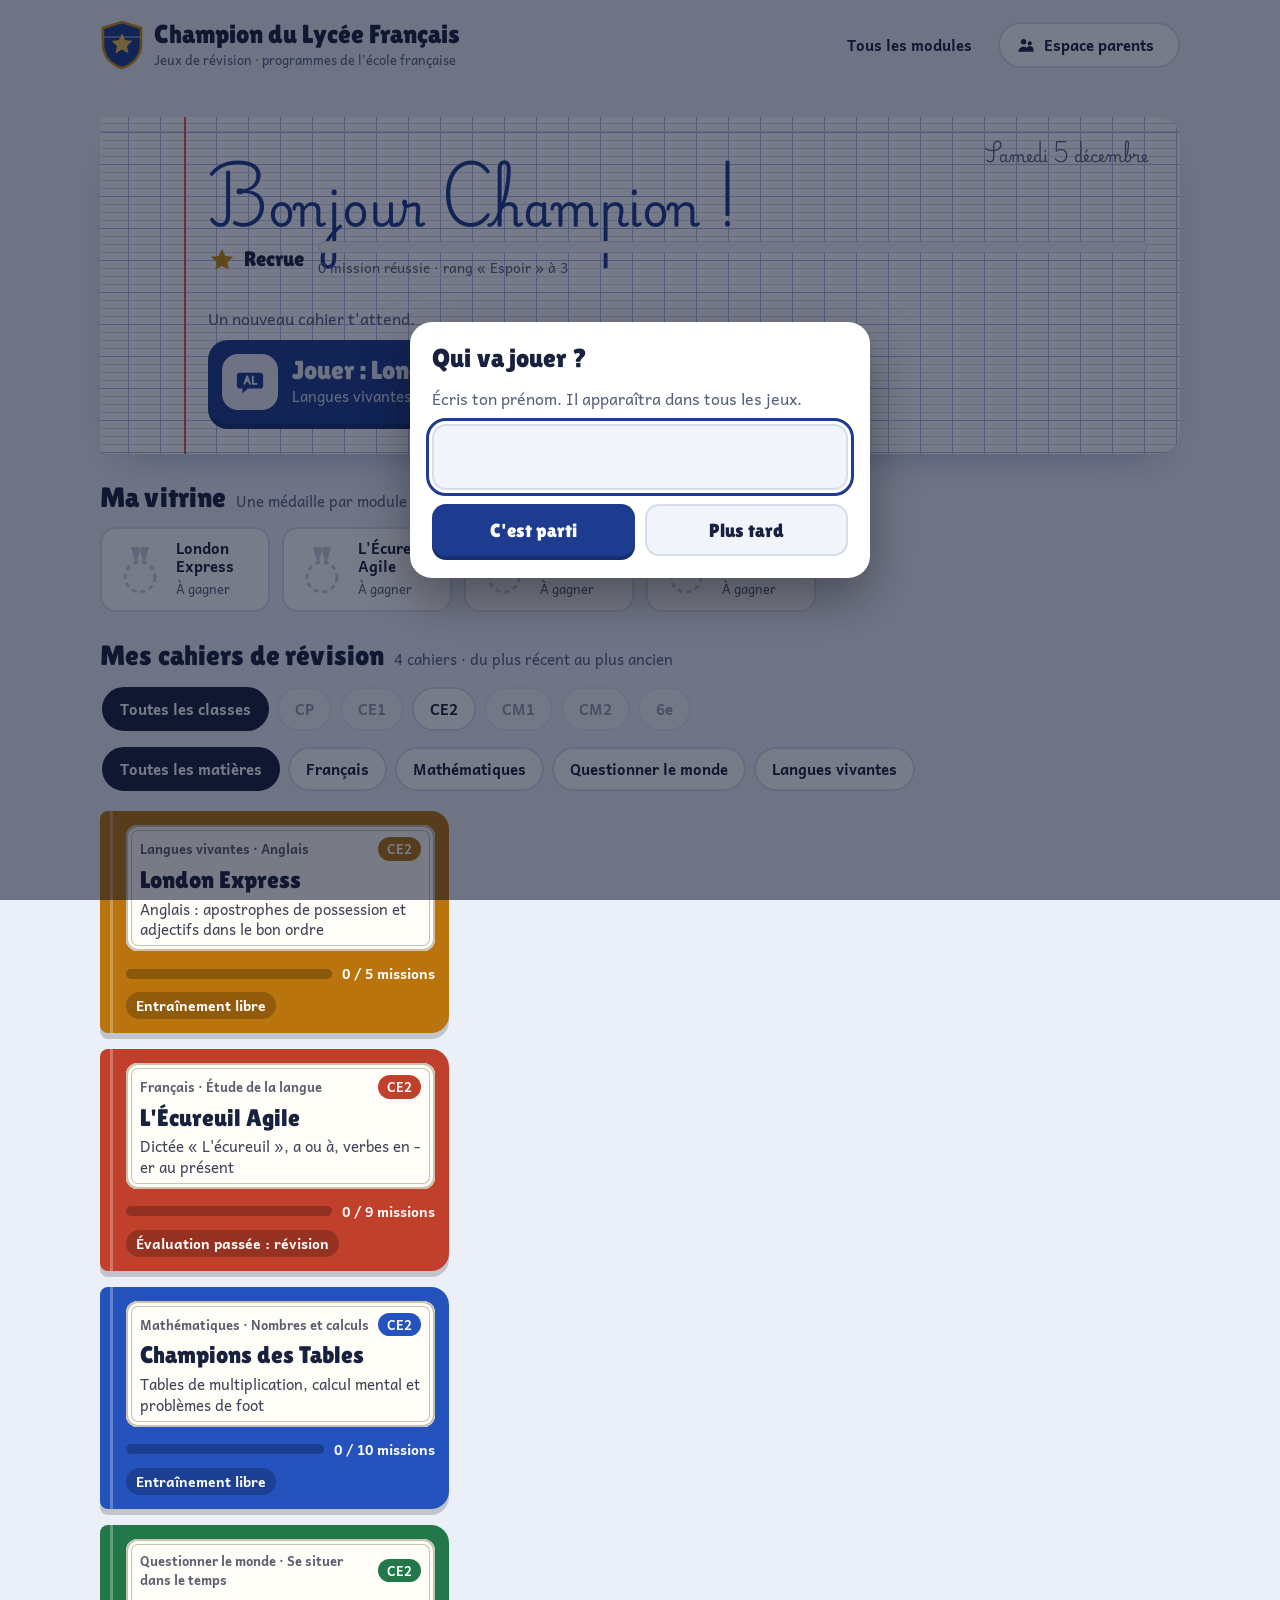
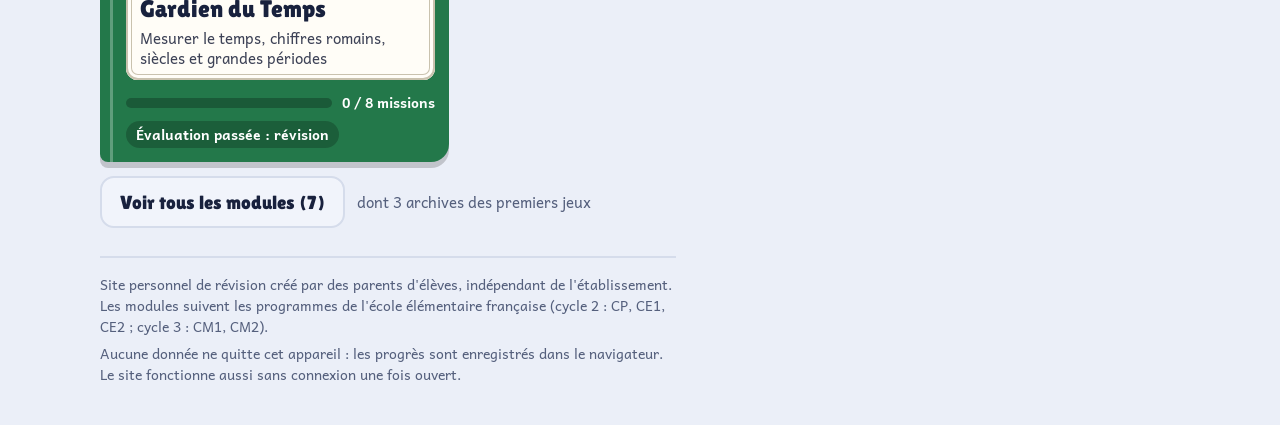
<file: index.html>
<!doctype html>
<html lang="fr">
<head>
<meta charset="utf-8">
<meta name="viewport" content="width=device-width,initial-scale=1,viewport-fit=cover">
<title>Champion du Lycée Français</title>
<meta name="claude:viewport-fit-sides" content="cover">
<meta name="description" content="Jeux de révision gamifiés pour les élèves du lycée français, conformes aux programmes de l'école élémentaire.">
<meta name="theme-color" content="#1D3B8F">
<meta name="apple-mobile-web-app-capable" content="yes">
<meta name="mobile-web-app-capable" content="yes">
<meta name="apple-mobile-web-app-title" content="Champion LF">
<link rel="icon" href="favicon.svg" type="image/svg+xml">
<link rel="apple-touch-icon" href="icons/apple-touch-icon.png">
<link rel="manifest" href="manifest.webmanifest">
<link rel="preconnect" href="https://fonts.googleapis.com">
<link rel="preconnect" href="https://fonts.gstatic.com" crossorigin>
<link rel="stylesheet" href="https://fonts.googleapis.com/css2?family=Andika:wght@400;700&family=Lilita+One&family=Playwrite+FR+Trad:wght@300;400&display=swap">
<link rel="stylesheet" href="assets/site.css">
<script src="assets/catalogue.js"></script>
<script src="assets/commun.js"></script>
</head>
<body>
<div class="page" id="page">
  <header class="entete">
    <a class="marque" href="./" aria-label="Champion du Lycée Français, accueil">
      <svg viewBox="0 0 44 50" aria-hidden="true">
        <path d="M22 2 L41 8 V24 C41 37 32 45 22 48 C12 45 3 37 3 24 V8 Z" fill="#1D3B8F" stroke="#C98E0E" stroke-width="2.5"/>
        <path d="M3 17 H41" stroke="#FFFFFF" stroke-width="2" opacity=".35"/>
        <path d="M22 13.5 l3.2 6.6 7.2.9 -5.3 5 1.4 7.2 -6.5-3.6 -6.5 3.6 1.4-7.2 -5.3-5 7.2-.9z" fill="#F2C14E"/>
      </svg>
      <span><b>Champion du Lycée Français</b><small>Jeux de révision · programmes de l'école française</small></span>
    </a>
    <nav class="nav" aria-label="Navigation du site">
      <a class="nav-lien" href="modules.html">Tous les modules</a>
      <a class="btn-parents" id="btn-parents" href="parents.html">
      <svg viewBox="0 0 24 24" aria-hidden="true"><circle cx="9" cy="8" r="3.2" fill="currentColor"/><circle cx="16.5" cy="10" r="2.5" fill="currentColor"/><path fill="currentColor" d="M3 20c0-3.6 2.7-6 6-6s6 2.4 6 6zM14.5 20c0-2-.6-3.6-1.7-4.8a4.5 4.5 0 0 1 8.2 2.8V20z"/></svg>
      Espace parents<i></i>
      </a>
    </nav>
    <p class="aide-parents" id="aide-parents" aria-live="polite"></p>
  </header>

  <div class="ancien" id="ancien" hidden>Ce navigateur est trop ancien pour les jeux. Ouvrez le site avec Edge, Chrome, Safari ou Firefox (Internet Explorer n'est plus pris en charge).</div>

  <section class="cahier" id="cahier" aria-labelledby="bonjour">
    <p class="date" id="date"></p>
    <h1 class="bonjour" id="bonjour">Bonjour !</h1>
    <div class="rang" id="rang"></div>
    <div class="mission-jour" id="mission-jour"></div>
  </section>

  <section class="bloc" aria-labelledby="titre-vitrine">
    <div class="bloc-titre"><h2 id="titre-vitrine">Ma vitrine</h2><p>Une médaille par module : bronze au tiers, argent aux deux tiers, or quand tout est réussi.</p></div>
    <div class="vitrine" id="vitrine"></div>
  </section>

  <section class="bloc" aria-labelledby="titre-modules">
    <div class="bloc-titre"><h2 id="titre-modules">Mes cahiers de révision</h2><p id="compte-modules"></p></div>
    <div class="filtres">
      <div class="puces" id="filtre-niveau" role="group" aria-label="Choisir la classe"></div>
      <div class="puces" id="filtre-domaine" role="group" aria-label="Choisir la matière"></div>
    </div>
    <div id="liste-modules"></div>
    <div class="lien-tous" id="lien-tous"></div>
  </section>

  <footer class="pied-site">
    <p>Site personnel de révision créé par des parents d'élèves, indépendant de l'établissement. Les modules suivent les programmes de l'école élémentaire française (cycle 2 : CP, CE1, CE2 ; cycle 3 : CM1, CM2).</p>
    <p>Aucune donnée ne quitte cet appareil : les progrès sont enregistrés dans le navigateur. Le site fonctionne aussi sans connexion une fois ouvert.</p>
  </footer>
</div>

<div class="voile" id="voile-prenom" hidden>
  <form class="fenetre" id="form-prenom" role="dialog" aria-modal="true" aria-labelledby="titre-prenom">
    <h2 id="titre-prenom">Qui va jouer ?</h2>
    <p>Écris ton prénom. Il apparaîtra dans tous les jeux.</p>
    <label class="visuellement-cache" for="champ-prenom">Prénom</label>
    <input class="champ" id="champ-prenom" name="prenom" maxlength="20" autocomplete="given-name" autocapitalize="words" spellcheck="false">
    <div class="rangee">
      <button class="btn" type="submit">C'est parti</button>
      <button class="btn discret" type="button" id="prenom-plus-tard">Plus tard</button>
    </div>
  </form>
</div>

<script nomodule>document.getElementById("ancien").hidden = false;</script>
<script src="assets/accueil.js" defer></script>
</body>
</html>
</file>
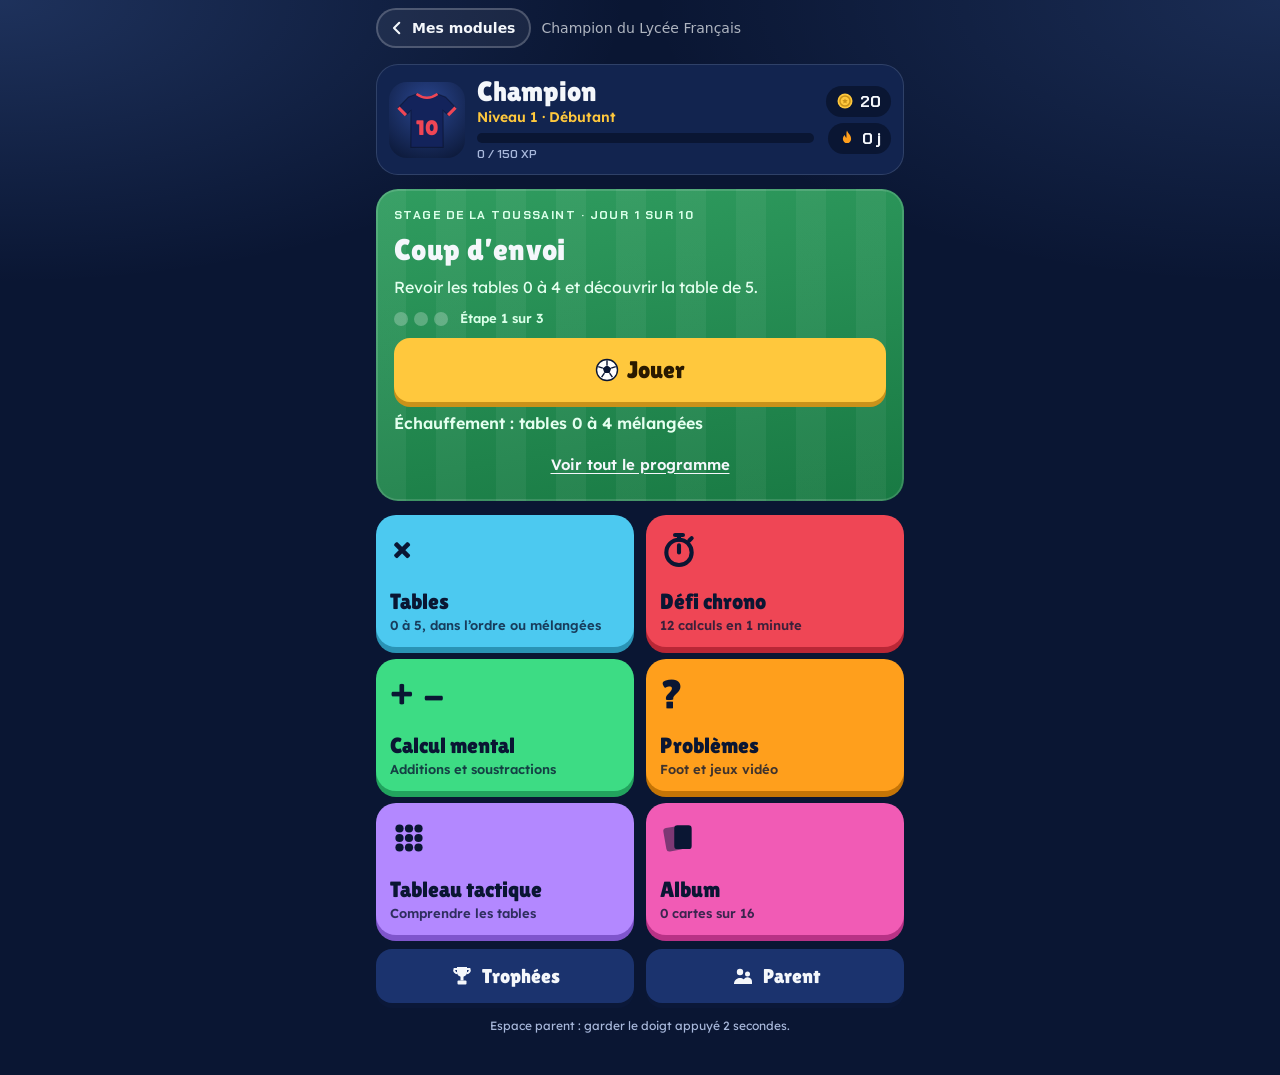
<file: modules/champions-des-tables/index.html>
<!doctype html>
<html lang="fr">
<head>
<meta charset="utf-8">
<meta name="viewport" content="width=device-width,initial-scale=1,viewport-fit=cover">
<title>Champions des Tables · Champion du Lycée Français</title>
<meta name="theme-color" content="#0A1633">
<meta name="apple-mobile-web-app-capable" content="yes">
<meta name="mobile-web-app-capable" content="yes">
<link rel="icon" href="../../favicon.svg" type="image/svg+xml">
<link rel="apple-touch-icon" href="../../icons/apple-touch-icon.png">
<link rel="manifest" href="../../manifest.webmanifest">
<link rel="preconnect" href="https://fonts.googleapis.com">
<link rel="preconnect" href="https://fonts.gstatic.com" crossorigin>
<link rel="stylesheet" href="https://fonts.googleapis.com/css2?family=Chakra+Petch:wght@600;700&family=Lexend:wght@400;500;600;700&family=Lilita+One&display=swap">
<style>:root{color-scheme:light;box-sizing:border-box;padding-top:env(safe-area-inset-top,0px);padding-bottom:env(safe-area-inset-bottom,0px)}html{scroll-padding-top:env(safe-area-inset-top,0px);-webkit-text-size-adjust:100%;text-size-adjust:100%}body{margin:0;padding:0;font:14px -apple-system,BlinkMacSystemFont,sans-serif;background:#fff;color:#000}img{max-width:100%}[hidden]:not([hidden=until-found i]){display:none!important}</style>
<!-- Lien avec le site : prénom, retour aux cahiers, temps de jeu, hors ligne -->
<script src="../../assets/catalogue.js"></script>
<script src="../../assets/commun.js"></script>
<script src="../../assets/module-bridge.js" data-module="champions-des-tables"></script>
</head>
<body>
<script nomodule>window.onload=function(){document.body.innerHTML='<p style="font:18px sans-serif;margin:24px">Ce navigateur est trop ancien pour ce jeu. Ouvrez le site avec Edge, Chrome, Safari ou Firefox.</p>';};</script>
<style>
:root{
  /* Layout : une colonne (560px max). Tableau d'affichage en haut, tuiles de modes vives, match = terrain + grande opération + pavé numérique. Un seul thème assumé : stade de nuit. */
  --night:#0A1633; --night-2:#12244F; --night-3:#1B336E; --night-4:#2A4690;
  --line:rgba(226,236,255,.14); --chalk:#F4F7FB; --muted:#A8B8DB; --ink:#0A1633;
  --pitch:#1E9452; --pitch-2:#198648;
  --gold:#FFC83D; --gold-d:#C9921A; --red:#EF4655; --red-d:#B92736; --sky:#4CC9F0; --sky-d:#2A93B5;
  --green:#3DDC84; --green-d:#22A35E; --orange:#FF9F1C; --orange-d:#C47406; --violet:#B388FF; --violet-d:#7F55CC; --pink:#F15BB5; --pink-d:#B83286;
  --f-display:'Lilita One','Arial Rounded MT Bold','Trebuchet MS',system-ui,sans-serif;
  --f-body:'Lexend',system-ui,-apple-system,'Segoe UI',Roboto,sans-serif;
  --f-score:'Chakra Petch',ui-monospace,'SF Mono',Menlo,Consolas,monospace;
  color-scheme:dark;
}
*{box-sizing:border-box}
[hidden]{display:none!important}
html,body{height:100%}
body{margin:0;background-color:var(--night);background-image:radial-gradient(70% 45% at 0% 0%,rgba(110,160,255,.20),transparent 70%),radial-gradient(70% 45% at 100% 0%,rgba(110,160,255,.16),transparent 70%);background-attachment:fixed;color:var(--chalk);font:400 16px/1.45 var(--f-body);-webkit-tap-highlight-color:transparent;overscroll-behavior-y:none}
#app{max-width:560px;margin:0 auto;padding-left:max(16px,env(safe-area-inset-left,0px));padding-right:max(16px,env(safe-area-inset-right,0px));padding-block:14px 40px;display:flex;flex-direction:column;gap:14px}
h1,h2,h3{font-family:var(--f-display);font-weight:400;letter-spacing:.01em;margin:0;line-height:1.1;text-wrap:balance}
p{margin:0}
button{font:inherit;color:inherit;border:0;background:none;cursor:pointer;padding:0}
button:focus-visible,input:focus-visible,summary:focus-visible{outline:3px solid var(--gold);outline-offset:2px}
svg{display:block}

.btn{display:inline-flex;align-items:center;justify-content:center;gap:8px;min-height:54px;padding:0 20px;border-radius:16px;font-family:var(--f-display);font-size:20px;background:var(--gold);color:#2A1A00;box-shadow:0 5px 0 var(--gold-d);transition:transform .08s,box-shadow .08s;text-align:center;line-height:1.1}
.btn:active{transform:translateY(4px);box-shadow:0 1px 0 var(--gold-d)}
.btn svg{width:24px;height:24px;flex:none}
.btn.alt{background:var(--night-3);color:var(--chalk);box-shadow:0 5px 0 #0B1838}
.btn.green{background:var(--green);color:var(--ink);box-shadow:0 5px 0 var(--green-d)}
.btn.danger{background:var(--red);color:#fff;box-shadow:0 5px 0 var(--red-d)}
.btn.block{width:100%}
.btn.big{min-height:64px;font-size:24px}
.btn[disabled]{opacity:.45;pointer-events:none}
.link{color:inherit;text-decoration:underline;text-underline-offset:3px;font-weight:600;padding:8px;align-self:center;font-size:15px}
.mini{display:inline-flex;align-items:center;gap:6px;padding:9px 12px;border-radius:12px;background:var(--night-3);font-weight:600;font-size:14px;border:1px solid var(--line)}
.mini svg{width:16px;height:16px}

/* Accueil */
.hero{display:grid;grid-template-columns:auto 1fr auto;gap:12px;align-items:center;background:var(--night-2);border:1px solid var(--line);border-radius:22px;padding:12px}
.avatar{width:76px;height:76px;border-radius:18px;background:radial-gradient(circle at 50% 30%,var(--night-4),var(--night));display:grid;place-items:center}
.who{min-width:0}
.name{font-family:var(--f-display);font-size:28px;line-height:1}
.lvl{color:var(--gold);font-weight:600;font-size:14px;margin-top:2px}
.xpbar{height:10px;background:var(--night);border-radius:99px;overflow:hidden;margin-top:6px}
.xpbar i{display:block;height:100%;background:linear-gradient(90deg,var(--gold),#FFE08A);border-radius:inherit}
.xpnum{font:600 12px var(--f-score);color:var(--muted);margin-top:3px;font-variant-numeric:tabular-nums}
.wallet{display:flex;flex-direction:column;gap:6px;align-items:flex-end}
.pill{display:inline-flex;align-items:center;gap:6px;padding:5px 10px;border-radius:99px;background:var(--night);font:700 16px var(--f-score);font-variant-numeric:tabular-nums;white-space:nowrap}
.pill svg{width:18px;height:18px}
.pill.flame{color:var(--orange)}
.pill.flame b{color:var(--chalk)}

.mission{background-color:var(--pitch);background-image:repeating-linear-gradient(90deg,rgba(255,255,255,.05) 0 30px,transparent 30px 60px),linear-gradient(170deg,rgba(255,255,255,.08),rgba(0,0,0,.18));border-radius:22px;padding:18px;display:flex;flex-direction:column;gap:10px;box-shadow:inset 0 0 0 2px rgba(255,255,255,.14)}
.mission.wait{background-color:var(--night-2)}
.eyebrow{font:700 12px var(--f-score);letter-spacing:.12em;text-transform:uppercase;color:#D9FFE8}
.mission.wait .eyebrow{color:var(--gold)}
.mission h2{font-size:30px}
.mission p{color:#E4FFEF}
.mission.wait p{color:var(--muted)}
.dots{display:flex;gap:6px;align-items:center;font-size:13px;color:#D9FFE8;font-weight:600}
.dot{width:14px;height:14px;border-radius:50%;background:rgba(255,255,255,.25)}
.dot.on{background:var(--gold)}
.dots span:last-child{margin-left:6px}

.tiles{display:grid;grid-template-columns:1fr 1fr;gap:12px}
.tile{display:flex;flex-direction:column;align-items:flex-start;gap:4px;padding:14px;border-radius:20px;min-height:132px;text-align:left;color:var(--ink);background:var(--tc);box-shadow:0 6px 0 var(--td);transition:transform .08s,box-shadow .08s}
.tile:active{transform:translateY(5px);box-shadow:0 1px 0 var(--td)}
.glyph{font-family:var(--f-display);font-size:40px;line-height:1;height:42px;display:flex;align-items:center;margin-bottom:auto}
.glyph svg{width:38px;height:38px}
.tn{font-family:var(--f-display);font-size:22px;line-height:1.05}
.ts{font-size:13px;font-weight:600;opacity:.78;line-height:1.25}
.row2{display:grid;grid-template-columns:1fr 1fr;gap:12px}
.hold{position:relative;overflow:hidden}
.holdfill{position:absolute;left:0;bottom:0;height:5px;width:0;background:var(--gold)}
.hold.holding .holdfill{width:100%;transition:width 1.8s linear}
.foot{text-align:center;font-size:12px;color:var(--muted)}

/* Écrans */
.top{display:grid;grid-template-columns:44px 1fr auto;align-items:center;gap:10px}
.top h1{font-size:25px}
.iconbtn{width:44px;height:44px;border-radius:14px;background:var(--night-2);display:grid;place-items:center;border:1px solid var(--line)}
.iconbtn svg{width:20px;height:20px}
.card{background:var(--night-2);border:1px solid var(--line);border-radius:18px;padding:14px;display:flex;flex-direction:column;gap:10px}
.lbl{font:700 12px var(--f-score);letter-spacing:.12em;text-transform:uppercase;color:var(--muted)}
.help{font-size:14px;color:var(--muted)}
.lead{font-size:16px;color:var(--muted)}
.tchips{display:grid;grid-template-columns:repeat(6,1fr);gap:8px}
.tchip{aspect-ratio:1;border-radius:14px;background:var(--night-3);font-family:var(--f-display);font-size:24px;display:grid;place-items:center;position:relative;color:var(--chalk)}
.tchip.on{background:var(--tc);color:var(--ink);box-shadow:0 4px 0 rgba(0,0,0,.35)}
.tchip.locked{opacity:.45}
.tchip.locked svg{position:absolute;top:5px;right:5px;width:12px;height:12px}
.tchip[disabled]{cursor:default}
.presets{display:flex;flex-wrap:wrap;gap:8px}
.seg{display:grid;grid-template-columns:repeat(auto-fit,minmax(92px,1fr));gap:6px;background:var(--night);padding:5px;border-radius:14px}
.seg button{padding:11px 8px;border-radius:10px;font-weight:600;font-size:15px;color:var(--muted);line-height:1.2}
.seg button.on{background:var(--sky);color:var(--ink)}
.fmts{display:flex;flex-direction:column;gap:10px}
.fmt{display:grid;grid-template-columns:1fr auto;gap:2px 12px;text-align:left;padding:14px;border-radius:18px;background:var(--night-2);border:2px solid var(--line)}
.fmt.on{border-color:var(--red);background:linear-gradient(135deg,rgba(239,70,85,.22),var(--night-2))}
.fmt-n{font-family:var(--f-display);font-size:22px}
.fmt-big{grid-row:span 3;align-self:center;font:700 34px/1 var(--f-score);color:var(--gold);text-align:right}
.fmt-big small{display:block;font-size:13px;color:var(--muted)}
.fmt-d{font-size:13px;color:var(--muted)}
.fmt-r{font:600 13px var(--f-score);color:var(--sky)}

/* Match */
.game{display:flex;flex-direction:column;gap:10px}
.gbar{display:grid;grid-template-columns:44px 1fr auto;align-items:center;gap:12px}
.m-chrono .gbar{grid-template-columns:44px 1fr auto auto}
.track{height:14px;border-radius:99px;background:var(--night-3);position:relative;margin-right:13px}
.track i{position:absolute;inset:0 auto 0 0;width:0;background:linear-gradient(90deg,var(--pitch),var(--green));border-radius:inherit;transition:width .3s}
.track b{position:absolute;top:50%;left:0;width:26px;height:26px;transform:translate(-50%,-50%);transition:left .3s}
.track b svg{width:100%;height:100%}
.combo{min-width:58px;display:flex;align-items:center;justify-content:flex-end;gap:2px;font:700 20px var(--f-score);color:var(--orange)}
.combo svg{width:22px;height:22px}
.combo.hot{color:var(--gold);animation:pulse .5s infinite alternate}
.clock{font:700 36px/1 var(--f-score);text-align:center;font-variant-numeric:tabular-nums}
.clock.low{color:var(--red)}
.count{font:700 26px/1 var(--f-score);font-variant-numeric:tabular-nums;white-space:nowrap}
.count small{font-size:15px;color:var(--muted)}
.pace{display:flex;flex-direction:column;gap:5px}
.pacebar{height:10px;border-radius:99px;background:var(--night-3);position:relative}
.pacebar i{position:absolute;inset:0 auto 0 0;width:0;background:var(--sky);border-radius:inherit;transition:width .25s}
.pacebar b{position:absolute;top:-4px;width:4px;height:18px;background:var(--gold);border-radius:2px;left:0;transform:translateX(-50%)}
.pacetxt{font-size:13px;color:var(--muted);font-weight:600}
.pacetxt.ahead{color:var(--green)}
.pacetxt.behind{color:var(--orange)}
.stage{position:relative;width:min(100%,52vh);margin-inline:auto;aspect-ratio:360/190;border-radius:18px;overflow:hidden;box-shadow:inset 0 0 0 2px rgba(255,255,255,.1),0 10px 30px -12px rgba(0,0,0,.6)}
.m-chrono .stage{width:min(100%,38vh)}
.stage>svg{width:100%;height:100%}
.ball{position:absolute;left:50%;top:72.6%;width:7%;aspect-ratio:1;transform:translate(-50%,-50%);filter:drop-shadow(0 3px 2px rgba(0,0,0,.45))}
.ball svg{width:100%;height:100%}
.net{transform-box:fill-box;transform-origin:50% 0}
.net.shake{animation:netshake .45s}
.keeper{transform-box:fill-box;transform-origin:50% 100%;transition:transform .3s cubic-bezier(.25,.8,.3,1)}
.keeper.dl{transform:translate(-20px,4px) rotate(-68deg)}
.keeper.dr{transform:translate(20px,4px) rotate(68deg)}
.qzone{min-height:100px;display:flex;flex-direction:column;align-items:center;justify-content:center;gap:10px}
.lvltag{font:700 12px var(--f-score);letter-spacing:.1em;text-transform:uppercase;color:var(--green);background:rgba(61,220,132,.12);padding:3px 10px;border-radius:99px}
.lvltag.up{animation:pop .4s}
.eq{font-family:var(--f-display);font-size:clamp(44px,13vw,74px);line-height:1;display:flex;align-items:center;gap:.2em;flex-wrap:wrap;justify-content:center;font-variant-numeric:tabular-nums}
.eq .op{color:var(--muted)}
.eq .word{font-family:var(--f-body);font-weight:700;font-size:.42em;color:var(--muted)}
.slot{display:inline-flex;align-items:center;justify-content:center;min-width:1.5em;height:1.15em;padding:0 .12em;border-radius:.18em;background:rgba(255,255,255,.08);border-bottom:.08em solid var(--gold);color:var(--gold);font-variant-numeric:tabular-nums}
.slot.empty::after{content:'';width:.06em;height:.7em;background:var(--gold);animation:blink 1s steps(1) infinite}
.slot.good{background:rgba(61,220,132,.2);border-color:var(--green);color:var(--green)}
.slot.bad{background:rgba(239,70,85,.18);border-color:var(--red);color:var(--red)}
.file{display:flex;gap:4px;flex-wrap:wrap;justify-content:center}
.file span{min-width:34px;padding:4px 6px;border-radius:8px;background:var(--night-3);font:700 15px var(--f-score);text-align:center;color:var(--muted)}
.file span.on{background:var(--tc);color:var(--ink)}
.file span.cur{outline:2px solid var(--gold);color:var(--gold)}
.file.big span{background:var(--tc);color:var(--ink);font-size:17px;min-width:40px}
.fb:empty{display:none}
.pad{display:grid;grid-template-columns:repeat(3,1fr);gap:8px}
.key{height:60px;border-radius:16px;background:var(--night-3);font:700 30px var(--f-score);box-shadow:0 4px 0 #0B1838;color:var(--chalk);display:grid;place-items:center}
.key:active{transform:translateY(3px);box-shadow:0 1px 0 #0B1838}
.key.ok{background:var(--green);color:var(--ink);box-shadow:0 4px 0 var(--green-d);font-family:var(--f-display);font-size:24px;font-weight:400}
.key.del svg{width:28px;height:28px}
.corr{background:var(--night-2);border:2px solid var(--orange);border-radius:18px;padding:16px;display:flex;flex-direction:column;gap:10px;animation:pop .25s}
.corr-t{font-family:var(--f-display);font-size:22px;color:var(--orange)}
.corr-eq{font-family:var(--f-display);font-size:38px;line-height:1.1}
.corr-eq b{color:var(--green);font-weight:400}
.corr-eq.small{font-size:24px}
.corr-you{color:var(--muted);font-size:14px}
.corr-hint{display:flex;gap:8px;align-items:flex-start;background:var(--night);border-radius:12px;padding:10px 12px;font-size:16px}
.corr-hint svg{flex:none;width:20px;height:20px;color:var(--gold);margin-top:2px}
.corr-note{font-size:13px;color:var(--muted)}
.fixflash{font-family:var(--f-display);font-size:30px;color:var(--orange);text-align:center;animation:pop .2s}
.prob{width:100%;background:var(--night-2);border:1px solid var(--line);border-radius:18px;padding:16px;display:flex;flex-direction:column;gap:12px}
.ptag{font:700 12px var(--f-score);letter-spacing:.12em;text-transform:uppercase;color:var(--orange)}
.ptext{font-size:20px;line-height:1.55;font-weight:500;max-width:60ch}
.ptools{display:flex;gap:8px;flex-wrap:wrap}
.phint{background:var(--night);border-radius:12px;padding:10px 12px;font-size:15px;color:#FFE7A8}
.pans{display:flex;align-items:center;gap:10px;font-weight:600;font-size:18px;flex-wrap:wrap}
.pans .slot{font-family:var(--f-display);font-size:42px;font-weight:400}
.unit{color:var(--muted)}

/* Bandeaux, fenêtres, confettis */
.banner{position:fixed;left:50%;top:32%;transform:translate(-50%,-50%);opacity:0;pointer-events:none;z-index:40;text-align:center;display:flex;flex-direction:column;align-items:center;gap:6px;width:max-content;max-width:92vw}
.banner b{font-family:var(--f-display);font-weight:400;font-size:clamp(60px,19vw,104px);line-height:.9;color:var(--gold);-webkit-text-stroke:4px var(--ink);paint-order:stroke fill;text-shadow:0 7px 0 rgba(0,0,0,.35)}
.banner span{font-family:var(--f-display);font-size:23px;background:var(--ink);padding:5px 16px;border-radius:99px;color:var(--chalk)}
.banner.show{animation:bannerIn var(--bd,900ms) ease-out forwards}
.banner.info b{font-size:clamp(34px,10vw,52px);color:var(--sky)}
.banner.save b{font-size:clamp(40px,12vw,64px);color:var(--orange)}
.modal{position:fixed;inset:0;z-index:30;background:rgba(5,10,28,.8);display:grid;place-items:center;padding:max(16px,env(safe-area-inset-top,0px)) max(16px,env(safe-area-inset-right,0px)) max(16px,env(safe-area-inset-bottom,0px)) max(16px,env(safe-area-inset-left,0px));-webkit-backdrop-filter:blur(4px);backdrop-filter:blur(4px)}
.mbox{background:var(--night-2);border:1px solid var(--line);border-radius:22px;padding:20px;max-width:420px;width:100%;display:flex;flex-direction:column;gap:12px;text-align:center;animation:pop .25s}
.mbox h2{font-size:28px}
.cd{font-family:var(--f-display);font-size:140px;line-height:1;color:var(--gold);-webkit-text-stroke:5px var(--ink);paint-order:stroke fill;animation:pop .45s}
#fx{position:fixed;inset:0;width:100%;height:100%;pointer-events:none;z-index:45}

/* Résultats */
.results{display:flex;flex-direction:column;gap:12px;text-align:center}
.results h2{font-size:32px}
.stars{display:flex;justify-content:center;align-items:flex-end;gap:8px}
.stars svg{width:64px;height:64px;color:var(--night-3)}
.stars .st1 svg{width:80px;height:80px}
.stars svg.on{color:var(--gold);animation:starIn .55s both}
.scoreline{font-size:16px;color:var(--muted)}
.scoreline b{color:var(--chalk);font:700 20px var(--f-score)}
.coach{display:flex;gap:12px;align-items:flex-start;text-align:left;background:var(--night-2);border:1px solid var(--line);border-radius:18px;padding:14px}
.cic{flex:none;width:44px;height:44px;border-radius:50%;background:var(--sky);display:grid;place-items:center;color:var(--ink)}
.cic svg{width:24px;height:24px}
.rewards{display:flex;justify-content:center;gap:10px;flex-wrap:wrap}
.rw{padding:8px 14px;border-radius:99px;background:var(--night-2);font:700 18px var(--f-score);display:inline-flex;gap:6px;align-items:center}
.rw svg{width:20px;height:20px}
.newbox{background:linear-gradient(135deg,#3A2A00,#5C4300);border:2px solid var(--gold);border-radius:18px;padding:12px;display:flex;flex-direction:column;gap:4px;animation:pop .4s}
.newbox b{font-family:var(--f-display);font-weight:400;font-size:21px;color:var(--gold)}
.newbox span{font-size:14px;color:#FFEFC2}
.chiplist{display:flex;flex-wrap:wrap;gap:6px;justify-content:center}
.chiplist.left{justify-content:flex-start}
.fchip{padding:6px 10px;border-radius:10px;background:var(--night-3);font:700 16px var(--f-score)}
.fchip small{color:var(--muted);font-size:11px}

/* Programme */
.day{background:var(--night-2);border:1px solid var(--line);border-radius:18px;padding:12px;display:flex;flex-direction:column;gap:10px}
.day.cur{border-color:var(--gold);box-shadow:0 0 0 2px rgba(255,200,61,.22)}
.day.locked{opacity:.55}
.day-h{display:grid;grid-template-columns:48px 1fr auto;gap:12px;align-items:center}
.day-n{width:48px;height:48px;border-radius:14px;background:var(--night-3);display:grid;place-items:center;font-family:var(--f-display);font-size:20px}
.day.done .day-n{background:var(--green);color:var(--ink)}
.day h3{font-size:20px}
.day p{font-size:14px;color:var(--muted)}
.day-h>svg{width:24px;height:24px;color:var(--green)}
.day.locked .day-h>svg{color:var(--muted)}
.day-steps{display:flex;flex-direction:column;gap:6px}
.stepbtn{display:grid;grid-template-columns:34px 1fr;gap:10px;align-items:center;text-align:left;padding:10px;border-radius:12px;background:var(--night-3);font-weight:500;font-size:15px}
.sb-ic{width:34px;height:34px;border-radius:50%;background:var(--night);display:grid;place-items:center;font:700 15px var(--f-score)}
.stepbtn.ok .sb-ic{background:var(--green);color:var(--ink)}
.sb-ic svg{width:18px;height:18px}
.finale{text-align:center;align-items:center}
.finale svg{width:56px;height:56px;color:var(--gold)}

/* Tableau tactique */
.learn-field{background:repeating-linear-gradient(90deg,var(--pitch) 0 32px,var(--pitch-2) 32px 64px);border-radius:18px;padding:16px 10px;min-height:120px;display:grid;place-items:center;box-shadow:inset 0 0 0 2px rgba(255,255,255,.14)}
.balls{display:flex;flex-direction:column;gap:5px;width:100%}
.brow{display:grid;grid-template-columns:repeat(var(--cols),minmax(0,26px)) 2.8em;gap:5px;justify-content:center;align-items:center}
.lb{aspect-ratio:1;width:100%;border-radius:50%;background:radial-gradient(circle at 35% 30%,#fff 0 30%,#D5DEEE 32%);box-shadow:0 2px 0 rgba(0,0,0,.3);transition:background .25s}
.brow.lit .lb{background:radial-gradient(circle at 35% 30%,#fff 0 18%,var(--tc) 21%)}
.rl{font:700 15px var(--f-score);color:#fff;opacity:0;transition:opacity .25s}
.brow.lit .rl{opacity:1}
.zero{font-family:var(--f-display);font-size:24px;text-align:center}
.stepper{display:grid;grid-template-columns:58px 1fr 58px;gap:10px;align-items:center;text-align:center}
.stepper button{height:58px;border-radius:16px;background:var(--night-3);font:400 32px var(--f-display);box-shadow:0 4px 0 #0B1838}
.stepper button:active{transform:translateY(3px);box-shadow:0 1px 0 #0B1838}
.stepper b{display:block;font-family:var(--f-display);font-size:36px;line-height:1;font-weight:400}
.learn-eq{text-align:center;font-family:var(--f-display);font-size:50px;line-height:1}
.learn-eq b{color:var(--gold);font-weight:400}
.learn-sum{text-align:center;color:var(--muted);font:600 16px var(--f-score);min-height:1.4em}
.tip{border:2px dashed rgba(255,200,61,.5);border-radius:18px;padding:14px;display:flex;flex-direction:column;gap:6px}
.tip-t{display:flex;gap:8px;align-items:center;font-family:var(--f-display);font-size:20px;color:var(--gold)}
.tip-t svg{width:20px;height:20px}

/* Album, vestiaire */
.packbar{display:flex;justify-content:space-between;align-items:center;gap:12px;flex-wrap:wrap;background:var(--night-2);border-radius:18px;padding:12px;border:1px solid var(--line)}
.packbar .pill{font-size:22px}
.album{display:grid;grid-template-columns:repeat(auto-fill,minmax(100px,1fr));gap:10px}
.pcard{aspect-ratio:3/4;border-radius:14px;padding:10px 8px;display:flex;flex-direction:column;align-items:center;justify-content:space-between;text-align:center;background:linear-gradient(160deg,var(--night-3),var(--night));border:3px solid var(--rc);position:relative;box-shadow:0 0 18px -6px var(--rc)}
.pc-rar{font:700 10px var(--f-score);letter-spacing:.12em;text-transform:uppercase;color:var(--rc)}
.pc-ic{width:52%;color:var(--rc)}
.pc-ic svg{width:100%;height:auto}
.pc-n{font-family:var(--f-display);font-size:15px;line-height:1.1}
.pc-x{position:absolute;top:6px;right:6px;background:var(--rc);color:var(--ink);border-radius:99px;font:700 11px var(--f-score);padding:1px 6px}
.pcard.empty{border:2px dashed var(--line);box-shadow:none;--rc:var(--muted)}
.pcard.empty .pc-ic{font-family:var(--f-display);font-size:44px;color:var(--night-4);text-align:center}
.reveal .pcard{width:170px;margin:0 auto;animation:flip .7s cubic-bezier(.2,1.2,.4,1)}
.reveal .pc-n{font-size:20px}
.locker{display:flex;flex-direction:column;align-items:center;gap:12px}
.bigjersey svg{filter:drop-shadow(0 12px 18px rgba(0,0,0,.45))}
.locker .stepper{width:100%}
.jerseys{display:grid;grid-template-columns:repeat(auto-fill,minmax(84px,1fr));gap:8px}
.jbtn{display:flex;flex-direction:column;align-items:center;gap:4px;padding:8px;border-radius:14px;background:var(--night-3);border:2px solid transparent;font-size:13px;font-weight:600}
.jbtn.on{border-color:var(--gold)}
.jbtn[aria-disabled="true"]{opacity:.45}

/* Progrès */
.medals{display:grid;grid-template-columns:repeat(6,1fr);gap:8px 6px}
.medal{display:flex;flex-direction:column;align-items:center;gap:3px}
.medal span{width:100%;aspect-ratio:1;border-radius:50%;display:grid;place-items:center;font-family:var(--f-display);font-size:22px;background:radial-gradient(closest-side,var(--night-2) 74%,transparent 76%),conic-gradient(var(--tc) calc(var(--p)*1%),var(--night-3) 0)}
.medal small{font:600 11px var(--f-score);color:var(--muted);white-space:nowrap}
.medal.won span{background:radial-gradient(closest-side,var(--tc) 74%,transparent 76%),conic-gradient(var(--gold) 0 100%);color:var(--ink)}
.medal.locked{opacity:.4}
.mapwrap{overflow-x:auto}
table.map{border-collapse:separate;border-spacing:2px;margin:0 auto;font:600 11px var(--f-score)}
.map th{color:var(--muted);width:24px;height:22px;font-weight:700}
.map td{width:24px;height:24px;border-radius:5px}
.l-off{background:transparent;box-shadow:inset 0 0 0 1px var(--line)}
.l-new{background:var(--night-3)}
.l-low{background:#C2414F}
.l-mid{background:var(--orange)}
.l-good{background:#8AD43A}
.l-top{background:var(--green)}
.legend{display:flex;gap:12px;flex-wrap:wrap;font-size:12px;color:var(--muted)}
.legend i{display:inline-block;width:12px;height:12px;border-radius:3px;margin-right:5px;vertical-align:-2px}
.badges{display:grid;grid-template-columns:repeat(auto-fill,minmax(150px,1fr));gap:8px}
.badge{display:grid;grid-template-columns:38px 1fr;gap:8px;align-items:center;padding:8px;border-radius:12px;background:var(--night-3);min-width:0}
.badge .bi{width:38px;height:38px;border-radius:50%;display:grid;place-items:center;background:var(--night);color:var(--night-4)}
.badge.won .bi{background:var(--gold);color:var(--ink)}
.badge .bi svg{width:20px;height:20px}
.badge b{display:block;font-size:14px;line-height:1.2}
.badge small{font-size:12px;color:var(--muted);line-height:1.2;display:block}
.badge:not(.won){opacity:.6}
.records{display:flex;flex-direction:column;gap:6px}
.rec{display:flex;justify-content:space-between;align-items:center;gap:10px;padding:9px 10px;border-radius:10px;background:var(--night-3);font-size:14px}
.rec b{font-family:var(--f-score);text-align:right}

/* Parent */
.kpis{display:grid;grid-template-columns:repeat(3,1fr);gap:8px;text-align:center}
.kpis b{display:block;font:700 28px var(--f-score);font-variant-numeric:tabular-nums}
.kpis small{color:var(--muted);font-size:12px}
.bars{display:grid;grid-template-columns:repeat(7,1fr);gap:6px;align-items:end}
.bar{display:flex;flex-direction:column;align-items:center;justify-content:flex-end;gap:4px;height:150px}
.bar i{width:70%;background:var(--sky);border-radius:6px 6px 2px 2px;min-height:2px}
.bar em{font:700 12px var(--f-score);font-style:normal}
.bar small{font:600 11px var(--f-score);color:var(--muted)}
.tscroll{overflow-x:auto}
.ttable{width:100%;border-collapse:collapse;font-size:14px}
.ttable td,.ttable th{padding:7px 4px;border-bottom:1px solid var(--line);text-align:left;white-space:nowrap}
.ttable th{font:700 11px var(--f-score);letter-spacing:.08em;text-transform:uppercase;color:var(--muted)}
.ttable .num{text-align:right;font-family:var(--f-score);font-variant-numeric:tabular-nums}
.st{display:inline-block;padding:2px 8px;border-radius:99px;font-size:12px;font-weight:600}
.st-ok{background:rgba(61,220,132,.2);color:var(--green)}
.st-mid{background:rgba(255,159,28,.2);color:var(--orange)}
.st-new{background:var(--night-3);color:var(--muted)}
.st-off{color:var(--muted);box-shadow:inset 0 0 0 1px var(--line)}
.minibar{height:8px;border-radius:99px;background:var(--night-3);overflow:hidden;min-width:60px}
.minibar i{display:block;height:100%;background:var(--tc)}
.switch{display:flex;justify-content:space-between;align-items:center;gap:12px;padding:10px 0;border-bottom:1px solid var(--line);width:100%;text-align:left;font-weight:500}
.sw{width:52px;height:30px;border-radius:99px;background:var(--night-3);position:relative;flex:none;transition:background .2s}
.sw::after{content:'';position:absolute;top:3px;left:3px;width:24px;height:24px;border-radius:50%;background:#fff;transition:transform .2s}
.switch[aria-pressed="true"] .sw{background:var(--green)}
.switch[aria-pressed="true"] .sw::after{transform:translateX(22px)}
input.txt{width:100%;padding:12px;border-radius:12px;border:1px solid var(--line);background:var(--night);color:var(--chalk);font:500 16px var(--f-body)}
details.tips summary{cursor:pointer;font-weight:600;list-style-position:inside}
details.tips p{font-size:14px;color:var(--muted);margin-top:8px}
details.tips p b{color:var(--chalk)}

/* Pause active */
.breakbox{display:flex;flex-direction:column;align-items:center;gap:16px;text-align:center}
.ring{width:160px;height:160px;border-radius:50%;display:grid;place-items:center;background:radial-gradient(closest-side,var(--night) 80%,transparent 82%),conic-gradient(var(--green) calc(var(--p)*1%),var(--night-3) 0);font:700 48px var(--f-score)}
.breakbox h2{font-size:28px;max-width:20ch}

@keyframes netshake{0%,100%{transform:none}25%{transform:translateY(4px) scaleY(1.05)}55%{transform:translateY(-1px)}80%{transform:translateY(2px)}}
@keyframes bannerIn{0%{opacity:0;transform:translate(-50%,-50%) scale(.4)}14%{opacity:1;transform:translate(-50%,-50%) scale(1.1)}24%{transform:translate(-50%,-50%) scale(1)}78%{opacity:1;transform:translate(-50%,-50%) scale(1)}100%{opacity:0;transform:translate(-50%,-50%) scale(1.04)}}
@keyframes pop{0%{transform:scale(.85);opacity:0}100%{transform:scale(1);opacity:1}}
@keyframes starIn{0%{transform:scale(0) rotate(-90deg)}70%{transform:scale(1.25)}100%{transform:scale(1)}}
@keyframes flip{0%{transform:rotateY(90deg) scale(.6)}100%{transform:none}}
@keyframes blink{50%{opacity:0}}
@keyframes pulse{to{transform:scale(1.12)}}
@media (min-height:820px){.key{height:66px}}
@media (prefers-reduced-motion:reduce){
  *,*::before,*::after{animation-duration:.01ms!important;transition-duration:.01ms!important}
  .banner.show{animation:none!important;opacity:1;transform:translate(-50%,-50%)}
}
</style>

<div id="app"></div>
<div id="banner" class="banner" aria-live="polite"></div>
<div id="modal" class="modal" hidden></div>
<canvas id="fx" aria-hidden="true"></canvas>

<script>
'use strict';
/* ========== Utilitaires ========== */
const $=(s,r=document)=>r.querySelector(s);
const $$=(s,r=document)=>[...r.querySelectorAll(s)];
const app=$('#app'),bannerEl=$('#banner'),modalEl=$('#modal'),fx=$('#fx');
const REDUCED=window.matchMedia&&matchMedia('(prefers-reduced-motion: reduce)').matches;
const KEY='champions-des-tables-v1';
const TCOL=['#9DB0D6','#2EC4B6','#4CC9F0','#8AD43A','#FF9F1C','#FF6B81','#B388FF','#FFD23F','#3DDBD9','#F15BB5','#F4F7FB'];
const ri=(a,b)=>a+Math.floor(Math.random()*(b-a+1));
const pick=a=>a[Math.floor(Math.random()*a.length)];
const range=(a,b)=>Array.from({length:b-a+1},(_,i)=>a+i);
const esc=s=>String(s).replace(/[&<>"]/g,c=>({'&':'&amp;','<':'&lt;','>':'&gt;','"':'&quot;'}[c]));
const pad2=n=>String(n).padStart(2,'0');
function today(){const d=new Date();return d.getFullYear()+'-'+pad2(d.getMonth()+1)+'-'+pad2(d.getDate());}
function addDays(s,n){const[y,m,d]=s.split('-').map(Number);const t=new Date(y,m-1,d+n);return t.getFullYear()+'-'+pad2(t.getMonth()+1)+'-'+pad2(t.getDate());}
function frDate(s){if(!s)return'';const[,m,d]=s.split('-');return d+'/'+m;}
function fmtClock(ms){const s=Math.max(0,Math.ceil(ms/1000));return Math.floor(s/60)+':'+pad2(s%60);}
const dec=n=>n.toFixed(1).replace('.',',');

/* ========== Icônes ========== */
const sv=(p)=>`<svg viewBox="0 0 24 24" aria-hidden="true">${p}</svg>`;
const IC={
 ball:sv('<circle cx="12" cy="12" r="10.5" fill="#fff" stroke="#0A1633" stroke-width="1.4"/><path d="M12 7.2l4.2 3-1.6 4.9H9.4L7.8 10.2z" fill="#0A1633"/><path d="M12 7.2V2.2M16.2 10.2l4.6-1.6M14.6 15.1l2.8 4.1M9.4 15.1l-2.8 4.1M7.8 10.2L3.2 8.6" stroke="#0A1633" stroke-width="1.4" fill="none"/>'),
 coin:sv('<circle cx="12" cy="12" r="10" fill="#FFC83D"/><circle cx="12" cy="12" r="6.8" fill="none" stroke="#C9921A" stroke-width="2"/><path d="M12 8.5l1.1 2.3 2.5.3-1.8 1.7.5 2.5-2.3-1.2-2.3 1.2.5-2.5-1.8-1.7 2.5-.3z" fill="#C9921A"/>'),
 flame:sv('<path fill="currentColor" d="M12 2c1.2 4.2 5.5 5.8 5.5 11.3a5.5 5.5 0 0 1-11 0c0-2.6 1.3-4.3 2.7-5.3.2 2.1 1 3.3 2.1 3.8C11.6 8.9 10.6 5.2 12 2z"/>'),
 clock:sv('<circle cx="12" cy="13.5" r="8" fill="none" stroke="currentColor" stroke-width="2.6"/><path d="M12 13.5V9M9.5 2.5h5M12 2.5v3M18.5 6l1.5-1.5" stroke="currentColor" stroke-width="2.6" stroke-linecap="round" fill="none"/>'),
 grid:sv('<g fill="currentColor">'+[6,12,18].map(y=>[6,12,18].map(x=>`<circle cx="${x}" cy="${y}" r="2.6"/>`).join('')).join('')+'</g>'),
 cards:sv('<rect x="3" y="5" width="11" height="15" rx="2" fill="currentColor" opacity=".5" transform="rotate(-10 8.5 12.5)"/><rect x="9" y="4" width="11" height="15" rx="2" fill="currentColor"/>'),
 trophy:sv('<path fill="currentColor" d="M7 3h10v5a5 5 0 0 1-10 0z"/><path d="M7 5H4.5a3 3 0 0 0 3 4.2M17 5h2.5a3 3 0 0 1-3 4.2" fill="none" stroke="currentColor" stroke-width="2"/><rect x="10.5" y="12" width="3" height="4.5" fill="currentColor"/><rect x="7.5" y="16.5" width="9" height="4" rx="1" fill="currentColor"/>'),
 lock:sv('<rect x="5" y="10.5" width="14" height="10.5" rx="2" fill="currentColor"/><path d="M8 10.5V7.5a4 4 0 0 1 8 0v3" fill="none" stroke="currentColor" stroke-width="2.6"/>'),
 check:sv('<path d="M5 12.5l4.5 4.5L19 7.5" fill="none" stroke="currentColor" stroke-width="3.2" stroke-linecap="round" stroke-linejoin="round"/>'),
 speaker:sv('<path fill="currentColor" d="M3.5 9h4l5-4v14l-5-4h-4z"/><path d="M16 8.5a5 5 0 0 1 0 7M18.5 6a8.5 8.5 0 0 1 0 12" fill="none" stroke="currentColor" stroke-width="2" stroke-linecap="round"/>'),
 bulb:sv('<path fill="currentColor" d="M12 2.5a6.5 6.5 0 0 0-3.8 11.8c.6.4.8 1 .8 1.7v.5h6V16c0-.7.3-1.3.8-1.7A6.5 6.5 0 0 0 12 2.5z"/><rect x="9" y="17.5" width="6" height="1.8" rx=".9" fill="currentColor"/><rect x="10" y="20" width="4" height="1.8" rx=".9" fill="currentColor"/>'),
 close:sv('<path d="M6 6l12 12M18 6L6 18" stroke="currentColor" stroke-width="3" stroke-linecap="round"/>'),
 back:sv('<path d="M15 5l-7 7 7 7" fill="none" stroke="currentColor" stroke-width="3" stroke-linecap="round" stroke-linejoin="round"/>'),
 del:sv('<path d="M9 5h11a1 1 0 0 1 1 1v12a1 1 0 0 1-1 1H9l-6-7z" fill="none" stroke="currentColor" stroke-width="2.2" stroke-linejoin="round"/><path d="M11.5 9.5l5 5M16.5 9.5l-5 5" stroke="currentColor" stroke-width="2.2" stroke-linecap="round"/>'),
 star:sv('<polygon fill="currentColor" points="12,2 14.9,8.6 22,9.3 16.6,14 18.2,21 12,17.3 5.8,21 7.4,14 2,9.3 9.1,8.6"/>'),
 whistle:sv('<path fill="currentColor" d="M3 11a5 5 0 0 0 9.6 2H21V8.5h-9.5A5 5 0 0 0 3 11z"/><circle cx="8" cy="11" r="1.6" fill="#0A1633"/><rect x="14" y="6" width="2.2" height="3" fill="currentColor"/>'),
 parent:sv('<circle cx="9" cy="8" r="3.2" fill="currentColor"/><circle cx="16.5" cy="10" r="2.5" fill="currentColor"/><path fill="currentColor" d="M3 20c0-3.6 2.7-6 6-6s6 2.4 6 6zM14.5 20c0-2-.6-3.6-1.7-4.8a4.5 4.5 0 0 1 8.2 2.8V20z"/>'),
 run:sv('<circle cx="15" cy="4.5" r="2.5" fill="currentColor"/><path d="M13 8l-4 3 2 3-3 6M13 8l3 4 4 1M11 14l4 2 1 5" fill="none" stroke="currentColor" stroke-width="2.4" stroke-linecap="round" stroke-linejoin="round"/>')
};
const CIC={
 ball:IC.ball, star:IC.star,
 boot:sv('<path fill="currentColor" d="M4 3h6v8l7.5 2.8c2 .7 3.5 2.3 3.5 4.2v1H3V4a1 1 0 0 1 1-1z"/><path d="M3 21h18" stroke="currentColor" stroke-width="2"/>'),
 head:sv('<circle cx="10" cy="9" r="5" fill="currentColor"/><path fill="currentColor" d="M5 21c0-3.5 2.2-6 5-6s5 2.5 5 6z"/><circle cx="19" cy="5" r="2.6" fill="currentColor"/>'),
 wall:sv('<g fill="currentColor"><circle cx="5" cy="6" r="2.2"/><circle cx="12" cy="6" r="2.2"/><circle cx="19" cy="6" r="2.2"/><rect x="3" y="9" width="4" height="12" rx="1.5"/><rect x="10" y="9" width="4" height="12" rx="1.5"/><rect x="17" y="9" width="4" height="12" rx="1.5"/></g>'),
 goal:sv('<path d="M2 20V5h20v15" fill="none" stroke="currentColor" stroke-width="2.6"/><path d="M6 5v15M10 5v15M14 5v15M18 5v15M2 9.5h20M2 14h20" stroke="currentColor" stroke-width="1" opacity=".6"/><circle cx="17.5" cy="8.5" r="2.6" fill="currentColor"/>'),
 bolt:sv('<path fill="currentColor" d="M13.5 2L4 14h7l-1.5 8L20 9.5h-7z"/>'),
 wing:sv('<path fill="currentColor" d="M2 16c7 0 12-5 20-12-1.5 9-7.5 16-16 16H2z"/>'),
 spin:sv('<path d="M20 12a8 8 0 1 1-2.6-5.9" fill="none" stroke="currentColor" stroke-width="2.8" stroke-linecap="round"/><path fill="currentColor" d="M21 2.5v6.5h-6.5z"/>'),
 chip:sv('<path d="M3 19C5 9 15 6 19 14" fill="none" stroke="currentColor" stroke-width="2.4" stroke-dasharray="2.5 2.5" stroke-linecap="round"/><circle cx="19.5" cy="17" r="3" fill="currentColor"/>'),
 glove:sv('<path fill="currentColor" d="M7 21v-5.5L4.2 11a1.6 1.6 0 0 1 2.6-1.8L8.5 11.5V4.5a1.5 1.5 0 0 1 3 0V10V3.5a1.5 1.5 0 0 1 3 0V10V4.5a1.5 1.5 0 0 1 3 0V11V7.5a1.5 1.5 0 0 1 3 0V15c0 3.5-2.5 6-6 6z"/>'),
 crown:sv('<path fill="currentColor" d="M3 8l4.5 4.2L12 4.5l4.5 7.7L21 8l-1.8 11H4.8z"/>')
};

/* ========== Données de jeu ========== */
const LEVELS=[[0,'Débutant'],[150,'Pitchoun'],[400,'Benjamin'],[750,'Minime'],[1200,'Espoir'],[1800,'Pro'],[2600,'Titulaire'],[3600,'Capitaine'],[4800,'International'],[6200,'Légende']];
const JERSEYS=[{id:'nuit',n:'Nuit',c1:'#13235B',c2:'#EF4655',lvl:0},{id:'bleu',n:'Bleu',c1:'#1F4FD8',c2:'#FFFFFF',lvl:0},{id:'blanc',n:'Blanc',c1:'#F4F7FB',c2:'#13235B',lvl:2},{id:'rouge',n:'Rouge',c1:'#D62839',c2:'#FFFFFF',lvl:3},{id:'gazon',n:'Gazon',c1:'#1E9452',c2:'#FFC83D',lvl:4},{id:'or',n:'Or',c1:'#FFC83D',c2:'#13235B',lvl:6},{id:'legende',n:'Légende',c1:'#14141F',c2:'#FFC83D',lvl:9}];
const RAR=[{n:'Bronze',c:'#D39A5E',p:.55},{n:'Argent',c:'#C7D2E0',p:.28},{n:'Or',c:'#FFC83D',p:.13},{n:'Légende',c:'#B388FF',p:.04}];
const CARDS=[
 {id:'passe',n:'Passe décisive',r:0,ic:'boot'},{id:'controle',n:'Contrôle orienté',r:0,ic:'ball'},{id:'tete',n:'Tête plongeante',r:0,ic:'head'},
 {id:'tacle',n:'Tacle glissé',r:0,ic:'boot'},{id:'pont',n:'Petit pont',r:0,ic:'ball'},{id:'franc',n:'Coup franc',r:0,ic:'wall'},
 {id:'lucarne',n:'Lucarne',r:1,ic:'goal'},{id:'volee',n:'Reprise de volée',r:1,ic:'bolt'},{id:'pigeon',n:'Aile de pigeon',r:1,ic:'wing'},{id:'roulette',n:'Roulette',r:1,ic:'spin'},
 {id:'panenka',n:'Panenka',r:2,ic:'chip'},{id:'retourne',n:'Retourné',r:2,ic:'spin'},{id:'ciseau',n:'Ciseau',r:2,ic:'bolt'},{id:'arret',n:'Arrêt réflexe',r:2,ic:'glove'},
 {id:'triple',n:'Coup du chapeau',r:3,ic:'crown'},{id:'legende',n:'Légende du stade',r:3,ic:'star'}];
const PACK=30;
const FMT={
 sprint:{n:'Sprint',sec:60,target:12,d:'Repère de fin de CE2 : 12 calculs en 1 minute'},
 half:{n:'Mi-temps',sec:300,target:60,d:'60 calculs en 5 minutes'},
 full:{n:'Défi de la maîtresse',sec:600,target:120,pause:true,d:'120 calculs en 10 minutes, pause à la mi-temps'}};
const TIPS=[
 'Zéro fois n’importe quel nombre, ça fait toujours 0. Pas de ballon, pas de but !',
 'Une fois un nombre, c’est le nombre lui-même : 1 × 7 = 7.',
 '× 2, c’est le double : 2 × 6 = 6 + 6 = 12.',
 '× 3, c’est le double, plus une fois : 3 × 6 = 12 + 6 = 18.',
 '× 4, c’est le double du double : 4 × 6 → 12 → 24.',
 '× 5 : les résultats finissent toujours par 0 ou par 5. Compte de 5 en 5, comme les minutes sur une horloge. Et 5 × 6, c’est la moitié de 10 × 6 = 60, donc 30.',
 '× 6, c’est × 5 plus une fois : 6 × 4 = 20 + 4 = 24. Tu connais déjà presque tout !',
 '× 7, c’est × 5 plus × 2 : 7 × 4 = 20 + 8 = 28.',
 '× 8, c’est le double, trois fois de suite : 8 × 3 → 6 → 12 → 24.',
 '× 9, c’est × 10 moins une fois : 9 × 4 = 40 − 4 = 36.',
 '× 10 : les unités deviennent des dizaines. 10 × 7 = 7 dizaines = 70.'];
const BREAKS=['Fais 10 jongles imaginaires du pied droit, puis 10 du pied gauche','5 sauts de gardien : bras tendus vers la barre !','Cours sur place comme un ailier pendant 20 secondes','Tiens en équilibre sur un pied jusqu’à 10, puis change de pied','Fais 5 tirs imaginaires, avec de l’élan','Plonge comme un gardien : étire-toi à gauche, puis à droite, 3 fois','Respire comme après un sprint : inspire en comptant jusqu’à 4, souffle en comptant jusqu’à 4, trois fois','Fais 8 pas chassés de défenseur, aller et retour'];
const SHOTS=[{x:112,y:36,n:'Lucarne !'},{x:248,y:36,n:'Lucarne !'},{x:110,y:76,n:'Petit filet !'},{x:250,y:76,n:'Plat du pied !'},{x:180,y:34,n:'Panenka !'},{x:138,y:52,n:'Frappe enroulée !'},{x:222,y:54,n:'Reprise de volée !'},{x:156,y:78,n:'Tête smashée !'},{x:206,y:42,n:'Pointu !'},{x:128,y:64,n:'Ciseau retourné !'}];
const T05=[0,1,2,3,4,5];
const PLAN=[
 {t:'Coup d’envoi',goal:'Revoir les tables 0 à 4 et découvrir la table de 5.',steps:[
  {l:'Échauffement : tables 0 à 4 mélangées',c:{mode:'tables',tables:[0,1,2,3,4],order:'mix',sens:'res',len:10}},
  {l:'Tableau tactique : comprendre le × 5',c:{mode:'learn',a:5}},
  {l:'Table de 5 dans l’ordre',c:{mode:'tables',tables:[5],order:'order',sens:'res'}}]},
 {t:'La file des 5',goal:'Dire la table de 5 dans les deux sens.',steps:[
  {l:'Table de 5 dans l’ordre',c:{mode:'tables',tables:[5],order:'order',sens:'res'}},
  {l:'Table de 5 à trous (5 × ? = 20)',c:{mode:'tables',tables:[5],order:'order',sens:'trou'}},
  {l:'Calcul mental : additions',c:{mode:'mental',op:'add',level:1,len:10}}]},
 {t:'Le 5 contre le 2',goal:'Mélanger le 5 avec une table déjà connue.',steps:[
  {l:'Table de 5 mélangée',c:{mode:'tables',tables:[5],order:'mix',sens:'res',len:12}},
  {l:'Tables 2 et 5 mélangées',c:{mode:'tables',tables:[2,5],order:'mix',sens:'res',len:15}},
  {l:'Problèmes de foot',c:{mode:'prob',theme:'foot',level:1,len:5}}]},
 {t:'Le duo 4-5',goal:'Ne plus confondre le 4 et le 5.',steps:[
  {l:'Tables 4 et 5 mélangées',c:{mode:'tables',tables:[4,5],order:'mix',sens:'res',len:15}},
  {l:'Tables 3 et 5, dans les deux sens',c:{mode:'tables',tables:[3,5],order:'mix',sens:'both',len:15}},
  {l:'Calcul mental : soustractions',c:{mode:'mental',op:'sub',level:1,len:10}}]},
 {t:'Premier sprint',goal:'Viser 12 calculs justes en 1 minute.',steps:[
  {l:'Révision maline : tables 0 à 5',c:{mode:'tables',tables:T05,order:'smart',sens:'res',len:20}},
  {l:'Sprint : 12 calculs en 1 minute',c:{mode:'chrono',fmt:'sprint',kind:'tables',tables:T05}},
  {l:'Problèmes de jeux vidéo',c:{mode:'prob',theme:'jeu',level:1,len:5}}]},
 {t:'Les calculs qui résistent',goal:'Réparer les calculs encore fragiles.',steps:[
  {l:'Révision maline : tables 0 à 5',c:{mode:'tables',tables:T05,order:'smart',sens:'res',len:20}},
  {l:'Calcul mental : + et − mélangés',c:{mode:'mental',op:'addsub',level:2,len:10}},
  {l:'Problèmes foot et jeux vidéo',c:{mode:'prob',theme:'mix',level:1,len:5}}]},
 {t:'Dans les deux sens',goal:'Retrouver le nombre caché.',steps:[
  {l:'Tables 0 à 5 à trous',c:{mode:'tables',tables:T05,order:'mix',sens:'trou',len:15}},
  {l:'Tables 0 à 5, les deux sens',c:{mode:'tables',tables:T05,order:'mix',sens:'both',len:15}},
  {l:'Calcul mental : additions niveau Match',c:{mode:'mental',op:'add',level:2,len:10}}]},
 {t:'Tout mélangé',goal:'Choisir la bonne opération au bon moment.',steps:[
  {l:'Grand mix + − ×',c:{mode:'mental',op:'all',level:2,len:15}},
  {l:'Sprint : 12 calculs en 1 minute',c:{mode:'chrono',fmt:'sprint',kind:'tables',tables:T05}},
  {l:'Problèmes en deux étapes',c:{mode:'prob',theme:'mix',level:2,len:5}}]},
 {t:'La mi-temps',goal:'Tenir le rythme pendant 5 minutes.',steps:[
  {l:'Révision maline : tables 0 à 5',c:{mode:'tables',tables:T05,order:'smart',sens:'res',len:15}},
  {l:'Mi-temps : 60 calculs en 5 minutes',c:{mode:'chrono',fmt:'half',kind:'tables',tables:T05}}]},
 {t:'Le grand match',goal:'Le défi de la maîtresse : 120 calculs en 10 minutes.',steps:[
  {l:'Échauffement : tables 0 à 5',c:{mode:'tables',tables:T05,order:'mix',sens:'res',len:10}},
  {l:'Défi de la maîtresse : 120 en 10 minutes',c:{mode:'chrono',fmt:'full',kind:'tables',tables:T05}},
  {l:'Tableau tactique : un œil sur la table de 6',c:{mode:'learn',a:6}}]}
];
const ORDER_HELP={order:'La table défile de 0 à 10. Idéal pour apprendre une nouvelle table.',mix:'Les calculs arrivent au hasard, comme en classe.',smart:'L’appli te donne surtout les calculs qui te résistent encore.'};
const LVLNAME=['','Échauffement','Match','Coupe'];
const FRIENDS=['Noé','Yanis','Inès','Sacha','Léa','Adam'];

/* ========== État ========== */
function blank(){return{name:'Carlo',xp:0,coins:20,unlocked:[0,1,2,3,4,5],sound:true,auto:true,freePlan:false,jersey:'nuit',num:10,
 facts:{},stats:{mulOk:0,mentalOk:0,probOk:0,ok:0,matches:0,bestCombo:0,perfect:0,packs:0},
 records:{},chronoHist:[],album:{},badges:{},medals:{},plan:{},planDays:{},streak:{last:null,count:0},days:{},sinceBreak:0,
 setup:{tables:{tables:[0,1,2,3,4,5],order:'mix',sens:'res',len:10},chrono:{fmt:'sprint',kind:'tables',tables:[0,1,2,3,4,5]},mental:{op:'add',level:'auto',len:10},prob:{theme:'mix',level:1,len:5}}};}
function merge(d,p){for(const k in p){const a=d[k],b=p[k];if(a&&b&&typeof a==='object'&&typeof b==='object'&&!Array.isArray(a)&&!Array.isArray(b))merge(a,b);else d[k]=b;}return d;}
function load(){try{const r=localStorage.getItem(KEY);if(r)return merge(blank(),JSON.parse(r));}catch(e){}return blank();}
function save(){try{localStorage.setItem(KEY,JSON.stringify(S));}catch(e){}}
let S=load();
let SCREEN='home',G=null,RES=null,LS={a:5,b:4,shown:false,plan:null},TIMERS=[];
function clearTimers(){TIMERS.forEach(t=>{clearTimeout(t);clearInterval(t);});TIMERS=[];}

/* ========== Son ========== */
let AC=null;
function audioInit(){if(!S.sound)return;try{if(!AC)AC=new(window.AudioContext||window.webkitAudioContext)();if(AC.state==='suspended')AC.resume();}catch(e){AC=null;}}
function tone(f,d,type,v,when){if(!AC)return;const t=AC.currentTime+(when||0);const o=AC.createOscillator(),g=AC.createGain();o.type=type||'sine';o.frequency.setValueAtTime(f,t);g.gain.setValueAtTime(.0001,t);g.gain.exponentialRampToValueAtTime(v||.1,t+.015);g.gain.exponentialRampToValueAtTime(.0001,t+d);o.connect(g).connect(AC.destination);o.start(t);o.stop(t+d+.05);}
function noise(d,v,when,f){if(!AC)return;const t=AC.currentTime+(when||0);const len=Math.floor(AC.sampleRate*d);const buf=AC.createBuffer(1,len,AC.sampleRate);const data=buf.getChannelData(0);for(let i=0;i<len;i++)data[i]=Math.random()*2-1;const src=AC.createBufferSource();src.buffer=buf;const bp=AC.createBiquadFilter();bp.type='bandpass';bp.frequency.value=f||1000;bp.Q.value=.7;const g=AC.createGain();g.gain.setValueAtTime(.0001,t);g.gain.exponentialRampToValueAtTime(v,t+d*.25);g.gain.exponentialRampToValueAtTime(.0001,t+d);src.connect(bp).connect(g).connect(AC.destination);src.start(t);src.stop(t+d);}
function sfx(k){if(!AC||!S.sound)return;try{switch(k){
 case'key':tone(520,.04,'triangle',.05);break;
 case'tick':tone(880,.07,'square',.04);break;
 case'goal':noise(.9,.16,0,900);[523,659,784,1047].forEach((f,i)=>tone(f,.18,'triangle',.11,i*.07));break;
 case'quick':tone(988,.08,'triangle',.08);tone(1319,.1,'triangle',.08,.06);break;
 case'save':tone(330,.16,'sine',.12);tone(247,.26,'sine',.12,.12);break;
 case'whistle':tone(2700,.12,'square',.03);tone(2700,.32,'square',.03,.16);break;
 case'combo':[784,988,1175,1568].forEach((f,i)=>tone(f,.12,'square',.045,i*.05));break;
 case'win':noise(1.3,.14,0,800);[523,659,784,1047,784,1047].forEach((f,i)=>tone(f,.18,'triangle',.11,i*.11));break;
 case'card':[1047,1319,1568,2093].forEach((f,i)=>tone(f,.12,'sine',.08,i*.07));break;
}}catch(e){}}
function speak(text){try{if(!('speechSynthesis' in window))return;const u=new SpeechSynthesisUtterance(text);u.lang='fr-FR';u.rate=.92;speechSynthesis.cancel();speechSynthesis.speak(u);}catch(e){}}

/* ========== Confettis ========== */
const ctx=fx.getContext('2d');let CF=[],cfRaf=0;
function confetti(n){if(REDUCED)return;const dpr=window.devicePixelRatio||1;if(!cfRaf){fx.width=innerWidth*dpr;fx.height=innerHeight*dpr;}const W=fx.width,H=fx.height;const cols=['#FFC83D','#4CC9F0','#3DDC84','#EF4655','#B388FF','#FFFFFF'];
 for(let i=0;i<(n||120);i++)CF.push({x:W/2+(Math.random()-.5)*W*.35,y:H*.35,vx:(Math.random()-.5)*16*dpr,vy:(-Math.random()*16-6)*dpr,r:(5+Math.random()*6)*dpr,c:pick(cols),a:Math.random()*6,va:(Math.random()-.5)*.4,life:0,g:.5*dpr});
 if(!cfRaf)cfRaf=requestAnimationFrame(cfLoop);}
function cfLoop(){ctx.clearRect(0,0,fx.width,fx.height);CF=CF.filter(p=>p.y<fx.height+40&&p.life<260);for(const p of CF){p.life++;p.vy+=p.g;p.vx*=.99;p.x+=p.vx;p.y+=p.vy;p.a+=p.va;ctx.save();ctx.translate(p.x,p.y);ctx.rotate(p.a);ctx.fillStyle=p.c;ctx.fillRect(-p.r/2,-p.r/4,p.r,p.r/2);ctx.restore();}
 if(CF.length)cfRaf=requestAnimationFrame(cfLoop);else{cfRaf=0;ctx.clearRect(0,0,fx.width,fx.height);}}

/* ========== Bandeau et fenêtres ========== */
let bTimer=0;
function showBanner(big,small,kind,ms){ms=ms||(kind==='goal'?900:1400);bannerEl.className='banner';void bannerEl.offsetWidth;bannerEl.style.setProperty('--bd',ms+'ms');bannerEl.innerHTML=`<b>${big}</b>${small?`<span>${small}</span>`:''}`;bannerEl.className='banner show '+(kind||'');clearTimeout(bTimer);bTimer=setTimeout(()=>{bannerEl.className='banner';},ms);}
function openModal(html){modalEl.innerHTML=html;modalEl.hidden=false;}
function closeModal(){modalEl.hidden=true;modalEl.innerHTML='';}

/* ========== Progression ========== */
function levelInfo(){let i=0;for(let k=0;k<LEVELS.length;k++)if(S.xp>=LEVELS[k][0])i=k;const cur=LEVELS[i][0],nx=LEVELS[i+1]?LEVELS[i+1][0]:null;return{i,name:LEVELS[i][1],next:nx,pct:nx?Math.round((S.xp-cur)/(nx-cur)*100):100};}
function box(a,b){const f=S.facts[a+','+b];return f?f.box:-1;}
function factLevel(a,b){return Math.max(box(a,b),box(b,a));}
function tableMastery(t){let m=0;for(let n=0;n<=10;n++)if(factLevel(t,n)>=3)m++;return m/11;}
function updateFact(a,b,ok,ms){const k=a+','+b;const f=S.facts[k]||(S.facts[k]={box:0,c:0,w:0,t:0});if(ok){f.c++;if(ms<6000)f.box=Math.min(5,f.box+1);}else{f.w++;f.box=Math.max(0,f.box-2);}f.t=f.t?Math.round(f.t*.7+Math.min(ms,15000)*.3):Math.min(ms,15000);}
function touchDay(){const t=today();if(S.streak.last===t)return;S.streak.count=S.streak.last===addDays(t,-1)?(S.streak.count||0)+1:1;S.streak.last=t;}
function pruneDays(){Object.keys(S.days).sort().slice(0,-60).forEach(k=>delete S.days[k]);}
function stepDone(d,s){return!!S.plan[d+'-'+s];}
function dayDone(d){return PLAN[d].steps.every((_,s)=>stepDone(d,s));}
function dayUnlocked(d){if(d===0)return true;if(!dayDone(d-1))return false;if(S.freePlan)return true;const f=S.planDays[d-1];return!!f&&f<today();}
function currentDay(){for(let d=0;d<PLAN.length;d++)if(!dayDone(d))return d;return PLAN.length;}
const BADGES=[
 {id:'premier',n:'Premier but',d:'Une première bonne réponse',c:s=>s.stats.ok>=1},
 {id:'chapeau',n:'Coup du chapeau',d:'3 bonnes réponses de suite',c:s=>s.stats.bestCombo>=3},
 {id:'serie10',n:'Série de 10',d:'10 bonnes réponses de suite',c:s=>s.stats.bestCombo>=10},
 {id:'serie25',n:'Inarrêtable',d:'25 bonnes réponses de suite',c:s=>s.stats.bestCombo>=25},
 {id:'parfait',n:'Match parfait',d:'Un match sans aucune erreur',c:s=>s.stats.perfect>=1},
 {id:'cent',n:'Centurion',d:'100 tables justes',c:s=>s.stats.mulOk>=100},
 {id:'mille',n:'Machine à buts',d:'1 000 tables justes',c:s=>s.stats.mulOk>=1000},
 {id:'t5',n:'Maître du 5',d:'Médaille de la table de 5',c:s=>!!s.medals[5]},
 {id:'t05',n:'Patron du 0 au 5',d:'Médailles des tables 0 à 5',c:s=>T05.every(t=>s.medals[t])},
 {id:'sprint',n:'Sprinteur',d:'Sprint réussi : 12 en 1 minute',c:s=>!!(s.records.sprint&&s.records.sprint.ms)},
 {id:'mitemps',n:'Mi-temps gagnée',d:'60 calculs en 5 minutes',c:s=>!!(s.records.half&&s.records.half.ms)},
 {id:'maitresse',n:'Défi de la maîtresse',d:'120 calculs en 10 minutes',c:s=>!!(s.records.full&&s.records.full.ms)},
 {id:'mental',n:'Calculateur',d:'50 calculs mentaux justes',c:s=>s.stats.mentalOk>=50},
 {id:'prob',n:'Stratège',d:'20 problèmes résolus',c:s=>s.stats.probOk>=20},
 {id:'assidu',n:'Assidu',d:'3 jours d’affilée',c:s=>s.streak.count>=3},
 {id:'fidele',n:'Increvable',d:'7 jours d’affilée',c:s=>s.streak.count>=7},
 {id:'collec',n:'Collectionneur',d:'8 cartes différentes',c:s=>Object.keys(s.album).length>=8},
 {id:'stage',n:'Stage réussi',d:'Les 10 jours du stage',c:()=>PLAN.every((_,d)=>dayDone(d))}];
function checkBadges(){const out=[];for(const b of BADGES){if(!S.badges[b.id]&&b.c(S)){S.badges[b.id]=today();out.push(b);}}return out;}

/* ========== Générateurs : tables ========== */
function mulHint(t,n){
 const p=t*n;
 if(t===0||n===0)return'Zéro fois n’importe quel nombre, ça fait toujours 0.';
 if(t===1||n===1)return`Multiplier par 1 ne change rien : ${p}.`;
 const pref=[2,10,5,4,3,9,6,7,8];const s=pref.find(x=>x===t||x===n);const o=s===t?n:t;let h;
 switch(s){
  case 2:h=`× 2, c’est le double : ${o} + ${o} = ${p}.`;break;
  case 3:h=`× 3, c’est le double plus une fois : ${2*o} + ${o} = ${p}.`;break;
  case 4:h=`× 4, c’est le double du double : ${o} → ${2*o} → ${p}.`;break;
  case 5:h=`Compte de 5 en 5 : ${range(1,o).map(i=>5*i).join(', ')}.`;break;
  case 6:h=`× 6, c’est × 5 plus une fois : ${5*o} + ${o} = ${p}.`;break;
  case 7:h=`× 7, c’est × 5 plus × 2 : ${5*o} + ${2*o} = ${p}.`;break;
  case 8:h=`× 8, c’est le double, trois fois : ${o} → ${2*o} → ${4*o} → ${p}.`;break;
  case 9:h=`× 9, c’est × 10 moins une fois : ${10*o} − ${o} = ${p}.`;break;
  case 10:h=`× 10 : les unités deviennent des dizaines. ${o} × 10 = ${p}.`;break;
 }
 if(t!==n)h+=` Et ${n} × ${t}, c’est pareil !`;
 return h;}
function mulQ(t,n,fmt,flip){
 const a=flip?n:t,b=flip?t:n,p=a*b;let parts=[a,'×',b],answer=p;
 if(fmt==='trou'){const sides=[];if(a!==0)sides.push('b');if(b!==0)sides.push('a');const sd=sides.length?pick(sides):null;
  if(sd==='b'){parts=[a,'×','?','=',p];answer=b;}else if(sd==='a'){parts=['?','×',b,'=',p];answer=a;}}
 return{kind:'mul',t,n,a,b,parts,answer,hint:mulHint(t,n)};}
function fmtOf(sens){return sens==='both'?(Math.random()<.5?'res':'trou'):sens;}
function pickFact(tables,mode,recent){
 recent=recent||[];let pool=[];
 for(const t of tables)for(let n=0;n<=10;n++){const lv=Math.max(factLevel(t,n),0);let w=mode==='smart'?Math.pow(6-lv,2):(6-lv);if(t<=1||n<=1)w*=.35;pool.push({t,n,w});}
 const f=pool.filter(p=>!recent.includes(p.t+','+p.n));if(f.length)pool=f;
 let sum=pool.reduce((s,p)=>s+p.w,0),r=Math.random()*sum;for(const p of pool){r-=p.w;if(r<=0)return p;}return pool[pool.length-1];}
function recentKeys(){return G?G.queue.slice(-3).filter(q=>q&&q.kind==='mul').map(q=>q.t+','+q.n):[];}

/* ========== Générateurs : calcul mental ========== */
const Q=(parts,answer,hint)=>({kind:'calc',parts,answer,hint});
const ADD={1:[
 ()=>{const a=ri(2,8)*10+ri(0,5),b=ri(1,9-a%10);return Q([a,'+',b],a+b,`Ajoute aux unités : ${a%10} + ${b} = ${a%10+b}.`);},
 ()=>{const a=ri(1,6),b=ri(1,9-a);return Q([a*10,'+',b*10],(a+b)*10,`Compte en dizaines : ${a} dizaines + ${b} dizaines = ${a+b} dizaines.`);},
 ()=>{const a=ri(1,9);return Q([a,'+','?','=',10],10-a,`Complément à 10 : ${a} et combien pour faire 10 ?`);},
 ()=>{const a=ri(3,9);return Q([a,'+',a],2*a,`C’est un double : le double de ${a}.`);}
],2:[
 ()=>{const u=ri(5,9),a=ri(1,8)*10+u,b=ri(10-u,9),c=10-u;return Q([a,'+',b],a+b,`Passe par la dizaine : ${a} + ${c} = ${a+c}, puis + ${b-c}.`);},
 ()=>{const a=ri(11,59),b=ri(1,4)*10;return Q([a,'+',b],a+b,`On ajoute ${b/10} dizaine${b>10?'s':''} : les unités ne bougent pas.`);},
 ()=>{const a=ri(12,88),n=pick([9,11]);return Q([a,'+',n],a+n,n===9?'+ 9, c’est + 10 puis − 1.':'+ 11, c’est + 10 puis + 1.');},
 ()=>{const a=ri(1,9)*10;return Q([a,'+','?','=',100],100-a,`En dizaines : ${a/10} dizaines et combien pour faire 10 dizaines ?`);},
 ()=>{const a=ri(1,5),b=ri(1,4);return Q([a*100,'+',b*100],(a+b)*100,`${a} centaines + ${b} centaines = ${a+b} centaines.`);},
 ()=>{const a=ri(11,25);return Q(['Double de',a],2*a,`Double les dizaines (${a-a%10} → ${2*(a-a%10)}), puis les unités (${a%10} → ${2*(a%10)}).`);}
],3:[
 ()=>{const a=ri(15,65);let b=ri(12,34);if(b%10===0)b++;const d=b-b%10;return Q([a,'+',b],a+b,`D’abord les dizaines : ${a} + ${d} = ${a+d}, puis + ${b%10}.`);},
 ()=>{const a=ri(21,79),n=pick([19,21]);return Q([a,'+',n],a+n,n===19?'+ 19, c’est + 20 puis − 1.':'+ 21, c’est + 20 puis + 1.');},
 ()=>{let a=ri(11,89);if(a%10===0)a++;const c=10-a%10;return Q([a,'+','?','=',100],100-a,`Va d’abord à la dizaine : ${a} + ${c} = ${a+c}, puis jusqu’à 100.`);},
 ()=>{const a=ri(1,8)*100+ri(5,9)*10,b=ri(2,6)*10;return Q([a,'+',b],a+b,'On passe la centaine : compte en dizaines.');},
 ()=>{const a=ri(26,49);return Q(['Double de',a],2*a,`Double ${a-a%10} = ${2*(a-a%10)}, double ${a%10} = ${2*(a%10)}, puis on ajoute.`);},
 ()=>{const n=ri(3,60);return Q([n,'×',10],n*10,'× 10 : les unités deviennent des dizaines.');}
]};
const SUB={1:[
 ()=>{const u=ri(4,9),a=ri(2,9)*10+u,b=ri(1,u);return Q([a,'−',b],a-b,`Enlève aux unités : ${u} − ${b} = ${u-b}.`);},
 ()=>{const a=ri(4,9),b=ri(1,a-1);return Q([a*10,'−',b*10],(a-b)*10,`${a} dizaines − ${b} dizaines = ${a-b} dizaines.`);},
 ()=>{const b=ri(1,9);return Q([10,'−',b],10-b,`Pense aux compléments : ${b} et combien pour faire 10 ?`);},
 ()=>{const a=ri(2,9)*2;return Q(['Moitié de',a],a/2,'La moitié, c’est partager en deux parts égales.');}
],2:[
 ()=>{const u=ri(0,4),a=ri(2,9)*10+u,b=ri(u+1,9);return Q([a,'−',b],a-b,u?`Passe par la dizaine : ${a} − ${u} = ${a-u}, puis − ${b-u}.`:`Enlève ${b} à une dizaine : 10 − ${b} = ${10-b}.`);},
 ()=>{const a=ri(41,99),b=ri(1,Math.floor(a/10)-1)*10;return Q([a,'−',b],a-b,`On enlève ${b/10} dizaine${b>10?'s':''} : les unités ne bougent pas.`);},
 ()=>{const a=ri(21,99),n=pick([9,11]);return Q([a,'−',n],a-n,n===9?'− 9, c’est − 10 puis + 1.':'− 11, c’est − 10 puis − 1.');},
 ()=>{const a=ri(3,9),b=ri(1,a-1);return Q([a*100,'−',b*100],(a-b)*100,`${a} centaines − ${b} centaines = ${a-b} centaines.`);},
 ()=>{const b=ri(1,9)*10;return Q([100,'−',b],100-b,'100, c’est 10 dizaines.');}
],3:[
 ()=>{const a=ri(50,99);let b=ri(12,a-10);if(b%10===0)b++;const d=b-b%10;return Q([a,'−',b],a-b,`D’abord les dizaines : ${a} − ${d} = ${a-d}, puis − ${b%10}.`);},
 ()=>{const a=ri(31,99),n=pick([19,21]);return Q([a,'−',n],a-n,n===19?'− 19, c’est − 20 puis + 1.':'− 21, c’est − 20 puis − 1.');},
 ()=>{let b=ri(11,89);if(b%10===0)b++;return Q([100,'−',b],100-b,`Cherche le complément : ${b} + ? = 100.`);},
 ()=>{const a=ri(2,9)*100+ri(0,4)*10,b=ri(5,9)*10;return Q([a,'−',b],a-b,'On passe sous la centaine : compte en dizaines.');},
 ()=>{const a=ri(11,49)*2;return Q(['Moitié de',a],a/2,'Moitié des dizaines, puis moitié du reste.');}
]};
function genMental(op,L){
 const r=Math.random();const o=op==='addsub'?(r<.5?'add':'sub'):op==='all'?(r<.34?'add':r<.67?'sub':'mul'):op;
 if(o==='mul'){const f=pickFact(S.unlocked,'mix',recentKeys());return mulQ(f.t,f.n,'res',Math.random()<.5);}
 return pick((o==='add'?ADD:SUB)[L])();}

/* ========== Générateurs : problèmes ========== */
const P=(text,answer,unit,hint,calc)=>({kind:'prob',text,answer,unit,hint,calc});
const NM=()=>S.name||'Carlo';
function mf(){const tabs=S.unlocked.filter(t=>t>=2);return[pick(tabs.length?tabs:[2,3,4,5]),ri(2,10)];}
const PROB={
 foot:{1:[
  ()=>{const[a,b]=mf();return P(`${NM()} marque ${a} buts à chaque match. Il joue ${b} matchs. Combien de buts marque-t-il en tout ?`,a*b,'buts',`${b} matchs avec ${a} buts à chaque fois : ce sont des groupes égaux.`,`${b} × ${a} = ${a*b}`);},
  ()=>{const[a,b]=mf();return P(`Dans la tribune, il y a ${b} rangées de ${a} supporters. Combien de supporters y a-t-il ?`,a*b,'supporters','Des rangées toutes pareilles : quelle opération ?',`${b} × ${a} = ${a*b}`);},
  ()=>{const x=ri(1,4)*100+ri(1,9)*10,y=ri(1,4)*100+ri(1,5)*10;return P(`Au premier match, il y a ${x} spectateurs. Au deuxième match, il y en a ${y}. Combien de spectateurs en tout ?`,x+y,'spectateurs','On réunit les spectateurs des deux matchs.',`${x} + ${y} = ${x+y}`);},
  ()=>{const cap=pick([100,200,500]),occ=ri(1,cap/10-1)*10;return P(`Le petit stade du club a ${cap} places. ${occ} places sont occupées. Combien de places sont libres ?`,cap-occ,'places','On cherche ce qui reste quand on enlève les places occupées.',`${cap} − ${occ} = ${cap-occ}`);},
  ()=>{const x=ri(25,49),y=ri(11,x-5),f=pick(FRIENDS);return P(`Cette saison, ${NM()} a marqué ${x} buts et ${f} en a marqué ${y}. Combien de buts de plus ${NM()} a-t-il marqués ?`,x-y,'buts','On compare : on cherche l’écart entre les deux nombres.',`${x} − ${y} = ${x-y}`);},
  ()=>{const[a,b]=mf();return P(`Un fanion du club coûte ${a} €. Le coach en achète ${b}. Combien paie-t-il ?`,a*b,'€',`${b} fanions au même prix : ce sont des groupes égaux.`,`${b} × ${a} = ${a*b}`);}
 ],2:[
  ()=>{const[a,b]=mf(),tot=a*b+ri(3,25);return P(`Le coach a ${tot} ballons. Il en donne ${a} à chacune des ${b} équipes. Combien de ballons lui reste-t-il ?`,tot-a*b,'ballons','Deux étapes : d’abord combien il en donne en tout, ensuite ce qui reste.',`${b} × ${a} = ${a*b}, puis ${tot} − ${a*b} = ${tot-a*b}`);},
  ()=>{const[k,n]=mf(),c=ri(12,60);return P(`${NM()} a ${c} cartes de foot. Il achète ${n} pochettes de ${k} cartes. Combien de cartes a-t-il maintenant ?`,c+n*k,'cartes','D’abord les cartes des pochettes, puis on ajoute celles qu’il avait.',`${n} × ${k} = ${n*k}, puis ${c} + ${n*k} = ${c+n*k}`);},
  ()=>{const[a,r]=mf(),m=ri(1,a*r-1);return P(`Dans le car de l’équipe, il y a ${r} rangées de ${a} sièges. ${m} joueurs sont déjà assis. Combien de sièges sont encore libres ?`,a*r-m,'sièges','D’abord le nombre total de sièges, puis on enlève ceux qui sont pris.',`${r} × ${a} = ${a*r}, puis ${a*r} − ${m} = ${a*r-m}`);},
  ()=>{const[a,n]=mf(),p=ri(12,35);return P(`Pour le tournoi, le club achète ${n} gourdes à ${a} € et un ballon à ${p} €. Combien le club paie-t-il en tout ?`,n*a+p,'€','D’abord le prix des gourdes, puis on ajoute le ballon.',`${n} × ${a} = ${n*a}, puis ${n*a} + ${p} = ${n*a+p}`);}
 ]},
 jeu:{1:[
  ()=>{const[a,b]=mf();return P(`Dans ton jeu vidéo, chaque coffre contient ${a} gemmes. Tu ouvres ${b} coffres. Combien de gemmes gagnes-tu ?`,a*b,'gemmes',`${b} coffres avec ${a} gemmes dans chacun : ce sont des groupes égaux.`,`${b} × ${a} = ${a*b}`);},
  ()=>{const x=ri(12,48)*10,y=ri(1,9)*10;return P(`Tu as ${x} pièces d’or. Tu en gagnes ${y} en battant le boss. Combien de pièces as-tu maintenant ?`,x+y,'pièces','Tu gagnes des pièces : on ajoute.',`${x} + ${y} = ${x+y}`);},
  ()=>{const price=pick([100,200,300,500]),have=price-ri(1,9)*10;return P(`Un nouveau skin coûte ${price} pièces. Tu as ${have} pièces. Combien de pièces te manque-t-il ?`,price-have,'pièces',`Combien faut-il ajouter à ${have} pour arriver à ${price} ?`,`${price} − ${have} = ${price-have}`);},
  ()=>{const hp=pick([100,200,300,500]),d=ri(1,9)*10;return P(`Le boss a ${hp} points de vie. Ton attaque spéciale lui enlève ${d} points. Combien de points de vie lui reste-t-il ?`,hp-d,'points','Le boss perd des points : on enlève.',`${hp} − ${d} = ${hp-d}`);},
  ()=>{const[a,b]=mf();return P(`Chaque niveau terminé rapporte ${a} étoiles. Tu termines ${b} niveaux. Combien d’étoiles gagnes-tu ?`,a*b,'étoiles','Chaque niveau rapporte la même chose : des groupes égaux.',`${b} × ${a} = ${a*b}`);},
  ()=>{const x=ri(2,6)*100,y=ri(1,3)*100+ri(1,9)*10;return P(`Au niveau 1, tu fais ${x} points. Au niveau 2, tu fais ${y} points. Quel est ton score total ?`,x+y,'points','Le score total réunit les deux niveaux.',`${x} + ${y} = ${x+y}`);}
 ],2:[
  ()=>{let a,n;do{[a,n]=mf();}while(a*n>=100);const hp=pick([60,80,100].filter(h=>h>a*n));return P(`Le boss a ${hp} points de vie. Tu le frappes ${n} fois et chaque coup lui enlève ${a} points. Combien de points de vie lui reste-t-il ?`,hp-a*n,'points','D’abord combien de points il perd en tout, ensuite ce qui lui reste.',`${n} × ${a} = ${a*n}, puis ${hp} − ${a*n} = ${hp-a*n}`);},
  ()=>{const[p,n]=mf(),x=n*p+ri(5,60);return P(`Tu as ${x} pièces. Tu achètes ${n} potions à ${p} pièces chacune. Combien de pièces te reste-t-il ?`,x-n*p,'pièces','D’abord le prix de toutes les potions, puis ce qu’il te reste.',`${n} × ${p} = ${n*p}, puis ${x} − ${n*p} = ${x-n*p}`);},
  ()=>{const[a,b]=mf(),goal=a*b+ri(3,20);return P(`Pour débloquer le niveau secret, il faut ${goal} étoiles. Tu as fini ${b} niveaux qui rapportent ${a} étoiles chacun. Combien d’étoiles te manque-t-il ?`,goal-a*b,'étoiles',`D’abord tes étoiles gagnées, puis ce qui manque pour arriver à ${goal}.`,`${b} × ${a} = ${a*b}, puis ${goal} − ${a*b} = ${goal-a*b}`);},
  ()=>{const[a,n]=mf(),x=ri(6,25);return P(`Dans ton jeu de construction, une tour a ${n} étages de ${a} blocs, plus ${x} blocs pour le toit. Combien de blocs en tout ?`,n*a+x,'blocs','D’abord les blocs des étages, puis on ajoute le toit.',`${n} × ${a} = ${n*a}, puis ${n*a} + ${x} = ${n*a+x}`);}
 ]}};
function genProblem(theme,level){
 const th=theme==='mix'?pick(['foot','jeu']):theme;
 const list=level===1?PROB[th][1]:PROB[th][2].concat(PROB[th][2],PROB[th][1]);
 let i,tries=0;do{i=Math.floor(Math.random()*list.length);tries++;}while(G&&G.lastTpl===th+i&&tries<6);
 if(G)G.lastTpl=th+i;const q=list[i]();q.theme=th;return q;}

/* ========== Navigation ========== */
function go(name){clearTimers();closeModal();SCREEN=name;render();window.scrollTo(0,0);}
function render(){({home,tables:setupTables,chrono:setupChrono,mental:setupMental,prob:setupProb,learn,album,locker,progress,parent:parentScreen,plan,results,break:breakScreen}[SCREEN]||home)();}
function topBar(title){return`<div class="top"><button class="iconbtn" data-act="go" data-arg="home" aria-label="Retour au vestiaire">${IC.back}</button><h1>${title}</h1><span class="pill">${IC.coin}<b>${S.coins}</b></span></div>`;}
function jerseySVG(size,j){j=j||JERSEYS.find(x=>x.id===S.jersey)||JERSEYS[0];return`<svg viewBox="0 0 100 100" width="${size||64}" height="${size||64}" aria-hidden="true"><path d="M33 8L20 13L4 30L16 42L24 35L24 94L76 94L76 35L84 42L96 30L80 13L67 8Q50 20 33 8Z" fill="${j.c1}" stroke="rgba(0,0,0,.3)" stroke-width="2"/><path d="M33 8Q50 20 67 8" fill="none" stroke="${j.c2}" stroke-width="4"/><path d="M4 30L16 42M96 30L84 42" stroke="${j.c2}" stroke-width="5"/><text x="50" y="74" text-anchor="middle" font-family="Lilita One, Arial Rounded MT Bold, sans-serif" font-size="34" fill="${j.c2}">${S.num}</text></svg>`;}
function seg(group,key,opts,cur){return`<div class="seg" role="group">${opts.map(([v,l])=>`<button class="${cur===v?'on':''}" data-act="opt" data-arg="${group}|${key}|${v}" aria-pressed="${cur===v}">${l}</button>`).join('')}</div>`;}
function tableChips(group){const cur=S.setup[group].tables;return`<div class="tchips">${range(0,10).map(t=>{const lock=!S.unlocked.includes(t),on=cur.includes(t)&&!lock;return`<button class="tchip ${on?'on':''} ${lock?'locked':''}" style="--tc:${TCOL[t]}" data-act="tbl" data-arg="${group}|${t}" aria-pressed="${on}" aria-label="Table de ${t}${lock?' (verrouillée)':''}">${lock?IC.lock:''}<span>${t}</span></button>`;}).join('')}</div>`;}
function presets(group){return`<div class="presets">${[['0,1,2,3,4,5','0 à 5'],['5','Juste le 5'],['2,5','2 + 5'],['3,4','3 + 4'],['4,5','4 + 5'],['3,5','3 + 5']].map(([v,l])=>`<button class="mini" data-act="preset" data-arg="${group}|${v}">${l}</button>`).join('')}</div>`;}
function recText(r){return r.ms?`Réussi en ${fmtClock(r.ms)}`:`Record : ${r.ok} justes`;}

/* ========== Accueil ========== */
function tile(screen,title,sub,glyph,c){return`<button class="tile" style="--tc:var(--${c});--td:var(--${c}-d)" data-act="go" data-arg="${screen}"><span class="glyph">${glyph}</span><span class="tn">${title}</span><span class="ts">${sub}</span></button>`;}
function missionCard(){
 const d=currentDay();
 if(d>=PLAN.length)return`<section class="mission"><div class="eyebrow">Stage de la Toussaint · terminé</div><h2>Les 10 jours sont validés</h2><p>Les tables de 0 à 5 sont dans les jambes. Continue avec la révision maline et les défis chrono.</p><button class="btn block" data-act="start-preset" data-arg="smart">${IC.ball} Révision maline 0 à 5</button></section>`;
 const day=PLAN[d];
 if(!dayUnlocked(d))return`<section class="mission wait"><div class="eyebrow">Stage de la Toussaint · jour ${d} validé</div><h2>Journée dans la poche</h2><p>Le jour ${d+1} s’ouvre demain. En attendant, tu peux jouer librement.</p><button class="link" data-act="go" data-arg="plan">Voir le programme</button></section>`;
 const s=day.steps.findIndex((_,i)=>!stepDone(d,i));
 return`<section class="mission"><div class="eyebrow">Stage de la Toussaint · jour ${d+1} sur 10</div><h2>${day.t}</h2><p>${day.goal}</p><div class="dots">${day.steps.map((_,i)=>`<span class="dot ${stepDone(d,i)?'on':''}"></span>`).join('')}<span>Étape ${s+1} sur ${day.steps.length}</span></div><button class="btn block big" data-act="plan-step" data-arg="${d}-${s}">${IC.ball} Jouer</button><p style="font-weight:600">${day.steps[s].l}</p><button class="link" data-act="go" data-arg="plan">Voir tout le programme</button></section>`;}
function home(){
 const L=levelInfo();const sr=S.records.sprint;
 app.innerHTML=`
 <header class="hero">
  <button class="avatar" data-act="go" data-arg="locker" aria-label="Changer de maillot">${jerseySVG(62)}</button>
  <div class="who"><div class="name">${esc(S.name)}</div><div class="lvl">Niveau ${L.i+1} · ${L.name}</div>
   <div class="xpbar"><i style="width:${L.pct}%"></i></div><div class="xpnum">${L.next?`${S.xp} / ${L.next} XP`:`${S.xp} XP · niveau max`}</div></div>
  <div class="wallet"><span class="pill">${IC.coin}<b>${S.coins}</b></span><span class="pill flame">${IC.flame}<b>${S.streak.count||0} j</b></span></div>
 </header>
 ${missionCard()}
 <div class="tiles">
  ${tile('tables','Tables','0 à 5, dans l’ordre ou mélangées','×','sky')}
  ${tile('chrono','Défi chrono',sr?recText(sr):'12 calculs en 1 minute',IC.clock,'red')}
  ${tile('mental','Calcul mental','Additions et soustractions','+ −','green')}
  ${tile('prob','Problèmes','Foot et jeux vidéo','?','orange')}
  ${tile('learn','Tableau tactique','Comprendre les tables',IC.grid,'violet')}
  ${tile('album','Album',`${Object.keys(S.album).length} cartes sur ${CARDS.length}`,IC.cards,'pink')}
 </div>
 <div class="row2">
  <button class="btn alt" data-act="go" data-arg="progress">${IC.trophy} Trophées</button>
  <button class="btn alt hold" data-hold="parent" data-act="holdhint">${IC.parent} Parent<i class="holdfill"></i></button>
 </div>
 <p class="foot">Espace parent : garder le doigt appuyé 2 secondes.</p>`;}

/* ========== Réglages des modes ========== */
function setupTables(){const c=S.setup.tables;
 app.innerHTML=topBar('Tables')+`
 <div class="card"><div class="lbl">Choisis tes tables</div>${tableChips('tables')}${presets('tables')}</div>
 <div class="card"><div class="lbl">Ordre</div>${seg('tables','order',[['order','Dans l’ordre'],['mix','Mélangé'],['smart','Révision maline']],c.order)}<p class="help">${ORDER_HELP[c.order]}</p></div>
 <div class="card"><div class="lbl">Sens</div>${seg('tables','sens',[['res','5 × 3 = ?'],['trou','5 × ? = 15'],['both','Les deux']],c.sens)}</div>
 ${c.order==='order'?'':`<div class="card"><div class="lbl">Longueur du match</div>${seg('tables','len',[[10,'10 calculs'],[20,'20'],[30,'30']],c.len)}</div>`}
 <button class="btn block big" data-act="start" data-arg="tables">${IC.ball} Coup d’envoi</button>`;}
function setupChrono(){const c=S.setup.chrono;
 app.innerHTML=topBar('Défi chrono')+`
 <div class="fmts">${Object.entries(FMT).map(([k,f])=>{const r=S.records[k];return`<button class="fmt ${c.fmt===k?'on':''}" data-act="opt" data-arg="chrono|fmt|${k}" aria-pressed="${c.fmt===k}"><span class="fmt-n">${f.n}</span><span class="fmt-big">${f.target}<small>en ${f.sec/60} min</small></span><span class="fmt-d">${f.d}</span><span class="fmt-r">${r?recText(r):'Pas encore de record'}</span></button>`;}).join('')}</div>
 <div class="card"><div class="lbl">Calculs</div>${seg('chrono','kind',[['tables','Tables'],['mix','Grand mix + − ×']],c.kind)}</div>
 ${c.kind==='tables'?`<div class="card"><div class="lbl">Tables</div>${tableChips('chrono')}${presets('chrono')}</div>`:''}
 <button class="btn block big" data-act="start" data-arg="chrono">${IC.clock} Lancer le chrono</button>`;}
function setupMental(){const c=S.setup.mental;const ex={auto:'Le niveau monte quand tu enchaînes 4 bonnes réponses, et redescend après 2 erreurs.',1:'Exemples : 47 + 2, 30 + 40, 7 + ? = 10, 48 − 5',2:'Exemples : 47 + 8, 54 + 9, 60 + ? = 100, 52 − 7, 300 + 400',3:'Exemples : 36 + 25, 65 + ? = 100, 380 + 40, 74 − 28, 23 × 10'};
 app.innerHTML=topBar('Calcul mental')+`
 <div class="card"><div class="lbl">Opérations</div>${seg('mental','op',[['add','Additions'],['sub','Soustractions'],['addsub','+ et −'],['all','+ − ×']],c.op)}</div>
 <div class="card"><div class="lbl">Niveau</div>${seg('mental','level',[['auto','Auto'],[1,'Échauffement'],[2,'Match'],[3,'Coupe']],c.level)}<p class="help">${ex[c.level]}</p></div>
 <div class="card"><div class="lbl">Longueur</div>${seg('mental','len',[[10,'10 calculs'],[15,'15'],[20,'20']],c.len)}</div>
 <button class="btn block big" data-act="start" data-arg="mental">${IC.ball} Coup d’envoi</button>`;}
function setupProb(){const c=S.setup.prob;
 app.innerHTML=topBar('Problèmes')+`
 <div class="card"><div class="lbl">Thème</div>${seg('prob','theme',[['foot','Foot'],['jeu','Jeux vidéo'],['mix','Les deux']],c.theme)}</div>
 <div class="card"><div class="lbl">Difficulté</div>${seg('prob','level',[[1,'Une étape'],[2,'Deux étapes']],c.level)}<p class="help">Bouton « Écouter » pour entendre l’énoncé, bouton « Indice » si tu bloques.</p></div>
 <div class="card"><div class="lbl">Nombre de problèmes</div>${seg('prob','len',[[5,'5'],[8,'8']],c.len)}</div>
 <button class="btn block big" data-act="start" data-arg="prob">${IC.ball} Coup d’envoi</button>`;}

/* ========== Moteur de match ========== */
const STAGE=`<svg viewBox="0 0 360 190" aria-hidden="true">
<defs><pattern id="netp" width="9" height="9" patternUnits="userSpaceOnUse"><path d="M0 0L9 9M9 0L0 9" stroke="#FFFFFF" stroke-opacity=".35" stroke-width="1"/></pattern>
<radialGradient id="flood" cx="50%" cy="0%" r="85%"><stop offset="0" stop-color="#FFFFFF" stop-opacity=".18"/><stop offset="1" stop-color="#FFFFFF" stop-opacity="0"/></radialGradient></defs>
${range(0,8).map(i=>`<rect x="${i*40}" y="0" width="40" height="190" fill="${i%2?'#198648':'#1E9452'}"/>`).join('')}
<rect width="360" height="190" fill="url(#flood)"/>
<g fill="none" stroke="#FFFFFF" stroke-opacity=".85" stroke-width="2"><line x1="0" y1="88" x2="360" y2="88"/><rect x="40" y="88" width="280" height="66"/><rect x="112" y="88" width="136" height="26"/><path d="M146 154A40 40 0 0 0 214 154"/></g>
<circle cx="180" cy="138" r="2.5" fill="#FFFFFF"/>
<g class="net"><rect x="92" y="22" width="176" height="66" fill="#0C2A1A" fill-opacity=".55"/><rect x="92" y="22" width="176" height="66" fill="url(#netp)"/></g>
<rect x="86" y="16" width="6" height="74" rx="2" fill="#FFFFFF"/><rect x="268" y="16" width="6" height="74" rx="2" fill="#FFFFFF"/><rect x="86" y="16" width="188" height="6" rx="2" fill="#FFFFFF"/>
<g class="keeper"><rect x="172" y="70" width="6" height="18" rx="2" fill="#1B1B3A"/><rect x="182" y="70" width="6" height="18" rx="2" fill="#1B1B3A"/><rect x="169" y="48" width="22" height="25" rx="6" fill="#FF9F1C"/><rect x="155" y="50" width="16" height="6" rx="3" fill="#FF9F1C" transform="rotate(35 171 53)"/><rect x="189" y="50" width="16" height="6" rx="3" fill="#FF9F1C" transform="rotate(-35 189 53)"/><circle cx="158" cy="44" r="5" fill="#FFFFFF"/><circle cx="202" cy="44" r="5" fill="#FFFFFF"/><circle cx="180" cy="40" r="8" fill="#E8B48A"/><path d="M172 38a8 8 0 0 1 16 0z" fill="#3B2A1E"/></g>
</svg>`;
function startGame(cfg){
 clearTimers();closeModal();
 cfg=Object.assign({},cfg);
 if(cfg.tables){cfg.tables=cfg.tables.filter(t=>S.unlocked.includes(t));if(!cfg.tables.length)cfg.tables=T05.slice();}
 G={cfg,i:0,ok:0,ko:0,first:0,combo:0,maxCombo:0,input:'',lock:false,log:[],queue:[],xp:0,coins:0,t0:Date.now(),el:0};
 const m=cfg.mode;
 if(m==='tables'){
  if(cfg.order==='order'){for(const t of cfg.tables.slice().sort((a,b)=>a-b))for(let n=0;n<=10;n++)G.queue.push(mulQ(t,n,fmtOf(cfg.sens),false));G.total=G.queue.length;}
  else{G.gen=()=>{const f=pickFact(cfg.tables,cfg.order,recentKeys());return mulQ(f.t,f.n,fmtOf(cfg.sens),Math.random()<.5);};G.total=cfg.len;}
 }else if(m==='mental'){G.lvl=cfg.level==='auto'?1:cfg.level;G.up=0;G.down=0;G.gen=()=>genMental(cfg.op,G.lvl);G.total=cfg.len;}
 else if(m==='prob'){G.gen=()=>genProblem(cfg.theme,cfg.level);G.total=cfg.len;}
 else if(m==='chrono'){const F=FMT[cfg.fmt];G.F=F;G.target=F.target;G.limit=F.sec*1000;G.total=Infinity;G.acc=0;G.running=false;G.half=false;
  G.gen=cfg.kind==='mix'?()=>genMental('all',2):()=>{const f=pickFact(cfg.tables,'mix',recentKeys());return mulQ(f.t,f.n,'res',Math.random()<.5);};}
 G.base=G.total;
 SCREEN='game';renderGame();window.scrollTo(0,0);
 if(m==='chrono')countdown(()=>{if(!G)return;G.running=true;G.runStart=performance.now();G.timer=setInterval(tick,200);showQ();});
 else{sfx('whistle');showQ();}}
function renderGame(){
 const m=G.cfg.mode,chrono=m==='chrono';
 app.innerHTML=`<div class="game m-${m}">
  <div class="gbar">
   <button class="iconbtn" data-act="quit" aria-label="Quitter le match">${IC.close}</button>
   ${chrono?`<div class="clock" id="clock">${fmtClock(G.limit)}</div><div class="count" id="count">0<small>/${G.target}</small></div>`:`<div class="track"><i id="trackfill"></i><b id="trackball">${IC.ball}</b></div>`}
   <div class="combo" id="combo"></div>
  </div>
  ${chrono?`<div class="pace"><div class="pacebar"><i id="pace-you"></i><b id="pace-mark"></b></div><span class="pacetxt" id="pace-txt">Rythme visé : 1 calcul toutes les ${G.F.sec/G.target} secondes</span></div>`:''}
  ${m==='prob'?'':`<div class="stage" id="stage">${STAGE}<div class="ball" id="ball">${IC.ball}</div></div>`}
  <div class="qzone" id="qzone"></div>
  <div class="fb" id="fb"></div>
  <div class="pad" id="pad">${['1','2','3','4','5','6','7','8','9'].map(k=>`<button class="key" data-act="key" data-arg="${k}">${k}</button>`).join('')}<button class="key del" data-act="key" data-arg="del" aria-label="Effacer">${IC.del}</button><button class="key" data-act="key" data-arg="0">0</button><button class="key ok" data-act="key" data-arg="ok">OK</button></div>
 </div>`;}
function curQ(){while(G.queue.length<=G.i)G.queue.push(G.gen());return G.queue[G.i];}
function eqHTML(q){let colored=false;
 const html=q.parts.map((p,idx)=>{
  if(p==='?')return'<span class="slot empty" id="slot"></span>';
  if(typeof p==='number'){let st='';if(q.kind==='mul'&&!colored&&p===q.t&&(idx===0||idx===2)){st=` style="color:${TCOL[q.t]}"`;colored=true;}return`<span${st}>${p}</span>`;}
  if(['+','−','×','='].includes(p))return`<span class="op">${p}</span>`;
  return`<span class="word">${esc(p)}</span>`;}).join('');
 return`<div class="eq">${html}${q.parts.includes('?')?'':'<span class="op">=</span><span class="slot empty" id="slot"></span>'}</div>`;}
function fileHTML(q){return`<div class="file" aria-hidden="true">${range(0,10).map(n=>`<span class="${n<q.n?'on':''} ${n===q.n?'cur':''}" style="--tc:${TCOL[q.t]}">${n<q.n?q.t*n:n===q.n?'?':'·'}</span>`).join('')}</div>`;}
function probHTML(q){return`<div class="prob"><div class="ptag">${q.theme==='foot'?'Problème de foot':'Problème de jeu vidéo'}</div><p class="ptext">${esc(q.text)}</p>
 <div class="ptools"><button class="mini" data-act="speak">${IC.speaker} Écouter</button><button class="mini" data-act="hint" id="hintbtn">${IC.bulb} Indice</button></div>
 <div class="phint" id="phint" hidden>${esc(q.hint)}</div>
 <div class="pans">Réponse : <span class="slot empty" id="slot"></span><span class="unit">${q.unit}</span></div></div>`;}
function qLabel(q){return q.kind==='mul'?`${q.a} × ${q.b}`:q.parts.join(' ').replace('?','…');}
function showQ(){
 const q=curQ();G.input='';G.lock=false;G.qStart=Date.now();resetStage();
 const lvl=G.cfg.mode==='mental'?`<div class="lvltag" id="lvltag">Niveau ${LVLNAME[G.lvl]}</div>`:'';
 $('#qzone').innerHTML=q.kind==='prob'?probHTML(q):lvl+eqHTML(q)+(G.cfg.mode==='tables'&&G.cfg.order==='order'?fileHTML(q):'');
 $('#fb').innerHTML='';$('#pad').hidden=false;
 updateSlot();updateTrack();updateCombo();}
function updateSlot(){const el=$('#slot');if(!el)return;el.textContent=G.input;el.classList.toggle('empty',!G.input);}
function updateTrack(){if(G.cfg.mode==='chrono'){const c=$('#count');if(c)c.innerHTML=`${G.ok}<small>/${G.target}</small>`;return;}
 const pct=Math.min(100,G.i/G.total*100);const f=$('#trackfill'),b=$('#trackball');if(f)f.style.width=pct+'%';if(b)b.style.left=pct+'%';}
function updateCombo(){const c=$('#combo');if(!c)return;c.innerHTML=G.combo>=2?`${IC.flame}×${G.combo}`:'';c.classList.toggle('hot',G.combo>=5);}
function press(k){
 if(!G||G.lock||!$('#slot'))return;const q=curQ();
 if(k==='ok'){submit();return;}
 if(k==='del')G.input=G.input.slice(0,-1);
 else{if(G.input.length>=4)return;if(G.input==='0')G.input='';G.input+=k;sfx('key');}
 updateSlot();
 if(S.auto&&k!=='del'&&G.input.length===String(q.answer).length){G.lock=true;TIMERS.push(setTimeout(()=>{if(G){G.lock=false;submit();}},140));}}
function resetStage(){const st=$('#stage');if(!st)return;const kp=st.querySelector('.keeper');kp.style.transition='none';kp.classList.remove('dl','dr');kp.getBoundingClientRect();kp.style.transition='';const b=$('#ball');if(b.getAnimations)b.getAnimations().forEach(a=>a.cancel());st.querySelector('.net').classList.remove('shake');}
const BALL0={left:'50%',top:'72.6%'};
function shootGoal(fast){const st=$('#stage');const s=pick(SHOTS);if(!st)return s.n;
 st.querySelector('.keeper').classList.add(s.x<180?'dr':s.x>180?'dl':(Math.random()<.5?'dl':'dr'));
 const b=$('#ball');if(b.animate)b.animate([{left:BALL0.left,top:BALL0.top,transform:'translate(-50%,-50%) scale(1) rotate(0deg)'},{left:(s.x/3.6)+'%',top:(s.y/1.9)+'%',transform:'translate(-50%,-50%) scale(.6) rotate(560deg)'}],{duration:REDUCED?1:(fast?200:380),easing:'cubic-bezier(.12,.7,.3,1)',fill:'forwards'});
 const net=st.querySelector('.net');TIMERS.push(setTimeout(()=>net.classList.add('shake'),fast?180:340));return s.n;}
function shootSave(fast){const st=$('#stage');if(!st)return;const left=Math.random()<.5;st.querySelector('.keeper').classList.add(left?'dl':'dr');const x=left?122:238;
 const b=$('#ball');if(b.animate)b.animate([{left:BALL0.left,top:BALL0.top,transform:'translate(-50%,-50%) scale(1) rotate(0deg)'},{left:(x/3.6)+'%',top:(64/1.9)+'%',transform:'translate(-50%,-50%) scale(.7) rotate(300deg)',offset:.55},{left:((x+(left?20:-20))/3.6)+'%',top:(120/1.9)+'%',transform:'translate(-50%,-50%) scale(.85) rotate(420deg)'}],{duration:REDUCED?1:(fast?350:650),easing:'ease-out',fill:'forwards'});}
function submit(){
 if(!G||G.lock||G.input==='')return;const q=curQ();G.lock=true;
 const val=parseInt(G.input,10),ms=Date.now()-G.qStart,ok=val===q.answer,chrono=G.cfg.mode==='chrono';
 if(q.kind==='mul')updateFact(q.a,q.b,ok,ms);
 G.log.push({ok,ms,q,val});
 const slot=$('#slot');
 if(G.cfg.mode==='mental'&&G.cfg.level==='auto'){
  if(ok){G.up++;G.down=0;if(G.up>=4&&G.lvl<3){G.lvl++;G.up=0;G.lvlUp=true;}}else{G.down++;G.up=0;if(G.down>=2&&G.lvl>1){G.lvl--;G.down=0;}}}
 if(ok){
  G.ok++;G.combo++;G.maxCombo=Math.max(G.maxCombo,G.combo);if(!q.retry)G.first++;G.xp+=10+(G.combo>=3?5:0);G.coins+=1;
  slot.classList.add('good');
  if(chrono){shootGoal(true);sfx('quick');updateTrack();updatePace();updateCombo();G.to=setTimeout(next,230);}
  else{const name=shootGoal(false);const ms_={3:'Coup du chapeau !',5:'Quintuplé !',10:'Série de 10 !'};let sub=ms_[G.combo]||(G.combo>10&&G.combo%10===0?`Série de ${G.combo} !`:null);
   if(sub)sfx('combo');sfx('goal');showBanner('BUT !',sub||name,'goal');updateCombo();
   if(G.lvlUp){G.lvlUp=false;TIMERS.push(setTimeout(()=>showBanner(`Niveau ${LVLNAME[G.lvl]}`,'Le calcul monte d’un cran','info'),950));}
   G.to=setTimeout(next,REDUCED?450:950);}
 }else{
  G.ko++;G.combo=0;slot.classList.add('bad');updateCombo();
  if(!chrono&&!q.retry){const want=G.i+3;if(G.gen)while(G.queue.length<Math.min(want,G.total))G.queue.push(G.gen());G.queue.splice(Math.min(want,G.queue.length),0,Object.assign({},q,{retry:true}));G.total++;}
  shootSave(chrono);sfx('save');
  const eq=q.kind==='prob'?esc(q.calc):q.parts.map(p=>p==='?'?`<b>${q.answer}</b>`:esc(p)).join(' ')+(q.parts.includes('?')?'':` = <b>${q.answer}</b>`);
  if(chrono){$('#fb').innerHTML=`<div class="fixflash">${eq.replace(/<\/?b>/g,'')}</div>`;G.to=setTimeout(next,1000);}
  else{$('#pad').hidden=true;
   $('#fb').innerHTML=`<div class="corr" role="status"><div class="corr-t">Arrêt du gardien</div><div class="corr-eq ${q.kind==='prob'?'small':''}">${eq}</div><div class="corr-you">Tu as écrit ${val}.</div><div class="corr-hint">${IC.bulb}<span>${esc(q.hint)}</span></div><div class="corr-note">${q.retry?'On continue, tu le reverras plus tard.':'Ce calcul revient dans un instant pour le marquer.'}</div><button class="btn block green" data-act="next" id="nextbtn">Compris !</button></div>`;
   save();TIMERS.push(setTimeout(()=>{const nb=$('#nextbtn');if(nb)nb.focus();},60));}
 }
 updateTrack();}
function next(){if(!G||SCREEN!=='game')return;clearTimeout(G.to);G.i++;
 if(G.cfg.mode==='chrono'){if(G.ok>=G.target)return endGame();}
 else if(G.i>=G.total)return endGame();
 showQ();}
function tick(){if(!G||!G.running)return;G.el=G.acc+(performance.now()-G.runStart);const rem=Math.max(0,G.limit-G.el);
 const c=$('#clock');if(c){c.textContent=fmtClock(rem);c.classList.toggle('low',rem<10000);}
 updatePace();
 if(G.F.pause&&!G.half&&G.el>=G.limit/2){G.half=true;pauseClock();halfTime();return;}
 if(rem<=0)endGame();}
function pauseClock(){if(!G||!G.running)return;G.acc+=performance.now()-G.runStart;G.el=G.acc;G.running=false;}
function resumeClock(){if(!G)return;G.runStart=performance.now();G.running=true;}
function updatePace(){if(!G||G.cfg.mode!=='chrono')return;const you=Math.min(100,G.ok/G.target*100),mark=Math.min(100,G.el/G.limit*100);
 const y=$('#pace-you'),m=$('#pace-mark'),t=$('#pace-txt');if(!y)return;y.style.width=you+'%';m.style.left=mark+'%';
 if(G.el<3000)return;const exp=Math.floor(G.el/G.limit*G.target),d=G.ok-exp;
 t.className='pacetxt '+(d>=0?'ahead':'behind');t.textContent=d>=0?`Dans le rythme${d>0?` : ${d} d’avance`:''}`:`${-d} de retard : accélère !`;}
function countdown(cb){let n=3;openModal('<div class="cd" id="cd">3</div>');sfx('tick');
 const iv=setInterval(()=>{n--;const el=$('#cd');if(n>0&&el){el.textContent=n;el.style.animation='none';void el.offsetWidth;el.style.animation='';sfx('tick');}else{clearInterval(iv);closeModal();sfx('whistle');cb();}},750);TIMERS.push(iv);}
function halfTime(){let s=60;openModal(`<div class="mbox"><div class="lbl">Mi-temps</div><h2>${G.ok} calculs justes</h2><p>Bois une gorgée d’eau, secoue les bras et les jambes. Reprise dans <b id="hts">60</b> secondes.</p><button class="btn block green" data-act="resume-half">Reprendre maintenant</button></div>`);sfx('whistle');
 G.htIv=setInterval(()=>{s--;const e=$('#hts');if(e)e.textContent=s;if(s<=0)ACT['resume-half']();},1000);}

/* ========== Fin de match ========== */
function better(res,r){if(!r)return true;if(res.ms&&r.ms)return res.ms<r.ms;if(res.ms)return true;if(r.ms)return false;return res.ok>r.ok;}
function endGame(){
 const g=G;if(!g||g.ended)return;g.ended=true;clearInterval(g.timer);clearInterval(g.htIv);clearTimeout(g.to);if(g.running)pauseClock();
 const m=g.cfg.mode,chrono=m==='chrono',before=levelInfo().i;
 const stars=chrono?(g.ok>=g.target?3:g.ok>=g.target*.75?2:1):(g.first/g.base>=.9?3:g.first/g.base>=.7?2:1);
 const xp=g.xp+20+stars*10,coins=g.coins+5+stars*3;S.xp+=xp;S.coins+=coins;
 S.stats.mulOk+=g.log.filter(l=>l.ok&&l.q.kind==='mul').length;S.stats.mentalOk+=g.log.filter(l=>l.ok&&l.q.kind==='calc').length;S.stats.probOk+=g.log.filter(l=>l.ok&&l.q.kind==='prob').length;
 S.stats.ok+=g.ok;S.stats.matches++;S.stats.bestCombo=Math.max(S.stats.bestCombo,g.maxCombo);if(!chrono&&g.ko===0&&g.base>=5)S.stats.perfect++;
 touchDay();const t=today();const dl=S.days[t]||(S.days[t]={ok:0,ko:0,ms:0});dl.ok+=g.ok;dl.ko+=g.ko;dl.ms+=Date.now()-g.t0;pruneDays();
 let rec=null;if(chrono){const res={ok:g.ok,ms:g.ok>=g.target?Math.round(g.el):null,date:t};const r=S.records[g.cfg.fmt];if(better(res,r)){rec=r?'new':'first';S.records[g.cfg.fmt]=res;}S.chronoHist.unshift(Object.assign({fmt:g.cfg.fmt},res));S.chronoHist=S.chronoHist.slice(0,30);}
 const newMedals=[];for(let tb=0;tb<=10;tb++)if(!S.medals[tb]&&tableMastery(tb)>=10/11-1e-9){S.medals[tb]=t;newMedals.push(tb);}
 let dayValidated=null;if(g.cfg.plan){const{d,s}=g.cfg.plan;S.plan[d+'-'+s]=t;if(dayDone(d)&&!S.planDays[d]){S.planDays[d]=t;dayValidated=d;}}
 S.sinceBreak++;
 const newBadges=checkBadges();save();
 const after=levelInfo().i;
 RES={g,stars,xp,coins,rec,newMedals,dayValidated,newBadges,levelUp:after>before?after:null};
 G=null;go('results');}
function coachMsg(R,avg){const g=R.g,m=g.cfg.mode;
 if(m==='chrono'){const f=FMT[g.cfg.fmt];if(g.ok>=g.target)return`Défi réussi en ${fmtClock(g.el)}. Tu tiens le rythme demandé en classe : un calcul toutes les ${f.sec/f.target} secondes.`;return`${g.ok} calculs justes. Prochain objectif : ${Math.min(g.target,g.ok+(g.target>=60?8:3))}. Chaque défi te rend un peu plus rapide.`;}
 if(m==='prob')return g.ko===0?'Tous les problèmes résolus du premier coup. Tu as bien choisi tes opérations.':'Pour un problème, lis-le deux fois et demande-toi : on réunit, on enlève, ou ce sont des groupes égaux ?';
 let s='';if(avg!==null)s+=avg<=5?`Tu réponds en ${dec(avg)} s en moyenne : c’est le rythme de la classe (5 s par calcul). `:`Tu réponds en ${dec(avg)} s en moyenne. Objectif : 5 s. Les défis chrono vont t’aider. `;
 s+=g.ko===0?'Aucune erreur, chapeau !':'Les calculs ratés reviendront dans la révision maline : c’est comme ça que le cerveau les retient.';return s;}
function results(){
 if(!RES)return home();
 const R=RES,g=R.g,m=g.cfg.mode,chrono=m==='chrono';
 const title=chrono?FMT[g.cfg.fmt].n:{tables:'Tables',mental:'Calcul mental',prob:'Problèmes'}[m];
 const head=chrono?(g.ok>=g.target?'Défi réussi !':'Temps écoulé !'):(R.stars===3?'Victoire éclatante !':R.stars===2?'Belle victoire !':'Match terminé, bravo d’être allé au bout !');
 const okL=g.log.filter(l=>l.ok&&l.q.kind!=='prob');const avg=okL.length?okL.reduce((s,l)=>s+l.ms,0)/okL.length/1000:null;
 const misses=[...new Set(g.log.filter(l=>!l.ok&&l.q.kind!=='prob').map(l=>qLabel(l.q)))].slice(0,10);
 const stars=[0,1,2].map(i=>`<span class="st${i}">${i<R.stars?IC.star.replace('<svg',`<svg class="on" style="animation-delay:${i*.18}s"`):IC.star}</span>`).join('');
 const line=chrono?`<b>${g.ok}</b> justes sur ${g.ok+g.ko} · ${g.ok>=g.target?`en <b>${fmtClock(g.el)}</b>`:`objectif <b>${g.target}</b>`}`:m==='prob'?`<b>${g.first}</b> sur ${g.base} résolus du premier coup`:`<b>${g.first}</b> sur ${g.base} du premier coup${avg!==null?` · <b>${dec(avg)} s</b> par calcul`:''} · série <b>${g.maxCombo}</b>`;
 let news='';
 if(R.dayValidated!==null)news+=`<div class="newbox"><b>Jour ${R.dayValidated+1} du stage validé !</b><span>${R.dayValidated+1>=PLAN.length?'Tout le stage est terminé. Champion !':S.freePlan?'Le jour suivant est ouvert.':'Le jour suivant s’ouvre demain.'}</span></div>`;
 if(R.levelUp!==null)news+=`<div class="newbox"><b>Niveau ${R.levelUp+1} : ${LEVELS[R.levelUp][1]} !</b>${JERSEYS.some(j=>j.lvl===R.levelUp)?'<span>Nouveau maillot au vestiaire.</span>':''}</div>`;
 R.newMedals.forEach(t=>news+=`<div class="newbox"><b>Médaille de la table de ${t} !</b><span>Tu maîtrises la table de ${t}.</span></div>`);
 if(R.rec)news+=`<div class="newbox"><b>${R.rec==='first'?'Premier record enregistré':'Nouveau record !'}</b><span>${recText(S.records[g.cfg.fmt])}</span></div>`;
 R.newBadges.forEach(b=>news+=`<div class="newbox"><b>Trophée : ${b.n}</b><span>${b.d}</span></div>`);
 let nxt=null;if(g.cfg.plan){const d=g.cfg.plan.d;const s=PLAN[d].steps.findIndex((_,i)=>!stepDone(d,i));if(s>=0)nxt=d+'-'+s;}
 const needBreak=S.sinceBreak>=2;
 app.innerHTML=`<div class="results">
  <div class="lbl">${title}</div><h2>${head}</h2>
  <div class="stars">${stars}</div>
  <p class="scoreline">${line}</p>
  <div class="rewards"><span class="rw">+${R.xp} XP</span><span class="rw">${IC.coin}+${R.coins}</span></div>
  <div class="coach"><span class="cic">${IC.whistle}</span><p>${coachMsg(R,avg)}</p></div>
  ${news}
  ${misses.length?`<div class="card"><div class="lbl">À revoir</div><div class="chiplist">${misses.map(x=>`<span class="fchip">${x}</span>`).join('')}</div></div>`:''}
  ${needBreak?`<button class="btn block green" data-act="go" data-arg="break">${IC.run} Pause active · +5 pièces</button>`:''}
  ${nxt?`<button class="btn block ${needBreak?'alt':''}" data-act="plan-step" data-arg="${nxt}">${IC.ball} Étape suivante</button>`:''}
  <div class="row2"><button class="btn alt" data-act="replay">Rejouer</button><button class="btn alt" data-act="go" data-arg="home">Vestiaire</button></div>
 </div>`;
 if(R.stars>=2||R.levelUp!==null||R.dayValidated!==null){confetti(R.stars===3?160:90);sfx('win');}}

/* ========== Pause active ========== */
function breakScreen(){const ex=pick(BREAKS);
 app.innerHTML=topBar('Pause active')+`<div class="breakbox"><div class="ring" id="ring" style="--p:0"><span id="bsec">20</span></div><h2>${ex}</h2><p class="help">Lève-toi et bouge. Ton cerveau sera plus concentré pour le prochain match.</p><button class="btn block green" data-act="break-done" id="bdone" disabled>C’est fait ! +5 pièces</button><button class="link" data-act="go" data-arg="home">Passer</button></div>`;
 let t=0;const iv=setInterval(()=>{t+=100;const r=$('#ring');if(!r){clearInterval(iv);return;}r.style.setProperty('--p',Math.min(100,t/200));$('#bsec').textContent=Math.max(0,Math.ceil((20000-t)/1000));if(t>=20000){clearInterval(iv);$('#bdone').disabled=false;$('#bsec').textContent='Go';sfx('whistle');}},100);TIMERS.push(iv);}

/* ========== Tableau tactique ========== */
function learn(){const{a,b}=LS,p=a*b;
 const grid=a===0||b===0?`<div class="zero">${a===0?'0 rangée':'0 ballon par rangée'} : pas de ballon, résultat 0.</div>`:`<div class="balls" id="balls" style="--tc:${TCOL[a]}">${range(1,a).map(r=>`<div class="brow ${LS.shown?'lit':''}" style="--cols:${b}">${range(1,b).map(()=>'<span class="lb"></span>').join('')}<span class="rl">${r*b}</span></div>`).join('')}</div>`;
 const sum=a===0||b===0?'0':`${Array(a).fill(b).join(' + ')} = ${p}`;
 app.innerHTML=topBar('Tableau tactique')+`
 <p class="lead">${a} × ${b}, c’est ${a} rangée${a>1?'s':''} de ${b} ballon${b>1?'s':''}.</p>
 <div class="card"><div class="lbl">Table</div><div class="tchips">${range(0,10).map(t=>`<button class="tchip ${t===a?'on':''}" style="--tc:${TCOL[t]}" data-act="learn-a" data-arg="${t}" aria-pressed="${t===a}"><span>${t}</span></button>`).join('')}</div></div>
 <div class="learn-field">${grid}</div>
 <div class="stepper"><button data-act="learn-b" data-arg="-1" aria-label="Un ballon de moins">−</button><div><span class="lbl">Ballons par rangée</span><b>${b}</b></div><button data-act="learn-b" data-arg="1" aria-label="Un ballon de plus">+</button></div>
 <div class="learn-eq" id="leq">${a} × ${b} = <b>${LS.shown?p:'?'}</b></div>
 <div class="learn-sum" id="lsum">${LS.shown?sum:''}</div>
 <div class="row2"><button class="btn" data-act="learn-count">${IC.ball} Compter</button><button class="btn alt" data-act="learn-rotate">Tourner</button></div>
 <div class="tip"><div class="tip-t">${IC.bulb} L’astuce du ${a}</div><p>${TIPS[a]}</p></div>
 <div class="card"><div class="lbl">La file du ${a}</div><div class="file big">${range(0,10).map(n=>`<span style="--tc:${TCOL[a]}">${a*n}</span>`).join('')}</div></div>
 ${LS.plan?`<button class="btn block big green" data-act="learn-done">${IC.check} J’ai compris !</button>`:''}`;}

/* ========== Album, vestiaire, progrès ========== */
function cardHTML(c){const n=S.album[c.id]||0,R=RAR[c.r];return n?`<div class="pcard" style="--rc:${R.c}"><div class="pc-rar">${R.n}</div><div class="pc-ic">${CIC[c.ic]}</div><div class="pc-n">${c.n}</div>${n>1?`<div class="pc-x">×${n}</div>`:''}</div>`:`<div class="pcard empty"><div class="pc-rar">${R.n}</div><div class="pc-ic">?</div><div class="pc-n">À trouver</div></div>`;}
function album(){app.innerHTML=topBar('Album')+`
 <div class="packbar"><span class="pill">${IC.coin}<b>${S.coins}</b></span><button class="btn" data-act="pack" ${S.coins<PACK?'disabled':''}>Ouvrir une pochette · ${PACK}</button></div>
 <p class="help">Gagne des pièces en jouant. Chaque pochette contient une carte : bronze, argent, or ou légende. Un doublon te rend 10 pièces.</p>
 <div class="album">${CARDS.map(cardHTML).join('')}</div>`;}
function locker(){const L=levelInfo();app.innerHTML=topBar('Vestiaire')+`
 <div class="locker"><div class="bigjersey">${jerseySVG(170)}</div>
 <div class="stepper"><button data-act="num" data-arg="-1" aria-label="Numéro précédent">−</button><div><span class="lbl">Numéro</span><b>${S.num}</b></div><button data-act="num" data-arg="1" aria-label="Numéro suivant">+</button></div></div>
 <div class="card"><div class="lbl">Maillots</div><div class="jerseys">${JERSEYS.map(j=>{const lock=L.i<j.lvl;return`<button class="jbtn ${S.jersey===j.id?'on':''}" data-act="jersey" data-arg="${j.id}" ${lock?'aria-disabled="true"':''}>${jerseySVG(56,j)}<span>${lock?`Niveau ${j.lvl+1}`:j.n}</span></button>`;}).join('')}</div><p class="help">De nouveaux maillots se débloquent en montant de niveau.</p></div>`;}
function masteryMap(){let h='<div class="mapwrap"><table class="map"><thead><tr><th>×</th>'+range(0,10).map(n=>`<th>${n}</th>`).join('')+'</tr></thead><tbody>';
 for(let a=0;a<=10;a++){h+=`<tr><th style="color:${TCOL[a]}">${a}</th>`;for(let b=0;b<=10;b++){const inS=S.unlocked.includes(a)||S.unlocked.includes(b),lv=factLevel(a,b);const cls=!inS?'l-off':lv<0?'l-new':lv===0?'l-low':lv<=2?'l-mid':lv<=4?'l-good':'l-top';h+=`<td class="${cls}" title="${a} × ${b} = ${a*b}"></td>`;}h+='</tr>';}
 return h+'</tbody></table></div>';}
function progress(){const L=levelInfo();const won=BADGES.filter(b=>S.badges[b.id]).length;
 app.innerHTML=topBar('Trophées')+`
 <div class="card"><div class="lbl">Carrière</div><div style="display:flex;gap:12px;align-items:center">${jerseySVG(54)}<div style="flex:1;min-width:0"><b style="font-family:var(--f-display);font-size:22px;font-weight:400">Niveau ${L.i+1} · ${L.name}</b><div class="xpbar"><i style="width:${L.pct}%"></i></div><div class="xpnum">${S.stats.ok} bonnes réponses · ${S.stats.matches} matchs</div></div></div></div>
 <div class="card"><div class="lbl">Médailles des tables</div><div class="medals">${range(0,10).map(t=>{const mm=tableMastery(t),lock=!S.unlocked.includes(t);return`<div class="medal ${S.medals[t]?'won':''} ${lock?'locked':''}" style="--p:${Math.round(mm*100)};--tc:${TCOL[t]}"><span>${t}</span><small>${lock?'bientôt':Math.round(mm*100)+' %'}</small></div>`;}).join('')}</div><p class="help">Une table est maîtrisée quand presque tous ses calculs sont justes et rapides, plusieurs fois.</p></div>
 <div class="card"><div class="lbl">Carte de maîtrise</div>${masteryMap()}<div class="legend"><span><i class="l-new"></i>Pas encore vu</span><span><i class="l-low"></i>À revoir</span><span><i class="l-mid"></i>En cours</span><span><i class="l-good"></i>Acquis</span><span><i class="l-top"></i>Automatique</span></div></div>
 <div class="card"><div class="lbl">Records chrono</div><div class="records">${Object.entries(FMT).map(([k,f])=>`<div class="rec"><span>${f.n} · ${f.target} en ${f.sec/60} min</span><b>${S.records[k]?recText(S.records[k]):'–'}</b></div>`).join('')}</div></div>
 <div class="card"><div class="lbl">Trophées · ${won} sur ${BADGES.length}</div><div class="badges">${BADGES.map(b=>`<div class="badge ${S.badges[b.id]?'won':''}"><span class="bi">${IC.trophy}</span><div><b>${b.n}</b><small>${b.d}</small></div></div>`).join('')}</div></div>`;}

/* ========== Programme ========== */
function plan(){const cur=currentDay();
 app.innerHTML=topBar('Stage Toussaint')+`<p class="lead">10 jours pour maîtriser les tables de 0 à 5. Environ 15 minutes par jour, en petits matchs avec une pause entre deux.</p>`+
 PLAN.map((day,d)=>{const done=dayDone(d),unl=dayUnlocked(d);return`<div class="day ${done?'done':''} ${!unl?'locked':''} ${d===cur&&unl?'cur':''}"><div class="day-h"><span class="day-n">J${d+1}</span><div><h3>${day.t}</h3><p>${day.goal}</p></div>${done?IC.check:!unl?IC.lock:''}</div>${unl?`<div class="day-steps">${day.steps.map((st,s)=>`<button class="stepbtn ${stepDone(d,s)?'ok':''}" data-act="plan-step" data-arg="${d}-${s}"><span class="sb-ic">${stepDone(d,s)?IC.check:s+1}</span><span>${st.l}</span></button>`).join('')}</div>`:''}</div>`;}).join('')+
 `<div class="card finale">${IC.trophy}<b style="font-family:var(--f-display);font-size:20px;font-weight:400">Trophée « Stage réussi »</b><p class="help">À la rentrée : le défi de la maîtresse, 120 calculs en 10 minutes.</p></div>`;}

/* ========== Espace parent ========== */
function switchBtn(key,label){return`<button class="switch" data-act="toggle" data-arg="${key}" aria-pressed="${!!S[key]}"><span>${label}</span><span class="sw"></span></button>`;}
function parentScreen(){
 const days=range(0,6).map(i=>addDays(today(),i-6)),vals=days.map(d=>S.days[d]||{ok:0,ko:0,ms:0}),max=Math.max(10,...vals.map(v=>v.ok));
 const tot7=vals.reduce((s,v)=>s+v.ok,0),min7=Math.round(vals.reduce((s,v)=>s+v.ms,0)/60000);const DN=['dim.','lun.','mar.','mer.','jeu.','ven.','sam.'];
 const bars=vals.map((v,i)=>{const[y,mo,dd]=days[i].split('-').map(Number);return`<div class="bar"><em>${v.ok||''}</em><i style="height:${Math.round(v.ok/max*110)}px"></i><small>${DN[new Date(y,mo-1,dd).getDay()]}</small></div>`;}).join('');
 const rows=range(0,10).map(t=>{const lock=!S.unlocked.includes(t),mm=tableMastery(t);const ts=[];for(let n=0;n<=10;n++)for(const k of[t+','+n,n+','+t]){const f=S.facts[k];if(f&&f.t)ts.push(f.t);}
  const avg=ts.length?dec(ts.reduce((a,b)=>a+b,0)/ts.length/1000)+' s':'–';const seen=range(0,10).some(n=>factLevel(t,n)>=0);
  const st=lock?['st-off','Verrouillée']:S.medals[t]?['st-ok','Maîtrisée']:seen?['st-mid','En cours']:['st-new','À découvrir'];
  return`<tr><td><b style="color:${TCOL[t]}">× ${t}</b></td><td><div class="minibar" style="--tc:${TCOL[t]}"><i style="width:${Math.round(mm*100)}%"></i></div></td><td class="num">${Math.round(mm*100)} %</td><td class="num">${avg}</td><td><span class="st ${st[0]}">${st[1]}</span></td></tr>`;}).join('');
 const weak=Object.entries(S.facts).filter(([,f])=>f.w>0).sort((a,b)=>a[1].box-b[1].box||b[1].w-a[1].w).slice(0,10);
 const ch=S.chronoHist.slice(0,6).map(h=>`<div class="rec"><span>${FMT[h.fmt]?FMT[h.fmt].n:''} · ${frDate(h.date)}</span><b>${h.ok} justes${h.ms?' · '+fmtClock(h.ms):''}</b></div>`).join('')||'<p class="help">Aucun défi chrono pour l’instant.</p>';
 app.innerHTML=topBar('Espace parent')+`
 <div class="card"><div class="lbl">7 derniers jours</div>
  <div class="kpis"><div><b>${S.streak.count||0}</b><small>jours d’affilée</small></div><div><b>${tot7}</b><small>calculs justes</small></div><div><b>${min7}</b><small>minutes de jeu</small></div></div>
  <div class="bars">${bars}</div><p class="help">Calculs justes par jour (échelle : 0 à ${max}).</p></div>
 <div class="card"><div class="lbl">Maîtrise par table</div><div class="tscroll"><table class="ttable"><thead><tr><th>Table</th><th>Maîtrise</th><th class="num">%</th><th class="num">Temps</th><th>État</th></tr></thead><tbody>${rows}</tbody></table></div>
  <p class="help">Un calcul est acquis après plusieurs réponses justes en moins de 6 secondes. Le rythme attendu en classe est de 5 secondes par calcul.</p></div>
 <div class="card"><div class="lbl">Calculs à retravailler</div>${weak.length?`<div class="chiplist left">${weak.map(([k,f])=>{const[a,b]=k.split(',');return`<span class="fchip">${a} × ${b} <small>${f.w} err.</small></span>`;}).join('')}</div>`:'<p class="help">Rien à signaler pour l’instant.</p>'}</div>
 <div class="card"><div class="lbl">Défis chrono récents</div><div class="records">${ch}</div></div>
 <div class="card"><div class="lbl">Réglages</div>
  <label class="help" for="set-name">Prénom affiché</label><input class="txt" id="set-name" value="${esc(S.name)}" maxlength="16" autocomplete="off">
  <div class="lbl" style="margin-top:6px">Tables disponibles</div>
  <div class="tchips">${range(0,10).map(t=>`<button class="tchip ${S.unlocked.includes(t)?'on':''}" style="--tc:${TCOL[t]}" data-act="unlock" data-arg="${t}" ${t<=5?'disabled':''} aria-pressed="${S.unlocked.includes(t)}"><span>${t}</span></button>`).join('')}</div>
  <p class="help">Les tables 0 à 5 restent actives. Ouvrez les tables 6 à 10 après la Toussaint : elles apparaîtront dans tous les modes et dans les problèmes.</p>
  ${switchBtn('sound','Sons')}${switchBtn('auto','Validation automatique de la réponse')}${switchBtn('freePlan','Stage : ouvrir le jour suivant sans attendre le lendemain')}
  <div id="resetzone" style="margin-top:6px"><button class="btn block alt" data-act="reset-ask">Remettre la progression à zéro</button></div>
 </div>
 <details class="card tips"><summary>Repères du programme et conseils</summary>
  <p><b>Programme 2025 (cycle 2).</b> En fin de CE2, l’élève connaît les tables de multiplication dans les deux sens (5 × 4 = 20, mais aussi 20 = 5 × 4 et 5 × ? = 20). Repère officiel : 12 égalités en 1 minute. Le défi de la maîtresse (120 calculs en 10 minutes) correspond au même rythme, 5 secondes par calcul.</p>
  <p><b>Calcul mental CE2 en milieu d’année.</b> Nombres jusqu’à 1 000 : passage de la dizaine (47 + 8), + 9 et + 19, compléments à 100, ajout et retrait de dizaines et de centaines, doubles et moitiés, multiplication par 10.</p>
  <p><b>Format court.</b> 2 ou 3 matchs de 2 à 4 minutes, séparés par une pause active. Une séance quotidienne de 12 à 15 minutes est plus efficace qu’une longue séance le week-end.</p>
  <p><b>Erreurs.</b> Chaque erreur affiche la bonne réponse et une stratégie, puis le calcul revient trois questions plus tard. La révision maline cible ensuite les calculs fragiles.</p>
  <p><b>Chrono.</b> C’est un défi, pas une note. Félicitez la régularité et les progrès sur le record personnel.</p>
  <p><b>Après la Toussaint.</b> Ouvrez la table de 6 ici, puis 7, 8, 9 et 10, une à la fois. Le tableau tactique montre déjà comment les construire à partir des tables connues.</p>
 </details>`;}

/* ========== Actions ========== */
const ACT={
 go:a=>{if(a==='learn')LS={a:LS.a,b:LS.b,shown:false,plan:null};go(a);},
 holdhint:()=>showBanner('Garde le doigt appuyé','2 secondes pour ouvrir','info'),
 opt:a=>{const[g,k,v]=a.split('|');S.setup[g][k]=/^\d+$/.test(v)?+v:v;save();render();},
 tbl:a=>{const[g,t]=a.split('|'),n=+t;if(!S.unlocked.includes(n)){showBanner('Bientôt !','Table à ouvrir dans l’espace parent','info');return;}const arr=S.setup[g].tables;const i=arr.indexOf(n);if(i>=0){if(arr.length>1)arr.splice(i,1);}else arr.push(n);arr.sort((x,y)=>x-y);save();render();},
 preset:a=>{const[g,v]=a.split('|');const ts=v.split(',').map(Number).filter(t=>S.unlocked.includes(t));if(ts.length)S.setup[g].tables=ts;save();render();},
 start:a=>startGame(Object.assign({},S.setup[a],{mode:a,tables:S.setup[a].tables?S.setup[a].tables.slice():undefined})),
 'start-preset':()=>startGame({mode:'tables',tables:T05.slice(),order:'smart',sens:'both',len:20}),
 key:a=>press(a),
 next:()=>{if(!G)return;$('#pad').hidden=false;next();},
 speak:()=>{if(G)speak(curQ().text);},
 hint:()=>{const h=$('#phint');if(h){h.hidden=false;const b=$('#hintbtn');if(b)b.hidden=true;}},
 quit:()=>{if(!G||!modalEl.hidden)return;G.wasRunning=!!G.running;if(G.cfg.mode==='chrono')pauseClock();openModal(`<div class="mbox"><h2>Quitter le match ?</h2><p class="help">Les calculs déjà faits sont gardés dans tes progrès.</p><button class="btn block green" data-act="quit-no">Continuer le match</button><button class="btn block alt" data-act="quit-yes">Quitter</button></div>`);},
 'quit-no':()=>{closeModal();if(G&&G.wasRunning)resumeClock();},
 'quit-yes':()=>{if(G){clearInterval(G.timer);clearInterval(G.htIv);clearTimeout(G.to);}G=null;save();go('home');},
 'resume-half':()=>{if(!G)return;clearInterval(G.htIv);closeModal();countdown(()=>resumeClock());},
 replay:()=>{if(RES)startGame(Object.assign({},RES.g.cfg,{plan:null}));},
 'plan-step':a=>{const[d,s]=a.split('-').map(Number);if(!dayUnlocked(d)){showBanner('Patience !','Ce jour s’ouvre plus tard','info');return;}const c=Object.assign({},PLAN[d].steps[s].c,{plan:{d,s}});if(c.tables)c.tables=c.tables.slice();if(c.mode==='learn'){LS={a:c.a,b:4,shown:false,plan:c.plan};go('learn');}else startGame(c);},
 'learn-a':a=>{clearTimers();LS.a=+a;LS.shown=false;render();},
 'learn-b':a=>{clearTimers();LS.b=Math.max(0,Math.min(10,LS.b+ +a));LS.shown=false;render();},
 'learn-count':()=>{clearTimers();const rows=$$('.brow');rows.forEach(r=>r.classList.remove('lit'));LS.shown=false;$('#leq').innerHTML=`${LS.a} × ${LS.b} = <b>?</b>`;$('#lsum').textContent='';
  const fin=()=>{LS.shown=true;const p=LS.a*LS.b;$('#leq').innerHTML=`${LS.a} × ${LS.b} = <b>${p}</b>`;$('#lsum').textContent=LS.a&&LS.b?`${Array(LS.a).fill(LS.b).join(' + ')} = ${p}`:'0';sfx('goal');};
  const step=REDUCED?60:420;rows.forEach((r,i)=>TIMERS.push(setTimeout(()=>{r.classList.add('lit');sfx('tick');},i*step)));TIMERS.push(setTimeout(fin,rows.length*step+100));},
 'learn-rotate':()=>{clearTimers();const el=$('#balls');const swap=()=>{[LS.a,LS.b]=[LS.b,LS.a];LS.shown=true;render();showBanner(`${LS.a} × ${LS.b} = ${LS.a*LS.b}`,'Même résultat en tournant !','info',1800);};
  if(el&&el.animate&&!REDUCED){const an=el.animate([{transform:'rotate(0deg)',opacity:1},{transform:'rotate(90deg) scale(.75)',opacity:.2}],{duration:380,easing:'ease-in'});an.onfinish=swap;}else swap();},
 'learn-done':()=>{if(!LS.plan)return;const{d,s}=LS.plan;S.plan[d+'-'+s]=today();if(dayDone(d)&&!S.planDays[d])S.planDays[d]=today();S.xp+=20;S.coins+=5;touchDay();checkBadges();save();LS.plan=null;go('plan');showBanner('Étape validée','+20 XP · +5 pièces','info',1600);confetti(70);sfx('win');},
 pack:()=>{if(S.coins<PACK)return;S.coins-=PACK;S.stats.packs++;const r=Math.random();let ri_=RAR.length-1,acc=0;for(let i=0;i<RAR.length;i++){acc+=RAR[i].p;if(r<acc){ri_=i;break;}}
  const c=pick(CARDS.filter(x=>x.r===ri_)),dup=!!S.album[c.id];S.album[c.id]=(S.album[c.id]||0)+1;if(dup)S.coins+=10;checkBadges();save();sfx('card');if(ri_>=1)confetti(ri_>=2?160:80);
  openModal(`<div class="mbox reveal"><div class="lbl">${dup?'Doublon':'Nouvelle carte !'}</div>${cardHTML(c)}<p class="help">${dup?'Tu l’avais déjà : 10 pièces te sont rendues.':`Carte ${RAR[c.r].n.toLowerCase()} ajoutée à ton album.`}</p><button class="btn block" data-act="modal-close">Super !</button></div>`);},
 'modal-close':()=>{closeModal();render();},
 jersey:a=>{const j=JERSEYS.find(x=>x.id===a);if(levelInfo().i<j.lvl){showBanner('Pas encore',`Maillot du niveau ${j.lvl+1}`,'info');return;}S.jersey=a;save();render();},
 num:a=>{S.num=((S.num-1+ +a+99)%99)+1;save();render();},
 'break-done':()=>{S.coins+=5;S.sinceBreak=0;save();go('home');showBanner('Rechargé !','+5 pièces','info');},
 toggle:a=>{S[a]=!S[a];if(a==='sound'&&S.sound)audioInit();save();render();},
 unlock:a=>{const t=+a;if(t<=5)return;const i=S.unlocked.indexOf(t);if(i>=0){S.unlocked.splice(i,1);for(const g of['tables','chrono']){S.setup[g].tables=S.setup[g].tables.filter(x=>x!==t);if(!S.setup[g].tables.length)S.setup[g].tables=T05.slice();}}else S.unlocked.push(t);S.unlocked.sort((x,y)=>x-y);save();render();},
 'reset-ask':()=>{$('#resetzone').innerHTML=`<p class="help">Toute la progression de ${esc(S.name)} sera effacée.</p><div class="row2" style="margin-top:8px"><button class="btn alt" data-act="reset-no">Annuler</button><button class="btn danger" data-act="reset-yes">Effacer</button></div>`;},
 'reset-no':()=>render(),
 'reset-yes':()=>{S=blank();save();go('home');}
};
document.addEventListener('click',e=>{const el=e.target.closest('[data-act]');if(!el||el.disabled||el.getAttribute('aria-disabled')==='true'&&!['tbl','jersey'].includes(el.dataset.act))return;audioInit();const f=ACT[el.dataset.act];if(f)f(el.dataset.arg,el,e);});
let holdT=0;
document.addEventListener('pointerdown',e=>{const h=e.target.closest('[data-hold]');if(!h)return;h.classList.add('holding');holdT=setTimeout(()=>{holdT=0;h.classList.remove('holding');go('parent');},1800);});
['pointerup','pointercancel'].forEach(ev=>document.addEventListener(ev,()=>{if(holdT){clearTimeout(holdT);holdT=0;}$$('.holding').forEach(x=>x.classList.remove('holding'));}));
document.addEventListener('input',e=>{if(e.target.id==='set-name'){S.name=e.target.value.trim().slice(0,16)||'Carlo';save();}});
document.addEventListener('keydown',e=>{if(SCREEN!=='game'||!G||!modalEl.hidden)return;
 if(/^[0-9]$/.test(e.key)){press(e.key);e.preventDefault();}
 else if(e.key==='Backspace'){press('del');e.preventDefault();}
 else if(e.key==='Enter'){e.preventDefault();if($('#nextbtn'))ACT.next();else press('ok');}});
document.addEventListener('visibilitychange',()=>{if(document.hidden&&G&&G.running&&modalEl.hidden)ACT.quit();});

render();
</script>
</body>
</html>
</file>
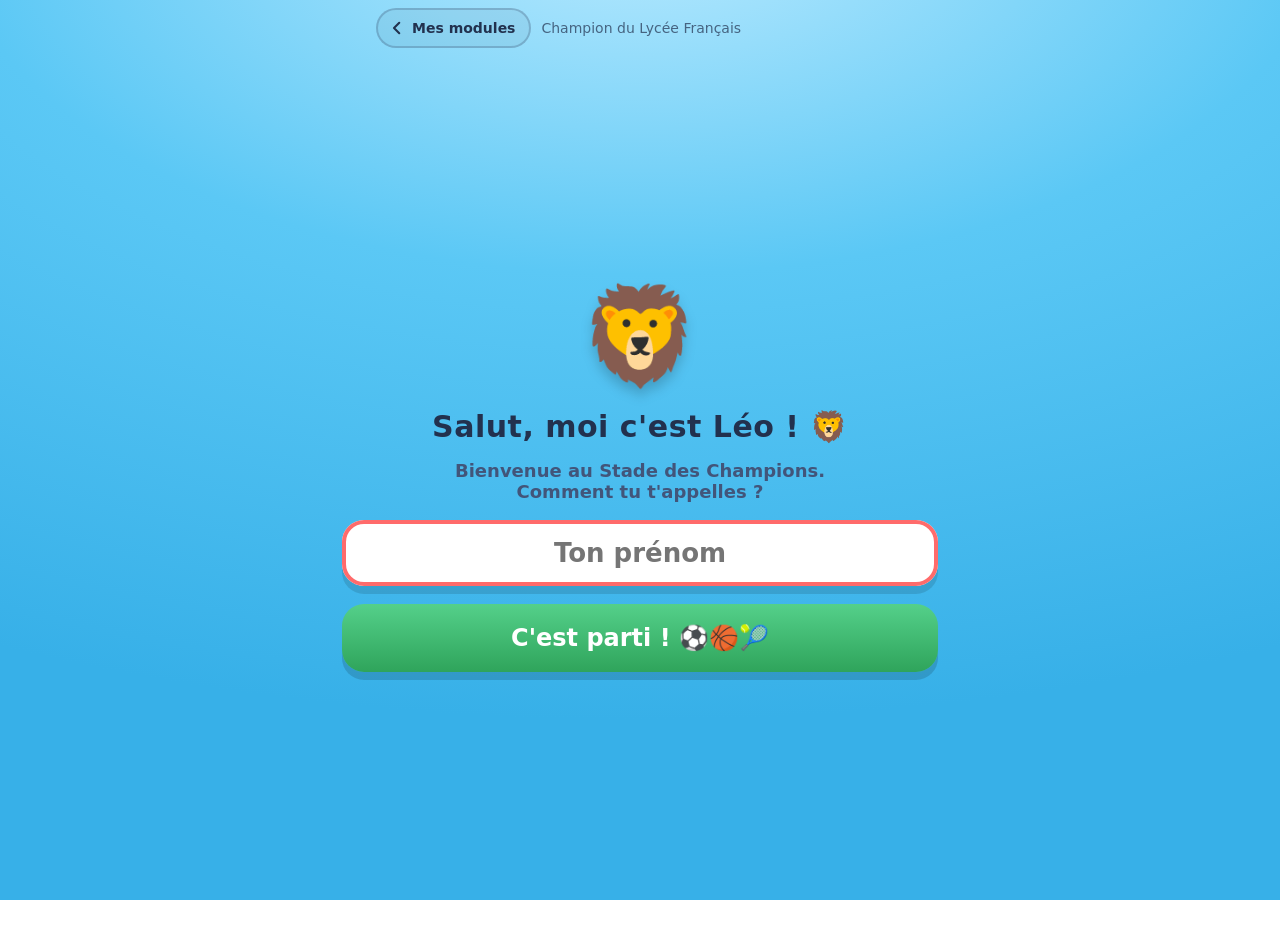
<file: modules/champions-du-cp/index.html>
<!DOCTYPE html>
<html lang="fr">
<head>
<meta charset="utf-8">
<meta name="viewport" content="width=device-width, initial-scale=1, viewport-fit=cover, maximum-scale=1, user-scalable=no">
<meta name="theme-color" content="#5BC8F5">
<meta name="apple-mobile-web-app-capable" content="yes">
<meta name="mobile-web-app-capable" content="yes">
<meta name="apple-mobile-web-app-status-bar-style" content="black-translucent">
<title>Champions du CP</title>
<link rel="manifest" href="../../manifest.webmanifest">
<link rel="apple-touch-icon" href="icons/icon-192.png">
<style>
:root{
  --sky:#5BC8F5; --sky2:#8FDCFB;
  --sun:#FFC93C; --coral:#FF6B6B; --mint:#3ED598;
  --ink:#22314E; --ink2:#42557A;
  --cream:#FFF7E8; --card:#FFFFFF;
  --gold:#FFCE3A; --gold2:#E8A400;
  --bball:#F2872B; --bball2:#C85C12;      /* basket / maths */
  --foot:#2FA45B;  --foot2:#1C7A3E;       /* foot / écriture */
  --tennis:#B7E23A;--tennis2:#3E8BC7;     /* tennis / lecture */
  --shadow:0 8px 0 rgba(0,0,0,.14);
  --font:"Baloo 2","Comic Sans MS","Chalkboard SE","Trebuchet MS",system-ui,-apple-system,sans-serif;
}
*{box-sizing:border-box;-webkit-tap-highlight-color:transparent;font-family:var(--font)}
html,body{margin:0;height:100%;overscroll-behavior:none;touch-action:manipulation}
body{
  background:
    radial-gradient(120% 90% at 50% -10%, #BDEBFF 0%, var(--sky) 45%, #37B0E8 100%) fixed;
  color:var(--ink); user-select:none; -webkit-user-select:none;
  min-height:100dvh; overflow-x:hidden;
}
#app{max-width:640px;margin:0 auto;min-height:100dvh;position:relative;padding:0 16px 28px;display:flex;flex-direction:column}
.hidden{display:none!important}

/* ---------- generic building blocks ---------- */
h1,h2,h3{margin:0;line-height:1.05;letter-spacing:.5px}
.btn{
  border:none;cursor:pointer;font-weight:800;color:#fff;border-radius:22px;
  padding:16px 22px;font-size:20px;box-shadow:var(--shadow);
  transition:transform .08s ease, filter .1s ease; position:relative;
}
.btn:active{transform:translateY(4px);box-shadow:0 4px 0 rgba(0,0,0,.14)}
.btn.big{font-size:24px;padding:20px 26px;width:100%}
.btn-yellow{background:linear-gradient(180deg,#FFDD63,#FFC121);color:#6b4a00}
.btn-green{background:linear-gradient(180deg,#54D08A,var(--foot))}
.btn-coral{background:linear-gradient(180deg,#FF8A8A,#FF5A5A)}
.btn-sky{background:linear-gradient(180deg,#7FD6FA,#2FA9E8)}
.pill{display:inline-flex;align-items:center;gap:8px;background:#fff;border-radius:999px;padding:8px 14px;font-weight:800;color:var(--ink);box-shadow:0 4px 0 rgba(0,0,0,.10)}

/* ---------- top bar ---------- */
.topbar{display:flex;align-items:center;gap:10px;padding:14px 2px 6px;position:sticky;top:0;z-index:20}
.topbar .spacer{flex:1}
.icon-btn{width:52px;height:52px;border-radius:18px;border:none;background:#fff;box-shadow:0 5px 0 rgba(0,0,0,.12);
  font-size:26px;display:grid;place-items:center;cursor:pointer;color:var(--ink)}
.icon-btn:active{transform:translateY(3px);box-shadow:0 2px 0 rgba(0,0,0,.12)}
.counter{display:flex;align-items:center;gap:6px;background:#fff;border-radius:999px;padding:8px 14px 8px 10px;font-weight:900;font-size:20px;box-shadow:0 5px 0 rgba(0,0,0,.12)}
.counter .em{font-size:24px}

/* ---------- home ---------- */
.hero{
  margin:6px 0 4px;text-align:center;position:relative;
  background:linear-gradient(180deg,#FFFDF6,#FFF1CF);border-radius:34px;padding:18px 16px 22px;
  box-shadow:0 10px 0 rgba(0,0,0,.10), inset 0 0 0 5px #fff;
}
.hero h1{font-size:34px;color:var(--ink)}
.hero .sub{font-weight:800;color:var(--ink2);font-size:16px;margin-top:4px}
.mascot{font-size:78px;filter:drop-shadow(0 8px 6px rgba(0,0,0,.18));display:inline-block}
.mascot.wave{animation:wave 1.6s ease-in-out infinite}
@keyframes wave{0%,100%{transform:rotate(-4deg)}50%{transform:rotate(6deg) translateY(-4px)}}

.sports{display:flex;flex-direction:column;gap:16px;margin-top:16px}
.sport-card{
  border-radius:30px;padding:18px 18px;color:#fff;display:flex;align-items:center;gap:16px;
  box-shadow:0 9px 0 rgba(0,0,0,.16);cursor:pointer;position:relative;overflow:hidden;
  transition:transform .08s ease;
}
.sport-card:active{transform:translateY(4px);box-shadow:0 5px 0 rgba(0,0,0,.16)}
.sport-card .emoji{font-size:56px;filter:drop-shadow(0 4px 3px rgba(0,0,0,.25));flex:0 0 auto}
.sport-card .txt{flex:1;min-width:0}
.sport-card .txt .lbl{font-weight:900;font-size:26px;line-height:1}
.sport-card .txt .sublbl{font-weight:800;opacity:.95;font-size:15px;margin-top:3px}
.sport-card .prog{margin-top:9px;height:14px;border-radius:999px;background:rgba(255,255,255,.35);overflow:hidden}
.sport-card .prog i{display:block;height:100%;background:#fff;border-radius:999px;width:0;transition:width .5s ease}
.sc-basket{background:linear-gradient(135deg,#FFA94D,var(--bball) 55%,var(--bball2))}
.sc-foot{background:linear-gradient(135deg,#5BD08A,var(--foot) 55%,var(--foot2))}
.sc-tennis{background:linear-gradient(135deg,#CFEE5A,#7CC93E 50%,var(--tennis2))}
.sport-card .chev{font-size:30px;opacity:.9}
.sport-card::after{content:"";position:absolute;right:-30px;top:-30px;width:120px;height:120px;border-radius:50%;background:rgba(255,255,255,.14)}

.home-row{display:flex;gap:12px;margin-top:16px}
.home-row .tile{flex:1;background:#fff;border-radius:24px;padding:14px;text-align:center;box-shadow:0 7px 0 rgba(0,0,0,.10);cursor:pointer}
.home-row .tile .e{font-size:38px}
.home-row .tile .t{font-weight:900;margin-top:2px;color:var(--ink);font-size:15px}

/* ---------- sport screen ---------- */
.screen-head{border-radius:0 0 34px 34px;margin:0 -16px 12px;padding:16px 20px 20px;color:#fff;box-shadow:0 8px 0 rgba(0,0,0,.12)}
.screen-head.basket{background:linear-gradient(135deg,#FFA94D,var(--bball))}
.screen-head.foot{background:linear-gradient(135deg,#5BD08A,var(--foot))}
.screen-head.tennis{background:linear-gradient(135deg,#CFEE5A,#7CC93E,#3E8BC7)}
.screen-head h2{font-size:28px}
.screen-head .desc{font-weight:800;opacity:.95;margin-top:3px}
.acts{display:flex;flex-direction:column;gap:13px}
.act{
  background:#fff;border-radius:24px;padding:14px 14px;display:flex;align-items:center;gap:14px;
  box-shadow:0 7px 0 rgba(0,0,0,.10);cursor:pointer;transition:transform .08s ease;position:relative;
}
.act:active{transform:translateY(3px);box-shadow:0 3px 0 rgba(0,0,0,.10)}
.act .num{width:46px;height:46px;border-radius:16px;display:grid;place-items:center;font-weight:900;font-size:22px;color:#fff;flex:0 0 auto}
.act .info{flex:1;min-width:0}
.act .info .name{font-weight:900;font-size:19px;color:var(--ink)}
.act .info .skill{font-weight:800;font-size:13px;color:var(--ink2)}
.act .cupbadge{font-size:30px;filter:drop-shadow(0 3px 2px rgba(0,0,0,.2))}
.act .cupbadge.empty{filter:grayscale(1);opacity:.28}
.act .stars{font-size:15px;letter-spacing:1px}

/* ---------- gameplay ---------- */
.play{flex:1;display:flex;flex-direction:column}
.play .qbar{display:flex;align-items:center;gap:10px;margin:6px 0 6px}
.pips{display:flex;gap:6px;flex:1;flex-wrap:wrap}
.pip{width:20px;height:20px;border-radius:50%;background:rgba(255,255,255,.55);box-shadow:inset 0 0 0 3px rgba(255,255,255,.7)}
.pip.done{background:var(--gold);box-shadow:0 0 0 2px #fff, 0 3px 4px rgba(0,0,0,.2)}
.prompt{
  background:#fff;border-radius:30px;padding:18px 16px;text-align:center;box-shadow:0 9px 0 rgba(0,0,0,.10);
  margin-bottom:14px;position:relative
}
.prompt .say-again{position:absolute;top:12px;right:12px;width:46px;height:46px;border-radius:16px;border:none;background:var(--sun);font-size:24px;box-shadow:0 4px 0 var(--gold2);cursor:pointer}
.prompt .say-again:active{transform:translateY(3px);box-shadow:0 1px 0 var(--gold2)}
.prompt .q{font-weight:900;font-size:22px;color:var(--ink);margin:2px 24px 10px}
.visual{display:flex;flex-wrap:wrap;gap:8px 10px;justify-content:center;align-items:center;min-height:60px}
.visual .big{font-size:64px;font-weight:900}
.ball{font-size:40px;animation:pop .3s ease both}
.ball:nth-child(2n){animation-delay:.05s}
.ball:nth-child(3n){animation-delay:.1s}
@keyframes pop{from{transform:scale(0) rotate(-30deg)}to{transform:scale(1)}}
.groupbox{display:flex;gap:8px;align-items:center;justify-content:center;flex-wrap:wrap}
.grp{background:var(--cream);border-radius:18px;padding:8px 10px;display:flex;gap:4px;flex-wrap:wrap;justify-content:center;box-shadow:inset 0 0 0 3px #fff;max-width:46%}
.plus{font-size:40px;font-weight:900;color:var(--bball2)}

.options{display:grid;gap:12px;grid-template-columns:repeat(3,1fr)}
.options.col2{grid-template-columns:repeat(2,1fr)}
.options.col1{grid-template-columns:1fr}
.opt{
  border:none;border-radius:24px;background:#fff;box-shadow:0 8px 0 rgba(0,0,0,.13);
  font-weight:900;color:var(--ink);cursor:pointer;padding:16px 8px;min-height:84px;
  display:flex;align-items:center;justify-content:center;transition:transform .08s ease;
  font-size:38px;line-height:1;
}
.opt.small{font-size:26px}
.opt:active{transform:translateY(4px);box-shadow:0 4px 0 rgba(0,0,0,.13)}
.opt.right{animation:goodPop .5s ease;background:linear-gradient(180deg,#B6F5C9,#54D08A);color:#0a5a2c}
.opt.wrong{animation:shake .4s ease;background:#FFE0E0}
@keyframes goodPop{0%{transform:scale(1)}40%{transform:scale(1.12)}100%{transform:scale(1)}}
@keyframes shake{0%,100%{transform:translateX(0)}20%{transform:translateX(-8px)}40%{transform:translateX(8px)}60%{transform:translateX(-6px)}80%{transform:translateX(6px)}}
.shape{width:64px;height:64px}
.shape.rond{border-radius:50%}
.shape.carre{border-radius:10px}
.shape.rect{width:84px;height:52px;border-radius:10px}
.shape.tri{width:0;height:0;background:none!important;border-left:36px solid transparent;border-right:36px solid transparent}

/* order game */
.order-tiles{display:flex;gap:10px;justify-content:center;flex-wrap:wrap;margin-top:6px}
.otile{width:70px;height:70px;border-radius:20px;background:#fff;box-shadow:0 7px 0 rgba(0,0,0,.13);font-size:34px;font-weight:900;color:var(--ink);display:grid;place-items:center;cursor:pointer}
.otile.picked{background:linear-gradient(180deg,#B6F5C9,#54D08A);color:#0a5a2c;transform:translateY(3px);box-shadow:0 4px 0 rgba(0,0,0,.13)}
.otile.bad{animation:shake .4s ease;background:#FFE0E0}
.slots{display:flex;gap:8px;justify-content:center;margin:4px 0 14px}
.slot{width:56px;height:56px;border-radius:16px;border:4px dashed rgba(255,255,255,.8);display:grid;place-items:center;font-size:28px;font-weight:900;color:#fff}
.slot.filled{border-style:solid;background:#fff;color:var(--ink)}

/* tracing */
.trace-wrap{background:#fff;border-radius:26px;box-shadow:0 8px 0 rgba(0,0,0,.10);padding:10px;margin-bottom:12px}
#traceCanvas{width:100%;height:340px;border-radius:18px;background:
  linear-gradient(0deg, #eef6ff 0 100%);touch-action:none;display:block}
.trace-tools{display:flex;gap:10px;margin-top:10px}
.trace-tools .btn{flex:1;font-size:18px;padding:14px}
.covermeter{height:16px;border-radius:999px;background:#e7eefc;overflow:hidden;margin-top:8px}
.covermeter i{display:block;height:100%;width:0;background:linear-gradient(90deg,var(--mint),#2FA45B);transition:width .15s}

/* celebration overlay */
.overlay{position:fixed;inset:0;z-index:60;display:grid;place-items:center;background:rgba(20,30,55,.55);backdrop-filter:blur(2px)}
.reward{background:linear-gradient(180deg,#FFFEF8,#FFF0C9);border-radius:34px;padding:28px 24px 24px;text-align:center;max-width:380px;width:86%;box-shadow:0 14px 0 rgba(0,0,0,.22), inset 0 0 0 5px #fff;animation:dropin .5s cubic-bezier(.2,1.4,.5,1) both}
@keyframes dropin{from{transform:translateY(-120%) scale(.6);opacity:0}to{transform:none;opacity:1}}
.reward .trophy{font-size:96px;filter:drop-shadow(0 10px 8px rgba(0,0,0,.22));animation:trophyBounce 1s ease infinite}
@keyframes trophyBounce{0%,100%{transform:translateY(0) rotate(-3deg)}50%{transform:translateY(-14px) rotate(3deg)}}
.reward h2{font-size:30px;color:var(--ink);margin-top:6px}
.reward .stars-big{font-size:44px;margin:6px 0 2px;letter-spacing:4px}
.reward p{font-weight:800;color:var(--ink2);margin:4px 0 16px;font-size:17px}
.reward .earn{font-weight:900;font-size:19px;color:var(--bball2);margin-bottom:14px}

/* mini pop on correct answer */
.mini-pop{position:fixed;left:50%;top:34%;transform:translate(-50%,-50%);z-index:55;pointer-events:none}
.mini-pop .word{font-size:42px;font-weight:900;color:#FFE39A;-webkit-text-stroke:2.5px var(--ink);white-space:nowrap;filter:drop-shadow(0 6px 6px rgba(0,0,0,.3))}

/* confetti */
.confetti{position:fixed;top:-20px;font-size:26px;z-index:58;pointer-events:none;will-change:transform}
@keyframes fall{to{transform:translateY(110vh) rotate(720deg)}}

/* name screen */
.name-screen{flex:1;display:flex;flex-direction:column;justify-content:center;text-align:center;gap:18px;padding:10px 6px 30px}
.name-screen .mascot{font-size:96px}
.name-screen input{font-family:var(--font);font-weight:900;font-size:26px;text-align:center;border:none;border-radius:22px;padding:18px;box-shadow:inset 0 0 0 4px var(--sun), 0 8px 0 rgba(0,0,0,.12);color:var(--ink)}
.name-screen input:focus{outline:none;box-shadow:inset 0 0 0 4px var(--coral), 0 8px 0 rgba(0,0,0,.12)}

/* cabinet */
.cab-grid{display:grid;grid-template-columns:repeat(3,1fr);gap:12px;margin-top:6px}
.cab-cell{background:#fff;border-radius:22px;padding:12px 6px;text-align:center;box-shadow:0 6px 0 rgba(0,0,0,.10)}
.cab-cell .c{font-size:42px}
.cab-cell.locked .c{filter:grayscale(1);opacity:.25}
.cab-cell .n{font-weight:800;font-size:12px;color:var(--ink2);margin-top:2px;min-height:26px;display:flex;align-items:center;justify-content:center}
.badge-row{display:flex;gap:10px;flex-wrap:wrap;margin-top:10px;justify-content:center}
.badgechip{background:#fff;border-radius:999px;padding:8px 14px;font-weight:900;box-shadow:0 5px 0 rgba(0,0,0,.10);display:flex;align-items:center;gap:6px;font-size:14px;color:var(--ink)}
.badgechip.locked{filter:grayscale(1);opacity:.35}
.section-title{font-weight:900;font-size:20px;margin:16px 4px 4px;color:#fff;text-shadow:0 2px 0 rgba(0,0,0,.15)}

.footer-note{text-align:center;color:rgba(255,255,255,.85);font-weight:800;font-size:12px;margin-top:18px}

/* ---------- balles de sport (SVG, indépendantes des emojis) ---------- */
.sball{display:inline-block;vertical-align:middle;line-height:0;animation:pop .3s ease both}
.sball:nth-child(2n){animation-delay:.05s}.sball:nth-child(3n){animation-delay:.1s}
.countrow{display:flex;flex-wrap:wrap;gap:8px 10px;justify-content:center;align-items:center;min-height:60px}
.onball{position:relative;display:inline-grid;place-items:center;line-height:0}
.onball .lab{position:absolute;inset:0;display:grid;place-items:center;font-weight:900;color:#fff;
  -webkit-text-stroke:1.5px rgba(0,0,0,.45);text-shadow:0 2px 3px rgba(0,0,0,.35)}
.opt .onball{pointer-events:none}
.grp .sball{animation:none}

/* petite scène de sport en haut du prompt */
.scene{display:flex;align-items:flex-end;justify-content:center;gap:10px;margin:-4px 0 6px;height:56px}
.scene .m{font-size:40px;filter:drop-shadow(0 4px 3px rgba(0,0,0,.2));animation:wave 2s ease-in-out infinite}
.scene svg{filter:drop-shadow(0 4px 3px rgba(0,0,0,.18))}

/* éclat d'étoiles au tap + flash d'écran */
.spark{position:fixed;z-index:57;font-size:26px;pointer-events:none;will-change:transform,opacity}
.flash{position:fixed;inset:0;z-index:52;pointer-events:none;opacity:0}
.flash.go{animation:flashGood .5s ease}
.flash.no{animation:flashBad .45s ease}
@keyframes flashGood{0%{opacity:0}30%{opacity:.35;background:radial-gradient(circle at 50% 42%,#8affc0,transparent 60%)}100%{opacity:0}}
@keyframes flashBad{0%{opacity:0}30%{opacity:.30;background:radial-gradient(circle at 50% 42%,#ffb3b3,transparent 60%)}100%{opacity:0}}

/* ballon qui monte au panier (mini-pop enrichi) */
.shot{position:fixed;left:50%;top:64%;z-index:56;pointer-events:none;line-height:0}
.mascotReact{position:fixed;left:50%;bottom:12px;transform:translateX(-50%);z-index:56;font-size:78px;pointer-events:none;filter:drop-shadow(0 8px 6px rgba(0,0,0,.25))}
.mascotReact.in{animation:mascotIn 1s cubic-bezier(.2,1.3,.4,1) both}
@keyframes mascotIn{0%{transform:translate(-50%,120%) scale(.6)}45%{transform:translate(-50%,-8px) scale(1.08)}100%{transform:translate(-50%,0) scale(1)}}

/* tracé : boutons chemin */
.trace-legend{display:flex;align-items:center;justify-content:center;gap:8px;font-weight:800;color:var(--ink2);font-size:13px;margin:2px 0 6px}
.trace-legend .dot{width:16px;height:16px;border-radius:50%;background:#2FA45B;box-shadow:0 0 0 3px #bff0cf}

/* ====== BONUS : défi dunk ====== */
.bonus{position:fixed;inset:0;z-index:70;display:flex;flex-direction:column;
  background:radial-gradient(120% 90% at 50% 0%,#FFE39A,#FFB24D 55%,#F2872B);overflow:hidden}
.bonus .bhead{display:flex;align-items:center;gap:10px;padding:16px 18px 6px;color:#7a3d00;font-weight:900}
.bonus .bhead .title{font-size:22px;flex:1}
.bonus .bskip{border:none;background:#fff;color:#b45309;border-radius:16px;font-weight:900;padding:10px 14px;box-shadow:0 4px 0 rgba(0,0,0,.15);font-size:15px}
.bonus .bscore{background:#fff;color:#b45309;border-radius:16px;font-weight:900;padding:8px 14px;box-shadow:0 4px 0 rgba(0,0,0,.15);font-size:18px}
#dunkCanvas{flex:1;width:100%;display:block;touch-action:none}
.bonus .bhint{text-align:center;color:#7a3d00;font-weight:900;padding:6px 10px 14px;font-size:16px}
.bintro{position:fixed;inset:0;z-index:72;display:grid;place-items:center;background:rgba(20,30,55,.5)}
.bintro .card{background:linear-gradient(180deg,#FFFEF8,#FFE9C2);border-radius:32px;padding:26px 24px;text-align:center;
  box-shadow:0 14px 0 rgba(0,0,0,.2),inset 0 0 0 5px #fff;animation:dropin .5s cubic-bezier(.2,1.4,.5,1) both;max-width:340px;width:86%}
.bintro .card .big{font-size:76px;animation:trophyBounce 1s ease infinite}
.bintro .card h2{font-size:26px;color:var(--ink);margin:6px 0}
.bintro .card p{font-weight:800;color:var(--ink2);margin:2px 0 4px}

@media (prefers-reduced-motion: reduce){
  *{animation-duration:.001s!important;transition-duration:.05s!important}
}
</style>
<script src="../../assets/catalogue.js"></script>
<script src="../../assets/commun.js"></script>
<script src="../../assets/module-bridge.js" data-module="champions-du-cp"></script>
</head>
<body>
<div id="app"></div>

<script>
"use strict";
/* =========================================================================
   CHAMPIONS DU CP — appli d'apprentissage sportive, hors-ligne, en français.
   Basket = Maths | Foot = Écriture | Tennis = Lecture
   Programme des 4 premiers mois de CP.
   ========================================================================= */

/* ---------- petits utilitaires ---------- */
const $ = (s,r=document)=>r.querySelector(s);
const app = $('#app');
const R = (a,b)=>Math.floor(Math.random()*(b-a+1))+a;
const shuffle = a=>{a=a.slice();for(let i=a.length-1;i>0;i--){const j=R(0,i);[a[i],a[j]]=[a[j],a[i]];}return a;};
const pick = a=>a[R(0,a.length-1)];
const uniqNums=(target,count,min,max)=>{const s=new Set([target]);let g=0;while(s.size<count&&g<300){g++;const n=R(min,max);if(n!==target)s.add(n);}return shuffle([...s]);};

/* ---------- stockage (persistant, avec repli mémoire) ---------- */
const Store=(()=>{
  let mem={};let ok=true;
  try{const k='__t';localStorage.setItem(k,'1');localStorage.removeItem(k);}catch(e){ok=false;}
  return {
    get(k,d){try{if(ok){const v=localStorage.getItem(k);return v==null?d:JSON.parse(v);}}catch(e){}return (k in mem)?mem[k]:d;},
    set(k,v){try{if(ok){localStorage.setItem(k,JSON.stringify(v));return;}}catch(e){}mem[k]=v;}
  };
})();

let game = Store.get('championsCP', null) || {name:'', cups:{}, stars:{}, badges:[], sound:true, voice:true};
function save(){Store.set('championsCP', game);}

/* ---------- son (WebAudio) ---------- */
let AC=null;
function ac(){if(!AC){try{AC=new (window.AudioContext||window.webkitAudioContext)();}catch(e){}}return AC;}
function tone(freq,dur=0.12,type='sine',vol=0.18,when=0){
  if(!game.sound)return; const c=ac(); if(!c)return;
  const o=c.createOscillator(),g=c.createGain();
  o.type=type;o.frequency.value=freq;o.connect(g);g.connect(c.destination);
  const t=c.currentTime+when;
  g.gain.setValueAtTime(0.0001,t);g.gain.exponentialRampToValueAtTime(vol,t+0.02);
  g.gain.exponentialRampToValueAtTime(0.0001,t+dur);
  o.start(t);o.stop(t+dur+0.02);
}
const sfxCorrect=()=>{tone(660,.1,'triangle',.2);tone(880,.12,'triangle',.2,.08);tone(1175,.16,'triangle',.2,.16);};
const sfxWrong=()=>{tone(220,.16,'sawtooth',.12);tone(160,.2,'sawtooth',.12,.08);};
const sfxTap=()=>tone(520,.06,'square',.08);
const sfxWin=()=>{[523,659,784,1046,784,1046,1318].forEach((f,i)=>tone(f,.16,'triangle',.2,i*0.11));};

/* ---------- voix (fr-FR, hors-ligne via synthèse du téléphone) ---------- */
let frVoice=null;
function loadVoices(){
  const vs=window.speechSynthesis?speechSynthesis.getVoices():[];
  frVoice = vs.find(v=>/fr-FR/i.test(v.lang)) || vs.find(v=>/^fr/i.test(v.lang)) || null;
}
if(window.speechSynthesis){loadVoices();speechSynthesis.onvoiceschanged=loadVoices;}
function say(text,{rate=0.92,pitch=1.12,then=null}={}){
  if(!window.speechSynthesis||!game.voice){if(then)setTimeout(then,300);return;}
  try{
    speechSynthesis.cancel();
    const u=new SpeechSynthesisUtterance(text);
    u.lang='fr-FR';u.rate=rate;u.pitch=pitch;u.volume=1;
    if(frVoice)u.voice=frVoice;
    if(then)u.onend=then;
    speechSynthesis.speak(u);
  }catch(e){if(then)then();}
}
function stopSay(){try{speechSynthesis.cancel();}catch(e){}}

/* épelle une lettre correctement pour la synthèse (sinon "b" se lit mal) */
const LETTER_SOUND={a:'a',b:'bé',c:'cé',d:'dé',e:'e',f:'effe',g:'gé',h:'ache',i:'i',j:'ji',k:'ka',l:'elle',m:'emme',n:'enne',o:'o',p:'pé',q:'ku',r:'erre',s:'esse',t:'té',u:'u',v:'vé',w:'double vé',x:'ixe',y:'i grec',z:'zède'};
const sayLetter=(L,then)=>say('La lettre '+ (LETTER_SOUND[L.toLowerCase()]||L), {rate:.85,then});

/* =========================================================================
   CONTENU DU PROGRAMME
   ========================================================================= */

/* ---- MATHS (Basket) ---- */
function mCount(max){ // compter des ballons
  return {type:'choice',columns:3,size:'num',
    say:'Compte les ballons de basket. Combien y a-t-il de ballons ?',
    q:'Combien de ballons&nbsp;?',
    build(){const n=R(1,max);return {vis:countRow('basket',n,46),opts:uniqNums(n,3,1,max),ans:n};}
  };
}
function mHearNumber(max){ // entendre un nombre -> taper le chiffre
  const words={0:'zéro',1:'un',2:'deux',3:'trois',4:'quatre',5:'cinq',6:'six',7:'sept',8:'huit',9:'neuf',10:'dix',11:'onze',12:'douze',13:'treize',14:'quatorze',15:'quinze',16:'seize',17:'dix-sept',18:'dix-huit',19:'dix-neuf',20:'vingt'};
  return {type:'choice',columns:3,size:'num',
    sayFn:d=>'Écoute bien. Trouve le chiffre '+words[d.ans]+'.',
    q:'Trouve le bon chiffre&nbsp;!',
    build(){const n=R(0,max);return {vis:'<div style="font-size:44px">🔊 '+onBall('basket','?',88,40)+'</div>',opts:uniqNums(n,3,0,max),ans:n};}
  };
}
function mCompare(max){ // plus grand
  return {type:'choice',columns:2,size:'num',
    say:'Quel nombre est le plus grand ? Touche le plus grand.',
    q:'Le plus grand&nbsp;?',
    build(){let a=R(1,max),b=R(1,max);while(b===a)b=R(1,max);return {vis:'',opts:shuffle([a,b]),ans:Math.max(a,b)};}
  };
}
function mAdd(max){ // additions avec ballons
  return {type:'choice',columns:3,size:'num',
    sayFn:d=>d.a+' plus '+d.b+', ça fait combien ?',
    q:'Compte tous les ballons&nbsp;!',
    build(){let a=R(1,Math.max(1,max-2)),b=R(1,max-a);const s=a+b;
      const vis='<div class="groupbox"><div class="grp">'+countRow('basket',a,34)+'</div><div class="plus">+</div><div class="grp">'+countRow('basket',b,34)+'</div></div>';
      return {vis,a,b,opts:uniqNums(s,3,0,max),ans:s};}
  };
}
function mComplement(){ // compléments à 10
  return {type:'choice',columns:3,size:'num',
    sayFn:d=>'Combien de ballons pour arriver à dix ? Il y en a déjà '+d.have+'.',
    q:'Combien pour faire 10&nbsp;?',
    build(){const have=R(1,9),need=10-have;
      const vis='<div class="groupbox"><div class="grp">'+countRow('basket',have,34)+'</div><div class="plus">→</div>'+onBall('basket','10',72,30)+'</div>';
      return {vis,have,opts:uniqNums(need,3,0,10),ans:need};}
  };
}
function mDouble(){ // les doubles
  return {type:'choice',columns:3,size:'num',
    sayFn:d=>'Le double de '+d.n+', c\'est '+d.n+' plus '+d.n+'. Ça fait combien ?',
    q:'Le double&nbsp;!',
    build(){const n=R(1,5);const vis='<div class="groupbox"><div class="grp">'+countRow('basket',n,34)+'</div><div class="plus">+</div><div class="grp">'+countRow('basket',n,34)+'</div></div>';
      return {vis,n,opts:uniqNums(n*2,3,0,10),ans:n*2};}
  };
}
function mNext(){ // le nombre qui suit / avant
  return {type:'choice',columns:3,size:'num',
    sayFn:d=>d.before?('Quel nombre vient juste avant '+d.k+' ?'):('Quel nombre vient juste après '+d.k+' ?'),
    q:d=>d.before?('Juste avant '+d.k+'&nbsp;?'):('Juste après '+d.k+'&nbsp;?'),
    build(){const before=Math.random()<.5;const k=before?R(1,20):R(0,19);const ans=before?k-1:k+1;
      return {before,k,vis:onBall('basket',k,116,52),opts:uniqNums(ans,3,0,20),ans};}
  };
}
function mShapes(){ // les formes
  const shapes=[
    {id:'rond',name:'le rond',cls:'rond',color:'#FF6B6B'},
    {id:'carre',name:'le carré',cls:'carre',color:'#5BC8F5'},
    {id:'triangle',name:'le triangle',cls:'tri',color:'#3ED598'},
    {id:'rectangle',name:'le rectangle',cls:'rect',color:'#FFC93C'},
  ];
  return {type:'choice',columns:2,size:'shape',
    sayFn:d=>'Touche '+d.target.name+'.',
    q:d=>'Trouve '+d.target.name+'&nbsp;!',
    build(){const target=pick(shapes);const opts=shuffle(shapes).slice(0,3);if(!opts.includes(target)){opts[0]=target;}
      return {target,vis:'',opts:shuffle(opts),ans:target.id,render:o=>shapeHTML(o)};}
  };
}
function mOrder(max){ // ranger 3 nombres du plus petit au plus grand
  return {type:'order',
    say:'Range les nombres du plus petit au plus grand. Commence par le plus petit.',
    q:'Range du plus petit au plus grand',
    build(){const set=uniqNums(R(0,max),3,0,max).slice(0,3);return {tiles:set,sorted:[...set].sort((a,b)=>a-b)};}
  };
}

/* ---- LECTURE (Tennis) ---- */
function lVowels(){
  const V=['a','e','i','o','u','y'];
  return {type:'choice',columns:3,size:'letter',
    sayFn:d=>'Touche la voyelle '+ (d.ans==='y'?'i grec':d.ans) +'.',
    q:'Trouve la voyelle&nbsp;!',
    build(){const ans=pick(V);const opts=shuffle(V).filter(x=>x!==ans).slice(0,2).concat(ans);return {vis:onBall('tennis','?',110,48),opts:shuffle(opts),ans};}
  };
}
function lLetters(){
  const AL='abcdefghijlmoprstuv'.split('');
  return {type:'choice',columns:3,size:'letter',
    sayFn:d=>'Touche la lettre '+(LETTER_SOUND[d.ans]||d.ans)+'.',
    q:'Trouve la lettre&nbsp;!',
    build(){const ans=pick(AL);const opts=shuffle(AL).filter(x=>x!==ans).slice(0,2).concat(ans);return {vis:onBall('tennis','?',110,48),opts:shuffle(opts),ans};}
  };
}
function lSyll(){ // fusionner consonne+voyelle
  const cons=['m','l','r','s','p','t','v','f','n'];const vow=['a','i','o','u','e'];
  return {type:'choice',columns:3,size:'syll',
    sayFn:d=>'Touche la syllabe '+d.ans+'.',
    q:'Trouve la syllabe&nbsp;!',
    build(){const c=pick(cons);const v=pick(vow);const ans=c+v;
      const others=new Set();while(others.size<2){const o=c+pick(vow);if(o!==ans)others.add(o);}
      // parfois changer la consonne
      const alt=pick(cons.filter(x=>x!==c))+v; others.add(alt);
      const opts=shuffle([ans,...[...others].slice(0,2)]);
      return {vis:onBall('tennis','?',110,44),opts,ans,say:ans};}
  };
}
const WORDS=[
  {w:'chat',e:'🐱'},{w:'lune',e:'🌙'},{w:'vélo',e:'🚲'},{w:'moto',e:'🏍️'},
  {w:'rat',e:'🐀'},{w:'lapin',e:'🐰'},{w:'canard',e:'🦆'},{w:'tomate',e:'🍅'},
  {w:'banane',e:'🍌'},{w:'poule',e:'🐔'},{w:'robe',e:'👗'},{w:'sac',e:'👜'},
  {w:'soleil',e:'☀️'},{w:'ballon',e:'⚽'},{w:'pomme',e:'🍎'},{w:'souris',e:'🐭'},
];
function lRead(){ // lire un mot -> associer à l'image
  return {type:'choice',columns:1,size:'word',
    say:'Regarde l\'image. Touche le bon mot.',
    q:'Quel est ce mot&nbsp;?',
    build(){const t=pick(WORDS);const others=shuffle(WORDS).filter(x=>x.w!==t.w).slice(0,2);
      const opts=shuffle([t,...others]).map(x=>x.w);
      return {vis:'<div class="big">'+t.e+'</div>',opts,ans:t.w,render:o=>o};}
  };
}
function lCountSyll(){ // combien de syllabes
  const bank=[{w:'chat',e:'🐱',n:1,say:'chat'},{w:'rat',e:'🐀',n:1,say:'rat'},
    {w:'lapin',e:'🐰',n:2,say:'lapin'},{w:'vélo',e:'🚲',n:2,say:'vélo'},
    {w:'moto',e:'🏍️',n:2,say:'moto'},{w:'canard',e:'🦆',n:2,say:'canard'},
    {w:'soleil',e:'☀️',n:2,say:'soleil'},{w:'banane',e:'🍌',n:3,say:'banane'},
    {w:'tomate',e:'🍅',n:3,say:'tomate'},{w:'crocodile',e:'🐊',n:3,say:'crocodile'}];
  return {type:'choice',columns:3,size:'num',
    sayFn:d=>'Combien de syllabes dans le mot '+d.word+' ?',
    q:'Combien de syllabes&nbsp;?',
    build(){const t=pick(bank);const opts=shuffle([1,2,3]);return {vis:'<div class="big">'+t.e+'</div>',word:t.say||t.w,opts,ans:t.n};}
  };
}

/* ---- ÉCRITURE (Foot) ---- */
function eLetterForm(){ // entendre une lettre -> choisir sa forme écrite
  const AL='ABCDEFGHILMNOPRSTUV'.split('');
  return {type:'choice',columns:3,size:'letter',
    sayFn:d=>'Écoute. Touche la lettre '+(LETTER_SOUND[d.ans.toLowerCase()]||d.ans)+'.',
    q:'Écris… euh, trouve la lettre&nbsp;!',
    build(){const ans=pick(AL);const opts=shuffle(AL).filter(x=>x!==ans).slice(0,2).concat(ans);return {vis:onBall('foot','?',110,46),opts:shuffle(opts),ans};}
  };
}
function eCase(){ // majuscule -> minuscule
  const AL='abdefghlmnoprstu'.split('');
  return {type:'choice',columns:3,size:'letter',
    sayFn:d=>'Voici la grande lettre. Touche la même en petite lettre.',
    q:d=>'La même que&nbsp; '+d.big+'&nbsp;?',
    build(){const ans=pick(AL);const big=ans.toUpperCase();const opts=shuffle(AL).filter(x=>x!==ans).slice(0,2).concat(ans);
      return {vis:onBall('foot',big,116,54),big,opts:shuffle(opts),ans};}
  };
}
function eTraceDigits(){ // tracer les chiffres
  return {type:'trace',mode:'digit',glyphs:'0123456789'.split(''),
    say:'Pose ton doigt sur le point vert et suis la ligne pour tracer le chiffre.',
    q:'Trace le chiffre'};
}
function eTraceLetters(){ // lettres attachées (cursive française)
  return {type:'trace',mode:'lower',glyphs:'ietuloacmnrsdp'.split(''),
    say:'Pose ton doigt sur le point vert et suis la ligne pour écrire la lettre attachée.',
    q:'Écris en attaché'};
}
function eTraceCaps(){ // majuscules (capitales françaises)
  return {type:'trace',mode:'caps',glyphs:'AEILOUTCPM'.split(''),
    say:'Pose ton doigt sur le point vert et suis la ligne pour tracer la grande lettre.',
    q:'Trace la majuscule'};
}
function eMissing(){ // lettre manquante d'un petit mot
  const bank=[{w:'chat',e:'🐱',i:0},{w:'lune',e:'🌙',i:0},{w:'vélo',e:'🚲',i:2},
    {w:'moto',e:'🏍️',i:2},{w:'sac',e:'👜',i:1},{w:'pomme',e:'🍎',i:0},{w:'robe',e:'👗',i:0}];
  return {type:'choice',columns:3,size:'letter',
    sayFn:d=>'Quelle lettre manque dans le mot '+d.word+' ?',
    q:'Quelle lettre manque&nbsp;?',
    build(){const t=pick(bank);const miss=t.w[t.i];const shown=t.w.split('').map((c,idx)=>idx===t.i?'_':c).join('');
      const AL='abcdefhilmnoprstuv'.split('');
      const opts=shuffle(AL).filter(x=>x!==miss).slice(0,2).concat(miss);
      return {vis:'<div class="big">'+t.e+'</div><div class="q" style="margin-top:8px;font-size:34px;letter-spacing:6px">'+shown+'</div>',
        word:t.w,opts:shuffle(opts),ans:miss};}
  };
}

/* ---------- structure des sports & activités ---------- */
const SPORTS=[
  {id:'basket',emoji:'🏀',label:'Basket',skill:'Les maths',cls:'basket',accent:'#F2872B',
   acts:[
    {id:'compter', name:'Compte les paniers', skill:'Compter jusqu\'à 10', rounds:7, def:()=>mCount(10)},
    {id:'nombre',  name:'Le bon chiffre',     skill:'Reconnaître les nombres jusqu\'à 20', rounds:7, def:()=>mHearNumber(20)},
    {id:'compare', name:'Le plus grand',      skill:'Comparer les nombres', rounds:7, def:()=>mCompare(20)},
    {id:'suite',   name:'Avant et après',     skill:'La suite des nombres', rounds:7, def:()=>mNext()},
    {id:'ranger',  name:'Range les nombres',  skill:'Ordonner les nombres', rounds:6, def:()=>mOrder(20)},
    {id:'addition',name:'Les additions',      skill:'Additionner jusqu\'à 10', rounds:7, def:()=>mAdd(10)},
    {id:'dix',     name:'Pour faire 10',       skill:'Les compléments à 10', rounds:7, def:()=>mComplement()},
    {id:'double',  name:'Les doubles',        skill:'Le double d\'un nombre', rounds:6, def:()=>mDouble()},
    {id:'formes',  name:'Les formes',         skill:'Rond, carré, triangle, rectangle', rounds:7, def:()=>mShapes()},
   ]},
  {id:'tennis',emoji:'🎾',label:'Tennis',skill:'La lecture',cls:'tennis',accent:'#3E8BC7',
   acts:[
    {id:'voyelles',name:'Les voyelles',      skill:'a, e, i, o, u, y', rounds:7, def:()=>lVowels()},
    {id:'lettres', name:'Trouve la lettre',  skill:'Reconnaître les lettres', rounds:7, def:()=>lLetters()},
    {id:'syllabes',name:'Les syllabes',      skill:'Assembler consonne + voyelle', rounds:8, def:()=>lSyll()},
    {id:'compte-syll',name:'Compte les syllabes', skill:'Découper les mots', rounds:7, def:()=>lCountSyll()},
    {id:'lire',    name:'Lis le mot',        skill:'Lire des mots simples', rounds:7, def:()=>lRead()},
   ]},
  {id:'foot',emoji:'⚽',label:'Foot',skill:'L\'écriture',cls:'foot',accent:'#2FA45B',
   acts:[
    {id:'trace-chiffres',name:'Trace les chiffres', skill:'Écrire les chiffres 0 à 9', rounds:6, def:()=>eTraceDigits()},
    {id:'trace-majus',   name:'Trace les majuscules',skill:'Les grandes lettres (capitales)', rounds:6, def:()=>eTraceCaps()},
    {id:'trace-lettres', name:'Écris en attaché',   skill:'Les lettres attachées (cursive)', rounds:6, def:()=>eTraceLetters()},
    {id:'lettre',        name:'La bonne lettre',    skill:'Reconnaître les lettres écrites', rounds:7, def:()=>eLetterForm()},
    {id:'casse',         name:'Grande et petite',   skill:'Majuscule et minuscule', rounds:7, def:()=>eCase()},
    {id:'manque',        name:'La lettre qui manque',skill:'Compléter un mot', rounds:6, def:()=>eMissing()},
   ]},
];
const SPORTMAP=Object.fromEntries(SPORTS.map(s=>[s.id,s]));
const CELEBRATE={basket:{emoji:'🏀',word:'PANIER !'},foot:{emoji:'⚽',word:'BUT !'},tennis:{emoji:'🎾',word:'ACE !'}};

/* ---------- helpers visuels ---------- */
function balls(e,n){let h='<div class="visual">';for(let i=0;i<n;i++)h+='<span class="ball">'+e+'</span>';return h+'</div>';}
function shapeHTML(shape){
  if(shape.cls==='tri')return '<div class="shape tri" style="border-bottom:64px solid '+shape.color+'"></div>';
  return '<div class="shape '+shape.cls+'" style="background:'+shape.color+'"></div>';
}
/* --- balles dessinées en SVG (jamais dépendantes de la police emoji) --- */
function svgBall(sport,size){
  const s=size||44;
  if(sport==='tennis'){
    return `<svg class="ballsvg" width="${s}" height="${s}" viewBox="0 0 100 100" aria-hidden="true">
      <defs><radialGradient id="tg" cx="38%" cy="32%" r="75%"><stop offset="0%" stop-color="#EEFF9E"/><stop offset="60%" stop-color="#C6E84B"/><stop offset="100%" stop-color="#9BC71E"/></radialGradient></defs>
      <circle cx="50" cy="50" r="46" fill="url(#tg)" stroke="#7FA915" stroke-width="3"/>
      <path d="M18 22 Q50 50 18 78" fill="none" stroke="#fff" stroke-width="6" stroke-linecap="round"/>
      <path d="M82 22 Q50 50 82 78" fill="none" stroke="#fff" stroke-width="6" stroke-linecap="round"/>
    </svg>`;
  }
  if(sport==='foot'){
    return `<svg class="ballsvg" width="${s}" height="${s}" viewBox="0 0 100 100" aria-hidden="true">
      <defs><radialGradient id="fg" cx="38%" cy="30%" r="80%"><stop offset="0%" stop-color="#ffffff"/><stop offset="100%" stop-color="#DDE6EE"/></radialGradient></defs>
      <circle cx="50" cy="50" r="46" fill="url(#fg)" stroke="#2b3a55" stroke-width="3"/>
      <polygon points="50,34 62,43 57,58 43,58 38,43" fill="#2b3a55"/>
      <path d="M50 34 L50 16 M62 43 L79 38 M57 58 L67 73 M43 58 L33 73 M38 43 L21 38" stroke="#2b3a55" stroke-width="4" stroke-linecap="round"/>
    </svg>`;
  }
  // basket par défaut
  return `<svg class="ballsvg" width="${s}" height="${s}" viewBox="0 0 100 100" aria-hidden="true">
    <defs><radialGradient id="bg" cx="36%" cy="30%" r="80%"><stop offset="0%" stop-color="#FFB65C"/><stop offset="60%" stop-color="#F2872B"/><stop offset="100%" stop-color="#C85C12"/></radialGradient></defs>
    <circle cx="50" cy="50" r="46" fill="url(#bg)" stroke="#8a3d0a" stroke-width="3"/>
    <path d="M50 4 V96 M4 50 H96 M16 20 Q50 50 16 80 M84 20 Q50 50 84 80" fill="none" stroke="#7a3407" stroke-width="4" stroke-linecap="round"/>
  </svg>`;
}
function countRow(sport,n,size){
  let h='<div class="countrow">';
  for(let i=0;i<n;i++)h+='<span class="sball">'+svgBall(sport,size||44)+'</span>';
  return h+'</div>';
}
function onBall(sport,txt,size,fs){
  const s=size||120;const f=fs||Math.round(s*0.42);
  return `<span class="onball" style="width:${s}px;height:${s}px">${svgBall(sport,s)}<span class="lab" style="font-size:${f}px">${txt}</span></span>`;
}
function sportScene(sport){
  if(sport==='basket'){
    return `<div class="scene"><span class="m">🦁</span>
      <svg width="88" height="52" viewBox="0 0 120 70" aria-hidden="true">
        <rect x="70" y="6" width="40" height="30" rx="4" fill="#fff" stroke="#2b3a55" stroke-width="3"/>
        <rect x="82" y="16" width="16" height="12" fill="none" stroke="#F2872B" stroke-width="3"/>
        <rect x="106" y="10" width="6" height="55" fill="#9aa7bd"/>
        <path d="M74 36 q8 14 16 0" fill="none" stroke="#F2872B" stroke-width="3"/>
        <path d="M74 36 l3 12 M90 36 l-3 12 M78 40 h8 M77 45 h10" stroke="#e06a12" stroke-width="2"/>
        ${svgBallInline('basket',26,10,30)}
      </svg></div>`;
  }
  if(sport==='tennis'){
    return `<div class="scene"><span class="m">🦁</span>
      <svg width="96" height="50" viewBox="0 0 130 66" aria-hidden="true">
        <line x1="10" y1="58" x2="120" y2="58" stroke="#7FA915" stroke-width="3"/>
        <rect x="18" y="20" width="94" height="30" fill="none" stroke="#cfe08a" stroke-width="2"/>
        <line x1="65" y1="16" x2="65" y2="54" stroke="#fff" stroke-width="4"/>
        <path d="M20 20 h90 M20 26 h90 M20 32 h90 M20 38 h90 M20 44 h90" stroke="#eef" stroke-width="1"/>
        ${svgBallInline('tennis',24,92,26)}
      </svg></div>`;
  }
  return `<div class="scene"><span class="m">🦁</span>
    <svg width="96" height="52" viewBox="0 0 130 70" aria-hidden="true">
      <rect x="16" y="10" width="98" height="46" fill="none" stroke="#fff" stroke-width="4"/>
      <path d="M16 10 h98 M16 20 h98 M16 30 h98 M16 40 h98 M16 50 h98 M26 10 v46 M42 10 v46 M58 10 v46 M74 10 v46 M90 10 v46 M104 10 v46" stroke="rgba(255,255,255,.6)" stroke-width="1.4"/>
      ${svgBallInline('foot',24,58,50)}
    </svg></div>`;
}
/* petite balle placée dans une scène SVG (centrée sur x,y) */
function svgBallInline(sport,d,x,y){
  const r=d/2;
  if(sport==='tennis')return `<circle cx="${x}" cy="${y}" r="${r}" fill="#C6E84B" stroke="#7FA915" stroke-width="2"/><path d="M${x-r+2} ${y-r+3} Q${x} ${y} ${x-r+2} ${y+r-3}" stroke="#fff" stroke-width="2" fill="none"/>`;
  if(sport==='foot')return `<circle cx="${x}" cy="${y}" r="${r}" fill="#fff" stroke="#2b3a55" stroke-width="2"/><polygon points="${x},${y-r*0.5} ${x+r*0.5},${y-r*0.1} ${x+r*0.3},${y+r*0.5} ${x-r*0.3},${y+r*0.5} ${x-r*0.5},${y-r*0.1}" fill="#2b3a55"/>`;
  return `<circle cx="${x}" cy="${y}" r="${r}" fill="#F2872B" stroke="#8a3d0a" stroke-width="2"/><path d="M${x} ${y-r} V${y+r} M${x-r} ${y} H${x+r}" stroke="#7a3407" stroke-width="1.5"/>`;
}

/* contenu d'une option : posé sur une balle du sport quand c'est pertinent */
function optContent(o,def,sportId){
  if(def.render) return def.render(o);
  if(def.size==='shape') return shapeHTML(o);
  const v=(typeof o==='object')?(o.id||o.name):o;
  if(def.size==='word') return v; // les mots restent en texte
  if(sportId==='basket' && def.size==='num') return onBall('basket',v,74,32);
  if(sportId==='tennis') return onBall('tennis',v,74,def.size==='syll'?24:32);
  if(sportId==='foot'   && def.size==='letter') return onBall('foot',v,74,32);
  return v;
}
function cupCount(){return Object.keys(game.cups).length;}
function totalActs(){return SPORTS.reduce((a,s)=>a+s.acts.length,0);}
function starTotal(){return Object.values(game.stars).reduce((a,b)=>a+b,0);}

/* =========================================================================
   ÉCRANS
   ========================================================================= */
function topbar(back){
  return `<div class="topbar">
    ${back?`<button class="icon-btn" onclick="stopSay();${back}">⬅️</button>`:`<button class="icon-btn" onclick="toggleSound()">${game.sound?'🔊':'🔈'}</button>`}
    <div class="spacer"></div>
    <div class="counter" onclick="go('cabinet')"><span class="em">🏆</span> ${cupCount()}</div>
    <div class="counter"><span class="em">⭐</span> ${starTotal()}</div>
  </div>`;
}

function renderName(){
  app.innerHTML=`<div class="name-screen">
    <div class="mascot wave">🦁</div>
    <h1 style="font-size:30px">Salut, moi c'est Léo&nbsp;! 🦁</h1>
    <p style="font-weight:800;color:var(--ink2);font-size:18px;margin:0">Bienvenue au Stade des Champions.<br>Comment tu t'appelles&nbsp;?</p>
    <input id="nameInput" maxlength="14" placeholder="Ton prénom" autocomplete="off">
    <button class="btn btn-green big" onclick="saveName()">C'est parti&nbsp;! ⚽🏀🎾</button>
  </div>`;
  say("Salut, moi c'est Léo le lion ! Comment tu t'appelles ?");
  setTimeout(()=>{const i=$('#nameInput');if(i)i.focus();},400);
}
window.saveName=function(){
  const v=($('#nameInput').value||'').trim();
  game.name = v ? v.charAt(0).toUpperCase()+v.slice(1) : 'Champion';
  save(); sfxWin(); go('home');
  say('Super '+game.name+' ! Choisis un sport pour commencer.');
};

function renderHome(){
  const sportsHTML=SPORTS.map(s=>{
    const done=s.acts.filter(a=>game.cups[s.id+'/'+a.id]).length;
    const pct=Math.round(done/s.acts.length*100);
    return `<div class="sport-card sc-${s.cls}" onclick="sfxTap();go('sport','${s.id}')">
      <div class="emoji">${s.emoji}</div>
      <div class="txt">
        <div class="lbl">${s.label}</div>
        <div class="sublbl">${s.skill} · ${done}/${s.acts.length} coupes</div>
        <div class="prog"><i style="width:${pct}%"></i></div>
      </div>
      <div class="chev">▶</div>
    </div>`;
  }).join('');
  app.innerHTML=`${topbar('')}
    <div class="hero">
      <div class="mascot wave">🦁</div>
      <h1>Champions du CP</h1>
      <div class="sub">Bravo ${game.name}&nbsp;! Choisis ton sport 👇</div>
    </div>
    <div class="sports">${sportsHTML}</div>
    <div class="home-row">
      <div class="tile" onclick="sfxTap();go('cabinet')"><div class="e">🏆</div><div class="t">Ma vitrine</div></div>
      <div class="tile" onclick="sfxTap();go('parents')"><div class="e">👨‍👩‍👧</div><div class="t">Parents</div></div>
    </div>
    <div class="footer-note">Léo est fier de toi&nbsp;! 🦁</div>`;
}

function renderSport(sportId){
  const s=SPORTMAP[sportId];
  const acts=s.acts.map((a,idx)=>{
    const key=sportId+'/'+a.id;
    const has=!!game.cups[key];
    const stars=game.stars[key]||0;
    return `<div class="act" onclick="sfxTap();startActivity('${sportId}','${a.id}')">
      <div class="num" style="background:${s.accent}">${idx+1}</div>
      <div class="info"><div class="name">${a.name}</div><div class="skill">${a.skill}</div>
        <div class="stars">${has?('⭐'.repeat(stars)+'☆'.repeat(3-stars)):'▫️▫️▫️'}</div></div>
      <div class="cupbadge ${has?'':'empty'}">🏆</div>
    </div>`;
  }).join('');
  app.innerHTML=`${topbar("go('home')")}
    <div class="screen-head ${s.cls}">
      <h2>${s.emoji} ${s.label}</h2>
      <div class="desc">${s.skill} — gagne toutes les coupes&nbsp;!</div>
    </div>
    <div class="acts">${acts}</div>
    <div class="footer-note">Touche un jeu pour jouer 🎮</div>`;
}

function renderCabinet(){
  const cells=SPORTS.flatMap(s=>s.acts.map(a=>{
    const key=s.id+'/'+a.id;const has=!!game.cups[key];const stars=game.stars[key]||0;
    return `<div class="cab-cell ${has?'':'locked'}">
      <div class="c">🏆</div>
      <div class="n">${has?a.name:'À gagner'}</div>
      ${has?`<div style="font-size:13px">${'⭐'.repeat(stars)}</div>`:''}
    </div>`;
  })).join('');
  const badges=BADGES.map(b=>{
    const got=game.badges.includes(b.id);
    return `<div class="badgechip ${got?'':'locked'}">${b.emoji} ${b.name}</div>`;
  }).join('');
  const total=totalActs();const done=cupCount();
  app.innerHTML=`${topbar("go('home')")}
    <div class="hero" style="padding:16px">
      <div class="mascot">🦁🏆</div>
      <h1 style="font-size:26px">La vitrine de ${game.name}</h1>
      <div class="sub">${done} / ${total} coupes · ${starTotal()} étoiles ⭐</div>
    </div>
    <div class="section-title">🏅 Mes médailles</div>
    <div class="badge-row">${badges}</div>
    <div class="section-title">🏆 Mes coupes</div>
    <div class="cab-grid">${cells}</div>
    <div class="footer-note">Gagne-les toutes pour devenir Super Champion&nbsp;! 🌟</div>`;
}

function renderParents(){
  const total=totalActs();const done=cupCount();
  app.innerHTML=`${topbar("go('home')")}
    <div class="hero" style="padding:18px">
      <div class="mascot">👨‍👩‍👧</div>
      <h1 style="font-size:24px">Espace parents</h1>
    </div>
    <div class="prompt" style="text-align:left">
      <p style="font-weight:800;color:var(--ink2);font-size:15px;line-height:1.4">
      <b>Champions du CP</b> couvre les 4 premiers mois du programme de CP&nbsp;:
      nombres jusqu'à 20, additions et compléments à 10, formes géométriques
      (🏀 Basket)&nbsp;; voyelles, lettres, syllabes et lecture de mots (🎾 Tennis)&nbsp;;
      tracé des chiffres et lettres, majuscule/minuscule (⚽ Foot).</p>
      <p style="font-weight:800;color:var(--ink2);font-size:15px">Progression&nbsp;: ${done}/${total} activités validées.</p>
    </div>
    <div style="display:flex;flex-direction:column;gap:12px">
      <button class="btn ${game.voice?'btn-green':'btn-coral'} big" onclick="toggleVoice()">${game.voice?'🎙️ Voix : activée':'🔇 Voix : coupée'}</button>
      <button class="btn ${game.sound?'btn-green':'btn-coral'} big" onclick="toggleSound(true)">${game.sound?'🔊 Sons : activés':'🔈 Sons : coupés'}</button>
      <button class="btn btn-sky big" onclick="changeName()">✏️ Changer le prénom</button>
      <button class="btn btn-coral big" onclick="resetProgress()">🗑️ Tout recommencer</button>
    </div>
    <div class="footer-note">Une petite session de 5 à 10 min par jour suffit. 🌱</div>`;
}

/* ---------- badges ---------- */
const BADGES=[
  {id:'first', emoji:'🎖️', name:'Première coupe', test:()=>cupCount()>=1},
  {id:'basket',emoji:'🏀', name:'As du basket',   test:()=>SPORTMAP.basket.acts.every(a=>game.cups['basket/'+a.id])},
  {id:'tennis',emoji:'🎾', name:'As du tennis',   test:()=>SPORTMAP.tennis.acts.every(a=>game.cups['tennis/'+a.id])},
  {id:'foot',  emoji:'⚽', name:'As du foot',     test:()=>SPORTMAP.foot.acts.every(a=>game.cups['foot/'+a.id])},
  {id:'five',  emoji:'🏅', name:'5 coupes',        test:()=>cupCount()>=5},
  {id:'ten',   emoji:'🥇', name:'10 coupes',       test:()=>cupCount()>=10},
  {id:'super', emoji:'🌟', name:'Super Champion',  test:()=>cupCount()>=totalActs()},
];
function checkBadges(){
  const newly=[];
  BADGES.forEach(b=>{if(!game.badges.includes(b.id)&&b.test()){game.badges.push(b.id);newly.push(b);}});
  if(newly.length){save();}
  return newly;
}

/* =========================================================================
   MOTEUR DE JEU
   ========================================================================= */
let session=null;

window.startActivity=function(sportId,actId){
  const s=SPORTMAP[sportId];const act=s.acts.find(a=>a.id===actId);
  const def=act.def();
  session={sportId,actId,act,def,i:0,total:act.rounds,correct:0,firstTry:0,tries:0,answeredThis:false,streak:0};
  if(def.type==='trace'){session.total=def.glyphs.length>act.rounds?act.rounds:def.glyphs.length;session.glyphs=shuffle(def.glyphs).slice(0,session.total);}
  ac(); // débloque l'audio au 1er tap
  showRound();
};

function pipsHTML(){
  let h='<div class="pips">';for(let i=0;i<session.total;i++)h+='<div class="pip '+(i<session.i?'done':'')+'"></div>';return h+'</div>';
}

function showRound(){
  const {def}=session;
  if(def.type==='choice') return showChoice();
  if(def.type==='order')  return showOrder();
  if(def.type==='trace')  return showTrace();
}

/* ----- rounds de type choix ----- */
function showChoice(){
  const {def,act,sportId}=session;
  const d=def.build();session.d=d;session.answeredThis=false;session.roundWrong=0;
  const s=SPORTMAP[sportId];
  const q = typeof def.q==='function'?def.q(d):def.q;
  const optHTML=d.opts.map(o=>{
    const raw=(typeof o==='object')?(o.id||o.name):o;
    const sizeCls=(def.size==='word')?'small':(def.size==='syll'?'small':'');
    return `<button class="opt ${sizeCls}" data-v="${(''+raw).replace(/"/g,'&quot;')}" onclick='choiceAnswer(this)'>${optContent(o,def,sportId)}</button>`;
  }).join('');
  app.innerHTML=`${topbar("quitPlay()")}
    <div class="play">
      <div class="qbar">${pipsHTML()}</div>
      <div class="screen-head ${s.cls}" style="margin-bottom:12px;border-radius:26px">
        <h2 style="font-size:22px">${s.emoji} ${act.name}</h2>
      </div>
      <div class="prompt">
        <button class="say-again" onclick="repeatSay()">🔊</button>
        ${sportScene(sportId)}
        <div class="visual">${d.vis||''}</div>
        <div class="q">${q}</div>
      </div>
      <div class="options ${d.opts.length===2?'col2':(d.opts.length===1?'col1':'')} ${def.size==='word'?'col1':''}">${optHTML}</div>
    </div>`;
  // reconstruire les formes / rendus riches
  if(def.size==='shape'){
    [...document.querySelectorAll('.opt')].forEach((btn,idx)=>{btn.innerHTML=shapeHTML(d.opts[idx]);btn.dataset.v=d.opts[idx].id;});
  }
  session.sayText = def.sayFn?def.sayFn(d):(def.say|| (d.say||''));
  say(session.sayText);
}
window.repeatSay=function(){if(session&&session.sayText){say(session.sayText);} };

window.choiceAnswer=function(btn){
  if(session.answeredThis && btn.classList.contains('right'))return;
  const {d,def}=session;
  const val=btn.dataset.v;
  const ans=''+(d.ans);
  session.tries++;
  if(val===ans){
    if(!session.answeredThis){session.correct++;if(session.roundWrong===0)session.firstTry++;}
    session.answeredThis=true;
    btn.classList.remove('wrong');btn.classList.add('right');
    session.streak=(session.streak||0)+1;
    sfxCorrect();
    miniPop(session.sportId);
    try{const r=btn.getBoundingClientRect();starBurst(r.left+r.width/2,r.top+r.height/2);}catch(e){}
    say(pick(['Bravo !','Super !','Génial !','Bien joué !','Excellent !']));
    lockOptions();
    setTimeout(afterCorrect,1050);
  }else{
    session.roundWrong++;session.streak=0;
    btn.classList.add('wrong');
    sfxWrong();wrongPop();
    say(pick(['Essaie encore.','Presque !','Regarde bien.']));
    setTimeout(()=>btn.classList.remove('wrong'),450);
  }
};
function lockOptions(){[...document.querySelectorAll('.opt')].forEach(b=>b.onclick=null);}

/* ----- ranger les nombres ----- */
function showOrder(){
  const {def,act,sportId}=session;
  const d=def.build();session.d=d;session.orderPos=0;session.roundWrong=0;
  const s=SPORTMAP[sportId];
  const slots=d.sorted.map((_,i)=>`<div class="slot" id="slot${i}"></div>`).join('');
  const tiles=shuffle(d.tiles).map(n=>`<div class="otile" data-n="${n}" onclick="orderPick(this)">${onBall('basket',n,58,26)}</div>`).join('');
  app.innerHTML=`${topbar("quitPlay()")}
    <div class="play">
      <div class="qbar">${pipsHTML()}</div>
      <div class="screen-head ${s.cls}" style="margin-bottom:12px;border-radius:26px"><h2 style="font-size:22px">🏀 ${act.name}</h2></div>
      <div class="prompt">
        <button class="say-again" onclick="repeatSay()">🔊</button>
        ${sportScene('basket')}
        <div class="q" style="margin-top:6px">Du plus petit au plus grand&nbsp;👇</div>
        <div class="slots">${slots}</div>
      </div>
      <div class="order-tiles">${tiles}</div>
    </div>`;
  session.sayText=def.say;say(def.say);
}
window.orderPick=function(el){
  if(el.classList.contains('picked'))return;
  const {d}=session;const n=+el.dataset.n;const expected=d.sorted[session.orderPos];
  if(n===expected){
    el.classList.add('picked');sfxTap();tone(500+session.orderPos*120,.12,'triangle',.18);
    const slot=$('#slot'+session.orderPos);slot.textContent=n;slot.classList.add('filled');
    session.orderPos++;
    if(session.orderPos>=d.sorted.length){session.correct++;if(session.roundWrong===0)session.firstTry++;session.streak=(session.streak||0)+1;sfxCorrect();miniPop('basket');say('Bravo !');setTimeout(afterCorrect,900);}
  }else{
    session.roundWrong++;session.streak=0;el.classList.add('bad');sfxWrong();wrongPop();say('Commence par le plus petit.');setTimeout(()=>el.classList.remove('bad'),450);
  }
};

/* ----- bibliothèque de tracés (squelettes une-ligne) -----
   Repère (boîte 100 x 140) : haut=16, capitale=18, hauteur d'x=54, ligne=110, jambage=138 */
const ASC=16, CAP=18, XT=54, BASE=110, DESC=138;
const GP=(x,y)=>({x,y}); const GD=Math.PI/180;
function gln(x1,y1,x2,y2,n=10){const a=[];for(let i=0;i<=n;i++){const t=i/n;a.push(GP(x1+(x2-x1)*t,y1+(y2-y1)*t));}return a;}
function garc(cx,cy,rx,ry,a0,a1,n=30){const a=[];for(let i=0;i<=n;i++){const t=i/n;const A=(a0+(a1-a0)*t)*GD;a.push(GP(cx+rx*Math.cos(A),cy+ry*Math.sin(A)));}return a;}
function gqb(p0,p1,p2,n=18){const a=[];for(let i=0;i<=n;i++){const t=i/n,u=1-t;a.push(GP(u*u*p0.x+2*u*t*p1.x+t*t*p2.x,u*u*p0.y+2*u*t*p1.y+t*t*p2.y));}return a;}
const GJ=(...segs)=>segs.flat();
const DIGITS={
 '0':[garc(50,82,20,30,-90,270)],
 '1':[GJ(gln(36,68,50,56),gln(50,56,50,110)), gln(36,110,64,110)],
 '2':[GJ(gqb(GP(32,72),GP(50,52),GP(66,72)), gqb(GP(66,72),GP(66,90),GP(34,110)), gln(34,110,70,110))],
 '3':[GJ(gqb(GP(34,66),GP(66,56),GP(54,80)), gqb(GP(54,80),GP(74,86),GP(52,106)), gqb(GP(52,106),GP(38,112),GP(30,98)))],
 '4':[gln(60,56,30,94), gln(30,94,72,94), gln(60,72,60,110)],
 '5':[GJ(gln(62,58,38,58), gln(38,58,37,82), gqb(GP(37,82),GP(66,74),GP(64,96)), gqb(GP(64,96),GP(60,112),GP(34,104)))],
 '6':[GJ(gqb(GP(64,60),GP(36,54),GP(32,86)), garc(48,94,16,16,180,180-360,30))],
 '7':[gln(34,58,70,58), gln(70,58,44,110)],
 '8':[garc(50,70,15,15,-90,270), garc(50,95,18,17,-90,270)],
 '9':[GJ(garc(50,72,18,16,-180,180,30), gln(66,72,52,110))]
};
const LOWER={
 'i':[GJ(gln(30,BASE,44,XT), gln(44,XT,46,BASE), gln(46,BASE,62,96)), gln(45,44,47,42)],
 'u':[GJ(gln(30,XT,32,BASE), gqb(GP(32,BASE),GP(44,BASE+6),GP(50,96)), gln(50,96,52,XT), gln(52,XT,54,BASE), gln(54,BASE,68,96))],
 't':[GJ(gln(40,34,42,BASE), gqb(GP(42,BASE),GP(52,BASE+4),GP(64,98))), gln(30,58,56,58)],
 'l':[GJ(gqb(GP(30,BASE),GP(24,60),GP(40,ASC+6)), gqb(GP(40,ASC+6),GP(44,60),GP(42,BASE)), gln(42,BASE,60,96))],
 'e':[GJ(gln(32,86,54,84), gqb(GP(54,84),GP(58,66),GP(44,66)), gqb(GP(44,66),GP(30,68),GP(34,88)), gqb(GP(34,88),GP(40,BASE),GP(60,98)))],
 'o':[GJ(garc(48,82,16,26,-20,-20-330,30), gqb(GP(60,64),GP(70,70),GP(66,80)))],
 'a':[GJ(garc(46,82,16,26,-30,-30-320,28), gln(58,58,58,BASE), gln(58,BASE,70,98))],
 'c':[GJ(garc(52,82,18,26,-30,150,26), gqb(GP(38,BASE-8),GP(46,BASE+4),GP(58,100)))],
 'm':[GJ(gln(28,BASE,30,XT+2), gqb(GP(30,XT),GP(40,XT-2),GP(44,72)), gln(44,72,44,BASE), gqb(GP(44,74),GP(52,XT),GP(58,72)), gln(58,72,58,BASE), gqb(GP(58,74),GP(66,XT),GP(70,74)), gln(70,74,72,BASE), gln(72,BASE,82,98))],
 'n':[GJ(gln(30,BASE,32,XT+2), gqb(GP(32,XT),GP(44,XT-4),GP(50,74)), gln(50,74,50,BASE), gqb(GP(50,74),GP(60,XT),GP(66,74)), gln(66,74,68,BASE), gln(68,BASE,80,98))],
 'r':[GJ(gln(30,BASE,32,XT+4), gqb(GP(32,XT+2),GP(40,XT-4),GP(50,66)), gqb(GP(50,66),GP(58,XT),GP(66,70)))],
 's':[GJ(gqb(GP(58,70),GP(42,60),GP(38,74)), gqb(GP(38,74),GP(36,86),GP(52,88)), gqb(GP(52,88),GP(64,92),GP(50,104)), gqb(GP(50,104),GP(40,112),GP(32,104)))],
 'd':[GJ(garc(48,82,16,26,-30,-30-320,28), gqb(GP(60,64),GP(64,40),GP(60,ASC+6)), gqb(GP(60,ASC+6),GP(58,70),GP(60,BASE)), gln(60,BASE,72,98))],
 'p':[GJ(gln(28,DESC,32,XT), gqb(GP(32,XT-2),GP(46,XT-6),GP(52,66)), garc(48,84,16,16,-90,180,26))]
};
const CAPS={
 'A':[gln(30,BASE,50,CAP), gln(50,CAP,70,BASE), gln(38,84,62,84)],
 'E':[gln(64,CAP,34,CAP), gln(34,CAP,34,BASE), gln(34,BASE,64,BASE), gln(34,64,58,64)],
 'I':[gln(50,CAP,50,BASE), gln(36,CAP,64,CAP), gln(36,BASE,64,BASE)],
 'L':[gln(36,CAP,36,BASE), gln(36,BASE,66,BASE)],
 'O':[garc(50,64,22,46,-90,270)],
 'U':[GJ(gln(32,CAP,32,80), garc(50,80,18,30,180,0,26), gln(68,80,68,CAP))],
 'T':[gln(30,CAP,70,CAP), gln(50,CAP,50,BASE)],
 'C':[garc(52,64,22,46,-50,230,30)],
 'P':[gln(34,BASE,34,CAP), GJ(gln(34,CAP,54,CAP), garc(54,40,16,22,-90,90,20), gln(54,62,34,62))],
 'M':[gln(28,BASE,32,CAP), gln(32,CAP,50,74), gln(50,74,68,CAP), gln(68,CAP,72,BASE)]
};
function glyphStrokes(ch){
  if(DIGITS[ch])return DIGITS[ch];
  if(LOWER[ch])return LOWER[ch];
  if(CAPS[ch])return CAPS[ch];
  return [gln(40,BASE,60,CAP)];
}

/* ----- tracé (écriture) ----- */
function showTrace(){
  const {act,sportId}=session;
  const glyph=session.glyphs[session.i];
  const s=SPORTMAP[sportId];
  app.innerHTML=`${topbar("quitPlay()")}
    <div class="play">
      <div class="qbar">${pipsHTML()}</div>
      <div class="screen-head ${s.cls}" style="margin-bottom:12px;border-radius:26px"><h2 style="font-size:22px">⚽ ${act.name}</h2></div>
      <div class="prompt" style="padding-bottom:10px">
        <button class="say-again" onclick="repeatSay()">🔊</button>
        <div class="q">${session.def.q}&nbsp; <span style="color:var(--foot)">${glyph}</span></div>
      </div>
      <div class="trace-wrap">
        <div class="trace-legend"><span class="dot"></span> Départ &nbsp;•&nbsp; suis la flèche ➜</div>
        <canvas id="traceCanvas"></canvas>
        <div class="covermeter"><i id="coverBar"></i></div>
        <div class="trace-tools">
          <button class="btn btn-yellow" onclick="clearTrace()">🧽 Effacer</button>
          <button class="btn btn-green" onclick="validateTrace()">✅ Valider</button>
        </div>
      </div>
    </div>`;
  session.sayText=session.def.say;session.traceAttempts=0;
  setTimeout(()=>{initTrace(glyph);say(session.def.say);},60);
}

let traceState=null;
function initTrace(glyph){
  const cv=$('#traceCanvas');const dpr=Math.min(window.devicePixelRatio||1,2);
  const rect=cv.getBoundingClientRect();
  cv.width=Math.max(1,Math.round(rect.width*dpr));cv.height=Math.max(1,Math.round(rect.height*dpr));
  const ctx=cv.getContext('2d');ctx.setTransform(dpr,0,0,dpr,0,0);
  const W=rect.width,H=rect.height;
  const strokesN=glyphStrokes(glyph);
  const sc=Math.min((W-48)/100,(H-40)/140);
  const ox=(W-100*sc)/2, oy=(H-140*sc)/2;
  const map=p=>({x:ox+p.x*sc,y:oy+p.y*sc});
  const strokes=strokesN.map(seg=>seg.map(map));
  // points de contrôle le long du chemin (dédoublonnés)
  const checks=[];
  strokes.forEach(seg=>seg.forEach(p=>{
    const last=checks[checks.length-1];
    if(!last||Math.hypot(p.x-last.x,p.y-last.y)>7)checks.push({x:p.x,y:p.y,hit:false});
  }));
  traceState={cv,ctx,W,H,sc,ox,oy,strokes,checks,need:checks.length,covered:0,
    drawing:false,last:null,done:false,tol:Math.max(24,20*sc)};
  drawGuide();bindTrace();
}
function drawGuide(){
  const t=traceState;const {ctx,W,H,sc,oy}=t;
  ctx.clearRect(0,0,W,H);
  ctx.fillStyle='#f2f8ff';ctx.fillRect(0,0,W,H);
  const ry=y=>oy+y*sc;
  const rule=(y,dash,col)=>{ctx.save();ctx.strokeStyle=col;ctx.lineWidth=1.6;ctx.setLineDash(dash);
    ctx.beginPath();ctx.moveTo(12,ry(y));ctx.lineTo(W-12,ry(y));ctx.stroke();ctx.restore();};
  rule(ASC,[4,8],'#e7eef8');rule(XT,[],'#d7e5f5');rule(BASE,[],'#bcd2e9');rule(DESC,[4,8],'#e7eef8');
  t.strokes.forEach(seg=>{
    ctx.save();ctx.lineCap='round';ctx.lineJoin='round';
    // « route » large et claire à suivre
    ctx.strokeStyle='rgba(47,164,91,.18)';ctx.lineWidth=Math.max(16,10*sc);
    ctx.beginPath();seg.forEach((p,i)=>i?ctx.lineTo(p.x,p.y):ctx.moveTo(p.x,p.y));ctx.stroke();
    // ligne pointillée centrale
    ctx.setLineDash([2,10]);ctx.strokeStyle='rgba(28,122,62,.75)';ctx.lineWidth=3;
    ctx.beginPath();seg.forEach((p,i)=>i?ctx.lineTo(p.x,p.y):ctx.moveTo(p.x,p.y));ctx.stroke();
    ctx.restore();
    // point de départ
    const s=seg[0];ctx.fillStyle='#0a7d34';ctx.beginPath();ctx.arc(s.x,s.y,Math.max(7,3.4*sc),0,7);ctx.fill();
    ctx.fillStyle='#fff';ctx.beginPath();ctx.arc(s.x,s.y,Math.max(2.4,1.1*sc),0,7);ctx.fill();
    // flèche de direction
    const a=seg[seg.length-2]||s,b=seg[seg.length-1];const an=Math.atan2(b.y-a.y,b.x-a.x);
    ctx.save();ctx.translate(b.x,b.y);ctx.rotate(an);ctx.fillStyle='#e0402f';
    const A=Math.max(9,4*sc);ctx.beginPath();ctx.moveTo(0,0);ctx.lineTo(-A,-A*0.62);ctx.lineTo(-A,A*0.62);ctx.closePath();ctx.fill();ctx.restore();
  });
}
function bindTrace(){
  const t=traceState;const cv=t.cv;
  const pos=e=>{const r=cv.getBoundingClientRect();const p=e.touches?e.touches[0]:e;return {x:p.clientX-r.left,y:p.clientY-r.top};};
  const start=e=>{e.preventDefault();t.drawing=true;t.last=pos(e);ink(t.last);cover(t.last);};
  const move=e=>{if(!t.drawing)return;e.preventDefault();const p=pos(e);segline(t.last,p);t.last=p;cover(p);};
  const end=()=>{t.drawing=false;t.last=null;};
  cv.addEventListener('touchstart',start,{passive:false});
  cv.addEventListener('touchmove',move,{passive:false});
  cv.addEventListener('touchend',end);
  cv.addEventListener('mousedown',start);cv.addEventListener('mousemove',move);window.addEventListener('mouseup',end);
  function ink(p){const c=t.ctx;c.fillStyle='#1C7A3E';c.beginPath();c.arc(p.x,p.y,Math.max(7,4*t.sc),0,7);c.fill();}
  function segline(a,b){const c=t.ctx;c.strokeStyle='#1C7A3E';c.lineWidth=Math.max(14,8*t.sc);c.lineCap='round';c.lineJoin='round';
    c.beginPath();c.moveTo(a.x,a.y);c.lineTo(b.x,b.y);c.stroke();ink(b);}
  function cover(p){
    let changed=false;
    for(const ck of t.checks){if(!ck.hit&&Math.hypot(p.x-ck.x,p.y-ck.y)<=t.tol){ck.hit=true;t.covered++;changed=true;}}
    if(changed){const ratio=t.need?t.covered/t.need:1;$('#coverBar').style.width=Math.min(100,Math.round(ratio*100))+'%';
      if(ratio>=0.72 && !t.done){t.done=true;traceSuccess();}}
  }
}
window.clearTrace=function(){if(!traceState)return;traceState.covered=0;traceState.done=false;traceState.checks.forEach(c=>c.hit=false);$('#coverBar').style.width='0%';drawGuide();sfxTap();};
window.validateTrace=function(){
  if(!traceState)return;
  const ratio=traceState.need?traceState.covered/traceState.need:1;
  session.traceAttempts=(session.traceAttempts||0)+1;
  if(ratio>=0.35 || session.traceAttempts>=2){traceSuccess();}
  else{sfxWrong();say('Continue à suivre le chemin, encore un peu.');}
};
function traceSuccess(){
  if(session._advancing)return;session._advancing=true;
  session.correct++;session.firstTry++;sfxCorrect();miniPop('foot');say('Bravo !');
  setTimeout(()=>{session._advancing=false;nextRound();},1000);
}

/* ----- fin de round / activité ----- */
function nextRound(){
  session.i++;
  if(session.i>=session.total)finishActivity();
  else showRound();
}
function finishActivity(){
  const key=session.sportId+'/'+session.actId;
  const ratio=session.firstTry/session.total;
  const stars = ratio>=0.99?3 : ratio>=0.6?2 : 1;
  game.cups[key]=true;
  game.stars[key]=Math.max(game.stars[key]||0, stars);
  save();
  const newBadges=checkBadges();
  celebrateCup(stars,newBadges);
}
window.quitPlay=function(){stopSay();session=null;go('sport',(session&&session.sportId));};
// fix: quitPlay must remember sport before nulling
window.quitPlay=function(){const sp=session?session.sportId:'basket';stopSay();session=null;go('sport',sp);};

/* =========================================================================
   RÉCOMPENSES / ANIMATIONS
   ========================================================================= */
function screenFlash(kind){
  const f=document.createElement('div');f.className='flash '+(kind==='go'?'go':'no');
  document.body.appendChild(f);setTimeout(()=>f.remove(),520);
}
function starBurst(x,y){
  const reduce=matchMedia('(prefers-reduced-motion: reduce)').matches;if(reduce)return;
  const set=['⭐','🌟','✨','💫'];
  for(let i=0;i<10;i++){
    const s=document.createElement('div');s.className='spark';s.textContent=pick(set);
    s.style.left=x+'px';s.style.top=y+'px';document.body.appendChild(s);
    const ang=Math.random()*Math.PI*2,dist=R(40,120);
    const dx=Math.cos(ang)*dist,dy=Math.sin(ang)*dist-30;
    if(s.animate)s.animate([
      {transform:'translate(-50%,-50%) scale(.4)',opacity:1},
      {transform:`translate(calc(-50% + ${dx}px),calc(-50% + ${dy}px)) scale(1.1)`,opacity:1,offset:.7},
      {transform:`translate(calc(-50% + ${dx*1.15}px),calc(-50% + ${dy+50}px)) scale(.5)`,opacity:0}
    ],{duration:R(700,1000),easing:'cubic-bezier(.2,.8,.3,1)'});
    setTimeout(()=>s.remove(),1000);
  }
}
function mascotReact(happy){
  const m=document.createElement('div');m.className='mascotReact in';
  m.textContent=happy?pick(['🦁','🎉','🙌']):'🙈';
  document.body.appendChild(m);setTimeout(()=>m.remove(),1000);
}
function shootBall(sportId){
  const reduce=matchMedia('(prefers-reduced-motion: reduce)').matches;if(reduce)return;
  const map={basket:'basket',foot:'foot',tennis:'tennis'};
  const b=document.createElement('div');b.className='shot';b.innerHTML=svgBall(map[sportId]||'basket',58);
  document.body.appendChild(b);
  if(b.animate)b.animate([
    {transform:'translate(-50%,0) scale(.6) rotate(0deg)',opacity:0},
    {transform:'translate(-50%,-120px) scale(1) rotate(240deg)',opacity:1,offset:.55},
    {transform:'translate(-50%,-220px) scale(.8) rotate(400deg)',opacity:1,offset:.85},
    {transform:'translate(-50%,-205px) scale(.2) rotate(480deg)',opacity:0}
  ],{duration:900,easing:'cubic-bezier(.25,.9,.4,1)'});
  setTimeout(()=>b.remove(),950);
}
function miniPop(sportId){
  const c=CELEBRATE[sportId]||CELEBRATE.basket;
  screenFlash('go');shootBall(sportId);mascotReact(true);
  const d=document.createElement('div');d.className='mini-pop';
  d.innerHTML='<div class="word">'+c.word+'</div>';
  document.body.appendChild(d);
  const reduce=matchMedia('(prefers-reduced-motion: reduce)').matches;
  if(!reduce && d.animate){
    d.animate([
      {transform:'translate(-50%,-50%) scale(.2) rotate(-16deg)',opacity:0},
      {transform:'translate(-50%,-58%) scale(1.25) rotate(6deg)',opacity:1,offset:.5},
      {transform:'translate(-50%,-66%) scale(1) rotate(0deg)',opacity:1,offset:.8},
      {transform:'translate(-50%,-84%) scale(.9)',opacity:0}
    ],{duration:1000,easing:'cubic-bezier(.2,1.3,.4,1)'});
  }
  confetti(16);
  setTimeout(()=>d.remove(),1050);
}
function wrongPop(){screenFlash('no');mascotReact(false);}
function confetti(n=40){
  const reduce=matchMedia('(prefers-reduced-motion: reduce)').matches;if(reduce)return;
  const items=['🎉','🎊','⭐','🌟','🏀','⚽','🎾','🏆','💫'];
  for(let i=0;i<n;i++){
    const s=document.createElement('div');s.className='confetti';
    s.textContent=pick(items);
    s.style.left=R(0,100)+'vw';
    s.style.fontSize=R(18,34)+'px';
    const dur=R(18,34)/10;
    s.style.animation='fall '+dur+'s linear forwards';
    s.style.animationDelay=(R(0,6)/10)+'s';
    document.body.appendChild(s);
    setTimeout(()=>s.remove(),(dur+1)*1000);
  }
}
function celebrateCup(stars,newBadges){
  sfxWin();confetti(60);
  const badgeLine=newBadges.length?`<div class="earn">Nouvelle médaille&nbsp;: ${newBadges.map(b=>b.emoji+' '+b.name).join(' · ')} 🎉</div>`:'';
  const ov=document.createElement('div');ov.className='overlay';
  ov.innerHTML=`<div class="reward">
    <div class="trophy">🏆</div>
    <h2>Coupe gagnée&nbsp;!</h2>
    <div class="stars-big">${'⭐'.repeat(stars)}${'☆'.repeat(3-stars)}</div>
    <p>Bravo ${game.name}, tu es un vrai champion&nbsp;!</p>
    ${badgeLine}
    <button class="btn btn-green big" onclick="closeReward()">Continuer ▶</button>
  </div>`;
  document.body.appendChild(ov);ov._sp=session?session.sportId:'basket';
  window._reward=ov;
  const msg = 'Bravo '+game.name+' ! Tu as gagné une coupe'+(stars===3?' avec trois étoiles !':' !');
  say(msg);
  // pluie de confettis prolongée
  let k=0;const iv=setInterval(()=>{confetti(20);if(++k>3)clearInterval(iv);},500);
}
window.closeReward=function(){
  const ov=window._reward;const sp=ov?ov._sp:'basket';
  if(ov)ov.remove();
  stopSay();session=null;go('sport',sp);
};

/* =========================================================================
   BONUS : DÉFI DUNK  (3 bonnes réponses d'affilée)
   ========================================================================= */
function afterCorrect(){
  if(session && session.streak>0 && session.streak%3===0){ launchBonus(); }
  else nextRound();
}
let bonusRAF=null, bonusTimer=null;
function launchBonus(){
  stopSay();
  const intro=document.createElement('div');intro.className='bintro';
  intro.innerHTML=`<div class="card"><div class="big">🏀</div><h2>Défi Dunk&nbsp;!</h2>
    <p>Garde le doigt appuyé pour faire <b>monter</b> le ballon, relâche pour le faire descendre. Marque 3 paniers&nbsp;!</p>
    <button class="btn btn-green big" id="bstart">Jouer&nbsp;!</button></div>`;
  document.body.appendChild(intro);
  say('Trois bonnes réponses ! Défi dunk ! Appuie sur l\'écran pour faire monter le ballon dans le panier.');
  $('#bstart').onclick=()=>{intro.remove();startDunk();};
}
function startDunk(){
  const wrap=document.createElement('div');wrap.className='bonus';
  wrap.innerHTML=`<div class="bhead"><div class="title">🏀 Défi Dunk</div>
      <div class="bscore" id="dunkScore">0 / 3</div>
      <button class="bskip" id="dunkSkip">Passer ▶</button></div>
    <canvas id="dunkCanvas"></canvas>
    <div class="bhint">Appuie pour monter&nbsp;•&nbsp;relâche pour descendre</div>`;
  document.body.appendChild(wrap);
  const cv=$('#dunkCanvas');const ctx=cv.getContext('2d');
  const dpr=Math.min(window.devicePixelRatio||1,2);
  const fit=()=>{const r=cv.getBoundingClientRect();cv.width=Math.max(1,Math.round(r.width*dpr));cv.height=Math.max(1,Math.round(r.height*dpr));ctx.setTransform(dpr,0,0,dpr,0,0);cv._w=r.width;cv._h=r.height;};
  fit();
  const W=()=>cv._w||320, H=()=>cv._h||420;
  const st={ball:{x:W()/2,y:H()-60,vy:0,r:26},press:false,score:0,need:3,hoopPhase:0,over:false,swish:0};
  const g=0.45, thrust=-1.02, maxv=9;
  const press=e=>{if(e&&e.preventDefault)e.preventDefault();st.press=true;};
  const release=e=>{if(e&&e.preventDefault)e.preventDefault();st.press=false;};
  cv.addEventListener('touchstart',press,{passive:false});
  cv.addEventListener('touchend',release);
  cv.addEventListener('mousedown',press);window.addEventListener('mouseup',release);
  $('#dunkSkip').onclick=()=>endDunk(wrap,false);
  const hoop=()=>({cx:W()/2+Math.sin(st.hoopPhase)*(W()*0.22),cy:H()*0.20,rw:46});
  function step(){
    if(st.over)return;
    st.hoopPhase+=0.022;
    const b=st.ball;
    b.vy+=g; if(st.press)b.vy+=thrust; b.vy=Math.max(-maxv,Math.min(maxv,b.vy));
    b.y+=b.vy; b.x=W()/2;
    const floor=H()-b.r-8, ceil=b.r+6;
    if(b.y>floor){b.y=floor;b.vy=0;} if(b.y<ceil){b.y=ceil;b.vy=1;}
    const h=hoop();
    if(st.swish<=0 && Math.abs(b.y-h.cy)<26 && Math.abs(b.x-h.cx)<h.rw*0.75){
      st.score++;st.swish=18;sfxWin();confetti(24);
      const sEl=$('#dunkScore');if(sEl)sEl.textContent=st.score+' / '+st.need;
      b.y=floor;b.vy=0;
      if(st.score>=st.need){st.over=true;setTimeout(()=>endDunk(wrap,true),650);}
    }
    if(st.swish>0)st.swish--;
    draw(h);
    if(!st.over)bonusRAF=requestAnimationFrame(step);
  }
  function draw(h){
    const w=W(),ht=H();
    ctx.clearRect(0,0,w,ht);
    ctx.fillStyle='rgba(255,255,255,.22)';ctx.fillRect(0,ht-10,w,10);
    ctx.fillStyle='#fff';ctx.fillRect(h.cx-34,h.cy-48,68,40);
    ctx.fillStyle='#F2872B';ctx.fillRect(h.cx-15,h.cy-32,30,18);
    ctx.strokeStyle='#F2872B';ctx.lineWidth=6;ctx.beginPath();
    if(ctx.ellipse)ctx.ellipse(h.cx,h.cy,h.rw,10,0,0,Math.PI*2);ctx.stroke();
    ctx.strokeStyle='rgba(255,255,255,.85)';ctx.lineWidth=2;
    for(let i=-3;i<=3;i++){ctx.beginPath();ctx.moveTo(h.cx+i*12,h.cy);ctx.lineTo(h.cx+i*7,h.cy+26);ctx.stroke();}
    const b=st.ball;drawSvgBall(ctx,b.x,b.y,b.r);
    if(st.swish>0){ctx.fillStyle='rgba(255,220,90,'+(st.swish/18)+')';ctx.font='bold 22px sans-serif';ctx.textAlign='center';ctx.fillText('SWISH !',h.cx,h.cy-56);}
  }
  wrap._cleanup=()=>{try{cancelAnimationFrame(bonusRAF);}catch(e){}clearTimeout(bonusTimer);window.removeEventListener('mouseup',release);};
  bonusTimer=setTimeout(()=>{if(!st.over){st.over=true;endDunk(wrap,st.score>0);}},35000);
  step();
}
function drawSvgBall(ctx,x,y,r){
  ctx.save();ctx.fillStyle='#F2872B';ctx.strokeStyle='#8a3d0a';ctx.lineWidth=3;
  ctx.beginPath();ctx.arc(x,y,r,0,Math.PI*2);ctx.fill();ctx.stroke();
  ctx.beginPath();ctx.moveTo(x,y-r);ctx.lineTo(x,y+r);ctx.moveTo(x-r,y);ctx.lineTo(x+r,y);ctx.stroke();
  ctx.restore();
}
function endDunk(wrap,won){
  if(wrap&&wrap._cleanup)wrap._cleanup();
  let sc=0;const sEl=$('#dunkScore');if(sEl)sc=parseInt(sEl.textContent,10)||0;
  game.bonus=(game.bonus||0)+sc;save();
  if(sc>0)confetti(30);
  if(wrap)wrap.remove();
  say(sc>0?('Super ! '+sc+(sc>1?' paniers':' panier')+' ! On continue.'):'On continue !');
  if(session)nextRound(); else go('home');
}

/* =========================================================================
   RÉGLAGES / NAVIGATION
   ========================================================================= */
window.toggleSound=function(stay){game.sound=!game.sound;save();sfxTap();if(stay)go('parents');else refreshTop();};
window.toggleVoice=function(){game.voice=!game.voice;save();if(game.voice)say('Voix activée.');go('parents');};
function refreshTop(){const cur=currentScreen;go(cur.name,cur.arg);}
window.changeName=function(){renderName();};
window.resetProgress=function(){
  if(confirm('Effacer toutes les coupes et recommencer ?')){
    const nm=game.name;game={name:nm,cups:{},stars:{},badges:[],sound:game.sound,voice:game.voice};save();sfxTap();go('home');
  }
};

let currentScreen={name:'home',arg:null};
window.go=function(name,arg){
  currentScreen={name,arg};stopSay();
  if(name==='home')renderHome();
  else if(name==='sport')renderSport(arg);
  else if(name==='cabinet')renderCabinet();
  else if(name==='parents')renderParents();
  else if(name==='name')renderName();
  window.scrollTo(0,0);
};

/* démarrage */
function boot(){
  if(!game.name)renderName();
  else renderHome();
  // enregistrer le service worker (uniquement si servi en http/https)
  if('serviceWorker' in navigator && location.protocol.startsWith('http')){
    /* mode hors ligne : géré par le site */
  }
  // débloquer l'audio au 1er contact
  const unlock=()=>{ac();if(AC&&AC.state==='suspended')AC.resume();document.removeEventListener('pointerdown',unlock);};
  document.addEventListener('pointerdown',unlock);
}
boot();
</script>
</body>
</html>
</file>
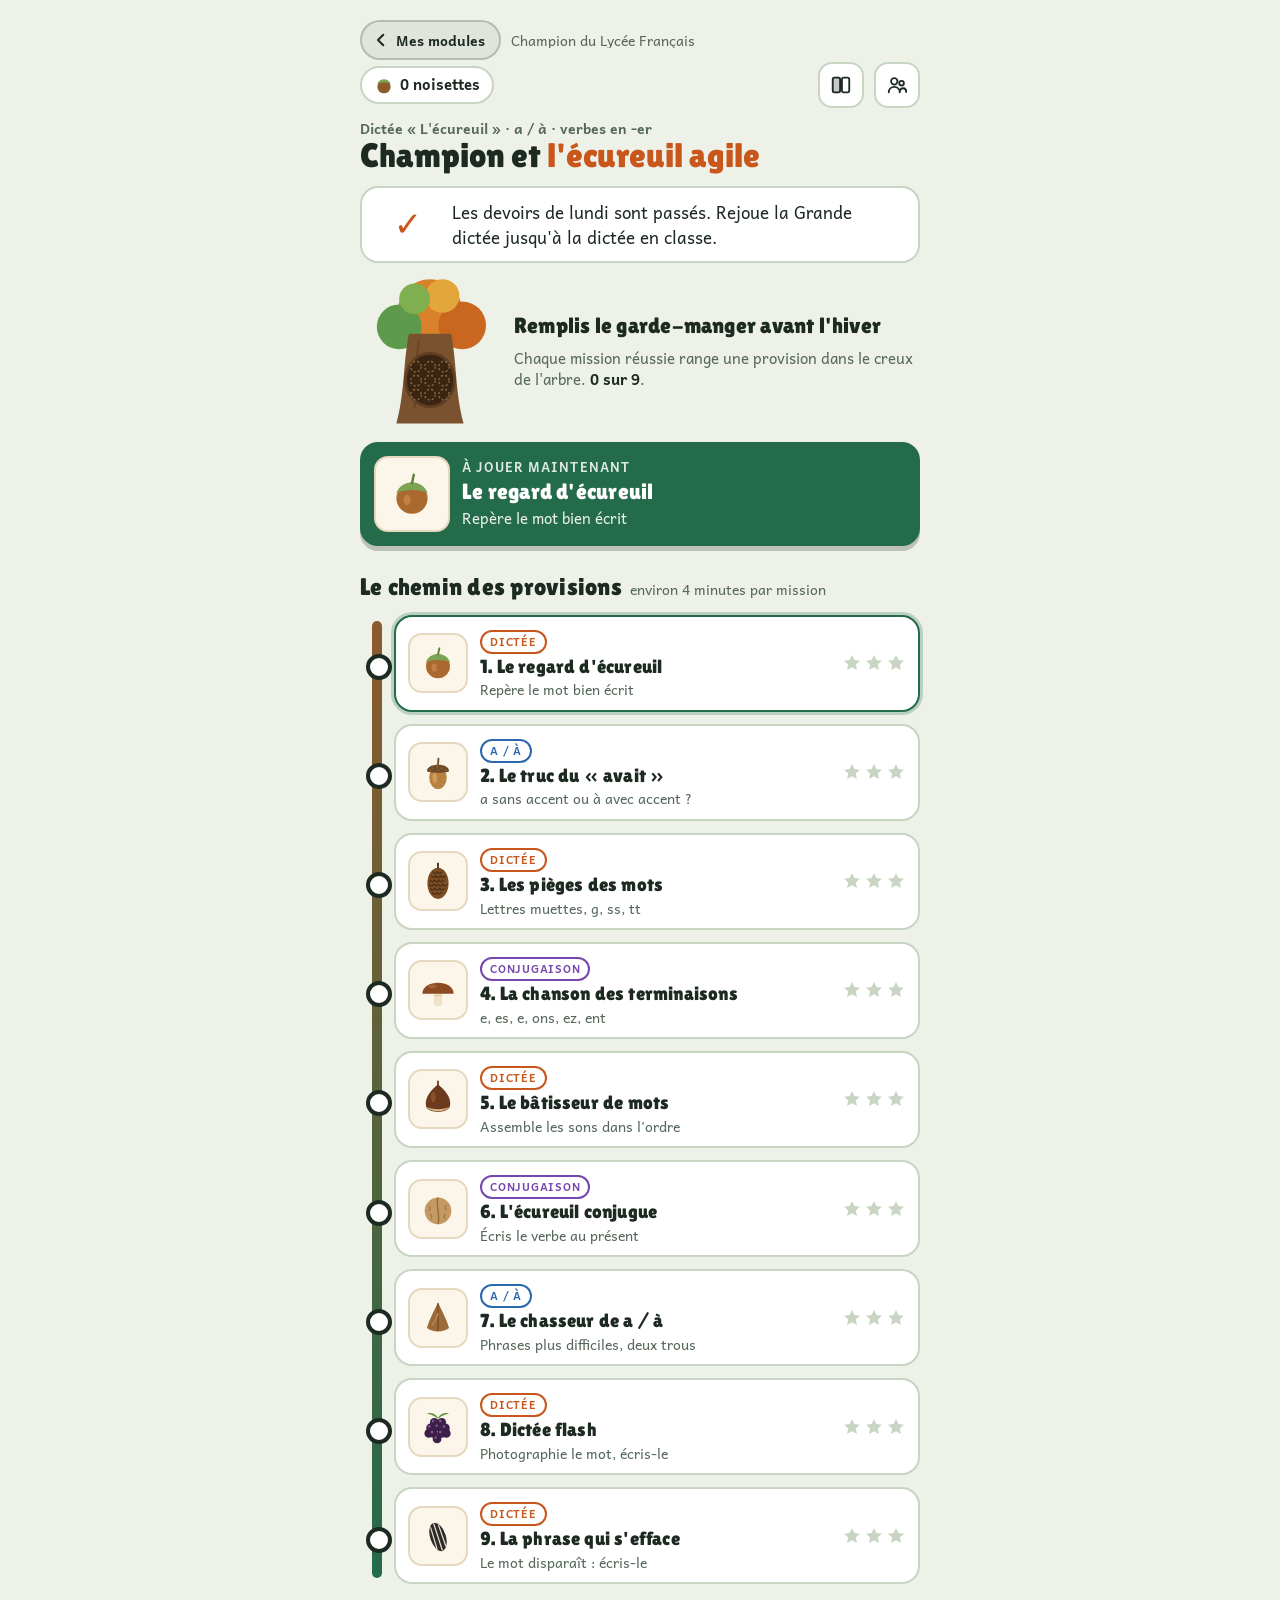
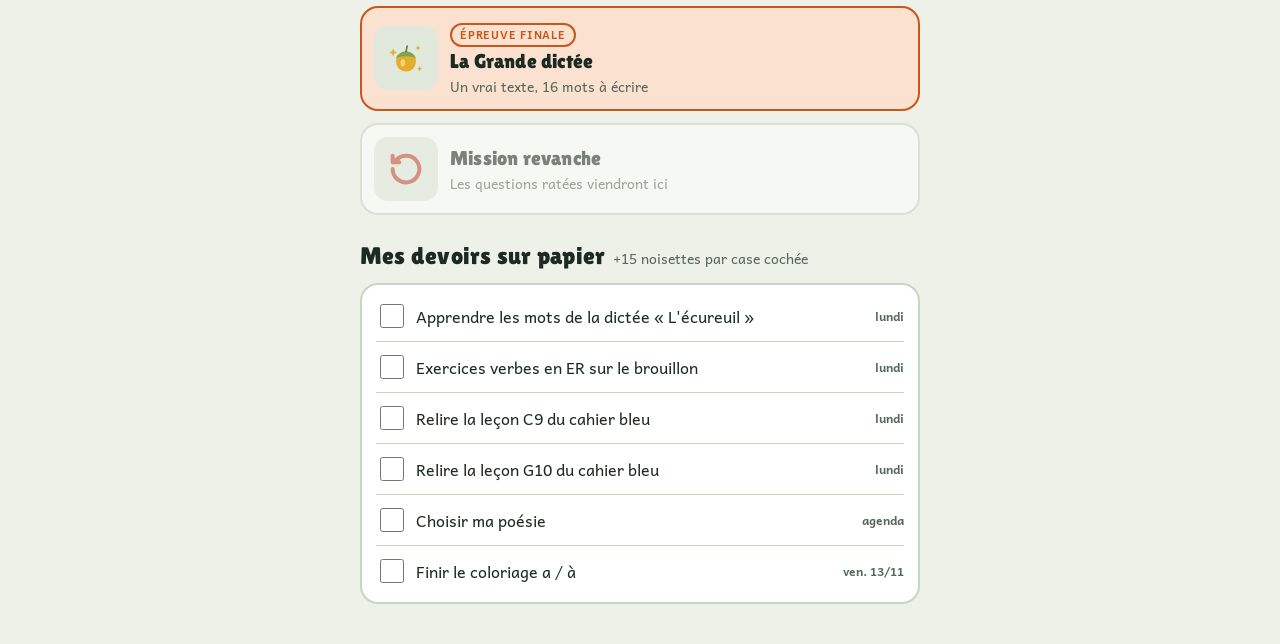
<file: modules/ecureuil-agile/index.html>
<!doctype html>
<html lang="fr">
<head>
<meta charset="utf-8">
<meta name="viewport" content="width=device-width,initial-scale=1,viewport-fit=cover">
<title>L'Écureuil Agile · Champion du Lycée Français</title>
<meta name="theme-color" content="#246B4C">
<meta name="apple-mobile-web-app-capable" content="yes">
<meta name="mobile-web-app-capable" content="yes">
<link rel="icon" href="../../favicon.svg" type="image/svg+xml">
<link rel="apple-touch-icon" href="../../icons/apple-touch-icon.png">
<link rel="manifest" href="../../manifest.webmanifest">
<link rel="preconnect" href="https://fonts.googleapis.com">
<link rel="stylesheet" href="https://fonts.googleapis.com/css2?family=Andika:wght@400;700&family=Lilita+One&display=swap">
<style>:root{color-scheme:light;box-sizing:border-box;padding-top:env(safe-area-inset-top,0px);padding-bottom:env(safe-area-inset-bottom,0px)}html{scroll-padding-top:env(safe-area-inset-top,0px);-webkit-text-size-adjust:100%;text-size-adjust:100%}body{margin:0;padding:0;font:14px -apple-system,BlinkMacSystemFont,sans-serif;background:#fff;color:#000}img{max-width:100%}[hidden]:not([hidden=until-found i]){display:none!important}</style>
<!-- Lien avec le site : prénom, retour aux cahiers, temps de jeu, hors ligne -->
<script src="../../assets/catalogue.js"></script>
<script src="../../assets/commun.js"></script>
<script src="../../assets/module-bridge.js" data-module="ecureuil-agile"></script>
</head>
<body>
<script nomodule>window.onload=function(){document.body.innerHTML='<p style="font:18px sans-serif;margin:24px">Ce navigateur est trop ancien pour ce jeu. Ouvrez le site avec Edge, Chrome, Safari ou Firefox.</p>';};</script>
<style>
/* Mise en page : une colonne type application mobile ; le chemin des provisions monte du sol jusqu'au creux du chêne. */
:root{
  --bg:#EDF1E8; --surface:#FFFFFF; --surface-2:#E1E9DC; --ink:#1D2A21; --muted:#56685B; --line:#C9D5C3;
  --forest:#246B4C; --on-forest:#FFFFFF; --rousse:#C9561A; --rousse-soft:#FBE1CF; --nut:#8C5A2B;
  --good:#1F8556; --good-soft:#DCF2E5; --bad:#C2432E; --bad-soft:#FADFD8;
  --plate:#FBF5EA; --plate-line:#E6D8BE;
  --s-dic:#C9561A; --s-aa:#2C68B0; --s-conj:#7647AE;
  --f-display:"Lilita One","Arial Rounded MT Bold",system-ui,sans-serif;
  --f-body:"Andika","Trebuchet MS",system-ui,sans-serif;
  --r:18px;
}
@media (prefers-color-scheme: dark){
  :root:not([data-theme="light"]){
    --bg:#111A14; --surface:#1A261E; --surface-2:#243328; --ink:#EAF2EC; --muted:#A5B8AA; --line:#33463A;
    --forest:#5FC796; --on-forest:#0C1A12; --rousse:#F28D4B; --rousse-soft:#3D2718; --nut:#D9A56C;
    --good:#4DCB8C; --good-soft:#153A2B; --bad:#FF7D66; --bad-soft:#43221C;
    --plate:#F4ECDC; --plate-line:#CDBE9F;
    --s-dic:#F28D4B; --s-aa:#7FB0F0; --s-conj:#B795EE; color-scheme:dark;
  }
}
:root[data-theme="dark"]{
  --bg:#111A14; --surface:#1A261E; --surface-2:#243328; --ink:#EAF2EC; --muted:#A5B8AA; --line:#33463A;
  --forest:#5FC796; --on-forest:#0C1A12; --rousse:#F28D4B; --rousse-soft:#3D2718; --nut:#D9A56C;
  --good:#4DCB8C; --good-soft:#153A2B; --bad:#FF7D66; --bad-soft:#43221C;
  --plate:#F4ECDC; --plate-line:#CDBE9F;
  --s-dic:#F28D4B; --s-aa:#7FB0F0; --s-conj:#B795EE; color-scheme:dark;
}
*{box-sizing:border-box}
body{background:var(--bg);color:var(--ink);font-family:var(--f-body);font-size:17px;line-height:1.45;
  padding-left:max(16px,env(safe-area-inset-left,0px));padding-right:max(16px,env(safe-area-inset-right,0px));padding-block:12px 40px;
  -webkit-tap-highlight-color:transparent}
.app{max-width:560px;margin:0 auto}
h1,h2,h3{font-family:var(--f-display);font-weight:400;letter-spacing:.01em;text-wrap:balance;margin:0}
button{font:inherit;color:inherit;cursor:pointer}
button:focus-visible,label:focus-within{outline:3px solid var(--forest);outline-offset:2px}
.muted{color:var(--muted)}
.row{display:flex;gap:10px;align-items:center}
.spacer{flex:1}
@media (prefers-reduced-motion: reduce){*{animation:none!important;transition:none!important}}

/* Boutons */
.btn{display:flex;align-items:center;justify-content:center;gap:10px;min-height:56px;padding:12px 20px;border-radius:16px;border:0;
  font-family:var(--f-display);font-size:20px;background:var(--forest);color:var(--on-forest);box-shadow:0 4px 0 rgba(0,0,0,.22);transition:transform .08s}
.btn:active{transform:translateY(3px);box-shadow:0 1px 0 rgba(0,0,0,.22)}
.btn.ghost{background:var(--surface);color:var(--ink);border:2px solid var(--line);box-shadow:none}
.btn.rousse{background:var(--rousse);color:#fff}
.btn:disabled{opacity:.45;cursor:default;transform:none}
.icon-btn{display:inline-flex;align-items:center;justify-content:center;width:46px;height:46px;border-radius:14px;border:2px solid var(--line);background:var(--surface);flex:none}
.icon-btn svg{width:22px;height:22px}
.chip{display:inline-flex;align-items:center;gap:6px;padding:6px 12px;border-radius:999px;background:var(--surface);border:2px solid var(--line);font-weight:700;font-size:15px;font-variant-numeric:tabular-nums}
.chip svg{width:20px;height:20px}
.subj{display:inline-block;font-size:11px;font-weight:700;letter-spacing:.07em;text-transform:uppercase;padding:2px 8px;border-radius:999px;border:2px solid currentColor}
.subj.dic{color:var(--s-dic)} .subj.aa{color:var(--s-aa)} .subj.conj{color:var(--s-conj)}

/* Accueil */
.top{display:flex;align-items:center;gap:10px;flex-wrap:wrap;margin-bottom:10px}
.hello{margin:6px 0 2px}
.hello .eyebrow{font-size:14px;color:var(--muted);font-weight:700}
.hello .who{font-family:var(--f-display);font-size:34px;line-height:1.05}
.hello .who span{color:var(--rousse)}
.countdown{display:flex;gap:12px;align-items:center;background:var(--surface);border:2px solid var(--line);border-radius:var(--r);padding:12px 14px;margin:12px 0}
.countdown .big{font-family:var(--f-display);font-size:34px;color:var(--rousse);font-variant-numeric:tabular-nums;min-width:64px;text-align:center;white-space:nowrap}
.pantry{display:grid;grid-template-columns:140px 1fr;gap:14px;align-items:center;margin:8px 0 16px}
.pantry svg{width:140px;height:auto}
.pantry .nut-new{animation:drop .6s cubic-bezier(.3,1.5,.5,1) both}
@keyframes drop{from{transform:translateY(-60px);opacity:0}to{transform:none;opacity:1}}
.today{background:var(--forest);color:var(--on-forest);border-radius:var(--r);padding:14px;display:grid;grid-template-columns:76px 1fr;gap:12px;align-items:center;border:0;width:100%;text-align:left;box-shadow:0 5px 0 rgba(0,0,0,.2)}
.today .lab{font-size:13px;text-transform:uppercase;letter-spacing:.08em;opacity:.85;font-weight:700}
.today h3{font-size:22px}
.plate{background:var(--plate);border:2px solid var(--plate-line);border-radius:14px;display:flex;align-items:center;justify-content:center;overflow:hidden}
.plate svg{width:100%;height:100%;display:block}
.plate.sm{width:60px;height:60px;padding:5px}
.plate.md{width:76px;height:76px;padding:6px}
.plate.big{width:min(200px,60vw);aspect-ratio:1;padding:12px;margin:0 auto;max-width:100%}
.section-title{display:flex;align-items:baseline;gap:8px;margin:24px 0 10px;flex-wrap:wrap}
.section-title h2{font-size:24px}
.map{position:relative;display:grid;gap:12px;padding-left:34px}
.map::before{content:"";position:absolute;left:12px;top:6px;bottom:6px;width:10px;border-radius:6px;background:linear-gradient(var(--nut),var(--forest))}
.mission{position:relative;display:grid;grid-template-columns:60px 1fr auto;gap:12px;align-items:center;width:100%;text-align:left;
  background:var(--surface);border:2px solid var(--line);border-radius:var(--r);padding:10px 12px}
.mission::before{content:"";position:absolute;left:-30px;top:50%;width:18px;height:18px;margin-top:-9px;border-radius:50%;background:var(--surface);border:4px solid var(--ink)}
.mission.done::before{background:var(--rousse);border-color:var(--rousse)}
.mission h3{font-size:19px;line-height:1.15;margin:2px 0}
.mission .sub{font-size:14px;color:var(--muted)}
.mission.next{border-color:var(--forest);box-shadow:0 0 0 3px color-mix(in srgb,var(--forest) 25%,transparent)}
.stars{display:flex;gap:2px}
.stars svg{width:20px;height:20px}
.extra{display:grid;gap:12px;margin-top:22px}
.card-btn{display:grid;grid-template-columns:64px 1fr;gap:12px;align-items:center;text-align:left;width:100%;background:var(--surface);border:2px solid var(--line);border-radius:var(--r);padding:12px}
.card-btn h3{font-size:20px}
.card-btn .sub{font-size:14px;color:var(--muted)}
.card-btn.boss{background:var(--rousse-soft);border-color:var(--rousse)}
.ico{width:64px;height:64px;border-radius:14px;display:flex;align-items:center;justify-content:center;background:var(--surface-2)}
.ico svg{width:40px;height:40px}
.todo{background:var(--surface);border:2px solid var(--line);border-radius:var(--r);padding:6px 14px}
.todo label{display:grid;grid-template-columns:30px 1fr auto;gap:10px;align-items:center;padding:10px 0;border-bottom:1px solid var(--line);cursor:pointer;font-size:16px}
.todo label:last-child{border-bottom:0}
.todo input{width:24px;height:24px;accent-color:var(--forest)}
.todo .due{font-size:12px;font-weight:700;color:var(--muted);white-space:nowrap}
.todo label.ok span:first-of-type{text-decoration:line-through;color:var(--muted)}

/* Jeu */
.playbar{display:flex;align-items:center;gap:10px;margin-bottom:14px}
.dots{display:flex;gap:5px;flex:1;flex-wrap:wrap}
.dot{height:10px;flex:1;min-width:8px;border-radius:6px;background:var(--line)}
.dot.ok{background:var(--good)} .dot.ko{background:var(--bad)} .dot.cur{background:var(--forest)}
.combo{font-family:var(--f-display);color:var(--rousse);font-size:18px;white-space:nowrap}
.combo.pop{animation:pop .4s cubic-bezier(.3,1.6,.5,1)}
.qhead{display:flex;align-items:center;gap:8px;margin-bottom:8px;flex-wrap:wrap}
.tag{font-size:12px;font-weight:700;text-transform:uppercase;letter-spacing:.08em;color:var(--muted)}
.prompt{font-family:var(--f-display);font-size:24px;line-height:1.25;margin:4px 0 12px;text-wrap:balance}
.ctx{font-family:var(--f-body);font-weight:700;font-size:25px;line-height:1.35;background:var(--plate);color:#2A2418;border:2px solid var(--plate-line);border-radius:16px;padding:14px 16px;margin:10px 0 4px;text-wrap:pretty}
.ctx b{color:#B44A12}
.ctx .gap{display:inline-block;min-width:3.2em;border-bottom:3px solid #B44A12;color:#B44A12;text-align:center;line-height:1.1}
.ctx .gap.cur{background:#FFE6C9;border-radius:6px 6px 0 0;padding:0 6px;min-width:4em}
.ctx .gap.done{border-bottom-color:transparent;color:#1A6B45}
.ctx .gap.todo-gap{color:#9C8F78;border-bottom-color:#C8B898}
.ctx mark{background:#FFE08A;color:#2A2418;border-radius:5px;padding:0 3px}
.caret{display:inline-block;width:2px;height:1em;background:#B44A12;vertical-align:-2px;margin-left:1px;animation:blink 1s steps(1) infinite}
@keyframes blink{50%{opacity:0}}
.choices{display:grid;gap:10px}
.choices.two{grid-template-columns:1fr 1fr}
.choices.two .choice{justify-content:center;font-size:30px;min-height:72px;font-family:var(--f-body)}
.choice{min-height:58px;padding:12px 16px;border-radius:16px;border:2px solid var(--line);background:var(--surface);text-align:left;font-size:21px;font-weight:700;display:flex;align-items:center;gap:10px}
.choice:active{transform:scale(.99)}
.choice.ok{background:var(--good-soft);border-color:var(--good)}
.choice.ko{background:var(--bad-soft);border-color:var(--bad)}
.choice:disabled{cursor:default}
.hint-row{display:flex;gap:10px;margin-top:14px}
.hint{margin-top:12px;background:var(--rousse-soft);border:2px dashed var(--rousse);border-radius:14px;padding:12px 14px;font-size:17px}
.hint p{margin:4px 0}
.chant{display:grid;grid-template-columns:repeat(3,1fr);gap:4px 12px;font-size:16px;margin-top:6px;font-variant-numeric:tabular-nums}
.chant b{color:var(--rousse)}

/* Flash */
.flashbar{height:10px;border-radius:6px;background:var(--surface-2);overflow:hidden;margin:10px 0}
.flashbar i{display:block;height:100%;background:var(--rousse);width:100%;transform-origin:left;animation:shrink linear forwards}
@keyframes shrink{to{transform:scaleX(0)}}
.flashword{font-size:38px;text-align:center;padding:22px 12px}
.eyehint{display:flex;align-items:center;gap:8px;justify-content:center;font-weight:700;color:var(--muted);font-size:15px}

/* Construction */
.build-out{min-height:72px;display:flex;align-items:center;justify-content:center;font-size:36px;font-weight:700;letter-spacing:.04em;
  background:var(--plate);color:#2A2418;border:2px solid var(--plate-line);border-radius:16px;margin:10px 0 12px;padding:8px}
.build-out.empty{font-size:16px;color:#7A6E55;font-weight:400;letter-spacing:0}
.tiles{display:flex;flex-wrap:wrap;gap:8px;justify-content:center;margin-bottom:12px}
.tile{min-width:52px;min-height:52px;padding:8px 12px;border-radius:12px;border:2px solid var(--line);background:var(--surface);font-weight:700;font-size:24px}
.tile:disabled{opacity:.22}

/* Clavier */
.typebox{min-height:66px;display:flex;align-items:center;justify-content:center;font-size:30px;font-weight:700;background:var(--plate);color:#2A2418;border:2px solid var(--plate-line);border-radius:16px;margin:10px 0 12px;padding:8px;word-break:break-word;text-align:center}
.kb{display:grid;gap:6px;user-select:none;-webkit-user-select:none}
.kb .r{display:grid;grid-template-columns:repeat(10,1fr);gap:5px}
.key{min-height:46px;border-radius:10px;border:0;background:var(--surface);box-shadow:0 2px 0 var(--line);font-size:20px;font-weight:700;padding:0;min-width:0;border:1px solid var(--line)}
.key:active{background:var(--surface-2);transform:translateY(1px)}
.key.acc{background:var(--rousse-soft);color:var(--ink)}
.key.w2{grid-column:span 2} .key.w3{grid-column:span 3} .key.w5{grid-column:span 5}
.key.go{background:var(--forest);color:var(--on-forest);font-family:var(--f-display);font-size:19px;font-weight:400;border:0}
.key svg{width:22px;height:22px;vertical-align:middle}

/* Feuille de réponse */
.sheet{position:fixed;left:0;right:0;bottom:0;z-index:20;background:var(--surface);border-top:4px solid var(--good);border-radius:22px 22px 0 0;
  padding:16px max(16px,env(safe-area-inset-right,0px)) calc(18px + env(safe-area-inset-bottom,0px)) max(16px,env(safe-area-inset-left,0px));
  box-shadow:0 -10px 30px rgba(0,0,0,.18);animation:up .22s ease-out;max-height:80vh;overflow:auto}
.sheet.ko{border-top-color:var(--bad)}
.sheet .in{max-width:560px;margin:0 auto;display:grid;gap:10px}
.sheet h3{font-size:26px;color:var(--good)}
.sheet.ko h3{color:var(--bad)}
.sheet p{margin:0;font-size:17px}
.sheet .fix{font-size:26px;font-weight:700;letter-spacing:.03em}
.sheet .fix mark{background:var(--bad-soft);color:var(--bad);border-bottom:3px solid var(--bad);border-radius:3px;padding:0 1px}
.sheet .yours{text-decoration:line-through;color:var(--muted);font-weight:700}
.gain{font-family:var(--f-display);color:var(--rousse);font-size:20px}
@keyframes up{from{transform:translateY(100%)}to{transform:none}}
.pad-bottom{height:260px}

/* Résultats, pause, album */
.center{text-align:center}
.bigstars{display:flex;justify-content:center;gap:8px;margin:12px 0}
.bigstars svg{width:62px;height:62px}
.bigstars svg.pop{animation:pop .5s cubic-bezier(.3,1.6,.5,1) both}
@keyframes pop{from{transform:scale(0)}to{transform:scale(1)}}
.result-card{background:var(--surface);border:2px solid var(--line);border-radius:var(--r);padding:16px;margin:14px 0;display:grid;gap:10px}
.unlocked{display:flex;gap:10px;flex-wrap:wrap;justify-content:center}
.unlocked .plate{animation:pop .5s .2s cubic-bezier(.3,1.6,.5,1) both}
.objlist{display:grid;gap:8px;text-align:left}
.objrow{display:grid;grid-template-columns:1fr auto;gap:8px;align-items:center;font-size:15px}
.ring{width:170px;height:170px;margin:10px auto;display:block}
.album{display:grid;grid-template-columns:repeat(2,minmax(0,1fr));gap:12px}
.acard{background:var(--surface);border:2px solid var(--line);border-radius:var(--r);padding:8px;text-align:left;display:grid;gap:6px;min-width:0}
.acard .plate{width:100%;aspect-ratio:1;padding:12px}
.acard.locked .plate svg{filter:grayscale(1) brightness(.2);opacity:.25}
.acard h3{font-size:16px;line-height:1.15}
.acard .when{font-size:13px;color:var(--muted)}
.modal{position:fixed;inset:0;z-index:30;background:rgba(10,20,14,.55);display:flex;align-items:flex-end;justify-content:center;
  padding:16px max(16px,env(safe-area-inset-right,0px)) calc(16px + env(safe-area-inset-bottom,0px)) max(16px,env(safe-area-inset-left,0px))}
.modal .box{background:var(--surface);border-radius:22px;padding:18px;max-width:520px;width:100%;display:grid;gap:12px;max-height:90vh;overflow:auto;animation:up .22s ease-out}

/* Parents */
.panel{background:var(--surface);border:2px solid var(--line);border-radius:var(--r);padding:14px;margin:12px 0}
.panel h3{font-size:20px;margin-bottom:8px}
.panel p{margin:8px 0;font-size:16px}
.obj{display:grid;gap:4px;padding:8px 0;border-bottom:1px solid var(--line)}
.obj:last-child{border-bottom:0}
.obj .top2{display:flex;gap:8px;align-items:center;justify-content:space-between;font-size:15px}
.bar{height:10px;border-radius:6px;background:var(--surface-2);overflow:hidden}
.bar i{display:block;height:100%;background:var(--good);border-radius:6px}
.pill{font-size:12px;font-weight:700;padding:3px 9px;border-radius:999px;white-space:nowrap}
.pill.a{background:var(--good-soft);color:var(--good)} .pill.b{background:var(--rousse-soft);color:var(--rousse)} .pill.c{background:var(--bad-soft);color:var(--bad)} .pill.n{background:var(--surface-2);color:var(--muted)}
.plan{display:grid;gap:6px}
.plan .d{display:grid;grid-template-columns:92px 1fr auto;gap:8px;align-items:center;padding:8px 10px;border-radius:12px;background:var(--surface-2);font-size:15px}
.plan .d.now{outline:3px solid var(--forest)}
.plan .dt{font-weight:700;font-variant-numeric:tabular-nums}
.toggle{display:flex;justify-content:space-between;align-items:center;gap:12px;padding:8px 0;font-size:16px}
.toggle input{width:24px;height:24px;accent-color:var(--forest)}
.confirm{display:grid;gap:8px;margin-top:10px;background:var(--bad-soft);border-radius:12px;padding:10px;font-size:15px}
.key-list{font-variant-numeric:tabular-nums;font-weight:700;font-size:18px;color:var(--s-aa)}
</style>

<div class="app">
  <section id="home"></section>
  <section id="play" hidden></section>
  <section id="result" hidden></section>
  <section id="pause" hidden></section>
  <section id="album" hidden></section>
  <section id="parent" hidden></section>
</div>
<div id="sheet" class="sheet" hidden></div>
<div id="modal" hidden></div>

<script>
/* =========================================================
   L'Écureuil Agile — devoirs du lundi 9 novembre 2026, CE2
   Dictée « L'écureuil » · a / à · présent des verbes en -er
   ========================================================= */
const $ = id => document.getElementById(id);
const shuffle = a => { a = a.slice(); for (let i = a.length - 1; i > 0; i--) { const j = Math.floor(Math.random() * (i + 1)); [a[i], a[j]] = [a[j], a[i]]; } return a; };
const one = a => a[Math.floor(Math.random() * a.length)];
const esc = s => String(s).replace(/[&<>"]/g, c => ({ "&": "&amp;", "<": "&lt;", ">": "&gt;", '"': "&quot;" })[c]);
const norm = s => String(s).replace(/[’`´]/g, "'").replace(/\s+/g, " ").trim().toLowerCase();

/* ---------- Dessins ---------- */
const V = (inner, vb = "0 0 100 100") => `<svg viewBox="${vb}" xmlns="http://www.w3.org/2000/svg" aria-hidden="true">${inner}</svg>`;
function pinScales() {
  let s = ""; for (let y = 30; y <= 80; y += 9) { const w = 20 - Math.abs(y - 55) * 0.35; for (let x = 50 - w; x <= 50 + w - 8; x += 10) s += `<path d="M${x.toFixed(1)} ${y} q5 7 10 0" fill="none" stroke="#4A2C12" stroke-width="2.4" stroke-linecap="round"/>`; }
  return s;
}
const NUT = (x, y, r, c = "#A9692F") => `<g><circle cx="${x}" cy="${y + 1}" r="${r}" fill="${c}"/><path d="M${x - r} ${y - r * .3} C${x - r * .7} ${y - r * 1.2} ${x + r * .7} ${y - r * 1.2} ${x + r} ${y - r * .3} C${x + r * .5} ${y - r * .55} ${x - r * .5} ${y - r * .55} ${x - r} ${y - r * .3}Z" fill="#7DA453"/></g>`;
const ART = {
  ecureuil: V(`<path d="M74 104 C104 104 116 72 108 48 C102 28 82 20 71 31 C62 40 70 54 82 51 C93 48 95 63 89 74 C83 85 72 88 68 98 Z" fill="#C9561A"/>
    <path d="M82 51 C93 48 95 63 89 74" stroke="#E98A4E" stroke-width="5" fill="none" stroke-linecap="round"/>
    <ellipse cx="54" cy="84" rx="21" ry="23" fill="#C9561A"/><ellipse cx="49" cy="88" rx="11" ry="15" fill="#FBE6CF"/>
    <path d="M33 38 L35 20 L44 34 Z M47 34 L55 19 L58 37 Z" fill="#B44A12"/><path d="M35 20 l-2 -6 M35 20 l3 -6 M55 19 l-1 -6 M55 19 l3 -5" stroke="#6B2C0A" stroke-width="2" stroke-linecap="round"/>
    <circle cx="45" cy="50" r="17" fill="#C9561A"/><ellipse cx="36" cy="56" rx="9" ry="7" fill="#FBE6CF"/>
    <circle cx="41" cy="47" r="4" fill="#24170D"/><circle cx="42.4" cy="45.6" r="1.4" fill="#fff"/><circle cx="29" cy="54" r="2.4" fill="#24170D"/>
    <ellipse cx="40" cy="76" rx="6" ry="4" fill="#B44A12"/>${NUT(36, 70, 6)}
    <ellipse cx="45" cy="106" rx="10" ry="4.5" fill="#B44A12"/><ellipse cx="64" cy="106" rx="9" ry="4.5" fill="#B44A12"/>`, "0 0 120 120"),
  noisette: V(`${NUT(50, 56, 26)}<ellipse cx="42" cy="60" rx="6" ry="9" fill="#C98B4E" opacity=".7"/><path d="M50 32 L53 18" stroke="#5E7F3C" stroke-width="4" stroke-linecap="round"/>`),
  gland: V(`<ellipse cx="50" cy="62" rx="19" ry="25" fill="#B9813F"/><ellipse cx="43" cy="62" rx="5" ry="12" fill="#D9A869" opacity=".7"/>
    <path d="M26 48 C26 30 74 30 74 48 C74 53 26 53 26 48Z" fill="#6E4A25"/><g fill="#8E6538"><circle cx="38" cy="42" r="2"/><circle cx="48" cy="38" r="2"/><circle cx="58" cy="42" r="2"/><circle cx="66" cy="46" r="2"/><circle cx="33" cy="47" r="2"/><circle cx="50" cy="46" r="2"/></g>
    <path d="M50 33 L51 21" stroke="#6E4A25" stroke-width="4" stroke-linecap="round"/>`),
  pin: V(`<ellipse cx="50" cy="55" rx="23" ry="34" fill="#7A4D24"/>${pinScales()}<path d="M50 21 L50 12" stroke="#4A2C12" stroke-width="4" stroke-linecap="round"/>`),
  champi: V(`<path d="M41 54 h18 v28 q-9 6 -18 0z" fill="#EFE2C6"/><path d="M41 62 h18" stroke="#D8C7A4" stroke-width="2"/><path d="M16 58 C16 26 84 26 84 58 Z" fill="#8C4B22"/><ellipse cx="38" cy="42" rx="9" ry="4" fill="#B06A3A" opacity=".8"/>`),
  chataigne: V(`<path d="M50 18 C64 30 80 46 76 66 C72 82 28 82 24 66 C20 46 36 30 50 18Z" fill="#6E3A1D"/><path d="M25 67 C34 80 66 80 75 67 C66 74 34 74 25 67Z" fill="#D9B98A"/><ellipse cx="40" cy="46" rx="5" ry="11" fill="#9A5A33" opacity=".7"/><path d="M50 18 l0 -6" stroke="#6E3A1D" stroke-width="4" stroke-linecap="round"/>`),
  noix: V(`<circle cx="50" cy="54" r="29" fill="#C59A62"/><path d="M50 25 C44 40 56 68 50 83" stroke="#8E6A3C" stroke-width="3" fill="none"/>
    <path d="M30 44 q6 4 0 9 M33 62 q6 3 2 9 M68 42 q-6 5 0 10 M66 62 q-5 4 -1 9" stroke="#9E7745" stroke-width="2.5" fill="none" stroke-linecap="round"/>`),
  faine: V(`<path d="M50 16 C58 34 70 56 74 72 C62 82 38 82 26 72 C30 56 42 34 50 16Z" fill="#9C6B3A"/><path d="M50 18 L50 78" stroke="#74491F" stroke-width="2.5"/><path d="M38 64 C44 60 46 50 50 40" stroke="#BB8A54" stroke-width="3" fill="none" stroke-linecap="round"/>`),
  mure: V(`<path d="M50 30 C42 18 30 18 26 22 C34 22 42 26 50 32 C58 26 66 22 74 22 C70 18 58 18 50 30Z" fill="#5E8F3A"/><g fill="#3D2048">${[[42, 40], [58, 40], [34, 52], [50, 50], [66, 52], [40, 64], [58, 64], [48, 76], [30, 64], [68, 64]].map(([x, y]) => `<circle cx="${x}" cy="${y}" r="9.5"/>`).join("")}</g><g fill="#8C5A9E">${[[39, 37], [55, 37], [31, 49], [47, 47], [63, 49], [37, 61], [55, 61], [45, 73]].map(([x, y]) => `<circle cx="${x}" cy="${y}" r="2.6"/>`).join("")}</g>`),
  tournesol: V(`<g transform="rotate(-18 50 52)"><ellipse cx="50" cy="52" rx="17" ry="32" fill="#2E2A28"/><path d="M50 22 L50 82 M41 28 L40 76 M59 28 L60 76" stroke="#E9E4DA" stroke-width="2.6" stroke-linecap="round"/></g>`),
  or: V(`${NUT(50, 58, 25, "#E2AE2E")}<ellipse cx="42" cy="62" rx="6" ry="9" fill="#F7D978" opacity=".9"/><path d="M50 34 L53 20" stroke="#5E7F3C" stroke-width="4" stroke-linecap="round"/>
    <g fill="#E2AE2E"><path d="M18 26 l3 7 7 3 -7 3 -3 7 -3 -7 -7 -3 7 -3z"/><path d="M80 18 l2 5 5 2 -5 2 -2 5 -2 -5 -5 -2 5 -2z"/><path d="M84 70 l2 5 5 2 -5 2 -2 5 -2 -5 -5 -2 5 -2z"/></g>`)
};
const art = k => ART[k] || "";

/* ---------- Icônes ---------- */
const IC = {
  nut: `<svg viewBox="0 0 24 24">${NUT(12, 13, 8).replace(/#A9692F/, "var(--nut)")}</svg>`,
  star: on => `<svg viewBox="0 0 24 24"><path d="M12 2.5l2.9 6 6.6.8-4.9 4.6 1.3 6.5L12 17.2 6.1 20.4l1.3-6.5L2.5 9.3l6.6-.8z" fill="${on ? "var(--rousse)" : "var(--line)"}"/></svg>`,
  speak: `<svg viewBox="0 0 24 24" fill="none" stroke="currentColor" stroke-width="2.2" stroke-linecap="round" stroke-linejoin="round"><path d="M4 9v6h4l5 4V5L8 9z" fill="currentColor"/><path d="M16.5 8.5a5 5 0 0 1 0 7M19 6a8.5 8.5 0 0 1 0 12"/></svg>`,
  close: `<svg viewBox="0 0 24 24" fill="none" stroke="currentColor" stroke-width="2.6" stroke-linecap="round"><path d="M6 6l12 12M18 6L6 18"/></svg>`,
  bulb: `<svg viewBox="0 0 24 24" fill="none" stroke="currentColor" stroke-width="2.2" stroke-linecap="round"><path d="M9 18h6M10 21h4M12 3a6 6 0 0 0-3.5 10.9V16h7v-2.1A6 6 0 0 0 12 3z"/></svg>`,
  eye: `<svg viewBox="0 0 24 24" fill="none" stroke="currentColor" stroke-width="2.2"><path d="M2 12s3.5-7 10-7 10 7 10 7-3.5 7-10 7S2 12 2 12z"/><circle cx="12" cy="12" r="3" fill="currentColor"/></svg>`,
  back: `<svg viewBox="0 0 24 24" fill="none" stroke="currentColor" stroke-width="2.6" stroke-linecap="round" stroke-linejoin="round"><path d="M15 5l-7 7 7 7"/></svg>`,
  del: `<svg viewBox="0 0 24 24" fill="none" stroke="currentColor" stroke-width="2.2" stroke-linejoin="round" stroke-linecap="round"><path d="M21 5H9l-6 7 6 7h12z"/><path d="M12 9l6 6M18 9l-6 6"/></svg>`,
  trophy: `<svg viewBox="0 0 24 24" fill="none" stroke="currentColor" stroke-width="2" stroke-linecap="round" stroke-linejoin="round"><path d="M7 4h10v5a5 5 0 0 1-10 0z" fill="currentColor" opacity=".25"/><path d="M7 4h10v5a5 5 0 0 1-10 0zM7 6H4a3 3 0 0 0 3 4M17 6h3a3 3 0 0 1-3 4M12 14v4M8 21h8M9 18h6"/></svg>`,
  retry: `<svg viewBox="0 0 24 24" fill="none" stroke="currentColor" stroke-width="2.4" stroke-linecap="round" stroke-linejoin="round"><path d="M4 12a8 8 0 1 0 2.3-5.6M4 4v4h4"/></svg>`,
  album: `<svg viewBox="0 0 24 24" fill="none" stroke="currentColor" stroke-width="2" stroke-linejoin="round"><rect x="3" y="4" width="8" height="16" rx="2" fill="currentColor" opacity=".25"/><rect x="3" y="4" width="8" height="16" rx="2"/><rect x="13" y="4" width="8" height="16" rx="2"/></svg>`,
  parent: `<svg viewBox="0 0 24 24" fill="none" stroke="currentColor" stroke-width="2" stroke-linecap="round"><circle cx="9" cy="8" r="3.5"/><circle cx="17" cy="10" r="2.5"/><path d="M3 20c0-3.5 2.7-6 6-6s6 2.5 6 6M15 20c0-2.5 1.2-4.5 4-4.5s3 1.5 3 4"/></svg>`
};

/* ---------- Objectifs ---------- */
const OBJ = {
  D1: "Reconnaître l'orthographe des mots de la dictée",
  D2: "Lettres muettes, son [g] / [j], ss et tt",
  D3: "Écrire les mots de la dictée de mémoire",
  D4: "Écrire les mots dans une phrase (dictée)",
  A1: "a ou à : le truc du « avait »",
  C1: "Terminaisons du présent : e, es, e, ons, ez, ent",
  C2: "Écrire un verbe en -er au présent"
};
const SUBJ = { dic: "Dictée", aa: "a / à", conj: "Conjugaison" };

/* ---------- Mots de la dictée ---------- */
const MOTS = [
  { w: "chêne", ctx: "le long du grand {_}", d: ["chène", "chaine", "chéne"], tip: "Le chêne porte un petit chapeau : <b>ê</b>.", tiles: ["ch", "ê", "n", "e"], ex: ["è", "ai"] },
  { w: "queue", ctx: "une belle {_} rousse", d: ["queu", "keue", "queux"], tip: "<b>qu</b> puis <b>eue</b> : un e devant le u, un e derrière, comme la queue derrière l'écureuil.", tiles: ["qu", "eu", "e"], ex: ["k", "eux"] },
  { w: "rousse", ctx: "une belle queue {_}", d: ["rouse", "rouce", "roussse"], tip: "Entre deux voyelles, il faut <b>ss</b> pour faire [s]. Avec un seul s, on lirait « rouze ».", tiles: ["r", "ou", "ss", "e"], ex: ["s", "c"] },
  { w: "moindre", ctx: "le {_} bruit", d: ["mouindre", "moaindre", "moindr"], tip: "<b>m-oin-dre</b> : oi puis n.", tiles: ["m", "oin", "d", "r", "e"], ex: ["ouin", "oi"] },
  { w: "bruit", ctx: "le moindre {_}", d: ["brui", "bruie", "bruis"], tip: "<b>t</b> muet : pense à « brui<b>t</b>er », « brui<b>t</b>age ».", tiles: ["b", "r", "ui", "t"], ex: ["s", "d"] },
  { w: "creux", ctx: "le {_} de l'arbre", d: ["creu", "creus", "crieux"], tip: "<b>x</b> muet à la fin, comme heureu<b>x</b>, joyeu<b>x</b>.", tiles: ["c", "r", "eu", "x"], ex: ["s", "e"] },
  { w: "arbre", ctx: "le creux de l'{_}", d: ["arbe", "arbr", "harbre"], tip: "Deux r : <b>ar-bre</b>.", tiles: ["ar", "b", "r", "e"], ex: ["h"] },
  { w: "animal", ctx: "le petit {_}", d: ["animale", "annimal", "animall"], tip: "<b>a-ni-mal</b> : un seul n, un seul l.", tiles: ["a", "n", "i", "m", "al"], ex: ["e", "n"] },
  { w: "provisions", ctx: "ses {_}", d: ["provision", "provizions", "provissions"], tip: "Le <b>s</b> entre deux voyelles chante [z]. Et « <b>ses</b> » provisions : il y en a plusieurs, donc <b>s</b> à la fin.", tiles: ["pr", "o", "v", "i", "s", "i", "on", "s"], ex: ["z", "ss"] },
  { w: "abri", ctx: "à l'{_} des regards", d: ["abrit", "abris", "habri"], tip: "<b>abri</b> finit par i, sans lettre muette. Et « <b>à</b> l'abri » : à avec accent.", tiles: ["a", "b", "r", "i"], ex: ["t", "h"] },
  { w: "regards", ctx: "à l'abri des {_}", d: ["regars", "regard", "reguards"], tip: "<b>d</b> muet (rega<b>r</b><b>d</b>er) et <b>s</b> car « <b>des</b> » regards.", tiles: ["r", "e", "g", "ar", "d", "s"], ex: ["gu", "t"] },
  { w: "noisettes", ctx: "des {_}", d: ["noisetes", "noizettes", "noisette"], tip: "<b>oi</b>, puis <b>tt</b>, puis <b>s</b> car « <b>des</b> » noisettes.", tiles: ["n", "oi", "s", "e", "tt", "e", "s"], ex: ["z", "t"] },
  { w: "hiver", ctx: "pendant l'{_}", d: ["iver", "hivert", "hivère"], tip: "Le <b>h</b> ne s'entend pas mais il est là : <b>h-i-ver</b>.", tiles: ["h", "i", "v", "er"], ex: ["è", "re"] },
  { w: "chaud", ctx: "au {_}", d: ["chau", "chaut", "cho"], tip: "<b>d</b> muet : pense à « chau<b>d</b>e ».", tiles: ["ch", "au", "d"], ex: ["o", "t"] },
  { w: "agile", ctx: "un écureuil {_}", d: ["ajile", "aguile", "agille"], tip: "<b>g</b> devant <b>i</b> fait le son [j], comme dans girafe.", tiles: ["a", "g", "i", "l", "e"], ex: ["j", "gu"] },
  { w: "vitesse", ctx: "à toute {_}", d: ["vitese", "vittesse", "vitèsse"], tip: "<b>ss</b> entre deux voyelles pour faire [s].", tiles: ["v", "i", "t", "e", "ss", "e"], ex: ["s", "c"] },
  { w: "beaucoup", ctx: "il mange {_}", d: ["beaucou", "baucoup", "beaucoups"], tip: "<b>beau</b> + <b>coup</b>, avec un <b>p</b> muet au bout.", tiles: ["b", "eau", "c", "ou", "p"], ex: ["o", "au"] }
];
const MOT = w => MOTS.find(m => m.w === w);
const GROUPES = [
  ["le long du grand chêne", "chêne : ê comme un chapeau. grand : d muet (grande). long : g muet (longue)."],
  ["une belle queue rousse", "belle : deux l. queue : qu + eue. rousse : ss."],
  ["le moindre bruit", "moindre : m-oin-dre. bruit : t muet (bruiter)."],
  ["le creux de l'arbre", "creux : x muet. l'arbre : apostrophe, deux r."],
  ["le petit animal", "petit : t muet (petite). animal : un seul n, un seul l."],
  ["ses provisions", "ses : plusieurs, donc provisions prend un s."],
  ["à l'abri des regards", "à avec accent (on ne peut pas dire « avait »). regards : d muet et s."],
  ["des noisettes", "des : plusieurs, donc s. noisettes : oi + tt."],
  ["l'hiver", "h muet au début, puis l'apostrophe : l'hiver."],
  ["au chaud", "chaud : au + d muet (chaude)."],
  ["agile", "g devant i fait [j]."],
  ["à toute vitesse", "à avec accent. vitesse : ss."],
  ["beaucoup", "beau + coup, p muet."]
];

/* ---------- Banques a / à ---------- */
const AA_A = ["L'écureuil {_} une belle queue rousse.", "Carlo {_} marqué un but.", "Le gardien {_} arrêté le ballon.", "Mon chien {_} faim.", "Elle {_} trois noisettes.", "Qui {_} gagné le match ?", "L'arbre {_} perdu ses feuilles.", "Papa {_} une voiture bleue."];
const AA_ACC = ["Je vais {_} l'école.", "L'écureuil file {_} toute vitesse.", "Le match commence {_} 8 heures.", "J'aime la glace {_} la vanille.", "C'est {_} toi de jouer !", "Ce ballon est {_} moi.", "Nous allons {_} la piscine.", "Il cache ses noisettes {_} l'abri des regards."];
const AA_HARD_A = ["Il n'{_} pas froid.", "On {_} vu un écureuil dans le parc.", "Le joueur {_} tiré sur le poteau.", "Le chat n'{_} peur de rien.", "Tom {_} faim depuis ce matin."];
const AA_HARD_ACC = ["Tu as une brosse {_} dents ?", "Elle apprend {_} nager.", "Il pense {_} ses amis.", "Maman lave le linge dans la machine {_} laver.", "Il a mis un pull {_} rayures."];
const AA_DOUBLE = [["Il {_} mal {_} la tête.", ["a", "à"]], ["Léo {_} donné son ballon {_} son frère.", ["a", "à"]], ["{_} midi, Tom {_} faim.", ["à", "a"]], ["Elle {_} rangé ses livres {_} leur place.", ["a", "à"]], ["{_} la récré, Carlo {_} couru vite.", ["à", "a"]], ["On {_} joué {_} cache-cache.", ["a", "à"]]];

/* ---------- Conjugaison ---------- */
const PRON = [["je", "e"], ["tu", "es"], ["il", "e"], ["elle", "e"], ["nous", "ons"], ["vous", "ez"], ["ils", "ent"], ["elles", "ent"]];
const VERBES = [["grimp", "grimper", "à l'arbre"], ["cach", "cacher", "des noisettes"], ["pass", "passer", "la balle"], ["saut", "sauter", "très haut"], ["ramass", "ramasser", "des glands"], ["jou", "jouer", "au foot"], ["tir", "tirer", "au but"], ["regard", "regarder", "le match"], ["chant", "chanter", "fort"], ["dans", "danser", "dans la cour"]];
const CONJ_TYPE = [
  ["L'écureuil {_} le long du chêne.", "grimper", "grimpe", "L'écureuil, c'est <b>il</b> → <b>-e</b>."],
  ["Au moindre bruit, il s'{_}.", "agiter", "agite", "<b>il</b> → <b>-e</b> : il s'agite.", ["s'agite"]],
  ["Tu {_} tes noisettes.", "cacher", "caches", "<b>tu</b> → <b>-es</b>."],
  ["Nous {_} l'hiver au chaud.", "passer", "passons", "<b>nous</b> → <b>-ons</b>."],
  ["Vous {_} des glands.", "ramasser", "ramassez", "<b>vous</b> → <b>-ez</b>."],
  ["Les écureuils {_} de branche en branche.", "sauter", "sautent", "Les écureuils, c'est <b>ils</b> → <b>-ent</b> (on ne l'entend pas, mais on l'écrit)."],
  ["Je {_} au foot avec mes amis.", "jouer", "joue", "<b>je</b> → <b>-e</b>. Le e de jouer ne s'entend pas, mais il s'écrit."],
  ["Le vent {_} les branches.", "secouer", "secoue", "Le vent, c'est <b>il</b> → <b>-e</b>. Le e ne s'entend pas, mais il s'écrit."],
  ["Tu {_} la balle au gardien.", "passer", "passes", "<b>tu</b> → <b>-es</b>."],
  ["Elles {_} leurs provisions.", "cacher", "cachent", "<b>elles</b> → <b>-ent</b>."],
  ["L'attaquant {_} un but.", "marquer", "marque", "L'attaquant, c'est <b>il</b> → <b>-e</b>."],
  ["Nous {_} le match à la télé.", "regarder", "regardons", "<b>nous</b> → <b>-ons</b>."],
  ["Vous {_} au but.", "tirer", "tirez", "<b>vous</b> → <b>-ez</b>."],
  ["Les joueurs {_} la partie.", "continuer", "continuent", "Les joueurs, c'est <b>ils</b> → <b>-ent</b>. Le u reste, puis -ent."],
  ["Tu {_} ton copain.", "saluer", "salues", "<b>tu</b> → <b>-es</b>. Le e ne s'entend pas, mais il s'écrit."],
  ["La maîtresse {_} une histoire.", "raconter", "raconte", "La maîtresse, c'est <b>elle</b> → <b>-e</b>."]
];
const CHANT = `<div class="chant"><span>je … <b>e</b></span><span>tu … <b>es</b></span><span>il, elle … <b>e</b></span><span>nous … <b>ons</b></span><span>vous … <b>ez</b></span><span>ils, elles … <b>ent</b></span></div>`;

/* ---------- Générateurs de questions ---------- */
const gap = (s, inner = "……") => s.replace("{_}", `<span class="gap">${inner}</span>`);
const fill = (s, w) => s.replace("{_}", w);
function mcq(o) { return Object.assign({ type: "mcq" }, o); }

function genM1() {
  return [MOTS.map(m => {
    const opts = shuffle([m.w, ...m.d.slice(0, 3)]);
    return mcq({ obj: "D1", prompt: "Quel mot est bien écrit ?", ctx: gap(m.ctx), choices: opts, answer: opts.indexOf(m.w), explain: m.tip, say: "Quel mot est bien écrit ? " + fill(m.ctx, m.w), correct: m.w });
  })];
}
function genAA(list, accent) {
  return list.map(s => {
    const start = s.startsWith("{_}");
    const a = accent ? (start ? "À" : "à") : "a";
    const opts = start ? ["a", "À"] : ["a", "à"];
    const test = fill(s, "avait").replace(/^avait/, "Avait");
    return mcq({ obj: "A1", two: true, prompt: "a ou à ?", ctx: gap(s), choices: opts, answer: accent ? 1 : 0, correct: a,
      avait: [test], say: fill(s, a),
      explain: accent ? `On ne peut pas dire « ${test} » : ça ne veut rien dire. C'est le petit mot <b>à</b>, avec un accent.` : `On peut dire « ${test} » : c'est le verbe avoir. On écrit <b>a</b>, sans accent.` });
  });
}
function genAADouble() {
  return AA_DOUBLE.map(([s, ans]) => {
    const start = s.startsWith("{_}");
    const lab = (x, first) => first && start ? x.toUpperCase() : x;
    const combos = [["a", "a"], ["a", "à"], ["à", "a"], ["à", "à"]];
    const labels = combos.map(c => `${lab(c[0], true)} … ${c[1]}`);
    const ai = combos.findIndex(c => c[0] === ans[0] && c[1] === ans[1]);
    let html = s, sayS = s;
    ans.forEach((x, i) => { html = html.replace("{_}", `<span class="gap">${i + 1}</span>`); sayS = sayS.replace("{_}", lab(x, i === 0)); });
    const t1 = s.replace("{_}", "avait").replace("{_}", "…"), t2 = s.replace("{_}", "…").replace("{_}", "avait");
    const why = (x, i) => x === "a" ? `trou ${i + 1} : on peut dire « avait » → <b>a</b>` : `trou ${i + 1} : « avait » ne va pas → <b>à</b>`;
    return mcq({ obj: "A1", prompt: "Deux trous : a ou à ?", ctx: html, choices: labels, answer: ai, correct: labels[ai],
      avait: [t1.replace(/^avait/, "Avait"), t2], say: sayS, explain: ans.map(why).join(" ; ") + "." });
  });
}
function genM2() {
  const SIL = [["le moindre ", "brui", "t", "bruiter"], ["au ", "chau", "d", "chaude"], ["le ", "gran", "d", "grande"], ["le ", "lon", "g", "longue"], ["le ", "peti", "t", "petite"], ["des ", "regar", "d", "regarder", "s"],
    ["le ", "creu", "x", null, "", "Pas de mot de la famille ici : il faut le retenir. creu<b>x</b> finit par x, comme heureu<b>x</b> et joyeu<b>x</b>."],
    ["", "beaucou", "p", null, "", "Pas de mot de la famille ici : il faut le retenir. beaucou<b>p</b> = beau + cou<b>p</b>, avec un p muet."]];
  const silent = SIL.map(([pre, stem, a, fam, post = "", ex]) => {
    const pool = shuffle(["t", "d", "x", "s", "p", "g"].filter(x => x !== a)).slice(0, 3);
    const opts = shuffle([a, ...pool]);
    const word = stem + a + post;
    return mcq({ obj: "D2", prompt: "Quelle lettre muette manque ?", ctx: `${pre}<b>${stem}<span class="gap">?</span>${post}</b>`, choices: opts, answer: opts.indexOf(a), correct: a,
      hintHtml: fam ? `Cherche un mot de la même famille : <b>${fam}</b>.` : "Ce mot se retient par cœur. Pense à heureux, joyeux… ou à « coup ».", say: "Quelle lettre muette manque dans " + pre + word,
      explain: ex || `On écrit <b>${word}</b>. Le ${a} ne s'entend pas, mais on l'entend dans « ${fam} ».` });
  });
  const G = [["agile", "j"], ["s'agiter", "j"], ["grimper", "g"], ["regards", "g"], ["grand", "g"], ["rouge", "j"], ["une bougie", "j"], ["une gomme", "g"]];
  const gq = G.map(([w, s]) => {
    const opts = ["[g] comme dans gâteau", "[j] comme dans girafe"];
    return mcq({ obj: "D2", prompt: "La lettre g fait quel son ?", ctx: `<b>${w}</b>`, choices: opts, answer: s === "g" ? 0 : 1, correct: opts[s === "g" ? 0 : 1], say: "Dans " + w + ", la lettre g fait quel son ?",
      explain: "<b>g + e, i, y</b> → son [j] (agile, rouge). <b>g + a, o, u</b> ou une consonne → son [g] (grand, gomme, regards)." });
  });
  const SON = [["vite", "e", "ss", ["s", "ss", "c"], "Dans vitesse, le son [s] s'écrit…", "Entre deux voyelles, <b>ss</b> fait [s]. Un seul s ferait [z]."],
    ["rou", "e", "ss", ["s", "ss", "c"], "Dans rousse, le son [s] s'écrit…", "Entre deux voyelles, <b>ss</b> fait [s]. « rouse » se lirait « rouze »."],
    ["provi", "ions", "s", ["s", "z", "ss"], "Dans provisions, le son [z] s'écrit…", "Un seul <b>s</b> entre deux voyelles chante [z]."],
    ["noise", "es", "tt", ["t", "tt", "th"], "Dans noisettes, le son [t] s'écrit…", "noi-se-<b>tt</b>es : deux t, comme dans chaussettes."],
    ["b", "coup", "eau", ["o", "au", "eau"], "Dans beaucoup, le son [o] s'écrit…", "<b>beau</b> + coup."],
    ["ch", "d", "au", ["o", "au", "eau"], "Dans chaud, le son [o] s'écrit…", "ch-<b>au</b>-d, comme dans au chaud."]];
  const son = SON.map(([a, b, ans, opts, q, ex]) => mcq({ obj: "D2", prompt: q, ctx: `<b>${a}<span class="gap">?</span>${b}</b>`, choices: opts, answer: opts.indexOf(ans), correct: ans, say: q, explain: ex }));
  return [silent, gq, son];
}
function genM3() {
  const ws = ["chêne", "queue", "rousse", "bruit", "creux", "provisions", "regards", "noisettes", "hiver", "chaud", "vitesse", "beaucoup", "moindre", "agile"];
  return [ws.map(w => { const m = MOT(w); return { type: "build", obj: "D3", prompt: "Construis le mot qui manque", ctx: gap(m.ctx), word: m.w, tiles: shuffle(m.tiles.concat(m.ex)), explain: m.tip, say: fill(m.ctx, m.w), correct: m.w }; })];
}
function genM5() {
  const ends = ["e", "es", "ons", "ez", "ent"];
  const g1 = [], g2 = [], g3 = [];
  VERBES.forEach(([rad, inf, cpl]) => {
    const [p, e] = one(PRON);
    const opts = shuffle([e, ...shuffle(ends.filter(x => x !== e)).slice(0, 3)]);
    g1.push(mcq({ obj: "C1", prompt: `Choisis la terminaison (${inf})`, ctx: `${cap(p)} <b>${rad}<span class="gap">?</span></b> ${cpl}.`, choices: opts.map(x => "-" + x), answer: opts.indexOf(e), correct: "-" + e, hintHtml: CHANT, say: `${p} ${rad}${e} ${cpl}`,
      explain: `Avec <b>${p}</b>, la terminaison est <b>-${e}</b> : ${p} ${rad}<b>${e}</b>.` }));
    const [p2, e2] = one(PRON.filter(x => !["il", "elle", "je", "elles"].includes(x[0])));
    const pOpts = shuffle([p2, ...shuffle(["je", "tu", "nous", "vous", "ils"].filter(x => x !== p2 && PRON.find(y => y[0] === x)[1] !== e2)).slice(0, 3)]);
    g2.push(mcq({ obj: "C1", prompt: "Quel pronom va avec ce verbe ?", ctx: `<span class="gap">?</span> <b>${rad}${e2}</b> ${cpl}.`, choices: pOpts.map(cap), answer: pOpts.indexOf(p2), correct: cap(p2), hintHtml: CHANT, say: `${p2} ${rad}${e2} ${cpl}`,
      explain: `La terminaison <b>-${e2}</b> va avec <b>${p2}</b>${e2 === "ent" ? " (ou elles)" : ""}.` }));
    const p3 = one(["il", "ils", "tu", "je", "elles"]); const e3 = PRON.find(x => x[0] === p3)[1];
    const forms = ["e", "es", "ent"]; const f = forms.map(x => rad + x);
    g3.push(mcq({ obj: "C1", prompt: "Le piège du son : quelle orthographe ?", ctx: `${cap(p3)} <span class="gap">?</span> ${cpl}. <span style="font-weight:400;color:#7A6E55">(${inf})</span>`, choices: f, answer: forms.indexOf(e3), correct: rad + e3, hintHtml: CHANT, say: `${p3} ${rad}${e3} ${cpl}`,
      explain: `${rad}e, ${rad}es et ${rad}ent se prononcent pareil. C'est le pronom qui décide : <b>${p3}</b> → <b>-${e3}</b>.` }));
  });
  return [g1, g2, g3];
}
function cap(s) { return s.charAt(0).toUpperCase() + s.slice(1); }
function genM6() {
  return [CONJ_TYPE.map(([s, inf, ans, ex, alt]) => ({ type: "type", obj: "C2", prompt: `Écris le verbe <b>${inf}</b> au présent`, ctx: s, ctxAfter: ` <span style="font-weight:400;color:#7A6E55">(${inf})</span>`, answer: ans, alt: alt || [], hintHtml: "Trouve qui fait l'action, remplace-le par un pronom, puis choisis la terminaison :" + CHANT, explain: ex, say: fill(s, ans), correct: ans }))];
}
function genM7() {
  return [genAA(AA_HARD_A, false), genAA(AA_HARD_ACC, true), genAADouble()];
}
function genM8() {
  return [GROUPES.map(([g, tip]) => ({ type: "type", obj: "D3", prompt: "Regarde bien, puis écris de mémoire", flash: `<div class="flashword">${g}</div>`, flashMs: 2600 + g.length * 110, answer: g, explain: tip, say: g, correct: g }))];
}
const PHRASES = [
  ["Le grand chêne perd ses feuilles en hiver.", ["chêne", "hiver"]],
  ["L'écureuil grimpe à toute vitesse.", ["grimpe", "vitesse"]],
  ["Il cache des noisettes dans le creux de l'arbre.", ["noisettes", "creux"]],
  ["Au moindre bruit, le petit animal s'agite.", ["moindre", "bruit", "animal"]],
  ["Ses provisions sont à l'abri des regards.", ["provisions", "regards", "abri"]],
  ["Il dort au chaud tout l'hiver.", ["chaud", "hiver"]],
  ["Cet animal agile mange beaucoup.", ["agile", "beaucoup"]],
  ["Sa queue rousse lui sert de couverture.", ["queue", "rousse"]]
];
function genM9() {
  return [PHRASES.map(([s, hs]) => {
    const h = one(hs); const m = MOT(h);
    const re = new RegExp(`(^|[^a-zà-ÿ])${h}(?=[^a-zà-ÿ]|$)`, "i");
    const withMark = s.replace(re, (all, pre) => `${pre}<mark>${h}</mark>`);
    const withGap = s.replace(re, (all, pre) => `${pre}{_}`);
    return { type: "type", obj: "D4", prompt: "Lis la phrase, puis écris le mot qui disparaît", flash: `<div class="ctx" style="margin:0">${withMark}</div>`, flashMs: 4200, ctx: withGap, answer: h,
      explain: m ? m.tip : (h === "grimpe" ? "L'écureuil grimpe : <b>il</b> → <b>-e</b>." : ""), say: s, correct: h };
  })];
}

/* ---------- La Grande dictée ---------- */
const DICTEE = [
  ["L'écureuil ", ["grimpe", "C2"], " le long du grand ", ["chêne", "D4"], "."],
  ["Il ", ["a", "A1"], " une belle ", ["queue", "D4"], " rousse."],
  ["Au moindre ", ["bruit", "D4"], ", il s'", ["agite", "C2"], " et file ", ["à", "A1"], " toute ", ["vitesse", "D4"], "."],
  ["Il cache ses ", ["provisions", "D4"], " dans le ", ["creux", "D4"], " de l'arbre, ", ["à", "A1"], " l'abri des ", ["regards", "D4"], "."],
  ["Le petit animal agile dort au ", ["chaud", "D4"], " tout l'", ["hiver", "D4"], " avec ", ["beaucoup", "D4"], " de ", ["noisettes", "D4"], "."]
];
const BOSS_TOTAL = DICTEE.reduce((n, s) => n + s.filter(x => Array.isArray(x)).length, 0);
function bossExplain(w, obj) {
  if (obj === "A1") return w === "a" ? "On peut dire « Il avait une belle queue » → <b>a</b>." : "On ne peut pas dire « avait » ici → <b>à</b>.";
  if (w === "grimpe") return "L'écureuil, c'est <b>il</b> → <b>-e</b> : il grimpe.";
  if (w === "agite") return "il s'agite : <b>il</b> → <b>-e</b>.";
  const m = MOT(w); return m ? m.tip : "";
}
function buildBoss() {
  const q = [];
  DICTEE.forEach((parts, si) => {
    const full = parts.map(p => Array.isArray(p) ? p[0] : p).join("");
    const blanks = parts.map((p, i) => Array.isArray(p) ? i : -1).filter(i => i >= 0);
    blanks.forEach((bi, k) => {
      let html = "";
      parts.forEach((p, i) => {
        if (!Array.isArray(p)) html += esc(p);
        else if (i === bi) html += "{_}";
        else if (blanks.indexOf(i) < k) html += `<span class="gap done">${p[0]}</span>`;
        else html += `<span class="gap todo-gap">____</span>`;
      });
      const [w, obj] = parts[bi];
      q.push({ type: "type", obj, boss: true, prompt: `Phrase ${si + 1} sur ${DICTEE.length} · écoute et écris le mot`, ctx: html, answer: w, alt: w === "agite" ? ["s'agite"] : [], say: full, peek: full, explain: bossExplain(w, obj), correct: w });
    });
  });
  return q;
}

/* ---------- Missions ---------- */
const MISSIONS = [
  { id: "m1", subj: "dic", obj: "D1", title: "Le regard d'écureuil", sub: "Repère le mot bien écrit", art: "noisette", gen: genM1 },
  { id: "m2", subj: "aa", obj: "A1", title: "Le truc du « avait »", sub: "a sans accent ou à avec accent ?", art: "gland", gen: () => [genAA(AA_A, false), genAA(AA_ACC, true)] },
  { id: "m3", subj: "dic", obj: "D2", title: "Les pièges des mots", sub: "Lettres muettes, g, ss, tt", art: "pin", gen: genM2 },
  { id: "m4", subj: "conj", obj: "C1", title: "La chanson des terminaisons", sub: "e, es, e, ons, ez, ent", art: "champi", gen: genM5 },
  { id: "m5", subj: "dic", obj: "D3", title: "Le bâtisseur de mots", sub: "Assemble les sons dans l'ordre", art: "chataigne", gen: genM3 },
  { id: "m6", subj: "conj", obj: "C2", title: "L'écureuil conjugue", sub: "Écris le verbe au présent", art: "noix", gen: genM6 },
  { id: "m7", subj: "aa", obj: "A1", title: "Le chasseur de a / à", sub: "Phrases plus difficiles, deux trous", art: "faine", gen: genM7 },
  { id: "m8", subj: "dic", obj: "D3", title: "Dictée flash", sub: "Photographie le mot, écris-le", art: "mure", gen: genM8 },
  { id: "m9", subj: "dic", obj: "D4", title: "La phrase qui s'efface", sub: "Le mot disparaît : écris-le", art: "tournesol", gen: genM9 }
];
function fromGroups(groups, n) {
  const gs = shuffle(groups.map(g => shuffle(g))); const out = []; let k = 0;
  while (out.length < n && gs.some(g => g.length)) { const g = gs[k % gs.length]; if (g.length) out.push(g.pop()); k++; }
  return out;
}

/* ---------- Cartes à collectionner ---------- */
const CARDS = [
  { k: "noisette", m: "m1", t: "La noisette", txt: "L'écureuil roux enterre des centaines de noisettes à l'automne, une par une, dans des cachettes différentes." },
  { k: "gland", m: "m2", t: "Le gland", txt: "Le gland est le fruit du chêne. Quand l'écureuil oublie une cachette, le gland peut devenir un nouveau chêne." },
  { k: "pin", m: "m3", t: "La pomme de pin", txt: "L'écureuil arrache les écailles une à une pour manger les graines cachées dessous. Il laisse un petit trognon." },
  { k: "champi", m: "m4", t: "Le champignon", txt: "L'écureuil roux pose parfois des champignons sur les branches pour les faire sécher avant l'hiver." },
  { k: "chataigne", m: "m5", t: "La châtaigne", txt: "La châtaigne est protégée par une bogue pleine de piquants. L'écureuil attend qu'elle tombe et s'ouvre." },
  { k: "noix", m: "m6", t: "La noix", txt: "Une noix est très dure. L'écureuil la ronge avec ses dents de devant, qui poussent toute sa vie." },
  { k: "faine", m: "m7", t: "La faîne", txt: "La faîne est le petit fruit du hêtre, en forme de triangle. Les écureuils et les oiseaux l'adorent." },
  { k: "mure", m: "m8", t: "La mûre", txt: "En fin d'été, l'écureuil mange aussi des fruits : mûres, framboises et baies de la forêt." },
  { k: "tournesol", m: "m9", t: "La graine de tournesol", txt: "Dans les jardins, l'écureuil vient parfois chiper les graines de tournesol des mangeoires à oiseaux." },
  { k: "or", m: "boss", t: "La noisette d'or", txt: "Réservée aux champions de la Grande dictée. L'écureuil la garde tout au fond du creux de l'arbre." }
];

/* ---------- Pauses cerveau ---------- */
const PAUSES = [
  ["Saute comme un écureuil", "Fais 10 petits sauts sur place, les mains repliées devant toi comme des pattes d'écureuil."],
  ["La queue en panache", "Lève les bras au-dessus de la tête et balance-les doucement à droite et à gauche, comme une queue rousse. 10 fois."],
  ["Grimpe au chêne", "Fais semblant de grimper à un arbre : lève les genoux et tire avec les bras. 15 fois."],
  ["Le moindre bruit", "Ferme les yeux et ne bouge plus. Écoute bien : combien de bruits différents entends-tu ?"],
  ["Les joues pleines", "Respire comme si tes joues étaient pleines de noisettes : inspire en comptant jusqu'à 4, souffle doucement jusqu'à 4. Trois fois."],
  ["La chanson des terminaisons", "Tape dans tes mains en chantant : e, es, e, ons, ez, ent. Deux fois, de plus en plus vite !"],
  ["Les pompes du avait", "Fais 5 pompes contre le mur. À chaque pompe, dis : « a, c'est avait ! »"],
  ["L'écureuil en équilibre", "Tiens-toi sur un pied pendant 10 secondes, comme sur une branche. Puis change de pied."]
];

/* ---------- Devoirs papier ---------- */
const DEVOIRS = [
  ["dictee", "Apprendre les mots de la dictée « L'écureuil »", "lundi"],
  ["exo", "Exercices verbes en ER sur le brouillon", "lundi"],
  ["c9", "Relire la leçon C9 du cahier bleu", "lundi"],
  ["g10", "Relire la leçon G10 du cahier bleu", "lundi"],
  ["poesie", "Choisir ma poésie", "agenda"],
  ["colo", "Finir le coloriage a / à", "ven. 13/11"]
];

/* ---------- État (sauvegardé sur ce téléphone) ---------- */
const KEY = "ecureuil-agile-carlo-v1";
const fresh = () => ({ xp: 0, stars: {}, cards: [], missed: [], mastery: {}, boss: [], sound: true, voice: true, sessions: 0, todo: {}, todoPaid: {}, lastNut: 0 });
let ST = fresh();
try { const raw = localStorage.getItem(KEY); if (raw) ST = Object.assign(fresh(), JSON.parse(raw)); } catch (e) {}
function save() { try { localStorage.setItem(KEY, JSON.stringify(ST)); } catch (e) {} }

/* ---------- Son et voix ---------- */
let AC = null;
function tone(seq) {
  if (!ST.sound) return;
  try {
    AC = AC || new (window.AudioContext || window.webkitAudioContext)();
    let t = AC.currentTime;
    seq.forEach(([f, d]) => { const o = AC.createOscillator(), g = AC.createGain(); o.type = "triangle"; o.frequency.value = f; g.gain.setValueAtTime(0.0001, t); g.gain.exponentialRampToValueAtTime(0.18, t + 0.02); g.gain.exponentialRampToValueAtTime(0.0001, t + d); o.connect(g).connect(AC.destination); o.start(t); o.stop(t + d + 0.02); t += d * 0.85; });
  } catch (e) {}
}
const sndOk = () => tone([[660, .12], [880, .12], [1175, .22]]);
const sndKo = () => tone([[300, .18], [240, .26]]);
const sndWin = () => tone([[523, .14], [659, .14], [784, .14], [1047, .35]]);
const sndKey = () => tone([[1400, .03]]);
function plain(html) { const d = document.createElement("div"); d.innerHTML = html; return d.textContent; }
function say(html, rate = 0.85) {
  try { if (!("speechSynthesis" in window)) return; speechSynthesis.cancel(); const u = new SpeechSynthesisUtterance(plain(html)); u.lang = "fr-FR"; u.rate = rate; speechSynthesis.speak(u); } catch (e) {}
}

/* ---------- Navigation ---------- */
const SCREENS = ["home", "play", "result", "pause", "album", "parent"];
let flashTimer = null;
function show(id) { SCREENS.forEach(s => $(s).hidden = s !== id); $("sheet").hidden = true; window.scrollTo(0, 0); try { speechSynthesis.cancel(); } catch (e) {} if (id !== "play") { clearTimeout(flashTimer); KB = null; } }

/* ---------- Accueil ---------- */
function isoToday() { const t = new Date(); return `${t.getFullYear()}-${String(t.getMonth() + 1).padStart(2, "0")}-${String(t.getDate()).padStart(2, "0")}`; }
function daysToMonday() { const t = new Date(); t.setHours(0, 0, 0, 0); return Math.round((new Date(2026, 10, 9) - t) / 864e5); }
function nextMission() { return MISSIONS.find(m => !ST.stars[m.id]); }
function pantrySvg() {
  const done = MISSIONS.filter(m => ST.stars[m.id]).length;
  const pos = [[80, 130], [100, 130], [120, 130], [80, 150], [100, 150], [120, 150], [80, 170], [100, 170], [120, 170]];
  const slots = pos.map(([x, y], i) => i < done
    ? `<g class="${i === done - 1 && ST.lastNut === done ? "nut-new" : ""}">${NUT(x, y, 8.5)}</g>`
    : `<circle cx="${x}" cy="${y + 1}" r="7.5" fill="none" stroke="#8C6440" stroke-width="2" stroke-dasharray="3 3"/>`).join("");
  return `<svg viewBox="0 0 200 215" role="img" aria-label="${done} provisions sur 9 dans le creux de l'arbre">
    <circle cx="100" cy="52" r="46" fill="#D9822B"/><circle cx="56" cy="74" r="32" fill="#5E9A4B"/><circle cx="146" cy="72" r="34" fill="#C9661F"/><circle cx="118" cy="30" r="24" fill="#E3A63A"/><circle cx="78" cy="34" r="22" fill="#7FAF4E"/>
    <path d="M52 212 C64 170 62 120 70 84 L130 84 C138 120 136 170 148 212 Z" fill="#7A5230"/><path d="M84 92 C80 120 82 150 78 190" stroke="#5E3D20" stroke-width="3" fill="none" opacity=".6"/>
    <ellipse cx="100" cy="150" rx="35" ry="38" fill="#3A2412"/><ellipse cx="100" cy="150" rx="35" ry="38" fill="none" stroke="#5E3D20" stroke-width="4"/>
    ${slots}</svg>`;
}
const starsHtml = n => `<span class="stars" aria-label="${n} étoiles sur 3">${[1, 2, 3].map(i => IC.star(i <= n)).join("")}</span>`;
function renderHome() {
  const nm = nextMission(), d = daysToMonday(), done = MISSIONS.filter(m => ST.stars[m.id]).length;
  const tgt = nm ? { id: nm.id, t: nm.title, s: nm.sub, a: nm.art }
    : ST.missed.length ? { id: "revanche", t: "Mission revanche", s: `${ST.missed.length} question${ST.missed.length > 1 ? "s" : ""} à réussir`, a: "ecureuil" }
    : { id: "boss", t: "La Grande dictée", s: `${BOSS_TOTAL} mots dans un vrai texte`, a: "or" };
  const cd = d > 0 ? ["J-" + d, `avant <b>lundi 9 novembre</b> : dictée, verbes et a / à.`]
    : d === 0 ? ["J", "C'est lundi ! Une Grande dictée avant l'école ?"]
    : ["✓", "Les devoirs de lundi sont passés. Rejoue la Grande dictée jusqu'à la dictée en classe."];
  const bestBoss = ST.boss.length ? Math.max(...ST.boss.map(b => b.score)) : null;
  $("home").innerHTML = `
    <div class="top"><span class="chip">${IC.nut}<span>${ST.xp} noisettes</span></span><span class="spacer"></span>
      <button class="icon-btn" id="b-album" aria-label="Mes provisions">${IC.album}</button><button class="icon-btn" id="b-parent" aria-label="Espace parent">${IC.parent}</button></div>
    <div class="hello"><div class="eyebrow">Dictée « L'écureuil » · a / à · verbes en -er</div><div class="who">Carlo et <span>l'écureuil agile</span></div></div>
    <div class="countdown"><div class="big">${cd[0]}</div><div>${cd[1]}</div></div>
    <div class="pantry">${pantrySvg()}<div><h2 style="font-size:22px">${done === 9 ? "Le garde-manger est plein !" : "Remplis le garde-manger avant l'hiver"}</h2>
      <p class="muted" style="margin:6px 0 0;font-size:15px">Chaque mission réussie range une provision dans le creux de l'arbre. <b style="color:var(--ink)">${done} sur 9</b>.</p></div></div>
    <button class="today" id="b-today"><div class="plate md">${art(tgt.a)}</div><div><div class="lab">À jouer maintenant</div><h3>${tgt.t}</h3><div style="font-size:15px;opacity:.9">${tgt.s}</div></div></button>
    <div class="section-title"><h2>Le chemin des provisions</h2><span class="muted" style="font-size:14px">environ 4 minutes par mission</span></div>
    <div class="map">${MISSIONS.map((m, i) => `<button class="mission ${ST.stars[m.id] ? "done" : ""} ${nm && nm.id === m.id ? "next" : ""}" data-m="${m.id}">
      <div class="plate sm">${art(m.art)}</div><div style="min-width:0"><span class="subj ${m.subj}">${SUBJ[m.subj]}</span><h3>${i + 1}. ${m.title}</h3><div class="sub">${m.sub}</div></div>${starsHtml(ST.stars[m.id] || 0)}</button>`).join("")}</div>
    <div class="extra">
      <button class="card-btn boss" data-m="boss"><div class="ico">${art("or")}</div><div><span class="subj dic">Épreuve finale</span><h3>La Grande dictée</h3><div class="sub">Un vrai texte, ${BOSS_TOTAL} mots à écrire${bestBoss !== null ? ` · record ${bestBoss}/${BOSS_TOTAL}` : ""}</div></div></button>
      <button class="card-btn" data-m="revanche" ${ST.missed.length ? "" : "disabled style=\"opacity:.55\""}><div class="ico" style="color:var(--bad)">${IC.retry}</div><div><h3>Mission revanche</h3><div class="sub">${ST.missed.length ? `${ST.missed.length} question${ST.missed.length > 1 ? "s" : ""} ratée${ST.missed.length > 1 ? "s" : ""} à réussir` : "Les questions ratées viendront ici"}</div></div></button>
    </div>
    <div class="section-title"><h2>Mes devoirs sur papier</h2><span class="muted" style="font-size:14px">+15 noisettes par case cochée</span></div>
    <div class="todo">${DEVOIRS.map(([k, t, due]) => `<label class="${ST.todo[k] ? "ok" : ""}" for="td-${k}"><input type="checkbox" id="td-${k}" data-k="${k}" ${ST.todo[k] ? "checked" : ""}><span>${t}</span><span class="due">${due}</span></label>`).join("")}</div>`;
  ST.lastNut = 0; save();
  $("b-today").onclick = () => start(tgt.id);
  $("b-album").onclick = renderAlbum; $("b-parent").onclick = renderParent;
  $("home").querySelectorAll("[data-m]").forEach(b => b.onclick = () => start(b.dataset.m));
  $("home").querySelectorAll(".todo input").forEach(c => c.onchange = () => {
    const k = c.dataset.k; ST.todo[k] = c.checked;
    if (c.checked && !ST.todoPaid[k]) { ST.todoPaid[k] = true; ST.xp += 15; sndOk(); }
    save(); renderHome();
  });
  show("home");
}

/* ---------- Partie ---------- */
let S = null, KB = null;
function start(id) {
  let queue, title;
  if (id === "boss") { queue = buildBoss(); title = "La Grande dictée"; }
  else if (id === "revanche") { if (!ST.missed.length) return; queue = shuffle(ST.missed).slice(0, 8).map(q => JSON.parse(JSON.stringify(q))); title = "Mission revanche"; }
  else { const m = MISSIONS.find(x => x.id === id); queue = fromGroups(m.gen(), 6); title = m.title; }
  queue.forEach(q => { delete q._retry; delete q._hint; q.key = q.key || keyOf(q); });
  S = { id, title, queue, i: 0, errors: 0, gain: 0, combo: 0, res: [], dots: [] };
  ST.sessions++; save();
  showQ();
}
function keyOf(q) { return [q.type, q.prompt, q.ctx || "", q.answer, q.word || ""].join("#"); }
function playbar() {
  const total = S.queue.length;
  const dots = Array.from({ length: total }, (_, i) => `<span class="dot ${S.dots[i] || (i === S.i ? "cur" : "")}"></span>`).join("");
  return `<div class="playbar"><button class="icon-btn" id="p-quit" aria-label="Quitter la mission">${IC.close}</button><div class="dots">${dots}</div>${S.combo >= 2 ? `<span class="combo" id="combo">Série ×${S.combo}</span>` : ""}</div>`;
}
function head(q) {
  const m = MISSIONS.find(x => x.id === S.id);
  return `<div class="qhead"><span class="tag">${S.title}${q._retry ? " · deuxième chance" : ""}</span>${m ? `<span class="subj ${m.subj}">${SUBJ[m.subj]}</span>` : ""}</div>`;
}
function bindCommon(q) {
  $("p-quit").onclick = () => { clearTimeout(flashTimer); renderHome(); };
  const sp = $("q-say"); if (sp) sp.onclick = () => say(q.say || q.prompt);
}
function showQ() {
  clearTimeout(flashTimer); KB = null;
  const q = S.queue[S.i]; q._hint = false;
  if (q.type === "type" && q.flash) return showFlash(q);
  renderQ(q);
}
function renderQ(q) {
  let body = "";
  if (q.type === "mcq") {
    body = `<div class="choices ${q.two ? "two" : ""}">${q.choices.map((c, i) => `<button class="choice" data-i="${i}">${c}</button>`).join("")}</div>`;
  } else if (q.type === "build") {
    body = `<div class="build-out empty" id="bo">Touche les morceaux dans l'ordre</div><div class="tiles">${q.tiles.map((t, i) => `<button class="tile" data-i="${i}">${t}</button>`).join("")}</div>
      <div class="row"><button class="btn ghost" id="b-del" style="flex:1">Effacer</button><button class="btn" id="b-ok" style="flex:1.4" disabled>Valider</button></div>`;
  } else if (q.type === "type") {
    body = (q.ctx ? "" : `<div class="typebox" id="tb"><span id="typed"></span><span class="caret"></span></div>`) + kbHtml();
  }
  const ctx = q.ctx ? `<div class="ctx">${q.type === "type" ? q.ctx.replace("{_}", `<span class="gap cur"><span id="typed"></span><span class="caret"></span></span>`) + (q.ctxAfter || "") : q.ctx}</div>` : "";
  const hintBtn = q.avait ? `<button class="btn ghost" id="q-hint" style="flex:1;min-height:48px;font-size:17px">${IC.bulb.replace("<svg", "<svg width=\"22\" height=\"22\"")} Teste avec « avait »</button>`
    : q.hintHtml ? `<button class="btn ghost" id="q-hint" style="flex:1;min-height:48px;font-size:17px">${IC.bulb.replace("<svg", "<svg width=\"22\" height=\"22\"")} Un indice</button>`
    : q.flash || q.peek ? `<button class="btn ghost" id="q-peek" style="flex:1;min-height:48px;font-size:17px">${IC.eye.replace("<svg", "<svg width=\"22\" height=\"22\"")} Revoir 2 secondes</button>` : "";
  $("play").innerHTML = `${playbar()}${head(q)}<div class="prompt">${q.prompt}</div>${ctx}${body}
    <div class="hint-row"><button class="icon-btn" id="q-say" aria-label="Écouter">${IC.speak}</button>${hintBtn}</div><div id="hint-box"></div><div class="pad-bottom"></div>`;
  show("play"); bindCommon(q);
  if (S.combo >= 3 && $("combo")) $("combo").classList.add("pop");
  const hb = $("q-hint");
  if (hb) hb.onclick = () => {
    q._hint = true; hb.disabled = true;
    $("hint-box").innerHTML = q.avait
      ? `<div class="hint"><p>Remplace par <b>avait</b> et lis à voix haute :</p>${q.avait.map(t => `<p><b>« ${t} »</b></p>`).join("")}<p>Ça se dit ? → <b>a</b> (verbe avoir). Ça ne veut rien dire ? → <b>à</b>.</p></div>`
      : `<div class="hint">${q.hintHtml}</div>`;
  };
  const pk = $("q-peek");
  if (pk) pk.onclick = () => { q._hint = true; pk.disabled = true; peek(q); };
  if (q.type === "mcq") $("play").querySelectorAll(".choice").forEach(b => b.onclick = () => answerMcq(q, +b.dataset.i));
  if (q.type === "build") setupBuild(q);
  if (q.type === "type") setupType(q);
  if (ST.voice && !q.flash) say(q.say || q.prompt);
}
function showFlash(q) {
  $("play").innerHTML = `${playbar()}${head(q)}<div class="prompt">${q.prompt}</div>
    <div class="eyehint">${IC.eye.replace("<svg", "<svg width=\"22\" height=\"22\"")} Photographie avec tes yeux…</div>
    <div class="flashbar"><i style="animation-duration:${q.flashMs}ms"></i></div>${q.flash}
    <div class="hint-row"><button class="icon-btn" id="q-say" aria-label="Écouter">${IC.speak}</button></div>`;
  show("play"); bindCommon(q);
  if (ST.voice) say(q.say);
  flashTimer = setTimeout(() => renderQ(q), q.flashMs);
}
function peek(q) {
  const box = $("hint-box");
  const content = q.flash || `<div class="ctx" style="margin:0">${q.peek}</div>`;
  box.innerHTML = `<div class="hint">${content}</div>`;
  clearTimeout(flashTimer); flashTimer = setTimeout(() => { if (box.isConnected) box.innerHTML = ""; }, 2000);
}
function lock() { $("play").querySelectorAll("button:not(#p-quit):not(#q-say)").forEach(b => b.disabled = true); KB = null; }
function answerMcq(q, i) {
  lock();
  const btns = $("play").querySelectorAll(".choice"); const ok = i === q.answer;
  btns[q.answer].classList.add("ok"); if (!ok) btns[i].classList.add("ko");
  feedback(q, ok, `<b>${q.choices[q.answer]}</b>`);
}

/* Construction de mot */
function setupBuild(q) {
  const stack = []; const out = $("bo"), okb = $("b-ok");
  const draw = () => { const s = stack.map(i => q.tiles[i]).join(""); out.textContent = s || "Touche les morceaux dans l'ordre"; out.classList.toggle("empty", !s); okb.disabled = !s; };
  $("play").querySelectorAll(".tile").forEach(b => b.onclick = () => { stack.push(+b.dataset.i); b.disabled = true; sndKey(); draw(); });
  $("b-del").onclick = () => { const i = stack.pop(); if (i !== undefined) $("play").querySelector(`.tile[data-i="${i}"]`).disabled = false; draw(); };
  okb.onclick = () => { const s = stack.map(i => q.tiles[i]).join(""); lock(); feedback(q, norm(s) === norm(q.word), fixHtml(s, q.word), s); };
}

/* Clavier */
function kbHtml() {
  const r1 = "azertyuiop", r2 = "qsdfghjklm", r3 = "wxcvbn";
  const k = (c, cls = "") => `<button class="key ${cls}" data-k="${c}">${c}</button>`;
  return `<div class="kb" id="kb">
    <div class="r">${[...r1].map(c => k(c)).join("")}</div>
    <div class="r">${[...r2].map(c => k(c)).join("")}</div>
    <div class="r">${[...r3].map(c => k(c)).join("")}${k("'")}<button class="key w3" data-k="DEL" aria-label="Effacer">${IC.del}</button></div>
    <div class="r">${["é", "è", "ê", "à", "ù", "ç", "â", "î", "ô", "û"].map(c => k(c, "acc")).join("")}</div>
    <div class="r"><button class="key w5" data-k=" ">espace</button><button class="key w5 go" data-k="OK" id="kb-ok">Valider</button></div></div>`;
}
function setupType(q) {
  let val = "";
  const out = $("typed");
  const draw = () => { out.textContent = val; };
  const press = c => {
    if (!KB) return;
    if (c === "OK") { if (!val.trim()) return; const v = val; lock(); const ok = [q.answer, ...(q.alt || [])].some(a => norm(a) === norm(v)); feedback(q, ok, fixHtml(v, q.answer), v); return; }
    if (c === "DEL") val = val.slice(0, -1); else if (val.length < 40) val += c;
    sndKey(); draw();
  };
  KB = press;
  $("kb").querySelectorAll(".key").forEach(b => b.addEventListener("click", () => press(b.dataset.k)));
}
document.addEventListener("keydown", e => {
  if (!KB || e.metaKey || e.ctrlKey || e.altKey) return;
  if (e.key === "Enter") { e.preventDefault(); KB("OK"); }
  else if (e.key === "Backspace") { e.preventDefault(); KB("DEL"); }
  else if (e.key.length === 1 && /[a-zà-ÿ' ’]/i.test(e.key)) { e.preventDefault(); KB(e.key === "’" ? "'" : e.key.toLowerCase()); }
});

/* Mise en évidence des lettres à corriger */
function fixHtml(ans, correct) {
  const a = norm(ans), b = correct; const bn = norm(b);
  const n = a.length, m = bn.length; const dp = Array.from({ length: n + 1 }, () => new Array(m + 1).fill(0));
  for (let i = n - 1; i >= 0; i--) for (let j = m - 1; j >= 0; j--) dp[i][j] = a[i] === bn[j] ? dp[i + 1][j + 1] + 1 : Math.max(dp[i + 1][j], dp[i][j + 1]);
  const keep = new Array(m).fill(false); let i = 0, j = 0;
  while (i < n && j < m) { if (a[i] === bn[j]) { keep[j] = true; i++; j++; } else if (dp[i + 1][j] >= dp[i][j + 1]) i++; else j++; }
  return [...b].map((c, k) => keep[k] ? esc(c) : `<mark>${esc(c)}</mark>`).join("");
}

/* Réponse */
function feedback(q, ok, correctHtml, yours) {
  const first = !q._retry;
  if (first) { S.res.push({ obj: q.obj, ok }); const m = ST.mastery[q.obj] || []; m.push(ok ? 1 : 0); ST.mastery[q.obj] = m.slice(-14); }
  let gain = 0, extra = "";
  if (ok) {
    gain = q._retry ? 4 : q._hint ? 6 : 10; S.combo++;
    if (S.combo % 3 === 0) { gain += 5; extra = `Série de ${S.combo} sans faute : +5 noisettes bonus !`; }
    if (S.id === "revanche") ST.missed = ST.missed.filter(x => x.key !== q.key);
    sndOk();
  } else {
    S.combo = 0; if (first) S.errors++;
    if (first && S.id !== "boss") S.queue.push(Object.assign(JSON.parse(JSON.stringify(q)), { _retry: true }));
    const clean = JSON.parse(JSON.stringify(q)); delete clean._retry; delete clean._hint;
    if (!ST.missed.some(x => x.key === q.key)) ST.missed.push(clean);
    ST.missed = ST.missed.slice(-30);
    sndKo();
  }
  if (q.type === "type" && $("typed")) { const g = $("typed").parentElement; g.classList.remove("cur"); g.style.color = ok ? "#1A6B45" : "#B42A1A"; g.querySelector(".caret")?.remove(); }
  S.dots[S.i] = ok ? "ok" : "ko";
  S.gain += gain; ST.xp += gain; save();
  const PRAISE = ["Bravo !", "Exact !", "Super !", "Bien joué !", "Parfait !", "Tu l'as !", "Agile comme un écureuil !"];
  const showFix = q.type === "type" || q.type === "build";
  const sh = $("sheet");
  sh.className = "sheet" + (ok ? "" : " ko");
  sh.innerHTML = `<div class="in">
    <div class="row"><h3>${ok ? one(PRAISE) : "Presque…"}</h3><span class="spacer"></span>${gain ? `<span class="gain">+${gain} ${IC.nut.replace("<svg", "<svg width=\"20\" height=\"20\" style=\"vertical-align:-3px\"")}</span>` : ""}</div>
    ${ok ? (showFix ? `<p class="fix">${esc(q.correct || q.answer)}</p>` : "") : showFix
      ? `<p>Tu as écrit : <span class="yours">${esc(yours || "")}</span></p><p>On écrit : <span class="fix">${correctHtml}</span></p>`
      : `<p><b>La bonne réponse :</b> ${correctHtml}</p>`}
    ${q.explain ? `<p>${q.explain}</p>` : ""}${extra ? `<p class="gain" style="font-size:17px">${extra}</p>` : ""}
    ${!ok && S.id !== "boss" && first ? `<p class="muted" style="font-size:15px">Pas grave : cette question reviendra à la fin pour une deuxième chance.</p>` : ""}
    <div class="row"><button class="icon-btn" id="s-say" aria-label="Écouter l'explication">${IC.speak}</button><button class="btn" id="s-next" style="flex:1">Continuer</button></div></div>`;
  sh.hidden = false;
  $("s-say").onclick = () => say((ok ? "" : "On écrit : " + (q.correct || q.answer) + ". ") + (q.explain || ""));
  $("s-next").onclick = next; $("s-next").focus({ preventScroll: true });
}
function next() { $("sheet").hidden = true; S.i++; if (S.i < S.queue.length) showQ(); else finish(); }
document.addEventListener("keydown", e => { if (e.key === "Enter" && !$("sheet").hidden && !KB) { e.preventDefault(); $("s-next")?.click(); } });

/* ---------- Fin de mission ---------- */
function finish() {
  const firstRes = S.res, score = firstRes.filter(r => r.ok).length, total = firstRes.length;
  let stars;
  if (S.id === "boss") stars = score >= BOSS_TOTAL - 1 ? 3 : score >= BOSS_TOTAL - 4 ? 2 : 1; else stars = S.errors === 0 ? 3 : S.errors <= 2 ? 2 : 1;
  let newCards = [];
  if (MISSIONS.some(m => m.id === S.id)) {
    const before = MISSIONS.filter(m => ST.stars[m.id]).length;
    ST.stars[S.id] = Math.max(ST.stars[S.id] || 0, stars);
    const after = MISSIONS.filter(m => ST.stars[m.id]).length;
    if (after > before) ST.lastNut = after;
    newCards = CARDS.filter(c => c.m === S.id && !ST.cards.includes(c.k));
  }
  if (S.id === "boss") {
    ST.boss.push({ date: isoToday(), score });
    if (score >= BOSS_TOTAL - 1 && !ST.cards.includes("or")) newCards = CARDS.filter(c => c.k === "or");
  }
  newCards.forEach(c => ST.cards.push(c.k));
  save(); sndWin();
  let detail = "";
  if (S.id === "boss") {
    const by = {}; firstRes.forEach(r => { by[r.obj] = by[r.obj] || [0, 0]; by[r.obj][1]++; if (r.ok) by[r.obj][0]++; });
    detail = `<div class="result-card"><h3 style="font-size:20px">Détail de ta dictée</h3><div class="objlist">${["D4", "C2", "A1"].map(k => { const v = by[k] || [0, 0]; const lab = { D4: "Les mots de la dictée", C2: "Les verbes (grimpe, agite)", A1: "a / à" }[k]; return `<div class="objrow"><span>${lab}</span><span class="pill ${v[0] === v[1] ? "a" : v[0] >= v[1] / 2 ? "b" : "c"}">${v[0]} / ${v[1]}</span></div>`; }).join("")}</div></div>`;
  }
  const msg = S.id === "boss" ? (score >= BOSS_TOTAL - 1 ? "Prêt pour la dictée !" : score >= BOSS_TOTAL - 4 ? "Presque prêt !" : "On continue l'entraînement !") : stars === 3 ? "Mission parfaite !" : stars === 2 ? "Très belle mission !" : "Mission accomplie !";
  $("result").innerHTML = `<div class="center">
    <div class="tag" style="margin-top:12px">${S.title}</div><h1 style="font-size:36px;margin-top:6px">${msg}</h1>
    <div class="bigstars">${[1, 2, 3].map(i => IC.star(i <= stars).replace("<svg", `<svg class="pop" style="animation-delay:${i * .15}s"`)).join("")}</div>
    <p style="font-size:19px;margin:0">${score} bonne${score > 1 ? "s" : ""} réponse${score > 1 ? "s" : ""} sur ${total} du premier coup · <span class="gain">+${S.gain} noisettes</span></p>
    ${newCards.length ? `<div class="result-card"><h3 style="font-size:20px">Nouvelle provision pour l'hiver</h3><div class="unlocked">${newCards.map(c => `<div style="display:grid;gap:6px;justify-items:center"><div class="plate md">${art(c.k)}</div><b>${c.t}</b></div>`).join("")}</div></div>` : ""}
    ${detail}
    <div style="display:grid;gap:10px;margin-top:16px"><button class="btn rousse" id="r-pause">Pause cerveau (30 secondes)</button><button class="btn ghost" id="r-home">Retour au chemin</button></div></div>`;
  $("r-pause").onclick = renderPause; $("r-home").onclick = renderHome;
  show("result");
}

/* ---------- Pause cerveau ---------- */
let pauseTimer = null;
function renderPause() {
  const [t, d] = one(PAUSES); let left = 30;
  $("pause").innerHTML = `<div class="center"><div class="tag" style="margin-top:12px">Pause cerveau</div><div class="plate big" style="margin-top:10px">${art("ecureuil")}</div><h1 style="font-size:32px;margin-top:10px">${t}</h1>
    <p style="font-size:20px;max-width:30ch;margin:10px auto">${d}</p>
    <svg class="ring" viewBox="0 0 120 120"><circle cx="60" cy="60" r="50" fill="none" stroke="var(--line)" stroke-width="10"/><circle id="pr" cx="60" cy="60" r="50" fill="none" stroke="var(--rousse)" stroke-width="10" stroke-linecap="round" stroke-dasharray="314.2" stroke-dashoffset="0" transform="rotate(-90 60 60)"/><text id="pt" x="60" y="72" text-anchor="middle" font-family="Lilita One,sans-serif" font-size="36" fill="var(--ink)">30</text></svg>
    <div style="display:grid;gap:10px"><button class="btn" id="pa-ok" disabled>J'ai fini !</button><button class="btn ghost" id="pa-say">${IC.speak.replace("<svg", "<svg width=\"22\" height=\"22\"")} Écouter</button></div></div>`;
  $("pa-say").onclick = () => say(d);
  $("pa-ok").onclick = () => { clearInterval(pauseTimer); renderHome(); };
  clearInterval(pauseTimer);
  pauseTimer = setInterval(() => {
    left--; const pr = $("pr"), pt = $("pt"); if (!pr) { clearInterval(pauseTimer); return; }
    pr.setAttribute("stroke-dashoffset", (314.2 * (30 - left) / 30).toFixed(1)); pt.textContent = Math.max(left, 0);
    if (left <= 20) $("pa-ok").disabled = false;
    if (left <= 0) { clearInterval(pauseTimer); tone([[784, .15], [1047, .3]]); }
  }, 1000);
  show("pause"); if (ST.voice) say(t + ". " + d);
}

/* ---------- Album ---------- */
function renderAlbum() {
  const n = CARDS.filter(c => ST.cards.includes(c.k)).length;
  $("album").innerHTML = `<div class="top"><button class="icon-btn" id="al-back" aria-label="Retour">${IC.back}</button><h1 style="font-size:28px">Les provisions de l'hiver</h1></div>
    <p class="muted" style="margin:0 0 14px">${n} provision${n > 1 ? "s" : ""} sur ${CARDS.length}. Chaque mission réussie en ajoute une. La noisette d'or se gagne à la Grande dictée.</p>
    <div class="album">${CARDS.map(c => { const on = ST.cards.includes(c.k); const mi = MISSIONS.findIndex(m => m.id === c.m); return `<button class="acard ${on ? "" : "locked"}" data-k="${c.k}" ${on ? "" : "disabled"}><div class="plate">${art(c.k)}</div><h3>${on ? c.t : "Provision mystère"}</h3><div class="when">${mi >= 0 ? "Mission " + (mi + 1) : "Grande dictée"}</div></button>`; }).join("")}</div>`;
  $("al-back").onclick = renderHome;
  $("album").querySelectorAll(".acard:not(.locked)").forEach(b => b.onclick = () => openCard(CARDS.find(c => c.k === b.dataset.k)));
  show("album");
}
function openCard(c) {
  const m = $("modal");
  m.innerHTML = `<div class="modal" id="mbg"><div class="box" role="dialog" aria-label="${c.t}"><div class="plate big">${art(c.k)}</div><h2 style="font-size:26px">${c.t}</h2><p style="margin:0;font-size:18px">${c.txt}</p>
    <div class="row"><button class="icon-btn" id="m-say" aria-label="Écouter">${IC.speak}</button><button class="btn" id="m-close" style="flex:1">Fermer</button></div></div></div>`;
  m.hidden = false;
  $("m-say").onclick = () => say(c.t + ". " + c.txt);
  $("m-close").onclick = () => { m.hidden = true; try { speechSynthesis.cancel(); } catch (e) {} };
  $("mbg").onclick = e => { if (e.target.id === "mbg") m.hidden = true; };
}

/* ---------- Espace parent ---------- */
const PLAN = [
  ["2026-11-07", "Séance 1", ["m1", "m2"]], ["2026-11-07", "Séance 2", ["m3", "m4"]],
  ["2026-11-08", "Séance 1", ["m5", "m6"]], ["2026-11-08", "Séance 2", ["m7", "m8"]],
  ["2026-11-09", "Avant l'école", ["m9", "boss"]]
];
const JOURS = ["dim.", "lun.", "mar.", "mer.", "jeu.", "ven.", "sam."];
const fmtDay = iso => { const d = new Date(iso + "T12:00:00"); return `${JOURS[d.getDay()]} ${d.getDate()} nov.`; };
const planLabel = id => id === "boss" ? "Grande dictée" : `${MISSIONS.findIndex(m => m.id === id) + 1}. ${MISSIONS.find(m => m.id === id).title}`;
const isDone = id => id === "boss" ? ST.boss.length > 0 : !!ST.stars[id];
const COLO_A_ACCENT = [3, 8, 9, 10, 13, 14, 17, 18, 28, 29, 31, 32, 36, 42, 45, 46];
function renderParent() {
  const today = isoToday();
  const objRows = Object.keys(OBJ).map(k => {
    const m = ST.mastery[k] || []; const pct = m.length ? Math.round(m.reduce((a, b) => a + b, 0) / m.length * 100) : 0;
    const pill = m.length < 3 ? ["n", "Pas assez joué"] : pct >= 80 ? ["a", "Acquis"] : pct >= 55 ? ["b", "En progrès"] : ["c", "À retravailler"];
    return `<div class="obj"><div class="top2"><span>${OBJ[k]}</span><span class="pill ${pill[0]}">${pill[1]}</span></div><div class="bar"><i style="width:${pct}%"></i></div><div class="muted" style="font-size:13px">${m.length ? `${pct} % de réussite du premier coup sur les ${m.length} dernières questions` : "Aucune question jouée"}</div></div>`;
  }).join("");
  const boss = ST.boss.length ? ST.boss.slice(-5).map(b => `${fmtDay(b.date)} : ${b.score}/${BOSS_TOTAL}`).join(" · ") : "Pas encore jouée";
  $("parent").innerHTML = `<div class="top"><button class="icon-btn" id="pp-back" aria-label="Retour">${IC.back}</button><h1 style="font-size:28px">Espace parent</h1></div>
    <div class="panel"><h3>Où en est Carlo</h3>${objRows}
      <p class="muted" style="font-size:13px;margin:10px 0 0">Grande dictée : ${boss}. ${ST.sessions} séance${ST.sessions > 1 ? "s" : ""} lancée${ST.sessions > 1 ? "s" : ""} · ${ST.missed.length} question${ST.missed.length > 1 ? "s" : ""} en attente de revanche.</p></div>
    <div class="panel"><h3>Plan jusqu'à lundi</h3><div class="plan">${PLAN.map(([d, s, ids]) => `<div class="d ${d === today ? "now" : ""}"><span class="dt">${fmtDay(d)}<br><span class="muted" style="font-weight:400;font-size:13px">${s}</span></span><span>${ids.map(planLabel).join("<br>")}</span><span>${ids.every(isDone) ? IC.star(true).replace("<svg", "<svg width=\"20\" height=\"20\"") : ""}</span></div>`).join("")}</div>
      <p class="muted" style="font-size:13px;margin:10px 0 0">Deux missions par séance, puis la pause cerveau. Si une séance saute, l'accueil propose toujours la bonne mission. La date de la dictée en classe n'est pas indiquée : si elle a lieu plus tard dans la semaine, faites chaque soir la Grande dictée puis la revanche.</p></div>
    <div class="panel"><h3>Les devoirs de la semaine</h3>
      <p><b>Pour lundi 9/11 :</b> réviser la dictée (mots + exercices verbes en ER au brouillon), relire les leçons C9 et G10 du cahier bleu.</p>
      <p><b>Pour vendredi 13/11 :</b> coloriage a / à.</p>
      <p><b>Agenda :</b> « poésie choisie » est noté pour lundi ; à vérifier avec Carlo s'il doit en choisir une.</p>
      <p class="muted" style="font-size:14px">Cases cochées par Carlo : ${DEVOIRS.filter(([k]) => ST.todo[k]).length} sur ${DEVOIRS.length}.</p></div>
    <div class="panel"><h3>Points d'attention sur les fiches</h3>
      <p><b>Exercice 1 (Associe) :</b> 6 pronoms pour 5 propositions. « lave le chien » se relie à la fois à Je et à Il. Carlo peut croire qu'il manque une ligne.</p>
      <p><b>Exercice 2 (Conjugue) :</b> louer, nouer et remuer gardent un e qu'on n'entend pas (tu loues, il noue, tu remues). C'est le piège principal de la fiche ; la mission 6 l'entraîne avec jouer, secouer, saluer et continuer.</p>
      <p><b>Dictée :</b> « agile » et « s'agiter » ont un g qui se prononce [j], alors que la leçon porte sur le son [g]. La mission 3 traite cette confusion.</p>
      <p><b>Coloriage a / à :</b> 51 phrases, c'est long pour lui. Le faire en trois fois (phrases 2 à 18, 19 à 35, 36 à 51), en lisant chaque phrase avec « avait ».</p>
      <button class="btn ghost" id="colo-btn" style="width:100%;min-height:46px;font-size:17px;margin-top:6px">Afficher le corrigé du coloriage</button><div id="colo"></div></div>
    <div class="panel"><h3>Conseils pour un enfant qui a du mal à rester concentré</h3>
      <p><b>Court et cadré :</b> deux missions (8 minutes), la pause cerveau, puis on arrête. Deux séances par jour au maximum, toujours au même moment. Finir sur une réussite.</p>
      <p><b>La dictée d'abord :</b> 5 missions sur 9 et la Grande dictée portent sur les mots. Le soir, dictez-lui 5 mots sur papier en écriture attachée : la dictée en classe se fait au stylo, pas au clavier.</p>
      <p><b>Faire dire la règle :</b> après une bonne réponse, demandez « comment tu as su ? ». Les trois phrases à ancrer : « avait → a », « nous → ons, ils → ent », « grande → le d muet de grand ».</p>
      <p><b>Une consigne à la fois :</b> le jeu lit chaque question à voix haute. Téléphone posé sur la table, pas d'écran allumé autour.</p>
      <p><b>Valoriser l'effort :</b> une erreur revient en fin de mission, c'est prévu. Félicitez le fait d'avoir réessayé plus que le score.</p></div>
    <div class="panel"><h3>Réglages</h3>
      <label class="toggle" for="t-sound"><span>Sons de réussite</span><input type="checkbox" id="t-sound" ${ST.sound ? "checked" : ""}></label>
      <label class="toggle" for="t-voice"><span>Lire chaque question à voix haute</span><input type="checkbox" id="t-voice" ${ST.voice ? "checked" : ""}></label>
      <button class="btn ghost" id="t-reset" style="margin-top:8px;width:100%;min-height:48px;font-size:17px">Remettre la progression à zéro</button><div id="t-confirm"></div></div>`;
  $("pp-back").onclick = renderHome;
  $("colo-btn").onclick = () => {
    $("colo").innerHTML = `<p>Se colorient avec <b>à</b> (jaune) :</p><p class="key-list">${COLO_A_ACCENT.join(", ")}</p><p>Toutes les autres phrases prennent <b>a</b> (gris), dont 26 (« On a reçu de leurs nouvelles »). La phrase 1 est coupée sur la photo ; Carlo l'a déjà coloriée en jaune.</p>`;
    $("colo-btn").hidden = true;
  };
  $("t-sound").onchange = e => { ST.sound = e.target.checked; save(); };
  $("t-voice").onchange = e => { ST.voice = e.target.checked; save(); };
  $("t-reset").onclick = () => {
    $("t-confirm").innerHTML = `<div class="confirm"><span>Toute la progression, les étoiles, les provisions et les cases cochées seront effacées sur ce téléphone.</span><div class="row"><button class="btn ghost" id="c-no" style="flex:1;min-height:46px;font-size:17px">Annuler</button><button class="btn rousse" id="c-yes" style="flex:1;min-height:46px;font-size:17px">Effacer</button></div></div>`;
    $("c-no").onclick = () => $("t-confirm").innerHTML = "";
    $("c-yes").onclick = () => { ST = fresh(); save(); renderParent(); };
  };
  show("parent");
}

renderHome();
</script>
</body>
</html>
</file>
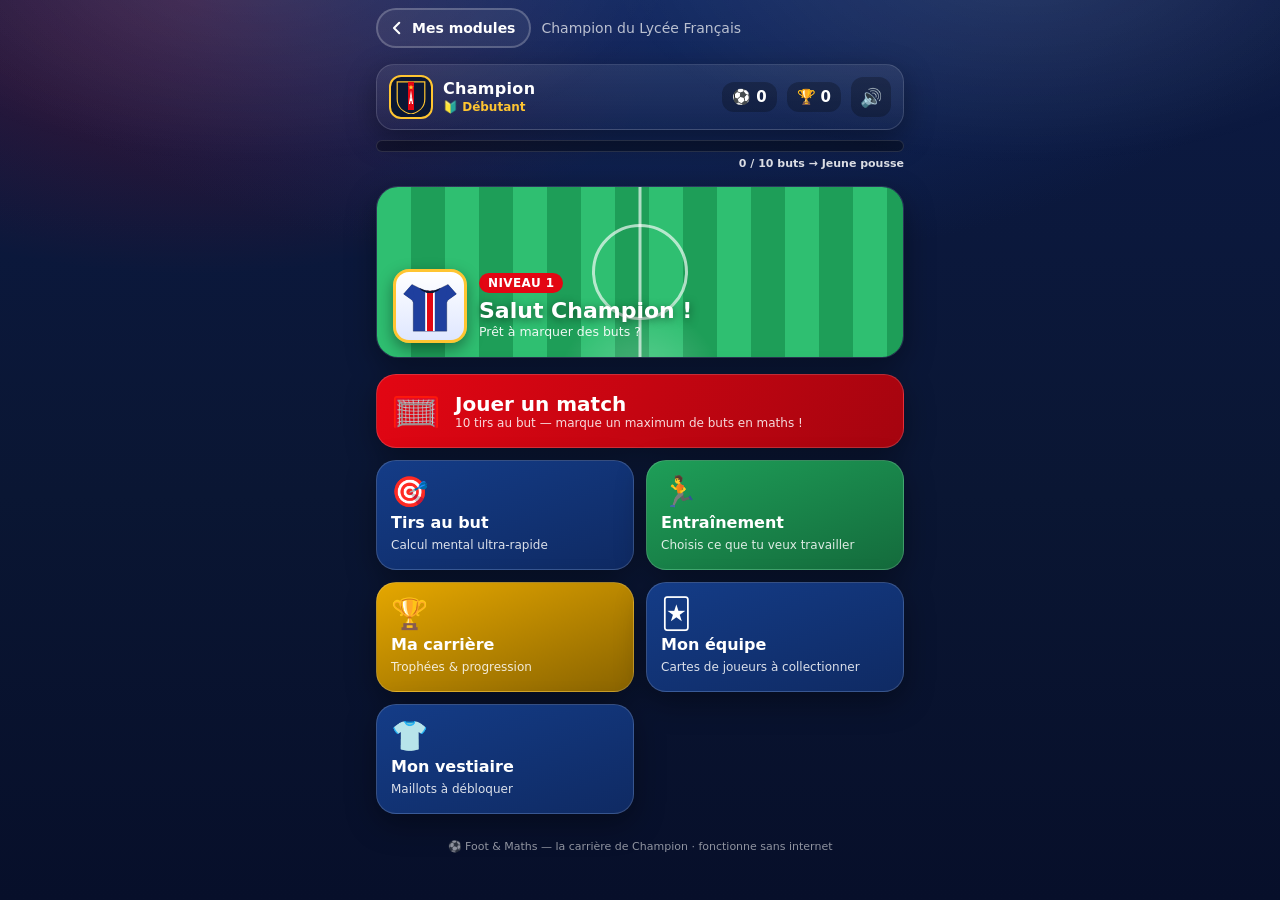
<file: modules/foot-maths/index.html>
<!DOCTYPE html>
<html lang="fr">
<head>
<meta charset="UTF-8">
<meta name="viewport" content="width=device-width, initial-scale=1, viewport-fit=cover, maximum-scale=1, user-scalable=no">
<meta name="theme-color" content="#0A1633">
<meta name="mobile-web-app-capable" content="yes">
<link rel="manifest" href="../../manifest.webmanifest">
<link rel="icon" href="favicon.png">
<title>Foot & Maths — La carrière de Carlo</title>
<style>
:root{
  --navy:#0A1633; --navy2:#0E1E45; --blue:#143C87; --blue-lt:#1E5BC6;
  --red:#E30613; --white:#FFFFFF; --gold:#FFC531; --gold-dk:#E5A700;
  --grass:#2FBF71; --grass-dk:#1E9E58; --ink:#0A1633;
  --shadow:0 10px 30px rgba(0,0,0,.35);
  --r:22px;
}
*{box-sizing:border-box; -webkit-tap-highlight-color:transparent;}
html,body{margin:0;padding:0;height:100%;}
body{
  font-family:'Trebuchet MS','Segoe UI',system-ui,-apple-system,sans-serif;
  color:var(--white);
  background:
    radial-gradient(1200px 600px at 50% -10%, #16306e 0%, transparent 60%),
    radial-gradient(900px 500px at 15% 0%, rgba(227,6,19,.25) 0%, transparent 55%),
    linear-gradient(180deg,#0c1a44 0%, var(--navy) 55%, #070f2a 100%);
  min-height:100%;
  overflow-x:hidden;
  user-select:none; -webkit-user-select:none;
  padding: env(safe-area-inset-top) env(safe-area-inset-right) env(safe-area-inset-bottom) env(safe-area-inset-left);
}
/* floodlight glow */
body::before{
  content:"";position:fixed;inset:0;pointer-events:none;z-index:0;
  background:
    radial-gradient(600px 300px at 20% -5%, rgba(255,255,255,.10), transparent 70%),
    radial-gradient(600px 300px at 80% -5%, rgba(255,255,255,.10), transparent 70%);
}
#app{position:relative;z-index:1;max-width:560px;margin:0 auto;padding:14px 16px 30px;}
button{font-family:inherit;cursor:pointer;border:none;}
.hidden{display:none !important;}

/* ---------- Top status bar ---------- */
.topbar{
  display:flex;align-items:center;gap:10px;
  background:linear-gradient(180deg,rgba(255,255,255,.08),rgba(255,255,255,.02));
  border:1px solid rgba(255,255,255,.14);
  border-radius:18px;padding:10px 12px;margin-bottom:14px;
  box-shadow:var(--shadow);
}
.crest{width:44px;height:44px;border-radius:12px;flex:0 0 auto;
  background:var(--navy);position:relative;display:grid;place-items:center;
  border:2px solid var(--gold);font-size:24px;}
.who{flex:1;min-width:0;}
.who .name{font-weight:800;font-size:16px;line-height:1;letter-spacing:.3px;}
.who .rank{font-size:12px;color:var(--gold);font-weight:700;margin-top:3px;
  white-space:nowrap;overflow:hidden;text-overflow:ellipsis;}
.stat{display:flex;align-items:center;gap:5px;font-weight:800;font-size:15px;
  background:rgba(0,0,0,.25);padding:6px 10px;border-radius:12px;}
.stat small{font-weight:700;opacity:.8;font-size:11px;}
.sound-btn{background:rgba(0,0,0,.25);border-radius:12px;width:40px;height:40px;
  font-size:18px;color:var(--white);display:grid;place-items:center;}

/* progress bar to next rank */
.xpwrap{margin:-4px 0 16px;}
.xpbar{height:12px;background:rgba(0,0,0,.35);border-radius:20px;overflow:hidden;
  border:1px solid rgba(255,255,255,.12);}
.xpfill{height:100%;width:0;border-radius:20px;
  background:linear-gradient(90deg,var(--gold),#ffe27a);transition:width .6s cubic-bezier(.2,.9,.3,1);}
.xplabel{font-size:11px;opacity:.85;margin-top:5px;text-align:right;font-weight:700;}

/* ---------- Home hero ---------- */
.hero{
  border-radius:var(--r);overflow:hidden;position:relative;margin-bottom:16px;
  box-shadow:var(--shadow);border:1px solid rgba(255,255,255,.12);
}
.pitch{
  position:relative;height:170px;
  background:
    repeating-linear-gradient(90deg,var(--grass) 0 34px,var(--grass-dk) 34px 68px);
}
.pitch::after{content:"";position:absolute;inset:0;
  background:radial-gradient(120px 120px at 50% 120%, rgba(255,255,255,.25), transparent 70%);}
.pitch .line{position:absolute;background:rgba(255,255,255,.65);}
.pitch .circle{position:absolute;left:50%;top:50%;width:96px;height:96px;
  transform:translate(-50%,-50%);border:3px solid rgba(255,255,255,.65);border-radius:50%;}
.pitch .mid{left:50%;top:0;bottom:0;width:3px;transform:translateX(-50%);}
.playercard{
  position:absolute;left:16px;bottom:14px;right:16px;display:flex;align-items:flex-end;
  gap:12px;
}
.avatar{
  width:74px;height:74px;border-radius:16px;background:linear-gradient(180deg,#fff,#dfe7ff);
  display:grid;place-items:center;font-size:42px;border:3px solid var(--gold);
  box-shadow:0 6px 16px rgba(0,0,0,.4);flex:0 0 auto;position:relative;overflow:hidden;}
.avatar .jersey{position:absolute;inset:0;display:grid;place-items:center;font-size:44px;}
.hero-txt{padding-bottom:4px;}
.hero-txt .lvl{font-size:12px;font-weight:800;color:#fff;background:var(--red);
  display:inline-block;padding:3px 9px;border-radius:20px;letter-spacing:.4px;}
.hero-txt h1{margin:6px 0 0;font-size:22px;line-height:1.05;text-shadow:0 2px 8px rgba(0,0,0,.5);}
.hero-txt .sub{font-size:12.5px;opacity:.92;margin-top:2px;}

/* ---------- Menu grid ---------- */
.grid{display:grid;grid-template-columns:1fr 1fr;gap:12px;}
.tile{
  border-radius:20px;padding:16px 14px;text-align:left;color:#fff;
  background:linear-gradient(160deg,var(--blue),#0f2a63);
  border:1px solid rgba(255,255,255,.16);box-shadow:var(--shadow);
  display:flex;flex-direction:column;gap:6px;min-height:104px;position:relative;
  transition:transform .12s ease, filter .12s ease;
}
.tile:active{transform:scale(.96);}
.tile .ic{font-size:30px;line-height:1;}
.tile .t{font-weight:800;font-size:16px;}
.tile .d{font-size:12px;opacity:.85;line-height:1.25;}
.tile.big{grid-column:1 / -1;min-height:auto;flex-direction:row;align-items:center;gap:14px;
  background:linear-gradient(120deg,var(--red),#a5040f);}
.tile.big .ic{font-size:40px;}
.tile.big .t{font-size:20px;}
.tile.gold{background:linear-gradient(160deg,var(--gold-dk),#8a6400);}
.tile.green{background:linear-gradient(160deg,var(--grass-dk),#146b3c);}
.tile.locked{filter:grayscale(.7) brightness(.7);}
.tile .lockbadge{position:absolute;top:10px;right:12px;font-size:16px;}

.section-title{font-weight:800;font-size:14px;letter-spacing:.5px;opacity:.85;
  text-transform:uppercase;margin:22px 4px 10px;}

/* ---------- Screen containers ---------- */
.screen{animation:fade .25s ease;}
@keyframes fade{from{opacity:0;transform:translateY(8px);}to{opacity:1;transform:none;}}

.back{background:rgba(255,255,255,.1);border:1px solid rgba(255,255,255,.16);
  color:#fff;font-weight:800;border-radius:14px;padding:10px 14px;font-size:14px;
  display:inline-flex;align-items:center;gap:6px;margin-bottom:14px;}

/* ---------- Game / Match ---------- */
.scoreboard{
  display:flex;align-items:center;justify-content:space-between;gap:8px;
  background:linear-gradient(180deg,#06102e,#0b1a44);border:1px solid rgba(255,255,255,.14);
  border-radius:16px;padding:10px 14px;margin-bottom:12px;box-shadow:var(--shadow);
}
.team{display:flex;flex-direction:column;align-items:center;gap:3px;flex:1;}
.team .badge{font-size:26px;}
.team .nm{font-size:11px;font-weight:800;opacity:.9;text-align:center;line-height:1;}
.score{font-size:34px;font-weight:900;letter-spacing:2px;font-variant-numeric:tabular-nums;
  min-width:96px;text-align:center;}
.score .vs{opacity:.5;font-size:20px;padding:0 4px;}

.ballrow{display:flex;justify-content:center;gap:7px;margin-bottom:12px;flex-wrap:wrap;}
.ballrow .b{width:16px;height:16px;border-radius:50%;background:rgba(255,255,255,.18);
  border:1px solid rgba(255,255,255,.25);}
.ballrow .b.goal{background:radial-gradient(circle at 35% 30%,#fff,#cdd6ea);border-color:#fff;}
.ballrow .b.miss{background:var(--red);border-color:#ff6b73;}
.ballrow .b.cur{box-shadow:0 0 0 3px var(--gold);}

.combo{text-align:center;height:24px;font-weight:900;color:var(--gold);
  font-size:16px;letter-spacing:.5px;margin-bottom:6px;text-shadow:0 2px 6px rgba(0,0,0,.5);}

.qcard{
  background:linear-gradient(180deg,#fff,#eef2ff);color:var(--ink);
  border-radius:22px;padding:22px 18px;text-align:center;box-shadow:var(--shadow);
  margin-bottom:14px;border:1px solid rgba(255,255,255,.6);
}
.qtag{font-size:12px;font-weight:800;color:var(--blue);text-transform:uppercase;
  letter-spacing:.6px;}
.qtext{font-size:30px;font-weight:900;margin:10px 0 4px;line-height:1.15;}
.qtext.small{font-size:20px;font-weight:800;line-height:1.35;}
.qhint{font-size:13px;color:#5b668a;font-weight:600;}

/* answer options */
.opts{display:grid;grid-template-columns:1fr 1fr;gap:12px;}
.opt{
  background:linear-gradient(160deg,var(--blue-lt),var(--blue));color:#fff;
  border-radius:18px;padding:20px;font-size:26px;font-weight:900;
  border:2px solid rgba(255,255,255,.2);box-shadow:var(--shadow);
  transition:transform .1s;position:relative;overflow:hidden;
}
.opt:active{transform:scale(.95);}
.opt.good{background:linear-gradient(160deg,#2fbf71,#1c8f52) !important;border-color:#8ff0b8;}
.opt.bad{background:linear-gradient(160deg,#e34b52,#b21620) !important;border-color:#ffb3b7;}
.opt.cmp{font-size:34px;}

/* number pad */
.pad{display:grid;grid-template-columns:repeat(3,1fr);gap:10px;margin-top:4px;}
.answerbox{
  background:#fff;color:var(--ink);border-radius:16px;min-height:56px;
  display:flex;align-items:center;justify-content:center;font-size:32px;font-weight:900;
  letter-spacing:2px;margin-bottom:12px;border:3px solid var(--blue);
  box-shadow:inset 0 -3px 0 rgba(0,0,0,.06);
}
.answerbox.empty{color:#b8c0da;}
.key{background:linear-gradient(180deg,#20428f,#132a5f);color:#fff;border-radius:14px;
  padding:16px 0;font-size:24px;font-weight:900;border:1px solid rgba(255,255,255,.14);
  box-shadow:0 4px 0 rgba(0,0,0,.3);}
.key:active{transform:translateY(3px);box-shadow:0 1px 0 rgba(0,0,0,.3);}
.key.act{background:linear-gradient(180deg,var(--gold),var(--gold-dk));color:#3a2a00;}
.key.del{background:linear-gradient(180deg,#c0303a,#8f1620);}

/* feedback overlay */
.overlay{position:fixed;inset:0;z-index:50;display:grid;place-items:center;
  background:rgba(5,10,28,.55);backdrop-filter:blur(3px);animation:fade .2s;padding:24px;}
.pop{background:linear-gradient(180deg,#122a63,#0b1a44);border:2px solid var(--gold);
  border-radius:24px;padding:26px 22px;text-align:center;max-width:340px;width:100%;
  box-shadow:0 20px 50px rgba(0,0,0,.5);animation:pop .35s cubic-bezier(.2,1.3,.4,1);}
@keyframes pop{from{transform:scale(.7);opacity:0;}to{transform:scale(1);opacity:1;}}
.pop .em{font-size:64px;line-height:1;}
.pop h2{margin:8px 0 4px;font-size:26px;}
.pop p{margin:0 0 16px;opacity:.9;font-size:15px;line-height:1.4;}
.pop .correctline{font-weight:800;color:var(--gold);font-size:18px;margin-bottom:14px;}

/* result screen */
.result-hero{text-align:center;padding:10px 0 4px;}
.result-hero .em{font-size:76px;}
.result-hero h2{font-size:28px;margin:6px 0 2px;}
.stars{font-size:40px;letter-spacing:6px;margin:8px 0;}
.result-stats{display:flex;gap:10px;justify-content:center;margin:14px 0;flex-wrap:wrap;}
.rs{background:rgba(255,255,255,.08);border:1px solid rgba(255,255,255,.14);
  border-radius:16px;padding:12px 16px;min-width:88px;}
.rs .n{font-size:26px;font-weight:900;color:var(--gold);}
.rs .l{font-size:11px;opacity:.85;font-weight:700;text-transform:uppercase;}
.reward{background:linear-gradient(160deg,var(--gold-dk),#8a6400);border-radius:18px;
  padding:14px;text-align:center;margin:10px 0;font-weight:800;border:1px solid var(--gold);
  animation:pop .5s;}

/* big CTA */
.cta{
  width:100%;background:linear-gradient(160deg,var(--red),#b3040f);color:#fff;
  font-weight:900;font-size:19px;border-radius:18px;padding:18px;margin-top:6px;
  box-shadow:var(--shadow);border:1px solid rgba(255,255,255,.2);letter-spacing:.5px;
}
.cta:active{transform:scale(.97);}
.cta.gold{background:linear-gradient(160deg,var(--gold),var(--gold-dk));color:#3a2a00;}
.cta.ghost{background:rgba(255,255,255,.1);border:1px solid rgba(255,255,255,.2);}

/* trophies / career */
.tgrid{display:grid;grid-template-columns:1fr 1fr;gap:12px;}
.trophy{background:linear-gradient(160deg,#122a63,#0b1a44);border:1px solid rgba(255,255,255,.14);
  border-radius:18px;padding:16px 12px;text-align:center;}
.trophy .em{font-size:40px;}
.trophy.locked{filter:grayscale(1) brightness(.55);}
.trophy .nm{font-weight:800;font-size:13px;margin-top:6px;}
.trophy .dz{font-size:11px;opacity:.8;margin-top:2px;}

.kit{display:flex;align-items:center;gap:12px;background:rgba(255,255,255,.06);
  border:1px solid rgba(255,255,255,.14);border-radius:16px;padding:12px;margin-bottom:10px;}
.kit .sw{width:46px;height:46px;border-radius:12px;display:grid;place-items:center;font-size:26px;flex:0 0 auto;}
.kit .info{flex:1;}
.kit .info .t{font-weight:800;}
.kit .info .d{font-size:12px;opacity:.8;}
.kit .pick{background:var(--blue-lt);color:#fff;border-radius:12px;padding:8px 12px;font-weight:800;font-size:13px;}
.kit .pick.on{background:var(--grass-dk);}
.kit .pick.lock{background:rgba(255,255,255,.12);}
.kit.locked{filter:grayscale(.5) brightness(.8);}

/* rank map */
.ranklist{display:flex;flex-direction:column;gap:8px;}
.rankrow{display:flex;align-items:center;gap:12px;background:rgba(255,255,255,.05);
  border:1px solid rgba(255,255,255,.12);border-radius:14px;padding:11px 14px;}
.rankrow.done{border-color:var(--grass);}
.rankrow.cur{border-color:var(--gold);background:rgba(255,197,49,.12);}
.rankrow .em{font-size:24px;}
.rankrow .info{flex:1;}
.rankrow .nm{font-weight:800;font-size:15px;}
.rankrow .dz{font-size:11px;opacity:.8;}
.rankrow .chk{font-size:20px;}

/* confetti canvas */
/* crest + scoreboard badges hold SVGs now */
.crest svg,.team .badge svg{display:block;}
.team .badge{display:grid;place-items:center;height:38px;}

/* player cards */
.cardgrid{display:grid;grid-template-columns:1fr 1fr;gap:12px;}
@media (min-width:440px){.cardgrid{grid-template-columns:1fr 1fr 1fr;}}
.pcard{border-radius:18px;padding:12px 12px 10px;min-height:150px;position:relative;
  border:1px solid rgba(255,255,255,.18);box-shadow:var(--shadow);display:flex;
  flex-direction:column;gap:2px;overflow:hidden;}
.pcard.locked{background:linear-gradient(160deg,#16224a,#0c1633);align-items:center;
  justify-content:center;text-align:center;filter:grayscale(.3);}
.pcard.rar-bronze{background:linear-gradient(160deg,#6b4a2b,#3d2a17);}
.pcard.rar-argent{background:linear-gradient(160deg,#8a94a6,#4a5262);}
.pcard.rar-or{background:linear-gradient(160deg,#E9C24A,#A9791A);color:#2a1e00;}
.pcard.rar-speciale{background:linear-gradient(160deg,#1E5BC6,#E30613);}
.pc-top{display:flex;align-items:center;justify-content:space-between;}
.pc-num{font-size:28px;font-weight:900;line-height:1;opacity:.9;}
.pc-badge{width:26px;}
.pc-pos{font-size:12px;font-weight:800;opacity:.85;margin-top:6px;letter-spacing:.5px;}
.pc-name{font-size:15px;font-weight:900;line-height:1.05;margin-top:2px;}
.pc-team{font-size:11px;font-weight:700;opacity:.8;margin-top:2px;}
.pc-rar{position:absolute;bottom:8px;right:10px;font-size:10px;font-weight:900;
  text-transform:uppercase;letter-spacing:.6px;opacity:.85;
  background:rgba(0,0,0,.25);padding:2px 7px;border-radius:20px;}
.pc-lock{font-size:34px;}
.pcard.locked .pc-name{font-size:14px;margin-top:8px;}

/* scène d'animation du but */
#goal-scene{position:fixed;inset:0;z-index:70;display:grid;place-items:center;
  background:rgba(4,9,26,.72);backdrop-filter:blur(2px);animation:fade .15s;padding:14px;}
#goal-scene svg{width:min(94vw,520px);height:auto;filter:drop-shadow(0 16px 40px rgba(0,0,0,.5));}
#gs-leg,#gs-player,#gs-keeper,#gs-ballrot{transition:none;}
#gs-ballrot{transform-box:fill-box;transform-origin:center;}

.sw.shirt{background:transparent;}
.sw svg{display:block;}

#confetti{position:fixed;inset:0;pointer-events:none;z-index:80;}

@media (prefers-reduced-motion: reduce){
  *{animation-duration:.001s !important;transition-duration:.001s !important;}
}
@media (max-width:360px){
  .qtext{font-size:26px;} .score{font-size:28px;min-width:80px;}
}
footer{text-align:center;opacity:.55;font-size:11px;margin-top:26px;}
</style>
<script src="../../assets/catalogue.js"></script>
<script src="../../assets/commun.js"></script>
<script src="../../assets/module-bridge.js" data-module="foot-maths"></script>
</head>
<body>
<canvas id="confetti"></canvas>
<div id="app">

  <!-- TOP BAR (always visible) -->
  <div class="topbar">
    <div class="crest">⚽</div>
    <div class="who">
      <div class="name" id="tb-name">Carlo</div>
      <div class="rank" id="tb-rank">★ Débutant</div>
    </div>
    <div class="stat"><span>⚽</span><span id="tb-goals">0</span></div>
    <div class="stat"><span>🏆</span><span id="tb-cups">0</span></div>
    <button class="sound-btn" id="tb-sound" title="Son">🔊</button>
  </div>
  <div class="xpwrap">
    <div class="xpbar"><div class="xpfill" id="xpfill"></div></div>
    <div class="xplabel" id="xplabel"></div>
  </div>

  <!-- HOME -->
  <div id="screen-home" class="screen">
    <div class="hero">
      <div class="pitch">
        <div class="line mid"></div>
        <div class="circle"></div>
        <div class="playercard">
          <div class="avatar"><span class="jersey" id="home-jersey">👕</span></div>
          <div class="hero-txt">
            <span class="lvl" id="home-lvl">NIVEAU 1</span>
            <h1 id="home-title">Salut Carlo !</h1>
            <div class="sub" id="home-sub">Prêt à marquer des buts&nbsp;?</div>
          </div>
        </div>
      </div>
    </div>

    <div class="grid">
      <button class="tile big" data-go="match">
        <span class="ic">🥅</span>
        <div>
          <div class="t">Jouer un match</div>
          <div class="d">10 tirs au but — marque un maximum de buts en maths&nbsp;!</div>
        </div>
      </button>

      <button class="tile" data-go="penalty">
        <span class="ic">🎯</span>
        <div class="t">Tirs au but</div>
        <div class="d">Calcul mental ultra-rapide</div>
      </button>

      <button class="tile green" data-go="training">
        <span class="ic">🏃</span>
        <div class="t">Entraînement</div>
        <div class="d">Choisis ce que tu veux travailler</div>
      </button>

      <button class="tile gold" data-go="career">
        <span class="ic">🏆</span>
        <div class="t">Ma carrière</div>
        <div class="d">Trophées &amp; progression</div>
      </button>

      <button class="tile" data-go="equipe">
        <span class="ic">🃏</span>
        <div class="t">Mon équipe</div>
        <div class="d">Cartes de joueurs à collectionner</div>
      </button>

      <button class="tile" data-go="locker">
        <span class="ic">👕</span>
        <div class="t">Mon vestiaire</div>
        <div class="d">Maillots à débloquer</div>
      </button>
    </div>
    <footer>⚽ Foot &amp; Maths — la carrière de Carlo · fonctionne sans internet</footer>
  </div>

  <!-- TRAINING PICKER -->
  <div id="screen-training" class="screen hidden">
    <button class="back" data-go="home">‹ Retour</button>
    <div class="section-title">🏃 Choisis ton entraînement</div>
    <div class="grid" id="training-grid"></div>
    <footer>Chaque entraînement = 8 questions. Réussis-les pour gagner des buts&nbsp;!</footer>
  </div>

  <!-- GAME -->
  <div id="screen-game" class="screen hidden">
    <div class="scoreboard">
      <div class="team">
        <div class="badge" id="g-badge-home">⚽</div>
        <div class="nm" id="g-name-home">CARLO</div>
      </div>
      <div class="score"><span id="g-score-home">0</span><span class="vs">–</span><span id="g-score-away">0</span></div>
      <div class="team">
        <div class="badge" id="g-badge-away">🛡️</div>
        <div class="nm" id="g-name-away">RIVAUX</div>
      </div>
    </div>
    <div class="ballrow" id="ballrow"></div>
    <div class="combo" id="combo"></div>

    <div class="qcard">
      <div class="qtag" id="q-tag">Addition</div>
      <div class="qtext" id="q-text">12 + 7</div>
      <div class="qhint" id="q-hint"></div>
    </div>

    <!-- multiple choice -->
    <div class="opts" id="opts"></div>

    <!-- number pad input -->
    <div id="padwrap" class="hidden">
      <div class="answerbox empty" id="answerbox">?</div>
      <div class="pad" id="pad"></div>
    </div>
  </div>

  <!-- RESULT -->
  <div id="screen-result" class="screen hidden">
    <div class="result-hero">
      <div class="em" id="r-em">🏆</div>
      <h2 id="r-title">Victoire !</h2>
      <div class="stars" id="r-stars">★★★</div>
      <div id="r-sub" style="opacity:.9;font-size:15px;"></div>
    </div>
    <div class="result-stats">
      <div class="rs"><div class="n" id="r-goals">0</div><div class="l">Buts</div></div>
      <div class="rs"><div class="n" id="r-acc">0%</div><div class="l">Réussite</div></div>
      <div class="rs"><div class="n" id="r-streak">0</div><div class="l">Meilleure série</div></div>
    </div>
    <div id="r-rewards"></div>
    <button class="cta" id="r-again">↻ Rejouer</button>
    <button class="cta ghost" data-go="home" style="margin-top:10px;">Retour à l'accueil</button>
  </div>

  <!-- CAREER -->
  <div id="screen-career" class="screen hidden">
    <button class="back" data-go="home">‹ Retour</button>
    <div class="section-title">📈 Ma progression</div>
    <div class="ranklist" id="ranklist"></div>
    <div class="section-title">🏆 Mes coupes</div>
    <div class="tgrid" id="cgrid"></div>
    <div class="section-title">🎖️ Mes distinctions</div>
    <div class="tgrid" id="tgrid"></div>
    <div class="section-title">📊 Mes stats</div>
    <div class="result-stats" style="justify-content:flex-start;">
      <div class="rs"><div class="n" id="c-matches">0</div><div class="l">Matchs</div></div>
      <div class="rs"><div class="n" id="c-goals">0</div><div class="l">Buts totaux</div></div>
      <div class="rs"><div class="n" id="c-best">0</div><div class="l">Record série</div></div>
    </div>
    <button class="cta ghost" id="reset-btn" style="margin-top:20px;">↺ Recommencer la carrière</button>
  </div>

  <!-- LOCKER -->
  <div id="screen-locker" class="screen hidden">
    <button class="back" data-go="home">‹ Retour</button>
    <div class="section-title">👕 Mon vestiaire</div>
    <div id="kitlist"></div>
    <footer>Marque des buts pour débloquer de nouveaux maillots&nbsp;!</footer>
  </div>

  <!-- MON ÉQUIPE (cartes) -->
  <div id="screen-equipe" class="screen hidden">
    <button class="back" data-go="home">‹ Retour</button>
    <div class="section-title">🃏 Mes cartes de joueurs</div>
    <div id="cardcount" style="margin:0 4px 12px;font-weight:800;opacity:.85;font-size:13px;"></div>
    <div class="cardgrid" id="cardgrid"></div>
    <footer>Marque des buts pour débloquer les cartes des joueurs du PSG et des Bleus&nbsp;!</footer>
  </div>

</div>

<script>
"use strict";
/* =========================================================================
   FOOT & MATHS — La carrière de Carlo
   App de révision maths CE1 → CE2, thème football (PSG / France).
   100% hors-ligne, données sauvegardées dans le navigateur.
   ========================================================================= */

/* ---------------- Données de progression ---------------- */
const RANGS = [
  {nom:"Débutant",        seuil:0,    em:"🔰"},
  {nom:"Jeune pousse",    seuil:10,   em:"🌱"},
  {nom:"Espoir",          seuil:25,   em:"⭐"},
  {nom:"Titulaire",       seuil:50,   em:"👟"},
  {nom:"Buteur",          seuil:85,   em:"🎯"},
  {nom:"Star",            seuil:130,  em:"🌟"},
  {nom:"Capitaine",       seuil:190,  em:"🎽"},
  {nom:"Légende",         seuil:270,  em:"🔥"},
  {nom:"Ballon d'Or",     seuil:370,  em:"🥇"},
  {nom:"Champion du Monde",seuil:500, em:"🏆"},
];

const TROPHEES = [
  {id:"premier_but", nom:"Premier but", em:"⚽", dz:"Marque ton 1er but", test:s=>s.buts>=1},
  {id:"triple",      nom:"Coup du chapeau", em:"🎩", dz:"3 bonnes réponses de suite", test:s=>s.meilleureSerie>=3},
  {id:"but10",       nom:"Petit prodige", em:"🌱", dz:"10 buts au total", test:s=>s.buts>=10},
  {id:"match5",      nom:"Habitué", em:"📋", dz:"Joue 5 matchs", test:s=>s.matchsJoues>=5},
  {id:"serie5",      nom:"En feu", em:"🔥", dz:"5 bonnes réponses de suite", test:s=>s.meilleureSerie>=5},
  {id:"but75",       nom:"Buteur en série", em:"🎯", dz:"75 buts au total", test:s=>s.buts>=75},
  {id:"serie8",      nom:"Machine à buts", em:"🤖", dz:"8 bonnes réponses de suite", test:s=>s.meilleureSerie>=8},
  {id:"match20",     nom:"Vétéran", em:"🎖️", dz:"Joue 20 matchs", test:s=>s.matchsJoues>=20},
  {id:"serie12",     nom:"Ballon d'Or", em:"🥇", dz:"12 bonnes réponses de suite", test:s=>s.meilleureSerie>=12},
  {id:"but250",      nom:"Légende vivante", em:"👑", dz:"250 buts au total", test:s=>s.buts>=250},
];

const MAILLOTS = [
  {id:"psg_dom", nom:"PSG Domicile",    side:"psg",    dz:"Bleu, bande rouge centrale", seuil:0},
  {id:"fra_dom", nom:"France Domicile", side:"france", dz:"Le maillot des Bleus", seuil:15},
  {id:"psg_ext", nom:"PSG Extérieur",   side:"psg",    dz:"Blanc, liseré rouge & bleu", seuil:45},
  {id:"fra_ext", nom:"France Extérieur",side:"france", dz:"Blanc, col tricolore", seuil:80},
  {id:"legende", nom:"Édition Légende", side:"psg",    dz:"Maillot doré collector", seuil:160, special:true},
];
function kitById(id){ return MAILLOTS.find(m=>m.id===id) || MAILLOTS[0]; }

/* Couleurs officielles (identité visuelle) de chaque maillot */
function kitColors(id){
  switch(id){
    case "psg_dom": return {base:"#1F3F9E", sleeve:"#1F3F9E", stripe:"#E30613", stripeEdge:"#ffffff", collar:"#0A1633", stars:0, num:"#ffffff"};
    case "psg_ext": return {base:"#F4F5F8", sleeve:"#F4F5F8", stripe:"#E30613", stripeEdge:"#1F3F9E", collar:"#1F3F9E", stars:0, num:"#1F3F9E"};
    case "fra_dom": return {base:"#1B3A8B", sleeve:"#16307a", stripe:null, collar:"#E30613", trim:"#ffffff", stars:2, num:"#ffffff"};
    case "fra_ext": return {base:"#F4F5F8", sleeve:"#eef0f5", stripe:null, collar:"#1B3A8B", trim:"#E30613", stars:2, num:"#1B3A8B"};
    case "legende": return {base:"#E9C24A", sleeve:"#D9AE2E", stripe:"#0A1633", stripeEdge:"#ffffff", collar:"#0A1633", stars:0, num:"#0A1633"};
    default: return {base:"#1F3F9E", sleeve:"#1F3F9E", stripe:"#E30613", stripeEdge:"#ffffff", collar:"#0A1633", stars:0, num:"#ffffff"};
  }
}
/* SVG d'un maillot de foot, dessiné aux bonnes couleurs (œuvre originale) */
function shirtSVG(id, size, num){
  size = size||64; const c = kitColors(id);
  const num_c = c.num;
  const clip = "sh"+id;
  const body = `M32 20 L20 14 L6 30 L20 40 L22 44 L22 92 L78 92 L78 44 L80 40 L94 30 L80 14 L68 20 Q50 30 32 20 Z`;
  let stripes = "";
  if(c.stripe){
    stripes = `<g clip-path="url(#${clip})">
      <rect x="42" y="14" width="16" height="80" fill="${c.stripeEdge}"/>
      <rect x="45" y="14" width="10" height="80" fill="${c.stripe}"/>
    </g>`;
  }
  let stars = "";
  if(c.stars){
    const sx = c.stars===2 ? [43,57] : [50];
    stars = sx.map(x=>`<polygon points="${x},30 ${x+2.1},35 ${x+7},35 ${x+3},38.5 ${x+4.6},43.5 ${x},40.5 ${x-4.6},43.5 ${x-3},38.5 ${x-7},35 ${x-2.1},35" fill="#FFC531"/>`).join("");
  }
  return `<svg viewBox="0 0 100 100" width="${size}" height="${size}" aria-hidden="true">
    <defs><clipPath id="${clip}"><path d="${body}"/></clipPath></defs>
    <path d="${body}" fill="${c.base}" stroke="rgba(0,0,0,.25)" stroke-width="1.5"/>
    <path d="M20 14 L6 30 L20 40 L24 34 Z" fill="${c.sleeve}"/>
    <path d="M80 14 L94 30 L80 40 L76 34 Z" fill="${c.sleeve}"/>
    ${stripes}
    <path d="M32 20 Q50 30 68 20 L64 24 Q50 33 36 24 Z" fill="${c.collar}"/>
    ${stars}
    ${num? `<text x="50" y="76" text-anchor="middle" font-size="26" font-weight="900" fill="${num_c}" font-family="Trebuchet MS,Arial">${num}</text>`:""}
  </svg>`;
}
function sideActif(){ return kitById(S.maillotActif).side; }

/* Adversaires selon l'équipe de Carlo */
const RIVAUX_PSG = [
  {nm:"OM", em:"⚪"},{nm:"LYON", em:"🦁"},{nm:"MONACO", em:"🔴"},{nm:"LILLE", em:"🐕"},
  {nm:"RENNES", em:"🔺"},{nm:"NICE", em:"🦅"},{nm:"LENS", em:"🟡"},{nm:"BREST", em:"⚓"},
];
const RIVAUX_FRANCE = [
  {nm:"ESPAGNE", em:"🇪🇸"},{nm:"ANGLETERRE", em:"🏴󠁧󠁢󠁥󠁮󠁧󠁿"},{nm:"BRÉSIL", em:"🇧🇷"},{nm:"ARGENTINE", em:"🇦🇷"},
  {nm:"PORTUGAL", em:"🇵🇹"},{nm:"ALLEMAGNE", em:"🇩🇪"},{nm:"BELGIQUE", em:"🇧🇪"},{nm:"MAROC", em:"🇲🇦"},
];

/* Équipe de Carlo selon le maillot porté */
function sideActif(){ return S.maillotActif==="france" ? "france" : "psg"; }
function nomEquipe(){ return sideActif()==="france" ? "FRANCE" : "PARIS"; }
function rivauxActifs(){ return sideActif()==="france" ? RIVAUX_FRANCE : RIVAUX_PSG; }

/* ---- Écussons dessinés (créations originales, pas les logos officiels) ---- */
function badgePSG(size){size=size||44;return `<svg viewBox="0 0 100 116" width="${size}" height="${size*1.16}" aria-hidden="true">
<path d="M4 6 H96 V64 C96 92 74 108 50 114 C26 108 4 92 4 64 Z" fill="#0A1633" stroke="#FFC531" stroke-width="4"/>
<rect x="40" y="6" width="20" height="94" fill="#E30613"/>
<g fill="#fff"><path d="M50 30 L44 84 H56 Z" opacity="0"/>
<path d="M50 34 l7 46 h-4 l-1.5-10 h-3 L47 80 h-4 Z M49 62 h2 l-.6-8 h-.8 Z"/></g>
<polygon points="50,16 52.5,22 59,22 53.8,26 55.8,32 50,28.3 44.2,32 46.2,26 41,22 47.5,22" fill="#FFC531"/>
</svg>`;}
function badgeFRANCE(size){size=size||44;return `<svg viewBox="0 0 100 116" width="${size}" height="${size*1.16}" aria-hidden="true">
<path d="M4 6 H96 V64 C96 92 74 108 50 114 C26 108 4 92 4 64 Z" fill="#1A3A8F" stroke="#FFC531" stroke-width="4"/>
<rect x="12" y="6" width="24" height="40" fill="#1E5BC6"/><rect x="64" y="6" width="24" height="40" fill="#E30613"/>
<polygon points="34,58 36.5,64 43,64 37.8,68 39.8,74 34,70.3 28.2,74 30.2,68 25,64 31.5,64" fill="#FFC531"/>
<polygon points="66,58 68.5,64 75,64 69.8,68 71.8,74 66,70.3 60.2,74 62.2,68 57,64 63.5,64" fill="#FFC531"/>
<path d="M50 80 q-8 0 -8 8 q0 10 8 14 q8 -4 8 -14 q0 -8 -8 -8 Z" fill="#fff"/>
<circle cx="47" cy="88" r="1.6" fill="#0A1633"/>
</svg>`;}
function badgeSide(side,size){ return side==="france"?badgeFRANCE(size):badgePSG(size); }

/* ---- Cartes de joueurs à collectionner (effectifs 2026) ---- */
/* Usage nominatif et factuel (nom, poste, n°) — aucune donnée inventée. */
const CARTES = [
  {n:"Ousmane Dembélé", num:10, pos:"ATT", side:"psg",    seuil:0},
  {n:"Kylian Mbappé",   num:10, pos:"ATT", side:"france", seuil:6},
  {n:"Vitinha",         num:17, pos:"MIL", side:"psg",    seuil:14},
  {n:"Bradley Barcola", num:29, pos:"ATT", side:"psg",    seuil:24},
  {n:"William Saliba",  num:17, pos:"DÉF", side:"france", seuil:36},
  {n:"Achraf Hakimi",   num:2,  pos:"DÉF", side:"psg",    seuil:50},
  {n:"Désiré Doué",     num:14, pos:"MIL", side:"psg",    seuil:66},
  {n:"A. Tchouaméni",   num:8,  pos:"MIL", side:"france", seuil:85},
  {n:"K. Kvaratskhelia",num:7,  pos:"ATT", side:"psg",    seuil:105},
  {n:"Marquinhos",      num:5,  pos:"DÉF", side:"psg",    seuil:128},
  {n:"Michael Olise",   num:11, pos:"ATT", side:"france", seuil:155},
  {n:"Nuno Mendes",     num:25, pos:"DÉF", side:"psg",    seuil:185},
  {n:"Marcus Thuram",   num:9,  pos:"ATT", side:"france", seuil:218},
  {n:"João Neves",      num:87, pos:"MIL", side:"psg",    seuil:255},
  {n:"D. Upamecano",    num:4,  pos:"DÉF", side:"france", seuil:300},
  {n:"W. Zaïre-Emery",  num:33, pos:"MIL", side:"psg",    seuil:360},
];
function rareteCarte(seuil){ return seuil>=250?"Spéciale":seuil>=120?"Or":seuil>=40?"Argent":"Bronze"; }

/* ---- Coupes réelles à soulever dans la carrière de Carlo ---- */
/* Compétitions authentiques, gagnées ici en atteignant des paliers de buts. */
const COUPES = [
  {id:"champ_fr",  nom:"Championnat de France", em:"🇫🇷", dz:"Atteins 20 buts",  seuil:20},
  {id:"coupe_fr",  nom:"Coupe de France",       em:"🏵️", dz:"Atteins 60 buts",  seuil:60},
  {id:"trophee",   nom:"Trophée des Champions", em:"🛡️", dz:"Atteins 110 buts", seuil:110},
  {id:"ldc",       nom:"Ligue des Champions",   em:"🏆", dz:"Atteins 170 buts", seuil:170},
  {id:"nations",   nom:"Ligue des Nations",     em:"🎖️", dz:"Atteins 240 buts", seuil:240},
  {id:"euro",      nom:"Championnat d'Europe",  em:"⭐", dz:"Atteins 320 buts", seuil:320},
  {id:"mondial",   nom:"Coupe du Monde",        em:"🌍", dz:"Atteins 420 buts", seuil:420},
];

/* ---------------- Thèmes d'entraînement ---------------- */
const THEMES = {
  addition:   {nom:"Additions",     em:"➕", tag:"Addition"},
  soustraction:{nom:"Soustractions",em:"➖", tag:"Soustraction"},
  tables:     {nom:"Multiplications",em:"✖️", tag:"Table de multiplication"},
  doubles:    {nom:"Doubles & moitiés",em:"🔀", tag:"Double / Moitié"},
  complements:{nom:"Compléments",   em:"🧩", tag:"Complément"},
  comparaison:{nom:"Comparaisons",  em:"⚖️", tag:"Comparaison"},
  numeration: {nom:"Les nombres",   em:"🔢", tag:"Numération"},
  problemes:  {nom:"Problèmes",     em:"🧠", tag:"Problème"},
};

/* ---------------- État ---------------- */
const SAVE_KEY = "foot_maths_carlo_v2";
const DEFAULT = {
  buts:0, matchsJoues:0, meilleureSerie:0, rangVu:0,
  maillotActif:"psg_dom", son:true,
  trophees:[], maillots:["psg_dom"], etoiles:{}, cartes:[], coupes:[],
};
let S = load();

function load(){
  try{
    const raw = localStorage.getItem(SAVE_KEY);
    if(raw){
      const st = Object.assign({}, DEFAULT, JSON.parse(raw));
      const ids = MAILLOTS.map(m=>m.id);
      if(!ids.includes(st.maillotActif)) st.maillotActif = "psg_dom";
      st.maillots = (st.maillots||[]).filter(x=>ids.includes(x));
      if(!st.maillots.includes("psg_dom")) st.maillots.unshift("psg_dom");
      return st;
    }
  }catch(e){}
  return Object.assign({}, DEFAULT);
}
function save(){ try{ localStorage.setItem(SAVE_KEY, JSON.stringify(S)); }catch(e){} }

/* ---------------- Utilitaires ---------------- */
const $ = sel => document.querySelector(sel);
const rnd = (a,b)=> Math.floor(Math.random()*(b-a+1))+a;
const pick = arr => arr[Math.floor(Math.random()*arr.length)];
function shuffle(a){ a=a.slice(); for(let i=a.length-1;i>0;i--){const j=rnd(0,i);[a[i],a[j]]=[a[j],a[i]];} return a; }

function rangIndex(buts){
  let idx=0;
  for(let i=0;i<RANGS.length;i++){ if(buts>=RANGS[i].seuil) idx=i; }
  return idx;
}
function niveauDifficulte(){
  // 1 → 6, en fonction du rang
  return Math.min(6, 1 + Math.floor(rangIndex(S.buts)/1.6));
}

/* ============================================================
   GÉNÉRATEURS DE QUESTIONS  (CE1 → CE2)
   Chaque générateur renvoie :
   { tag, texte, reponse, type:'choix'|'saisie'|'compare', petit?:bool }
   ============================================================ */

function genAddition(niv){
  let a,b;
  if(niv<=1){ a=rnd(2,9); b=rnd(2,9); }
  else if(niv<=2){ a=rnd(10,29); b=rnd(2,9); }
  else if(niv<=3){ a=rnd(11,49); b=rnd(11,49); }
  else if(niv<=4){ a=rnd(20,89); b=rnd(11,79); }
  else { a=rnd(100,499); b=rnd(20,299); }
  return {tag:"Addition", texte:`${a} + ${b}`, reponse:a+b, type: (a+b<=20?'choix':'saisie')};
}

function genSoustraction(niv){
  let a,b;
  if(niv<=1){ a=rnd(5,10); b=rnd(1,a); }
  else if(niv<=2){ a=rnd(11,20); b=rnd(1,9); }
  else if(niv<=3){ a=rnd(20,60); b=rnd(5,20); }
  else if(niv<=4){ a=rnd(40,99); b=rnd(11,39); }
  else { a=rnd(120,600); b=rnd(30,110); }
  if(b>a){ [a,b]=[b,a]; }
  return {tag:"Soustraction", texte:`${a} − ${b}`, reponse:a-b, type:(a-b<=20?'choix':'saisie')};
}

function genTables(niv){
  const maxTable = niv<=2 ? 5 : (niv<=4 ? 8 : 10);
  const tables = niv<=1 ? [2,5,10] : (niv<=3 ? [2,3,4,5,10] : [2,3,4,5,6,7,8,9,10]);
  const t = pick(tables);
  const n = rnd(1, maxTable);
  return {tag:`Table de ${t}`, texte:`${t} × ${n}`, reponse:t*n, type:'choix'};
}

function genDoubles(niv){
  if(Math.random()<0.5){
    // double
    const n = niv<=2 ? rnd(1,10) : (niv<=4? rnd(5,25): rnd(10,50));
    return {tag:"Le double", texte:`Le double de ${n}`, reponse:n*2, type:(n*2<=20?'choix':'saisie')};
  } else {
    // moitié (nombre pair)
    const half = niv<=2 ? rnd(1,10) : (niv<=4? rnd(4,20): rnd(10,40));
    return {tag:"La moitié", texte:`La moitié de ${half*2}`, reponse:half, type:(half<=20?'choix':'saisie')};
  }
}

function genComplements(niv){
  const base = niv<=2 ? 10 : (niv<=4 ? 100 : pick([100,100,1000]));
  let a;
  if(base===10) a=rnd(1,9);
  else if(base===100) a=rnd(5,95);
  else a=rnd(100,900);
  const rep = base - a;
  return {tag:`Complément à ${base}`, texte:`${a} + ? = ${base}`, reponse:rep, type:(rep<=20?'choix':'saisie')};
}

function genComparaison(niv){
  const max = niv<=2?20 : (niv<=4?100:1000);
  let a=rnd(0,max), b=rnd(0,max);
  if(Math.random()<0.2) b=a; // parfois égal
  const rep = a<b ? "<" : (a>b ? ">" : "=");
  return {tag:"Comparaison", texte:`${a} ___ ${b}`, reponse:rep, type:'compare'};
}

function genNumeration(niv){
  const kind = pick(["place","suivant","precedent","dizaines"]);
  if(kind==="place"){
    const n = niv<=3? rnd(10,99): rnd(100,999);
    const digits = String(n).split("").map(Number);
    if(n<100){
      const q = pick([["chiffre des dizaines", digits[0]],["chiffre des unités", digits[1]]]);
      return {tag:"Numération", texte:`Dans ${n}, quel est le ${q[0]} ?`, reponse:q[1], type:'choix', petit:true};
    } else {
      const q = pick([["chiffre des centaines", digits[0]],["chiffre des dizaines", digits[1]],["chiffre des unités", digits[2]]]);
      return {tag:"Numération", texte:`Dans ${n}, quel est le ${q[0]} ?`, reponse:q[1], type:'choix', petit:true};
    }
  }
  if(kind==="suivant"){
    const n = niv<=3? rnd(10,98): rnd(100,998);
    return {tag:"Numération", texte:`Quel nombre vient juste après ${n} ?`, reponse:n+1, type:(n+1<=20?'choix':'saisie'), petit:true};
  }
  if(kind==="precedent"){
    const n = niv<=3? rnd(11,99): rnd(101,999);
    return {tag:"Numération", texte:`Quel nombre vient juste avant ${n} ?`, reponse:n-1, type:(n-1<=20?'choix':'saisie'), petit:true};
  }
  // dizaines
  const d = rnd(2,9), n=d*10;
  return {tag:"Numération", texte:`Combien de dizaines dans ${n} ?`, reponse:d, type:'choix', petit:true};
}

/* prénoms de joueurs de l'équipe active, pour des problèmes vivants */
function nomsJoueurs(k){
  const side=sideActif();
  const noms = CARTES.filter(c=>c.side===side).map(c=>c.n.split(" ").slice(-1)[0]); // nom de famille
  const shuf = shuffle(noms);
  return shuf.slice(0, k||1);
}
function genProblemes(niv){
  const [j1,j2] = nomsJoueurs(2);
  const P = [
    ()=>{const a=rnd(2,6),b=rnd(2,6);return{t:`Une équipe a ${a} joueurs sur le terrain et ${b} remplaçants. Combien de joueurs en tout&nbsp;?`,r:a+b};},
    ()=>{const g=rnd(2,5),m=rnd(2,4);return{t:`${j1} marque ${g} buts par match. En ${m} matchs, combien de buts en tout&nbsp;?`,r:g*m};},
    ()=>{const t=rnd(11,22),s=rnd(3,9);return{t:`Il y a ${t} ballons dans le vestiaire. Le coach en sort ${s}. Combien en reste-t-il&nbsp;?`,r:t-s};},
    ()=>{const e=rnd(2,4);return{t:`Chaque équipe a 11 joueurs. Combien de joueurs pour ${e} équipes&nbsp;?`,r:11*e};},
    ()=>{const p=rnd(2,6),c=rnd(2,5);return{t:`Un paquet contient ${p} cartes de foot. Carlo achète ${c} paquets. Combien de cartes&nbsp;?`,r:p*c};},
    ()=>{const a=rnd(15,40),b=rnd(10,25);return{t:`Le stade compte ${a} supporters, puis ${b} arrivent. Combien de supporters en tout&nbsp;?`,r:a+b};},
    ()=>{const pr=rnd(3,9),n=rnd(2,4);return{t:`Un billet coûte ${pr} €. Combien coûtent ${n} billets&nbsp;?`,r:pr*n, euro:true};},
    ()=>{const a=rnd(1,4),b=rnd(1,4);return{t:`${j1} marque ${a} buts et ${j2} en marque ${b}. Combien de buts à eux deux&nbsp;?`,r:a+b};},
    ()=>{const a=rnd(2,5),b=rnd(1,4);return{t:`${j1} fait ${a} passes décisives, ${j2} en fait ${b} de plus. Combien de passes pour ${j2}&nbsp;?`,r:a+b};},
    ()=>{const tot=rnd(18,30),d=rnd(6,12);return{t:`L'entraînement dure ${tot} minutes. ${j1} en a déjà fait ${d}. Combien reste-t-il&nbsp;?`,r:tot-d};},
  ];
  let bank = P;
  if(niv<=2){ bank = [P[0],P[2],P[5],P[7],P[9]]; }
  const q = pick(bank)();
  return {tag:"Problème", texte:q.t, reponse:q.r, type:(q.r<=20 && !q.euro?'choix':'saisie'), petit:true};
}

const GENERATORS = {
  addition:genAddition, soustraction:genSoustraction, tables:genTables,
  doubles:genDoubles, complements:genComplements, comparaison:genComparaison,
  numeration:genNumeration, problemes:genProblemes,
};

/* Choisit une question mixte pour un match, adaptée au niveau */
function questionMixte(niv){
  let pool = ["addition","soustraction","tables","doubles"];
  if(niv>=2) pool.push("complements","numeration");
  if(niv>=3) pool.push("comparaison","problemes");
  if(niv>=4) pool.push("tables","problemes"); // plus fréquents
  return GENERATORS[pick(pool)](niv);
}

/* Génère les propositions (choix multiples) autour de la bonne réponse */
function propositions(q){
  if(q.type==='compare'){ return shuffle(["<",">","="]); }
  const correct = q.reponse;
  const set = new Set([correct]);
  let tries=0;
  while(set.size<4 && tries<40){
    tries++;
    let delta = pick([1,2,3,4,5,10,-1,-2,-3,-5,-10]);
    let cand = correct + delta;
    if(cand>=0 && cand!==correct) set.add(cand);
  }
  while(set.size<4){ set.add(correct + set.size); }
  return shuffle([...set]);
}

/* ============================================================
   SON  (Web Audio — aucun fichier requis, marche hors-ligne)
   ============================================================ */
let AC=null;
function ac(){ if(!AC){ try{ AC = new (window.AudioContext||window.webkitAudioContext)(); }catch(e){} } return AC; }
function beep(freq, dur, type="sine", vol=0.2, when=0){
  if(!S.son) return; const a=ac(); if(!a) return;
  const t=a.currentTime+when;
  const o=a.createOscillator(), g=a.createGain();
  o.type=type; o.frequency.setValueAtTime(freq,t);
  g.gain.setValueAtTime(0.0001,t);
  g.gain.exponentialRampToValueAtTime(vol,t+0.01);
  g.gain.exponentialRampToValueAtTime(0.0001,t+dur);
  o.connect(g); g.connect(a.destination); o.start(t); o.stop(t+dur+0.02);
}
function sndGoal(){
  if(!S.son) return; const a=ac(); if(!a) return;
  // petite fanfare montante
  [523,659,784,1047].forEach((f,i)=>beep(f,0.18,"triangle",0.22,i*0.09));
  // "foule" : bruit filtré qui monte
  try{
    const dur=0.9, sr=a.sampleRate, buf=a.createBuffer(1,sr*dur,sr), d=buf.getChannelData(0);
    for(let i=0;i<d.length;i++){ d[i]=(Math.random()*2-1)*0.5; }
    const src=a.createBufferSource(); src.buffer=buf;
    const bp=a.createBiquadFilter(); bp.type="bandpass"; bp.frequency.value=900; bp.Q.value=0.6;
    const g=a.createGain(); const t=a.currentTime;
    g.gain.setValueAtTime(0.0001,t); g.gain.linearRampToValueAtTime(0.25,t+0.25);
    g.gain.linearRampToValueAtTime(0.0001,t+dur);
    src.connect(bp); bp.connect(g); g.connect(a.destination); src.start(t); src.stop(t+dur);
  }catch(e){}
}
function sndMiss(){ beep(220,0.18,"sine",0.16); beep(160,0.22,"sine",0.16,0.12); }
function sndWhistle(){ beep(2000,0.12,"square",0.12); beep(2100,0.10,"square",0.12,0.13); }
function sndTap(){ beep(600,0.05,"square",0.08); }
function sndTrophy(){ [659,784,988,1319].forEach((f,i)=>beep(f,0.22,"triangle",0.22,i*0.11)); }

/* ============================================================
   NAVIGATION ENTRE ÉCRANS
   ============================================================ */
const SCREENS = ["home","training","game","result","career","locker","equipe"];
function show(name){
  SCREENS.forEach(s=>$("#screen-"+s).classList.toggle("hidden", s!==name));
  window.scrollTo(0,0);
  if(name==="training") buildTraining();
  if(name==="career") buildCareer();
  if(name==="locker") buildLocker();
  if(name==="equipe") buildEquipe();
  if(name==="home") renderHome();
}
document.addEventListener("click", e=>{
  const go = e.target.closest("[data-go]");
  if(go){ const dest=go.getAttribute("data-go"); route(dest); }
});
function route(dest){
  sndTap();
  if(dest==="match"){ startGame("match"); }
  else if(dest==="penalty"){ startGame("penalty"); }
  else if(SCREENS.includes(dest)){ show(dest); }
}

/* ============================================================
   RENDU BARRE DU HAUT + ACCUEIL
   ============================================================ */
function renderTop(){
  const ri = rangIndex(S.buts);
  $("#tb-name").textContent = "Carlo";
  $("#tb-rank").textContent = RANGS[ri].em+" "+RANGS[ri].nom;
  $("#tb-goals").textContent = S.buts;
  $("#tb-cups").textContent = (S.coupes?S.coupes.length:0) + S.trophees.length;
  $("#tb-sound").textContent = S.son ? "🔊" : "🔇";
  const crest=document.querySelector(".crest");
  if(crest) crest.innerHTML = badgeSide(sideActif(), 30);
  // barre xp vers le rang suivant
  const cur = RANGS[ri].seuil;
  const next = RANGS[ri+1] ? RANGS[ri+1].seuil : cur;
  const pct = RANGS[ri+1] ? Math.min(100, Math.round((S.buts-cur)/(next-cur)*100)) : 100;
  $("#xpfill").style.width = pct+"%";
  $("#xplabel").textContent = RANGS[ri+1]
    ? `${S.buts} / ${next} buts → ${RANGS[ri+1].nom}`
    : `Rang maximum atteint ! 🏆`;
}
function renderHome(){
  const ri = rangIndex(S.buts);
  const av=document.querySelector(".avatar"); if(av) av.innerHTML = shirtSVG(S.maillotActif, 60);
  $("#home-lvl").textContent = "NIVEAU "+niveauDifficulte();
  $("#home-title").textContent = ri===0 ? "Salut Carlo !" : RANGS[ri].nom+" Carlo !";
  $("#home-sub").textContent = ri===0 ? "Prêt à marquer des buts ?"
    : `Tu as marqué ${S.buts} buts. Continue !`;
  renderTop();
}

/* ============================================================
   ENTRAÎNEMENT
   ============================================================ */
function buildTraining(){
  const g = $("#training-grid"); g.innerHTML="";
  Object.keys(THEMES).forEach(k=>{
    const th=THEMES[k];
    const b=document.createElement("button");
    b.className="tile";
    b.innerHTML=`<span class="ic">${th.em}</span><div class="t">${th.nom}</div>
      <div class="d">S'entraîner</div>`;
    b.onclick=()=>{ sndTap(); startGame("training", k); };
    g.appendChild(b);
  });
}

/* ============================================================
   MOTEUR DE JEU
   ============================================================ */
let G = null; // état du match en cours

function startGame(mode, theme){
  const niv = niveauDifficulte();
  const nb = mode==="penalty" ? 5 : (mode==="training" ? 8 : 10);
  const rival = pick(rivauxActifs());
  G = {
    mode, theme, niv, nb, idx:0,
    buts:0, adverse:0, serie:0, meilleure:0, justes:0,
    rival, locked:false,
  };
  // scoreboard
  $("#g-name-home").textContent = nomEquipe();
  $("#g-badge-home").innerHTML = badgeSide(sideActif(), 30);
  $("#g-name-away").textContent = mode==="penalty" ? "GARDIEN" : rival.nm;
  $("#g-badge-away").textContent = mode==="penalty" ? "🧤" : rival.em;
  show("game");
  buildBallrow();
  nextQuestion();
}

function buildBallrow(){
  const row=$("#ballrow"); row.innerHTML="";
  for(let i=0;i<G.nb;i++){
    const b=document.createElement("div"); b.className="b"; b.dataset.i=i;
    row.appendChild(b);
  }
  updateBallrow();
}
function updateBallrow(){
  document.querySelectorAll("#ballrow .b").forEach(b=>{
    b.classList.toggle("cur", +b.dataset.i===G.idx);
  });
}
function updateScore(){
  $("#g-score-home").textContent=G.buts;
  $("#g-score-away").textContent=G.adverse;
}

function nextQuestion(){
  if(G.idx>=G.nb){ endGame(); return; }
  G.locked=false;
  updateBallrow(); updateScore();
  $("#combo").textContent = G.serie>=2 ? comboText(G.serie) : "";

  // génère la question
  let q;
  if(G.mode==="training"){ q = GENERATORS[G.theme](G.niv); }
  else if(G.mode==="penalty"){
    // calcul mental rapide : add/sous/tables/doubles
    q = GENERATORS[pick(["addition","soustraction","tables","doubles"])](Math.max(1,G.niv-1));
  } else { q = questionMixte(G.niv); }
  G.q = q;

  $("#q-tag").textContent = q.tag;
  const qt=$("#q-text");
  qt.innerHTML = q.texte;
  qt.classList.toggle("small", !!q.petit);
  $("#q-hint").textContent = q.type==='compare' ? "Choisis le bon signe" :
      (q.type==='saisie' ? "Tape ta réponse puis valide" : "Touche la bonne réponse");

  if(q.type==='saisie'){ setupPad(q); }
  else { setupChoices(q); }
}

function comboText(n){
  if(n>=6) return "🔥 SÉRIE DE "+n+" !";
  if(n>=5) return "🔥 EN FEU ! ×"+n;
  if(n>=4) return "💥 QUADRUPLÉ !";
  if(n>=3) return "🎩 COUP DU CHAPEAU !";
  if(n>=2) return "⚡ DOUBLÉ !";
  return "";
}

/* --- choix multiples --- */
function setupChoices(q){
  $("#padwrap").classList.add("hidden");
  const box=$("#opts"); box.classList.remove("hidden"); box.innerHTML="";
  const props=propositions(q);
  props.forEach(v=>{
    const btn=document.createElement("button");
    btn.className="opt"+(q.type==='compare'?" cmp":"");
    btn.textContent=v;
    btn.onclick=()=>answer(v, btn);
    box.appendChild(btn);
  });
}

/* --- pavé numérique --- */
let padVal="";
function setupPad(q){
  $("#opts").classList.add("hidden");
  const pw=$("#padwrap"); pw.classList.remove("hidden");
  padVal="";
  renderPadVal();
  const pad=$("#pad"); pad.innerHTML="";
  const keys=["1","2","3","4","5","6","7","8","9","⌫","0","✓"];
  keys.forEach(k=>{
    const b=document.createElement("button");
    b.className="key"+(k==="✓"?" act":"")+(k==="⌫"?" del":"");
    b.textContent=k;
    b.onclick=()=>{
      if(G.locked) return;
      if(k==="⌫"){ padVal=padVal.slice(0,-1); sndTap(); renderPadVal(); }
      else if(k==="✓"){ if(padVal!==""){ answer(parseInt(padVal,10), null); } }
      else { if(padVal.length<4){ padVal+=k; sndTap(); renderPadVal(); } }
    };
    pad.appendChild(b);
  });
}
function renderPadVal(){
  const box=$("#answerbox");
  box.textContent = padVal===""?"?":padVal;
  box.classList.toggle("empty", padVal==="");
}

/* --- traitement de la réponse --- */
function answer(val, btn){
  if(G.locked) return; G.locked=true;
  const correct = (val === G.q.reponse) || (String(val)===String(G.q.reponse));
  if(correct){
    G.buts++; G.serie++; G.justes++;
    if(G.serie>G.meilleure) G.meilleure=G.serie;
    markBall(G.idx,"goal");
    if(btn) btn.classList.add("good");
    updateScore();
    flashFeedback(true);
  } else {
    G.serie=0;
    // l'adversaire marque parfois (donne un enjeu, sans punir)
    if(Math.random()<0.5) G.adverse++;
    markBall(G.idx,"miss");
    if(btn){ btn.classList.add("bad");
      // montre la bonne
      [...document.querySelectorAll("#opts .opt")].forEach(o=>{
        if(String(o.textContent)===String(G.q.reponse)) o.classList.add("good");
      });
    }
    sndMiss();
    updateScore();
    flashFeedback(false);
  }
}
function markBall(i,cls){
  const b=document.querySelector(`#ballrow .b[data-i="${i}"]`);
  if(b) b.classList.add(cls);
}

/* --- feedback : but animé si bonne réponse, arrêt du gardien sinon --- */
function prefersReduced(){ return matchMedia("(prefers-reduced-motion: reduce)").matches; }

function flashFeedback(good){
  const combo = G.serie;
  if(good){
    if(prefersReduced()){
      // version sobre (sans animation)
      sndGoal();
      const ov=document.createElement("div"); ov.className="overlay";
      const titre = combo>=3 ? "BUUUT !" : pick(["BUUUT !","GOAL !","Superbe !","Filet !"]);
      const msg = combo>=3 ? comboText(combo) : "Belle frappe, Carlo !";
      ov.innerHTML=`<div class="pop"><div class="em">⚽</div><h2>${titre}</h2><p>${msg}</p></div>`;
      document.body.appendChild(ov);
      setTimeout(()=>{ ov.remove(); G.idx++; nextQuestion(); }, 700);
    } else {
      playGoal(pickShot(), combo, ()=>{ G.idx++; nextQuestion(); });
    }
    return;
  }
  // mauvaise réponse : arrêt du gardien (encourageant)
  const ov=document.createElement("div"); ov.className="overlay";
  const em=pick(["🧤","😮","💪"]);
  const extra=`<div class="correctline">Bonne réponse : ${G.q.reponse}</div>`;
  ov.innerHTML=`<div class="pop"><div class="em">${em}</div>
     <h2>Presque !</h2>${extra}<p>Le gardien a arrêté. Réessaie&nbsp;!</p></div>`;
  document.body.appendChild(ov);
  setTimeout(()=>{ ov.remove(); G.idx++; nextQuestion(); }, 1300);
}

/* ============================================================
   ANIMATION DU BUT — variantes de frappes
   ============================================================ */
const SHOTS = [
  {label:"Lucarne !",     to:[228,54], arc:-46, keeper:"l",     spin:900,  dur:640, pose:"kick"},
  {label:"Lucarne !",     to:[92,54],  arc:-46, keeper:"r",     spin:-900, dur:640, pose:"kick"},
  {label:"Petit filet !", to:[224,98], arc:-16, keeper:"l",     spin:760,  dur:560, pose:"kick"},
  {label:"Petit filet !", to:[96,98],  arc:-16, keeper:"r",     spin:-760, dur:560, pose:"kick"},
  {label:"Missile !",     to:[160,64], arc:-6,  keeper:"stay",  spin:1200, dur:470, pose:"kick"},
  {label:"Panenka !",     to:[160,62], arc:-78, keeper:"lr",    spin:180,  dur:940, pose:"chip"},
  {label:"Volée !",       to:[212,74], arc:-26, keeper:"l",     spin:1000, dur:580, pose:"volley"},
  {label:"Coup franc !",  to:[100,58], arc:-52, keeper:"r",     spin:-1250,dur:700, pose:"kick", from:[150,196]},
  {label:"Retourné !",    to:[150,58], arc:-34, keeper:"stay",  spin:1500, dur:720, pose:"bike",  from:[152,178]},
  {label:"Coup de tête !",to:[122,66], arc:-30, keeper:"r",     spin:360,  dur:640, pose:"header",from:[158,150]},
];
let lastShotIdx = -1;
function pickShot(){
  let i; do{ i=rnd(0,SHOTS.length-1); }while(i===lastShotIdx && SHOTS.length>1);
  lastShotIdx=i; return SHOTS[i];
}

function ballSVG(){
  return `<g id="gs-ballrot">
    <circle r="9" fill="#fff" stroke="#0A1633" stroke-width="1.2"/>
    <polygon points="0,-4 3.8,-1.2 2.4,3.2 -2.4,3.2 -3.8,-1.2" fill="#0A1633"/>
    <path d="M0 -9 L0 -4 M8.6 -3 L3.8 -1.2 M5.3 7 L2.4 3.2 M-5.3 7 L-2.4 3.2 M-8.6 -3 L-3.8 -1.2" stroke="#0A1633" stroke-width="1"/>
  </g>`;
}
function playerSVG(){
  const c = kitColors(S.maillotActif);
  const shorts = (S.maillotActif==="fra_dom")?"#ffffff":(S.maillotActif==="psg_ext"||S.maillotActif==="fra_ext"?"#1B3A8B":"#0A1633");
  return `<g id="gs-player">
    <ellipse cx="0" cy="60" rx="16" ry="4" fill="rgba(0,0,0,.28)"/>
    <g id="gs-legstand"><rect x="-8" y="30" width="6" height="26" rx="3" fill="${shorts}"/><rect x="-8" y="52" width="7" height="5" rx="2" fill="#111"/></g>
    <g id="gs-leg" style="transform-origin:2px 32px"><rect x="0" y="30" width="6" height="26" rx="3" fill="${shorts}"/><rect x="0" y="52" width="8" height="5" rx="2" fill="#111"/></g>
    <rect x="-11" y="4" width="22" height="30" rx="6" fill="${c.base}"/>
    ${c.stripe?`<rect x="-3.5" y="4" width="7" height="30" fill="${c.stripeEdge}"/><rect x="-2" y="4" width="4" height="30" fill="${c.stripe}"/>`:""}
    ${c.stars?`<circle cx="0" cy="12" r="1.6" fill="#FFC531"/>`:""}
    <rect x="-18" y="6" width="8" height="20" rx="4" fill="${c.sleeve}" transform="rotate(18 -14 16)"/>
    <rect x="10" y="6" width="8" height="20" rx="4" fill="${c.sleeve}" transform="rotate(-18 14 16)"/>
    <circle cx="0" cy="-6" r="8" fill="#E8B98A"/>
    <path d="M-8 -8 a8 7 0 0 1 16 0 Z" fill="#3a2a20"/>
  </g>`;
}
function keeperSVG(){
  return `<g id="gs-keeper">
    <g id="gs-armL"><rect x="-20" y="-2" width="7" height="16" rx="3.5" fill="#0f7a3d" transform="rotate(20 -16 6)"/></g>
    <g id="gs-armR"><rect x="13" y="-2" width="7" height="16" rx="3.5" fill="#0f7a3d" transform="rotate(-20 16 6)"/></g>
    <rect x="-10" y="-2" width="20" height="24" rx="5" fill="#12a04f"/>
    <rect x="-8" y="20" width="6" height="16" rx="3" fill="#0a1633"/>
    <rect x="2" y="20" width="6" height="16" rx="3" fill="#0a1633"/>
    <circle cx="0" cy="-10" r="7" fill="#E8B98A"/>
  </g>`;
}
function buildScene(){
  return `<svg id="gs-svg" viewBox="0 0 320 240" preserveAspectRatio="xMidYMid meet">
    <defs>
      <pattern id="gs-net" width="9" height="9" patternUnits="userSpaceOnUse">
        <path d="M0 0 L9 9 M9 0 L0 9" stroke="rgba(255,255,255,.35)" stroke-width="1"/>
      </pattern>
      <linearGradient id="gs-sky" x1="0" y1="0" x2="0" y2="1">
        <stop offset="0" stop-color="#12285f"/><stop offset="1" stop-color="#0a1738"/>
      </linearGradient>
    </defs>
    <rect x="0" y="0" width="320" height="150" fill="url(#gs-sky)"/>
    <!-- pelouse -->
    <g>
      <rect x="0" y="140" width="320" height="100" fill="#2FBF71"/>
      <rect x="0" y="140" width="320" height="14" fill="#28a962"/>
      <rect x="0" y="168" width="320" height="14" fill="#28a962"/>
      <rect x="0" y="196" width="320" height="14" fill="#28a962"/>
      <rect x="0" y="224" width="320" height="14" fill="#28a962"/>
    </g>
    <!-- but -->
    <rect x="72" y="44" width="176" height="66" fill="url(#gs-net)"/>
    <g id="gs-goalframe" stroke="#f2f4ff" stroke-width="5" stroke-linecap="round" fill="none">
      <line x1="70" y1="44" x2="70" y2="112"/>
      <line x1="250" y1="44" x2="250" y2="112"/>
      <line x1="67" y1="44" x2="253" y2="44"/>
    </g>
    ${'<g transform="translate(160,86)">'+keeperSVG()+'</g>'}
    <g id="gs-flash" opacity="0"><rect x="72" y="44" width="176" height="66" fill="#fff"/></g>
    ${'<g transform="translate(150,150)">'+playerSVG()+'</g>'}
    <g id="gs-ball" transform="translate(150,196)">${ballSVG()}</g>
    <text id="gs-label" x="160" y="30" text-anchor="middle" font-size="22" font-weight="900"
      fill="#FFC531" opacity="0" style="paint-order:stroke;stroke:#0A1633;stroke-width:4px;">BUT !</text>
  </svg>`;
}

function playGoal(cfg, combo, onDone){
  const scene=document.createElement("div"); scene.id="goal-scene";
  scene.innerHTML=buildScene();
  document.body.appendChild(scene);
  const svg=scene.querySelector("#gs-svg");
  const ball=svg.querySelector("#gs-ball");
  const ballrot=svg.querySelector("#gs-ballrot");
  const leg=svg.querySelector("#gs-leg");
  const player=svg.querySelector("#gs-player");
  const keeper=svg.querySelector("#gs-keeper");
  const flash=svg.querySelector("#gs-flash");
  const label=svg.querySelector("#gs-label");
  const frame=svg.querySelector("#gs-goalframe");

  const from = cfg.from || [150,196];
  const to = cfg.to;
  const ctrl = [(from[0]+to[0])/2, Math.min(from[1],to[1]) + cfg.arc];
  const windup = 150, flight = cfg.dur, total = windup+flight;
  const t0 = performance.now();
  ball.setAttribute("transform", `translate(${from[0]},${from[1]})`);

  // dive du gardien (translation + rotation, coords locales du gardien)
  const dive = cfg.keeper==="l" ? [-42,24,-58] :
               cfg.keeper==="r" ? [42,24,58] :
               cfg.keeper==="lr" ? (Math.random()<.5?[-42,24,-58]:[42,24,58]) : null;

  sndWhistle();
  let impacted=false;
  function frameStep(now){
    const e = now - t0;
    if(e < windup){
      const w = e/windup;
      if(cfg.pose==="bike"){ player.setAttribute("transform",`rotate(${ -18*w } 0 22)`); }
      else if(cfg.pose==="header"){ player.setAttribute("transform",`translate(0 ${ -10*w })`); }
      else { leg.setAttribute("transform",`rotate(${ -62*w } 3 30)`); }
    } else {
      const t = Math.min(1, (e-windup)/flight);
      if(cfg.pose==="bike"){ player.setAttribute("transform",`rotate(${ -18 + t*(-150) } 0 22)`); }
      else if(cfg.pose==="header"){ player.setAttribute("transform",`translate(0 ${ -10 + t*7 })`); }
      else { leg.setAttribute("transform",`rotate(${ -62 + t*132 } 3 30)`); }
      const mt=1-t;
      const x = mt*mt*from[0] + 2*mt*t*ctrl[0] + t*t*to[0];
      const y = mt*mt*from[1] + 2*mt*t*ctrl[1] + t*t*to[1];
      ball.setAttribute("transform", `translate(${x},${y})`);
      ballrot.setAttribute("transform", `rotate(${ t*cfg.spin })`);
      if(dive){ const k=Math.min(1,t/0.6); keeper.setAttribute("transform",`translate(${dive[0]*k},${dive[1]*k}) rotate(${dive[2]*k})`); }
      if(t>=1 && !impacted){
        impacted=true;
        sndGoal();
        flash.animate([{opacity:.9},{opacity:0}],{duration:280,easing:"ease-out"});
        label.setAttribute("opacity","1");
        label.textContent = combo>=3 ? comboText(combo).replace(/^[^ ]+ /,"") : cfg.label;
        label.animate([{transform:"translateY(6px)",opacity:0},{transform:"translateY(0)",opacity:1}],{duration:280,easing:"ease-out"});
        burstConfetti();
      }
    }
    if(e < total + 520){ requestAnimationFrame(frameStep); }
    else { scene.remove(); onDone(); }
  }
  requestAnimationFrame(frameStep);
}

/* ============================================================
   FIN DE MATCH + RÉCOMPENSES
   ============================================================ */
function endGame(){
  sndWhistle();
  const acc = Math.round(G.justes/G.nb*100);
  const stars = acc>=90?3 : acc>=60?2 : acc>=30?1:0;

  // maj de l'état global
  const avant = { buts:S.buts, trophees:S.trophees.slice(), maillots:S.maillots.slice(), rang:rangIndex(S.buts) };
  S.buts += G.buts;
  S.matchsJoues += 1;
  if(G.meilleure > S.meilleureSerie) S.meilleureSerie = G.meilleure;
  const key = (G.mode==="training"? "t_"+G.theme : G.mode);
  S.etoiles[key] = Math.max(S.etoiles[key]||0, stars);

  // nouveaux trophées
  const nouveauxTrophees=[];
  TROPHEES.forEach(t=>{ if(!S.trophees.includes(t.id) && t.test(S)){ S.trophees.push(t.id); nouveauxTrophees.push(t); } });
  // nouveaux maillots
  const nouveauxMaillots=[];
  MAILLOTS.forEach(m=>{ if(!S.maillots.includes(m.id) && S.buts>=m.seuil){ S.maillots.push(m.id); nouveauxMaillots.push(m); } });
  // nouvelles cartes de joueurs
  const nouvellesCartes=[];
  CARTES.forEach(c=>{ if(!S.cartes.includes(c.n) && S.buts>=c.seuil){ S.cartes.push(c.n); nouvellesCartes.push(c); } });
  // nouvelles coupes
  const nouvellesCoupes=[];
  COUPES.forEach(c=>{ if(!S.coupes.includes(c.id) && S.buts>=c.seuil){ S.coupes.push(c.id); nouvellesCoupes.push(c); } });
  // montée de rang ?
  const apresRang = rangIndex(S.buts);
  const montee = apresRang>avant.rang ? RANGS[apresRang] : null;

  save();

  // écran résultat
  const win = G.buts>G.adverse;
  const nul = G.buts===G.adverse;
  $("#r-em").textContent = win?"🏆":(nul?"🤝":"💪");
  $("#r-title").textContent = win?"Victoire !":(nul?"Match nul !":"Bien joué !");
  $("#r-stars").textContent = "★★★☆☆☆".slice(3-stars,6-stars) ; // fallback
  $("#r-stars").textContent = "★".repeat(stars)+"☆".repeat(3-stars);
  $("#r-sub").textContent = G.mode==="penalty"
      ? `Séance de tirs au but terminée`
      : `${nomEquipe()} ${G.buts} – ${G.adverse} ${G.mode==="training"?"Entraînement":G.rival.nm}`;
  $("#r-goals").textContent = G.buts;
  $("#r-acc").textContent = acc+"%";
  $("#r-streak").textContent = G.meilleure;

  // récompenses
  const rw=$("#r-rewards"); rw.innerHTML="";
  if(montee){ rw.innerHTML += `<div class="reward">${montee.em} Nouveau rang débloqué : <b>${montee.nom}</b> !</div>`; }
  nouvellesCoupes.forEach(c=> rw.innerHTML += `<div class="reward">${c.em} Coupe remportée : <b>${c.nom}</b></div>`);
  nouvellesCartes.forEach(c=> rw.innerHTML += `<div class="reward">🃏 Carte débloquée : <b>${c.n}</b></div>`);
  nouveauxTrophees.forEach(t=> rw.innerHTML += `<div class="reward">${t.em} Distinction : <b>${t.nom}</b></div>`);
  nouveauxMaillots.forEach(m=> rw.innerHTML += `<div class="reward">👕 Nouveau maillot : <b>${m.nom}</b></div>`);

  const bigWin = win || stars>=2 || montee || nouveauxTrophees.length || nouvellesCoupes.length || nouvellesCartes.length;
  if(bigWin) setTimeout(burstConfetti, 200);
  if(nouveauxTrophees.length || montee || nouvellesCoupes.length) setTimeout(sndTrophy, 350);

  $("#r-again").onclick=()=>{ sndTap(); startGame(G.mode, G.theme); };
  show("result");
  renderTop();
}

/* ============================================================
   CARRIÈRE
   ============================================================ */
function buildCareer(){
  const ri=rangIndex(S.buts);
  // progression des rangs
  const rl=$("#ranklist"); rl.innerHTML="";
  RANGS.forEach((r,i)=>{
    const done=i<ri, cur=i===ri;
    const div=document.createElement("div");
    div.className="rankrow"+(done?" done":"")+(cur?" cur":"");
    div.innerHTML=`<span class="em">${r.em}</span>
      <div class="info"><div class="nm">${r.nom}</div>
      <div class="dz">${r.seuil} buts</div></div>
      <span class="chk">${done?"✅":(cur?"▶️":"🔒")}</span>`;
    rl.appendChild(div);
  });
  // coupes remportées
  const cg=$("#cgrid"); cg.innerHTML="";
  COUPES.forEach(c=>{
    const has=S.coupes.includes(c.id);
    const div=document.createElement("div");
    div.className="trophy"+(has?"":" locked");
    div.innerHTML=`<div class="em">${has?c.em:"🔒"}</div>
      <div class="nm">${c.nom}</div><div class="dz">${c.dz}</div>`;
    cg.appendChild(div);
  });
  // distinctions
  const tg=$("#tgrid"); tg.innerHTML="";
  TROPHEES.forEach(t=>{
    const has=S.trophees.includes(t.id);
    const div=document.createElement("div");
    div.className="trophy"+(has?"":" locked");
    div.innerHTML=`<div class="em">${has?t.em:"🔒"}</div>
      <div class="nm">${t.nom}</div><div class="dz">${t.dz}</div>`;
    tg.appendChild(div);
  });
  $("#c-matches").textContent=S.matchsJoues;
  $("#c-goals").textContent=S.buts;
  $("#c-best").textContent=S.meilleureSerie;
}

/* ============================================================
   VESTIAIRE (maillots)
   ============================================================ */
function buildLocker(){
  const box=$("#kitlist"); box.innerHTML="";
  MAILLOTS.forEach(m=>{
    const unlocked=S.maillots.includes(m.id);
    const active=S.maillotActif===m.id;
    const div=document.createElement("div");
    div.className="kit"+(unlocked?"":" locked");
    let btn;
    if(!unlocked) btn=`<span class="pick lock">🔒 ${m.seuil} buts</span>`;
    else if(active) btn=`<span class="pick on">✓ Porté</span>`;
    else btn=`<button class="pick" data-kit="${m.id}">Choisir</button>`;
    div.innerHTML=`<div class="sw shirt">${unlocked?shirtSVG(m.id,44):"🔒"}</div>
      <div class="info"><div class="t">${m.nom}</div><div class="d">${m.dz}</div></div>${btn}`;
    box.appendChild(div);
  });
  box.querySelectorAll("[data-kit]").forEach(b=>{
    b.onclick=()=>{ sndTap(); S.maillotActif=b.getAttribute("data-kit"); save(); buildLocker(); renderTop(); };
  });
}

/* ============================================================
   MON ÉQUIPE — cartes de joueurs à collectionner
   ============================================================ */
function buildEquipe(){
  const dejaTriees = CARTES.slice().sort((a,b)=>a.seuil-b.seuil);
  const nb = S.cartes.length, tot = CARTES.length;
  $("#cardcount").textContent = `Collection : ${nb} / ${tot} cartes débloquées`;
  const grid=$("#cardgrid"); grid.innerHTML="";
  dejaTriees.forEach(c=>{
    const has=S.cartes.includes(c.n);
    const rar=rareteCarte(c.seuil);
    const div=document.createElement("div");
    div.className="pcard "+(has?("rar-"+rar.toLowerCase().replace("é","e")):"locked");
    if(has){
      div.innerHTML=`
        <div class="pc-top">
          <div class="pc-num">${c.num||""}</div>
          <div class="pc-badge">${badgeSide(c.side,26)}</div>
        </div>
        <div class="pc-pos">${c.pos}</div>
        <div class="pc-name">${c.n}</div>
        <div class="pc-team">${c.side==="france"?"Les Bleus":"Paris SG"}</div>
        <div class="pc-rar">${rar}</div>`;
    } else {
      div.innerHTML=`
        <div class="pc-lock">🔒</div>
        <div class="pc-name">Carte mystère</div>
        <div class="pc-team">${c.seuil} buts pour débloquer</div>`;
    }
    grid.appendChild(div);
  });
}

/* ============================================================
   CONFETTIS (canvas)
   ============================================================ */
const cv=$("#confetti"), cx=cv.getContext("2d");
let confettiParts=[], confettiRAF=null;
function sizeCanvas(){ cv.width=innerWidth; cv.height=innerHeight; }
sizeCanvas(); addEventListener("resize", sizeCanvas);
function burstConfetti(){
  if(matchMedia("(prefers-reduced-motion: reduce)").matches) return;
  const cols=["#FFC531","#E30613","#1E5BC6","#FFFFFF","#2FBF71"];
  for(let i=0;i<90;i++){
    confettiParts.push({
      x:innerWidth/2+rnd(-60,60), y:innerHeight/3,
      vx:(Math.random()-0.5)*9, vy:Math.random()*-11-4,
      g:0.35+Math.random()*0.2, s:rnd(6,11), col:pick(cols),
      rot:Math.random()*6, vr:(Math.random()-0.5)*0.4, life:0
    });
  }
  if(!confettiRAF) confettiLoop();
}
function confettiLoop(){
  cx.clearRect(0,0,cv.width,cv.height);
  confettiParts.forEach(p=>{
    p.vy+=p.g; p.x+=p.vx; p.y+=p.vy; p.rot+=p.vr; p.life++;
    cx.save(); cx.translate(p.x,p.y); cx.rotate(p.rot);
    cx.fillStyle=p.col; cx.fillRect(-p.s/2,-p.s/2,p.s,p.s*0.6); cx.restore();
  });
  confettiParts=confettiParts.filter(p=>p.y<cv.height+40 && p.life<220);
  if(confettiParts.length){ confettiRAF=requestAnimationFrame(confettiLoop); }
  else { cx.clearRect(0,0,cv.width,cv.height); confettiRAF=null; }
}

/* ============================================================
   DIVERS
   ============================================================ */
$("#tb-sound").onclick=()=>{ S.son=!S.son; save(); renderTop(); if(S.son){ ac(); sndTap(); } };

$("#reset-btn").onclick=()=>{
  if(confirm("Recommencer toute la carrière de Carlo ? Les buts et trophées seront remis à zéro.")){
    S=Object.assign({},DEFAULT); save(); buildCareer(); renderTop(); show("home");
  }
};

// débloque l'audio au 1er contact (politique navigateurs)
document.addEventListener("pointerdown", ()=>{ const a=ac(); if(a && a.state==="suspended") a.resume(); }, {once:true});

/* service worker (hors-ligne) — ignoré en file:// */
if("serviceWorker" in navigator && location.protocol.startsWith("http")){
  /* mode hors ligne : géré par le site */
}

/* démarrage */
renderTop();
renderHome();
show("home");
</script>
</body>
</html>
</file>
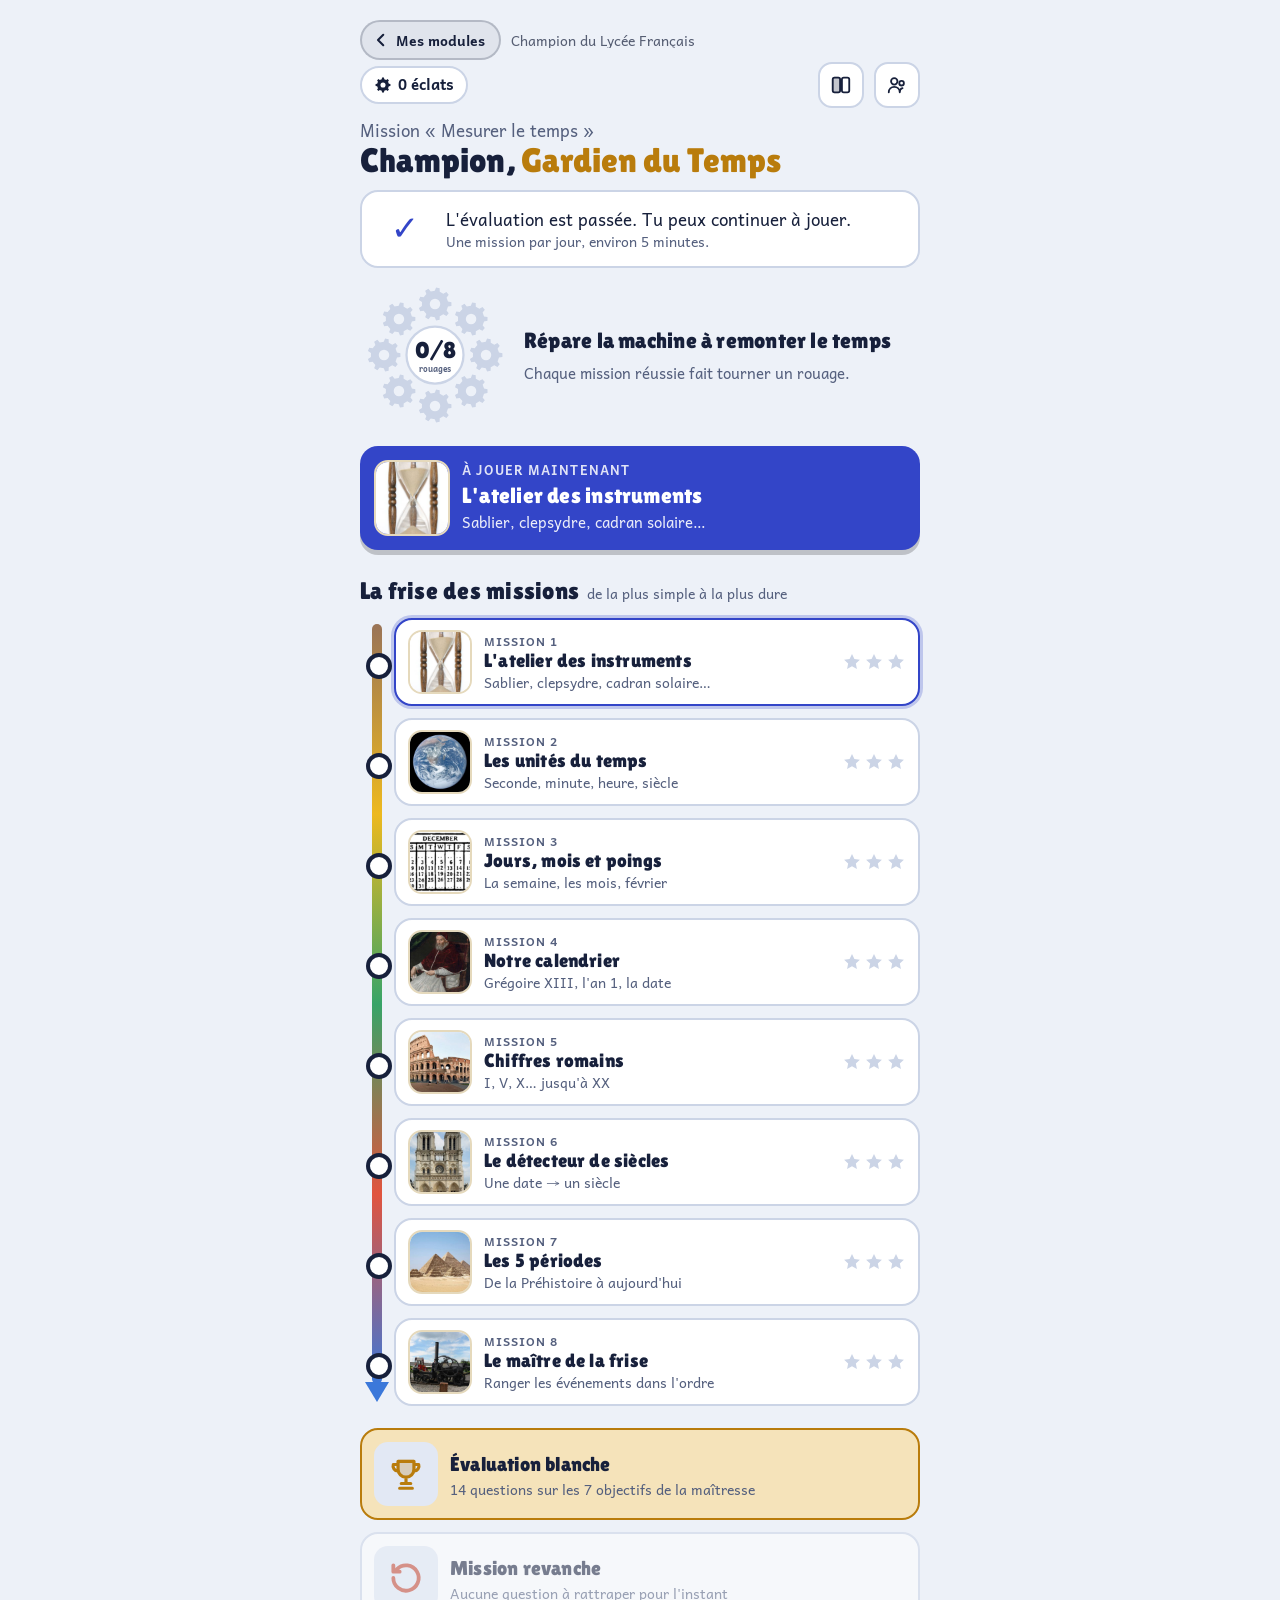
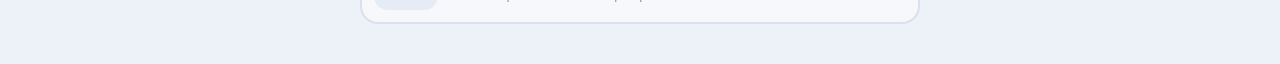
<file: modules/gardien-du-temps/index.html>
<!doctype html>
<html lang="fr">
<head>
<meta charset="utf-8">
<meta name="viewport" content="width=device-width,initial-scale=1,viewport-fit=cover">
<title>Gardien du Temps · Champion du Lycée Français</title>
<meta name="theme-color" content="#3345C8">
<meta name="apple-mobile-web-app-capable" content="yes">
<meta name="mobile-web-app-capable" content="yes">
<link rel="icon" href="../../favicon.svg" type="image/svg+xml">
<link rel="apple-touch-icon" href="../../icons/apple-touch-icon.png">
<link rel="manifest" href="../../manifest.webmanifest">
<link rel="preconnect" href="https://fonts.googleapis.com">
<link rel="stylesheet" href="https://fonts.googleapis.com/css2?family=Andika:wght@400;700&family=Cinzel:wght@700&family=Lilita+One&display=swap">
<style>:root{color-scheme:light;box-sizing:border-box;padding-top:env(safe-area-inset-top,0px);padding-bottom:env(safe-area-inset-bottom,0px)}html{scroll-padding-top:env(safe-area-inset-top,0px);-webkit-text-size-adjust:100%;text-size-adjust:100%}body{margin:0;padding:0;font:14px -apple-system,BlinkMacSystemFont,sans-serif;background:#fff;color:#000}img{max-width:100%}[hidden]:not([hidden=until-found i]){display:none!important}</style>
<!-- Lien avec le site : prénom, retour aux cahiers, temps de jeu, hors ligne -->
<script src="../../assets/catalogue.js"></script>
<script src="../../assets/commun.js"></script>
<script src="../../assets/module-bridge.js" data-module="gardien-du-temps"></script>
</head>
<body>
<script nomodule>window.onload=function(){document.body.innerHTML='<p style="font:18px sans-serif;margin:24px">Ce navigateur est trop ancien pour ce jeu. Ouvrez le site avec Edge, Chrome, Safari ou Firefox.</p>';};</script>
<style>
/* Mise en page : une colonne type application mobile, la frise chronologique verticale sert de carte des missions. */
:root{
  --bg:#EDF1F8; --surface:#FFFFFF; --surface-2:#E2E8F4; --ink:#17203B; --muted:#55607E; --line:#CBD4E6;
  --machine:#3345C8; --on-machine:#FFFFFF; --brass:#B97C0C; --brass-soft:#F5E3BA;
  --good:#1F8556; --good-soft:#DCF2E5; --bad:#C2432E; --bad-soft:#FADFD8;
  --plate:#FBF6EA; --plate-line:#E5D9BC; --on-period:#1B1B1B;
  --p0:#9A7457; --p1:#EDB91F; --p2:#38A468; --p3:#E1543E; --p4:#3B78DA;
  --f-display:"Lilita One","Arial Rounded MT Bold",system-ui,sans-serif;
  --f-body:"Andika","Trebuchet MS",system-ui,sans-serif;
  --f-roman:"Cinzel","Times New Roman",serif;
  --r:18px;
}
@media (prefers-color-scheme: dark){
  :root:not([data-theme="light"]){
    --bg:#0F1530; --surface:#19213F; --surface-2:#232D54; --ink:#EEF1FF; --muted:#A6B0D2; --line:#2F3A66;
    --machine:#8391FF; --on-machine:#0F1530; --brass:#F1B43C; --brass-soft:#3A3120;
    --good:#4DCB8C; --good-soft:#153A2B; --bad:#FF7D66; --bad-soft:#43221C;
    --plate:#F4EEDF; --plate-line:#CDBF9E; color-scheme:dark;
  }
}
:root[data-theme="dark"]{
  --bg:#0F1530; --surface:#19213F; --surface-2:#232D54; --ink:#EEF1FF; --muted:#A6B0D2; --line:#2F3A66;
  --machine:#8391FF; --on-machine:#0F1530; --brass:#F1B43C; --brass-soft:#3A3120;
  --good:#4DCB8C; --good-soft:#153A2B; --bad:#FF7D66; --bad-soft:#43221C;
  --plate:#F4EEDF; --plate-line:#CDBF9E; color-scheme:dark;
}
*{box-sizing:border-box}
body{background:var(--bg);color:var(--ink);font-family:var(--f-body);font-size:17px;line-height:1.45;
  padding-left:max(16px,env(safe-area-inset-left,0px));padding-right:max(16px,env(safe-area-inset-right,0px));padding-block:12px 40px;
  -webkit-tap-highlight-color:transparent}
.app{max-width:560px;margin:0 auto}
h1,h2,h3{font-family:var(--f-display);font-weight:400;letter-spacing:.01em;text-wrap:balance;margin:0}
button{font:inherit;color:inherit;cursor:pointer}
button:focus-visible,.tile:focus-visible{outline:3px solid var(--machine);outline-offset:2px}
sup{font-size:.62em;line-height:0}
.roman{font-family:var(--f-roman);letter-spacing:.04em}
.muted{color:var(--muted)}
.row{display:flex;gap:10px;align-items:center}
.spacer{flex:1}

/* ---------- Boutons ---------- */
.btn{display:flex;align-items:center;justify-content:center;gap:10px;min-height:56px;padding:12px 20px;border-radius:16px;border:0;
  font-family:var(--f-display);font-size:20px;background:var(--machine);color:var(--on-machine);box-shadow:0 4px 0 rgba(0,0,0,.22);transition:transform .08s}
.btn:active{transform:translateY(3px);box-shadow:0 1px 0 rgba(0,0,0,.22)}
.btn.ghost{background:var(--surface);color:var(--ink);border:2px solid var(--line);box-shadow:none}
.btn.brass{background:var(--brass);color:#1B1406}
.btn:disabled{opacity:.45;cursor:default;transform:none}
.icon-btn{display:inline-flex;align-items:center;justify-content:center;width:46px;height:46px;border-radius:14px;border:2px solid var(--line);background:var(--surface)}
.icon-btn svg{width:22px;height:22px}
.chip{display:inline-flex;align-items:center;gap:6px;padding:6px 12px;border-radius:999px;background:var(--surface);border:2px solid var(--line);font-weight:700;font-size:15px;font-variant-numeric:tabular-nums}
.chip svg{width:18px;height:18px}

/* ---------- Accueil ---------- */
.top{display:flex;align-items:center;gap:10px;flex-wrap:wrap;margin-bottom:10px}
.hello{margin:6px 0 2px}
.hello .who{font-family:var(--f-display);font-size:34px;line-height:1.05}
.hello .who span{color:var(--brass)}
.countdown{display:flex;gap:12px;align-items:center;background:var(--surface);border:2px solid var(--line);border-radius:var(--r);padding:12px 14px;margin:12px 0}
.countdown .big{font-family:var(--f-display);font-size:34px;color:var(--machine);font-variant-numeric:tabular-nums;min-width:58px;text-align:center}
.machine-wrap{display:grid;grid-template-columns:150px 1fr;gap:14px;align-items:center;margin:8px 0 16px}
.machine-wrap svg{width:150px;height:150px}
.gear-on{animation:spin 14s linear infinite;transform-box:fill-box;transform-origin:center}
@keyframes spin{to{transform:rotate(360deg)}}
.today{background:var(--machine);color:var(--on-machine);border-radius:var(--r);padding:14px;display:grid;grid-template-columns:76px 1fr;gap:12px;align-items:center;border:0;width:100%;text-align:left;box-shadow:0 5px 0 rgba(0,0,0,.2)}
.today .lab{font-size:13px;text-transform:uppercase;letter-spacing:.08em;opacity:.85;font-weight:700}
.today h3{font-size:22px}
.plate{background:var(--plate);border:2px solid var(--plate-line);border-radius:14px;display:flex;align-items:center;justify-content:center;overflow:hidden}
.plate svg{width:100%;height:100%;display:block}
.plate img.ph{width:100%;height:100%;object-fit:cover;display:block;max-width:none}
.plate:has(img.ph){padding:0;background:var(--surface-2)}
.credits{font-size:13px;color:var(--muted);display:grid;gap:4px}
.credits a{color:inherit}
.plate.sm{width:64px;height:64px;padding:4px}
.plate.md{width:76px;height:76px;padding:5px}
.plate.big{width:min(220px,62vw);aspect-ratio:1;padding:10px;margin:0 auto;max-width:100%}

.section-title{display:flex;align-items:baseline;gap:8px;margin:24px 0 10px}
.section-title h2{font-size:24px}
.map{position:relative;display:grid;gap:12px;padding-left:34px}
.map::before{content:"";position:absolute;left:12px;top:6px;bottom:22px;width:10px;border-radius:6px;
  background:linear-gradient(var(--p0),var(--p1),var(--p2),var(--p3),var(--p4))}
.map::after{content:"";position:absolute;left:5px;bottom:4px;border-left:12px solid transparent;border-right:12px solid transparent;border-top:20px solid var(--p4)}
.mission{position:relative;display:grid;grid-template-columns:64px 1fr auto;gap:12px;align-items:center;width:100%;text-align:left;
  background:var(--surface);border:2px solid var(--line);border-radius:var(--r);padding:10px 12px}
.mission::before{content:"";position:absolute;left:-30px;top:50%;width:18px;height:18px;margin-top:-9px;border-radius:50%;background:var(--surface);border:4px solid var(--ink)}
.mission.done::before{background:var(--brass);border-color:var(--brass)}
.mission h3{font-size:19px;line-height:1.15}
.mission .sub{font-size:14px;color:var(--muted)}
.mission .num{font-size:12px;font-weight:700;letter-spacing:.08em;text-transform:uppercase;color:var(--muted)}
.mission.next{border-color:var(--machine);box-shadow:0 0 0 3px color-mix(in srgb,var(--machine) 25%,transparent)}
.stars{display:flex;gap:2px}
.stars svg{width:20px;height:20px}
.extra{display:grid;gap:12px;margin-top:22px}
.card-btn{display:grid;grid-template-columns:64px 1fr;gap:12px;align-items:center;text-align:left;width:100%;background:var(--surface);border:2px solid var(--line);border-radius:var(--r);padding:12px}
.card-btn h3{font-size:20px}
.card-btn .sub{font-size:14px;color:var(--muted)}
.card-btn.boss{background:var(--brass-soft);border-color:var(--brass)}
.ico{width:64px;height:64px;border-radius:14px;display:flex;align-items:center;justify-content:center;background:var(--surface-2)}
.ico svg{width:38px;height:38px}

/* ---------- Jeu ---------- */
.playbar{display:flex;align-items:center;gap:10px;margin-bottom:14px}
.dots{display:flex;gap:5px;flex:1;flex-wrap:wrap}
.dot{height:10px;flex:1;min-width:10px;border-radius:6px;background:var(--line)}
.dot.ok{background:var(--good)} .dot.ko{background:var(--bad)} .dot.cur{background:var(--machine)}
.qhead{display:flex;align-items:center;gap:8px;margin-bottom:10px}
.tag{font-size:12px;font-weight:700;text-transform:uppercase;letter-spacing:.08em;color:var(--muted)}
.prompt{font-family:var(--f-display);font-size:26px;line-height:1.2;margin:4px 0 14px;text-wrap:balance}
.prompt b{color:var(--machine);font-weight:400}
.prompt .roman{font-size:1.1em}
.qart{margin:4px 0 16px}
.choices{display:grid;gap:10px}
.choice{min-height:58px;padding:12px 16px;border-radius:16px;border:2px solid var(--line);background:var(--surface);text-align:left;font-size:19px;font-weight:700;display:flex;align-items:center;gap:10px}
.choice:active{transform:scale(.99)}
.choice.ok{background:var(--good-soft);border-color:var(--good)}
.choice.ko{background:var(--bad-soft);border-color:var(--bad)}
.choice:disabled{cursor:default}
.choices.img{grid-template-columns:1fr 1fr}
.choices.img .choice{flex-direction:column;padding:8px;text-align:center;font-size:15px}
.choices.img .plate{width:100%;aspect-ratio:1;padding:6px}
.choices.img .lbl{min-height:20px}
.choices.img .lbl.hide{visibility:hidden}
.hint-row{display:flex;gap:10px;margin-top:16px}
.hint{margin-top:12px;background:var(--brass-soft);border:2px dashed var(--brass);border-radius:14px;padding:12px 14px;font-size:17px}
.hint svg{max-width:100%;height:auto;display:block;margin-top:8px}

/* Ordre */
.slots{display:flex;flex-wrap:wrap;gap:8px;min-height:62px;padding:10px;border-radius:16px;border:2px dashed var(--line);background:var(--surface-2);margin-bottom:12px}
.slot-num{font-size:12px;color:var(--muted);font-weight:700}
.tiles{display:flex;flex-wrap:wrap;gap:8px}
.tile{padding:10px 14px;min-height:48px;border-radius:12px;border:2px solid var(--line);background:var(--surface);font-weight:700;font-size:17px;display:inline-flex;align-items:center;gap:6px}
.tile.placed{background:var(--machine);color:var(--on-machine);border-color:var(--machine)}
.tile.used{opacity:.25}
.tile.ok{background:var(--good);border-color:var(--good);color:#fff}
.tile.ko{background:var(--bad);border-color:var(--bad);color:#fff}
.tile .d{font-weight:400;opacity:.85;font-size:14px}

/* Chiffres romains */
.rdisplay{min-height:84px;display:flex;align-items:center;justify-content:center;font-family:var(--f-roman);font-size:52px;letter-spacing:.06em;
  background:var(--plate);color:#2B2F45;border:2px solid var(--plate-line);border-radius:16px;margin-bottom:12px}
.rdisplay.empty{font-family:var(--f-body);font-size:16px;color:#7A6E55}
.rtiles{display:grid;grid-template-columns:repeat(auto-fit,minmax(70px,1fr));gap:10px;margin-bottom:12px}
.rtile{min-height:70px;border-radius:16px;border:2px solid var(--line);background:var(--surface);font-family:var(--f-roman);font-size:34px;display:flex;flex-direction:column;align-items:center;justify-content:center;line-height:1}
.rtile small{font-family:var(--f-body);font-size:13px;color:var(--muted);margin-top:4px}
.rnum{font-family:var(--f-display);font-size:64px;text-align:center;color:var(--machine);line-height:1;margin:4px 0 12px}

/* Frise */
.frise{display:flex;height:74px;margin:8px 0 4px;filter:drop-shadow(0 3px 0 rgba(0,0,0,.18))}
.seg{flex:var(--w);border:0;border-right:2px solid rgba(0,0,0,.25);display:flex;align-items:center;justify-content:center;text-align:center;
  font-weight:700;font-size:13px;line-height:1.1;padding:4px;color:var(--on-period);min-width:0}
.seg:last-child{border-right:0;clip-path:polygon(0 0,82% 0,100% 50%,82% 100%,0 100%);padding-right:14px}
.seg.p0{background:var(--p0);color:#fff}.seg.p1{background:var(--p1)}.seg.p2{background:var(--p2)}.seg.p3{background:var(--p3);color:#fff}.seg.p4{background:var(--p4);color:#fff}
.seg.ok{outline:4px solid var(--good);outline-offset:-4px}.seg.ko{outline:4px solid var(--bad);outline-offset:-4px}
.frise-dates{position:relative;height:20px;font-size:12px;font-weight:700;color:var(--muted);font-variant-numeric:tabular-nums}
.frise-dates span{position:absolute;transform:translateX(-50%)}
.pchip{display:inline-block;padding:2px 10px;border-radius:999px;font-weight:700;font-size:14px;color:var(--on-period)}
.pchip.p0{background:var(--p0);color:#fff}.pchip.p1{background:var(--p1)}.pchip.p2{background:var(--p2)}.pchip.p3{background:var(--p3);color:#fff}.pchip.p4{background:var(--p4);color:#fff}

/* Feuille de réponse */
.sheet{position:fixed;left:0;right:0;bottom:0;z-index:20;background:var(--surface);border-top:4px solid var(--good);border-radius:22px 22px 0 0;
  padding:16px max(16px,env(safe-area-inset-right,0px)) calc(18px + env(safe-area-inset-bottom,0px)) max(16px,env(safe-area-inset-left,0px));
  box-shadow:0 -10px 30px rgba(0,0,0,.18);animation:up .22s ease-out}
.sheet.ko{border-top-color:var(--bad)}
.sheet .in{max-width:560px;margin:0 auto;display:grid;gap:10px}
.sheet h3{font-size:26px;color:var(--good)}
.sheet.ko h3{color:var(--bad)}
.sheet p{margin:0;font-size:17px}
.gain{font-family:var(--f-display);color:var(--brass);font-size:20px}
@keyframes up{from{transform:translateY(100%)}to{transform:none}}
.pad-bottom{height:240px}

/* Résultats, pause, album */
.center{text-align:center}
.bigstars{display:flex;justify-content:center;gap:8px;margin:12px 0}
.bigstars svg{width:62px;height:62px}
.bigstars svg.pop{animation:pop .5s cubic-bezier(.3,1.6,.5,1) both}
@keyframes pop{from{transform:scale(0)}to{transform:scale(1)}}
.result-card{background:var(--surface);border:2px solid var(--line);border-radius:var(--r);padding:16px;margin:14px 0;display:grid;gap:10px}
.unlocked{display:flex;gap:10px;flex-wrap:wrap;justify-content:center}
.unlocked .plate{animation:pop .5s .2s cubic-bezier(.3,1.6,.5,1) both}
.objlist{display:grid;gap:8px;text-align:left}
.objrow{display:grid;grid-template-columns:1fr auto;gap:8px;align-items:center;font-size:15px}
.ring{width:170px;height:170px;margin:10px auto;display:block}
.album{display:grid;grid-template-columns:repeat(2,minmax(0,1fr));gap:12px}
.acard{background:var(--surface);border:2px solid var(--line);border-radius:var(--r);padding:8px;text-align:left;display:grid;gap:6px;min-width:0}
.acard .plate{width:100%;aspect-ratio:1;padding:8px}
.acard.locked .plate svg,.acard.locked .plate img{filter:grayscale(1) brightness(.2);opacity:.25}
.acard h3{font-size:16px;line-height:1.15}
.acard .when{font-size:13px;color:var(--muted);font-variant-numeric:tabular-nums}
.modal{position:fixed;inset:0;z-index:30;background:rgba(10,14,30,.55);display:flex;align-items:flex-end;justify-content:center;
  padding:16px max(16px,env(safe-area-inset-right,0px)) calc(16px + env(safe-area-inset-bottom,0px)) max(16px,env(safe-area-inset-left,0px))}
.modal .box{background:var(--surface);border-radius:22px;padding:18px;max-width:520px;width:100%;display:grid;gap:12px;max-height:90vh;overflow:auto;animation:up .22s ease-out}

/* Parents */
.panel{background:var(--surface);border:2px solid var(--line);border-radius:var(--r);padding:14px;margin:12px 0}
.panel h3{font-size:20px;margin-bottom:8px}
.obj{display:grid;gap:4px;padding:8px 0;border-bottom:1px solid var(--line)}
.obj:last-child{border-bottom:0}
.obj .top2{display:flex;gap:8px;align-items:center;justify-content:space-between;font-size:15px}
.bar{height:10px;border-radius:6px;background:var(--surface-2);overflow:hidden}
.bar i{display:block;height:100%;background:var(--good);border-radius:6px}
.pill{font-size:12px;font-weight:700;padding:3px 9px;border-radius:999px;white-space:nowrap}
.pill.a{background:var(--good-soft);color:var(--good)} .pill.b{background:var(--brass-soft);color:var(--brass)} .pill.c{background:var(--bad-soft);color:var(--bad)} .pill.n{background:var(--surface-2);color:var(--muted)}
.plan{display:grid;gap:6px}
.plan .d{display:grid;grid-template-columns:96px 1fr auto;gap:8px;align-items:center;padding:8px 10px;border-radius:12px;background:var(--surface-2);font-size:15px}
.plan .d.now{outline:3px solid var(--machine)}
.plan .d .dt{font-weight:700;font-variant-numeric:tabular-nums}
.tips p{margin:0 0 10px;font-size:15px}
.toggle{display:flex;align-items:center;justify-content:space-between;gap:12px;padding:8px 0;font-size:16px}
.toggle input{width:26px;height:26px;accent-color:var(--machine)}
.confirm{background:var(--bad-soft);border-radius:12px;padding:12px;display:grid;gap:10px;margin-top:8px}

@media (prefers-reduced-motion: reduce){*{animation:none!important;transition:none!important}}
</style>

<div class="app" id="app">
  <section id="home"></section>
  <section id="play" hidden></section>
  <section id="result" hidden></section>
  <section id="pause" hidden></section>
  <section id="album" hidden></section>
  <section id="parent" hidden></section>
</div>
<div id="sheet" hidden></div>
<div id="modal" hidden></div>

<script>
/* =========================================================
   Gardien du Temps — révision « Mesurer le temps » CE2
   ========================================================= */
const INK = "#2B2F45";
const f1 = n => Math.round(n * 10) / 10;
const svg = (inner, vb = "0 0 120 120") => `<svg viewBox="${vb}" xmlns="http://www.w3.org/2000/svg" aria-hidden="true">${inner}</svg>`;

function gearPath(cx, cy, r, n) {
  let d = ""; const ri = r * 0.8, s = Math.PI / n;
  for (let i = 0; i < n; i++) {
    const a = i * 2 * s;
    [[ri, a - s * 0.55], [r, a - s * 0.32], [r, a + s * 0.32], [ri, a + s * 0.55]].forEach(([rr, aa], j) => {
      d += (i === 0 && j === 0 ? "M" : "L") + f1(cx + rr * Math.cos(aa)) + " " + f1(cy + rr * Math.sin(aa));
    });
  }
  return d + "Z";
}
function clockFace(cx, cy, r, hh, mm, rim = "#fff") {
  let s = `<circle cx="${cx}" cy="${cy}" r="${r}" fill="${rim}" stroke="${INK}" stroke-width="${f1(r * 0.12)}"/>`;
  for (let i = 0; i < 12; i++) {
    const a = i * Math.PI / 6, r1 = r * (i % 3 ? 0.8 : 0.7), r2 = r * 0.88;
    s += `<line x1="${f1(cx + r1 * Math.sin(a))}" y1="${f1(cy - r1 * Math.cos(a))}" x2="${f1(cx + r2 * Math.sin(a))}" y2="${f1(cy - r2 * Math.cos(a))}" stroke="${INK}" stroke-width="${f1(i % 3 ? r * 0.04 : r * 0.07)}" stroke-linecap="round"/>`;
  }
  const ha = ((hh % 12) + mm / 60) * Math.PI / 6, ma = mm * Math.PI / 30;
  s += `<line x1="${cx}" y1="${cy}" x2="${f1(cx + r * 0.48 * Math.sin(ha))}" y2="${f1(cy - r * 0.48 * Math.cos(ha))}" stroke="${INK}" stroke-width="${f1(r * 0.1)}" stroke-linecap="round"/>`;
  s += `<line x1="${cx}" y1="${cy}" x2="${f1(cx + r * 0.72 * Math.sin(ma))}" y2="${f1(cy - r * 0.72 * Math.cos(ma))}" stroke="${INK}" stroke-width="${f1(r * 0.06)}" stroke-linecap="round"/>`;
  return s + `<circle cx="${cx}" cy="${cy}" r="${f1(r * 0.08)}" fill="#D9483B"/>`;
}
function runner(x, y) {
  return `<circle cx="${x}" cy="${y}" r="3.4" fill="#1C1C1C"/><path d="M${x} ${y + 3} l-2 9 M${x - 2} ${y + 12} l-5 7 M${x - 2} ${y + 12} l6 6 M${x - 1} ${y + 6} l6 -3 M${x - 1} ${y + 6} l-6 3" stroke="#1C1C1C" stroke-width="2.8" stroke-linecap="round" fill="none"/>`;
}

const ART = {
  sablier: () => svg(`<rect x="28" y="12" width="64" height="10" rx="3" fill="#8A5A3B" stroke="${INK}" stroke-width="2"/><rect x="28" y="98" width="64" height="10" rx="3" fill="#8A5A3B" stroke="${INK}" stroke-width="2"/>
    <rect x="31" y="22" width="5" height="76" fill="#6E452B"/><rect x="84" y="22" width="5" height="76" fill="#6E452B"/>
    <path d="M42 22h36c0 19-14 27-14 38 0 11 14 19 14 38H42c0-19 14-27 14-38 0-11-14-19-14-38z" fill="#DCEFF8" stroke="${INK}" stroke-width="2.5"/>
    <path d="M47 38h26c-3 7-10 12-13 18-3-6-10-11-13-18z" fill="#E9B949"/><path d="M60 60v26" stroke="#E9B949" stroke-width="2.4"/>
    <path d="M45 98c2-11 8-16 15-16s13 5 15 16z" fill="#E9B949"/><path d="M50 30h6" stroke="#fff" stroke-width="3" stroke-linecap="round" opacity=".8"/>`),
  calendrier: () => {
    let g = ""; for (let r = 0; r < 4; r++) for (let c = 0; c < 7; c++) g += `<rect x="${27 + c * 10}" y="${55 + r * 11}" width="7" height="7" rx="1.5" fill="${r === 0 && c === 3 ? "#D9483B" : "#C9D2E3"}"/>`;
    return svg(`<rect x="20" y="26" width="80" height="78" rx="9" fill="#fff" stroke="${INK}" stroke-width="3"/>
    <path d="M20 35a9 9 0 0 1 9-9h62a9 9 0 0 1 9 9v12H20z" fill="#D9483B" stroke="${INK}" stroke-width="3"/>
    <text x="60" y="43" text-anchor="middle" font-size="11" font-family="Lilita One,Arial,sans-serif" fill="#fff" letter-spacing="1">NOVEMBRE</text>
    <rect x="36" y="15" width="8" height="19" rx="4" fill="${INK}"/><rect x="76" y="15" width="8" height="19" rx="4" fill="${INK}"/>${g}`);
  },
  horloge: () => svg(`<line x1="60" y1="4" x2="60" y2="16" stroke="${INK}" stroke-width="3"/><circle cx="60" cy="4" r="3" fill="${INK}"/>${clockFace(60, 62, 44, 10, 10)}
    <rect x="50" y="78" width="20" height="9" rx="2" fill="#2E9E5B" opacity=".9"/><rect x="70" y="80.5" width="3" height="4" fill="#2E9E5B"/>`),
  montre: () => svg(`<rect x="44" y="4" width="32" height="34" rx="6" fill="#7A4B2E" stroke="${INK}" stroke-width="2.5"/><rect x="44" y="82" width="32" height="34" rx="6" fill="#7A4B2E" stroke="${INK}" stroke-width="2.5"/>
    <circle cx="60" cy="105" r="2.5" fill="${INK}"/><circle cx="60" cy="96" r="2.5" fill="${INK}"/>
    <circle cx="60" cy="60" r="30" fill="#D9A93A" stroke="${INK}" stroke-width="3"/><rect x="88" y="55" width="8" height="10" rx="2" fill="#D9A93A" stroke="${INK}" stroke-width="2"/>${clockFace(60, 60, 23, 4, 40)}`),
  chrono: () => svg(`<rect x="52" y="8" width="16" height="10" rx="3" fill="${INK}"/><rect x="57" y="16" width="6" height="10" fill="${INK}"/>
    <rect x="84" y="22" width="12" height="8" rx="2" fill="${INK}" transform="rotate(40 90 26)"/>
    <circle cx="60" cy="68" r="42" fill="#fff" stroke="${INK}" stroke-width="6"/>
    <path d="M60 68 L60 34 A34 34 0 0 1 89.4 85 Z" fill="#F7C4B8"/>
    ${[0, 30, 60, 90, 120, 150, 180, 210, 240, 270, 300, 330].map(d => { const a = d * Math.PI / 180; return `<line x1="${f1(60 + 30 * Math.sin(a))}" y1="${f1(68 - 30 * Math.cos(a))}" x2="${f1(60 + 36 * Math.sin(a))}" y2="${f1(68 - 36 * Math.cos(a))}" stroke="${INK}" stroke-width="2.5" stroke-linecap="round"/>`; }).join("")}
    <line x1="60" y1="68" x2="88" y2="84" stroke="#D9483B" stroke-width="4" stroke-linecap="round"/><circle cx="60" cy="68" r="5" fill="${INK}"/>
    <path d="M14 48h-10 M12 60h-8 M14 72h-10" stroke="${INK}" stroke-width="3" stroke-linecap="round" opacity=".5"/>`),
  mecanique: () => svg(`<rect x="12" y="10" width="96" height="100" rx="6" fill="#8A5A3B" stroke="${INK}" stroke-width="3"/><rect x="20" y="18" width="80" height="84" rx="4" fill="#E9DEC7"/>
    <path d="${gearPath(48, 50, 26, 12)}" fill="#C98A12" stroke="${INK}" stroke-width="2.5"/><circle cx="48" cy="50" r="7" fill="#E9DEC7" stroke="${INK}" stroke-width="2"/>
    <path d="${gearPath(80, 36, 15, 8)}" fill="#98A1B4" stroke="${INK}" stroke-width="2.5"/><circle cx="80" cy="36" r="4" fill="#E9DEC7" stroke="${INK}" stroke-width="2"/>
    <path d="${gearPath(82, 68, 11, 7)}" fill="#C98A12" stroke="${INK}" stroke-width="2"/>
    <line x1="48" y1="56" x2="48" y2="90" stroke="${INK}" stroke-width="3"/><circle cx="48" cy="92" r="8" fill="#C98A12" stroke="${INK}" stroke-width="2.5"/>`),
  cadran: () => svg(`<circle cx="22" cy="22" r="10" fill="#F2B530"/>${[0, 45, 90, 135, 180, 225, 270, 315].map(d => { const a = d * Math.PI / 180; return `<line x1="${f1(22 + 13 * Math.cos(a))}" y1="${f1(22 + 13 * Math.sin(a))}" x2="${f1(22 + 18 * Math.cos(a))}" y2="${f1(22 + 18 * Math.sin(a))}" stroke="#F2B530" stroke-width="3" stroke-linecap="round"/>`; }).join("")}
    <path d="M42 114 L50 72 H70 L78 114Z" fill="#B9B2A6" stroke="${INK}" stroke-width="2.5"/>
    <ellipse cx="60" cy="68" rx="44" ry="13" fill="#DDD6C8" stroke="${INK}" stroke-width="2.5"/>
    ${[-60, -35, -12, 12, 35, 60].map(dx => `<line x1="60" y1="68" x2="${60 + dx * 0.62}" y2="${f1(68 - Math.sqrt(Math.max(0, 1 - (dx * 0.62 / 44) ** 2)) * 11)}" stroke="#8D8576" stroke-width="1.5"/>`).join("")}
    <path d="M60 68 L94 73" stroke="#4A4A4A" stroke-width="5" stroke-linecap="round" opacity=".65"/>
    <path d="M60 68 L60 40 L82 68Z" fill="#8A6A3B" stroke="${INK}" stroke-width="2.5" stroke-linejoin="round"/>`),
  clepsydre: () => svg(`<rect x="20" y="16" width="5" height="96" fill="#8A5A3B"/><rect x="95" y="16" width="5" height="96" fill="#8A5A3B"/><rect x="16" y="108" width="88" height="7" rx="2" fill="#8A5A3B" stroke="${INK}" stroke-width="2"/>
    <path d="M28 14 H92 L80 48 H40Z" fill="#DCEFF8" stroke="${INK}" stroke-width="2.5"/><path d="M31 24 H89 L80 46 H40Z" fill="#4BA3E3"/>
    <rect x="56" y="48" width="8" height="6" fill="${INK}"/><path d="M60 58 q-3 4 0 6 q3 -2 0 -6z" fill="#4BA3E3"/><path d="M60 66 q-3 4 0 6 q3 -2 0 -6z" fill="#4BA3E3"/>
    <rect x="36" y="74" width="48" height="34" rx="4" fill="#DCEFF8" stroke="${INK}" stroke-width="2.5"/><rect x="38" y="92" width="44" height="14" fill="#4BA3E3"/>
    ${[80, 86, 92, 98, 104].map((y, i) => `<line x1="${i % 2 ? 76 : 72}" y1="${y}" x2="84" y2="${y}" stroke="${INK}" stroke-width="2"/>`).join("")}`),
  bougie: () => svg(`<ellipse cx="60" cy="108" rx="34" ry="7" fill="#C98A12" stroke="${INK}" stroke-width="2.5"/>
    <rect x="45" y="40" width="30" height="66" rx="3" fill="#F7EBD0" stroke="${INK}" stroke-width="2.5"/>
    ${["I", "II", "III", "IV", "V"].map((t, i) => `<line x1="45" y1="${52 + i * 12}" x2="58" y2="${52 + i * 12}" stroke="#D9483B" stroke-width="2"/><text x="62" y="${55 + i * 12}" font-size="8" font-family="Cinzel,serif" fill="#8A3B2C">${t}</text>`).join("")}
    <line x1="60" y1="34" x2="60" y2="40" stroke="${INK}" stroke-width="2"/>
    <path d="M60 10 C71 23 69 34 60 36 C51 34 49 23 60 10Z" fill="#F5A623"/><path d="M60 20 C64 27 63 33 60 34 C57 33 56 27 60 20Z" fill="#FFE27A"/>`),
  orbite: () => svg(`<circle cx="32" cy="60" r="30" fill="#F4B630" opacity=".25"/><circle cx="32" cy="60" r="21" fill="#F4B630"/>
    <ellipse cx="62" cy="60" rx="50" ry="22" fill="none" stroke="#8C95AA" stroke-width="2" stroke-dasharray="4 4"/>
    <circle cx="104" cy="66" r="11" fill="#3B82D6" stroke="${INK}" stroke-width="2"/><path d="M98 61 q4 -3 7 0 q-1 4 -5 4z M104 70 q4 -1 6 2 q-3 3 -6 1z" fill="#3FA35F"/>
    <path d="M106 66 a11 11 0 0 1 -9 4" fill="none"/><path d="M84 86 l8 -4 l-2 8" fill="none" stroke="${INK}" stroke-width="2.5" stroke-linecap="round" stroke-linejoin="round"/>
    <path d="M94 50 a14 14 0 0 1 18 2" fill="none" stroke="${INK}" stroke-width="2" stroke-linecap="round"/><path d="M110 48 l3 4 l-5 1" fill="none" stroke="${INK}" stroke-width="2" stroke-linecap="round"/>`),
  prehistoire: () => svg(`<rect x="4" y="8" width="112" height="104" rx="18" fill="#D9B88E"/><ellipse cx="28" cy="96" rx="16" ry="6" fill="#C9A274"/><ellipse cx="96" cy="88" rx="12" ry="5" fill="#C9A274"/><ellipse cx="22" cy="30" rx="10" ry="4" fill="#C9A274"/>
    <ellipse cx="66" cy="66" rx="28" ry="15" fill="#5B2F1C"/><ellipse cx="54" cy="54" rx="16" ry="13" fill="#5B2F1C"/><ellipse cx="38" cy="66" rx="10" ry="9" fill="#5B2F1C"/>
    <path d="M33 59 q-7 -8 1 -12" fill="none" stroke="#5B2F1C" stroke-width="3" stroke-linecap="round"/>
    <rect x="46" y="74" width="5" height="17" rx="2" fill="#5B2F1C"/><rect x="56" y="76" width="5" height="16" rx="2" fill="#5B2F1C"/><rect x="76" y="74" width="5" height="17" rx="2" fill="#5B2F1C"/><rect x="86" y="72" width="5" height="17" rx="2" fill="#5B2F1C"/>
    <path d="M94 62 q8 2 8 12" fill="none" stroke="#5B2F1C" stroke-width="2.5"/><path d="M60 56 q12 -6 22 2" fill="none" stroke="#A3412A" stroke-width="2"/>
    <g fill="#A3412A" opacity=".85"><ellipse cx="96" cy="34" rx="8" ry="9"/><rect x="86" y="14" width="4" height="14" rx="2"/><rect x="91" y="11" width="4" height="16" rx="2"/><rect x="96" y="11" width="4" height="16" rx="2"/><rect x="101" y="14" width="4" height="14" rx="2"/><rect x="104" y="30" width="10" height="4" rx="2" transform="rotate(-30 104 32)"/></g>`),
  pyramide: () => svg(`<rect x="0" y="0" width="120" height="84" fill="#BFE3F5"/><circle cx="94" cy="24" r="10" fill="#F4B630"/>
    <path d="M0 84 H120 V120 H0Z" fill="#E9C77B"/><path d="M2 92 L26 62 L50 92Z" fill="#D9AE5F" stroke="${INK}" stroke-width="2"/>
    <path d="M22 96 L64 40 L106 96Z" fill="#E6BC6A" stroke="${INK}" stroke-width="2.5" stroke-linejoin="round"/><path d="M64 40 L106 96 L76 96Z" fill="#C9964A" stroke="${INK}" stroke-width="2.5" stroke-linejoin="round"/>
    <path d="M40 72 H86 M32 82 H96" stroke="#B9873E" stroke-width="1.5"/><path d="M8 104 q10 -4 20 0 M80 108 q12 -4 24 0" stroke="#C9A55E" stroke-width="2" fill="none"/>`),
  jo: () => svg(`<path d="M44 26 C24 26 24 50 34 54" fill="none" stroke="#B9601F" stroke-width="5"/><path d="M76 26 C96 26 96 50 86 54" fill="none" stroke="#B9601F" stroke-width="5"/>
    <rect x="44" y="8" width="32" height="7" rx="2" fill="#D9772B" stroke="${INK}" stroke-width="2"/><rect x="48" y="14" width="24" height="18" fill="#D9772B" stroke="${INK}" stroke-width="2"/>
    <path d="M48 32 C14 40 18 92 46 104 H74 C102 92 106 40 72 32Z" fill="#D9772B" stroke="${INK}" stroke-width="2.5"/>
    <rect x="27" y="52" width="66" height="3" fill="#1C1C1C"/><rect x="27" y="88" width="66" height="3" fill="#1C1C1C"/>
    ${runner(40, 60)}${runner(58, 60)}${runner(76, 60)}<rect x="46" y="104" width="28" height="9" rx="2" fill="#1C1C1C"/>`),
  colisee: () => {
    let a = ""; for (let r = 0; r < 3; r++) for (let c = 0; c < 7; c++) { if (r === 0 && c > 4) continue; a += `<rect x="${15 + c * 13.5}" y="${50 + r * 18}" width="8" height="12" rx="4" fill="#6E5236"/>`; }
    return svg(`<rect x="0" y="0" width="120" height="104" fill="#CFE6F5"/><path d="M0 104 H120 V120 H0Z" fill="#A9C27A"/>
    <path d="M8 104 V44 H82 V40 H96 V48 H104 V56 H112 V104Z" fill="#D9C3A0" stroke="${INK}" stroke-width="2.5" stroke-linejoin="round"/>
    <path d="M8 62 H112 M8 80 H112 M8 98 H112" stroke="#B89F78" stroke-width="2"/>${a}`);
  },
  chateau: () => svg(`<rect x="0" y="96" width="120" height="24" fill="#7DB65B"/>
    <rect x="22" y="56" width="76" height="48" fill="#C9C1B2" stroke="${INK}" stroke-width="2.5"/>
    ${[22, 34, 46, 58, 70, 82].map(x => `<rect x="${x}" y="49" width="8" height="8" fill="#C9C1B2" stroke="${INK}" stroke-width="2"/>`).join("")}
    <rect x="8" y="36" width="24" height="68" fill="#BDB4A3" stroke="${INK}" stroke-width="2.5"/><rect x="88" y="36" width="24" height="68" fill="#BDB4A3" stroke="${INK}" stroke-width="2.5"/>
    ${[8, 18, 88, 98].map(x => `<rect x="${x}" y="29" width="7" height="8" fill="#BDB4A3" stroke="${INK}" stroke-width="2"/>`).join("")}
    <rect x="46" y="22" width="28" height="36" fill="#BDB4A3" stroke="${INK}" stroke-width="2.5"/><line x1="60" y1="22" x2="60" y2="4" stroke="${INK}" stroke-width="2.5"/><path d="M60 4 L78 9 L60 14Z" fill="#D9483B" stroke="${INK}" stroke-width="1.5"/>
    <path d="M50 104 V86 a10 10 0 0 1 20 0 V104Z" fill="#5A3E2B" stroke="${INK}" stroke-width="2.5"/>
    <rect x="17" y="50" width="6" height="11" rx="3" fill="#3B3B48"/><rect x="97" y="50" width="6" height="11" rx="3" fill="#3B3B48"/><rect x="57" y="32" width="6" height="11" rx="3" fill="#3B3B48"/>`),
  charlemagne: () => svg(`<path d="M24 66 L30 30 L45 50 L60 20 L75 50 L90 30 L96 66Z" fill="#F2C14E" stroke="${INK}" stroke-width="2.5" stroke-linejoin="round"/>
    <rect x="58" y="6" width="4" height="16" fill="#C98A12"/><rect x="53" y="11" width="14" height="4" fill="#C98A12"/>
    <rect x="22" y="64" width="76" height="20" rx="3" fill="#E2A928" stroke="${INK}" stroke-width="2.5"/>
    <circle cx="36" cy="74" r="5" fill="#D9483B" stroke="${INK}" stroke-width="1.5"/><rect x="55" y="68" width="10" height="12" rx="2" fill="#3B78DA" stroke="${INK}" stroke-width="1.5"/><circle cx="84" cy="74" r="5" fill="#38A468" stroke="${INK}" stroke-width="1.5"/>
    <circle cx="30" cy="30" r="3.5" fill="#fff" stroke="${INK}" stroke-width="1.5"/><circle cx="90" cy="30" r="3.5" fill="#fff" stroke="${INK}" stroke-width="1.5"/>
    <text x="60" y="110" text-anchor="middle" font-size="22" font-family="Lilita One,Arial,sans-serif" fill="${INK}">800</text>`),
  notredame: () => svg(`<path d="M60 4 L65 40 H55Z" fill="#8C8574" stroke="${INK}" stroke-width="2"/>
    <rect x="16" y="24" width="28" height="86" fill="#D8CEB6" stroke="${INK}" stroke-width="2.5"/><rect x="76" y="24" width="28" height="86" fill="#D8CEB6" stroke="${INK}" stroke-width="2.5"/>
    <rect x="44" y="40" width="32" height="70" fill="#E2D9C3" stroke="${INK}" stroke-width="2.5"/>
    <rect x="22" y="32" width="6" height="22" rx="3" fill="#4A4A58"/><rect x="32" y="32" width="6" height="22" rx="3" fill="#4A4A58"/><rect x="82" y="32" width="6" height="22" rx="3" fill="#4A4A58"/><rect x="92" y="32" width="6" height="22" rx="3" fill="#4A4A58"/>
    <rect x="16" y="62" width="88" height="5" fill="#BFB399" stroke="${INK}" stroke-width="1.5"/>
    <circle cx="60" cy="54" r="10" fill="#5F82D6" stroke="${INK}" stroke-width="2.5"/><path d="M50 54 H70 M60 44 V64 M53 47 L67 61 M67 47 L53 61" stroke="#C9D8FA" stroke-width="1.5"/>
    <path d="M22 110 V92 a8 8 0 0 1 16 0 V110Z M50 110 V88 a10 10 0 0 1 20 0 V110Z M82 110 V92 a8 8 0 0 1 16 0 V110Z" fill="#5A4636" stroke="${INK}" stroke-width="2"/>`),
  caravelle: () => svg(`<rect x="0" y="0" width="120" height="88" fill="#CFE6F5"/><path d="M0 92 q10 -6 20 0 t20 0 t20 0 t20 0 t20 0 t20 0 V120 H0Z" fill="#3B82D6"/>
    <path d="M14 82 H106 L94 100 H28Z" fill="#8A5A3B" stroke="${INK}" stroke-width="2.5" stroke-linejoin="round"/><path d="M84 82 V72 H100 L106 82" fill="#8A5A3B" stroke="${INK}" stroke-width="2"/>
    <line x1="48" y1="82" x2="48" y2="16" stroke="${INK}" stroke-width="3"/><line x1="76" y1="82" x2="76" y2="26" stroke="${INK}" stroke-width="3"/>
    <path d="M32 24 Q48 20 64 24 L62 62 Q48 66 34 62Z" fill="#FFFDF6" stroke="${INK}" stroke-width="2"/><path d="M48 30 V58 M38 42 H58" stroke="#D9483B" stroke-width="4"/>
    <path d="M64 32 Q76 29 88 32 L86 66 Q76 69 66 66Z" fill="#FFFDF6" stroke="${INK}" stroke-width="2"/><path d="M76 38 V62 M68 48 H84" stroke="#D9483B" stroke-width="4"/>
    <path d="M48 16 L60 19 L48 22Z" fill="#D9483B"/>`),
  marignan: () => svg(`<line x1="16" y1="110" x2="100" y2="16" stroke="#7A4B2E" stroke-width="5" stroke-linecap="round"/><line x1="104" y1="110" x2="20" y2="16" stroke="#7A4B2E" stroke-width="5" stroke-linecap="round"/>
    <path d="M100 16 L108 6 L96 10Z M20 16 L12 6 L24 10Z" fill="#98A1B4" stroke="${INK}" stroke-width="2"/>
    <path d="M34 30 H86 V62 C86 86 60 102 60 102 C60 102 34 86 34 62Z" fill="#2F5DB8" stroke="${INK}" stroke-width="3"/>
    <g fill="#F2C14E" stroke="${INK}" stroke-width="1.2"><ellipse cx="60" cy="56" rx="5" ry="14"/><ellipse cx="50" cy="60" rx="4" ry="10" transform="rotate(-30 50 60)"/><ellipse cx="70" cy="60" rx="4" ry="10" transform="rotate(30 70 60)"/><rect x="47" y="66" width="26" height="5" rx="2"/></g>`),
  revolution: () => svg(`<rect x="0" y="100" width="120" height="20" fill="#8C8574"/>
    ${[[10, 40], [44, 30], [78, 40]].map(([x, y]) => `<rect x="${x}" y="${y}" width="32" height="${100 - y}" fill="#A69F92" stroke="${INK}" stroke-width="2.5"/>` + [0, 1, 2].map(i => `<rect x="${x + i * 12}" y="${y - 7}" width="8" height="8" fill="#A69F92" stroke="${INK}" stroke-width="2"/>`).join("") + `<rect x="${x + 13}" y="${y + 18}" width="6" height="12" rx="3" fill="#3B3B48"/>`).join("")}
    <line x1="60" y1="23" x2="60" y2="2" stroke="${INK}" stroke-width="2.5"/><rect x="61" y="3" width="10" height="16" fill="#2F5DB8"/><rect x="71" y="3" width="10" height="16" fill="#fff" stroke="#ddd" stroke-width=".5"/><rect x="81" y="3" width="10" height="16" fill="#D9483B"/>`),
  train: () => svg(`<circle cx="30" cy="20" r="9" fill="#B8BDC9"/><circle cx="18" cy="12" r="7" fill="#CDD1DA"/><circle cx="42" cy="12" r="6" fill="#CDD1DA"/>
    <line x1="2" y1="104" x2="118" y2="104" stroke="${INK}" stroke-width="3"/>
    <rect x="24" y="26" width="12" height="28" fill="#2F3A55" stroke="${INK}" stroke-width="2"/><rect x="21" y="24" width="18" height="5" fill="#2F3A55" stroke="${INK}" stroke-width="2"/>
    <rect x="14" y="52" width="62" height="28" rx="8" fill="#2F3A55" stroke="${INK}" stroke-width="2.5"/><rect x="72" y="36" width="34" height="46" fill="#C8452F" stroke="${INK}" stroke-width="2.5"/><rect x="78" y="42" width="22" height="16" fill="#CFE6F5" stroke="${INK}" stroke-width="2"/>
    <rect x="8" y="76" width="104" height="8" fill="#5A5F6E" stroke="${INK}" stroke-width="2"/>
    ${[[30, 94, 9], [54, 94, 9], [92, 92, 12]].map(([x, y, r]) => `<circle cx="${x}" cy="${y}" r="${r}" fill="#C8452F" stroke="${INK}" stroke-width="2.5"/><path d="M${x - r + 2} ${y} H${x + r - 2} M${x} ${y - r + 2} V${y + r - 2}" stroke="${INK}" stroke-width="2"/>`).join("")}`),
  debarquement: () => svg(`<rect x="0" y="0" width="120" height="70" fill="#C9DDE9"/><path d="M8 54 h22 l-3 6 h-16z M84 50 h26 l-3 6 h-20z" fill="#7C8794"/><line x1="18" y1="54" x2="18" y2="44" stroke="#7C8794" stroke-width="2"/><line x1="96" y1="50" x2="96" y2="40" stroke="#7C8794" stroke-width="2"/>
    <path d="M0 66 H120 V120 H0Z" fill="#3B6E9E"/><path d="M70 66 Q96 62 120 64 V76 Q96 72 70 70Z" fill="#E6CF97"/>
    <path d="M10 76 H86 L94 98 H18Z" fill="#5E6B4E" stroke="${INK}" stroke-width="2.5" stroke-linejoin="round"/><path d="M86 76 L100 70 L106 92 L94 98Z" fill="#4D5940" stroke="${INK}" stroke-width="2"/>
    ${[24, 34, 44, 54, 64, 74].map(x => `<path d="M${x - 5} 77 a5 5 0 0 1 10 0z" fill="#3E4A35" stroke="${INK}" stroke-width="1.5"/>`).join("")}
    <path d="M0 104 q8 -4 16 0 t16 0 t16 0 t16 0 t16 0 t16 0 t16 0 t16 0" fill="none" stroke="#9CC3E6" stroke-width="2"/>`),
  gregoire: () => svg(`<path d="M24 102 C22 74 28 42 44 26 C60 42 66 74 64 102Z" fill="#F3EEE2" stroke="${INK}" stroke-width="2.5"/>
    <path d="M33 50 H55 L57 57 H31Z M28 69 H60 L61 76 H27Z M25 88 H63 L64 95 H24Z" fill="#E2A928" stroke="${INK}" stroke-width="1.5"/>
    <rect x="42" y="10" width="4" height="16" fill="#C98A12"/><rect x="37" y="14" width="14" height="4" fill="#C98A12"/>
    <rect x="70" y="58" width="44" height="30" rx="4" fill="#FBF0D6" stroke="${INK}" stroke-width="2.5"/><text x="92" y="79" text-anchor="middle" font-size="15" font-family="Lilita One,Arial,sans-serif" fill="${INK}">1582</text>`),
  medaille: () => svg(`<path d="M36 6 H56 L66 46 H50Z" fill="#3B78DA" stroke="${INK}" stroke-width="2"/><path d="M84 6 H64 L54 46 H70Z" fill="#D9483B" stroke="${INK}" stroke-width="2"/>
    <circle cx="60" cy="76" r="34" fill="#F2C14E" stroke="${INK}" stroke-width="3"/><path d="${gearPath(60, 76, 22, 10)}" fill="#C98A12" stroke="${INK}" stroke-width="2"/><circle cx="60" cy="76" r="9" fill="#F2C14E" stroke="${INK}" stroke-width="2"/>`)
};
const CREDITS = [["Sablier", "User:S Sepp", "CC BY-SA 3.0", "https://commons.wikimedia.org/wiki/File:Wooden_hourglass_3.jpg"], ["Clepsydre", "Marsyas", "CC BY-SA 2.5", "https://commons.wikimedia.org/wiki/File:AGMA_Clepsydre.jpg"], ["Cadran solaire", "Espirat", "CC BY-SA 4.0", "https://commons.wikimedia.org/wiki/File:Cadran_solaire_contre_le_mur_d%27une_habitation.jpg"], ["Horloge", "Islam90", "CC BY-SA 3.0", "https://commons.wikimedia.org/wiki/File:White-Clock-with-white-wall.jpg"], ["Montre", "Sina13400", "CC BY-SA 4.0", "https://commons.wikimedia.org/wiki/File:SmRomanson-Sina13400.jpg"], ["Chronomètre", "Ralf Pfeifer", "CC BY-SA 3.0", "https://commons.wikimedia.org/wiki/File:Stoppuhr_Analog.jpg"], ["Horloge mécanique", "Dietmar Rabich", "CC BY-SA 4.0", "https://commons.wikimedia.org/wiki/File:D%C3%BClmen,_Heilig-Kreuz-Kirche,_Uhrwerk_--_2019_--_3057.jpg"], ["Bougie graduée", "AlejandroLinaresGarcia", "CC BY-SA 3.0", "https://commons.wikimedia.org/wiki/File:CandleClockZacatlan02.JPG"], ["Calendrier", "Pearson", "Public domain", "https://commons.wikimedia.org/wiki/File:Calendar_(PSF).png"], ["La Terre", "NASA/Apollo 17 crew; taken by either Har", "Public domain", "https://commons.wikimedia.org/wiki/File:The_Blue_Marble_(remastered).jpg"], ["Lascaux", "EU", "Public domain", "https://commons.wikimedia.org/wiki/File:Lascaux_painting.jpg"], ["Pyramides de Gizeh", "Ricardo Liberato", "CC BY-SA 2.0", "https://commons.wikimedia.org/wiki/File:All_Gizah_Pyramids.jpg"], ["Amphore des Jeux", "Marie-Lan Nguyen", "Public domain", "https://commons.wikimedia.org/wiki/File:Panathenaic_amphora_Kleophrades_Louvre_F277.jpg"], ["Colisée", "FeaturedPics", "CC BY-SA 4.0", "https://commons.wikimedia.org/wiki/File:Colosseo_2020.jpg"], ["Château de Bonaguil", "Jacques Deher", "CC BY-SA 3.0", "https://commons.wikimedia.org/wiki/File:Famille_de_Roquefeuil_-_Chateau_de_Bonaguil.jpg"], ["Sacre de Charlemagne", "Jean Fouquet", "Public domain", "https://commons.wikimedia.org/wiki/File:Sacre_de_Charlemagne.jpg"], ["Notre-Dame de Paris", "P e z i", "CC BY-SA 3.0", "https://commons.wikimedia.org/wiki/File:Notre-Dame_de_Paris_2013-07-24.jpg"], ["Arrivée de Colomb", "John Vanderlyn", "Public domain", "https://commons.wikimedia.org/wiki/File:Landing_of_Columbus_(2).jpg"], ["Marignan", "The Maître à la Ratière", "Public domain", "https://commons.wikimedia.org/wiki/File:Marignan.jpg"], ["Prise de la Bastille", "Jean-Pierre Houël", "Public domain", "https://commons.wikimedia.org/wiki/File:Prise_de_la_Bastille.jpg"], ["Locomotive de 1804", "Thryduulf", "CC BY-SA 4.0", "https://commons.wikimedia.org/wiki/File:Penydarren_replica_at_NRM_01.jpg"], ["Débarquement", "Chief Photographer's Mate", "Public domain", "https://commons.wikimedia.org/wiki/File:Into_the_Jaws_of_Death_23-0455M_edit.jpg"], ["Grégoire XIII", "Lavinia Fontana", "Public domain", "https://commons.wikimedia.org/wiki/File:Lavinia_Fontana_-_Portrait_of_Pope_Gregory_XIII.jpg"]];
const PHOTOS = new Set(["sablier", "clepsydre", "cadran", "horloge", "montre", "chrono", "mecanique", "bougie", "calendrier", "terre", "prehistoire", "pyramide", "jo", "colisee", "chateau", "charlemagne", "notredame", "caravelle", "marignan", "revolution", "train", "debarquement", "gregoire"]);
const art = k => PHOTOS.has(k) ? `<img class="ph" src="photos/${k}.jpg" alt="" loading="lazy" decoding="async">` : (ART[k] ? ART[k]() : "");

/* Poings : bosses = 31 jours, creux = 30 jours (février 28/29) */
const MOIS = ["janvier","février","mars","avril","mai","juin","juillet","août","septembre","octobre","novembre","décembre"];
const MOIS_COURT = ["jan","fév","mars","avr","mai","juin","juil","août","sept","oct","nov","déc"];
const KNUCK_X = [22, 42, 62, 82, 102, 122, 142, 182, 202, 222, 242, 262];
function knuckles(hi = -1) {
  const isBump = i => [0, 2, 4, 6, 7, 9, 11].includes(i);
  const fist = (x0, x1, bumps) => `<rect x="${x0}" y="58" width="${x1 - x0}" height="44" rx="12" fill="#F1C9A5" stroke="${INK}" stroke-width="2.5"/>` +
    bumps.map(x => `<circle cx="${x}" cy="58" r="11" fill="#F1C9A5" stroke="${INK}" stroke-width="2.5"/>`).join("") +
    `<rect x="${x0 + 2}" y="58" width="${x1 - x0 - 4}" height="14" fill="#F1C9A5"/>`;
  let s = fist(8, 156, [22, 62, 102, 142]) + fist(168, 276, [182, 222, 262]);
  KNUCK_X.forEach((x, i) => {
    const b = isBump(i), y = b ? 36 : 74, on = i === hi;
    s += `<text x="${x}" y="${y}" text-anchor="middle" font-size="${on ? 13 : 11}" font-weight="700" font-family="Andika,Arial,sans-serif" fill="${on ? "#C2432E" : INK}">${MOIS_COURT[i]}</text>`;
    if (on) s += `<circle cx="${x}" cy="${b ? 58 : 86}" r="5" fill="#C2432E"/>`;
  });
  s += `<text x="80" y="118" text-anchor="middle" font-size="11" font-family="Andika,Arial,sans-serif" fill="${INK}">bosse = 31 jours</text><text x="222" y="118" text-anchor="middle" font-size="11" font-family="Andika,Arial,sans-serif" fill="${INK}">creux = 30 jours</text>`;
  return svg(s, "0 0 290 124");
}

/* ---------- Données ---------- */
const PERIODES = [
  { n: "Préhistoire", c: "p0", d: "", w: 16 },
  { n: "Antiquité", c: "p1", d: "−3000", w: 22 },
  { n: "Moyen Âge", c: "p2", d: "476", w: 22 },
  { n: "Temps modernes", c: "p3", d: "1492", w: 18 },
  { n: "Époque contemporaine", c: "p4", d: "1789", w: 22 }
];
const EVENTS = [
  { k: "prehistoire", t: "Peintures de la grotte de Lascaux", d: "vers −18 000", y: -18000, p: 0 },
  { k: "pyramide", t: "Construction des pyramides d'Égypte", d: "vers −2500", y: -2500, p: 1 },
  { k: "jo", t: "Premiers Jeux olympiques en Grèce", d: "−776", y: -776, p: 1 },
  { k: "colisee", t: "Construction du Colisée à Rome", d: "80", y: 80, p: 1 },
  { k: "charlemagne", t: "Sacre de Charlemagne", d: "800", y: 800, p: 2 },
  { k: "notredame", t: "Début de Notre-Dame de Paris", d: "1163", y: 1163, p: 2 },
  { k: "caravelle", t: "Christophe Colomb arrive en Amérique", d: "1492", y: 1492, p: 3 },
  { k: "marignan", t: "Bataille de Marignan", d: "1515", y: 1515, p: 3 },
  { k: "gregoire", t: "Création du calendrier grégorien", d: "1582", y: 1582, p: 3 },
  { k: "revolution", t: "Révolution française", d: "1789", y: 1789, p: 4 },
  { k: "train", t: "Premier train à vapeur", d: "1804", y: 1804, p: 4 },
  { k: "", t: "Abolition de l'esclavage en France", d: "1848", y: 1848, p: 4 },
  { k: "debarquement", t: "Débarquement en Normandie", d: "1944", y: 1944, p: 4 },
  { k: "", t: "Création du PSG", d: "1970", y: 1970, p: 4 },
  { k: "", t: "La France championne du monde de foot", d: "1998", y: 1998, p: 4 }
];
const CARDS = [
  { k: "sablier", m: "m1", t: "Le sablier", d: "Instrument", txt: "Le sablier mesure une courte durée : quand tout le sable est tombé, le temps est écoulé. On le retourne pour recommencer." },
  { k: "cadran", m: "m1", t: "Le cadran solaire", d: "Instrument", txt: "Il donne l'heure grâce à l'ombre du Soleil. Il ne marche ni la nuit, ni quand il y a des nuages." },
  { k: "clepsydre", m: "m1", t: "La clepsydre", d: "Instrument", txt: "Une horloge à eau inventée dans l'Antiquité. L'eau coule d'un vase à l'autre, on lit le temps sur les graduations." },
  { k: "bougie", m: "m1", t: "La bougie graduée", d: "Instrument", txt: "La flamme fait fondre la cire. Chaque trait correspond à une durée." },
  { k: "terre", m: "m2", t: "La Terre et le Soleil", d: "1 jour · 1 an", txt: "La Terre tourne sur elle-même en 1 jour (24 heures). Elle fait le tour du Soleil en 1 an (365 jours)." },
  { k: "chrono", m: "m2", t: "Le chronomètre", d: "Instrument", txt: "Il mesure des durées très précises, à la seconde près : parfait pour une course !" },
  { k: "horloge", m: "m2", t: "L'horloge à pile", d: "Instrument", txt: "La petite aiguille montre les heures, la grande aiguille montre les minutes." },
  { k: "calendrier", m: "m3", t: "Le calendrier", d: "Instrument", txt: "Il représente l'année : 12 mois, 52 semaines, 365 ou 366 jours." },
  { k: "montre", m: "m3", t: "La montre", d: "Instrument", txt: "Une petite horloge que l'on porte au poignet." },
  { k: "mecanique", m: "m3", t: "L'horloge mécanique", d: "Instrument", txt: "Elle fonctionne avec des rouages : des roues dentées qui tournent ensemble." },
  { k: "gregoire", m: "m4", t: "Le calendrier grégorien", d: "1582", p: 3, txt: "En 1582, le pape Grégoire XIII crée notre calendrier. On compte les années à partir de la naissance de Jésus-Christ (l'an 1)." },
  { k: "jo", m: "m4", t: "Les Jeux olympiques antiques", d: "−776", p: 1, txt: "Premiers Jeux olympiques en Grèce. Le signe − veut dire : avant la naissance de Jésus-Christ." },
  { k: "colisee", m: "m5", t: "Le Colisée de Rome", d: "80", p: 1, txt: "Les Romains écrivaient les nombres avec des lettres : I, V, X, L, C, D, M. Ce sont les chiffres romains." },
  { k: "notredame", m: "m6", t: "Notre-Dame de Paris", d: "1163", p: 2, txt: "Début de la construction en 1163 : 11 centaines, + 1 = 12. C'est le XIIe siècle." },
  { k: "chateau", m: "m6", t: "Le château fort", d: "Moyen Âge", p: 2, txt: "Au Moyen Âge, les seigneurs vivaient dans des châteaux forts pour se protéger." },
  { k: "prehistoire", m: "m7", t: "La grotte de Lascaux", d: "vers −18 000", p: 0, txt: "Pendant la Préhistoire, les humains peignaient des animaux sur les murs des grottes. Ils ne savaient pas encore écrire." },
  { k: "pyramide", m: "m7", t: "Les pyramides d'Égypte", d: "vers −2500", p: 1, txt: "Elles ont été construites pendant l'Antiquité, il y a plus de 4 500 ans." },
  { k: "caravelle", m: "m7", t: "Christophe Colomb", d: "1492", p: 3, txt: "En 1492, Christophe Colomb arrive en Amérique avec ses caravelles. C'est le début des Temps modernes." },
  { k: "revolution", m: "m7", t: "La Révolution française", d: "1789", p: 4, txt: "En 1789, le peuple prend la Bastille. C'est le début de l'époque contemporaine." },
  { k: "charlemagne", m: "m8", t: "Le sacre de Charlemagne", d: "800", p: 2, txt: "En l'an 800, Charlemagne est sacré empereur. On est au Moyen Âge." },
  { k: "marignan", m: "m8", t: "Marignan", d: "1515", p: 3, txt: "En 1515, le roi François Ier gagne la bataille de Marignan. On est dans les Temps modernes." },
  { k: "train", m: "m8", t: "Le premier train", d: "1804", p: 4, txt: "En 1804 roule le premier train à vapeur. 18 centaines + 1 = XIXe siècle." },
  { k: "debarquement", m: "m8", t: "Le Débarquement", d: "1944", p: 4, txt: "En 1944, les Alliés débarquent en Normandie pendant la Seconde Guerre mondiale." },
  { k: "medaille", m: "boss", t: "Gardien du Temps", d: "Diplôme", txt: "Décernée à Carlo pour avoir réussi l'évaluation blanche avec au moins 12 bonnes réponses sur 14." }
];
const OBJ = {
  O1: "Connaître les instruments de mesure du temps",
  O2: "Connaître l'origine du calendrier et écrire la date",
  O3: "Connaître les unités de temps",
  O4: "Écrire un nombre en chiffres romains (1 à 20)",
  O5: "Convertir une date en siècle",
  O6: "Connaître les 5 périodes historiques",
  O7: "Savoir ce qu'est une frise"
};

/* ---------- Outils ---------- */
const rnd = n => Math.floor(Math.random() * n);
const shuffle = a => { a = a.slice(); for (let i = a.length - 1; i > 0; i--) { const j = rnd(i + 1); [a[i], a[j]] = [a[j], a[i]]; } return a; };
const pick = (a, n) => shuffle(a).slice(0, n);
const one = a => a[rnd(a.length)];
function toRoman(n) { const m = [[1000, "M"], [900, "CM"], [500, "D"], [400, "CD"], [100, "C"], [90, "XC"], [50, "L"], [40, "XL"], [10, "X"], [9, "IX"], [5, "V"], [4, "IV"], [1, "I"]]; let s = ""; for (const [v, r] of m) while (n >= v) { s += r; n -= v; } return s; }
const centLabel = n => `<span class="roman">${toRoman(n)}</span><sup>${n === 1 ? "er" : "e"}</sup> siècle`;
const R = n => `<span class="roman">${toRoman(n)}</span>`;
function mcq(obj, prompt, correct, wrongs, extra = {}) {
  const choices = shuffle([correct, ...wrongs]);
  return { type: "mcq", obj, prompt, choices, answer: choices.indexOf(correct), ...extra };
}
function imgMcq(obj, prompt, correctKey, otherKeys, extra = {}) {
  const keys = shuffle([correctKey, ...otherKeys]);
  return { type: "mcq", obj, prompt, img: true, choices: keys.map(k => INS_NAME[k] || k), arts: keys, answer: keys.indexOf(correctKey), ...extra };
}
const INS = [
  { k: "sablier", n: "Sablier", h: "Il est rempli de sable." },
  { k: "calendrier", n: "Calendrier", h: "On y lit les jours et les mois." },
  { k: "horloge", n: "Horloge (à pile)", h: "Elle est accrochée au mur et marche avec une pile." },
  { k: "clepsydre", n: "Clepsydre", h: "Elle fonctionne avec de l'eau qui coule." },
  { k: "montre", n: "Montre", h: "On la porte au poignet." },
  { k: "mecanique", n: "Horloge mécanique", h: "On voit ses roues dentées : les rouages." },
  { k: "cadran", n: "Cadran solaire", h: "Il utilise l'ombre du Soleil." },
  { k: "bougie", n: "Bougie graduée", h: "Une flamme fait fondre la cire." },
  { k: "chrono", n: "Chronomètre", h: "On l'utilise pour une course." }
];
const INS_NAME = Object.fromEntries(INS.map(i => [i.k, i.n]));
const JOURS = ["lundi", "mardi", "mercredi", "jeudi", "vendredi", "samedi", "dimanche"];
const JOURS_JS = ["dimanche", "lundi", "mardi", "mercredi", "jeudi", "vendredi", "samedi"];

/* ---------- Générateurs de questions (groupes = variété) ---------- */
function genM1() {
  const g1 = INS.map(i => mcq("O1", "Comment s'appelle cet instrument ?", i.n, pick(INS.filter(x => x.k !== i.k).map(x => x.n), 3), { art: i.k, hint: i.h, explain: `${i.n} : ${i.h}` }));
  const g2 = INS.map(i => imgMcq("O1", `Touche l'image : <b>${i.n}</b>`, i.k, pick(INS.filter(x => x.k !== i.k).map(x => x.k), 3), { hint: i.h, explain: `${i.n} : ${i.h}` }));
  const g3 = [
    imgMcq("O1", "Quel instrument utilise l'ombre du Soleil ?", "cadran", ["sablier", "clepsydre", "chrono"], { hint: "Regarde celui qui est dehors, au soleil.", explain: "Le cadran solaire : l'ombre tourne avec le Soleil et montre l'heure." }),
    imgMcq("O1", "Quel instrument fonctionne avec de l'eau ?", "clepsydre", ["sablier", "bougie", "cadran"], { hint: "Cherche des vases avec de l'eau bleue.", explain: "La clepsydre : l'eau coule d'un vase à l'autre." }),
    imgMcq("O1", "Lequel ne marche PAS la nuit ?", "cadran", ["horloge", "sablier", "montre"], { hint: "La nuit, il n'y a pas de Soleil…", explain: "Le cadran solaire a besoin du Soleil pour faire une ombre." }),
    imgMcq("O1", "Lequel fonctionne avec des rouages ?", "mecanique", ["bougie", "clepsydre", "calendrier"], { hint: "Les rouages sont des roues dentées.", explain: "L'horloge mécanique fonctionne avec des rouages." })
  ];
  const g4 = [
    mcq("O1", "Pour mesurer ta course de 100 mètres, tu prends…", "un chronomètre", ["un calendrier", "un cadran solaire", "une bougie graduée"], { hint: "Il faut compter les secondes très précisément.", explain: "Le chronomètre mesure les secondes : parfait pour une course." }),
    mcq("O1", "Pour savoir quel jour on est, tu regardes…", "un calendrier", ["un chronomètre", "un sablier", "une clepsydre"], { hint: "Il montre les jours et les mois.", explain: "Le calendrier montre les jours, les mois et l'année." }),
    mcq("O1", "Le sablier mesure le temps avec…", "du sable qui coule", ["de l'eau", "l'ombre du Soleil", "une pile"], { hint: "Regarde son nom : sabl-ier.", explain: "Le sablier : le sable coule du haut vers le bas." }),
    mcq("O1", "La bougie graduée mesure le temps grâce à…", "la flamme qui fait fondre la cire", ["l'eau qui coule", "l'ombre du Soleil", "des rouages"], { hint: "Qu'est-ce qui brûle sur une bougie ?", explain: "La cire fond : on lit le temps sur les traits." }),
    mcq("O1", "La clepsydre mesure le temps avec…", "de l'eau", ["du sable", "une pile", "une flamme"], { hint: "C'est une horloge à eau.", explain: "La clepsydre est une horloge à eau de l'Antiquité." })
  ];
  return [g1, g2, g3, g4];
}
function genM2() {
  const conv = [
    ["1 jour, c'est combien d'heures ?", "24 heures", ["12 heures", "60 heures", "7 heures"], "Une journée + une nuit.", "1 jour = 24 heures : la journée et la nuit.", "orbite"],
    ["1 heure, c'est combien de minutes ?", "60 minutes", ["100 minutes", "24 minutes", "30 minutes"], "La grande aiguille fait un tour complet.", "1 heure = 60 minutes.", "horloge"],
    ["1 minute, c'est combien de secondes ?", "60 secondes", ["100 secondes", "10 secondes", "24 secondes"], "Comme les minutes dans une heure…", "1 minute = 60 secondes.", "chrono"],
    ["1 semaine, c'est combien de jours ?", "7 jours", ["5 jours", "10 jours", "12 jours"], "Lundi, mardi, mercredi…", "1 semaine = 7 jours.", ""],
    ["1 année, c'est combien de mois ?", "12 mois", ["10 mois", "52 mois", "7 mois"], "De janvier à décembre.", "1 an = 12 mois.", "calendrier"],
    ["1 année, c'est environ combien de semaines ?", "52 semaines", ["12 semaines", "100 semaines", "365 semaines"], "Un nombre entre 50 et 60.", "1 an = 52 semaines.", ""],
    ["1 année, c'est combien de jours ?", "365 jours (366 si bissextile)", ["100 jours", "52 jours", "24 jours"], "C'est le temps du tour de la Terre autour du Soleil.", "1 an = 365 jours, ou 366 les années bissextiles.", "orbite"]
  ].map(([p, c, w, h, e, a]) => mcq("O3", p, c, w, { hint: h, explain: e, art: a }));
  const big = [
    mcq("O3", "Un siècle dure…", "100 ans", ["10 ans", "1 000 ans", "12 ans"], { hint: "Siècle = 100.", explain: "1 siècle = 100 ans." }),
    mcq("O3", "Un millénaire dure…", "1 000 ans", ["100 ans", "10 ans", "10 000 ans"], { hint: "Mille-naire…", explain: "1 millénaire = 1 000 ans." }),
    mcq("O3", "Qu'est-ce qui dure le plus longtemps ?", "1 millénaire", ["1 siècle", "1 année", "1 mois"], { hint: "Pense au plus grand nombre d'années.", explain: "1 millénaire (1 000 ans) > 1 siècle (100 ans) > 1 an > 1 mois." })
  ];
  const earth = [
    mcq("O3", "La Terre fait un tour sur elle-même en…", "1 jour", ["1 an", "1 heure", "1 semaine"], { art: "orbite", hint: "C'est ce qui fait le jour et la nuit.", explain: "Un tour sur elle-même = 1 jour = 24 heures." }),
    mcq("O3", "La Terre fait le tour du Soleil en…", "1 an", ["1 jour", "1 mois", "1 siècle"], { art: "orbite", hint: "365 jours…", explain: "Le tour du Soleil = 1 année = 365 jours." }),
    mcq("O3", "La nuit, c'est…", "le côté de la Terre qui n'est pas éclairé par le Soleil", ["quand le Soleil s'éteint", "quand la Terre s'arrête de tourner", "le côté de la Terre face au Soleil"], { hint: "Le Soleil ne s'éteint jamais !", explain: "Le côté face au Soleil, c'est la journée. Le côté opposé, c'est la nuit." })
  ];
  const UN = ["seconde", "minute", "heure", "jour", "semaine", "mois", "année", "siècle", "millénaire"];
  const order = [0, 1, 2].map(() => { const idx = pick([...UN.keys()], 5).sort((a, b) => a - b); return { type: "order", obj: "O3", prompt: "Range du plus court au plus long", items: idx.map(i => UN[i]), hint: "Seconde < minute < heure < jour < semaine < mois < année < siècle < millénaire", explain: "Du plus court au plus long : " + idx.map(i => UN[i]).join(" → ") }; });
  const life = [
    mcq("O3", "Un match de foot dure 90 minutes. C'est…", "plus d'une heure (1 h 30)", ["moins d'une heure", "exactement 1 heure", "plus d'un jour"], { hint: "1 heure = 60 minutes. 90, c'est plus que 60 ?", explain: "90 minutes = 60 + 30 = 1 heure et 30 minutes." }),
    mcq("O3", "Le week-end dure…", "2 jours : samedi et dimanche", ["1 jour", "3 jours", "7 jours"], { hint: "« Week-end » veut dire « fin de semaine ».", explain: "Le week-end : samedi et dimanche, 2 jours de repos." }),
    mcq("O3", "Pour mesurer un sprint, quelle unité utilises-tu ?", "les secondes", ["les mois", "les siècles", "les années"], { hint: "Un sprint, c'est très court.", explain: "Un sprint se mesure en secondes." }),
    mcq("O3", "Une demi-heure, c'est…", "30 minutes", ["50 minutes", "15 minutes", "60 minutes"], { hint: "La moitié de 60.", explain: "La moitié de 60 minutes = 30 minutes." })
  ];
  return [conv, big, earth, order, life];
}
function genM3() {
  const days = [{ type: "order", obj: "O3", prompt: "Remets les jours de la semaine dans l'ordre", items: JOURS.slice(), hint: "La semaine commence par lundi.", explain: "Lundi, mardi, mercredi, jeudi, vendredi, samedi, dimanche." }];
  const after = [0, 1, 2, 3].map(() => {
    const i = rnd(7), before = Math.random() < 0.4, ans = before ? JOURS[(i + 6) % 7] : JOURS[(i + 1) % 7];
    return mcq("O3", `Quel jour vient juste ${before ? "avant" : "après"} <b>${JOURS[i]}</b> ?`, ans, pick(JOURS.filter(j => j !== ans && j !== JOURS[i]), 3), { hint: "Récite la semaine dans ta tête : lundi, mardi…", explain: `${before ? "Avant" : "Après"} ${JOURS[i]}, il y a ${ans}.` });
  });
  const months = [0, 1].map(() => { const s = rnd(7); const it = MOIS.slice(s, s + 6); return { type: "order", obj: "O3", prompt: "Remets ces mois dans l'ordre", items: it, hint: "Janvier, février, mars, avril, mai, juin, juillet, août…", explain: it.join(" → ") }; });
  const mAfter = [0, 1].map(() => { const i = rnd(12), ans = MOIS[(i + 1) % 12]; return mcq("O3", `Quel mois vient après <b>${MOIS[i]}</b> ?`, ans, pick(MOIS.filter(m => m !== ans && m !== MOIS[i]), 3), { hint: "Récite les 12 mois.", explain: `Après ${MOIS[i]} vient ${ans}.` }); });
  const fist = [0, 1, 2, 3, 4].map(n => {
    const i = rnd(12), bump = [0, 2, 4, 6, 7, 9, 11].includes(i);
    const ans = i === 1 ? "28 ou 29 jours" : bump ? "31 jours" : "30 jours";
    return mcq("O3", `Combien de jours compte le mois de <b>${MOIS[i]}</b> ?`, ans, ["31 jours", "30 jours", "28 ou 29 jours"].filter(x => x !== ans), {
      artHtml: n % 2 ? knuckles(-1) : "", hintHtml: knuckles(i), hint: "Utilise tes poings : bosse = 31, creux = 30.",
      explain: i === 1 ? "Février est le plus court : 28 jours, ou 29 les années bissextiles." : `${MOIS[i][0].toUpperCase() + MOIS[i].slice(1)} est ${bump ? "sur une bosse : 31 jours" : "dans un creux : 30 jours"}.`
    });
  });
  const feb = [
    mcq("O3", "Quel est le mois le plus court de l'année ?", "février", ["janvier", "juin", "novembre"], { hint: "Il a 28 ou 29 jours.", explain: "Février : 28 jours, ou 29 les années bissextiles." }),
    mcq("O3", "Une année bissextile compte…", "366 jours", ["365 jours", "360 jours", "400 jours"], { hint: "Un jour de plus que d'habitude.", explain: "Année bissextile : 366 jours, février a 29 jours." }),
    mcq("O3", "Sur les bosses de tes poings, les mois ont…", "31 jours", ["30 jours", "28 jours", "29 jours"], { hintHtml: knuckles(-1), hint: "Regarde le dessin des poings.", explain: "Bosse = 31 jours. Creux = 30 jours (sauf février)." })
  ];
  return [days, after, months, mAfter, fist, feb];
}
function genM4() {
  const now = new Date();
  const dateQ = (jour, num, mois, an, label) => ({ type: "order", obj: "O2", prompt: `Écris la date dans l'ordre : ${label}`, items: [jour, String(num), mois, String(an)], hint: "Jour de la semaine → numéro → mois → année.", explain: `${jour} ${num} ${mois} ${an} : jour, numéro, mois, année.`, ordinal: ["Jour", "N°", "Mois", "Année"] });
  const origin = [
    mcq("O2", "Comment s'appelle notre calendrier ?", "le calendrier grégorien", ["le calendrier romain", "le calendrier solaire", "le calendrier de Charlemagne"], { art: "gregoire", hint: "Il porte le nom d'un pape.", explain: "Le calendrier grégorien, créé en 1582 par le pape Grégoire XIII." }),
    mcq("O2", "Qui a créé notre calendrier ?", "le pape Grégoire XIII", ["le roi Louis XIV", "Charlemagne", "Christophe Colomb"], { art: "gregoire", hint: "Grégoire… grégorien !", explain: "Le pape Grégoire XIII, en 1582." }),
    mcq("O2", "En quelle année a été créé le calendrier grégorien ?", "1582", ["1789", "800", "2026"], { art: "gregoire", hint: "Au XVIe siècle, pendant les Temps modernes.", explain: "En 1582." })
  ];
  const an1 = [
    mcq("O2", "L'an 1 de notre calendrier, c'est l'année…", "de la naissance de Jésus-Christ", ["de la Révolution française", "des premiers Jeux olympiques", "de la construction de Notre-Dame"], { hint: "On compte les années à partir d'une naissance.", explain: "On compte les années à partir de la naissance de Jésus-Christ." }),
    mcq("O2", "Les premiers Jeux olympiques ont eu lieu en −776. Le signe − veut dire…", "avant la naissance de Jésus-Christ", ["après la naissance de Jésus-Christ", "il y a 776 jours", "en l'an 776"], { art: "jo", hint: "Le − est avant l'an 1.", explain: "−776 = 776 ans avant la naissance de Jésus-Christ." }),
    mcq("O2", "Le 1er siècle va…", "de l'an 1 à l'an 100", ["de l'an 0 à l'an 10", "de l'an 1 à l'an 1000", "de l'an 100 à l'an 200"], { hint: "Un siècle = 100 ans.", explain: "Le 1er siècle : de l'an 1 à l'an 100." }),
    mcq("O2", "Le 1er millénaire va…", "de l'an 1 à l'an 1000", ["de l'an 1 à l'an 100", "de l'an 1000 à l'an 2000", "de l'an 0 à l'an 10"], { hint: "Un millénaire = 1 000 ans.", explain: "Le 1er millénaire : de l'an 1 à l'an 1000." })
  ];
  const build = [
    dateQ("jeudi", 5, "novembre", 2026, "le jour de l'évaluation"),
    dateQ("lundi", 28, "septembre", 2026, "la date de ta leçon"),
    dateQ(JOURS_JS[now.getDay()], now.getDate(), MOIS[now.getMonth()], now.getFullYear(), "aujourd'hui")
  ];
  const parts = [
    mcq("O2", "Dans la date 05/11/2026, le nombre 11 c'est…", "le mois : novembre", ["le jour", "l'année", "l'heure"], { hint: "Jour / mois / année.", explain: "05 = le numéro du jour, 11 = le mois (novembre), 2026 = l'année." }),
    mcq("O2", "Dans « jeudi 5 novembre 2026 », le nom du jour est…", "jeudi", ["5", "novembre", "2026"], { hint: "Un jour de la semaine.", explain: "Jeudi = le jour, 5 = le numéro, novembre = le mois, 2026 = l'année." }),
    mcq("O2", "Écrite en chiffres, « lundi 28 septembre 2026 » devient…", "28/09/2026", ["09/28/2026", "28/10/2026", "2026/28/09"], { hint: "Septembre est le 9e mois.", explain: "28 / 09 / 2026 : jour, mois, année." })
  ];
  return [origin, an1, build, parts];
}
function genM5() {
  const letters = [["I", 1], ["V", 5], ["X", 10], ["L", 50], ["C", 100]].map(([l, v]) => mcq("O4", `Combien vaut la lettre <span class="roman">${l}</span> ?`, String(v), pick(["1", "5", "10", "50", "100", "500", "1000"].filter(x => x !== String(v)), 3), { hint: "I = 1, V = 5, X = 10, L = 50, C = 100, D = 500, M = 1 000.", explain: `${l} = ${v}.` }));
  const confus = n => { const s = new Set([n - 1, n + 1]); if (n % 5 === 4) s.add(n + 2); if (n % 5 === 1 && n > 5) s.add(n - 2); if (n > 10) s.add(n - 10); else s.add(n + 10); return [...s].filter(x => x >= 1 && x <= 30 && x !== n); };
  const decomp = n => { const t = Math.floor(n / 10), u = n % 10; const parts = []; if (t) parts.push(["X".repeat(t), t * 10]); if (u) parts.push([toRoman(u), u]); return parts.length > 1 ? `${parts.map(p => p[1]).join(" + ")} → ${parts.map(p => p[0]).join(" + ")}` : ""; };
  const read = pick([2, 3, 4, 6, 7, 8, 9, 11, 12, 13, 14, 15, 16, 17, 18, 19, 20], 6).map(n => mcq("O4", `Combien vaut ${R(n)} ?`, String(n), pick(confus(n), 3).map(String), { hint: "Une lettre plus petite placée avant une plus grande s'enlève : IV = 5 − 1.", explain: `${toRoman(n)} = ${n}. ${decomp(n)}` }));
  const build = pick([3, 4, 6, 8, 9, 11, 12, 14, 15, 16, 17, 18, 19, 20], 5).map(n => ({ type: "roman", obj: "O4", prompt: "Écris ce nombre en chiffres romains", n, tiles: ["I", "V", "X"], hint: n % 5 === 4 ? "Pour 4 et 9, on met I avant V ou X : on enlève 1." : "Commence par les dizaines (X), puis les unités.", explain: `${n} = ${toRoman(n)}. ${decomp(n)}` }));
  const rules = [
    mcq("O4", "Comment écrit-on 4 en chiffres romains ?", "IV", ["IIII", "VI", "IIV"], { hint: "On n'écrit jamais 4 fois la même lettre.", explain: "4 = IV : 5 − 1." }),
    mcq("O4", "Comment écrit-on 9 en chiffres romains ?", "IX", ["VIIII", "XI", "VIV"], { hint: "1 avant 10 : on enlève.", explain: "9 = IX : 10 − 1." }),
    mcq("O4", "Dans <span class=\"roman\">VI</span>, le I est après le V. On fait…", "5 + 1 = 6", ["5 − 1 = 4", "1 + 5 = 15", "5 × 1 = 5"], { hint: "Après = on ajoute.", explain: "Lettre plus petite APRÈS : on ajoute. VI = 6." }),
    mcq("O4", "On ne peut pas écrire la même lettre plus de…", "3 fois de suite", ["2 fois de suite", "5 fois de suite", "10 fois de suite"], { hint: "III = 3, mais 4 = IV.", explain: "Au maximum 3 fois : III, XXX." })
  ];
  const bonus = [
    mcq("O4", "Bonus — Le roi Louis XIV, c'est Louis…", "14", ["16", "19", "11"], { hint: "X = 10, IV = 4.", explain: "XIV = 10 + 4 = 14." }),
    mcq("O4", "Bonus — Le roi Louis XVI, c'est Louis…", "16", ["14", "61", "11"], { hint: "X = 10, VI = 6.", explain: "XVI = 10 + 6 = 16." }),
    mcq("O4", "Bonus — Comment écrit-on 25 ?", "XXV", ["XVV", "VXX", "XXIV"], { hint: "20 = XX, 5 = V.", explain: "25 = XX + V = XXV." }),
    mcq("O4", "Bonus — Le chapitre XXIV, c'est le chapitre…", "24", ["26", "14", "204"], { hint: "XX = 20, IV = 4.", explain: "XXIV = 20 + 4 = 24." })
  ];
  return [letters, read, build, rules, bonus];
}
function centuryQ(y, label) {
  const c = Math.floor(y / 100) + 1, cent = Math.floor(y / 100);
  const wrong = [...new Set([c - 1, c + 1, c + 2, c - 2])].filter(x => x >= 1 && x !== c);
  return mcq("O5", `${label ? label + " : " : ""}en quel siècle est l'année <b>${y}</b> ?`, centLabel(c), pick(wrong, 3).map(centLabel), {
    hint: `Compte les centaines dans ${y}${y < 100 ? " (il n'y en a aucune : 0)" : ""}, puis ajoute 1.`,
    explain: `${y} → ${cent} centaine${cent > 1 ? "s" : ""} → ${cent} + 1 = ${c} → ${toRoman(c)}${c === 1 ? "er" : "e"} siècle.`
  });
}
function genM6() {
  const sheet = [52, 476, 1351, 1789, 1914, 2022, 1745, 756, 1889, 1167, 1811, 89, 1634, 221, 1892, 1834, 1726, 711, 1607, 1678, 1495, 1190, 1123, 56, 1490, 703, 989, 1105, 1180, 46, 678, 1163, 1515, 1804, 1944];
  const g1 = pick(sheet, 8).map(y => centuryQ(y));
  const g2 = [centuryQ(1970, "Création du PSG"), centuryQ(1998, "La France championne du monde"), centuryQ(1804, "Le premier train"), centuryQ(1163, "Début de Notre-Dame")];
  const g3 = [
    mcq("O5", "Combien y a-t-il de centaines dans 1351 ?", "13", ["135", "1", "51"], { hint: "Cache les deux derniers chiffres.", explain: "1351 → on cache « 51 » → il reste 13 centaines." }),
    mcq("O5", "Pour trouver le siècle de 1789, je prends 17 centaines et j'ajoute…", "1", ["10", "100", "0"], { hint: "Le 1er siècle commence en l'an 1.", explain: "17 + 1 = 18 → XVIIIe siècle." }),
    mcq("O5", "Combien y a-t-il de centaines dans 476 ?", "4", ["47", "6", "76"], { hint: "Cache les deux derniers chiffres.", explain: "476 → 4 centaines → 4 + 1 = 5 → Ve siècle." })
  ];
  const g4 = [
    mcq("O5", "En 2026, nous sommes au…", centLabel(21), [centLabel(20), centLabel(19), centLabel(22)], { hint: "20 centaines + 1.", explain: "2026 → 20 + 1 = 21 → XXIe siècle." }),
    mcq("O5", "L'année 52 est au…", centLabel(1), [centLabel(2), centLabel(5), centLabel(52)], { hint: "52 n'a aucune centaine : 0 + 1.", explain: "52 → 0 centaine → 0 + 1 = 1 → Ier siècle." })
  ];
  return [g1, g2, g3, g4];
}
function genM7() {
  const names = PERIODES.map(p => p.n);
  const order = [{ type: "order", obj: "O6", prompt: "Range les 5 périodes dans l'ordre", items: names.slice(), hint: "La plus ancienne : les premiers humains. La plus récente : aujourd'hui.", explain: names.join(" → ") }];
  const evArt = EVENTS.filter(e => e.k && e.k !== "gregoire").map(e => mcq("O6", `${e.t} (${e.d}). À quelle période ?`, names[e.p], pick(names.filter((_, i) => i !== e.p), 3), { art: e.k, hint: "Repères : −3000, 476, 1492, 1789.", explain: `${e.d} → ${names[e.p]}.` }));
  const bounds = [
    mcq("O6", "L'Antiquité commence vers −3000 avec…", "l'invention de l'écriture", ["la chute de l'Empire romain", "la Révolution française", "Christophe Colomb"], { hint: "Avant, les humains ne savaient pas écrire.", explain: "L'écriture marque la fin de la Préhistoire et le début de l'Antiquité." }),
    mcq("O6", "Le Moyen Âge commence en 476 avec…", "la chute de l'Empire romain", ["l'invention de l'écriture", "la prise de la Bastille", "le premier train"], { hint: "Les Romains perdent leur empire.", explain: "476 : fin de l'Empire romain d'Occident → Moyen Âge." }),
    mcq("O6", "Les Temps modernes commencent en 1492 avec…", "Christophe Colomb qui arrive en Amérique", ["le sacre de Charlemagne", "la Révolution française", "les Jeux olympiques"], { art: "caravelle", hint: "Un long voyage en bateau.", explain: "1492 : Christophe Colomb découvre l'Amérique." }),
    mcq("O6", "L'époque contemporaine commence en 1789 avec…", "la Révolution française", ["la bataille de Marignan", "la chute de l'Empire romain", "Notre-Dame de Paris"], { art: "revolution", hint: "La prise de la Bastille.", explain: "1789 : la Révolution française." }),
    mcq("O6", "En quelle année commence le Moyen Âge ?", "476", ["1492", "1789", "800"], { hint: "La chute de l'Empire romain.", explain: "Le Moyen Âge va de 476 à 1492." })
  ];
  const cols = [["Antiquité", "jaune"], ["Moyen Âge", "vert"], ["Temps modernes", "rouge"], ["Époque contemporaine", "bleu"]].map(([p, c]) => mcq("O6", `Sur ta frise, de quelle couleur est <b>${p}</b> ?`, c, ["jaune", "vert", "rouge", "bleu"].filter(x => x !== c), { hint: "Antiquité jaune, Moyen Âge vert, Temps modernes rouge, époque contemporaine bleu.", explain: `${p} = ${c}, comme sur ta fiche.` }));
  const misc = [
    mcq("O6", "Dans quelle période vivons-nous ?", "Époque contemporaine", ["Temps modernes", "Moyen Âge", "Antiquité"], { hint: "Depuis 1789…", explain: "Nous vivons à l'époque contemporaine." }),
    mcq("O6", "Quelle période est la plus longue ?", "Préhistoire", ["Moyen Âge", "Temps modernes", "Époque contemporaine"], { art: "prehistoire", hint: "Elle a duré environ 3 millions d'années.", explain: "La Préhistoire : environ 3 millions d'années !" })
  ];
  return [order, evArt, bounds, cols, misc];
}
function genM8() {
  const def = [
    mcq("O7", "Une frise chronologique, c'est…", "un ruban qui représente le temps", ["un dessin de château", "une carte de France", "une liste de mots"], { hint: "On y place des dates et des événements.", explain: "Une frise est un ruban qui représente le temps." }),
    mcq("O7", "Une frise se lit…", "de gauche à droite", ["de droite à gauche", "de bas en haut", "dans n'importe quel sens"], { hint: "Comme quand tu lis une phrase.", explain: "On lit une frise de gauche à droite : du plus ancien au plus récent." }),
    mcq("O7", "Pourquoi la frise se termine par une flèche ?", "parce que le temps n'est pas terminé", ["pour faire joli", "pour montrer la Préhistoire", "parce que c'est la fin du monde"], { hint: "Demain, après-demain… le temps continue.", explain: "La flèche montre que le temps continue." }),
    mcq("O7", "Au-dessus de la frise, on écrit…", "les années, pour se repérer", ["les noms des rois", "les jours de la semaine", "les couleurs"], { hint: "Ce sont des repères.", explain: "On écrit les années au-dessus : 100, 200, 300…" })
  ];
  const ev = EVENTS.filter(e => e.y > -5000);
  const ord = [0, 1, 2].map(() => { const s = pick(ev, 4).sort((a, b) => a.y - b.y); return { type: "order", obj: "O7", prompt: "Place ces événements sur la frise, du plus ancien au plus récent", items: s.map(e => `${e.t} · ${e.d}`), hint: "Le plus petit nombre est le plus ancien. Les dates avec − sont les plus anciennes.", explain: s.map(e => e.d).join(" → ") }; });
  const place = pick(EVENTS, 6).map(e => ({ type: "frise", obj: "O7", prompt: `Touche la bonne période sur la frise : <b>${e.t}</b> (${e.d})`, answer: e.p, art: e.k, hint: "Les repères : −3000, 476, 1492, 1789.", explain: `${e.d} → ${PERIODES[e.p].n}.` }));
  const marg = [
    mcq("O7", "Marguerite est née en 1935. Elle se marie en 1960. Quel âge a-t-elle ?", "25 ans", ["35 ans", "20 ans", "60 ans"], { hint: "Calcule 1960 − 1935.", explain: "1960 − 1935 = 25 ans." }),
    mcq("O7", "Marguerite est née en 1935. Son fils naît en 1965. Quel âge a-t-elle ?", "30 ans", ["35 ans", "25 ans", "65 ans"], { hint: "Calcule 1965 − 1935.", explain: "1965 − 1935 = 30 ans." }),
    mcq("O7", "Marguerite est née en 1935. Sa petite-fille naît en 2004. Quel âge a-t-elle ?", "69 ans", ["79 ans", "59 ans", "71 ans"], { hint: "De 1935 à 2000 : 65 ans. Puis + 4.", explain: "2004 − 1935 = 69 ans." })
  ];
  const pos = [
    mcq("O7", "Sur la frise, l'an 800 est placé…", "à gauche de 1515", ["à droite de 1515", "au même endroit que 1515", "après 1944"], { hint: "Plus ancien = plus à gauche.", explain: "800 est plus ancien que 1515, donc plus à gauche." }),
    mcq("O7", "Sur la frise, −776 est placé…", "avant l'an 1, tout à gauche", ["après l'an 2000", "entre 1492 et 1789", "au bout de la flèche"], { hint: "Le − veut dire « avant Jésus-Christ ».", explain: "−776 est avant l'an 1 : tout à gauche de la frise." })
  ];
  return [def, ord, place, marg, pos];
}
const MISSIONS = [
  { id: "m1", obj: "O1", title: "L'atelier des instruments", sub: "Sablier, clepsydre, cadran solaire…", art: "sablier", gen: genM1 },
  { id: "m2", obj: "O3", title: "Les unités du temps", sub: "Seconde, minute, heure, siècle", art: "terre", gen: genM2 },
  { id: "m3", obj: "O3", title: "Jours, mois et poings", sub: "La semaine, les mois, février", art: "calendrier", gen: genM3 },
  { id: "m4", obj: "O2", title: "Notre calendrier", sub: "Grégoire XIII, l'an 1, la date", art: "gregoire", gen: genM4 },
  { id: "m5", obj: "O4", title: "Chiffres romains", sub: "I, V, X… jusqu'à XX", art: "colisee", gen: genM5 },
  { id: "m6", obj: "O5", title: "Le détecteur de siècles", sub: "Une date → un siècle", art: "notredame", gen: genM6 },
  { id: "m7", obj: "O6", title: "Les 5 périodes", sub: "De la Préhistoire à aujourd'hui", art: "pyramide", gen: genM7 },
  { id: "m8", obj: "O7", title: "Le maître de la frise", sub: "Ranger les événements dans l'ordre", art: "train", gen: genM8 }
];
function fromGroups(groups, n) {
  const gs = shuffle(groups.map(g => shuffle(g))); const out = []; let k = 0;
  while (out.length < n && gs.some(g => g.length)) { const g = gs[k % gs.length]; if (g.length) out.push(g.pop()); k++; }
  return out;
}
function buildBoss() {
  const by = id => MISSIONS.find(m => m.id === id).gen();
  const q = [];
  [["m1", 2], ["m4", 2], ["m2", 1], ["m3", 1], ["m5", 2], ["m6", 2], ["m7", 2], ["m8", 2]].forEach(([id, n]) => q.push(...fromGroups(by(id), n)));
  return q;
}

/* ---------- Pauses cerveau ---------- */
const PAUSES = [
  ["12 sauts", "Fais 12 sauts : un pour chaque mois de l'année. Dis le nom du mois à chaque saut !"],
  ["La Terre qui tourne", "Tourne lentement sur toi-même, bras écartés : tu es la Terre qui fait un jour."],
  ["Le cadran solaire", "Tends un bras vers le ciel et ne bouge plus pendant 20 secondes, comme l'aiguille d'un cadran solaire."],
  ["7 pas", "Fais 7 grands pas en disant les jours de la semaine, de lundi à dimanche."],
  ["Les doigts romains", "Compte jusqu'à 10 avec tes doigts en disant les chiffres romains : I, II, III, IV, V…"],
  ["Le sablier", "Respire comme un sablier : inspire en comptant jusqu'à 4, souffle en comptant jusqu'à 4. Trois fois."],
  ["La statue du pharaon", "Fais la statue d'un pharaon pendant 20 secondes, sans rire !"],
  ["Les poings", "Montre tes poings et récite les mois sur les bosses et les creux."]
];

/* ---------- État (sauvegardé sur ce téléphone) ---------- */
const KEY = "gardien-temps-carlo-v1";
const fresh = () => ({ xp: 0, stars: {}, cards: [], missed: [], mastery: {}, boss: [], sound: true, voice: false, sessions: 0 });
let ST = fresh();
try { const raw = localStorage.getItem(KEY); if (raw) ST = Object.assign(fresh(), JSON.parse(raw)); } catch (e) {}
function save() { try { localStorage.setItem(KEY, JSON.stringify(ST)); } catch (e) {} }

/* ---------- Son et voix ---------- */
let AC = null;
function tone(seq) {
  if (!ST.sound) return;
  try {
    AC = AC || new (window.AudioContext || window.webkitAudioContext)();
    let t = AC.currentTime;
    seq.forEach(([f, d]) => { const o = AC.createOscillator(), g = AC.createGain(); o.type = "triangle"; o.frequency.value = f; g.gain.setValueAtTime(0.0001, t); g.gain.exponentialRampToValueAtTime(0.18, t + 0.02); g.gain.exponentialRampToValueAtTime(0.0001, t + d); o.connect(g).connect(AC.destination); o.start(t); o.stop(t + d + 0.02); t += d * 0.8; });
  } catch (e) {}
}
const sndOk = () => tone([[660, .12], [880, .12], [1175, .22]]);
const sndKo = () => tone([[300, .18], [240, .26]]);
const sndWin = () => tone([[523, .14], [659, .14], [784, .14], [1047, .35]]);
function plain(html) { const d = document.createElement("div"); d.innerHTML = html; return d.textContent.replace(/·/g, ",").replace(/−/g, "moins "); }
function say(html) {
  try { if (!("speechSynthesis" in window)) return; speechSynthesis.cancel(); const u = new SpeechSynthesisUtterance(plain(html)); u.lang = "fr-FR"; u.rate = 0.92; speechSynthesis.speak(u); } catch (e) {}
}

/* ---------- Icônes ---------- */
const IC = {
  gear: `<svg viewBox="0 0 24 24"><path d="${gearPath(12, 12, 10, 8)}" fill="currentColor"/><circle cx="12" cy="12" r="3.4" fill="var(--surface)"/></svg>`,
  star: on => `<svg viewBox="0 0 24 24"><path d="M12 2.5l2.9 6 6.6.8-4.9 4.6 1.3 6.5L12 17.2 6.1 20.4l1.3-6.5L2.5 9.3l6.6-.8z" fill="${on ? "var(--brass)" : "var(--line)"}"/></svg>`,
  speak: `<svg viewBox="0 0 24 24" fill="none" stroke="currentColor" stroke-width="2.2" stroke-linecap="round" stroke-linejoin="round"><path d="M4 9v6h4l5 4V5L8 9z" fill="currentColor"/><path d="M16.5 8.5a5 5 0 0 1 0 7M19 6a8.5 8.5 0 0 1 0 12"/></svg>`,
  close: `<svg viewBox="0 0 24 24" fill="none" stroke="currentColor" stroke-width="2.6" stroke-linecap="round"><path d="M6 6l12 12M18 6L6 18"/></svg>`,
  bulb: `<svg viewBox="0 0 24 24" fill="none" stroke="currentColor" stroke-width="2.2" stroke-linecap="round"><path d="M9 18h6M10 21h4M12 3a6 6 0 0 0-3.5 10.9V16h7v-2.1A6 6 0 0 0 12 3z"/></svg>`,
  back: `<svg viewBox="0 0 24 24" fill="none" stroke="currentColor" stroke-width="2.6" stroke-linecap="round" stroke-linejoin="round"><path d="M15 5l-7 7 7 7"/></svg>`,
  trophy: `<svg viewBox="0 0 24 24" fill="none" stroke="currentColor" stroke-width="2" stroke-linecap="round" stroke-linejoin="round"><path d="M7 4h10v5a5 5 0 0 1-10 0z" fill="currentColor" opacity=".25"/><path d="M7 4h10v5a5 5 0 0 1-10 0zM7 6H4a3 3 0 0 0 3 4M17 6h3a3 3 0 0 1-3 4M12 14v4M8 21h8M9 18h6"/></svg>`,
  retry: `<svg viewBox="0 0 24 24" fill="none" stroke="currentColor" stroke-width="2.4" stroke-linecap="round" stroke-linejoin="round"><path d="M4 12a8 8 0 1 0 2.3-5.6M4 4v4h4"/></svg>`,
  album: `<svg viewBox="0 0 24 24" fill="none" stroke="currentColor" stroke-width="2" stroke-linejoin="round"><rect x="3" y="4" width="8" height="16" rx="2" fill="currentColor" opacity=".25"/><rect x="3" y="4" width="8" height="16" rx="2"/><rect x="13" y="4" width="8" height="16" rx="2"/></svg>`,
  parent: `<svg viewBox="0 0 24 24" fill="none" stroke="currentColor" stroke-width="2" stroke-linecap="round"><circle cx="9" cy="8" r="3.5"/><circle cx="17" cy="10" r="2.5"/><path d="M3 20c0-3.5 2.7-6 6-6s6 2.5 6 6M15 20c0-2.4 1.2-4.2 3-4.6"/></svg>`
};

/* ---------- Navigation ---------- */
const SCREENS = ["home", "play", "result", "pause", "album", "parent"];
function show(id) { SCREENS.forEach(s => document.getElementById(s).hidden = s !== id); document.getElementById("sheet").hidden = true; window.scrollTo(0, 0); try { speechSynthesis.cancel(); } catch (e) {} }
const $ = id => document.getElementById(id);

/* ---------- Accueil ---------- */
function daysToEval() { const t = new Date(); t.setHours(0, 0, 0, 0); return Math.round((new Date(2026, 10, 5) - t) / 864e5); }
function nextMission() { return MISSIONS.find(m => !ST.stars[m.id]); }
function machineSvg() {
  const done = MISSIONS.filter(m => ST.stars[m.id]).length; let s = "";
  MISSIONS.forEach((m, i) => {
    const a = -Math.PI / 2 + i * Math.PI / 4, x = 100 + 68 * Math.cos(a), y = 100 + 68 * Math.sin(a), on = !!ST.stars[m.id];
    s += `<g class="${on ? "gear-on" : ""}"><path d="${gearPath(f1(x), f1(y), 22, 9)}" fill="${on ? "var(--brass)" : "var(--line)"}"/><circle cx="${f1(x)}" cy="${f1(y)}" r="7" fill="var(--bg)"/></g>`;
  });
  s += `<circle cx="100" cy="100" r="38" fill="var(--surface)" stroke="var(--line)" stroke-width="3"/><text x="100" y="104" text-anchor="middle" font-family="Lilita One,sans-serif" font-size="30" fill="var(--ink)">${done}/8</text><text x="100" y="122" text-anchor="middle" font-size="11" font-weight="700" fill="var(--muted)" font-family="Andika,sans-serif">rouages</text>`;
  return `<svg viewBox="0 0 200 200" role="img" aria-label="${done} rouages sur 8">${s}</svg>`;
}
const starsHtml = n => `<span class="stars" aria-label="${n} étoiles sur 3">${[1, 2, 3].map(i => IC.star(i <= n)).join("")}</span>`;
function renderHome() {
  const nm = nextMission(), d = daysToEval(), done = MISSIONS.filter(m => ST.stars[m.id]).length;
  const todayTarget = nm ? { id: nm.id, t: nm.title, s: nm.sub, a: nm.art } : ST.missed.length ? { id: "revanche", t: "Mission revanche", s: `${ST.missed.length} question${ST.missed.length > 1 ? "s" : ""} à réussir`, a: "sablier" } : { id: "boss", t: "Évaluation blanche", s: "14 questions, comme le jour J", a: "medaille" };
  $("home").innerHTML = `
    <div class="top"><span class="chip">${IC.gear}<span>${ST.xp} éclats</span></span><span class="spacer"></span>
      <button class="icon-btn" id="b-album" aria-label="Mon musée">${IC.album}</button><button class="icon-btn" id="b-parent" aria-label="Espace parent">${IC.parent}</button></div>
    <div class="hello"><div class="muted">Mission « Mesurer le temps »</div><div class="who">Carlo, <span>Gardien du Temps</span></div></div>
    <div class="countdown"><div class="big">${d > 0 ? "J-" + d : d === 0 ? "J" : "✓"}</div><div>${d > 0 ? "avant l'évaluation du <b>jeudi 5 novembre</b>." : d === 0 ? "C'est le jour de l'évaluation. Tu es prêt !" : "L'évaluation est passée. Tu peux continuer à jouer."}<div class="muted" style="font-size:14px">Une mission par jour, environ 5 minutes.</div></div></div>
    <div class="machine-wrap">${machineSvg()}<div><h2 style="font-size:22px">${done === 8 ? "La machine est prête !" : "Répare la machine à remonter le temps"}</h2><p class="muted" style="margin:6px 0 0;font-size:15px">${done === 8 ? "Passe l'évaluation blanche pour gagner ton diplôme." : "Chaque mission réussie fait tourner un rouage."}</p></div></div>
    <button class="today" id="b-today"><div class="plate md">${art(todayTarget.a)}</div><div><div class="lab">À jouer maintenant</div><h3>${todayTarget.t}</h3><div style="font-size:15px;opacity:.9">${todayTarget.s}</div></div></button>
    <div class="section-title"><h2>La frise des missions</h2><span class="muted" style="font-size:14px">de la plus simple à la plus dure</span></div>
    <div class="map">${MISSIONS.map((m, i) => `<button class="mission ${ST.stars[m.id] ? "done" : ""} ${nm && nm.id === m.id ? "next" : ""}" data-m="${m.id}">
      <div class="plate sm">${art(m.art)}</div><div style="min-width:0"><div class="num">Mission ${i + 1}</div><h3>${m.title}</h3><div class="sub">${m.sub}</div></div>${starsHtml(ST.stars[m.id] || 0)}</button>`).join("")}</div>
    <div class="extra">
      <button class="card-btn boss" data-m="boss"><div class="ico" style="color:var(--brass)">${IC.trophy}</div><div><h3>Évaluation blanche</h3><div class="sub">14 questions sur les 7 objectifs de la maîtresse${ST.boss.length ? ` · meilleur score ${Math.max(...ST.boss.map(b => b.score))}/14` : ""}</div></div></button>
      <button class="card-btn" data-m="revanche" ${ST.missed.length ? "" : "disabled style=\"opacity:.55\""}><div class="ico" style="color:var(--bad)">${IC.retry}</div><div><h3>Mission revanche</h3><div class="sub">${ST.missed.length ? `${ST.missed.length} question${ST.missed.length > 1 ? "s" : ""} ratée${ST.missed.length > 1 ? "s" : ""} à rejouer` : "Aucune question à rattraper pour l'instant"}</div></div></button>
    </div>`;
  $("b-today").onclick = () => start(todayTarget.id);
  $("b-album").onclick = renderAlbum; $("b-parent").onclick = renderParent;
  $("home").querySelectorAll("[data-m]").forEach(b => b.onclick = () => start(b.dataset.m));
  show("home");
}

/* ---------- Partie ---------- */
let S = null;
function start(id) {
  let queue, title;
  if (id === "boss") { queue = buildBoss(); title = "Évaluation blanche"; }
  else if (id === "revanche") { if (!ST.missed.length) return; queue = shuffle(ST.missed).slice(0, 8).map(q => JSON.parse(JSON.stringify(q))); title = "Mission revanche"; }
  else { const m = MISSIONS.find(x => x.id === id); queue = fromGroups(m.gen(), 6); title = m.title; }
  queue.forEach(q => { delete q._retry; delete q._hint; q.key = q.key || keyOf(q); });
  S = { id, title, queue, i: 0, errors: 0, gain: 0, combo: 0, res: [], dots: [] };
  ST.sessions++; save();
  showQ();
}
function keyOf(q) { return [q.type, q.prompt, q.art || "", q.n || "", (q.items || []).join("|")].join("#"); }
function showQ() {
  const q = S.queue[S.i]; q._hint = false;
  const total = S.queue.length;
  const dots = Array.from({ length: total }, (_, i) => `<span class="dot ${S.dots[i] || (i === S.i ? "cur" : "")}"></span>`).join("");
  let body = "";
  if (q.type === "mcq") {
    if (q.img) body = `<div class="choices img">${q.choices.map((c, i) => `<button class="choice" data-i="${i}" aria-label="${c}"><div class="plate">${art(q.arts[i])}</div><span class="lbl hide">${c}</span></button>`).join("")}</div>`;
    else body = `<div class="choices">${q.choices.map((c, i) => `<button class="choice" data-i="${i}">${c}</button>`).join("")}</div>`;
  } else if (q.type === "order") {
    body = `<div class="slots" id="slots"><span class="muted" style="font-size:15px;align-self:center">Touche les étiquettes dans le bon ordre</span></div><div class="tiles" id="pool"></div>`;
  } else if (q.type === "roman") {
    body = `<div class="rnum">${q.n}</div><div class="rdisplay empty" id="rd">Touche les lettres</div>
      <div class="rtiles">${q.tiles.map(t => `<button class="rtile" data-t="${t}">${t}<small>= ${({ I: 1, V: 5, X: 10, L: 50 })[t]}</small></button>`).join("")}</div>
      <div class="row"><button class="btn ghost" id="r-del" style="flex:1">Effacer</button><button class="btn" id="r-ok" style="flex:1.4" disabled>Valider</button></div>`;
  } else if (q.type === "frise") {
    body = friseHtml(true);
  }
  const artBlock = q.artHtml ? `<div class="qart" style="background:var(--plate);border:2px solid var(--plate-line);border-radius:14px;padding:8px">${q.artHtml}</div>` : q.art && !q.img ? `<div class="qart"><div class="plate big">${art(q.art)}</div></div>` : "";
  $("play").innerHTML = `
    <div class="playbar"><button class="icon-btn" id="p-close" aria-label="Quitter">${IC.close}</button><div class="dots">${dots}</div><span class="chip">${IC.gear}<span>${S.gain}</span></span></div>
    <div class="qhead"><span class="tag">${S.title}${q._retry ? " · on réessaie" : ""}</span><span class="spacer"></span><button class="icon-btn" id="p-say" aria-label="Lire la question">${IC.speak}</button></div>
    <div class="prompt">${q.prompt}</div>${artBlock}${body}
    <div id="hintbox"></div>
    ${q.hint ? `<div class="hint-row"><button class="btn ghost" id="p-hint" style="min-height:48px;font-size:17px">${IC.bulb.replace("<svg", "<svg width=\"22\" height=\"22\"")} Indice</button></div>` : ""}
    <div class="pad-bottom"></div>`;
  $("p-close").onclick = () => renderHome();
  $("p-say").onclick = () => say(q.prompt + (q.type === "mcq" && !q.img ? ". " + q.choices.join(". ") : ""));
  if ($("p-hint")) $("p-hint").onclick = () => { q._hint = true; $("hintbox").innerHTML = `<div class="hint">${q.hint}${q.hintHtml || ""}</div>`; $("p-hint").disabled = true; };
  if (q.type === "mcq") $("play").querySelectorAll(".choice").forEach(b => b.onclick = () => answerMcq(q, +b.dataset.i));
  if (q.type === "order") setupOrder(q);
  if (q.type === "roman") setupRoman(q);
  if (q.type === "frise") $("play").querySelectorAll(".seg").forEach(b => b.onclick = () => answerFrise(q, +b.dataset.p));
  show("play");
  if (ST.voice) say(q.prompt);
}
function friseHtml(clickable, hi = -1) {
  const tot = PERIODES.reduce((a, p) => a + p.w, 0); let acc = 0;
  const segs = PERIODES.map((p, i) => `<${clickable ? "button" : "div"} class="seg ${p.c}" data-p="${i}" style="--w:${p.w}">${p.n}</${clickable ? "button" : "div"}>`).join("");
  const dates = PERIODES.map((p, i) => { const x = acc / tot * 100; acc += p.w; return i ? `<span style="left:${f1(x)}%">${p.d}</span>` : ""; }).join("");
  return `<div class="frise">${segs}</div><div class="frise-dates">${dates}</div>`;
}
function lock() { $("play").querySelectorAll("button.choice,button.tile,button.rtile,button.seg,#r-del,#r-ok,#p-hint").forEach(b => b.disabled = true); }
function answerMcq(q, i) {
  lock(); const ok = i === q.answer;
  const bs = $("play").querySelectorAll(".choice");
  bs[q.answer].classList.add("ok"); if (!ok) bs[i].classList.add("ko");
  $("play").querySelectorAll(".lbl").forEach(l => l.classList.remove("hide"));
  feedback(q, ok, q.choices[q.answer]);
}
function answerFrise(q, p) {
  lock(); const ok = p === q.answer; const segs = $("play").querySelectorAll(".seg");
  segs[q.answer].classList.add("ok"); if (!ok) segs[p].classList.add("ko");
  feedback(q, ok, PERIODES[q.answer].n);
}
function setupOrder(q) {
  const order = shuffle(q.items.map((t, i) => i)); let placed = [];
  const draw = () => {
    $("pool").innerHTML = order.map(idx => `<button class="tile ${placed.includes(idx) ? "used" : ""}" data-x="${idx}" ${placed.includes(idx) ? "disabled" : ""}>${fmtTile(q.items[idx])}</button>`).join("");
    $("slots").innerHTML = placed.length ? placed.map((idx, k) => `<button class="tile placed" data-k="${k}">${q.ordinal ? `<span class="d">${q.ordinal[k]}</span>` : `<span class="d">${k + 1}</span>`}${fmtTile(q.items[idx])}</button>`).join("") : `<span class="muted" style="font-size:15px;align-self:center">Touche les étiquettes dans le bon ordre</span>`;
    $("pool").querySelectorAll(".tile").forEach(b => b.onclick = () => { placed.push(+b.dataset.x); tone([[520 + placed.length * 60, .08]]); draw(); if (placed.length === q.items.length) check(); });
    $("slots").querySelectorAll(".tile").forEach(b => b.onclick = () => { placed.splice(+b.dataset.k, 1); draw(); });
  };
  const check = () => {
    lock(); const ok = placed.every((idx, k) => idx === k);
    $("slots").querySelectorAll(".tile").forEach((b, k) => b.classList.add(placed[k] === k ? "ok" : "ko"));
    feedback(q, ok, q.items.map(fmtTile).join(" → "));
  };
  draw();
}
function fmtTile(t) { const p = t.split(" · "); return p.length > 1 ? `${p[0]} <span class="d">${p[1]}</span>` : t; }
function setupRoman(q) {
  let s = "";
  const draw = () => { const d = $("rd"); d.textContent = s || "Touche les lettres"; d.classList.toggle("empty", !s); $("r-ok").disabled = !s; };
  $("play").querySelectorAll(".rtile").forEach(b => b.onclick = () => { if (s.length < 8) { s += b.dataset.t; tone([[600, .06]]); draw(); } });
  $("r-del").onclick = () => { s = s.slice(0, -1); draw(); };
  $("r-ok").onclick = () => { lock(); feedback(q, s === toRoman(q.n), `<span class="roman">${toRoman(q.n)}</span>`); };
}
function feedback(q, ok, correctHtml) {
  const first = !q._retry;
  if (first) {
    S.res.push({ obj: q.obj, ok });
    const m = ST.mastery[q.obj] || []; m.push(ok ? 1 : 0); ST.mastery[q.obj] = m.slice(-12);
  }
  let gain = 0, extra = "";
  if (ok) {
    gain = q._retry ? 4 : q._hint ? 6 : 10; S.combo++;
    if (S.combo > 0 && S.combo % 3 === 0) { gain += 5; extra = `Série de ${S.combo} sans faute : +5 bonus !`; }
    if (S.id === "revanche") ST.missed = ST.missed.filter(x => x.key !== q.key);
    sndOk();
  } else {
    S.combo = 0; if (first) S.errors++;
    if (first && S.id !== "boss") S.queue.push(Object.assign(JSON.parse(JSON.stringify(q)), { _retry: true }));
    const clean = JSON.parse(JSON.stringify(q)); delete clean._retry; delete clean._hint;
    if (!ST.missed.some(x => x.key === q.key)) ST.missed.push(clean);
    ST.missed = ST.missed.slice(-30);
    sndKo();
  }
  S.dots[S.i] = ok ? "ok" : "ko";
  S.gain += gain; ST.xp += gain; save();
  const PRAISE = ["Bravo !", "Exact !", "Super !", "Bien joué !", "Parfait !", "Tu l'as !"];
  const sh = $("sheet");
  sh.className = "sheet" + (ok ? "" : " ko");
  sh.innerHTML = `<div class="in">
    <div class="row"><h3>${ok ? one(PRAISE) : "Pas tout à fait…"}</h3><span class="spacer"></span>${gain ? `<span class="gain">+${gain}</span>` : ""}</div>
    ${ok ? "" : `<p><b>La bonne réponse :</b> ${correctHtml}</p>`}
    ${q.explain ? `<p>${q.explain}</p>` : ""}${extra ? `<p class="gain" style="font-size:17px">${extra}</p>` : ""}
    ${!ok && S.id !== "boss" && first ? `<p class="muted" style="font-size:15px">Pas grave : cette question reviendra à la fin pour une deuxième chance.</p>` : ""}
    <div class="row"><button class="icon-btn" id="s-say" aria-label="Écouter l'explication">${IC.speak}</button><button class="btn" id="s-next" style="flex:1">Continuer</button></div></div>`;
  sh.hidden = false;
  $("s-say").onclick = () => say((ok ? "" : "La bonne réponse : " + correctHtml + ". ") + (q.explain || ""));
  $("s-next").onclick = next; $("s-next").focus({ preventScroll: true });
}
function next() {
  $("sheet").hidden = true; S.i++;
  if (S.i < S.queue.length) showQ(); else finish();
}

/* ---------- Fin de mission ---------- */
function finish() {
  const firstRes = S.res, score = firstRes.filter(r => r.ok).length, total = firstRes.length;
  let stars = 1; const errs = S.errors;
  if (S.id === "boss") stars = score >= 13 ? 3 : score >= 10 ? 2 : 1; else stars = errs === 0 ? 3 : errs <= 2 ? 2 : 1;
  let newCards = [];
  if (MISSIONS.some(m => m.id === S.id)) {
    ST.stars[S.id] = Math.max(ST.stars[S.id] || 0, stars);
    newCards = CARDS.filter(c => c.m === S.id && !ST.cards.includes(c.k));
  }
  if (S.id === "boss") {
    ST.boss.push({ date: new Date().toISOString().slice(0, 10), score });
    if (score >= 12 && !ST.cards.includes("medaille")) newCards = CARDS.filter(c => c.k === "medaille");
  }
  newCards.forEach(c => ST.cards.push(c.k));
  save(); sndWin();
  let detail = "";
  if (S.id === "boss") {
    const by = {}; firstRes.forEach(r => { by[r.obj] = by[r.obj] || [0, 0]; by[r.obj][1]++; if (r.ok) by[r.obj][0]++; });
    detail = `<div class="result-card"><h3 style="font-size:20px">Les 7 objectifs</h3><div class="objlist">${Object.keys(OBJ).map(k => { const v = by[k] || [0, 0]; return `<div class="objrow"><span>${OBJ[k]}</span><span class="pill ${v[0] === v[1] ? "a" : v[0] ? "b" : "c"}">${v[0]}/${v[1]}</span></div>`; }).join("")}</div></div>`;
  }
  const msg = S.id === "boss" ? (score >= 12 ? "Prêt pour le jour J !" : score >= 9 ? "Presque prêt !" : "On continue l'entraînement !") : stars === 3 ? "Mission parfaite !" : stars === 2 ? "Très belle mission !" : "Mission accomplie !";
  $("result").innerHTML = `<div class="center">
    <div class="tag" style="margin-top:12px">${S.title}</div><h1 style="font-size:36px;margin-top:6px">${msg}</h1>
    <div class="bigstars">${[1, 2, 3].map(i => IC.star(i <= stars).replace("<svg", `<svg class="pop" style="animation-delay:${i * .15}s"`)).join("")}</div>
    <p style="font-size:19px;margin:0">${S.id === "boss" ? `<b>${score}/14</b> bonnes réponses du premier coup` : `${score} bonne${score > 1 ? "s" : ""} réponse${score > 1 ? "s" : ""} sur ${total} du premier coup`} · <span class="gain">+${S.gain} éclats</span></p>
    ${newCards.length ? `<div class="result-card"><h3 style="font-size:20px">Nouvelle${newCards.length > 1 ? "s" : ""} carte${newCards.length > 1 ? "s" : ""} pour ton musée</h3><div class="unlocked">${newCards.map(c => `<div style="display:grid;gap:4px;justify-items:center;width:92px"><div class="plate" style="width:84px;height:84px;padding:6px">${art(c.k)}</div><span style="font-size:13px;font-weight:700">${c.t}</span></div>`).join("")}</div></div>` : ""}
    ${detail}
    <div style="display:grid;gap:10px;margin-top:16px"><button class="btn brass" id="r-pause">Pause cerveau (30 secondes)</button><button class="btn ghost" id="r-home">Retour à la frise</button></div></div>`;
  $("r-pause").onclick = renderPause; $("r-home").onclick = renderHome;
  show("result");
}

/* ---------- Pause cerveau ---------- */
let pauseTimer = null;
function renderPause() {
  const [t, d] = one(PAUSES); let left = 30;
  $("pause").innerHTML = `<div class="center"><div class="tag" style="margin-top:12px">Pause cerveau</div><h1 style="font-size:34px;margin-top:6px">${t}</h1>
    <p style="font-size:20px;max-width:30ch;margin:10px auto">${d}</p>
    <svg class="ring" viewBox="0 0 120 120"><circle cx="60" cy="60" r="50" fill="none" stroke="var(--line)" stroke-width="10"/><circle id="pr" cx="60" cy="60" r="50" fill="none" stroke="var(--brass)" stroke-width="10" stroke-linecap="round" stroke-dasharray="314.2" stroke-dashoffset="0" transform="rotate(-90 60 60)"/><text id="pt" x="60" y="70" text-anchor="middle" font-family="Lilita One,sans-serif" font-size="34" fill="var(--ink)">30</text></svg>
    <div style="display:grid;gap:10px"><button class="btn" id="pa-ok" disabled>J'ai fini !</button><button class="btn ghost" id="pa-say">${IC.speak.replace("<svg", "<svg width=\"22\" height=\"22\"")} Écouter</button></div></div>`;
  $("pa-say").onclick = () => say(d);
  $("pa-ok").onclick = () => { clearInterval(pauseTimer); renderHome(); };
  clearInterval(pauseTimer);
  pauseTimer = setInterval(() => {
    left--; const pr = $("pr"), pt = $("pt"); if (!pr) { clearInterval(pauseTimer); return; }
    pr.setAttribute("stroke-dashoffset", f1(314.2 * (30 - left) / 30)); pt.textContent = Math.max(left, 0);
    if (left <= 20) $("pa-ok").disabled = false;
    if (left <= 0) { clearInterval(pauseTimer); tone([[784, .15], [1047, .3]]); }
  }, 1000);
  show("pause"); if (ST.voice) say(d);
}

/* ---------- Musée ---------- */
function renderAlbum() {
  const n = CARDS.filter(c => ST.cards.includes(c.k)).length;
  $("album").innerHTML = `<div class="top"><button class="icon-btn" id="al-back" aria-label="Retour">${IC.back}</button><h1 style="font-size:28px">Mon musée du temps</h1></div>
    <p class="muted" style="margin:0 0 14px">${n} carte${n > 1 ? "s" : ""} sur ${CARDS.length}. Chaque mission réussie ajoute des cartes.</p>
    <div class="album">${CARDS.map(c => { const on = ST.cards.includes(c.k); return `<button class="acard ${on ? "" : "locked"}" data-k="${c.k}" ${on ? "" : "disabled"}><div class="plate">${art(c.k)}</div><h3>${on ? c.t : "Carte mystère"}</h3><div class="when">${on ? (c.p !== undefined ? `<span class="pchip ${PERIODES[c.p].c}">${c.d}</span>` : c.d) : "à gagner"}</div></button>`; }).join("")}</div>`;
  $("al-back").onclick = renderHome;
  $("album").querySelectorAll(".acard:not(.locked)").forEach(b => b.onclick = () => openCard(CARDS.find(c => c.k === b.dataset.k)));
  show("album");
}
function openCard(c) {
  const m = $("modal");
  m.innerHTML = `<div class="modal" id="mbg"><div class="box" role="dialog" aria-label="${c.t}"><div class="plate big">${art(c.k)}</div><h2 style="font-size:26px">${c.t}</h2>
    <div>${c.p !== undefined ? `<span class="pchip ${PERIODES[c.p].c}">${PERIODES[c.p].n} · ${c.d}</span>` : `<span class="muted">${c.d}</span>`}</div><p style="margin:0;font-size:18px">${c.txt}</p>
    <div class="row"><button class="icon-btn" id="m-say" aria-label="Écouter">${IC.speak}</button><button class="btn" id="m-close" style="flex:1">Fermer</button></div></div></div>`;
  m.hidden = false;
  $("m-say").onclick = () => say(c.t + ". " + c.txt);
  $("m-close").onclick = () => { m.hidden = true; try { speechSynthesis.cancel(); } catch (e) {} };
  $("mbg").onclick = e => { if (e.target.id === "mbg") m.hidden = true; };
}

/* ---------- Espace parent ---------- */
const PLAN = [
  ["2026-10-22", "m1"], ["2026-10-23", "m2"], ["2026-10-24", "m3"], ["2026-10-25", "repos"], ["2026-10-26", "m4"], ["2026-10-27", "m5"], ["2026-10-28", "m6"],
  ["2026-10-29", "m7"], ["2026-10-30", "m8"], ["2026-10-31", "repos"], ["2026-11-01", "repos"], ["2026-11-02", "revanche"], ["2026-11-03", "boss"], ["2026-11-04", "léger"]
];
function planLabel(id) {
  if (id === "repos") return "Repos";
  if (id === "revanche") return "Mission revanche";
  if (id === "boss") return "Évaluation blanche";
  if (id === "léger") return "Revanche + relire les fiches";
  const i = MISSIONS.findIndex(m => m.id === id); return `Mission ${i + 1} · ${MISSIONS[i].title}`;
}
function fmtDay(iso) { const d = new Date(iso + "T12:00:00"); return `${JOURS_JS[d.getDay()].slice(0, 3)}. ${d.getDate()} ${MOIS_COURT[d.getMonth()]}`; }
function renderParent() {
  const todayIso = (() => { const t = new Date(); return `${t.getFullYear()}-${String(t.getMonth() + 1).padStart(2, "0")}-${String(t.getDate()).padStart(2, "0")}`; })();
  const objRows = Object.keys(OBJ).map(k => {
    const m = ST.mastery[k] || []; const pct = m.length ? Math.round(m.reduce((a, b) => a + b, 0) / m.length * 100) : 0;
    const pill = m.length < 3 ? ["n", "Pas assez joué"] : pct >= 80 ? ["a", "Acquis"] : pct >= 55 ? ["b", "En progrès"] : ["c", "À retravailler"];
    return `<div class="obj"><div class="top2"><span>${OBJ[k]}</span><span class="pill ${pill[0]}">${pill[1]}</span></div><div class="bar"><i style="width:${pct}%"></i></div><div class="muted" style="font-size:13px">${m.length ? `${pct} % de réussite sur les ${m.length} dernières questions` : "Aucune question jouée"}</div></div>`;
  }).join("");
  const done = id => (ST.stars[id] ? true : id === "boss" ? ST.boss.length > 0 : false);
  $("parent").innerHTML = `<div class="top"><button class="icon-btn" id="pp-back" aria-label="Retour">${IC.back}</button><h1 style="font-size:28px">Espace parent</h1></div>
    <div class="panel"><h3>Où en est Carlo</h3>${objRows}
      <p class="muted" style="font-size:13px;margin:10px 0 0">${ST.sessions} séance${ST.sessions > 1 ? "s" : ""} lancée${ST.sessions > 1 ? "s" : ""} · ${ST.missed.length} question${ST.missed.length > 1 ? "s" : ""} en attente de revanche${ST.boss.length ? ` · évaluations blanches : ${ST.boss.map(b => b.score + "/14").join(", ")}` : ""}</p></div>
    <div class="panel"><h3>Plan de révision jusqu'au 5 novembre</h3><div class="plan">${PLAN.map(([d, id]) => `<div class="d ${d === todayIso ? "now" : ""}"><span class="dt">${fmtDay(d)}</span><span>${planLabel(id)}</span><span>${done(id) ? IC.star(true).replace("<svg", "<svg width=\"18\" height=\"18\"") : ""}</span></div>`).join("")}</div>
      <p class="muted" style="font-size:13px;margin:10px 0 0">Si une journée saute, reprenez simplement à la mission suivante : l'écran d'accueil propose toujours la bonne.</p></div>
    <div class="panel tips"><h3>Conseils pour un enfant qui a du mal à rester concentré</h3>
      <p><b>Court et régulier :</b> une mission par jour (5 minutes), toujours au même moment, plutôt qu'une longue séance. Arrêtez-vous sur une réussite.</p>
      <p><b>Le corps d'abord :</b> la pause cerveau après chaque mission n'est pas facultative. Bouger relance l'attention.</p>
      <p><b>Faire dire la méthode :</b> après une bonne réponse sur les siècles ou les chiffres romains, demandez « comment tu as trouvé ? ». Verbaliser ancre la procédure.</p>
      <p><b>Valoriser l'effort :</b> félicitez la persévérance (« tu as réessayé et tu as trouvé ») plus que le score. Une erreur revient en fin de mission : c'est prévu, pas un échec.</p>
      <p><b>Retour au papier :</b> la veille de l'évaluation, refaites avec lui l'exercice « Mets ces dates en siècles » et la frise de la pochette bleue, au crayon. L'évaluation se fait sur papier.</p>
      <p><b>À noter :</b> sur la fiche « Frise chronologique », la date imprimée 1 472 est une coquille. Le début des Temps modernes est bien 1492, comme Carlo l'a écrit.</p></div>
    <div class="panel"><h3>Crédits photos</h3><div class="credits">${CREDITS.map(([n, a, l, u]) => `<div><a href="${u}" target="_blank" rel="noopener">${n}</a> · ${a} · ${l}</div>`).join("")}<div>Photos issues de Wikimedia Commons.</div></div></div>
    <div class="panel"><h3>Réglages</h3>
      <label class="toggle" for="t-sound"><span>Sons de réussite</span><input type="checkbox" id="t-sound" ${ST.sound ? "checked" : ""}></label>
      <label class="toggle" for="t-voice"><span>Lire chaque question à voix haute automatiquement</span><input type="checkbox" id="t-voice" ${ST.voice ? "checked" : ""}></label>
      <button class="btn ghost" id="t-reset" style="margin-top:8px;width:100%;min-height:48px;font-size:17px">Remettre la progression à zéro</button><div id="t-confirm"></div></div>`;
  $("pp-back").onclick = renderHome;
  $("t-sound").onchange = e => { ST.sound = e.target.checked; save(); };
  $("t-voice").onchange = e => { ST.voice = e.target.checked; save(); };
  $("t-reset").onclick = () => {
    $("t-confirm").innerHTML = `<div class="confirm"><span>Toute la progression, les étoiles et les cartes seront effacées sur ce téléphone.</span><div class="row"><button class="btn ghost" id="c-no" style="flex:1;min-height:46px;font-size:16px">Annuler</button><button class="btn" id="c-yes" style="flex:1;min-height:46px;font-size:16px;background:var(--bad);color:#fff">Effacer</button></div></div>`;
    $("c-no").onclick = () => $("t-confirm").innerHTML = "";
    $("c-yes").onclick = () => { ST = fresh(); save(); renderParent(); };
  };
  show("parent");
}

renderHome();
</script>
</body>
</html>
</file>
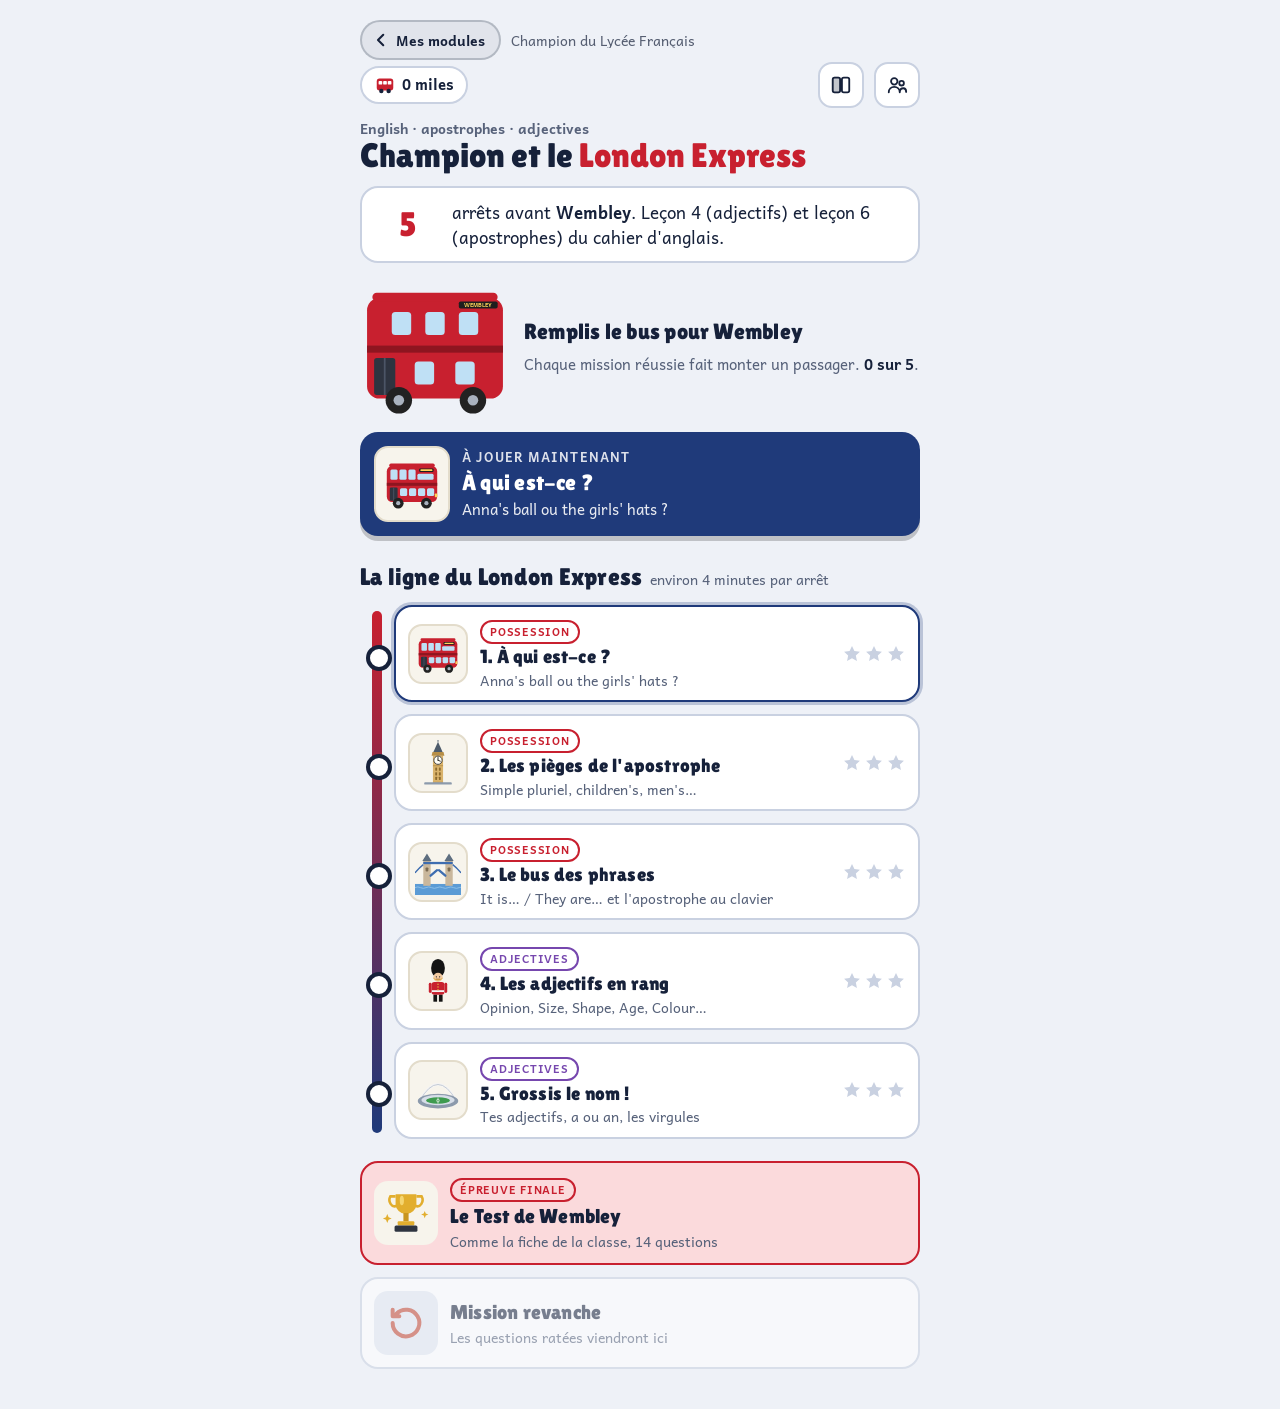
<file: modules/london-express/index.html>
<!doctype html>
<html lang="fr">
<head>
<meta charset="utf-8">
<meta name="viewport" content="width=device-width,initial-scale=1,viewport-fit=cover">
<title>London Express · Champion du Lycée Français</title>
<meta name="theme-color" content="#1F3A7A">
<meta name="apple-mobile-web-app-capable" content="yes">
<meta name="mobile-web-app-capable" content="yes">
<link rel="icon" href="../../favicon.svg" type="image/svg+xml">
<link rel="apple-touch-icon" href="../../icons/apple-touch-icon.png">
<link rel="manifest" href="../../manifest.webmanifest">
<link rel="preconnect" href="https://fonts.googleapis.com">
<link rel="stylesheet" href="https://fonts.googleapis.com/css2?family=Andika:wght@400;700&family=Lilita+One&display=swap">
<style>:root{color-scheme:light;box-sizing:border-box;padding-top:env(safe-area-inset-top,0px);padding-bottom:env(safe-area-inset-bottom,0px)}html{scroll-padding-top:env(safe-area-inset-top,0px);-webkit-text-size-adjust:100%;text-size-adjust:100%}body{margin:0;padding:0;font:14px -apple-system,BlinkMacSystemFont,sans-serif;background:#fff;color:#000}img{max-width:100%}[hidden]:not([hidden=until-found i]){display:none!important}</style>
<!-- Lien avec le site : prénom, retour aux cahiers, temps de jeu, hors ligne -->
<script src="../../assets/catalogue.js"></script>
<script src="../../assets/commun.js"></script>
<script src="../../assets/module-bridge.js" data-module="london-express"></script>
</head>
<body>
<script nomodule>window.onload=function(){document.body.innerHTML='<p style="font:18px sans-serif;margin:24px">Ce navigateur est trop ancien pour ce jeu. Ouvrez le site avec Edge, Chrome, Safari ou Firefox.</p>';};</script>
<style>
/* Mise en page : une colonne type application mobile ; la ligne du bus mène de la gare jusqu'au stade de Wembley. */
:root{
  --bg:#EEF1F7; --surface:#FFFFFF; --surface-2:#E2E7F1; --ink:#16213A; --muted:#57627A; --line:#C9D1E1;
  --main:#1F3A7A; --on-main:#FFFFFF; --red:#C8202F; --red-soft:#FBDADC; --gold:#D99A1E;
  --good:#1F8556; --good-soft:#DCF2E5; --bad:#C2432E; --bad-soft:#FADFD8;
  --plate:#F7F4EC; --plate-line:#E3DCCB;
  --s-pos:#C8202F; --s-adj:#7647AE;
  --f-display:"Lilita One","Arial Rounded MT Bold",system-ui,sans-serif;
  --f-body:"Andika","Trebuchet MS",system-ui,sans-serif;
  --r:18px;
}
@media (prefers-color-scheme: dark){
  :root:not([data-theme="light"]){
    --bg:#0F1424; --surface:#18203A; --surface-2:#222C4A; --ink:#EAF0FA; --muted:#A7B1C8; --line:#33405F;
    --main:#8FB1FF; --on-main:#0B1430; --red:#FF6B74; --red-soft:#42202A; --gold:#F2C25B;
    --good:#4DCB8C; --good-soft:#153A2B; --bad:#FF7D66; --bad-soft:#43221C;
    --plate:#F4EFE3; --plate-line:#CFC5AE;
    --s-pos:#FF8A92; --s-adj:#B795EE; color-scheme:dark;
  }
}
:root[data-theme="dark"]{
  --bg:#0F1424; --surface:#18203A; --surface-2:#222C4A; --ink:#EAF0FA; --muted:#A7B1C8; --line:#33405F;
  --main:#8FB1FF; --on-main:#0B1430; --red:#FF6B74; --red-soft:#42202A; --gold:#F2C25B;
  --good:#4DCB8C; --good-soft:#153A2B; --bad:#FF7D66; --bad-soft:#43221C;
  --plate:#F4EFE3; --plate-line:#CFC5AE;
  --s-pos:#FF8A92; --s-adj:#B795EE; color-scheme:dark;
}
*{box-sizing:border-box}
body{background:var(--bg);color:var(--ink);font-family:var(--f-body);font-size:17px;line-height:1.45;
  padding-left:max(16px,env(safe-area-inset-left,0px));padding-right:max(16px,env(safe-area-inset-right,0px));padding-block:12px 40px;
  -webkit-tap-highlight-color:transparent}
.app{max-width:560px;margin:0 auto}
h1,h2,h3{font-family:var(--f-display);font-weight:400;letter-spacing:.01em;text-wrap:balance;margin:0}
button{font:inherit;color:inherit;cursor:pointer}
button:focus-visible,label:focus-within{outline:3px solid var(--main);outline-offset:2px}
.muted{color:var(--muted)}
.row{display:flex;gap:10px;align-items:center}
.spacer{flex:1}
@media (prefers-reduced-motion: reduce){*{animation:none!important;transition:none!important}}

/* Boutons */
.btn{display:flex;align-items:center;justify-content:center;gap:10px;min-height:56px;padding:12px 20px;border-radius:16px;border:0;
  font-family:var(--f-display);font-size:20px;background:var(--main);color:var(--on-main);box-shadow:0 4px 0 rgba(0,0,0,.22);transition:transform .08s}
.btn:active{transform:translateY(3px);box-shadow:0 1px 0 rgba(0,0,0,.22)}
.btn.ghost{background:var(--surface);color:var(--ink);border:2px solid var(--line);box-shadow:none}
.btn.red{background:var(--red);color:#fff}
.btn:disabled{opacity:.45;cursor:default;transform:none}
.icon-btn{display:inline-flex;align-items:center;justify-content:center;width:46px;height:46px;border-radius:14px;border:2px solid var(--line);background:var(--surface);flex:none}
.icon-btn svg{width:22px;height:22px}
.chip{display:inline-flex;align-items:center;gap:6px;padding:6px 12px;border-radius:999px;background:var(--surface);border:2px solid var(--line);font-weight:700;font-size:15px;font-variant-numeric:tabular-nums}
.chip svg{width:22px;height:22px}
.subj{display:inline-block;font-size:11px;font-weight:700;letter-spacing:.07em;text-transform:uppercase;padding:2px 8px;border-radius:999px;border:2px solid currentColor}
.subj.pos{color:var(--s-pos)} .subj.adj{color:var(--s-adj)}

/* Accueil */
.top{display:flex;align-items:center;gap:10px;flex-wrap:wrap;margin-bottom:10px}
.hello{margin:6px 0 2px}
.hello .eyebrow{font-size:14px;color:var(--muted);font-weight:700}
.hello .who{font-family:var(--f-display);font-size:34px;line-height:1.05}
.hello .who span{color:var(--red)}
.countdown{display:flex;gap:12px;align-items:center;background:var(--surface);border:2px solid var(--line);border-radius:var(--r);padding:12px 14px;margin:12px 0}
.countdown .big{font-family:var(--f-display);font-size:34px;color:var(--red);font-variant-numeric:tabular-nums;min-width:64px;text-align:center;white-space:nowrap}
.garage{display:grid;grid-template-columns:150px 1fr;gap:14px;align-items:center;margin:8px 0 16px}
.garage svg{width:150px;height:auto}
.garage .pax-new{animation:drop .6s cubic-bezier(.3,1.5,.5,1) both}
@keyframes drop{from{transform:translateY(-40px);opacity:0}to{transform:none;opacity:1}}
.today{background:var(--main);color:var(--on-main);border-radius:var(--r);padding:14px;display:grid;grid-template-columns:76px 1fr;gap:12px;align-items:center;border:0;width:100%;text-align:left;box-shadow:0 5px 0 rgba(0,0,0,.2)}
.today .lab{font-size:13px;text-transform:uppercase;letter-spacing:.08em;opacity:.85;font-weight:700}
.today h3{font-size:22px}
.plate{background:var(--plate);border:2px solid var(--plate-line);border-radius:14px;display:flex;align-items:center;justify-content:center;overflow:hidden}
.plate svg{width:100%;height:100%;display:block}
.plate.sm{width:60px;height:60px;padding:5px}
.plate.md{width:76px;height:76px;padding:6px}
.plate.big{width:min(200px,60vw);aspect-ratio:1;padding:12px;margin:0 auto;max-width:100%}
.section-title{display:flex;align-items:baseline;gap:8px;margin:24px 0 10px;flex-wrap:wrap}
.section-title h2{font-size:24px}
.map{position:relative;display:grid;gap:12px;padding-left:34px}
.map::before{content:"";position:absolute;left:12px;top:6px;bottom:6px;width:10px;border-radius:6px;background:linear-gradient(var(--red),var(--main))}
.mission{position:relative;display:grid;grid-template-columns:60px 1fr auto;gap:12px;align-items:center;width:100%;text-align:left;
  background:var(--surface);border:2px solid var(--line);border-radius:var(--r);padding:10px 12px}
.mission::before{content:"";position:absolute;left:-30px;top:50%;width:18px;height:18px;margin-top:-9px;border-radius:50%;background:var(--surface);border:4px solid var(--ink)}
.mission.done::before{background:var(--red);border-color:var(--red)}
.mission h3{font-size:19px;line-height:1.15;margin:2px 0}
.mission .sub{font-size:14px;color:var(--muted)}
.mission.next{border-color:var(--main);box-shadow:0 0 0 3px color-mix(in srgb,var(--main) 25%,transparent)}
.stars{display:flex;gap:2px}
.stars svg{width:20px;height:20px}
.extra{display:grid;gap:12px;margin-top:22px}
.card-btn{display:grid;grid-template-columns:64px 1fr;gap:12px;align-items:center;text-align:left;width:100%;background:var(--surface);border:2px solid var(--line);border-radius:var(--r);padding:12px}
.card-btn h3{font-size:20px}
.card-btn .sub{font-size:14px;color:var(--muted)}
.card-btn.boss{background:var(--red-soft);border-color:var(--red)}
.ico{width:64px;height:64px;border-radius:14px;display:flex;align-items:center;justify-content:center;background:var(--surface-2)}
.ico svg{width:40px;height:40px}
.ico.art{background:var(--plate);padding:6px}
.ico.art svg{width:100%;height:100%}

/* Jeu */
.playbar{display:flex;align-items:center;gap:10px;margin-bottom:14px}
.dots{display:flex;gap:5px;flex:1;flex-wrap:wrap}
.dot{height:10px;flex:1;min-width:8px;border-radius:6px;background:var(--line)}
.dot.ok{background:var(--good)} .dot.ko{background:var(--bad)} .dot.cur{background:var(--main)}
.combo{font-family:var(--f-display);color:var(--red);font-size:18px;white-space:nowrap}
.combo.pop{animation:pop .4s cubic-bezier(.3,1.6,.5,1)}
.qhead{display:flex;align-items:center;gap:8px;margin-bottom:8px;flex-wrap:wrap}
.tag{font-size:12px;font-weight:700;text-transform:uppercase;letter-spacing:.08em;color:var(--muted)}
.prompt{font-family:var(--f-display);font-size:24px;line-height:1.25;margin:4px 0 12px;text-wrap:balance}
.ctx{font-family:var(--f-body);font-weight:700;font-size:25px;line-height:1.35;background:var(--plate);color:#22263A;border:2px solid var(--plate-line);border-radius:16px;padding:14px 16px;margin:10px 0 4px;text-wrap:pretty}
.ctx[lang="en"]{}
.ctx b{color:#B3202D}
.ctx .src{display:block;font-size:18px;font-weight:400;color:#6A6152;margin-bottom:6px}
.ctx .gap{display:inline-block;min-width:3.2em;border-bottom:3px solid #B3202D;color:#B3202D;text-align:center;line-height:1.1}
.ctx .gap.cur{background:#FFE3E5;border-radius:6px 6px 0 0;padding:0 6px;min-width:4em}
.ctx .gap.done{border-bottom-color:transparent;color:#1A6B45}
.ctx .fr{font-weight:400;font-style:italic;color:#6A6152}
.ctx mark{background:#FFE08A;color:#22263A;border-radius:5px;padding:0 3px}
.caret{display:inline-block;width:2px;height:1em;background:#B3202D;vertical-align:-2px;margin-left:1px;animation:blink 1s steps(1) infinite}
@keyframes blink{50%{opacity:0}}
.choices{display:grid;gap:10px}
.choices.two{grid-template-columns:1fr 1fr}
.choices.two .choice{justify-content:center;text-align:center;min-height:72px}
.choices.two.big .choice{font-size:30px}
.choice{min-height:58px;padding:12px 16px;border-radius:16px;border:2px solid var(--line);background:var(--surface);text-align:left;font-size:21px;font-weight:700;display:flex;align-items:center;gap:10px}
.choice:active{transform:scale(.99)}
.choice.ok{background:var(--good-soft);border-color:var(--good)}
.choice.ko{background:var(--bad-soft);border-color:var(--bad)}
.choice:disabled{cursor:default}
.hint-row{display:flex;gap:10px;margin-top:14px}
.hint{margin-top:12px;background:var(--red-soft);border:2px dashed var(--red);border-radius:14px;padding:12px 14px;font-size:17px}
.hint p{margin:4px 0}
.rule{display:grid;gap:6px;font-size:16px;margin-top:6px}
.rule div{display:grid;grid-template-columns:auto 1fr;gap:8px;align-items:baseline}
.rule b{color:var(--red);font-size:18px;white-space:nowrap}
.order{display:flex;flex-wrap:wrap;gap:6px;margin-top:6px}
.order span{display:inline-flex;flex-direction:column;align-items:center;padding:4px 8px;border-radius:10px;color:#fff;font-weight:700;font-size:15px;line-height:1.1}
.order span small{font-weight:400;font-size:11px;opacity:.9}

/* Flash */
.flashbar{height:10px;border-radius:6px;background:var(--surface-2);overflow:hidden;margin:10px 0}
.flashbar i{display:block;height:100%;background:var(--red);width:100%;transform-origin:left;animation:shrink linear forwards}
@keyframes shrink{to{transform:scaleX(0)}}
.flashword{font-size:36px;text-align:center;padding:22px 12px}
.eyehint{display:flex;align-items:center;gap:8px;justify-content:center;font-weight:700;color:var(--muted);font-size:15px}

/* Construction */
.build-out{min-height:72px;display:flex;align-items:center;justify-content:center;font-size:28px;font-weight:700;
  background:var(--plate);color:#22263A;border:2px solid var(--plate-line);border-radius:16px;margin:10px 0 12px;padding:8px 12px;text-align:center;line-height:1.25}
.build-out.empty{font-size:16px;color:#7A6E55;font-weight:400}
.tiles{display:flex;flex-wrap:wrap;gap:8px;justify-content:center;margin-bottom:12px}
.tile{min-width:52px;min-height:52px;padding:8px 14px;border-radius:12px;border:2px solid var(--line);background:var(--surface);font-weight:700;font-size:22px}
.tile:disabled{opacity:.22}
.tile.apo{min-width:64px;font-size:34px;line-height:1;background:var(--red-soft);border-color:var(--red)}

/* Clavier */
.kb{display:grid;gap:6px;user-select:none;-webkit-user-select:none;margin-top:10px}
.kb .r{display:grid;grid-template-columns:repeat(10,1fr);gap:5px}
.key{min-height:46px;border-radius:10px;background:var(--surface);box-shadow:0 2px 0 var(--line);font-size:20px;font-weight:700;padding:0;min-width:0;border:1px solid var(--line)}
.key:active{background:var(--surface-2);transform:translateY(1px)}
.key.apo{background:var(--red-soft);font-size:28px;border-color:var(--red)}
.key.shift.on{background:var(--main);color:var(--on-main)}
.key.w2{grid-column:span 2} .key.w5{grid-column:span 5}
.key.go{background:var(--main);color:var(--on-main);font-family:var(--f-display);font-size:19px;font-weight:400;border:0}
.key svg{width:22px;height:22px;vertical-align:middle}

/* Feuille de réponse */
.sheet{position:fixed;left:0;right:0;bottom:0;z-index:20;background:var(--surface);border-top:4px solid var(--good);border-radius:22px 22px 0 0;
  padding:16px max(16px,env(safe-area-inset-right,0px)) calc(18px + env(safe-area-inset-bottom,0px)) max(16px,env(safe-area-inset-left,0px));
  box-shadow:0 -10px 30px rgba(0,0,0,.18);animation:up .22s ease-out;max-height:80vh;overflow:auto}
.sheet.ko{border-top-color:var(--bad)}
.sheet .in{max-width:560px;margin:0 auto;display:grid;gap:10px}
.sheet h3{font-size:26px;color:var(--good)}
.sheet.ko h3{color:var(--bad)}
.sheet p{margin:0;font-size:17px}
.sheet .fix{font-size:24px;font-weight:700}
.sheet .fix mark{background:var(--bad-soft);color:var(--bad);border-bottom:3px solid var(--bad);border-radius:3px;padding:0 1px}
.sheet .yours{text-decoration:line-through;color:var(--muted);font-weight:700}
.gain{font-family:var(--f-display);color:var(--red);font-size:20px}
@keyframes up{from{transform:translateY(100%)}to{transform:none}}
.pad-bottom{height:260px}

/* Résultats, pause, album */
.center{text-align:center}
.bigstars{display:flex;justify-content:center;gap:8px;margin:12px 0}
.bigstars svg{width:62px;height:62px}
.bigstars svg.pop{animation:pop .5s cubic-bezier(.3,1.6,.5,1) both}
@keyframes pop{from{transform:scale(0)}to{transform:scale(1)}}
.result-card{background:var(--surface);border:2px solid var(--line);border-radius:var(--r);padding:16px;margin:14px 0;display:grid;gap:10px}
.unlocked{display:flex;gap:10px;flex-wrap:wrap;justify-content:center}
.unlocked .plate{animation:pop .5s .2s cubic-bezier(.3,1.6,.5,1) both}
.objlist{display:grid;gap:8px;text-align:left}
.objrow{display:grid;grid-template-columns:1fr auto;gap:8px;align-items:center;font-size:15px}
.ring{width:170px;height:170px;margin:10px auto;display:block}
.album{display:grid;grid-template-columns:repeat(2,minmax(0,1fr));gap:12px}
.acard{background:var(--surface);border:2px solid var(--line);border-radius:var(--r);padding:8px;text-align:left;display:grid;gap:6px;min-width:0}
.acard .plate{width:100%;aspect-ratio:1;padding:12px}
.acard.locked .plate svg{filter:grayscale(1) brightness(.2);opacity:.25}
.acard h3{font-size:16px;line-height:1.15}
.acard .when{font-size:13px;color:var(--muted)}
.modal{position:fixed;inset:0;z-index:30;background:rgba(10,14,30,.55);display:flex;align-items:flex-end;justify-content:center;
  padding:16px max(16px,env(safe-area-inset-right,0px)) calc(16px + env(safe-area-inset-bottom,0px)) max(16px,env(safe-area-inset-left,0px))}
.modal .box{background:var(--surface);border-radius:22px;padding:18px;max-width:520px;width:100%;display:grid;gap:12px;max-height:90vh;overflow:auto;animation:up .22s ease-out}
.modal .box b{color:var(--red)}

/* Parents */
.panel{background:var(--surface);border:2px solid var(--line);border-radius:var(--r);padding:14px;margin:12px 0}
.panel h3{font-size:20px;margin-bottom:8px}
.panel p{margin:8px 0;font-size:16px}
.obj{display:grid;gap:4px;padding:8px 0;border-bottom:1px solid var(--line)}
.obj:last-child{border-bottom:0}
.obj .top2{display:flex;gap:8px;align-items:center;justify-content:space-between;font-size:15px}
.bar{height:10px;border-radius:6px;background:var(--surface-2);overflow:hidden}
.bar i{display:block;height:100%;background:var(--good);border-radius:6px}
.pill{font-size:12px;font-weight:700;padding:3px 9px;border-radius:999px;white-space:nowrap}
.pill.a{background:var(--good-soft);color:var(--good)} .pill.b{background:var(--red-soft);color:var(--red)} .pill.c{background:var(--bad-soft);color:var(--bad)} .pill.n{background:var(--surface-2);color:var(--muted)}
.plan{display:grid;gap:6px}
.plan .d{display:grid;grid-template-columns:92px 1fr auto;gap:8px;align-items:center;padding:8px 10px;border-radius:12px;background:var(--surface-2);font-size:15px}
.plan .d.now{outline:3px solid var(--main)}
.plan .dt{font-weight:700;font-variant-numeric:tabular-nums}
.toggle{display:flex;justify-content:space-between;align-items:center;gap:12px;padding:8px 0;font-size:16px}
.toggle input[type=checkbox]{width:24px;height:24px;accent-color:var(--main)}
.toggle input[type=date]{font:inherit;font-size:16px;padding:8px 10px;border-radius:10px;border:2px solid var(--line);background:var(--surface);color:var(--ink);min-height:44px}
.confirm{display:grid;gap:8px;margin-top:10px;background:var(--bad-soft);border-radius:12px;padding:10px;font-size:15px}
</style>

<div class="app">
  <section id="home"></section>
  <section id="play" hidden></section>
  <section id="result" hidden></section>
  <section id="pause" hidden></section>
  <section id="album" hidden></section>
  <section id="parent" hidden></section>
</div>
<div id="sheet" class="sheet" hidden></div>
<div id="modal" hidden></div>

<script>
/* =========================================================
   London Express — anglais, CE2 (cahier d'anglais, leçons 4 et 6)
   Apostrophes for possession · Expanded noun phrases (adjectives)
   ========================================================= */
const $ = id => document.getElementById(id);
const shuffle = a => { a = a.slice(); for (let i = a.length - 1; i > 0; i--) { const j = Math.floor(Math.random() * (i + 1)); [a[i], a[j]] = [a[j], a[i]]; } return a; };
const one = a => a[Math.floor(Math.random() * a.length)];
const esc = s => String(s).replace(/[&<>"]/g, c => ({ "&": "&amp;", "<": "&lt;", ">": "&gt;", '"': "&quot;" })[c]);
const norm = s => String(s).replace(/[’`´‘]/g, "'").replace(/\s+/g, " ").replace(/\s*'\s*/g, "'").replace(/[.!]+$/, "").trim().toLowerCase();
const normNC = s => norm(String(s).replace(/,/g, " "));
const cap = s => s.charAt(0).toUpperCase() + s.slice(1);

/* ---------- Dessins ---------- */
const V = (inner, vb = "0 0 100 100") => `<svg viewBox="${vb}" xmlns="http://www.w3.org/2000/svg" aria-hidden="true">${inner}</svg>`;
const ART = {
  bus: V(`<rect x="8" y="20" width="84" height="60" rx="9" fill="#C8202F"/><rect x="8" y="48" width="84" height="5" fill="#8E1520"/>
    <rect x="12" y="16" width="76" height="6" rx="3" fill="#C8202F"/><rect x="62" y="24" width="24" height="6" rx="2" fill="#1E1E1E"/><rect x="64" y="25.5" width="20" height="3" rx="1" fill="#FFD25A"/>
    ${[14, 29, 44].map(x => `<rect x="${x}" y="26" width="12" height="17" rx="2.5" fill="#BFE0F5"/>`).join("")}<rect x="59" y="33" width="27" height="10" rx="2.5" fill="#BFE0F5"/>
    ${[30, 45, 60].map(x => `<rect x="${x}" y="57" width="12" height="13" rx="2.5" fill="#BFE0F5"/>`).join("")}<rect x="75" y="57" width="12" height="13" rx="2.5" fill="#BFE0F5"/>
    <rect x="13" y="56" width="13" height="22" rx="2" fill="#2E3440"/><path d="M19.5 56 V78" stroke="#4C5566" stroke-width="1.5"/>
    <circle cx="27" cy="82" r="9" fill="#222"/><circle cx="27" cy="82" r="3.5" fill="#A9B2BF"/><circle cx="74" cy="82" r="9" fill="#222"/><circle cx="74" cy="82" r="3.5" fill="#A9B2BF"/>
    <rect x="88" y="66" width="4" height="6" rx="1" fill="#FFD25A"/>`),
  bigben: V(`<rect x="39" y="34" width="22" height="58" fill="#D9B26A"/><path d="M36 34 h28 l-2 -8 h-24z" fill="#B78E46"/>
    <path d="M40 26 L50 4 L60 26z" fill="#4D5B6B"/><path d="M50 4 V0" stroke="#4D5B6B" stroke-width="2"/>
    <circle cx="50" cy="44" r="9" fill="#FFFDF4" stroke="#3A3A3A" stroke-width="2"/><path d="M50 44 V38 M50 44 L55 46" stroke="#222" stroke-width="2" stroke-linecap="round"/>
    ${[60, 70, 80].map(y => `<rect x="44" y="${y}" width="4" height="7" rx="1" fill="#8C6A2E"/><rect x="52" y="${y}" width="4" height="7" rx="1" fill="#8C6A2E"/>`).join("")}
    <path d="M39 56 h22 M39 92 h22" stroke="#B78E46" stroke-width="2"/><rect x="20" y="92" width="60" height="5" rx="2" fill="#8C9AAC"/>`),
  phonebox: V(`<rect x="31" y="10" width="38" height="8" rx="4" fill="#A3192A"/><rect x="33" y="16" width="34" height="78" rx="3" fill="#C8202F"/>
    <rect x="36" y="20" width="28" height="6" rx="1" fill="#F4F4F4"/><path d="M40 23 h20" stroke="#222" stroke-width="1.6"/>
    <rect x="37" y="31" width="26" height="46" rx="1" fill="#BFE0F5"/>${[39, 47, 55, 63, 71].map(y => `<path d="M37 ${y} h26" stroke="#C8202F" stroke-width="2"/>`).join("")}
    <path d="M45.7 31 V77 M54.3 31 V77" stroke="#C8202F" stroke-width="2"/><rect x="58" y="80" width="3" height="8" rx="1" fill="#7E1220"/><rect x="29" y="92" width="42" height="5" rx="2" fill="#8C9AAC"/>`),
  towerbridge: V(`<rect x="0" y="76" width="100" height="24" fill="#5B9BD5"/><path d="M0 84 q6 -3 12 0 t12 0 t12 0 t12 0 t12 0 t12 0 t12 0 t12 0 t12 0" stroke="#8EC1EA" stroke-width="2" fill="none"/>
    <rect x="18" y="26" width="16" height="54" fill="#C9B79C"/><rect x="66" y="26" width="16" height="54" fill="#C9B79C"/>
    <path d="M16 26 L26 10 L36 26z M64 26 L74 10 L84 26z" fill="#5E6E80"/><rect x="18" y="28" width="64" height="5" fill="#3E6DB0"/>
    <path d="M34 58 L48 46 M66 58 L52 46" stroke="#3E6DB0" stroke-width="5" stroke-linecap="round"/><path d="M0 52 Q10 40 18 34 M82 34 Q90 40 100 52" stroke="#3E6DB0" stroke-width="3" fill="none"/>
    <rect x="23" y="40" width="6" height="9" rx="2" fill="#7A6A52"/><rect x="71" y="40" width="6" height="9" rx="2" fill="#7A6A52"/>`),
  londoneye: V(`<rect x="0" y="82" width="100" height="18" fill="#5B9BD5"/><circle cx="50" cy="44" r="34" fill="none" stroke="#9AA6B8" stroke-width="3"/>
    ${Array.from({ length: 12 }, (_, i) => { const a = i * Math.PI / 6, x = 50 + 34 * Math.cos(a), y = 44 + 34 * Math.sin(a); return `<path d="M50 44 L${x.toFixed(1)} ${y.toFixed(1)}" stroke="#C3CBD8" stroke-width="1.2"/><ellipse cx="${x.toFixed(1)}" cy="${(y + 2).toFixed(1)}" rx="4.5" ry="3.2" fill="#E8F2FA" stroke="#5E6E80" stroke-width="1.2"/>`; }).join("")}
    <circle cx="50" cy="44" r="4" fill="#5E6E80"/><path d="M50 44 L36 86 M50 44 L64 86" stroke="#5E6E80" stroke-width="3"/>`),
  cab: V(`<path d="M10 70 C10 60 16 56 24 55 L32 40 C34 36 38 34 44 34 H62 C68 34 72 37 74 41 L80 55 C88 56 92 60 92 70 V76 H10Z" fill="#1E2229"/>
    <path d="M36 54 L41 42 H53 V54Z M57 42 H63 C66 42 68 44 69 46 L73 54 H57Z" fill="#BFE0F5"/><rect x="45" y="28" width="12" height="6" rx="2" fill="#FFD25A"/>
    <rect x="12" y="62" width="6" height="4" rx="1" fill="#FFE9A8"/><rect x="85" y="62" width="5" height="4" rx="1" fill="#E5484D"/>
    <circle cx="28" cy="77" r="9" fill="#111"/><circle cx="28" cy="77" r="3.5" fill="#A9B2BF"/><circle cx="74" cy="77" r="9" fill="#111"/><circle cx="74" cy="77" r="3.5" fill="#A9B2BF"/>`),
  guard: V(`<ellipse cx="50" cy="22" rx="15" ry="20" fill="#141414"/><circle cx="50" cy="42" r="10" fill="#F2C9A0"/>
    <circle cx="46.5" cy="41" r="1.5" fill="#222"/><circle cx="53.5" cy="41" r="1.5" fill="#222"/><path d="M46 46 h8" stroke="#8A4B2A" stroke-width="1.6" stroke-linecap="round"/><path d="M40 44 Q50 52 60 44" stroke="#D9A82E" stroke-width="1.6" fill="none"/>
    <rect x="36" y="52" width="28" height="28" rx="6" fill="#C8202F"/><rect x="36" y="70" width="28" height="4" fill="#F4F4F4"/>
    ${[57, 63, 69].map(y => `<circle cx="50" cy="${y}" r="1.6" fill="#E2B33A"/>`).join("")}<rect x="40" y="80" width="8" height="15" fill="#141414"/><rect x="52" y="80" width="8" height="15" fill="#141414"/>
    <rect x="30" y="54" width="6" height="22" rx="3" fill="#C8202F"/><rect x="64" y="54" width="6" height="22" rx="3" fill="#C8202F"/>`),
  teapot: V(`<ellipse cx="44" cy="58" rx="26" ry="22" fill="#2F6FB5"/><path d="M68 52 C80 46 84 38 88 34 L90 38 C86 44 82 56 70 64Z" fill="#2F6FB5"/>
    <path d="M20 48 C8 48 8 70 22 68" stroke="#2F6FB5" stroke-width="6" fill="none"/><ellipse cx="44" cy="37" rx="14" ry="5" fill="#245A94"/><circle cx="44" cy="31" r="4" fill="#245A94"/>
    <path d="M26 56 q18 8 36 0" stroke="#FFFFFF" stroke-width="3" fill="none" opacity=".8"/><ellipse cx="44" cy="80" rx="26" ry="4" fill="#C3CBD8"/>
    <path d="M70 76 h20 v6 q0 8 -10 8 q-10 0 -10 -8z" fill="#FFFFFF" stroke="#2F6FB5" stroke-width="2"/>`),
  wembley: V(`<path d="M10 74 Q50 2 90 74" stroke="#F4F4F4" stroke-width="6" fill="none"/><path d="M10 74 Q50 2 90 74" stroke="#AEB8C6" stroke-width="1.5" fill="none"/>
    <ellipse cx="50" cy="74" rx="44" ry="16" fill="#8C9AAC"/><ellipse cx="50" cy="72" rx="36" ry="11" fill="#D7DEE8"/><ellipse cx="50" cy="73" rx="26" ry="7" fill="#3E9B4F"/>
    <path d="M50 66 V80" stroke="#fff" stroke-width="1.2"/><circle cx="50" cy="73" r="3" fill="none" stroke="#fff" stroke-width="1.2"/>`),
  trophy: V(`<path d="M30 14 h40 v18 a20 20 0 0 1 -40 0z" fill="#E2AE2E"/><path d="M30 18 h-10 a10 12 0 0 0 12 18 M70 18 h10 a10 12 0 0 1 -12 18" stroke="#E2AE2E" stroke-width="5" fill="none"/>
    <rect x="45" y="50" width="10" height="16" fill="#C9951F"/><rect x="34" y="66" width="32" height="8" rx="2" fill="#E2AE2E"/><rect x="28" y="74" width="44" height="12" rx="3" fill="#2E3440"/>
    <ellipse cx="42" cy="26" rx="4" ry="9" fill="#F7D978" opacity=".9"/>
    <g fill="#E2AE2E"><path d="M14 52 l2.5 6 6 2.5 -6 2.5 -2.5 6 -2.5 -6 -6 -2.5 6 -2.5z"/><path d="M86 46 l2 5 5 2 -5 2 -2 5 -2 -5 -5 -2 5 -2z"/></g>`)
};
const art = k => ART[k] || "";

/* ---------- Icônes ---------- */
const IC = {
  mile: `<svg viewBox="0 0 24 24"><rect x="3" y="5" width="18" height="13" rx="3" fill="var(--red)"/><rect x="5" y="7.5" width="4" height="4" rx="1" fill="#fff"/><rect x="10" y="7.5" width="4" height="4" rx="1" fill="#fff"/><rect x="15" y="7.5" width="4" height="4" rx="1" fill="#fff"/><circle cx="8" cy="18.5" r="2.4" fill="var(--ink)"/><circle cx="16" cy="18.5" r="2.4" fill="var(--ink)"/></svg>`,
  star: on => `<svg viewBox="0 0 24 24"><path d="M12 2.5l2.9 6 6.6.8-4.9 4.6 1.3 6.5L12 17.2 6.1 20.4l1.3-6.5L2.5 9.3l6.6-.8z" fill="${on ? "var(--gold)" : "var(--line)"}"/></svg>`,
  speak: `<svg viewBox="0 0 24 24" fill="none" stroke="currentColor" stroke-width="2.2" stroke-linecap="round" stroke-linejoin="round"><path d="M4 9v6h4l5 4V5L8 9z" fill="currentColor"/><path d="M16.5 8.5a5 5 0 0 1 0 7M19 6a8.5 8.5 0 0 1 0 12"/></svg>`,
  close: `<svg viewBox="0 0 24 24" fill="none" stroke="currentColor" stroke-width="2.6" stroke-linecap="round"><path d="M6 6l12 12M18 6L6 18"/></svg>`,
  bulb: `<svg viewBox="0 0 24 24" fill="none" stroke="currentColor" stroke-width="2.2" stroke-linecap="round"><path d="M9 18h6M10 21h4M12 3a6 6 0 0 0-3.5 10.9V16h7v-2.1A6 6 0 0 0 12 3z"/></svg>`,
  eye: `<svg viewBox="0 0 24 24" fill="none" stroke="currentColor" stroke-width="2.2"><path d="M2 12s3.5-7 10-7 10 7 10 7-3.5 7-10 7S2 12 2 12z"/><circle cx="12" cy="12" r="3" fill="currentColor"/></svg>`,
  back: `<svg viewBox="0 0 24 24" fill="none" stroke="currentColor" stroke-width="2.6" stroke-linecap="round" stroke-linejoin="round"><path d="M15 5l-7 7 7 7"/></svg>`,
  del: `<svg viewBox="0 0 24 24" fill="none" stroke="currentColor" stroke-width="2.2" stroke-linejoin="round" stroke-linecap="round"><path d="M21 5H9l-6 7 6 7h12z"/><path d="M12 9l6 6M18 9l-6 6"/></svg>`,
  shift: `<svg viewBox="0 0 24 24" fill="none" stroke="currentColor" stroke-width="2.2" stroke-linejoin="round"><path d="M12 3l8 9h-4.5v8h-7v-8H4z"/></svg>`,
  retry: `<svg viewBox="0 0 24 24" fill="none" stroke="currentColor" stroke-width="2.4" stroke-linecap="round" stroke-linejoin="round"><path d="M4 12a8 8 0 1 0 2.3-5.6M4 4v4h4"/></svg>`,
  album: `<svg viewBox="0 0 24 24" fill="none" stroke="currentColor" stroke-width="2" stroke-linejoin="round"><rect x="3" y="4" width="8" height="16" rx="2" fill="currentColor" opacity=".25"/><rect x="3" y="4" width="8" height="16" rx="2"/><rect x="13" y="4" width="8" height="16" rx="2"/></svg>`,
  parent: `<svg viewBox="0 0 24 24" fill="none" stroke="currentColor" stroke-width="2" stroke-linecap="round"><circle cx="9" cy="8" r="3.5"/><circle cx="17" cy="10" r="2.5"/><path d="M3 20c0-3.5 2.7-6 6-6s6 2.5 6 6M15 20c0-2.5 1.2-4.5 4-4.5s3 1.5 3 4"/></svg>`
};
const icon = (svg, w = 22) => svg.replace("<svg", `<svg width="${w}" height="${w}"`);

/* ---------- Objectifs ---------- */
const OBJ = {
  P1: "Un seul possesseur : 's (Anna's ball)",
  P2: "Plusieurs possesseurs en -s : ' seule (the girls' hats)",
  P3: "Pluriels irréguliers : 's (the children's keys)",
  P4: "Écrire la phrase : It is… / They are…",
  P5: "Distinguer pluriel et possession (dogs / dog's)",
  N1: "Ranger les adjectifs : opinion, size, shape, age, colour, origin, material, purpose",
  N2: "Enrichir un nom : choix des adjectifs, virgules, a / an"
};
const SUBJ = { pos: "Possession", adj: "Adjectives" };

/* ---------- Les règles (indices) ---------- */
const RULE_POSS = `<div class="rule">
  <div><b>Anna's</b><span>un seul propriétaire → <b>'s</b></span></div>
  <div><b>the girls'</b><span>plusieurs, le mot finit déjà par s → <b>'</b> seule</span></div>
  <div><b>the children's</b><span>plusieurs, mais pas de s à la fin → <b>'s</b></span></div></div>`;
const FAM = [["Opinion", "avis", "#C8202F"], ["Size", "taille", "#D9731E"], ["Shape", "forme", "#B58A00"], ["Age", "âge", "#3E8E41"], ["Colour", "couleur", "#1F7FA8"], ["Origin", "origine", "#2F4FB5"], ["Material", "matière", "#7647AE"], ["Purpose", "usage", "#A23D86"]];
const RULE_ORDER = `<p>L'ordre des adjectifs, de gauche à droite :</p><div class="order">${FAM.map(([e, f, c], i) => `<span style="background:${c}">${i + 1}. ${e}<small>${f}</small></span>`).join("")}</div>`;

/* ---------- Possession : les phrases ---------- */
/* [propriétaire, déterminant, type (s = un seul, p = pluriel en -s, i = pluriel irrégulier), objet, objet au pluriel ?] */
const ITEMS = [
  ["Anna", "", "s", "ball", false], ["Ben", "", "s", "book", false], ["Clara", "", "s", "cat", false], ["David", "", "s", "dog", false],
  ["Emma", "", "s", "clothes", true], ["Frank", "", "s", "toys", true],
  ["girls", "the ", "p", "hats", true], ["boys", "the ", "p", "pens", true], ["men", "the ", "i", "cups", true], ["children", "the ", "i", "keys", true],
  ["rabbits", "the ", "p", "tails", true], ["elephants", "the ", "p", "ears", true],
  ["Harry", "", "s", "kite", false], ["Lucy", "", "s", "pencils", true], ["Sam", "", "s", "football", false], ["Mia", "", "s", "trainers", true],
  ["brother", "my ", "s", "bike", false], ["sister", "my ", "s", "bag", false], ["teacher", "the ", "s", "desk", false], ["goalkeeper", "the ", "s", "gloves", true],
  ["coach", "the ", "s", "whistle", false], ["dog", "the ", "s", "bone", false], ["cat", "the ", "s", "bowl", false],
  ["players", "the ", "p", "boots", true], ["birds", "the ", "p", "nests", true], ["twins", "the ", "p", "bikes", true], ["fans", "the ", "p", "scarves", true],
  ["dogs", "the ", "p", "bones", true], ["girls", "the ", "p", "ball", false],
  ["women", "the ", "i", "bags", true], ["people", "the ", "i", "coats", true], ["mice", "the ", "i", "cheese", false], ["geese", "the ", "i", "eggs", true],
  ["children", "the ", "i", "football", false], ["men", "the ", "i", "hats", true]
];
const poss = (o, k) => k === "p" ? o + "'" : o + "'s";
const pron = pl => pl ? "They are" : "It is";
const sentence = ([o, det, , obj, pl]) => `The ${obj} ${pl ? "belong" : "belongs"} to ${det}${o}.`;
const answerOf = ([o, det, k, obj, pl]) => `${pron(pl)} ${det}${poss(o, k)} ${obj}`;
const objOf = k => ({ s: "P1", p: "P2", i: "P3" })[k];
function why([o, det, k]) {
  if (k === "s") return `Un seul propriétaire (<b>${det}${o}</b>) : on ajoute <b>'s</b> → ${det}<b>${o}'s</b>.`;
  if (k === "p") return `Plusieurs propriétaires, et <b>${o}</b> finit déjà par s : on ajoute seulement <b>'</b> → the <b>${o}'</b>.`;
  return `<b>${o}</b> est un pluriel qui ne finit pas par s : on ajoute <b>'s</b>, comme pour un seul → the <b>${o}'s</b>.`;
}
const whyPron = pl => pl ? "Plusieurs choses → <b>They are</b>." : "Une seule chose → <b>It is</b>.";
const sing = o => o.replace(/s$/, "");
const gap = (s, inner = "……") => s.replace("{_}", `<span class="gap">${inner}</span>`);
const fill = (s, w) => s.replace("{_}", w);
function mcq(o) { return Object.assign({ type: "mcq" }, o); }
const FR = t => ["fr", t], EN = t => ["en", t];

/* Mission 1 : un seul propriétaire */
const FRB = [["le ballon de mon frère", "brother", "my ", "ball"], ["le livre de Ben", "Ben", "", "book"], ["le chat de Clara", "Clara", "", "cat"],
  ["le sifflet de l'entraîneur", "coach", "the ", "whistle"], ["les gants du gardien", "goalkeeper", "the ", "gloves"], ["le vélo de ma sœur", "sister", "my ", "bike"],
  ["l'os du chien", "dog", "the ", "bone"], ["la queue du chat", "cat", "the ", "tail"], ["le cerf-volant de Harry", "Harry", "", "kite"], ["le bureau de la maîtresse", "teacher", "the ", "desk"]];
function genM1() {
  const a = ITEMS.filter(it => it[2] === "s").map(it => {
    const [o, det, , obj, pl] = it; const right = `${det}${o}'s ${obj}`;
    const opts = shuffle([right, `${det}${o}s ${obj}`, `${det}${o}s' ${obj}`, `the ${obj} of ${det}${o}`]);
    return mcq({ obj: "P1", prompt: "Quelle est la bonne réponse ?", ctx: `<span class="src">${sentence(it)}</span>${pron(pl)} <span class="gap">……</span>`, choices: opts, answer: opts.indexOf(right), correct: right,
      hintHtml: RULE_POSS, explain: why(it) + ` En anglais, on ne dit pas « the ${obj} of ${det}${o} ».`, say: [FR("Quelle est la bonne réponse ?"), EN(sentence(it))], sayAns: `${pron(pl)} ${right}.` });
  });
  const b = FRB.map(([fr, o, det, obj]) => {
    const right = `${det}${o}'s ${obj}`;
    const opts = shuffle([right, `the ${obj} of ${det}${o}`, `${det}${o}s ${obj}`, `${det}${o} ${obj}`]);
    return mcq({ obj: "P1", prompt: "Comment dit-on en anglais ?", ctx: `<span class="fr">${fr}</span>`, choices: opts, answer: opts.indexOf(right), correct: right, hintHtml: RULE_POSS,
      explain: `En anglais, le propriétaire vient <b>avant</b> l'objet, avec <b>'s</b> : <b>${right}</b>. « the ${obj} of ${det}${o} » est une traduction mot à mot du français.`, say: [FR("Comment dit-on en anglais : " + fr + " ?")], sayAns: right });
  });
  return [a, b];
}

/* Mission 2 : un ou plusieurs propriétaires ? */
const NOUNS2 = [["girl", "hats", "fille", "filles"], ["boy", "pens", "garçon", "garçons"], ["dog", "bones", "chien", "chiens"], ["cat", "toys", "chat", "chats"],
  ["player", "boots", "joueur", "joueurs"], ["bird", "nests", "oiseau", "oiseaux"], ["rabbit", "carrots", "lapin", "lapins"], ["teacher", "books", "maîtresse", "maîtresses"], ["elephant", "ears", "éléphant", "éléphants"]];
function genM2() {
  const a = NOUNS2.map(([s, obj, f1, fp]) => {
    const plural = Math.random() < .5; const w = plural ? s + "s'" : s + "'s";
    const opts = [`1 ${f1}`, `plusieurs ${fp}`];
    return mcq({ obj: "P2", two: true, prompt: `Combien de ${fp} ?`, ctx: `the <b>${w}</b> ${obj}`, choices: opts, answer: plural ? 1 : 0, correct: opts[plural ? 1 : 0], hintHtml: RULE_POSS,
      explain: plural ? `<b>${s}s'</b> : le mot est déjà au pluriel (${s}s) et l'apostrophe vient <b>après</b> le s → plusieurs ${fp}.` : `<b>${s}'s</b> : l'apostrophe vient <b>avant</b> le s → un seul ${f1}.`,
      say: [FR(`Combien de ${fp} ?`), EN(`the ${w} ${obj}`)], sayAns: `the ${w} ${obj}` });
  });
  const b = ITEMS.filter(it => it[1] && (it[2] === "p" || it[2] === "s")).map(it => {
    const [o, det, k, obj] = it;
    const right = `${det}${poss(o, k)} ${obj}`;
    const wrong = k === "p" ? [`${det}${sing(o)}'s ${obj}`, `${det}${o}'s ${obj}`] : [`${det}${o}s' ${obj}`, `${det}${o}s ${obj}`];
    const opts = shuffle([right, ...wrong]);
    return mcq({ obj: objOf(k), prompt: "Choisis la bonne écriture", ctx: sentence(it), choices: opts, answer: opts.indexOf(right), correct: right, hintHtml: RULE_POSS, explain: why(it),
      say: [FR("Choisis la bonne écriture."), EN(sentence(it))], sayAns: right });
  });
  return [a, b];
}

/* Mission 3 : apostrophe ou pas ? */
const P5 = [
  ["The {_} are playing in the park.", "dogs", "dog", "Les chiens jouent : ils ne possèdent rien dans la phrase. Simple pluriel → <b>dogs</b>, sans apostrophe."],
  ["My {_} bike is red.", "sister's", "sister", "Le vélo est à ma sœur (une seule) → <b>sister's</b>."],
  ["I have got three {_}.", "brothers", "brother", "Trois frères, qui ne possèdent rien ici → <b>brothers</b>, sans apostrophe."],
  ["The {_} nests are in the tree.", "birds'", "bird", "Les nids sont aux oiseaux (plusieurs) → <b>birds'</b>."],
  ["The {_} tail is very long.", "cat's", "cat", "La queue est au chat (un seul) → <b>cat's</b>."],
  ["The {_} score lots of goals.", "players", "player", "Les joueurs marquent : pas de possession → <b>players</b>."],
  ["The {_} boots are muddy.", "players'", "player", "Les crampons sont aux joueurs (plusieurs) → <b>players'</b>."],
  ["Carlo's new {_} are white.", "trainers", "trainer", "Les baskets ne possèdent rien → <b>trainers</b>."],
  ["The {_} desk is very tidy.", "teacher's", "teacher", "Le bureau est à la maîtresse (une seule) → <b>teacher's</b>."],
  ["Five {_} are sitting on the wall.", "cats", "cat", "Cinq chats, qui ne possèdent rien → <b>cats</b>."],
  ["The {_} ears are very big.", "elephants'", "elephant", "Les oreilles sont aux éléphants (plusieurs) → <b>elephants'</b>."],
  ["We eat {_} at lunch.", "apples", "apple", "Des pommes, rien à posséder → <b>apples</b>."]
];
const TF = [["The dog's are barking.", false, "The dogs are barking.", "Les chiens aboient : simple pluriel, <b>pas d'apostrophe</b>."],
  ["I love banana's.", false, "I love bananas.", "Des bananes : simple pluriel, <b>pas d'apostrophe</b>."],
  ["The boy's bike is new.", true, "", "Le vélo est au garçon : <b>boy's</b> est juste."],
  ["My friend's are coming.", false, "My friends are coming.", "Mes amis arrivent : simple pluriel → <b>friends</b>."],
  ["The girls' hats are pink.", true, "", "Les chapeaux sont aux filles (plusieurs) : <b>girls'</b> est juste."],
  ["The cats are sleeping.", true, "", "Les chats dorment : simple pluriel, sans apostrophe. C'est juste."],
  ["Tom's ball is red.", true, "", "Le ballon est à Tom : <b>Tom's</b> est juste."],
  ["The teacher's are in the playground.", false, "The teachers are in the playground.", "Les maîtresses sont dans la cour : simple pluriel → <b>teachers</b>."]];
function genM3() {
  const a = P5.map(([s, ans, base, ex]) => {
    const opts = [base + "s", base + "'s", base + "s'"];
    return mcq({ obj: "P5", prompt: "Quel mot va dans le trou ?", ctx: gap(s), choices: opts, answer: opts.indexOf(ans), correct: ans,
      hintHtml: `<p>Pose-toi la question : <b>est-ce que quelque chose leur appartient ?</b></p><p>Non → simple pluriel, <b>pas d'apostrophe</b> (dogs).</p>` + RULE_POSS,
      explain: ex, say: [FR("Quel mot va dans le trou ?"), EN(fill(s, ans))], sayAns: fill(s, ans) });
  });
  const b = TF.map(([s, ok, fix, ex]) => {
    const opts = ["C'est juste", "Il y a une erreur"];
    return mcq({ obj: "P5", two: true, prompt: "L'apostrophe est-elle bien utilisée ?", ctx: s, choices: opts, answer: ok ? 0 : 1, correct: ok ? s : fix,
      hintHtml: `<p>L'apostrophe sert seulement quand quelque chose <b>appartient</b> à quelqu'un. Pour un simple pluriel, jamais d'apostrophe.</p>`,
      explain: ex + (ok ? "" : ` On écrit : <b>${fix}</b>`), say: [FR("L'apostrophe est-elle bien utilisée ?"), EN(s)], sayAns: ok ? s : fix });
  });
  return [a, b];
}

/* Mission 4 : les pluriels irréguliers */
const PLUR = [["man", "men", "un homme", ["mans", "mens"]], ["woman", "women", "une femme", ["womans", "womens"]], ["child", "children", "un enfant", ["childs", "childrens"]],
  ["mouse", "mice", "une souris", ["mouses", "mices"]], ["goose", "geese", "une oie", ["gooses", "geeses"]], ["foot", "feet", "un pied", ["foots", "feets"]], ["tooth", "teeth", "une dent", ["tooths", "teeths"]]];
function genM4() {
  const a = ITEMS.filter(it => it[2] === "i").map(it => {
    const [o, det, , obj] = it; const right = `the ${o}'s ${obj}`;
    const opts = shuffle([right, `the ${o}s' ${obj}`, `the ${o}s ${obj}`, `the ${o}' ${obj}`]);
    return mcq({ obj: "P3", prompt: "Quelle est la bonne réponse ?", ctx: sentence(it), choices: opts, answer: opts.indexOf(right), correct: right, hintHtml: RULE_POSS, explain: why(it),
      say: [FR("Quelle est la bonne réponse ?"), EN(sentence(it))], sayAns: right });
  });
  const owners = [["children", "toys"], ["girls", "toys"], ["men", "cups"], ["boys", "pens"], ["women", "bags"], ["players", "boots"], ["mice", "cheese"], ["dogs", "bones"], ["people", "coats"], ["rabbits", "carrots"]];
  const b = owners.map(([o, obj]) => {
    const irr = !/s$/.test(o); const ans = irr ? "'s" : "'";
    return mcq({ obj: irr ? "P3" : "P2", two: true, big: true, prompt: "'s ou ' seule ?", ctx: `the <b>${o}<span class="gap">?</span></b> ${obj}`, choices: ["'s", "'"], answer: irr ? 0 : 1, correct: `the ${o}${ans} ${obj}`,
      hintHtml: `<p>Regarde la <b>dernière lettre</b> du propriétaire : finit-il par s ?</p>` + RULE_POSS,
      explain: irr ? `<b>${o}</b> ne finit pas par s (pluriel spécial) → on ajoute <b>'s</b> : the ${o}'s ${obj}.` : `<b>${o}</b> finit déjà par s → on ajoute seulement <b>'</b> : the ${o}' ${obj}.`,
      say: [FR("Apostrophe s, ou apostrophe seule ?"), EN(`the ${o} ${obj}`)], sayAns: `the ${o}${ans} ${obj}` });
  });
  const c = PLUR.map(([s, p, fr, wrong]) => {
    const opts = shuffle([p, ...wrong]);
    return mcq({ obj: "P3", prompt: "Quel est le pluriel ?", ctx: `one <b>${s}</b> <span class="fr">(${fr})</span> → two <span class="gap">?</span>`, choices: opts, answer: opts.indexOf(p), correct: p,
      explain: `one ${s} → two <b>${p}</b>. C'est un pluriel spécial, sans s. Pour la possession : the <b>${p}'s</b> …`, say: [FR("Quel est le pluriel ?"), EN(`one ${s}`)], sayAns: `two ${p}` });
  });
  return [a, b, c];
}

/* Mission 5 : construire la phrase */
const smartJoin = arr => arr.reduce((s, t) => s ? (t.startsWith("'") ? s + t : s + " " + t) : t, "");
function genM5() {
  const a = ITEMS.map(it => {
    const [o, det, k, obj, pl] = it;
    const tiles = [pron(pl)].concat(det ? [det.trim()] : [], [o, k === "p" ? "'" : "'s", obj]);
    const extra = [pron(!pl), k === "p" ? "'s" : "'"];
    return { type: "build", obj: "P4", prompt: "Construis la phrase réponse", ctx: sentence(it), word: answerOf(it), tiles: shuffle(tiles.concat(extra)), hintHtml: `<p>${whyPron(pl)}</p>` + RULE_POSS,
      explain: whyPron(pl) + " " + why(it), say: [FR("Construis la phrase réponse."), EN(sentence(it))], sayAns: answerOf(it) + ".", correct: answerOf(it) + "." };
  });
  const b = shuffle(ITEMS).slice(0, 12).map(it => {
    const [o, det, k, obj, pl] = it;
    const rest = `${det}${poss(o, k)} ${obj}.`;
    return mcq({ obj: "P4", two: true, prompt: "It is ou They are ?", ctx: `<span class="gap">?</span> ${rest}`, choices: ["It is", "They are"], answer: pl ? 1 : 0, correct: `${pron(pl)} ${rest}`,
      hintHtml: `<p>Ce n'est pas le propriétaire qui compte, c'est <b>l'objet</b> : <b>${obj}</b>. Une seule chose → It is. Plusieurs → They are.</p>`,
      explain: `<b>${obj}</b> : ${pl ? "plusieurs choses" : "une seule chose"} → <b>${pron(pl)}</b>.${obj === "clothes" ? " clothes (les vêtements) est toujours au pluriel." : ""}${!pl && k !== "s" ? " Même s'il y a plusieurs propriétaires, il n'y a qu'un objet." : ""}`,
      say: [FR("It is, ou They are ?"), EN(rest)], sayAns: `${pron(pl)} ${rest}` });
  });
  return [a, b];
}

/* Mission 6 : écrire l'apostrophe au clavier */
function genM6() {
  const a = ITEMS.map(it => {
    const [o, det, k, obj, pl] = it;
    return { type: "type", obj: objOf(k), prompt: "Écris le propriétaire avec son apostrophe", ctx: `<span class="src">${sentence(it)}</span>${pron(pl)} ${det}{_} ${obj}.`, answer: poss(o, k),
      hintHtml: RULE_POSS, explain: why(it), say: [FR("Écris le propriétaire avec son apostrophe."), EN(sentence(it))], sayAns: answerOf(it) + ".", correct: poss(o, k) };
  });
  const b = ITEMS.filter(it => it[2] !== "s" || it[1]).map(it => {
    const [o, det, k, obj] = it; const full = `${det}${poss(o, k)} ${obj}`;
    return { type: "type", obj: objOf(k), prompt: "Regarde bien, puis écris le mot qui disparaît", flash: `<div class="ctx flashword" style="margin:0">${full}</div>`, flashMs: 3200,
      ctx: `${det}{_} ${obj}`, answer: poss(o, k), explain: why(it), say: [EN(full)], sayAns: full, correct: poss(o, k) };
  });
  return [a, b];
}

/* ---------- Adjectifs ---------- */
const ADJ = {
  lovely: [0, "adorable"], cute: [0, "mignon"], nice: [0, "gentil, joli"], beautiful: [0, "beau"], funny: [0, "drôle"], horrible: [0, "horrible"], amazing: [0, "incroyable"], interesting: [0, "intéressant"], ugly: [0, "moche"], brilliant: [0, "génial"],
  big: [1, "grand, gros"], small: [1, "petit"], little: [1, "petit"], tiny: [1, "minuscule"], huge: [1, "énorme"], tall: [1, "grand"], long: [1, "long"], enormous: [1, "énorme"],
  round: [2, "rond"], square: [2, "carré"], flat: [2, "plat"], oval: [2, "ovale"],
  old: [3, "vieux"], new: [3, "neuf"], young: [3, "jeune"], ancient: [3, "très ancien"],
  red: [4, "rouge"], blue: [4, "bleu"], green: [4, "vert"], brown: [4, "marron"], black: [4, "noir"], white: [4, "blanc"], yellow: [4, "jaune"], grey: [4, "gris"], orange: [4, "orange"],
  English: [5, "anglais"], French: [5, "français"], Italian: [5, "italien"], Chinese: [5, "chinois"], Spanish: [5, "espagnol"],
  wooden: [6, "en bois"], plastic: [6, "en plastique"], cardboard: [6, "en carton"], metal: [6, "en métal"], woollen: [6, "en laine"], leather: [6, "en cuir"], glass: [6, "en verre"], paper: [6, "en papier"],
  football: [7, "de foot"], swimming: [7, "de natation"], sleeping: [7, "pour dormir"], running: [7, "de course"], tennis: [7, "de tennis"], school: [7, "d'école"]
};
const fam = a => ADJ[a][0];
const famLab = a => `${a} (${FAM[fam(a)][0]})`;
const NP = [
  ["my", ["cute", "little", "brown"], "dog"], ["an", ["interesting", "small"], "book"], ["three", ["big", "cardboard"], "boxes"], ["the", ["big", "round", "green"], "football"],
  ["a", ["lovely", "old", "wooden"], "table"], ["two", ["funny", "little", "white"], "rabbits"], ["a", ["beautiful", "long", "red"], "scarf"], ["my", ["new", "blue", "football"], "boots"],
  ["a", ["tiny", "round", "glass"], "bottle"], ["an", ["ugly", "old", "plastic"], "chair"], ["a", ["big", "square", "metal"], "box"], ["the", ["tall", "young", "English"], "player"],
  ["an", ["amazing", "new", "red"], "bus"], ["three", ["small", "white", "paper"], "cups"], ["a", ["little", "old", "wooden"], "boat"], ["her", ["lovely", "yellow", "sleeping"], "bag"],
  ["his", ["brilliant", "red", "Italian"], "car"], ["our", ["nice", "huge", "Chinese"], "kite"], ["a", ["horrible", "flat", "grey"], "stone"], ["my", ["small", "black", "leather"], "ball"]
];
const npText = ([d, a, n]) => `${d} ${a.join(", ")} ${n}`;
const npWhy = adjs => adjs.map(famLab).join(" → ");
function genM7() {
  const keys = Object.keys(ADJ);
  const a = shuffle(keys).slice(0, 14).map(w => {
    const f = fam(w); const others = shuffle(FAM.map((_, i) => i).filter(i => i !== f)).slice(0, 3);
    const opts = shuffle([f, ...others]); const labels = opts.map(i => `${FAM[i][0]} (${FAM[i][1]})`);
    return mcq({ obj: "N1", prompt: "De quelle famille est cet adjectif ?", ctx: `<b>${w}</b> <span class="fr">(${ADJ[w][1]})</span>`, choices: labels, answer: opts.indexOf(f), correct: labels[opts.indexOf(f)], hintHtml: RULE_ORDER,
      explain: `<b>${w}</b> veut dire « ${ADJ[w][1]} » : c'est un adjectif de <b>${FAM[f][0]}</b> (${FAM[f][1]}).`, say: [FR("De quelle famille est cet adjectif ?"), EN(w)], sayAns: w });
  });
  const b = NP.map(np => {
    const [d, adjs, n] = np; const right = npText(np);
    const perms = []; const tryP = p => { const t = npText([d, p, n]); if (t !== right && !perms.includes(t)) perms.push(t); };
    for (let k = 0; k < 12 && perms.length < 2; k++) tryP(shuffle(adjs));
    if (!perms.length) tryP(adjs.slice().reverse());
    const opts = shuffle([right, ...perms.slice(0, adjs.length > 2 ? 2 : 1)]);
    return mcq({ obj: "N1", two: opts.length === 2, prompt: "Quel ordre est correct ?", choices: opts, answer: opts.indexOf(right), correct: right, hintHtml: RULE_ORDER,
      explain: `On suit l'ordre des familles : ${npWhy(adjs)}.`, say: [FR("Quel ordre est correct ?")], sayAns: right });
  });
  const c = NP.map(([d, adjs, n]) => {
    const pair = shuffle(adjs).slice(0, 2).sort((x, y) => fam(x) - fam(y));
    const opts = shuffle(pair.slice());
    return mcq({ obj: "N1", two: true, prompt: "Lequel vient en premier ?", ctx: `${d} <span class="gap">?</span>, <span class="gap">?</span> ${n}`, choices: opts, answer: opts.indexOf(pair[0]), correct: `${d} ${pair[0]}, ${pair[1]} ${n}`, hintHtml: RULE_ORDER,
      explain: `<b>${famLab(pair[0])}</b> vient avant <b>${famLab(pair[1])}</b>.`, say: [FR("Lequel vient en premier ?"), EN(`${pair[0]}, or ${pair[1]}`)], sayAns: `${d} ${pair[0]}, ${pair[1]} ${n}` });
  });
  return [a, b, c];
}
const AAN = [["old, red", "bus", "an"], ["interesting, small", "book", "an"], ["small, orange", "football", "a"], ["amazing, new", "bike", "an"], ["big, old", "house", "a"],
  ["ugly, green", "monster", "an"], ["enormous, grey", "elephant", "an"], ["little, English", "dog", "a"], ["orange, plastic", "ball", "an"], ["lovely, round", "cake", "a"], ["old, wooden", "boat", "an"], ["funny, little", "cat", "a"]];
function genM8() {
  const a = NP.map(np => {
    const [d, adjs, n] = np;
    return { type: "build", cmp: "nocomma", obj: "N1", prompt: "Range les mots dans le bon ordre", word: `${d} ${adjs.join(" ")} ${n}`, tiles: shuffle([d, ...adjs, n]), hintHtml: RULE_ORDER,
      explain: `On suit l'ordre des familles : ${npWhy(adjs)}. Les virgules séparent les adjectifs.`, say: [FR("Range les mots dans le bon ordre.")], sayAns: npText(np), correct: npText(np) };
  });
  const b = AAN.map(([adjs, n, ans]) => {
    const first = adjs.split(",")[0];
    return mcq({ obj: "N2", two: true, big: true, prompt: "a ou an ?", ctx: `<span class="gap">?</span> ${adjs} ${n}`, choices: ["a", "an"], answer: ans === "a" ? 0 : 1, correct: `${ans} ${adjs} ${n}`,
      hintHtml: `<p>Regarde le <b>premier mot</b> juste après : commence-t-il par une voyelle (a, e, i, o, u) ?</p><p>Oui → <b>an</b>. Non → <b>a</b>.</p>`,
      explain: ans === "an" ? `<b>${first}</b> commence par une voyelle → <b>an</b>. C'est le premier adjectif qui compte, pas le nom.` : `<b>${first}</b> commence par une consonne → <b>a</b>. C'est le premier adjectif qui compte, pas le nom.`,
      say: [FR("a, ou an ?"), EN(`${adjs} ${n}`)], sayAns: `${ans} ${adjs} ${n}` });
  });
  const c = NP.filter(x => x[1].length === 3).map(np => {
    const [d, [x, y, z], n] = np; const right = npText(np);
    const opts = shuffle([right, `${d}, ${x}, ${y}, ${z} ${n}`, `${d} ${x}, ${y}, ${z}, ${n}`, `${d} ${x} ${y}, ${z}, ${n}`]);
    return mcq({ obj: "N2", prompt: "Où vont les virgules ?", choices: opts, answer: opts.indexOf(right), correct: right,
      hintHtml: `<p>Une virgule <b>entre deux adjectifs</b>. Jamais après le petit mot du début (${d}), jamais avant le nom (${n}).</p>`,
      explain: `Les virgules vont seulement <b>entre les adjectifs</b> : ${right}.`, say: [FR("Où vont les virgules ?")], sayAns: right });
  });
  return [a, b, c];
}
const NPX = [["my", "dog", ["cute", "big", "old", "brown", "French"]], ["the", "ball", ["amazing", "small", "round", "new", "red", "plastic"]], ["our", "house", ["lovely", "big", "square", "old", "white", "wooden"]],
  ["three", "boxes", ["funny", "tiny", "square", "blue", "cardboard"]], ["his", "boots", ["brilliant", "big", "new", "black", "leather", "football"]], ["her", "bag", ["beautiful", "small", "old", "green", "leather", "school"]],
  ["the", "teacher", ["nice", "tall", "young", "English"]], ["my", "bike", ["amazing", "little", "old", "red", "Italian", "metal"]], ["two", "cats", ["funny", "little", "young", "black", "Spanish"]], ["the", "table", ["ugly", "huge", "round", "ancient", "brown", "wooden"]]];
function genM9() {
  return [NPX.map(([d, n, adjs]) => ({ type: "np", obj: "N2", prompt: "Choisis 2 ou 3 adjectifs, dans le bon ordre", det: d, noun: n, chips: shuffle(adjs), hintHtml: RULE_ORDER,
    say: [FR("Grossis le nom ! Choisis deux ou trois adjectifs, dans le bon ordre."), EN(`${d} ${n}`)] }))];
}

/* ---------- Le Test de Wembley (épreuve finale) ---------- */
const BOSS_TYPE = [["Harry", "", "s", "kite", false], ["twins", "the ", "p", "bikes", true], ["children", "the ", "i", "toys", true], ["coach", "the ", "s", "whistle", false],
  ["players", "the ", "p", "boots", true], ["women", "the ", "i", "bags", true], ["sister", "my ", "s", "scarf", false], ["birds", "the ", "p", "nests", true]];
const BOSS_BUILD = [["Zoe", "", "s", "pencils", true], ["mice", "the ", "i", "cheese", false], ["guards", "the ", "p", "hats", true]];
function buildBoss() {
  const q = [];
  BOSS_TYPE.forEach((it, i) => {
    const [o, det, k, obj, pl] = it;
    q.push({ type: "type", boss: true, obj: objOf(k), prompt: `Partie 1 · phrase ${i + 1} sur ${BOSS_TYPE.length} : écris le propriétaire`, ctx: `<span class="src">${sentence(it)}</span>${pron(pl)} ${det}{_} ${obj}.`,
      answer: poss(o, k), explain: why(it), say: [EN(sentence(it))], sayAns: answerOf(it) + ".", correct: poss(o, k) });
  });
  BOSS_BUILD.forEach((it, i) => {
    const [o, det, k, obj, pl] = it;
    const tiles = [pron(pl)].concat(det ? [det.trim()] : [], [o, k === "p" ? "'" : "'s", obj, pron(!pl), k === "p" ? "'s" : "'"]);
    q.push({ type: "build", boss: true, obj: "P4", prompt: `Partie 2 · phrase ${i + 1} sur ${BOSS_BUILD.length} : construis la réponse`, ctx: sentence(it), word: answerOf(it), tiles: shuffle(tiles),
      explain: whyPron(pl) + " " + why(it), say: [EN(sentence(it))], sayAns: answerOf(it) + ".", correct: answerOf(it) + "." });
  });
  shuffle(NP.filter(x => x[1].length === 3)).slice(0, 3).forEach((np, i) => {
    const [d, adjs, n] = np;
    q.push({ type: "build", boss: true, cmp: "nocomma", obj: "N1", prompt: `Partie 3 · groupe ${i + 1} sur 3 : range les mots`, word: `${d} ${adjs.join(" ")} ${n}`, tiles: shuffle([d, ...adjs, n]),
      explain: `Ordre des familles : ${npWhy(adjs)}.`, say: [FR("Range les mots dans le bon ordre.")], sayAns: npText(np), correct: npText(np) });
  });
  return q;
}
const BOSS_TOTAL = BOSS_TYPE.length + BOSS_BUILD.length + 3;

/* ---------- Missions ---------- */
const cat = (...gens) => () => gens.flatMap(g => g());
const MISSIONS = [
  { id: "m1", subj: "pos", obj: "P1", title: "À qui est-ce ?", sub: "Anna's ball ou the girls' hats ?", art: "bus", gen: cat(genM1, genM2) },
  { id: "m2", subj: "pos", obj: "P5", title: "Les pièges de l'apostrophe", sub: "Simple pluriel, children's, men's…", art: "bigben", gen: cat(genM3, genM4) },
  { id: "m3", subj: "pos", obj: "P4", title: "Le bus des phrases", sub: "It is… / They are… et l'apostrophe au clavier", art: "towerbridge", gen: cat(genM5, genM6) },
  { id: "m4", subj: "adj", obj: "N1", title: "Les adjectifs en rang", sub: "Opinion, Size, Shape, Age, Colour…", art: "guard", gen: () => { const [a, b, c] = genM7(), [d] = genM8(); return [a, b, c, d]; } },
  { id: "m5", subj: "adj", obj: "N2", title: "Grossis le nom !", sub: "Tes adjectifs, a ou an, les virgules", art: "wembley", gen: () => { const [, b, c] = genM8(); return [...genM9(), b, c]; } }
];
function fromGroups(groups, n) {
  const gs = shuffle(groups.map(g => shuffle(g))); const out = []; let k = 0;
  while (out.length < n && gs.some(g => g.length)) { const g = gs[k % gs.length]; if (g.length) out.push(g.pop()); k++; }
  return out;
}

/* ---------- Cartes postales à collectionner ---------- */
const CARDS = [
  { k: "bus", m: "m1", t: "Le bus à impériale", txt: "Le bus rouge à deux étages s'appelle un <i>double-decker</i>. La meilleure place : tout devant, à l'étage. Le chauffeur, lui, reste en bas : <b>the driver's seat</b>." },
  { k: "bigben", m: "m2", t: "Big Ben", txt: "Big Ben est le surnom de la grosse cloche, pas de la tour ! La tour s'appelle Elizabeth Tower. <b>The tower's bell</b> sonne toutes les heures." },
  { k: "towerbridge", m: "m3", t: "Tower Bridge", txt: "Ce pont traverse la Tamise. Son tablier se lève pour laisser passer les grands bateaux. <b>The bridge's towers</b> sont reliées par une passerelle tout en haut." },
  { k: "guard", m: "m4", t: "Le garde du roi", txt: "Devant le palais de Buckingham, les gardes portent un grand bonnet en fourrure noire, le <i>bearskin</i>. <b>The guards' hats</b> sont très hauts !" },
  { k: "wembley", m: "m5", t: "Le stade de Wembley", txt: "Wembley est le stade national de l'Angleterre : 90 000 places et une immense arche blanche. <b>The players' dream</b> : y marquer un but !" },
  { k: "trophy", m: "boss", t: "Le trophée d'or", txt: "Réservé aux champions du Test de Wembley : <b>the champion's trophy</b>. Bravo, tu parles comme un vrai Londonien !" }
];

/* ---------- Pauses cerveau ---------- */
const PAUSES = [
  ["Le garde du roi", "Tiens-toi tout droit comme un garde de Buckingham, sans bouger et sans sourire, pendant 15 secondes. Interdit de rire !"],
  ["Les aiguilles de Big Ben", "Tes bras sont les aiguilles d'une horloge. Montre 3 heures, 6 heures, 9 heures, puis midi. Deux tours !"],
  ["Monte à l'étage du bus", "Monte l'escalier du bus à impériale : lève les genoux bien haut, 20 fois."],
  ["Tower Bridge s'ouvre", "Joins les mains au-dessus de la tête, puis ouvre grand les bras, comme le pont qui se lève. 10 fois."],
  ["Penalty à Wembley", "Fais 10 tirs au but dans le vide : 5 du pied droit, 5 du pied gauche."],
  ["La chanson des adjectifs", "Tape dans tes mains à chaque mot : Opinion, Size, Shape, Age, Colour, Origin, Material, Purpose. Deux fois, de plus en plus vite !"],
  ["Le saut des apostrophes", "Saute à droite en disant « Anna's », puis à gauche en disant « the girls' ». 10 sauts."],
  ["La grande roue", "Fais de grands cercles avec les bras, très lentement, comme le London Eye. 5 vers l'avant, 5 vers l'arrière."]
];

/* ---------- État (sauvegardé sur cet appareil) ---------- */
const KEY = "london-express-carlo-v2";
const fresh = () => ({ xp: 0, stars: {}, cards: [], missed: [], mastery: {}, boss: [], sound: true, voice: true, sessions: 0, lastPax: 0, evalDate: "", planStart: "" });
let ST = fresh();
try { const raw = localStorage.getItem(KEY); if (raw) ST = Object.assign(fresh(), JSON.parse(raw)); } catch (e) {}
function save() { try { localStorage.setItem(KEY, JSON.stringify(ST)); } catch (e) {} }

/* ---------- Son et voix (consignes en français, anglais lu par une voix anglaise) ---------- */
let AC = null;
function tone(seq) {
  if (!ST.sound) return;
  try {
    AC = AC || new (window.AudioContext || window.webkitAudioContext)();
    let t = AC.currentTime;
    seq.forEach(([f, d]) => { const o = AC.createOscillator(), g = AC.createGain(); o.type = "triangle"; o.frequency.value = f; g.gain.setValueAtTime(0.0001, t); g.gain.exponentialRampToValueAtTime(0.18, t + 0.02); g.gain.exponentialRampToValueAtTime(0.0001, t + d); o.connect(g).connect(AC.destination); o.start(t); o.stop(t + d + 0.02); t += d * 0.85; });
  } catch (e) {}
}
const sndOk = () => tone([[660, .12], [880, .12], [1175, .22]]);
const sndKo = () => tone([[300, .18], [240, .26]]);
const sndWin = () => tone([[523, .14], [659, .14], [784, .14], [1047, .35]]);
const sndKey = () => tone([[1400, .03]]);
function plain(html) { const d = document.createElement("div"); d.innerHTML = html; return d.textContent; }
let VOICES = [];
function loadVoices() { try { VOICES = speechSynthesis.getVoices() || []; } catch (e) {} }
try { loadVoices(); speechSynthesis.onvoiceschanged = loadVoices; } catch (e) {}
function pickVoice(lang) {
  const L = lang.toLowerCase(), base = L.slice(0, 2);
  const ok = v => v.lang && v.lang.replace("_", "-").toLowerCase();
  return VOICES.find(v => ok(v) === L) || VOICES.find(v => ok(v) && ok(v).startsWith(base)) || null;
}
function speak(parts) {
  try {
    if (!("speechSynthesis" in window)) return;
    speechSynthesis.cancel();
    if (typeof parts === "string") parts = [FR(parts)];
    parts.forEach(([lang, txt]) => {
      if (!txt) return;
      const u = new SpeechSynthesisUtterance(plain(txt));
      u.lang = lang === "en" ? "en-GB" : "fr-FR";
      const v = pickVoice(u.lang); if (v) u.voice = v;
      u.rate = lang === "en" ? 0.8 : 0.9;
      speechSynthesis.speak(u);
    });
  } catch (e) {}
}

/* ---------- Navigation ---------- */
const SCREENS = ["home", "play", "result", "pause", "album", "parent"];
let flashTimer = null;
function show(id) { SCREENS.forEach(s => $(s).hidden = s !== id); $("sheet").hidden = true; window.scrollTo(0, 0); try { speechSynthesis.cancel(); } catch (e) {} if (id !== "play") { clearTimeout(flashTimer); KB = null; } }

/* ---------- Accueil ---------- */
function isoToday() { const t = new Date(); return `${t.getFullYear()}-${String(t.getMonth() + 1).padStart(2, "0")}-${String(t.getDate()).padStart(2, "0")}`; }
function daysTo(iso) { if (!iso) return null; const t = new Date(); t.setHours(0, 0, 0, 0); const [y, m, d] = iso.split("-").map(Number); return Math.round((new Date(y, m - 1, d) - t) / 864e5); }
const MOIS = ["janvier", "février", "mars", "avril", "mai", "juin", "juillet", "août", "septembre", "octobre", "novembre", "décembre"];
const JOURS = ["dim.", "lun.", "mar.", "mer.", "jeu.", "ven.", "sam."];
const JOURS_L = ["dimanche", "lundi", "mardi", "mercredi", "jeudi", "vendredi", "samedi"];
const dateOf = iso => { const [y, m, d] = iso.split("-").map(Number); return new Date(y, m - 1, d, 12); };
const fmtLong = iso => { const d = dateOf(iso); return `${JOURS_L[d.getDay()]} ${d.getDate()} ${MOIS[d.getMonth()]}`; };
const MOIS_C = ["janv.", "févr.", "mars", "avr.", "mai", "juin", "juil.", "août", "sept.", "oct.", "nov.", "déc."];
const fmtDay = iso => { const d = dateOf(iso); return `${JOURS[d.getDay()]} ${d.getDate()} ${MOIS_C[d.getMonth()]}`; };
const addDays = (iso, n) => { const d = dateOf(iso); d.setDate(d.getDate() + n); return `${d.getFullYear()}-${String(d.getMonth() + 1).padStart(2, "0")}-${String(d.getDate()).padStart(2, "0")}`; };
function nextMission() { return MISSIONS.find(m => !ST.stars[m.id]); }
function busSvg() {
  const done = MISSIONS.filter(m => ST.stars[m.id]).length;
  const W = [[62, 98], [108, 98], [36, 42], [74, 42], [112, 42]];
  const SKIN = ["#F2C9A0", "#C98D5E", "#8D5A3B", "#F5D6B8", "#B87A4B", "#E8B78E", "#6E4329", "#F2C9A0", "#D9A27A"];
  const HAIR = ["#3B2416", "#141414", "#E0B04A", "#7A3E1D", "#141414", "#B5651D", "#141414", "#5A3A22", "#2B1A10"];
  const wins = W.map(([x, y], i) => {
    const glass = `<rect x="${x}" y="${y}" width="22" height="26" rx="4" fill="#BFE0F5"/>`;
    if (i >= done) return glass;
    const cx = x + 11, cy = y + 13;
    return glass + `<g class="${i === done - 1 && ST.lastPax === done ? "pax-new" : ""}"><path d="M${x + 3} ${y + 26} q8 -10 16 0z" fill="${["#2F6FB5", "#3E9B4F", "#E2AE2E", "#7647AE", "#C8202F"][i % 5]}"/>
      <circle cx="${cx}" cy="${cy}" r="6.5" fill="${SKIN[i]}"/><path d="M${cx - 6.5} ${cy - 1} a6.5 6.5 0 0 1 13 0 q-6.5 -4 -13 0z" fill="${HAIR[i]}"/>
      <circle cx="${cx - 2.3}" cy="${cy + .5}" r="1" fill="#222"/><circle cx="${cx + 2.3}" cy="${cy + .5}" r="1" fill="#222"/><path d="M${cx - 2.5} ${cy + 3} q2.5 2.2 5 0" stroke="#222" stroke-width="1" fill="none" stroke-linecap="round"/></g>`;
  }).join("");
  return `<svg viewBox="0 0 170 160" role="img" aria-label="${done} passagers sur ${MISSIONS.length} dans le bus">
    <rect x="8" y="26" width="154" height="114" rx="14" fill="#C8202F"/><rect x="8" y="80" width="154" height="8" fill="#8E1520"/><rect x="14" y="20" width="142" height="10" rx="5" fill="#C8202F"/>
    <rect x="112" y="30" width="44" height="8" rx="2" fill="#1E1E1E"/><text x="134" y="36.5" text-anchor="middle" font-family="Andika,sans-serif" font-size="6.5" font-weight="700" fill="#FFD25A">WEMBLEY</text>
    <rect x="16" y="94" width="24" height="42" rx="3" fill="#2E3440"/><path d="M28 94 V136" stroke="#4C5566" stroke-width="2"/>
    ${wins}
    <circle cx="44" cy="142" r="15" fill="#222"/><circle cx="44" cy="142" r="6" fill="#A9B2BF"/><circle cx="128" cy="142" r="15" fill="#222"/><circle cx="128" cy="142" r="6" fill="#A9B2BF"/></svg>`;
}
const starsHtml = n => `<span class="stars" aria-label="${n} étoiles sur 3">${[1, 2, 3].map(i => IC.star(i <= n)).join("")}</span>`;
function renderHome() {
  const nm = nextMission(), done = MISSIONS.filter(m => ST.stars[m.id]).length, d = daysTo(ST.evalDate);
  const tgt = nm ? { id: nm.id, t: nm.title, s: nm.sub, a: nm.art }
    : ST.missed.length ? { id: "revanche", t: "Mission revanche", s: `${ST.missed.length} question${ST.missed.length > 1 ? "s" : ""} à réussir`, a: "bus" }
    : { id: "boss", t: "Le Test de Wembley", s: `${BOSS_TOTAL} questions comme en classe`, a: "trophy" };
  const cd = d !== null && d > 0 ? ["J-" + d, `avant le <b>contrôle d'anglais</b> du ${fmtLong(ST.evalDate)} : apostrophes et adjectifs.`]
    : d === 0 ? ["J", "C'est le jour du contrôle ! Un Test de Wembley pour s'échauffer ?"]
      : done < MISSIONS.length ? [String(MISSIONS.length - done), `arrêt${MISSIONS.length - done > 1 ? "s" : ""} avant <b>Wembley</b>. Leçon 4 (adjectifs) et leçon 6 (apostrophes) du cahier d'anglais.`]
    : ["✓", "Tous les arrêts sont faits. Rejoue le Test de Wembley pour garder le niveau."];
  const bestBoss = ST.boss.length ? Math.max(...ST.boss.map(b => b.score)) : null;
  $("home").innerHTML = `
    <div class="top"><span class="chip">${IC.mile}<span>${ST.xp} miles</span></span><span class="spacer"></span>
      <button class="icon-btn" id="b-album" aria-label="Mes cartes postales">${IC.album}</button><button class="icon-btn" id="b-parent" aria-label="Espace parent">${IC.parent}</button></div>
    <div class="hello"><div class="eyebrow">English · apostrophes · adjectives</div><div class="who">Carlo et le <span>London Express</span></div></div>
    <div class="countdown"><div class="big">${cd[0]}</div><div>${cd[1]}</div></div>
    <div class="garage">${busSvg()}<div><h2 style="font-size:22px">${done === MISSIONS.length ? "Le bus est plein : direction Wembley !" : "Remplis le bus pour Wembley"}</h2>
      <p class="muted" style="margin:6px 0 0;font-size:15px">Chaque mission réussie fait monter un passager. <b style="color:var(--ink)">${done} sur ${MISSIONS.length}</b>.</p></div></div>
    <button class="today" id="b-today"><div class="plate md">${art(tgt.a)}</div><div><div class="lab">À jouer maintenant</div><h3>${tgt.t}</h3><div style="font-size:15px;opacity:.9">${tgt.s}</div></div></button>
    <div class="section-title"><h2>La ligne du London Express</h2><span class="muted" style="font-size:14px">environ 4 minutes par arrêt</span></div>
    <div class="map">${MISSIONS.map((m, i) => `<button class="mission ${ST.stars[m.id] ? "done" : ""} ${nm && nm.id === m.id ? "next" : ""}" data-m="${m.id}">
      <div class="plate sm">${art(m.art)}</div><div style="min-width:0"><span class="subj ${m.subj}">${SUBJ[m.subj]}</span><h3>${i + 1}. ${m.title}</h3><div class="sub">${m.sub}</div></div>${starsHtml(ST.stars[m.id] || 0)}</button>`).join("")}</div>
    <div class="extra">
      <button class="card-btn boss" data-m="boss"><div class="ico art">${art("trophy")}</div><div><span class="subj pos">Épreuve finale</span><h3>Le Test de Wembley</h3><div class="sub">Comme la fiche de la classe, ${BOSS_TOTAL} questions${bestBoss !== null ? ` · record ${bestBoss}/${BOSS_TOTAL}` : ""}</div></div></button>
      <button class="card-btn" data-m="revanche" ${ST.missed.length ? "" : "disabled style=\"opacity:.55\""}><div class="ico" style="color:var(--bad)">${IC.retry}</div><div><h3>Mission revanche</h3><div class="sub">${ST.missed.length ? `${ST.missed.length} question${ST.missed.length > 1 ? "s" : ""} ratée${ST.missed.length > 1 ? "s" : ""} à réussir` : "Les questions ratées viendront ici"}</div></div></button>
    </div>`;
  ST.lastPax = 0; save();
  $("b-today").onclick = () => start(tgt.id);
  $("b-album").onclick = renderAlbum; $("b-parent").onclick = renderParent;
  $("home").querySelectorAll("[data-m]").forEach(b => b.onclick = () => start(b.dataset.m));
  show("home");
}

/* ---------- Partie ---------- */
let S = null, KB = null;
function start(id) {
  let queue, title;
  if (id === "boss") { queue = buildBoss(); title = "Le Test de Wembley"; }
  else if (id === "revanche") { if (!ST.missed.length) return; queue = shuffle(ST.missed).slice(0, 8).map(q => JSON.parse(JSON.stringify(q))); title = "Mission revanche"; }
  else { const m = MISSIONS.find(x => x.id === id); queue = fromGroups(m.gen(), 6); title = m.title; }
  queue.forEach(q => { delete q._retry; delete q._hint; q.key = q.key || keyOf(q); });
  S = { id, title, queue, i: 0, errors: 0, gain: 0, combo: 0, res: [], dots: [] };
  ST.sessions++; save();
  showQ();
}
function keyOf(q) { return [q.type, q.prompt, q.ctx || "", q.answer, q.word || "", q.noun || ""].join("#"); }
function playbar() {
  const total = S.queue.length;
  const dots = Array.from({ length: total }, (_, i) => `<span class="dot ${S.dots[i] || (i === S.i ? "cur" : "")}"></span>`).join("");
  return `<div class="playbar"><button class="icon-btn" id="p-quit" aria-label="Quitter la mission">${IC.close}</button><div class="dots">${dots}</div>${S.combo >= 2 ? `<span class="combo" id="combo">Série ×${S.combo}</span>` : ""}</div>`;
}
function head(q) {
  const m = MISSIONS.find(x => x.id === S.id);
  const sj = m ? m.subj : (q.obj && q.obj[0] === "N" ? "adj" : "pos");
  return `<div class="qhead"><span class="tag">${S.title}${q._retry ? " · deuxième chance" : ""}</span><span class="subj ${sj}">${SUBJ[sj]}</span></div>`;
}
function bindCommon(q) {
  $("p-quit").onclick = () => { clearTimeout(flashTimer); renderHome(); };
  const sp = $("q-say"); if (sp) sp.onclick = () => speak(q.say || q.prompt);
}
function showQ() {
  clearTimeout(flashTimer); KB = null;
  const q = S.queue[S.i]; q._hint = false;
  if (q.type === "type" && q.flash) return showFlash(q);
  renderQ(q);
}
function renderQ(q) {
  let body = "", ctx = "";
  if (q.type === "mcq") {
    body = `<div class="choices ${q.two ? "two" : ""} ${q.big ? "big" : ""}" lang="en">${q.choices.map((c, i) => `<button class="choice" data-i="${i}">${esc(c)}</button>`).join("")}</div>`;
  } else if (q.type === "build") {
    body = `<div class="build-out empty" id="bo" lang="en">Touche les étiquettes dans l'ordre</div><div class="tiles" lang="en">${q.tiles.map((t, i) => `<button class="tile ${t.startsWith("'") ? "apo" : ""}" data-i="${i}">${esc(t)}</button>`).join("")}</div>
      <div class="row"><button class="btn ghost" id="b-del" style="flex:1">Effacer</button><button class="btn" id="b-ok" style="flex:1.4" disabled>Valider</button></div>`;
  } else if (q.type === "np") {
    ctx = `<div class="ctx" lang="en">${q.det} <span id="npout"></span> ${q.noun}</div>`;
    body = `<div class="tiles" lang="en" style="margin-top:12px">${q.chips.map((c, i) => `<button class="tile" data-i="${i}">${c}<br><span style="font-size:12px;font-weight:400;color:var(--muted)">${ADJ[c][1]}</span></button>`).join("")}</div>
      <div class="row"><button class="btn ghost" id="b-del" style="flex:1">Effacer</button><button class="btn" id="b-ok" style="flex:1.4" disabled>Valider</button></div>`;
  } else if (q.type === "type") {
    body = kbHtml();
  }
  if (q.ctx && q.type !== "np") ctx = `<div class="ctx" lang="en">${q.type === "type" ? q.ctx.replace("{_}", `<span class="gap cur"><span id="typed"></span><span class="caret"></span></span>`) : q.ctx}</div>`;
  const hintBtn = q.hintHtml && !q.boss ? `<button class="btn ghost" id="q-hint" style="flex:1;min-height:48px;font-size:17px">${icon(IC.bulb)} Un indice</button>`
    : q.flash ? `<button class="btn ghost" id="q-peek" style="flex:1;min-height:48px;font-size:17px">${icon(IC.eye)} Revoir 2 secondes</button>` : "";
  $("play").innerHTML = `${playbar()}${head(q)}<div class="prompt">${q.prompt}</div>${ctx}${body}
    <div class="hint-row"><button class="icon-btn" id="q-say" aria-label="Écouter">${IC.speak}</button>${hintBtn}</div><div id="hint-box"></div><div class="pad-bottom"></div>`;
  show("play"); bindCommon(q);
  if (S.combo >= 3 && $("combo")) $("combo").classList.add("pop");
  const hb = $("q-hint");
  if (hb) hb.onclick = () => { q._hint = true; hb.disabled = true; $("hint-box").innerHTML = `<div class="hint">${q.hintHtml}</div>`; };
  const pk = $("q-peek");
  if (pk) pk.onclick = () => { q._hint = true; pk.disabled = true; peek(q); };
  if (q.type === "mcq") $("play").querySelectorAll(".choice").forEach(b => b.onclick = () => answerMcq(q, +b.dataset.i));
  if (q.type === "build") setupBuild(q);
  if (q.type === "np") setupNp(q);
  if (q.type === "type") setupType(q);
  if (ST.voice && !q.flash) speak(q.say || q.prompt);
}
function showFlash(q) {
  $("play").innerHTML = `${playbar()}${head(q)}<div class="prompt">${q.prompt}</div>
    <div class="eyehint">${icon(IC.eye)} Photographie avec tes yeux…</div>
    <div class="flashbar"><i style="animation-duration:${q.flashMs}ms"></i></div><div lang="en">${q.flash}</div>
    <div class="hint-row"><button class="icon-btn" id="q-say" aria-label="Écouter">${IC.speak}</button></div>`;
  show("play"); bindCommon(q);
  if (ST.voice) speak([FR("Regarde bien."), ...q.say]);
  flashTimer = setTimeout(() => renderQ(q), q.flashMs);
}
function peek(q) {
  const box = $("hint-box");
  box.innerHTML = `<div class="hint" lang="en">${q.flash}</div>`;
  clearTimeout(flashTimer); flashTimer = setTimeout(() => { if (box.isConnected) box.innerHTML = ""; }, 2000);
}
function lock() { $("play").querySelectorAll("button:not(#p-quit):not(#q-say)").forEach(b => b.disabled = true); KB = null; }
function answerMcq(q, i) {
  lock();
  const btns = $("play").querySelectorAll(".choice"); const ok = i === q.answer;
  btns[q.answer].classList.add("ok"); if (!ok) btns[i].classList.add("ko");
  feedback(q, ok, `<b>${esc(q.correct || q.choices[q.answer])}</b>`);
}

/* Construction (phrase ou groupe nominal) */
function setupBuild(q) {
  const stack = []; const out = $("bo"), okb = $("b-ok");
  const draw = () => { const s = smartJoin(stack.map(i => q.tiles[i])); out.textContent = s || "Touche les étiquettes dans l'ordre"; out.classList.toggle("empty", !s); okb.disabled = !s; };
  $("play").querySelectorAll(".tile").forEach(b => b.onclick = () => { stack.push(+b.dataset.i); b.disabled = true; sndKey(); draw(); });
  $("b-del").onclick = () => { const i = stack.pop(); if (i !== undefined) $("play").querySelector(`.tile[data-i="${i}"]`).disabled = false; draw(); };
  okb.onclick = () => {
    const s = smartJoin(stack.map(i => q.tiles[i])); lock();
    const ok = q.cmp === "nocomma" ? normNC(s) === normNC(q.word) : norm(s) === norm(q.word);
    feedback(q, ok, esc(q.correct), s);
  };
}

/* Grossis le nom : 2 ou 3 adjectifs, dans l'ordre */
function setupNp(q) {
  const pick = []; const out = $("npout"), okb = $("b-ok");
  const draw = () => {
    const w = pick.map(i => `<b>${q.chips[i]}</b>`);
    while (w.length < 2) w.push(`<span class="gap">……</span>`);
    out.innerHTML = w.join(", ");
    okb.disabled = pick.length < 2;
    $("play").querySelectorAll(".tile").forEach(b => { b.disabled = pick.includes(+b.dataset.i) || pick.length >= 3; });
  };
  $("play").querySelectorAll(".tile").forEach(b => b.onclick = () => { if (pick.length >= 3) return; pick.push(+b.dataset.i); sndKey(); draw(); });
  $("b-del").onclick = () => { pick.pop(); draw(); };
  okb.onclick = () => {
    const ch = pick.map(i => q.chips[i]); lock();
    const ok = ch.every((a, k) => k === 0 || fam(ch[k - 1]) < fam(a));
    const sorted = ch.slice().sort((a, b) => fam(a) - fam(b));
    const good = `${q.det} ${sorted.join(", ")} ${q.noun}`;
    q.correct = good; q.sayAns = good;
    q.explain = `${npWhy(sorted)}. ${ok ? "Belle phrase, et dans le bon ordre !" : "On range toujours les familles dans cet ordre."}`;
    feedback(q, ok, `<b>${esc(good)}</b>`, `${q.det} ${ch.join(", ")} ${q.noun}`);
  };
  draw();
}

/* Clavier : AZERTY, touche majuscule et grosse touche apostrophe */
function kbHtml() {
  const k = (c, cls = "") => `<button class="key ${cls}" data-k="${c}">${c}</button>`;
  return `<div class="kb" id="kb" lang="en">
    <div class="r">${[..."azertyuiop"].map(c => k(c)).join("")}</div>
    <div class="r">${[..."qsdfghjklm"].map(c => k(c)).join("")}</div>
    <div class="r"><button class="key shift" data-k="SHIFT" id="kb-shift" aria-label="Majuscule">${IC.shift}</button>${[..."wxcvbn"].map(c => k(c)).join("")}<button class="key apo" data-k="'" aria-label="Apostrophe">'</button><button class="key w2" data-k="DEL" aria-label="Effacer">${IC.del}</button></div>
    <div class="r"><button class="key w5" data-k=" ">espace</button><button class="key w5 go" data-k="OK" id="kb-ok">Valider</button></div></div>`;
}
function setupType(q) {
  let val = "", shift = false;
  const out = $("typed"), sh = $("kb-shift");
  const draw = () => { out.textContent = val; sh.classList.toggle("on", shift); $("kb").querySelectorAll(".key[data-k]").forEach(b => { const c = b.dataset.k; if (c.length === 1 && /[a-z]/.test(c)) b.textContent = shift ? c.toUpperCase() : c; }); };
  const press = (c, fromKb) => {
    if (!KB) return;
    if (c === "OK") {
      if (!val.trim()) return; const v = val; lock();
      const ok = [q.answer, ...(q.alt || [])].some(a => norm(a) === norm(v));
      let note = "";
      if (ok && /^[A-Z]/.test(q.answer) && !/^[A-Z]/.test(v.trim())) note = `N'oublie pas la majuscule au prénom : <b>${esc(q.answer)}</b>.`;
      feedback(q, ok, fixHtml(v, q.answer), v, note); return;
    }
    if (c === "SHIFT") { shift = !shift; draw(); return; }
    if (c === "DEL") val = val.slice(0, -1);
    else if (val.length < 30) { val += fromKb && shift ? c.toUpperCase() : c; if (fromKb) shift = false; }
    sndKey(); draw();
  };
  KB = press;
  $("kb").querySelectorAll(".key").forEach(b => b.addEventListener("click", () => press(b.dataset.k, true)));
  draw();
}
document.addEventListener("keydown", e => {
  if (!KB || e.metaKey || e.ctrlKey || e.altKey) return;
  if (e.key === "Enter") { e.preventDefault(); KB("OK"); }
  else if (e.key === "Backspace") { e.preventDefault(); KB("DEL"); }
  else if (e.key.length === 1 && /[a-z' ’‘]/i.test(e.key)) { e.preventDefault(); KB(/[’‘]/.test(e.key) ? "'" : e.key, false); }
});

/* Mise en évidence des lettres à corriger */
function fixHtml(ans, correct) {
  const a = norm(ans), b = correct; const bn = b.toLowerCase();
  const n = a.length, m = bn.length; const dp = Array.from({ length: n + 1 }, () => new Array(m + 1).fill(0));
  for (let i = n - 1; i >= 0; i--) for (let j = m - 1; j >= 0; j--) dp[i][j] = a[i] === bn[j] ? dp[i + 1][j + 1] + 1 : Math.max(dp[i + 1][j], dp[i][j + 1]);
  const keep = new Array(m).fill(false); let i = 0, j = 0;
  while (i < n && j < m) { if (a[i] === bn[j]) { keep[j] = true; i++; j++; } else if (dp[i + 1][j] >= dp[i][j + 1]) i++; else j++; }
  return [...b].map((c, k) => keep[k] ? esc(c) : `<mark>${esc(c)}</mark>`).join("");
}

/* Réponse */
function feedback(q, ok, correctHtml, yours, note) {
  const first = !q._retry;
  if (first) { S.res.push({ obj: q.obj, ok }); const m = ST.mastery[q.obj] || []; m.push(ok ? 1 : 0); ST.mastery[q.obj] = m.slice(-14); }
  let gain = 0, extra = "";
  if (ok) {
    gain = q._retry ? 4 : q._hint ? 6 : 10; S.combo++;
    if (S.combo % 3 === 0) { gain += 5; extra = `Série de ${S.combo} sans faute : +5 miles bonus !`; }
    if (S.id === "revanche") ST.missed = ST.missed.filter(x => x.key !== q.key);
    sndOk();
  } else {
    S.combo = 0; if (first) S.errors++;
    if (first && S.id !== "boss") S.queue.push(Object.assign(JSON.parse(JSON.stringify(q)), { _retry: true }));
    const clean = JSON.parse(JSON.stringify(q)); delete clean._retry; delete clean._hint;
    if (q.type === "np") { delete clean.correct; delete clean.explain; delete clean.sayAns; }
    if (!ST.missed.some(x => x.key === q.key)) ST.missed.push(clean);
    ST.missed = ST.missed.slice(-30);
    sndKo();
  }
  if (q.type === "type" && $("typed")) { const g = $("typed").parentElement; g.classList.remove("cur"); g.style.color = ok ? "#1A6B45" : "#B42A1A"; g.querySelector(".caret")?.remove(); }
  S.dots[S.i] = ok ? "ok" : "ko";
  S.gain += gain; ST.xp += gain; save();
  const PRAISE = ["Well done!", "Brilliant!", "Great job!", "Perfect!", "Spot on!", "Fantastic!", "Bravo !", "Top class!"];
  const showFix = q.type === "type" || q.type === "build" || q.type === "np";
  const sh = $("sheet");
  sh.className = "sheet" + (ok ? "" : " ko");
  sh.innerHTML = `<div class="in">
    <div class="row"><h3>${ok ? one(PRAISE) : "Almost… Presque !"}</h3><span class="spacer"></span>${gain ? `<span class="gain">+${gain} miles</span>` : ""}</div>
    ${ok ? (showFix ? `<p class="fix" lang="en">${esc(q.correct || q.answer)}</p>` : "") : showFix
      ? `<p>Ta réponse : <span class="yours" lang="en">${esc(yours || "")}</span></p><p>La bonne réponse : <span class="fix" lang="en">${correctHtml}</span></p>`
      : `<p><b>La bonne réponse :</b> <span lang="en">${correctHtml}</span></p>`}
    ${q.explain ? `<p>${q.explain}</p>` : ""}${note ? `<p>${note}</p>` : ""}${extra ? `<p class="gain" style="font-size:17px">${extra}</p>` : ""}
    ${!ok && S.id !== "boss" && first ? `<p class="muted" style="font-size:15px">Pas grave : cette question reviendra à la fin pour une deuxième chance.</p>` : ""}
    <div class="row"><button class="icon-btn" id="s-say" aria-label="Écouter l'explication">${IC.speak}</button><button class="btn" id="s-next" style="flex:1">Continuer</button></div></div>`;
  sh.hidden = false;
  $("s-say").onclick = () => speak([EN(q.sayAns || q.correct || q.answer), FR(q.explain || "")]);
  $("s-next").onclick = next; $("s-next").focus({ preventScroll: true });
}
function next() { $("sheet").hidden = true; S.i++; if (S.i < S.queue.length) showQ(); else finish(); }
document.addEventListener("keydown", e => { if (e.key === "Enter" && !$("sheet").hidden && !KB) { e.preventDefault(); $("s-next")?.click(); } });

/* ---------- Fin de mission ---------- */
function finish() {
  const firstRes = S.res, score = firstRes.filter(r => r.ok).length, total = firstRes.length;
  let stars;
  if (S.id === "boss") stars = score >= BOSS_TOTAL - 1 ? 3 : score >= BOSS_TOTAL - 4 ? 2 : 1; else stars = S.errors === 0 ? 3 : S.errors <= 2 ? 2 : 1;
  let newCards = [];
  if (MISSIONS.some(m => m.id === S.id)) {
    const before = MISSIONS.filter(m => ST.stars[m.id]).length;
    ST.stars[S.id] = Math.max(ST.stars[S.id] || 0, stars);
    const after = MISSIONS.filter(m => ST.stars[m.id]).length;
    if (after > before) ST.lastPax = after;
    newCards = CARDS.filter(c => c.m === S.id && !ST.cards.includes(c.k));
  }
  if (S.id === "boss") {
    ST.boss.push({ date: isoToday(), score });
    if (score >= BOSS_TOTAL - 1 && !ST.cards.includes("trophy")) newCards = CARDS.filter(c => c.k === "trophy");
  }
  newCards.forEach(c => ST.cards.push(c.k));
  save(); sndWin();
  let detail = "";
  if (S.id === "boss") {
    const by = {}; firstRes.forEach(r => { by[r.obj] = by[r.obj] || [0, 0]; by[r.obj][1]++; if (r.ok) by[r.obj][0]++; });
    const LAB = { P1: "Un seul propriétaire ('s)", P2: "Pluriels en -s (')", P3: "Pluriels irréguliers ('s)", P4: "Phrases It is / They are", N1: "Ordre des adjectifs" };
    detail = `<div class="result-card"><h3 style="font-size:20px">Détail de ton test</h3><div class="objlist">${Object.keys(LAB).map(k => { const v = by[k] || [0, 0]; return `<div class="objrow"><span>${LAB[k]}</span><span class="pill ${v[0] === v[1] ? "a" : v[0] >= v[1] / 2 ? "b" : "c"}">${v[0]} / ${v[1]}</span></div>`; }).join("")}</div></div>`;
  }
  const msg = S.id === "boss" ? (score >= BOSS_TOTAL - 1 ? "Prêt pour le contrôle !" : score >= BOSS_TOTAL - 4 ? "Presque prêt !" : "On continue l'entraînement !") : stars === 3 ? "Mission parfaite !" : stars === 2 ? "Très belle mission !" : "Mission accomplie !";
  $("result").innerHTML = `<div class="center">
    <div class="tag" style="margin-top:12px">${S.title}</div><h1 style="font-size:36px;margin-top:6px">${msg}</h1>
    <div class="bigstars">${[1, 2, 3].map(i => IC.star(i <= stars).replace("<svg", `<svg class="pop" style="animation-delay:${i * .15}s"`)).join("")}</div>
    <p style="font-size:19px;margin:0">${score} bonne${score > 1 ? "s" : ""} réponse${score > 1 ? "s" : ""} sur ${total} du premier coup · <span class="gain">+${S.gain} miles</span></p>
    ${newCards.length ? `<div class="result-card"><h3 style="font-size:20px">Nouvelle carte postale de Londres</h3><div class="unlocked">${newCards.map(c => `<div style="display:grid;gap:6px;justify-items:center"><div class="plate md">${art(c.k)}</div><b>${c.t}</b></div>`).join("")}</div></div>` : ""}
    ${detail}
    <div style="display:grid;gap:10px;margin-top:16px"><button class="btn red" id="r-pause">Pause cerveau (30 secondes)</button><button class="btn ghost" id="r-home">Retour à la ligne du bus</button></div></div>`;
  $("r-pause").onclick = renderPause; $("r-home").onclick = renderHome;
  show("result");
}

/* ---------- Pause cerveau ---------- */
let pauseTimer = null;
function renderPause() {
  const [t, d] = one(PAUSES); let left = 30;
  $("pause").innerHTML = `<div class="center"><div class="tag" style="margin-top:12px">Pause cerveau</div><div class="plate big" style="margin-top:10px">${art("bus")}</div><h1 style="font-size:32px;margin-top:10px">${t}</h1>
    <p style="font-size:20px;max-width:30ch;margin:10px auto">${d}</p>
    <svg class="ring" viewBox="0 0 120 120"><circle cx="60" cy="60" r="50" fill="none" stroke="var(--line)" stroke-width="10"/><circle id="pr" cx="60" cy="60" r="50" fill="none" stroke="var(--red)" stroke-width="10" stroke-linecap="round" stroke-dasharray="314.2" stroke-dashoffset="0" transform="rotate(-90 60 60)"/><text id="pt" x="60" y="72" text-anchor="middle" font-family="Lilita One,sans-serif" font-size="36" fill="var(--ink)">30</text></svg>
    <div style="display:grid;gap:10px"><button class="btn" id="pa-ok" disabled>J'ai fini !</button><button class="btn ghost" id="pa-say">${icon(IC.speak)} Écouter</button></div></div>`;
  $("pa-say").onclick = () => speak(d);
  $("pa-ok").onclick = () => { clearInterval(pauseTimer); renderHome(); };
  clearInterval(pauseTimer);
  pauseTimer = setInterval(() => {
    left--; const pr = $("pr"), pt = $("pt"); if (!pr) { clearInterval(pauseTimer); return; }
    pr.setAttribute("stroke-dashoffset", (314.2 * (30 - left) / 30).toFixed(1)); pt.textContent = Math.max(left, 0);
    if (left <= 20) $("pa-ok").disabled = false;
    if (left <= 0) { clearInterval(pauseTimer); tone([[784, .15], [1047, .3]]); }
  }, 1000);
  show("pause"); if (ST.voice) speak(t + ". " + d);
}

/* ---------- Album ---------- */
function renderAlbum() {
  const n = CARDS.filter(c => ST.cards.includes(c.k)).length;
  $("album").innerHTML = `<div class="top"><button class="icon-btn" id="al-back" aria-label="Retour">${IC.back}</button><h1 style="font-size:28px">Mes cartes postales de Londres</h1></div>
    <p class="muted" style="margin:0 0 14px">${n} carte${n > 1 ? "s" : ""} sur ${CARDS.length}. Chaque arrêt réussi en ajoute une. Le trophée d'or se gagne au Test de Wembley.</p>
    <div class="album">${CARDS.map(c => { const on = ST.cards.includes(c.k); const mi = MISSIONS.findIndex(m => m.id === c.m); return `<button class="acard ${on ? "" : "locked"}" data-k="${c.k}" ${on ? "" : "disabled"}><div class="plate">${art(c.k)}</div><h3>${on ? c.t : "Carte mystère"}</h3><div class="when">${mi >= 0 ? "Arrêt " + (mi + 1) : "Test de Wembley"}</div></button>`; }).join("")}</div>`;
  $("al-back").onclick = renderHome;
  $("album").querySelectorAll(".acard:not(.locked)").forEach(b => b.onclick = () => openCard(CARDS.find(c => c.k === b.dataset.k)));
  show("album");
}
function openCard(c) {
  const m = $("modal");
  m.innerHTML = `<div class="modal" id="mbg"><div class="box" role="dialog" aria-label="${c.t}"><div class="plate big">${art(c.k)}</div><h2 style="font-size:26px">${c.t}</h2><p style="margin:0;font-size:18px">${c.txt}</p>
    <div class="row"><button class="icon-btn" id="m-say" aria-label="Écouter">${IC.speak}</button><button class="btn" id="m-close" style="flex:1">Fermer</button></div></div></div>`;
  m.hidden = false;
  $("m-say").onclick = () => speak(c.t + ". " + c.txt);
  $("m-close").onclick = () => { m.hidden = true; try { speechSynthesis.cancel(); } catch (e) {} };
  $("mbg").onclick = e => { if (e.target.id === "mbg") m.hidden = true; };
}

/* ---------- Espace parent ---------- */
const PLAN = [["Séance 1", ["m1", "m2"]], ["Séance 2", ["m3", "m4"]], ["Séance 3", ["m5", "boss"]]];
const planLabel = id => id === "boss" ? "Test de Wembley" : `${MISSIONS.findIndex(m => m.id === id) + 1}. ${MISSIONS.find(m => m.id === id).title}`;
const isDone = id => id === "boss" ? ST.boss.length > 0 : !!ST.stars[id];
function planDates() {
  if (!ST.evalDate || !ST.planStart) return null;
  const days = Math.max(1, daysTo(ST.evalDate) + Math.max(0, -daysTo(ST.planStart)));
  const perDay = Math.max(1, Math.ceil(PLAN.length / days));
  return PLAN.map((_, k) => addDays(ST.planStart, Math.floor(k / perDay)));
}
function renderParent() {
  const today = isoToday();
  const objRows = Object.keys(OBJ).map(k => {
    const m = ST.mastery[k] || []; const pct = m.length ? Math.round(m.reduce((a, b) => a + b, 0) / m.length * 100) : 0;
    const pill = m.length < 3 ? ["n", "Pas assez joué"] : pct >= 80 ? ["a", "Acquis"] : pct >= 55 ? ["b", "En progrès"] : ["c", "À retravailler"];
    return `<div class="obj"><div class="top2"><span>${OBJ[k]}</span><span class="pill ${pill[0]}">${pill[1]}</span></div><div class="bar"><i style="width:${pct}%"></i></div><div class="muted" style="font-size:13px">${m.length ? `${pct} % de réussite du premier coup sur les ${m.length} dernières questions` : "Aucune question jouée"}</div></div>`;
  }).join("");
  const boss = ST.boss.length ? ST.boss.slice(-5).map(b => `${fmtDay(b.date)} : ${b.score}/${BOSS_TOTAL}`).join(" · ") : "Pas encore joué";
  const dates = planDates();
  $("parent").innerHTML = `<div class="top"><button class="icon-btn" id="pp-back" aria-label="Retour">${IC.back}</button><h1 style="font-size:28px">Espace parent</h1></div>
    <div class="panel"><h3>Où en est Carlo</h3>${objRows}
      <p class="muted" style="font-size:13px;margin:10px 0 0">Test de Wembley : ${boss}. ${ST.sessions} séance${ST.sessions > 1 ? "s" : ""} lancée${ST.sessions > 1 ? "s" : ""} · ${ST.missed.length} question${ST.missed.length > 1 ? "s" : ""} en attente de revanche.</p></div>
    <div class="panel"><h3>Date du contrôle d'anglais</h3>
      <label class="toggle" for="t-date"><span>Le contrôle a lieu le</span><input type="date" id="t-date" value="${ST.evalDate}"></label>
      <p class="muted" style="font-size:13px;margin:6px 0 0">La fiche ne donne pas de date. Une fois la date saisie, l'accueil affiche le compte à rebours et le plan ci-dessous se cale jour par jour.</p></div>
    <div class="panel"><h3>${dates ? "Plan jusqu'au contrôle" : "Plan de révision en 3 séances"}</h3><div class="plan">${PLAN.map(([s, ids], k) => `<div class="d ${dates && dates[k] === today ? "now" : ""}"><span class="dt">${dates ? fmtDay(dates[k]) + "<br>" : ""}<span class="muted" style="font-weight:400;font-size:13px">${s}</span></span><span>${ids.map(planLabel).join("<br>")}</span><span>${ids.every(isDone) ? icon(IC.star(true), 20) : ""}</span></div>`).join("")}</div>
      <p class="muted" style="font-size:13px;margin:10px 0 0">Deux missions par séance, puis la pause cerveau. Une séance par jour suffit. Si une séance saute, l'accueil propose toujours la bonne mission. La veille du contrôle : Test de Wembley puis mission revanche.</p></div>
    <div class="panel"><h3>Ce que travaille le module</h3>
      <p><b>Leçon 6, Apostrophes for possession :</b> les 12 phrases de la fiche (Anna, Ben… the elephants) sont reprises, avec une vingtaine d'autres. Le module ajoute deux pièges classiques qui ne sont pas sur la fiche : l'apostrophe ajoutée à tort sur un simple pluriel (« the dog's are barking ») et le choix It is / They are.</p>
      <p><b>Leçon 4, Expanded noun phrases :</b> les 5 groupes écrits par Carlo (my cute, little, brown dog…) sont repris, avec l'ordre des 8 familles d'adjectifs, la place des virgules et a / an devant un adjectif (an interesting, small book).</p>
      <p>Les consignes sont lues en français, les phrases en anglais par une voix anglaise (si l'appareil en a une installée).</p></div>
    <div class="panel"><h3>Points d'attention sur les fiches</h3>
      <p><b>Fiche 6, très bien réussie :</b> toutes les réponses sont justes, y compris les pluriels irréguliers (the men's cups, the children's keys). Deux détails de présentation : des majuscules sur des noms communs (the Boys', the Men's, Rabbits') — en anglais comme en français, pas de majuscule aux noms communs — et « They are Rabbits' tails » sans <i>the</i>, alors que la phrase de départ dit « the rabbits ».</p>
      <p><b>It is / They are :</b> Carlo choisit déjà bien selon l'objet (ball → It is, clothes → They are). C'est l'objet qui décide, pas le propriétaire : « It is the girls' ball » (un seul ballon pour plusieurs filles). Le module l'entraîne à l'arrêt 3.</p>
      <p><b>L'apostrophe à la main :</b> en écriture attachée, il faut bien lever le stylo et placer l'apostrophe clairement avant ou après le s. Sur la fiche, c'est lisible ; à surveiller en contrôle, car la place de l'apostrophe est toute la réponse.</p>
      <p><b>Fiche 4, les virgules :</b> la leçon dit de séparer les adjectifs par des virgules, et le module suit la leçon (c'est ce que la maîtresse attendra). En anglais courant, on met souvent la virgule seulement entre deux adjectifs d'opinion (a lovely, friendly dog) et pas devant une couleur ou une matière (a big red ball). Si Carlo écrit « a big red ball » sans virgule, ce n'est pas une faute d'anglais ; en classe, suivre la consigne de la fiche.</p>
      <p><b>« our nice, little, English teacher » :</b> la phrase de Carlo est juste. Elle a même deux sens : une maîtresse anglaise, ou une maîtresse d'anglais. C'est une bonne occasion d'en rire avec lui.</p></div>
    <div class="panel"><h3>Conseils pour un enfant qui a du mal à rester concentré</h3>
      <p><b>Court et cadré :</b> deux missions (8 minutes), la pause cerveau, puis on arrête. Toujours au même moment de la journée. Finir sur une réussite.</p>
      <p><b>Faire dire la règle :</b> après une bonne réponse, demandez « comment tu as su ? ». Les trois phrases à ancrer : « un seul → 's », « plusieurs avec s → ' », « children, men, women → 's ».</p>
      <p><b>L'ordre des adjectifs en chanson :</b> la pause « chanson des adjectifs » fait réciter les 8 familles en tapant dans les mains. Refaites-la au dîner ou en voiture.</p>
      <p><b>Repasser sur papier :</b> le contrôle se fait au stylo. Un soir sur deux, dictez-lui 3 phrases « belongs to » à transformer par écrit (The bikes belong to the twins → They are the twins' bikes).</p>
      <p><b>Valoriser l'effort :</b> une erreur revient en fin de mission, c'est prévu. Félicitez le fait d'avoir réessayé plus que le score.</p></div>
    <div class="panel"><h3>Réglages</h3>
      <label class="toggle" for="t-sound"><span>Sons de réussite</span><input type="checkbox" id="t-sound" ${ST.sound ? "checked" : ""}></label>
      <label class="toggle" for="t-voice"><span>Lire chaque question à voix haute</span><input type="checkbox" id="t-voice" ${ST.voice ? "checked" : ""}></label>
      <button class="btn ghost" id="t-reset" style="margin-top:8px;width:100%;min-height:48px;font-size:17px">Remettre la progression à zéro</button><div id="t-confirm"></div></div>`;
  $("pp-back").onclick = renderHome;
  $("t-date").onchange = e => { ST.evalDate = e.target.value || ""; ST.planStart = ST.evalDate ? today : ""; save(); renderParent(); };
  $("t-sound").onchange = e => { ST.sound = e.target.checked; save(); };
  $("t-voice").onchange = e => { ST.voice = e.target.checked; save(); };
  $("t-reset").onclick = () => {
    $("t-confirm").innerHTML = `<div class="confirm"><span>Toute la progression, les étoiles et les cartes postales seront effacées sur cet appareil.</span><div class="row"><button class="btn ghost" id="c-no" style="flex:1;min-height:46px;font-size:17px">Annuler</button><button class="btn red" id="c-yes" style="flex:1;min-height:46px;font-size:17px">Effacer</button></div></div>`;
    $("c-no").onclick = () => $("t-confirm").innerHTML = "";
    $("c-yes").onclick = () => { ST = fresh(); save(); renderParent(); };
  };
  show("parent");
}

renderHome();
</script>
</body>
</html>
</file>
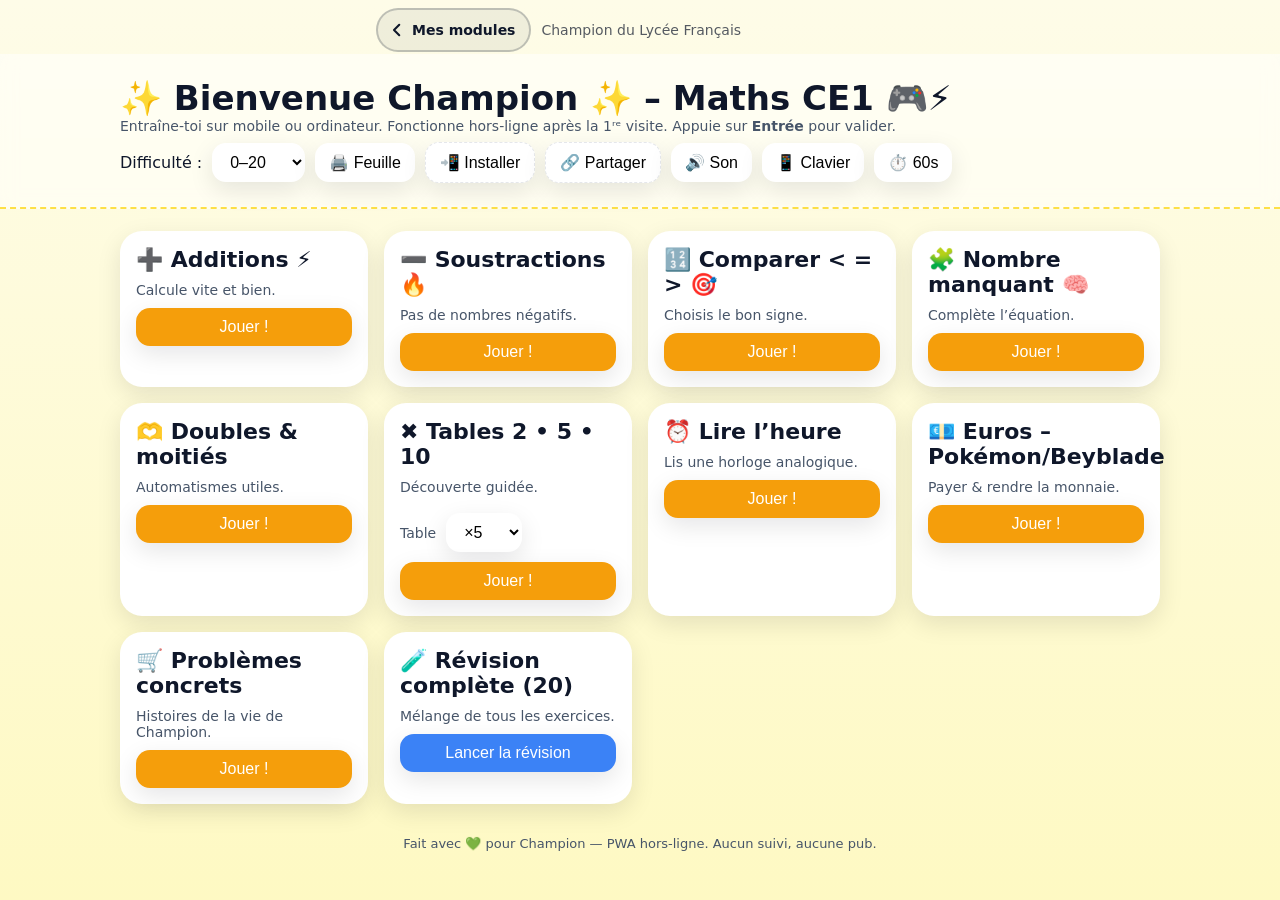
<file: modules/maths-ce1/index.html>
<!DOCTYPE html>
<html lang="fr">
<head>
  <meta charset="utf-8" />
  <meta name="viewport" content="width=device-width, initial-scale=1, viewport-fit=cover" />
  <title>Maths CE1 avec Carlo 🚀🎉</title>
  <meta name="theme-color" content="#f59e0b" />
  <style>
    :root{
      --bg:#fefce8; --bg2:#fef9c3; --card:#ffffff; --ink:#0f172a; --muted:#475569;
      --accent:#f59e0b; --accent-2:#3b82f6; --good:#16a34a; --bad:#ef4444;
      --shadow:0 8px 24px rgba(2,6,23,.10); --radius:22px; --gap:16px;
    }
    html,body{height:100%}
    body{margin:0; -webkit-tap-highlight-color:transparent; font-family:system-ui,-apple-system,Segoe UI,Roboto,Ubuntu,Cantarell,Noto Sans,Arial,Apple Color Emoji,Segoe UI Emoji; background:linear-gradient(180deg,var(--bg),var(--bg2)); color:var(--ink)}
    header{position:sticky; top:0; z-index:10; background:#fff8; backdrop-filter:blur(8px); border-bottom:2px dashed #fde047; padding:14px 12px}
    .wrap{max-width:1040px; margin:0 auto; padding:10px 14px}
    h1{margin:0; font-size:clamp(22px,4vw,34px)}
    .sub{color:var(--muted); font-size:14px}

    .grid{display:grid; grid-template-columns:repeat(auto-fit,minmax(230px,1fr)); gap:var(--gap); margin-top:12px}
    .card{background:var(--card); border-radius:var(--radius); box-shadow:var(--shadow); padding:16px; display:flex; flex-direction:column; gap:10px; transition:transform .15s ease}
    .card:hover{transform:translateY(-2px) rotate(-0.5deg)}
    .card h2{margin:0; font-size:clamp(18px,2.6vw,22px)}
    .card p{margin:0; color:var(--muted); font-size:14px}

    .controls{display:flex; gap:10px; flex-wrap:wrap; align-items:center; margin-top:8px}
    .select,.btn{border:none; border-radius:14px; padding:10px 14px; font-size:16px; box-shadow:var(--shadow); background:var(--card)}
    .btn{cursor:pointer}
    .btn.primary{background:var(--accent); color:#fff}
    .btn.alt{background:var(--accent-2); color:#fff}
    .btn.warn{background:var(--bad); color:#fff}
    .btn.ghost{background:#fff; border:1px dashed #e5e7eb}
    .btn.toggle.on{outline:3px solid #22c55e}

    .exercise{display:none}
    .visible{display:block}

    .topbar{display:flex; gap:8px; flex-wrap:wrap; align-items:center; margin:8px 0}
    .pill{background:#fff; border:1px solid #e5e7eb; padding:6px 10px; border-radius:999px; font-size:13px; color:var(--muted)}

    .arena{background:var(--card); border:1px solid #e5e7eb; border-radius:var(--radius); box-shadow:var(--shadow); padding:16px; display:flex; flex-direction:column; gap:14px}
    .equation{font-size:clamp(28px,7vw,56px); font-weight:800; text-align:center}

    .answer{display:flex; flex-wrap:wrap; gap:10px; justify-content:center; align-items:center}
    .answer input{font-size:clamp(24px,6vw,36px); width:min(280px,72vw); text-align:center; padding:10px 14px; border:2px solid #e5e7eb; border-radius:16px}

    .choice{display:flex; gap:10px; flex-wrap:wrap; justify-content:center}
    .choice .btn{font-size:20px; padding:10px 14px}

    .keypad{display:flex; flex-wrap:wrap; gap:10px; justify-content:center}
    .keypad .btn{font-size:22px; width:64px; height:56px}
    .keypad.full .btn{width:calc(25vw - 18px); height:72px; font-size:28px}

    .feedback{min-height:34px; text-align:center; font-size:22px}
    .feedback.ok{color:var(--good); animation:bounce .6s ease}
    .feedback.no{color:var(--bad); animation:shake .35s ease}

    .progress{height:12px; border-radius:999px; background:#e5e7eb; overflow:hidden}
    .bar{height:100%; width:0%; background:linear-gradient(90deg,var(--accent),#22c55e); transition:width .25s ease}

    .stars{font-size:22px; text-align:center}

    .confetti{position:fixed; inset:0; pointer-events:none; overflow:hidden; z-index:50}
    .confetti span{position:absolute; font-size:20px; animation:fall 1.2s ease forwards}
    @keyframes fall{0%{transform:translateY(-20px) scale(.6) rotate(0); opacity:0}100%{transform:translateY(46vh) rotate(180deg) scale(1); opacity:1}}
    @keyframes bounce{0%,100%{transform:translateY(0)}50%{transform:translateY(-10px)}}
    @keyframes shake{0%,100%{transform:translateX(0)}25%{transform:translateX(-8px)}75%{transform:translateX(8px)}}

    footer{text-align:center; color:var(--muted); font-size:13px; padding:22px 10px}
    .clock{width:min(260px,70vw); aspect-ratio:1; margin:0 auto}

    .results{text-align:center; display:none}
    .results h3{font-size:clamp(20px,4vw,28px); margin:10px 0}
    .badges{display:flex; gap:10px; flex-wrap:wrap; justify-content:center}
    .badge{background:#fff; border:1px solid #e5e7eb; padding:6px 10px; border-radius:999px}

    .highscores{margin-top:20px; text-align:center}
    .highscores table{margin:0 auto; border-collapse:collapse}
    .highscores th,.highscores td{border:1px solid #e5e7eb; padding:6px 12px; font-size:14px}
    .highscores th{background:#fef9c3}

    @media print{header,.menu,.controls,.topbar,.keypad,.confetti,#install,#share{display:none!important}}
  </style>
<script src="../../assets/catalogue.js"></script>
<script src="../../assets/commun.js"></script>
<script src="../../assets/module-bridge.js" data-module="maths-ce1"></script>
</head>
<body>
  <div id="confetti" class="confetti" aria-hidden="true"></div>
  <header>
    <div class="wrap">
      <h1 aria-live="polite">✨ Bienvenue Carlo ✨ – Maths CE1 🎮⚡</h1>
      <div class="sub">Entraîne‑toi sur mobile ou ordinateur. Fonctionne hors‑ligne après la 1ʳᵉ visite. Appuie sur <b>Entrée</b> pour valider.</div>
      <div class="controls" role="group" aria-label="Réglages">
        <label for="level">Difficulté :</label>
        <select id="level" class="select" aria-label="Choisir la difficulté">
          <option value="10">0–10</option>
          <option value="20" selected>0–20</option>
          <option value="50">0–50</option>
          <option value="100">0–100</option>
        </select>
        <button class="btn" id="btn-worksheet" aria-label="Imprimer une feuille d'exercices">🖨️ Feuille</button>
        <button class="btn ghost" id="install" title="Installer en appli">📲 Installer</button>
        <button class="btn ghost" id="share" title="Partager le lien">🔗 Partager</button>
        <button class="btn toggle" id="sound-toggle" aria-pressed="false" title="Activer / couper le son">🔊 Son</button>
        <button class="btn toggle" id="pad-toggle" aria-pressed="false" title="Clavier large">📱 Clavier</button>
        <button class="btn toggle" id="timer-toggle" aria-pressed="false" title="Mode chrono (60s)">⏱️ 60s</button>
      </div>
    </div>
  </header>

  <main class="wrap">
    <section id="menu" class="menu visible" aria-label="Menu des exercices">
      <div class="grid">
        <article class="card"><h2>➕ Additions ⚡</h2><p>Calcule vite et bien.</p><button class="btn primary" data-start="addition">Jouer !</button></article>
        <article class="card"><h2>➖ Soustractions 🔥</h2><p>Pas de nombres négatifs.</p><button class="btn primary" data-start="subtraction">Jouer !</button></article>
        <article class="card"><h2>🔢 Comparer &lt; = &gt; 🎯</h2><p>Choisis le bon signe.</p><button class="btn primary" data-start="compare">Jouer !</button></article>
        <article class="card"><h2>🧩 Nombre manquant 🧠</h2><p>Complète l’équation.</p><button class="btn primary" data-start="missing">Jouer !</button></article>
        <article class="card"><h2>🫶 Doubles &amp; moitiés</h2><p>Automatismes utiles.</p><button class="btn primary" data-start="doublehalf">Jouer !</button></article>
        <article class="card"><h2>✖️ Tables 2 • 5 • 10</h2><p>Découverte guidée.</p>
          <div class="controls"><label class="sub" for="table-select">Table</label><select id="table-select" class="select"><option value="2">×2</option><option value="5" selected>×5</option><option value="10">×10</option></select></div>
          <button class="btn primary" data-start="tables">Jouer !</button>
        </article>
        <article class="card"><h2>⏰ Lire l’heure</h2><p>Lis une horloge analogique.</p><button class="btn primary" data-start="clock">Jouer !</button></article>
        <article class="card"><h2>💶 Euros – Pokémon/Beyblade</h2><p>Payer &amp; rendre la monnaie.</p><button class="btn primary" data-start="euros">Jouer !</button></article>
        <article class="card"><h2>🛒 Problèmes concrets</h2><p>Histoires de la vie de Carlo.</p><button class="btn primary" data-start="concrete">Jouer !</button></article>
        <article class="card"><h2>🧪 Révision complète (20)</h2><p>Mélange de tous les exercices.</p><button class="btn alt" data-start="mix">Lancer la révision</button></article>
      </div>
    </section>

    <section id="exercise" class="exercise" aria-live="polite" aria-label="Zone d'exercice">
      <div class="topbar">
        <span class="pill" id="stat-kind">—</span>
        <span class="pill">✅ <b id="ok">0</b></span>
        <span class="pill">❌ <b id="ko">0</b></span>
        <span class="pill">🔥 Série <b id="streak">0</b></span>
        <span class="pill">🏁 Restant <b id="left">∞</b></span>
        <span class="pill" id="timer-pill" style="display:none">⏱️ <b id="time">60</b>s</span>
        <button class="btn" id="back">⬅️ Menu</button>
      </div>

      <div class="arena">
        <div class="equation" id="equation">—</div>
        <svg class="clock" id="clock" viewBox="0 0 100 100" aria-hidden="true" style="display:none">
          <circle cx="50" cy="50" r="48" fill="#fff" stroke="#e5e7eb" stroke-width="2"/>
          <g id="ticks"></g>
          <line id="h-hand" x1="50" y1="50" x2="50" y2="30" stroke="#0f172a" stroke-width="3" stroke-linecap="round"/>
          <line id="m-hand" x1="50" y1="50" x2="50" y2="18" stroke="#0f172a" stroke-width="2" stroke-linecap="round"/>
          <circle cx="50" cy="50" r="2" fill="#0f172a"/>
        </svg>
        <div class="answer" id="answer-area"></div>
        <div class="choice" id="choices" aria-label="Choix de réponse" style="display:none"></div>
        <div class="keypad" id="keypad" aria-label="Clavier numérique" style="display:none"></div>
        <div class="feedback" id="feedback" aria-live="polite"></div>
        <div class="progress"><div class="bar" id="bar"></div></div>
        <div class="stars" id="stars" aria-hidden="true">☆☆☆☆☆</div>
        <div class="controls">
          <button class="btn alt" id="validate">Valider ✅</button>
          <button class="btn" id="skip">Passer ↪️</button>
          <button class="btn warn" id="reset">Remise à zéro</button>
        </div>
        <div class="sub" id="tip"></div>
      </div>

      <div class="results" id="results">
        <h3>🏁 Terminé, bravo Carlo !</h3>
        <div id="results-stars" style="font-size:28px">☆☆☆☆☆</div>
        <p id="results-msg">—</p>
        <div class="badges" id="badges"></div>
        <div class="controls" style="justify-content:center">
          <button class="btn primary" id="again">Rejouer 🔁</button>
          <button class="btn" id="menu-back">Menu ⬅️</button>
        </div>
        <div class="highscores" id="highscores"></div>
      </div>
    </section>
  </main>

  <footer>
    Fait avec 💚 pour Carlo — PWA hors‑ligne. Aucun suivi, aucune pub.
  </footer>

  <script>
    /* ===== Utilitaires ===== */
    const $ = s => document.querySelector(s); const $$ = s => Array.from(document.querySelectorAll(s));
    const rand=(min,max)=>Math.floor(Math.random()*(max-min+1))+min; const pick=arr=>arr[rand(0,arr.length-1)];

    // Horloge: repères
    (function buildTicks(){ const g=document.getElementById('ticks'); for(let i=0;i<60;i++){ const a=(i/60)*2*Math.PI; const r1=i%5===0?44:46, r2=48; const x1=50+r1*Math.sin(a), y1=50-r1*Math.cos(a); const x2=50+r2*Math.sin(a), y2=50-r2*Math.cos(a); const line=document.createElementNS('http://www.w3.org/2000/svg','line'); line.setAttribute('x1',x1); line.setAttribute('y1',y1); line.setAttribute('x2',x2); line.setAttribute('y2',y2); line.setAttribute('stroke',i%5===0?'#0f172a':'#94a3b8'); line.setAttribute('stroke-width',i%5===0?'1.8':'1'); g.appendChild(line);} })();

    /* ===== État ===== */
    const state={ kind:null, modeCount:Infinity, left:Infinity, max:20, table:5, a:0,b:0,c:0, answer:null, ok:0,ko:0,streak:0, timerOn:false, time:60, tick:null, soundOn:false };
    function label(kind){ return {addition:'➕ Addition', subtraction:'➖ Soustraction', compare:'🔢 Comparaison', missing:'🧩 Nombre manquant', doublehalf:'🫶 Doubles & moitiés', tables:'✖️ Tables', clock:'⏰ Heure', euros:'💶 Euros', concrete:'🛒 Problèmes concrets', mix:'🧪 Révision (mix)'}[kind]||'—'; }

    /* ===== Audio (WebAudio) ===== */
    let audioCtx; function beep(freq=880,dur=120,type='sine'){ if(!state.soundOn) return; audioCtx=audioCtx||new (window.AudioContext||window.webkitAudioContext)(); const o=audioCtx.createOscillator(), g=audioCtx.createGain(); o.type=type; o.frequency.value=freq; o.connect(g); g.connect(audioCtx.destination); g.gain.setValueAtTime(0.001,audioCtx.currentTime); g.gain.exponentialRampToValueAtTime(0.2,audioCtx.currentTime+0.01); o.start(); setTimeout(()=>{ g.gain.exponentialRampToValueAtTime(0.001,audioCtx.currentTime+0.05); o.stop(audioCtx.currentTime+0.06); },dur); }

    /* ===== Confetti ===== */
    function celebrate(){ const palettes=[["🎉","🌟","🔥","💥","🚀"],["💎","🏅","⚡","🧩","🥳"],["🧸","🏎️","🌀","🧱","🃏"]]; const emojis=pick(palettes); const root=$('#confetti'); for(let i=0;i<28;i++){ const s=document.createElement('span'); s.textContent=pick(emojis); s.style.left=Math.random()*100+'%'; s.style.top='-10px'; s.style.fontSize=(18+Math.random()*20)+'px'; s.style.animationDuration=(0.7+Math.random()*1.1)+'s'; s.style.transform=`rotate(${rand(-90,90)}deg)`; root.appendChild(s); setTimeout(()=>s.remove(),1500);} }
    function feedback(text,ok=false){ const node=$('#feedback'); node.textContent=text; node.className='feedback '+(ok?'ok':'no'); if(ok){ celebrate(); beep(1000,120,'triangle'); } else { beep(220,160,'sawtooth'); } }

    /* ===== UI helpers ===== */
    function showMenu(){ $('#menu').classList.add('visible'); $('#exercise').classList.remove('visible'); $('#results').style.display='none'; $('#feedback').textContent=''; $('#choices').style.display='none'; $('#keypad').style.display='none'; $('#clock').style.display='none'; clearTimer(); }
    function showExercise(){ $('#menu').classList.remove('visible'); $('#exercise').classList.add('visible'); $('#results').style.display='none'; }
    function showResults(){ $('#results').style.display='block'; $('.arena').style.display='none'; }
    function hideResults(){ $('#results').style.display='none'; $('.arena').style.display='flex'; }
    function focusInput(){ $('#reply')?.focus(); $('#reply')?.select?.(); }
    function tip(text){ $('#tip').textContent=text; }

    function updateStats(){ $('#ok').textContent=state.ok; $('#ko').textContent=state.ko; $('#streak').textContent=state.streak; $('#left').textContent=state.left===Infinity?'∞':state.left; $('#stat-kind').textContent=label(state.kind); const total=(state.modeCount===Infinity)?(state.ok+state.ko||1):state.modeCount; const done=(state.modeCount===Infinity)?(state.ok+state.ko):(state.modeCount-state.left); const pct=Math.max(0,Math.min(100,Math.round((done/total)*100))); $('#bar').style.width=pct+'%'; $('#stars').textContent='★★★★★'.slice(0,Math.min(5,Math.floor((state.streak/3))+1)).padEnd(5,'☆'); }

    /* ===== Chrono ===== */
    function startTimer(){ if(!state.timerOn) return; clearTimer(); state.time=60; $('#timer-pill').style.display='inline-flex'; $('#time').textContent=state.time; state.tick=setInterval(()=>{ state.time--; $('#time').textContent=state.time; if(state.time<=0){ clearTimer(); finishSession(true); } },1000); }
    function clearTimer(){ if(state.tick){ clearInterval(state.tick); state.tick=null; } $('#timer-pill').style.display=state.timerOn?'inline-flex':'none'; }

    /* ===== Génération de problèmes ===== */
    function nextProblem(){ const kinds=['addition','subtraction','compare','missing','doublehalf','tables','clock','euros','concrete']; $('#feedback').textContent=''; $('#choices').style.display='none'; $('#keypad').style.display='none'; $('#clock').style.display='none'; $('#equation').style.display='block'; const k=state.kind==='mix'?pick(kinds):state.kind; const max=state.max;
      if(k==='addition'){ const a=rand(0,max), b=rand(0,max); state.answer=a+b; $('#equation').textContent=`${a} + ${b} = ?`; renderNumber(); tip('Astuce : complète à 10 (7→3, 8→2).'); }
      else if(k==='subtraction'){ let a=rand(0,max), b=rand(0,max); if(b>a)[a,b]=[b,a]; state.answer=a-b; $('#equation').textContent=`${a} − ${b} = ?`; renderNumber(); tip('Pense à la différence : 14−9 = 5.'); }
      else if(k==='compare'){ const a=rand(0,max), b=rand(0,max); state.answer=a===b?'=':(a>b?'>':'<'); $('#equation').textContent=`${a} ? ${b}`; renderChoices(['<','=', '>']); tip('< plus petit, > plus grand.'); }
      else if(k==='missing'){ const mode=rand(0,1)?'add':'sub'; if(mode==='add'){ const b=rand(0,max); const c=rand(b,max+b); const a=c-b; state.answer=a; $('#equation').textContent=`__ + ${b} = ${c}`; } else { const a=rand(0,max); const c=rand(0,a); const b=a-c; state.answer=b; $('#equation').textContent=`${a} − __ = ${c}`; } renderNumber(); tip('Essaie et remplace pour vérifier.'); }
      else if(k==='doublehalf'){ if(rand(0,1)){ const a=rand(0,Math.floor(max/2)); state.answer=a*2; $('#equation').textContent=`Double de ${a} = ?`; } else { const e=rand(0,Math.floor(max/2))*2; state.answer=e/2; $('#equation').textContent=`Moitié de ${e} = ?`; } renderNumber(); tip('Doubles connus : 6→12, 7→14, 8→16.'); }
      else if(k==='tables'){ const t=state.table; const a=rand(0,10); state.answer=a*t; $('#equation').textContent=`${a} × ${t} = ?`; renderNumber(); tip('×2 = double, ×5 se termine par 0 ou 5, ×10 ajoute 0.'); }
      else if(k==='clock'){ const h=rand(1,12), m=[0,5,10,15,20,25,30,35,40,45,50,55][rand(0,11)]; state.answer=`${h}h${String(m).padStart(2,'0')}`; renderClock(h,m); renderClockChoices(h,m); tip('Lis d’abord les minutes (grands traits).'); }
      else if(k==='euros'){ const items=[{name:'Booster Pokémon',price:pick([4,5,6]),emoji:'🃏'},{name:'Toupie Beyblade',price:pick([9,10,12]),emoji:'🌀'},{name:'Hot Wheels',price:pick([2,3,4]),emoji:'🏎️'},{name:'Mini LEGO',price:pick([7,8]),emoji:'🧱'},{name:'Pikachu peluche',price:pick([12,14,15]),emoji:'🐭'}]; const it=pick(items); const pay=pick([5,10,20]); state.answer=pay-it.price; $('#equation').textContent=`Carlo achète ${it.emoji} ${it.name} à ${it.price}€ et paie avec ${pay}€ → monnaie ?`; renderNumber(); tip('Rends jusqu’à 10 puis au billet.'); }
      else if(k==='concrete'){ const p=makeConcrete(); state.answer=p.ans; $('#equation').textContent=p.text; if(p.choices) renderChoices(p.choices); else renderNumber(); tip(p.tip); }
      focusInput(); updateStats(); }

    // Problèmes concrets (simples, 1 étape)
    function makeConcrete(){
      const templates=[
        ()=>{ const packs=rand(2,5); const cards=rand(3,8); return {text:`Au magasin Pokémon, Carlo achète ${packs} paquets avec ${cards} cartes chacun. Combien de cartes au total ?`, ans:packs*cards, tip:'Addition répétée (×).'}; },
        ()=>{ const tops=rand(3,9); const give=rand(1,3); return {text:`Carlo a ${tops} toupies Beyblade 🌀. Il en donne ${give} à son ami. Combien lui en reste ?`, ans:tops-give, tip:'Soustraction d’objets.'}; },
        ()=>{ const price=pick([3,4,5,6,7]); const coins=pick([5,10,20]); return {text:`Une mini-voiture Hot Wheels 🏎️ coûte ${price}€. Carlo paie avec ${coins}€. Quelle est la monnaie ?`, ans:coins-price, tip:'Rends jusqu’à 10 puis au billet.'}; },
        ()=>{ const p1=pick([4,5,6]); const p2=pick([2,3,4]); return {text:`Carlo gagne ${p1} points au 1er duel Beyblade et ${p2} au 2e. Combien de points au total ?`, ans:p1+p2, tip:'Addition simple.'}; },
        ()=>{ const s=rand(6,9); const c=rand(1,4); return {text:`Carlo a ${s} stickers Pokémon. Il en colle ${c} sur son cahier. Combien reste-t-il d’autocollants ?`, ans:s-c, tip:'Soustraction.'}; },
        ()=>{ const friends=rand(2,5); const candies=rand(1,4); return {text:`Carlo partage ${friends*candies} bonbons entre ${friends} amis (parts égales). Combien par ami ?`, ans:candies, tip:'Partage équitable (division simple).'}; },
        ()=>{ const h=rand(1,12); const m=pick([0,15,30,45]); const add=pick([5,10,15]); const newm=(m+add)%60; const addh=Math.floor((m+add)/60); const nh=((h+addh-1)%12)+1; return {text:`Il est ${h}h${String(m).padStart(2,'0')}. Dans ${add} minutes, quelle heure sera-t-il ?`, ans:`${nh}h${String(newm).padStart(2,'0')}`, tip:'Ajouter des minutes (quart d’heure).', choices:shuffleUnique([`${nh}h${String(newm).padStart(2,'0')}`, `${h}h${String(m).padStart(2,'0')}`, `${h}h${String((m+30)%60).padStart(2,'0')}`, `${((h%12)+1)}h${String(m).padStart(2,'0')}`])}; },
      ];
      return pick(templates)();
    }

    function shuffleUnique(arr){ return arr.slice().sort(()=>Math.random()-0.5); }

    /* Rendu des types */
    function renderNumber(){ $('#choices').style.display='none'; $('#clock').style.display='none'; const area=$('#answer-area'); area.innerHTML='<input type="tel" inputmode="numeric" id="reply" autocomplete="off" aria-label="Réponse" />'; buildKeypad(); }
    function renderChoices(list){ const area=$('#choices'); area.innerHTML=''; list.forEach(v=>{ const b=document.createElement('button'); b.className='btn'; b.textContent=v; b.onclick=()=>check(v); area.appendChild(b); }); area.style.display='flex'; $('#answer-area').innerHTML=''; }
    function renderClock(h,m){ const clock=$('#clock'); clock.style.display='block'; const hDeg=(h%12)*30+(m/60)*30; const mDeg=m*6; $('#h-hand').setAttribute('transform',`rotate(${hDeg} 50 50)`); $('#m-hand').setAttribute('transform',`rotate(${mDeg} 50 50)`); $('#equation').style.display='none'; }
    function renderClockChoices(h,m){ const correct=`${h}h${String(m).padStart(2,'0')}`; const opts=new Set([correct]); while(opts.size<4){ const hh=((h+rand(-2,2)+12-1)%12)+1; const mm=(m+pick([-10,-5,5,10,15,20])+60)%60; opts.add(`${hh}h${String(mm).padStart(2,'0')}`); } renderChoices(Array.from(opts).sort(()=>Math.random()-0.5)); }

    function buildKeypad(){ const pad=$('#keypad'); pad.innerHTML=''; const keys=['7','8','9','4','5','6','1','2','3','0','⌫']; keys.forEach(k=>{ const b=document.createElement('button'); b.className='btn'; b.textContent=k; b.onclick=()=>{ const inp=$('#reply'); if(k==='⌫'){ inp.value=(inp.value||'').slice(0,-1); } else { inp.value=(inp.value||'')+k; } inp.focus(); }; pad.appendChild(b); }); pad.style.display='flex'; pad.classList.toggle('full',$('#pad-toggle').classList.contains('on')); }

    /* Vérification */
    function check(forced){ let got; if(typeof forced!=='undefined'){ got=forced; } else if(state.kind==='clock'){ got=$('#reply')?.value.trim(); } else if(state.kind==='concrete' && typeof state.answer==='string'){ got=$('#reply')?.value.trim(); } else { const v=$('#reply')?.value.trim(); got=(v===''?null:Number(v)); }
      if(got===null||got===undefined|| (typeof state.answer==='number' && isNaN(got))){ feedback('Entre une réponse 😊'); return; }
      const expected=state.answer; const ok=(''+got === ''+expected);
      if(ok){ state.ok++; state.streak++; feedback(`Bravo Carlo 🎉🔥 Réponse : ${expected}`, true); } else { state.ko++; state.streak=0; feedback(`Oups 😅 réponse : ${expected}`, false); }
      if(state.left!==Infinity){ state.left--; }
      updateStats();
      if(state.left===0){ setTimeout(()=>finishSession(false),700); } else { setTimeout(nextProblem,650); }
    }

    /* Résultats + High Scores */
    const HS_KEY='ce1-carlo-highscores';
    function loadHS(){ return JSON.parse(localStorage.getItem(HS_KEY)||'{}'); }
    function saveHS(obj){ localStorage.setItem(HS_KEY, JSON.stringify(obj)); }
    function updateHighScores(kind, score){ const hs=loadHS(); const key=(kind==='mix')?'Révision':kind; hs[key]=Math.max(hs[key]||0, score); saveHS(hs); }
    function renderHighScores(){ const hs=loadHS(); const keys=Object.keys(hs); if(!keys.length){ $('#highscores').innerHTML=''; return; } let html='<h4>🏆 Meilleurs scores</h4><table><tr><th>Exercice</th><th>Score</th></tr>'; keys.forEach(k=>{ html+=`<tr><td>${label(k)}</td><td>${hs[k]}</td></tr>`; }); html+='</table>'; $('#highscores').innerHTML=html; }

    function finishSession(isTimeUp){ $('#choices').style.display='none'; $('#keypad').style.display='none'; $('#clock').style.display='none'; $('#equation').style.display='block'; clearTimer(); const total = state.modeCount===Infinity ? (state.ok+state.ko) : state.modeCount; const score=state.ok; const ratio= total? score/total:0; $('#results-stars').textContent='★★★★★'.slice(0,Math.max(1,Math.round(ratio*5))).padEnd(5,'☆'); $('#results-msg').textContent= isTimeUp?`⏱️ Temps écoulé ! Score ${score}/${total}`:`🏁 Terminé ! Score ${score}/${total}`; const badges=$('#badges'); badges.innerHTML=''; if(score>=16) badges.innerHTML+=`<span class="badge">⭐ As des chiffres</span>`; if(state.streak>=5) badges.innerHTML+=`<span class="badge">🔥 Série ${state.streak}</span>`; if(state.ko===0 && total>0) badges.innerHTML+=`<span class="badge">🛡️ Sans faute</span>`; updateHighScores(state.kind, score); renderHighScores(); showResults(); }

    /* Session / navigation */
    function start(kind){ state.kind=kind; state.max=Number($('#level').value); state.table=Number($('#table-select')?.value||5); state.ok=state.ko=state.streak=0; hideResults(); $('.arena').style.display='flex'; state.timerOn=$('#timer-toggle').classList.contains('on'); if(kind==='mix'){ state.modeCount=20; state.left=20; } else { state.modeCount=Infinity; state.left=Infinity; } $('#stars').textContent='☆☆☆☆☆'; updateStats(); showExercise(); nextProblem(); startTimer(); const tips={ addition:'Compléments à 10 (8→2).', subtraction:'Compte à rebours/différence.', compare:'< plus petit, > plus grand.', missing:'Teste et remplace.', doublehalf:'6→12, 7→14, 8→16, 9→18.', tables:'×2 double, ×5 0/5, ×10 +0.', clock:'Regarde d’abord les minutes.', euros:'Rends jusqu’à 10 puis au billet.', concrete:'Lis bien l’histoire et repère l’opération.' }; $('#tip').textContent=tips[kind]||''; }

    /* Feuille imprimable */
    function printWorksheet(){ const kind=state.kind||'addition'; const max=Number($('#level').value); const table=Number($('#table-select')?.value||5); const problems=[]; const make={ addition(){ const a=rand(0,max),b=rand(0,max); return `${a} + ${b} = ____`; }, subtraction(){ let a=rand(0,max),b=rand(0,max); if(b>a)[a,b]=[b,a]; return `${a} − ${b} = ____`; }, compare(){ const a=rand(0,max),b=rand(0,max); return `${a} __ ${b}`; }, missing(){ if(rand(0,1)){ const b=rand(0,max); const c=rand(b,max+b); return `__ + ${b} = ${c}`; } else { const a=rand(0,max); const c=rand(0,a); return `${a} − __ = ${c}`; } }, doublehalf(){ if(rand(0,1)){ const a=rand(0,Math.floor(max/2)); return `Double de ${a} = ____`; } else { const e=rand(0,Math.floor(max/2))*2; return `Moitié de ${e} = ____`; } }, tables(){ const a=rand(0,10); return `${a} × ${table} = ____`; }, clock(){ const h=rand(1,12),m=[0,15,30,45][rand(0,3)]; return `Heure: ${h}h${String(m).padStart(2,'0')} = ____`; }, euros(){ const p=pick([2,3,4,5,7,8,9,10,12,15]); const pay=pick([5,10,20]); return `Prix ${p}€ payé ${pay}€ → monnaie ____€`; }, concrete(){ const c=makeConcrete(); return c.text + ' Réponse: ____'; } }; for(let i=0;i<24;i++){ problems.push(make[kind]()); } const w=window.open('', '_blank'); w.document.write(`<!doctype html><html lang=\"fr\"><head><meta charset=\"utf-8\"><title>Feuille – ${label(kind)}</title><style> body{font-family:system-ui,Segoe UI,Roboto; margin:36px;} h1{margin:0 0 10px} .meta{color:#475569;margin-bottom:16px} .grid{display:grid; grid-template-columns:repeat(2,1fr); gap:12px} .cell{border:1px solid #e5e7eb; padding:12px; border-radius:10px; font-size:18px; min-height:40px; white-space:pre-wrap} @media print{ .cell{min-height:28px} } </style></head><body>`); w.document.write(`<h1>${label(kind)} — CE1</h1><div class="meta">Niveau : 0–${max}${kind==='tables'?` | Table ×${table}`:''}</div>`); w.document.write('<div class="grid">'); problems.forEach(p=> w.document.write(`<div class="cell">${p}</div>`)); w.document.write('</div></body></html>'); w.document.close(); w.focus(); w.print(); }

    /* Listeners */
    $$('#menu [data-start]').forEach(btn=> btn.addEventListener('click', e=> start(e.currentTarget.dataset.start)) );
    $('#back').addEventListener('click', showMenu);
    $('#menu-back').addEventListener('click', showMenu);
    $('#again').addEventListener('click', ()=>{ hideResults(); start(state.kind); });
    $('#validate').addEventListener('click', ()=> check());
    $('#skip').addEventListener('click', ()=> nextProblem());
    $('#reset').addEventListener('click', ()=>{ state.ok=state.ko=state.streak=0; updateStats(); $('#stars').textContent='☆☆☆☆☆'; $('#feedback').textContent=''; focusInput(); });
    $('#level').addEventListener('change', ()=>{ state.max=Number($('#level').value); });
    $('#table-select')?.addEventListener('change', ()=>{ state.table=Number($('#table-select').value); if(state.kind==='tables'){ nextProblem(); } });
    $('#btn-worksheet').addEventListener('click', printWorksheet);
    document.addEventListener('keydown', e=>{ if(e.key==='Enter' && $('#exercise').classList.contains('visible')){ e.preventDefault(); check(); }});

    $('#share').addEventListener('click', async ()=>{ try{ await navigator.share({ title:'Maths CE1 – Carlo', text:"Viens t'entraîner avec Carlo !", url: location.href }); } catch(e){ navigator.clipboard.writeText(location.href); alert('Lien copié 👍'); } });
    $('#sound-toggle').addEventListener('click', e=>{ e.currentTarget.classList.toggle('on'); state.soundOn=e.currentTarget.classList.contains('on'); e.currentTarget.setAttribute('aria-pressed', state.soundOn); });
    $('#pad-toggle').addEventListener('click', e=>{ e.currentTarget.classList.toggle('on'); e.currentTarget.setAttribute('aria-pressed', e.currentTarget.classList.contains('on')); buildKeypad(); });
    $('#timer-toggle').addEventListener('click', e=>{ e.currentTarget.classList.toggle('on'); state.timerOn=e.currentTarget.classList.contains('on'); e.currentTarget.setAttribute('aria-pressed', state.timerOn); if(state.timerOn){ startTimer(); } else { clearTimer(); } });

    // PWA: manifest & service worker (offline)
    (function setupPWA(){ const manifest={ name:'Maths CE1 avec Carlo', short_name:'Maths CE1', start_url:'.', display:'standalone', background_color:'#fefce8', theme_color:'#f59e0b', icons:[{ src:'data:image/svg+xml;utf8,'+encodeURIComponent(`<svg xmlns="http://www.w3.org/2000/svg" width="512" height="512"><rect width="100%" height="100%" fill="#f59e0b"/><text x="50%" y="56%" font-size="300" text-anchor="middle" dominant-baseline="middle" fill="white">⚡</text></svg>`), sizes:'512x512', type:'image/svg+xml' }] }; const link=document.createElement('link'); link.rel='manifest'; link.href='data:application/manifest+json,'+encodeURIComponent(JSON.stringify(manifest)); if(false){ const swCode=`const CACHE='ce1-carlo-v3';const CORE=['./'];self.addEventListener('install',e=>{e.waitUntil(caches.open(CACHE).then(c=>c.addAll(CORE)).then(()=>self.skipWaiting()))});self.addEventListener('activate',e=>{e.waitUntil(caches.keys().then(keys=>Promise.all(keys.filter(k=>k!==CACHE).map(k=>caches.delete(k)))))});self.addEventListener('fetch',e=>{const req=e.request;if(req.method!=='GET') return; e.respondWith(caches.match(req).then(r=>r||fetch(req).then(res=>{const copy=res.clone(); caches.open(CACHE).then(c=>c.put(req,copy)); return res}).catch(()=>caches.match('./'))))});`; const blob=new Blob([swCode],{type:'text/javascript'}); const url=URL.createObjectURL(blob); navigator.serviceWorker.register(url); }
      let deferred; window.addEventListener('beforeinstallprompt', (e)=>{ e.preventDefault(); deferred=e; $('#install').style.display='inline-block'; }); $('#install').addEventListener('click', async ()=>{ if(!deferred) return alert("Si le bouton n'apparaît pas, utilise “Ajouter à l'écran d'accueil”."); deferred.prompt(); await deferred.userChoice; deferred=null; }); })();
  </script>
</body>
</html>
</file>
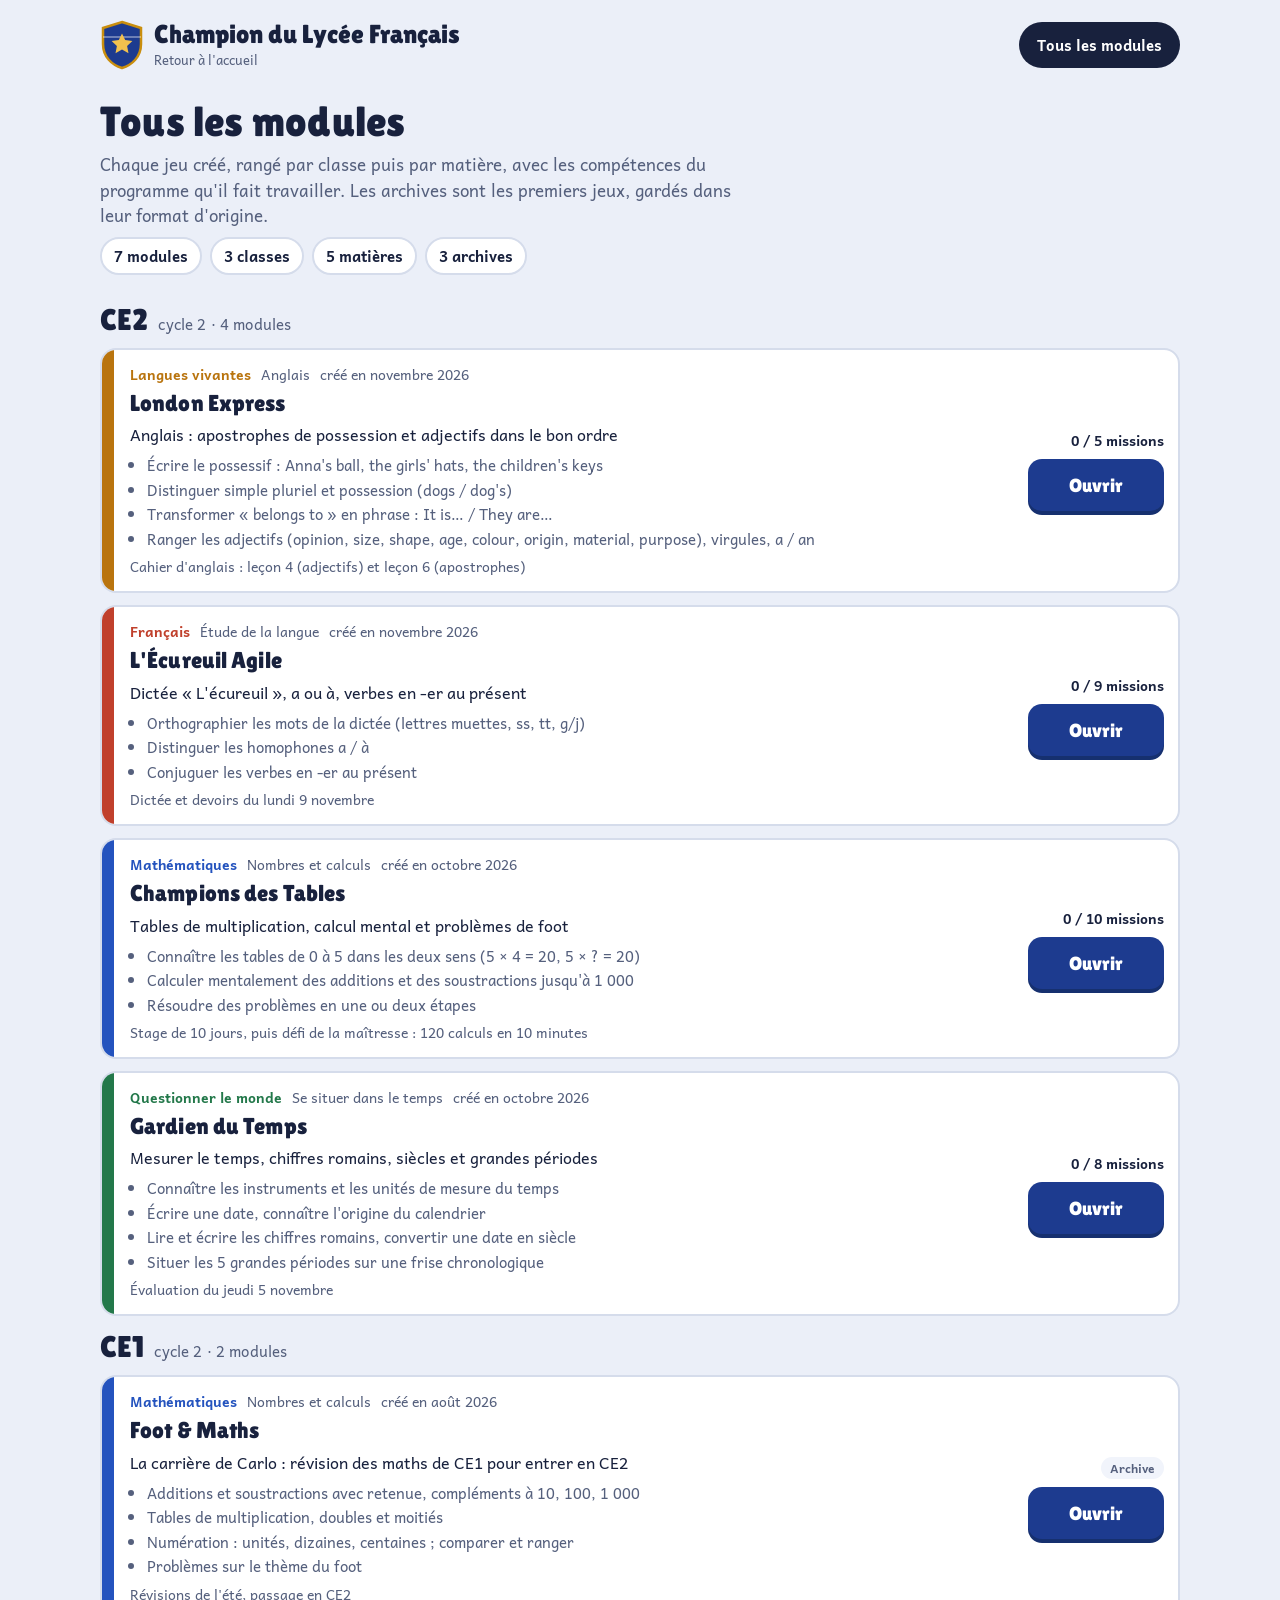
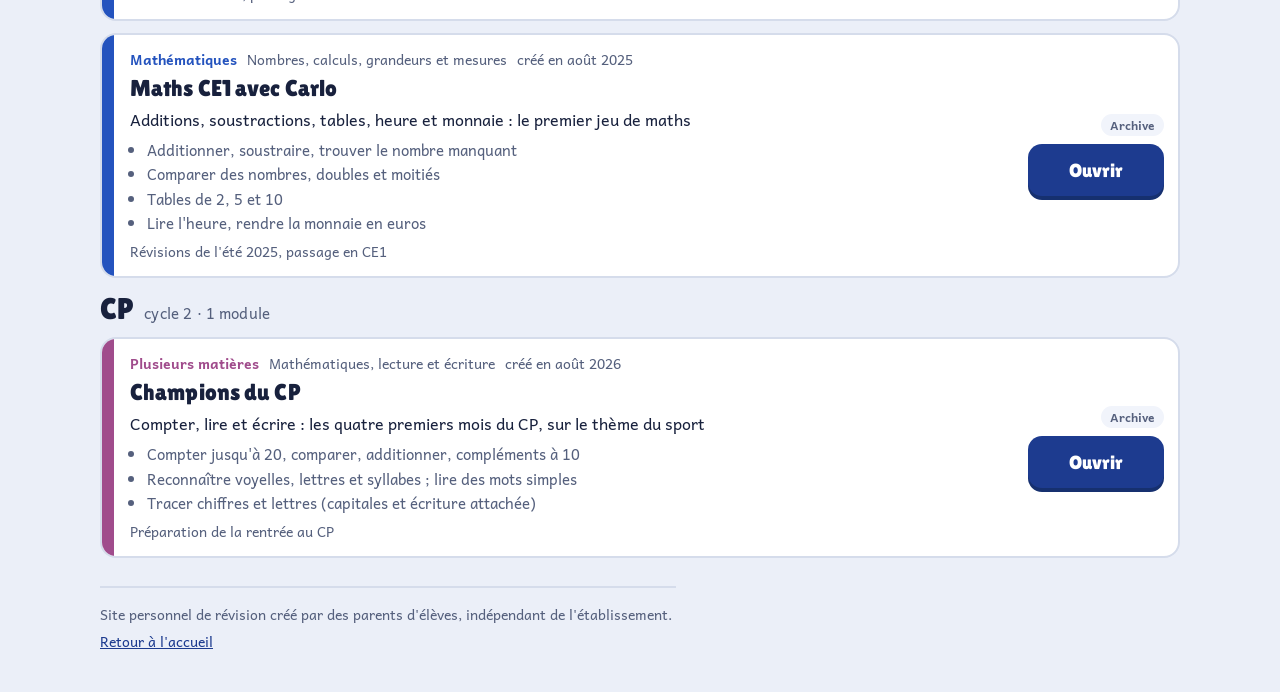
<file: modules.html>
<!doctype html>
<html lang="fr">
<head>
<meta charset="utf-8">
<meta name="viewport" content="width=device-width,initial-scale=1,viewport-fit=cover">
<title>Tous les modules · Champion du Lycée Français</title>
<meta name="claude:viewport-fit-sides" content="cover">
<meta name="theme-color" content="#1D3B8F">
<link rel="icon" href="favicon.svg" type="image/svg+xml">
<link rel="apple-touch-icon" href="icons/apple-touch-icon.png">
<link rel="manifest" href="manifest.webmanifest">
<link rel="preconnect" href="https://fonts.googleapis.com">
<link rel="preconnect" href="https://fonts.gstatic.com" crossorigin>
<link rel="stylesheet" href="https://fonts.googleapis.com/css2?family=Andika:wght@400;700&family=Lilita+One&family=Playwrite+FR+Trad:wght@300;400&display=swap">
<link rel="stylesheet" href="assets/site.css">
<script src="assets/catalogue.js"></script>
<script src="assets/commun.js"></script>
</head>
<body>
<div class="page tous" id="page">
  <header class="entete">
    <a class="marque" href="./" aria-label="Champion du Lycée Français, accueil">
      <svg viewBox="0 0 44 50" aria-hidden="true">
        <path d="M22 2 L41 8 V24 C41 37 32 45 22 48 C12 45 3 37 3 24 V8 Z" fill="#1D3B8F" stroke="#C98E0E" stroke-width="2.5"/>
        <path d="M3 17 H41" stroke="#FFFFFF" stroke-width="2" opacity=".35"/>
        <path d="M22 13.5 l3.2 6.6 7.2.9 -5.3 5 1.4 7.2 -6.5-3.6 -6.5 3.6 1.4-7.2 -5.3-5 7.2-.9z" fill="#F2C14E"/>
      </svg>
      <span><b>Champion du Lycée Français</b><small>Retour à l'accueil</small></span>
    </a>
    <nav class="nav" aria-label="Navigation du site">
      <a class="nav-lien" href="modules.html" aria-current="page">Tous les modules</a>
    </nav>
  </header>

  <div class="ancien" id="ancien" hidden>Ce navigateur est trop ancien pour les jeux. Ouvrez le site avec Edge, Chrome, Safari ou Firefox (Internet Explorer n'est plus pris en charge).</div>

  <section class="intro">
    <h1>Tous les modules</h1>
    <p>Chaque jeu créé, rangé par classe puis par matière, avec les compétences du programme qu'il fait travailler. Les archives sont les premiers jeux, gardés dans leur format d'origine.</p>
    <div class="resume" id="resume"></div>
  </section>

  <div class="bloc" id="liste"></div>

  <footer class="pied-site">
    <p>Site personnel de révision créé par des parents d'élèves, indépendant de l'établissement.</p>
    <p><a href="./">Retour à l'accueil</a></p>
  </footer>
</div>
<script nomodule>document.getElementById("ancien").hidden = false;</script>
<script src="assets/tous.js" defer></script>
</body>
</html>
</file>
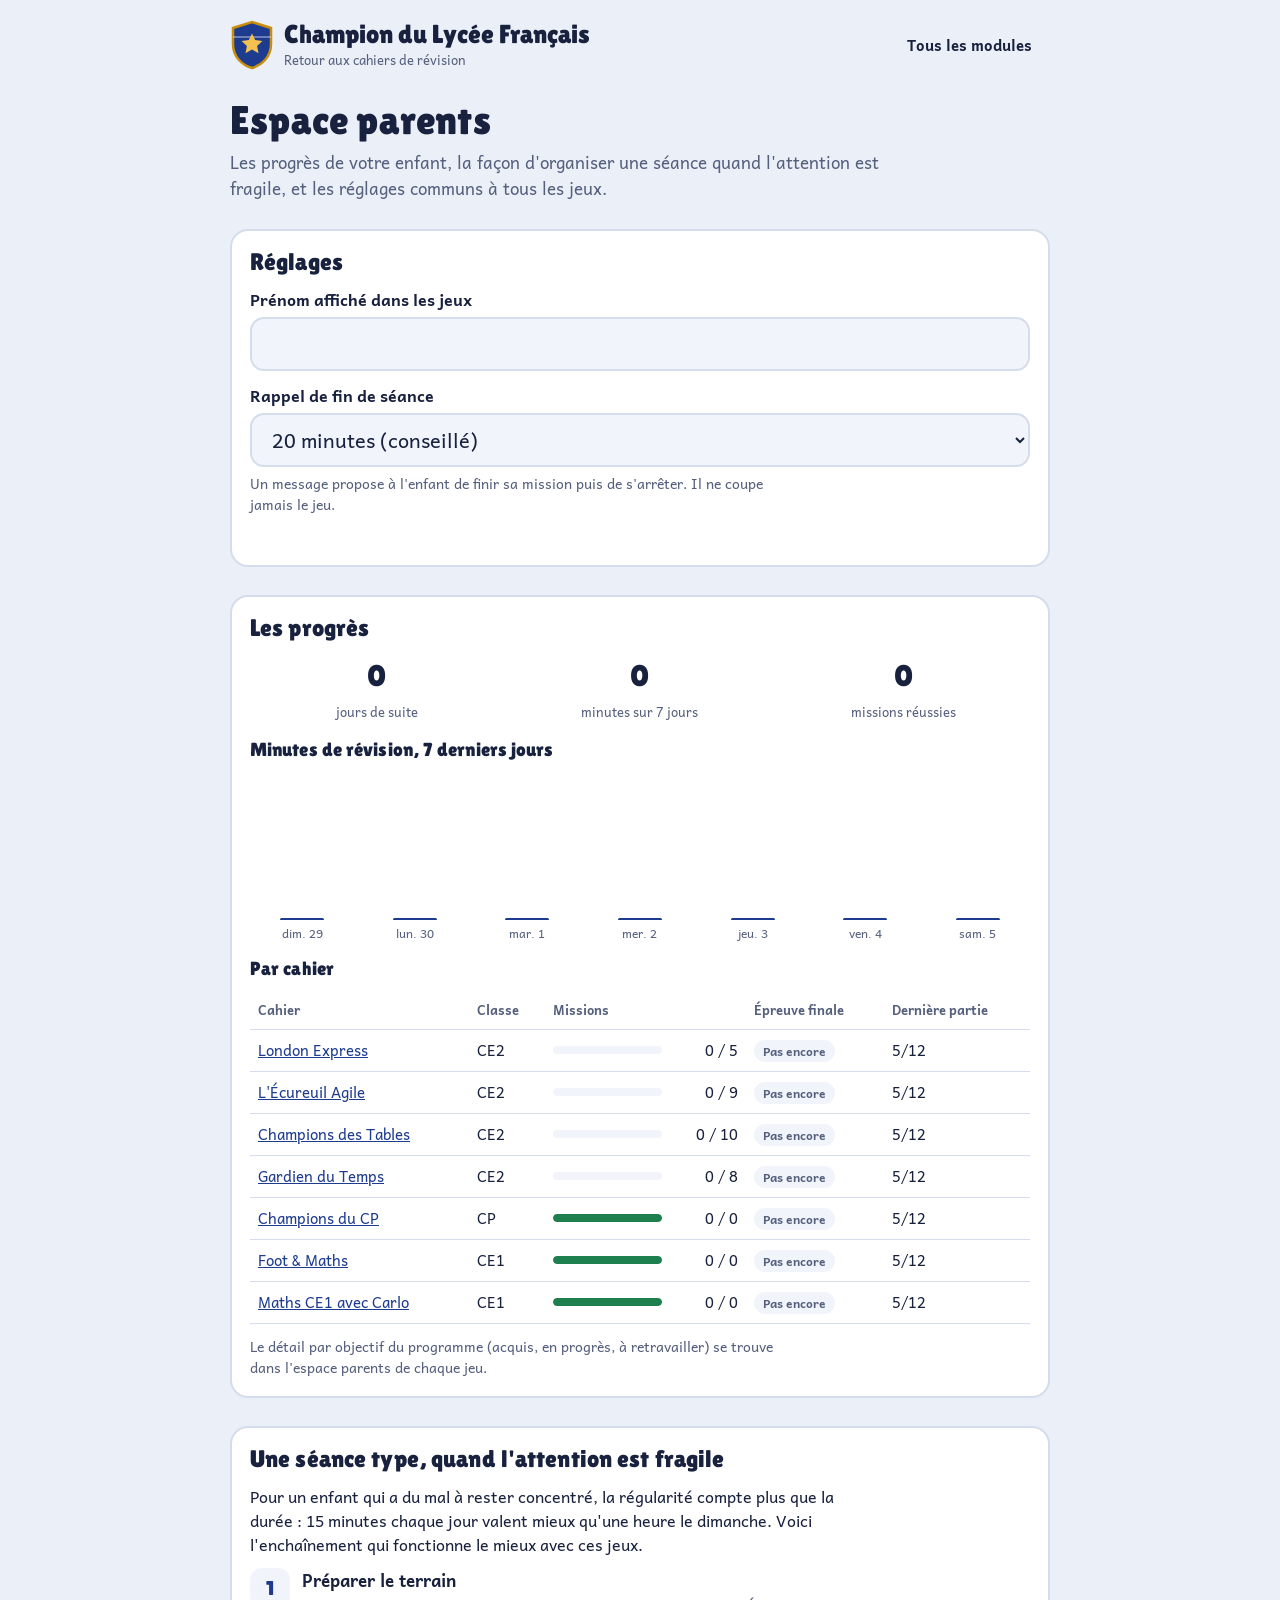
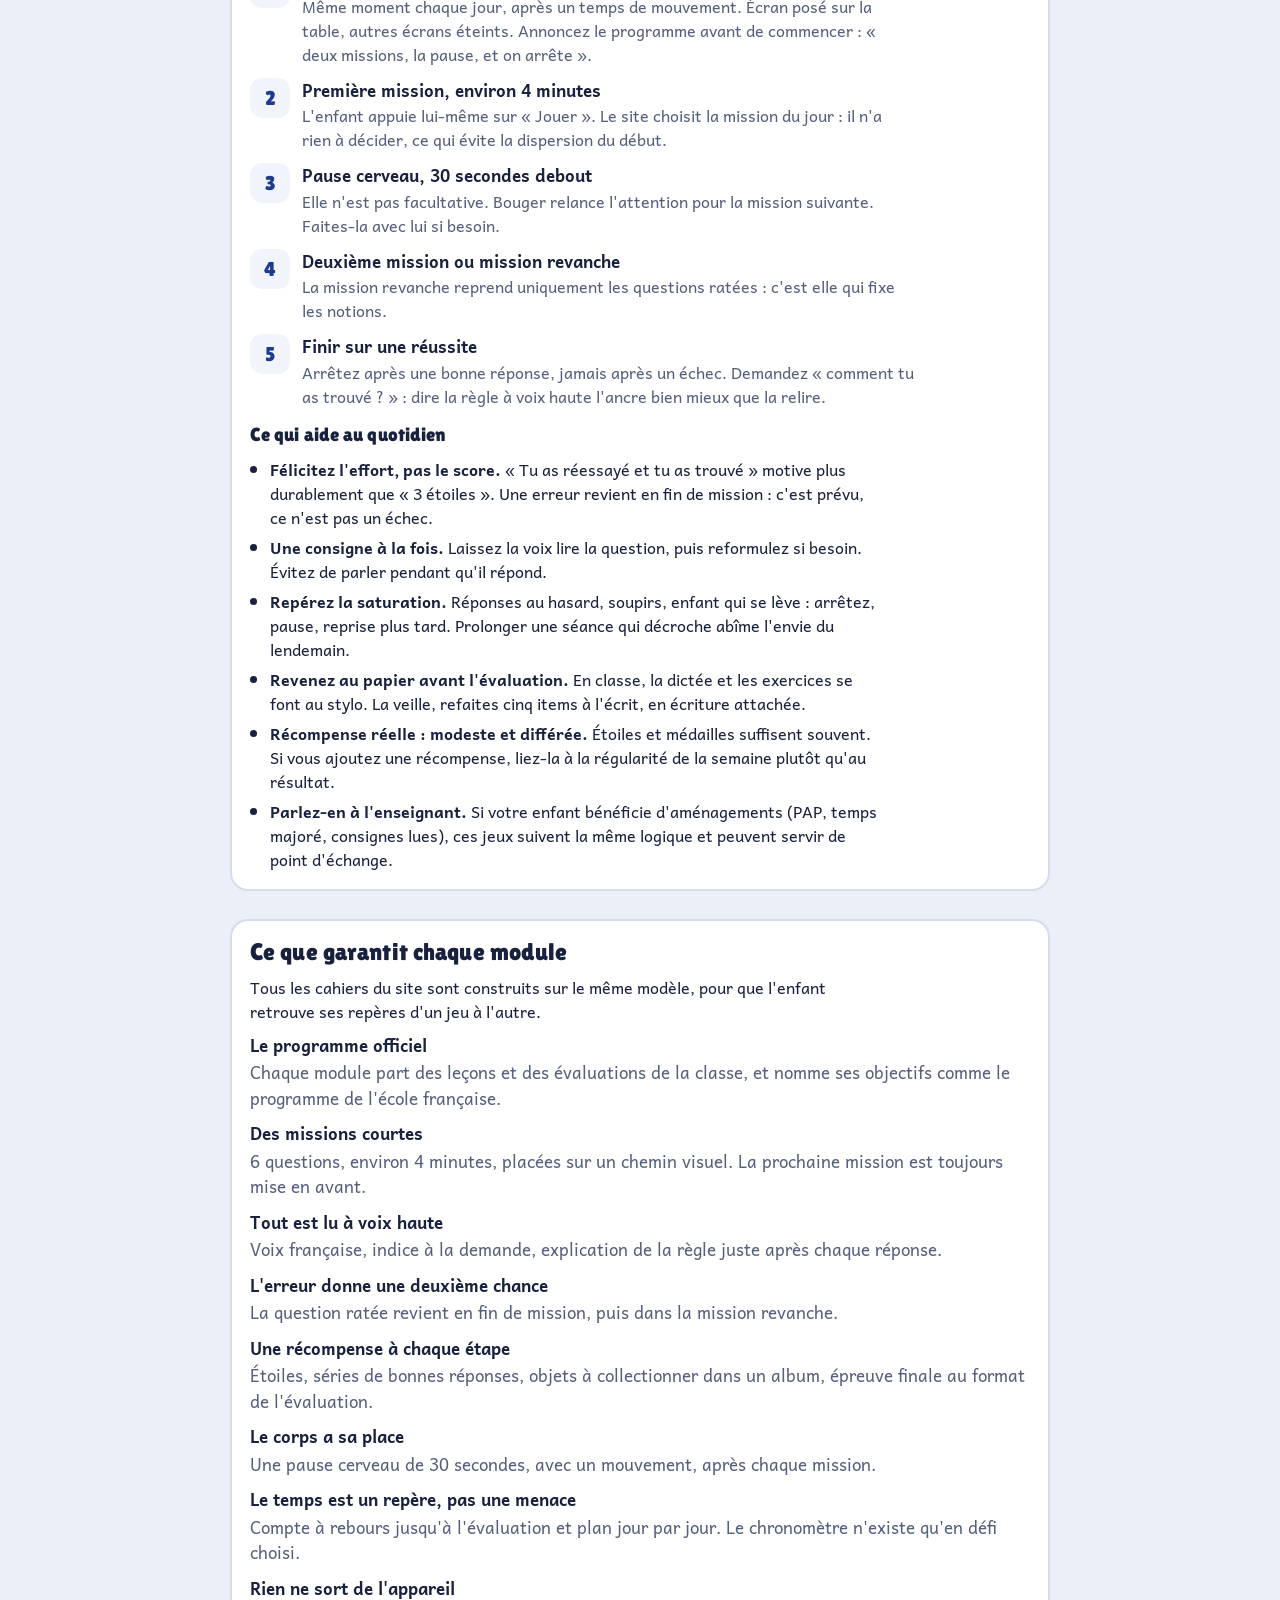
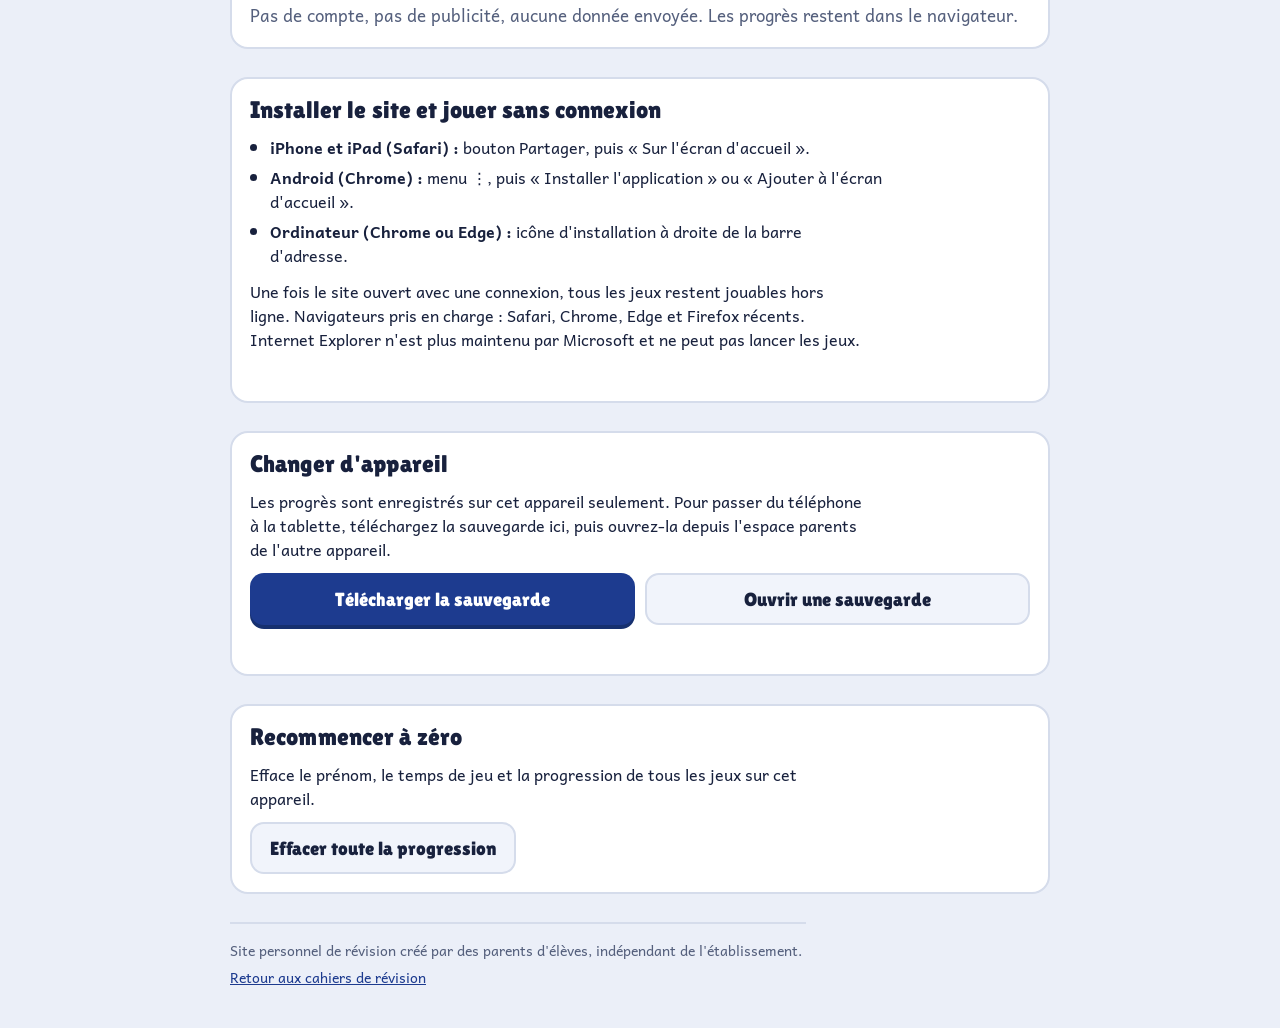
<file: parents.html>
<!doctype html>
<html lang="fr">
<head>
<meta charset="utf-8">
<meta name="viewport" content="width=device-width,initial-scale=1,viewport-fit=cover">
<title>Espace parents · Champion du Lycée Français</title>
<meta name="claude:viewport-fit-sides" content="cover">
<meta name="theme-color" content="#1D3B8F">
<meta name="robots" content="noindex">
<link rel="icon" href="favicon.svg" type="image/svg+xml">
<link rel="apple-touch-icon" href="icons/apple-touch-icon.png">
<link rel="manifest" href="manifest.webmanifest">
<link rel="preconnect" href="https://fonts.googleapis.com">
<link rel="preconnect" href="https://fonts.gstatic.com" crossorigin>
<link rel="stylesheet" href="https://fonts.googleapis.com/css2?family=Andika:wght@400;700&family=Lilita+One&family=Playwrite+FR+Trad:wght@300;400&display=swap">
<link rel="stylesheet" href="assets/site.css">
<script src="assets/catalogue.js"></script>
<script src="assets/commun.js"></script>
</head>
<body>
<div class="page parents" id="page">
  <header class="entete">
    <a class="marque" href="./" aria-label="Retour à l'accueil">
      <svg viewBox="0 0 44 50" aria-hidden="true">
        <path d="M22 2 L41 8 V24 C41 37 32 45 22 48 C12 45 3 37 3 24 V8 Z" fill="#1D3B8F" stroke="#C98E0E" stroke-width="2.5"/>
        <path d="M3 17 H41" stroke="#FFFFFF" stroke-width="2" opacity=".35"/>
        <path d="M22 13.5 l3.2 6.6 7.2.9 -5.3 5 1.4 7.2 -6.5-3.6 -6.5 3.6 1.4-7.2 -5.3-5 7.2-.9z" fill="#F2C14E"/>
      </svg>
      <span><b>Champion du Lycée Français</b><small>Retour aux cahiers de révision</small></span>
    </a>
    <nav class="nav" aria-label="Navigation du site">
      <a class="nav-lien" href="modules.html">Tous les modules</a>
    </nav>
  </header>

  <div class="ancien" id="ancien" hidden>Ce navigateur est trop ancien pour les jeux. Ouvrez le site avec Edge, Chrome, Safari ou Firefox (Internet Explorer n'est plus pris en charge).</div>

  <section class="intro">
    <h1>Espace parents</h1>
    <p>Les progrès de votre enfant, la façon d'organiser une séance quand l'attention est fragile, et les réglages communs à tous les jeux.</p>
  </section>

  <section class="panneau" aria-labelledby="t-reglages">
    <h2 id="t-reglages">Réglages</h2>
    <div class="reglage">
      <label for="r-prenom">Prénom affiché dans les jeux</label>
      <input class="champ" id="r-prenom" maxlength="20" autocomplete="off" autocapitalize="words" spellcheck="false">
    </div>
    <div class="reglage">
      <label for="r-seance">Rappel de fin de séance</label>
      <select class="champ" id="r-seance">
        <option value="15">15 minutes</option>
        <option value="20">20 minutes (conseillé)</option>
        <option value="30">30 minutes</option>
        <option value="0">Pas de rappel</option>
      </select>
      <p class="aide" style="font-size:14px;color:var(--doux)">Un message propose à l'enfant de finir sa mission puis de s'arrêter. Il ne coupe jamais le jeu.</p>
    </div>
    <p class="message" id="r-message" aria-live="polite"></p>
  </section>

  <section class="panneau" aria-labelledby="t-progres">
    <h2 id="t-progres">Les progrès</h2>
    <div class="kpis" id="kpis"></div>
    <h3>Minutes de révision, 7 derniers jours</h3>
    <div class="barres" id="barres" role="img" aria-label="Minutes de révision par jour"></div>
    <h3>Par cahier</h3>
    <div class="tableau"><table>
      <thead><tr><th>Cahier</th><th>Classe</th><th>Missions</th><th></th><th>Épreuve finale</th><th>Dernière partie</th></tr></thead>
      <tbody id="tab-modules"></tbody>
    </table></div>
    <p style="font-size:14px;color:var(--doux)">Le détail par objectif du programme (acquis, en progrès, à retravailler) se trouve dans l'espace parents de chaque jeu.</p>
  </section>

  <section class="panneau" aria-labelledby="t-seance">
    <h2 id="t-seance">Une séance type, quand l'attention est fragile</h2>
    <p>Pour un enfant qui a du mal à rester concentré, la régularité compte plus que la durée : 15 minutes chaque jour valent mieux qu'une heure le dimanche. Voici l'enchaînement qui fonctionne le mieux avec ces jeux.</p>
    <div class="conseils">
      <div class="conseil"><span class="num">1</span><div><b>Préparer le terrain</b><p>Même moment chaque jour, après un temps de mouvement. Écran posé sur la table, autres écrans éteints. Annoncez le programme avant de commencer : « deux missions, la pause, et on arrête ».</p></div></div>
      <div class="conseil"><span class="num">2</span><div><b>Première mission, environ 4 minutes</b><p>L'enfant appuie lui-même sur « Jouer ». Le site choisit la mission du jour : il n'a rien à décider, ce qui évite la dispersion du début.</p></div></div>
      <div class="conseil"><span class="num">3</span><div><b>Pause cerveau, 30 secondes debout</b><p>Elle n'est pas facultative. Bouger relance l'attention pour la mission suivante. Faites-la avec lui si besoin.</p></div></div>
      <div class="conseil"><span class="num">4</span><div><b>Deuxième mission ou mission revanche</b><p>La mission revanche reprend uniquement les questions ratées : c'est elle qui fixe les notions.</p></div></div>
      <div class="conseil"><span class="num">5</span><div><b>Finir sur une réussite</b><p>Arrêtez après une bonne réponse, jamais après un échec. Demandez « comment tu as trouvé ? » : dire la règle à voix haute l'ancre bien mieux que la relire.</p></div></div>
    </div>
    <h3>Ce qui aide au quotidien</h3>
    <ul>
      <li><b>Félicitez l'effort, pas le score.</b> « Tu as réessayé et tu as trouvé » motive plus durablement que « 3 étoiles ». Une erreur revient en fin de mission : c'est prévu, ce n'est pas un échec.</li>
      <li><b>Une consigne à la fois.</b> Laissez la voix lire la question, puis reformulez si besoin. Évitez de parler pendant qu'il répond.</li>
      <li><b>Repérez la saturation.</b> Réponses au hasard, soupirs, enfant qui se lève : arrêtez, pause, reprise plus tard. Prolonger une séance qui décroche abîme l'envie du lendemain.</li>
      <li><b>Revenez au papier avant l'évaluation.</b> En classe, la dictée et les exercices se font au stylo. La veille, refaites cinq items à l'écrit, en écriture attachée.</li>
      <li><b>Récompense réelle : modeste et différée.</b> Étoiles et médailles suffisent souvent. Si vous ajoutez une récompense, liez-la à la régularité de la semaine plutôt qu'au résultat.</li>
      <li><b>Parlez-en à l'enseignant.</b> Si votre enfant bénéficie d'aménagements (PAP, temps majoré, consignes lues), ces jeux suivent la même logique et peuvent servir de point d'échange.</li>
    </ul>
  </section>

  <section class="panneau charte" aria-labelledby="t-charte">
    <h2 id="t-charte">Ce que garantit chaque module</h2>
    <p>Tous les cahiers du site sont construits sur le même modèle, pour que l'enfant retrouve ses repères d'un jeu à l'autre.</p>
    <dl>
      <div><dt>Le programme officiel</dt><dd>Chaque module part des leçons et des évaluations de la classe, et nomme ses objectifs comme le programme de l'école française.</dd></div>
      <div><dt>Des missions courtes</dt><dd>6 questions, environ 4 minutes, placées sur un chemin visuel. La prochaine mission est toujours mise en avant.</dd></div>
      <div><dt>Tout est lu à voix haute</dt><dd>Voix française, indice à la demande, explication de la règle juste après chaque réponse.</dd></div>
      <div><dt>L'erreur donne une deuxième chance</dt><dd>La question ratée revient en fin de mission, puis dans la mission revanche.</dd></div>
      <div><dt>Une récompense à chaque étape</dt><dd>Étoiles, séries de bonnes réponses, objets à collectionner dans un album, épreuve finale au format de l'évaluation.</dd></div>
      <div><dt>Le corps a sa place</dt><dd>Une pause cerveau de 30 secondes, avec un mouvement, après chaque mission.</dd></div>
      <div><dt>Le temps est un repère, pas une menace</dt><dd>Compte à rebours jusqu'à l'évaluation et plan jour par jour. Le chronomètre n'existe qu'en défi choisi.</dd></div>
      <div><dt>Rien ne sort de l'appareil</dt><dd>Pas de compte, pas de publicité, aucune donnée envoyée. Les progrès restent dans le navigateur.</dd></div>
    </dl>
  </section>

  <section class="panneau" aria-labelledby="t-installer">
    <h2 id="t-installer">Installer le site et jouer sans connexion</h2>
    <ul>
      <li><b>iPhone et iPad (Safari) :</b> bouton Partager, puis « Sur l'écran d'accueil ».</li>
      <li><b>Android (Chrome) :</b> menu ⋮, puis « Installer l'application » ou « Ajouter à l'écran d'accueil ».</li>
      <li><b>Ordinateur (Chrome ou Edge) :</b> icône d'installation à droite de la barre d'adresse.</li>
    </ul>
    <p>Une fois le site ouvert avec une connexion, tous les jeux restent jouables hors ligne. Navigateurs pris en charge : Safari, Chrome, Edge et Firefox récents. Internet Explorer n'est plus maintenu par Microsoft et ne peut pas lancer les jeux.</p>
    <p class="message" id="etat-horsligne" aria-live="polite"></p>
  </section>

  <section class="panneau" aria-labelledby="t-sauvegarde">
    <h2 id="t-sauvegarde">Changer d'appareil</h2>
    <p>Les progrès sont enregistrés sur cet appareil seulement. Pour passer du téléphone à la tablette, téléchargez la sauvegarde ici, puis ouvrez-la depuis l'espace parents de l'autre appareil.</p>
    <div class="rangee">
      <button class="btn" type="button" id="b-exporter">Télécharger la sauvegarde</button>
      <label class="btn discret" for="f-importer" style="cursor:pointer">Ouvrir une sauvegarde</label>
      <input type="file" id="f-importer" accept="application/json,.json" class="visuellement-cache">
    </div>
    <p class="message" id="s-message" aria-live="polite"></p>
  </section>

  <section class="panneau" aria-labelledby="t-effacer">
    <h2 id="t-effacer">Recommencer à zéro</h2>
    <p>Efface le prénom, le temps de jeu et la progression de tous les jeux sur cet appareil.</p>
    <div id="zone-effacer"><button class="btn discret" type="button" id="b-effacer">Effacer toute la progression</button></div>
  </section>

  <footer class="pied-site">
    <p>Site personnel de révision créé par des parents d'élèves, indépendant de l'établissement.</p>
    <p><a href="./">Retour aux cahiers de révision</a></p>
  </footer>
</div>
<script nomodule>document.getElementById("ancien").hidden = false;</script>
<script src="assets/parents.js" defer></script>
</body>
</html>
</file>
<file: assets/site.css>
/* Champion du Lycée Français : feuille de style du site
   Mise en page : une page de cahier Seyès (marge rouge, écriture attachée) accueille l'enfant,
   puis ses cahiers de couleur par matière ; en mode sombre, le tableau noir de la classe. */
:root{
  --fond:#EBEFF8; --papier:#FDFDFF; --surface:#FFFFFF; --surface-2:#F1F4FB;
  --seyes-fin:#D3DDF3; --seyes-fort:#A9BBE6; --marge:#E0574A;
  --encre:#1D3B8F; --encre-hover:#16306F; --sur-encre:#FFFFFF;
  --texte:#18213D; --doux:#55607D; --trait:#D5DCEB;
  --etiquette:#FFFDF7; --etiquette-texte:#18213D; --etiquette-trait:#C9C2AE;
  --or:#C98E0E; --argent:#8D99AD; --bronze:#AE6B32; --vide:#C7CEDD;
  --ok:#1E7F4F; --ok-doux:#DCF1E5;
  --fr:#C0402C; --ma:#2453BE; --qm:#23784A; --hg:#6E43A8; --sc:#0C7C7C; --lv:#B9740E; --em:#56606F; --pl:#A04C8C;
  --f-titre:"Lilita One","Arial Rounded MT Bold","Trebuchet MS",system-ui,sans-serif;
  --f-texte:"Andika","Trebuchet MS",system-ui,-apple-system,"Segoe UI",sans-serif;
  --f-attache:"Playwrite FR Trad","Segoe Script","Bradley Hand",cursive;
  --r:18px;
}
@media (prefers-color-scheme: dark){
  :root:not([data-theme="light"]){
    --fond:#0F1613; --papier:#1A2521; --surface:#1E2A26; --surface-2:#25332E;
    --seyes-fin:#24322D; --seyes-fort:#33463F; --marge:#E9806F;
    --encre:#A9C6FF; --encre-hover:#C4D8FF; --sur-encre:#0E1A33;
    --texte:#EEF3EF; --doux:#A9B9B1; --trait:#33433D;
    --etiquette:#F3EFE2; --etiquette-texte:#18213D; --etiquette-trait:#BDB59E;
    --or:#F0B93A; --argent:#B9C3D2; --bronze:#D58E52; --vide:#3D4F48;
    --ok:#5BD08F; --ok-doux:#173A29;
    --fr:#B23E2B; --ma:#3260C6; --qm:#257A4C; --hg:#7046AA; --sc:#117F7F; --lv:#A9690C; --em:#59636F; --pl:#95467F;
    color-scheme:dark;
  }
}
:root[data-theme="dark"]{
  --fond:#0F1613; --papier:#1A2521; --surface:#1E2A26; --surface-2:#25332E;
  --seyes-fin:#24322D; --seyes-fort:#33463F; --marge:#E9806F;
  --encre:#A9C6FF; --encre-hover:#C4D8FF; --sur-encre:#0E1A33;
  --texte:#EEF3EF; --doux:#A9B9B1; --trait:#33433D;
  --etiquette:#F3EFE2; --etiquette-texte:#18213D; --etiquette-trait:#BDB59E;
  --or:#F0B93A; --argent:#B9C3D2; --bronze:#D58E52; --vide:#3D4F48;
  --ok:#5BD08F; --ok-doux:#173A29;
  --fr:#B23E2B; --ma:#3260C6; --qm:#257A4C; --hg:#7046AA; --sc:#117F7F; --lv:#A9690C; --em:#59636F; --pl:#95467F;
  color-scheme:dark;
}

*,*::before,*::after{box-sizing:border-box}
[hidden]{display:none!important}
html{-webkit-text-size-adjust:100%;text-size-adjust:100%}
body{margin:0;background:var(--fond);color:var(--texte);font:400 17px/1.5 var(--f-texte);-webkit-tap-highlight-color:transparent;
  padding-left:max(16px,env(safe-area-inset-left,0px));padding-right:max(16px,env(safe-area-inset-right,0px));padding-block:12px 32px}
.page{max-width:1080px;margin:0 auto;display:flex;flex-direction:column;gap:28px}
h1,h2,h3{font-family:var(--f-titre);font-weight:400;line-height:1.1;margin:0;text-wrap:balance;letter-spacing:.005em}
p{margin:0}
a{color:var(--encre)}
button{font:inherit;color:inherit;cursor:pointer}
button:focus-visible,a:focus-visible,input:focus-visible,select:focus-visible{outline:3px solid var(--encre);outline-offset:3px}
img{max-width:100%}
.visuellement-cache{position:absolute;width:1px;height:1px;overflow:hidden;clip:rect(0 0 0 0);white-space:nowrap}
@media (prefers-reduced-motion:reduce){*,*::before,*::after{animation:none!important;transition:none!important}}

/* ---------- En-tête ---------- */
.entete{display:flex;align-items:center;gap:12px;flex-wrap:wrap}
.marque{display:flex;align-items:center;gap:10px;text-decoration:none;color:var(--texte);min-width:0;flex:1 1 auto}
.marque svg{width:44px;height:50px;flex:none}
.marque b{font-family:var(--f-titre);font-weight:400;font-size:clamp(20px,4.6vw,26px);line-height:1.05}
.marque small{display:block;font-size:13px;color:var(--doux);font-family:var(--f-texte)}
.nav{display:flex;align-items:center;gap:8px;flex-wrap:wrap}
.nav-lien{display:inline-flex;align-items:center;min-height:46px;padding:0 16px;border-radius:999px;font-weight:700;font-size:15px;color:var(--texte);text-decoration:none;border:2px solid transparent}
.nav-lien:hover{border-color:var(--trait)}
.nav-lien[aria-current="page"]{background:var(--texte);color:var(--surface)}
.btn-parents{position:relative;overflow:hidden;display:inline-flex;align-items:center;gap:8px;min-height:46px;padding:0 16px;border-radius:999px;
  border:2px solid var(--trait);background:var(--surface);font-weight:700;font-size:15px;color:var(--texte);text-decoration:none;user-select:none;-webkit-user-select:none;touch-action:manipulation}
.btn-parents svg{width:20px;height:20px}
.btn-parents i{position:absolute;left:0;bottom:0;height:4px;width:0;background:var(--encre)}
.btn-parents.appui i{width:100%;transition:width 1.4s linear}
.aide-parents{font-size:13px;color:var(--doux);flex-basis:100%;text-align:right;margin-top:-6px;min-height:1em}

/* ---------- Page de cahier (accueil) ---------- */
.cahier{position:relative;background-color:var(--papier);border-radius:6px 22px 22px 6px;
  box-shadow:0 1px 0 var(--trait),0 18px 40px -24px rgba(20,40,90,.45);
  background-image:
    repeating-linear-gradient(to bottom,var(--seyes-fort) 0 1px,transparent 1px 32px),
    repeating-linear-gradient(to bottom,var(--seyes-fin) 0 1px,transparent 1px 8px),
    repeating-linear-gradient(to right,var(--seyes-fort) 0 1px,transparent 1px 32px);
  background-position:0 15px,0 15px,var(--marge-x) 0;
  --marge-x:56px;
  padding:20px 20px 24px calc(var(--marge-x) + 16px)}
.cahier::before{content:"";position:absolute;top:0;bottom:0;left:var(--marge-x);width:2px;background:var(--marge)}
.cahier .date{font-family:var(--f-attache);font-size:15px;color:var(--doux);line-height:32px;height:32px;text-align:right}
.bonjour{font-family:var(--f-attache);font-weight:400;font-size:clamp(28px,7vw,46px);line-height:64px;color:var(--encre);margin:0;
  overflow-wrap:anywhere}
.rang{display:flex;flex-wrap:wrap;align-items:center;gap:8px 14px;margin-top:6px;min-height:32px}
.rang-nom{display:inline-flex;align-items:center;gap:8px;font-family:var(--f-titre);font-size:21px}
.rang-nom svg{width:28px;height:28px}
.jauge{flex:1 1 200px;display:grid;gap:4px;min-width:0}
.jauge-barre{height:12px;border-radius:999px;background:var(--surface-2);overflow:hidden;box-shadow:inset 0 0 0 1px var(--trait)}
.jauge-barre i{display:block;height:100%;background:var(--or);border-radius:inherit}
.jauge small{font-size:14px;color:var(--doux)}
.serie{font-size:15px;color:var(--doux)}
.serie b{color:var(--texte)}

.mission-jour{margin-top:22px;display:grid;gap:10px;max-width:640px}
.mission-jour .pourquoi{font-size:16px;color:var(--doux)}
.btn-jouer{display:grid;grid-template-columns:auto 1fr auto;align-items:center;gap:14px;width:100%;text-align:left;text-decoration:none;
  background:var(--encre);color:var(--sur-encre);border-radius:20px;padding:14px 18px 14px 14px;box-shadow:0 5px 0 var(--encre-hover);
  transition:transform .08s,box-shadow .08s;min-height:84px}
.btn-jouer:hover{background:var(--encre-hover)}
.btn-jouer:active{transform:translateY(4px);box-shadow:0 1px 0 var(--encre-hover)}
.btn-jouer .pastille{width:56px;height:56px;border-radius:16px;display:grid;place-items:center;background:var(--sur-encre);color:var(--encre)}
.btn-jouer .pastille svg{width:30px;height:30px}
.btn-jouer b{display:block;font-family:var(--f-titre);font-weight:400;font-size:clamp(21px,5vw,26px);line-height:1.1}
.btn-jouer span{font-size:15px;opacity:.9}
.btn-jouer .fleche{width:28px;height:28px}

/* ---------- Vitrine ---------- */
.bloc{display:grid;gap:14px}
.bloc-titre{display:flex;align-items:baseline;gap:10px;flex-wrap:wrap}
.bloc-titre h2{font-size:clamp(23px,4.8vw,28px)}
.bloc-titre p{font-size:15px;color:var(--doux)}
.vitrine{display:grid;grid-template-columns:repeat(auto-fill,minmax(150px,1fr));gap:12px}
.trophee{display:grid;grid-template-columns:52px 1fr;gap:10px;align-items:center;padding:10px 12px;border-radius:16px;background:var(--surface);border:2px solid var(--trait);text-decoration:none;color:var(--texte);min-width:0}
.trophee svg{width:52px;height:52px}
.trophee b{display:block;font-size:15px;line-height:1.2}
.trophee small{font-size:13px;color:var(--doux)}

/* ---------- Filtres ---------- */
.filtres{display:grid;gap:8px}
.puces{display:flex;gap:8px;overflow-x:auto;padding:2px 2px 6px;scrollbar-width:thin}
.puce{flex:none;min-height:44px;padding:0 16px;border-radius:999px;border:2px solid var(--trait);background:var(--surface);font-weight:700;font-size:15px;color:var(--texte)}
.puce[aria-pressed="true"]{background:var(--texte);border-color:var(--texte);color:var(--surface)}
.puce:disabled{opacity:.4;cursor:default}

/* ---------- Cahiers (cartes de module) ---------- */
#liste-modules{display:grid;grid-template-columns:repeat(auto-fill,minmax(min(100%,300px),1fr));gap:20px 16px;align-items:start}
#liste-modules>.vide{grid-column:1/-1}
.domaine{display:grid;gap:12px;min-width:0}
.domaine h3{font-size:22px;display:flex;align-items:center;gap:10px}
.domaine h3 i{width:14px;height:14px;border-radius:4px;background:var(--c)}
.grille{display:grid;grid-template-columns:minmax(0,1fr);gap:16px}
.couv{--c:var(--ma);position:relative;display:flex;flex-direction:column;gap:12px;padding:14px 14px 14px 26px;border-radius:8px 18px 18px 8px;
  background:var(--c);color:#fff;text-decoration:none;box-shadow:0 6px 0 rgba(0,0,0,.18);transition:transform .1s,box-shadow .1s;min-width:0}
.couv::before{content:"";position:absolute;left:10px;top:0;bottom:0;width:3px;background:rgba(255,255,255,.28)}
.couv:hover{transform:translateY(-2px);box-shadow:0 8px 0 rgba(0,0,0,.18)}
.couv:active{transform:translateY(4px);box-shadow:0 2px 0 rgba(0,0,0,.18)}
.couv.fr{--c:var(--fr)} .couv.ma{--c:var(--ma)} .couv.qm{--c:var(--qm)} .couv.hg{--c:var(--hg)} .couv.sc{--c:var(--sc)} .couv.lv{--c:var(--lv)} .couv.em{--c:var(--em)} .couv.pl{--c:var(--pl)}
.etiquette{background:var(--etiquette);color:var(--etiquette-texte);border-radius:12px;padding:12px 14px;
  box-shadow:inset 0 0 0 2px var(--etiquette-trait),inset 0 0 0 5px var(--etiquette),inset 0 0 0 6px var(--etiquette-trait);display:grid;gap:6px}
.etiquette .ligne1{display:flex;justify-content:space-between;align-items:center;gap:8px;font-size:13px;font-weight:700;color:#5A5E6E}
.niveau{display:inline-block;padding:2px 9px;border-radius:999px;background:var(--c);color:#fff;font-size:13px;font-weight:700}
.etiquette h4{font-family:var(--f-titre);font-weight:400;font-size:24px;line-height:1.08;margin:0;color:var(--etiquette-texte)}
.etiquette p{font-size:15px;line-height:1.35;color:#3D4256}
.couv .pied{display:grid;gap:8px;font-size:14px}
.couv .avance{display:flex;align-items:center;gap:10px}
.couv .barre{flex:1;height:10px;border-radius:999px;background:rgba(0,0,0,.25);overflow:hidden}
.couv .barre i{display:block;height:100%;background:#FFD25A;border-radius:inherit}
.couv .avance b{font-variant-numeric:tabular-nums;white-space:nowrap}
.couv .statut{display:flex;align-items:center;gap:8px;flex-wrap:wrap}
.couv .statut span{background:rgba(0,0,0,.22);padding:3px 10px;border-radius:999px;font-weight:700}
.couv .statut span.chaud{background:#FFD25A;color:#3A2A00}
.vide{padding:20px;border:2px dashed var(--trait);border-radius:var(--r);color:var(--doux);text-align:center}

/* ---------- Pied de page ---------- */
.pied-site{border-top:2px solid var(--trait);padding-top:16px;display:grid;gap:6px;font-size:14px;color:var(--doux);max-width:72ch}

/* ---------- Fenêtre prénom ---------- */
.voile{position:fixed;inset:0;z-index:40;background:rgba(10,18,40,.55);display:grid;place-items:center;
  padding:max(16px,env(safe-area-inset-top,0px)) max(16px,env(safe-area-inset-right,0px)) max(16px,env(safe-area-inset-bottom,0px)) max(16px,env(safe-area-inset-left,0px))}
.fenetre{background:var(--surface);border-radius:22px;padding:22px;width:min(460px,100%);display:grid;gap:14px;box-shadow:0 20px 50px rgba(0,0,0,.35)}
.fenetre h2{font-size:26px}
.fenetre p{color:var(--doux);font-size:16px}
.champ{width:100%;min-height:54px;border-radius:14px;border:2px solid var(--trait);background:var(--surface-2);color:var(--texte);padding:0 16px;font:400 22px var(--f-attache)}
.rangee{display:flex;gap:10px;flex-wrap:wrap}
.btn{flex:1 1 140px;display:inline-flex;align-items:center;justify-content:center;gap:8px;min-height:52px;padding:0 18px;border-radius:14px;border:0;
  font:400 19px var(--f-titre);background:var(--encre);color:var(--sur-encre);box-shadow:0 4px 0 var(--encre-hover);text-decoration:none}
.btn:active{transform:translateY(3px);box-shadow:0 1px 0 var(--encre-hover)}
.btn.discret{background:var(--surface-2);color:var(--texte);box-shadow:none;border:2px solid var(--trait)}
.btn.danger{background:#B83A2A;color:#fff;box-shadow:0 4px 0 #85291D}

/* ---------- Navigateur trop ancien ---------- */
.ancien{background:#FFF3D6;color:#4A3500;border:2px solid #E3B341;border-radius:14px;padding:14px 16px;font-size:17px}

/* ---------- Espace parents ---------- */
.parents{max-width:820px}
.parents .intro{display:grid;gap:8px}
.parents .intro h1{font-size:clamp(30px,6vw,40px)}
.parents .intro p{color:var(--doux);max-width:65ch}
.panneau{background:var(--surface);border:2px solid var(--trait);border-radius:var(--r);padding:18px;display:grid;gap:12px}
.panneau h2{font-size:24px}
.panneau h3{font-size:19px;margin-top:4px}
.panneau p,.panneau li{font-size:16px;max-width:68ch}
.panneau ul{margin:0;padding-left:1.2em;display:grid;gap:6px}
.conseils{display:grid;gap:12px}
.conseil{display:grid;grid-template-columns:40px 1fr;gap:12px;align-items:start}
.conseil .num{width:40px;height:40px;border-radius:12px;background:var(--surface-2);display:grid;place-items:center;font-family:var(--f-titre);font-size:20px;color:var(--encre)}
.conseil b{display:block;font-size:17px}
.conseil p{color:var(--doux)}
.barres{display:grid;grid-template-columns:repeat(7,1fr);gap:8px;align-items:end;height:170px;padding-top:6px}
.barres div{display:flex;flex-direction:column;align-items:center;justify-content:flex-end;gap:4px;height:100%}
.barres i{width:70%;max-width:44px;background:var(--encre);border-radius:6px 6px 2px 2px;min-height:2px}
.barres em{font-style:normal;font-weight:700;font-size:13px;font-variant-numeric:tabular-nums}
.barres small{font-size:12px;color:var(--doux)}
.kpis{display:grid;grid-template-columns:repeat(3,1fr);gap:10px;text-align:center}
.kpis b{display:block;font-family:var(--f-titre);font-weight:400;font-size:30px;font-variant-numeric:tabular-nums}
.kpis small{font-size:13px;color:var(--doux)}
.tableau{overflow-x:auto}
.tableau table{width:100%;border-collapse:collapse;font-size:15px;min-width:520px}
.tableau th,.tableau td{text-align:left;padding:9px 8px;border-bottom:1px solid var(--trait);vertical-align:middle}
.tableau th{font-size:13px;color:var(--doux);font-weight:700}
.tableau td.nb{text-align:right;font-variant-numeric:tabular-nums;white-space:nowrap}
.mini-barre{height:8px;border-radius:999px;background:var(--surface-2);overflow:hidden;min-width:80px}
.mini-barre i{display:block;height:100%;background:var(--ok);border-radius:inherit}
.etat{display:inline-block;padding:2px 9px;border-radius:999px;font-size:12px;font-weight:700;background:var(--surface-2);color:var(--doux);white-space:nowrap}
.etat.ok{background:var(--ok-doux);color:var(--ok)}
.reglage{display:grid;gap:6px}
.reglage label{font-weight:700;font-size:16px}
.reglage .champ{font:400 20px var(--f-texte)}
select.champ{appearance:auto}
.message{font-size:15px;font-weight:700;color:var(--ok);min-height:1.2em}
.etapes{margin:0;padding-left:1.4em;display:grid;gap:6px}
.charte{display:grid;gap:10px}
.charte dl{margin:0;display:grid;gap:10px}
.charte dt{font-weight:700}
.charte dd{margin:2px 0 0;color:var(--doux)}

@media (min-width:760px){
  body{padding-block:20px 40px}
  .cahier{--marge-x:84px;padding:22px 32px 30px calc(var(--marge-x) + 24px)}
  .mission-jour{margin-top:28px}
}
@media (max-width:559px){
  .vitrine{grid-template-columns:repeat(3,minmax(0,1fr));gap:8px}
  .trophee{grid-template-columns:1fr;justify-items:center;text-align:center;padding:10px 6px;gap:6px}
  .trophee svg{width:44px;height:44px}
  .trophee b{font-size:14px}
}

.lien-tous{display:flex;align-items:center;gap:12px;flex-wrap:wrap;font-size:15px;color:var(--doux)}
.lien-tous .btn{flex:0 0 auto}

/* ---------- Page « Tous les modules » ---------- */
.tous .intro{display:grid;gap:8px}
.tous .intro h1{font-size:clamp(30px,6vw,42px)}
.tous .intro p{color:var(--doux);max-width:65ch}
.resume{display:flex;flex-wrap:wrap;gap:8px}
.resume span{padding:6px 12px;border-radius:999px;background:var(--surface);border:2px solid var(--trait);font-weight:700;font-size:15px}
.classe{display:grid;gap:12px}
.classe>h2{font-size:clamp(24px,5vw,30px);display:flex;align-items:baseline;gap:10px;flex-wrap:wrap}
.classe>h2 small{font-family:var(--f-texte);font-size:15px;color:var(--doux)}
.fiche{--c:var(--ma);display:grid;grid-template-columns:12px minmax(0,1fr) auto;gap:0 16px;background:var(--surface);border:2px solid var(--trait);border-radius:16px;overflow:hidden}
.fiche.fr{--c:var(--fr)} .fiche.ma{--c:var(--ma)} .fiche.qm{--c:var(--qm)} .fiche.hg{--c:var(--hg)} .fiche.sc{--c:var(--sc)} .fiche.lv{--c:var(--lv)} .fiche.em{--c:var(--em)} .fiche.pl{--c:var(--pl)}
.fiche .dos{background:var(--c)}
.fiche .corps{padding:14px 0;display:grid;gap:6px;min-width:0}
.fiche .meta{display:flex;flex-wrap:wrap;gap:6px 10px;font-size:14px;color:var(--doux);align-items:center}
.fiche .meta b{color:var(--c);font-weight:700}
.fiche h3{font-size:23px}
.fiche p{font-size:16px}
.fiche ul{margin:2px 0 0;padding-left:1.1em;font-size:15px;color:var(--doux);display:grid;gap:2px}
.fiche .actions{padding:14px 14px 14px 0;display:flex;flex-direction:column;align-items:flex-end;justify-content:center;gap:8px;min-width:150px}
.fiche .actions .btn{flex:0 0 auto;width:100%}
.fiche .etat-module{font-size:14px;font-weight:700;text-align:right}
.pastille-archive{display:inline-block;padding:2px 9px;border-radius:999px;background:var(--surface-2);color:var(--doux);font-size:12px;font-weight:700}
@media (max-width:620px){
  .fiche{grid-template-columns:10px minmax(0,1fr)}
  .fiche .actions{grid-column:2;padding:0 14px 14px 0;align-items:stretch;min-width:0}
  .fiche .etat-module{text-align:left}
}
.fiche .actions>.pastille-archive{align-self:flex-end}
@media (max-width:620px){.fiche .actions>.pastille-archive{align-self:flex-start}}
</file>
